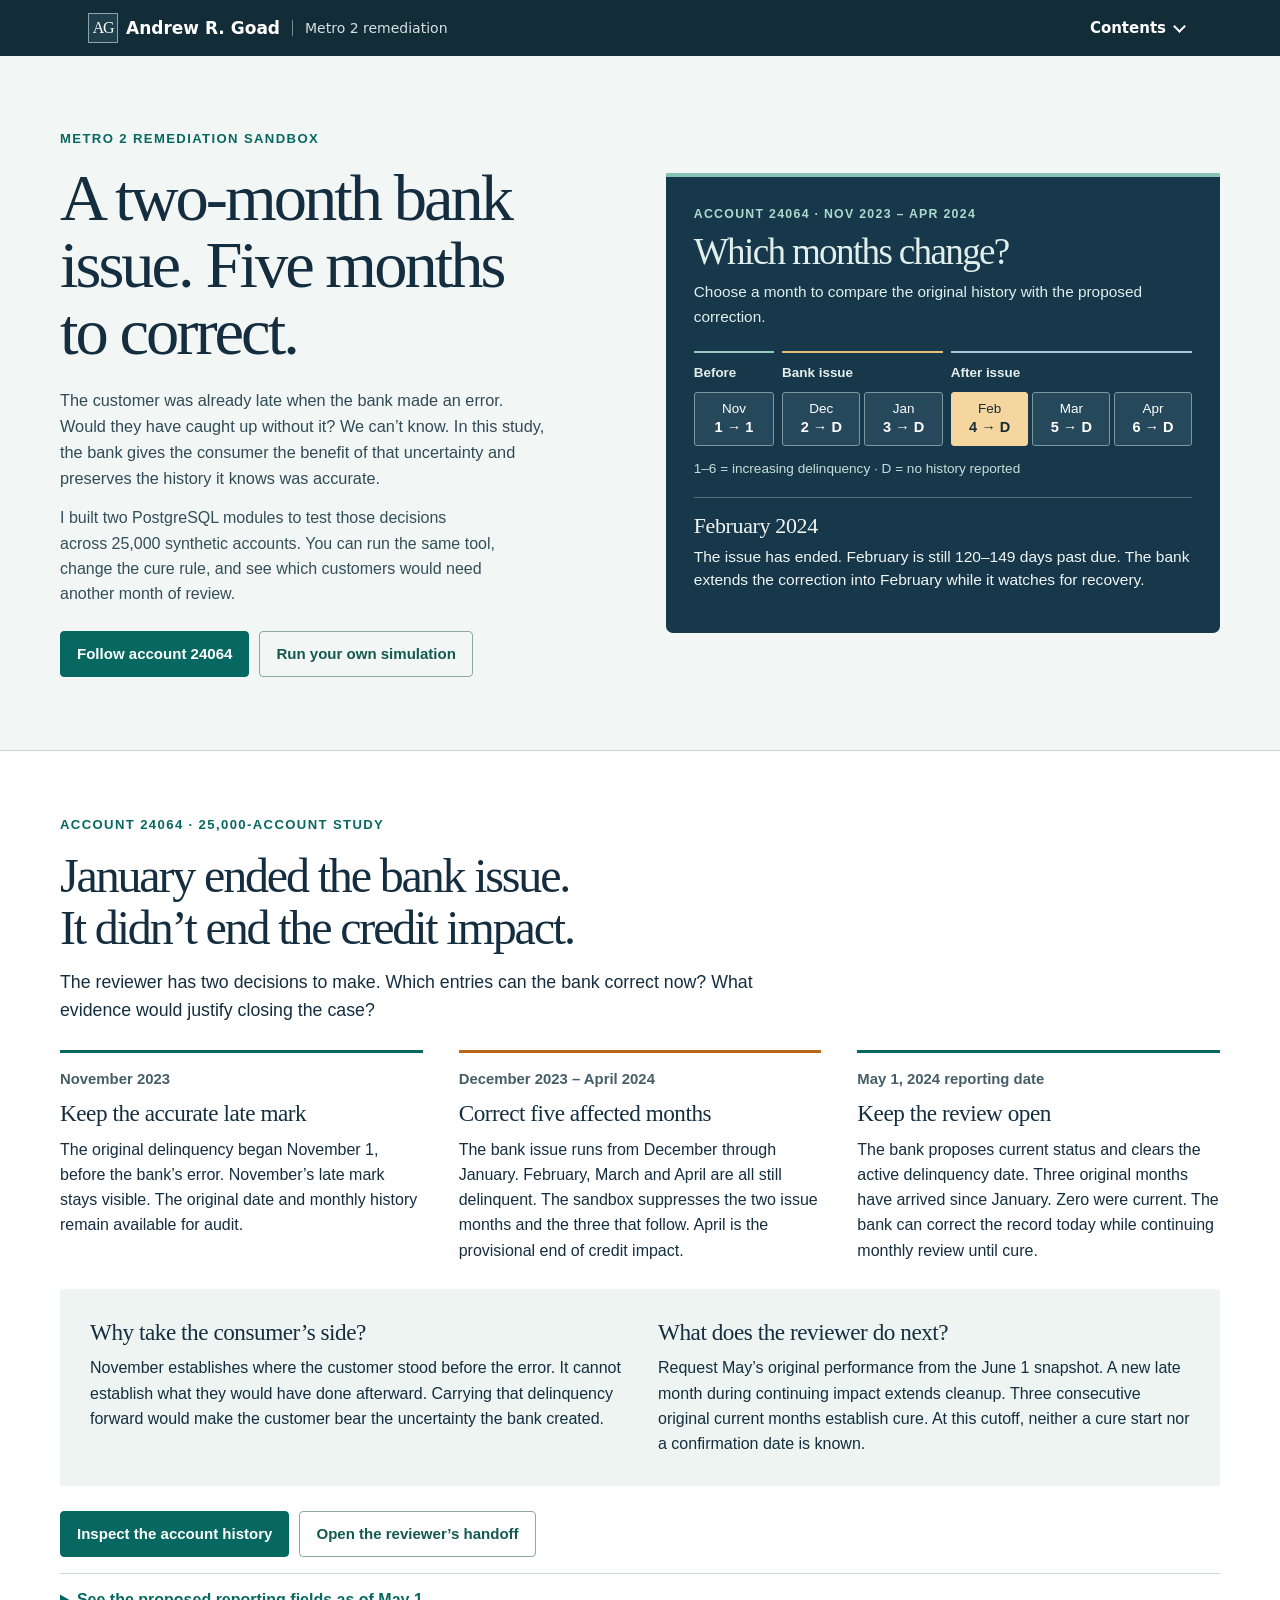
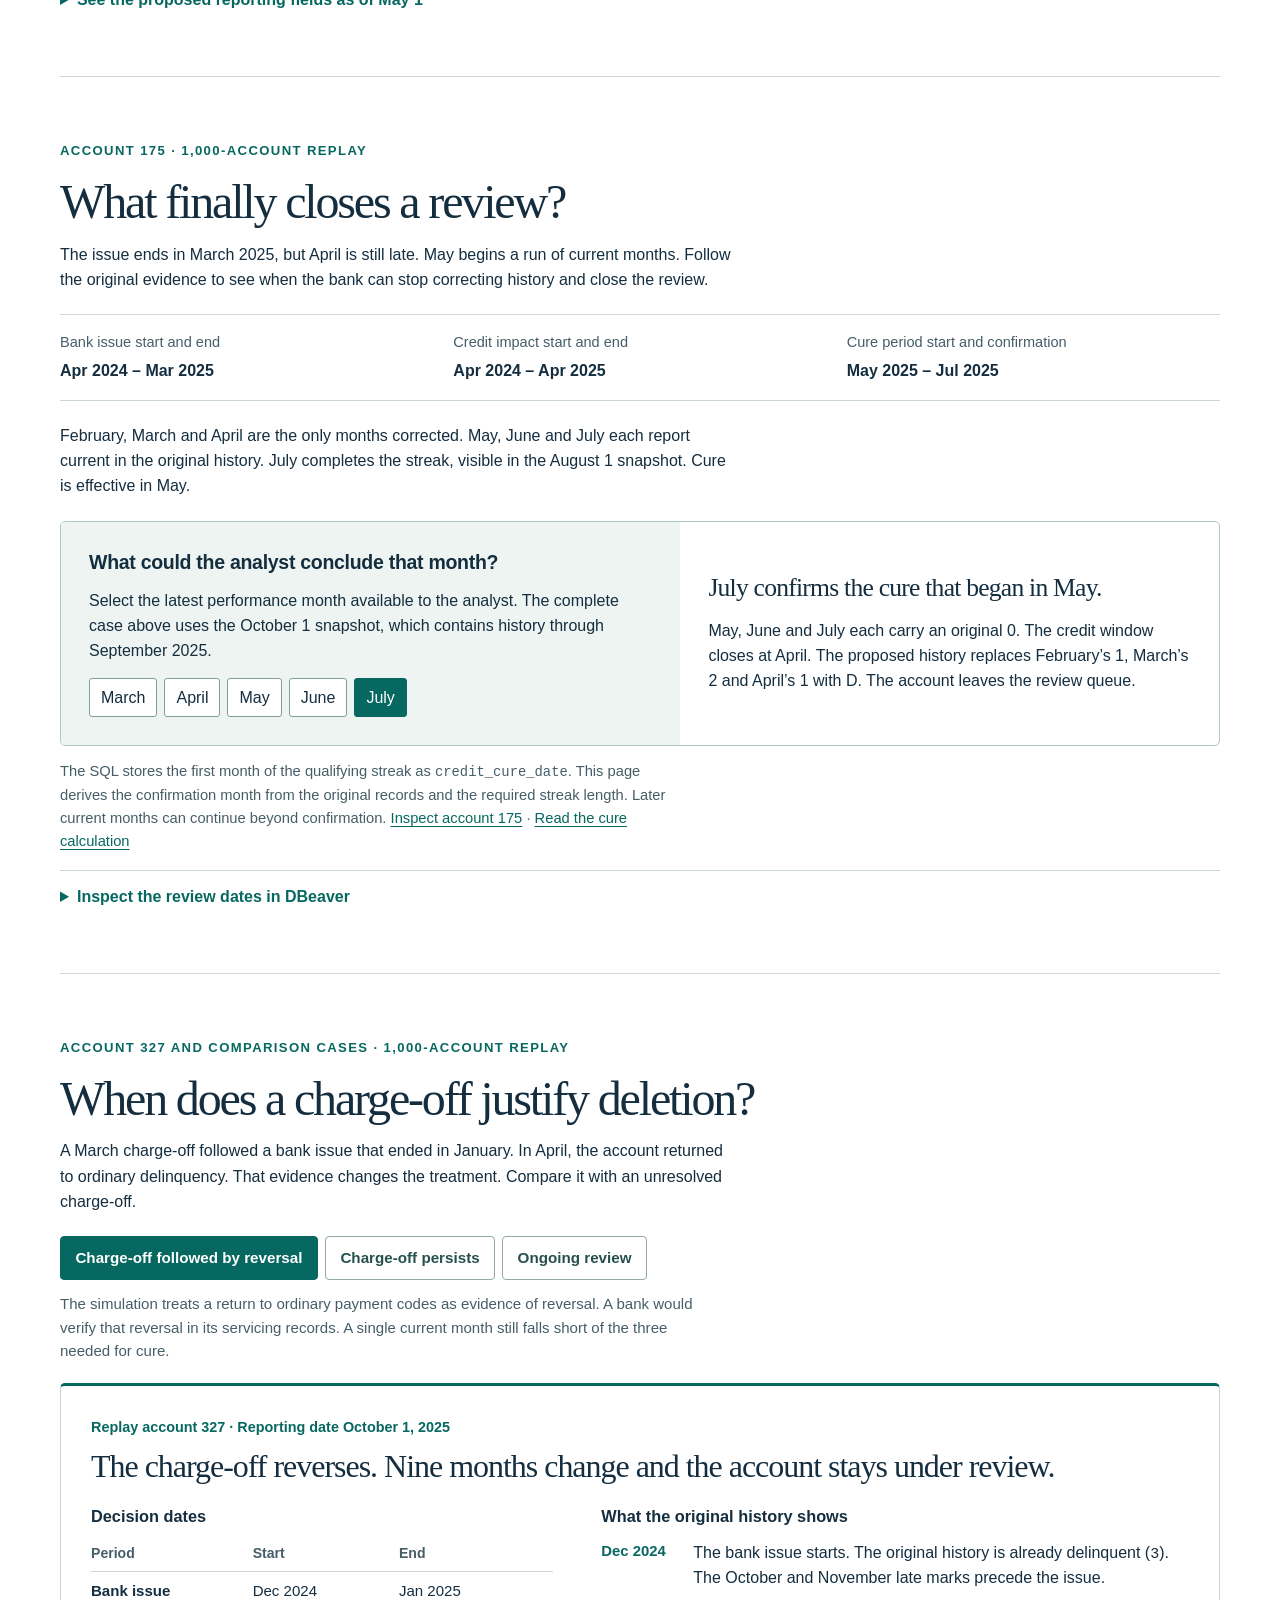
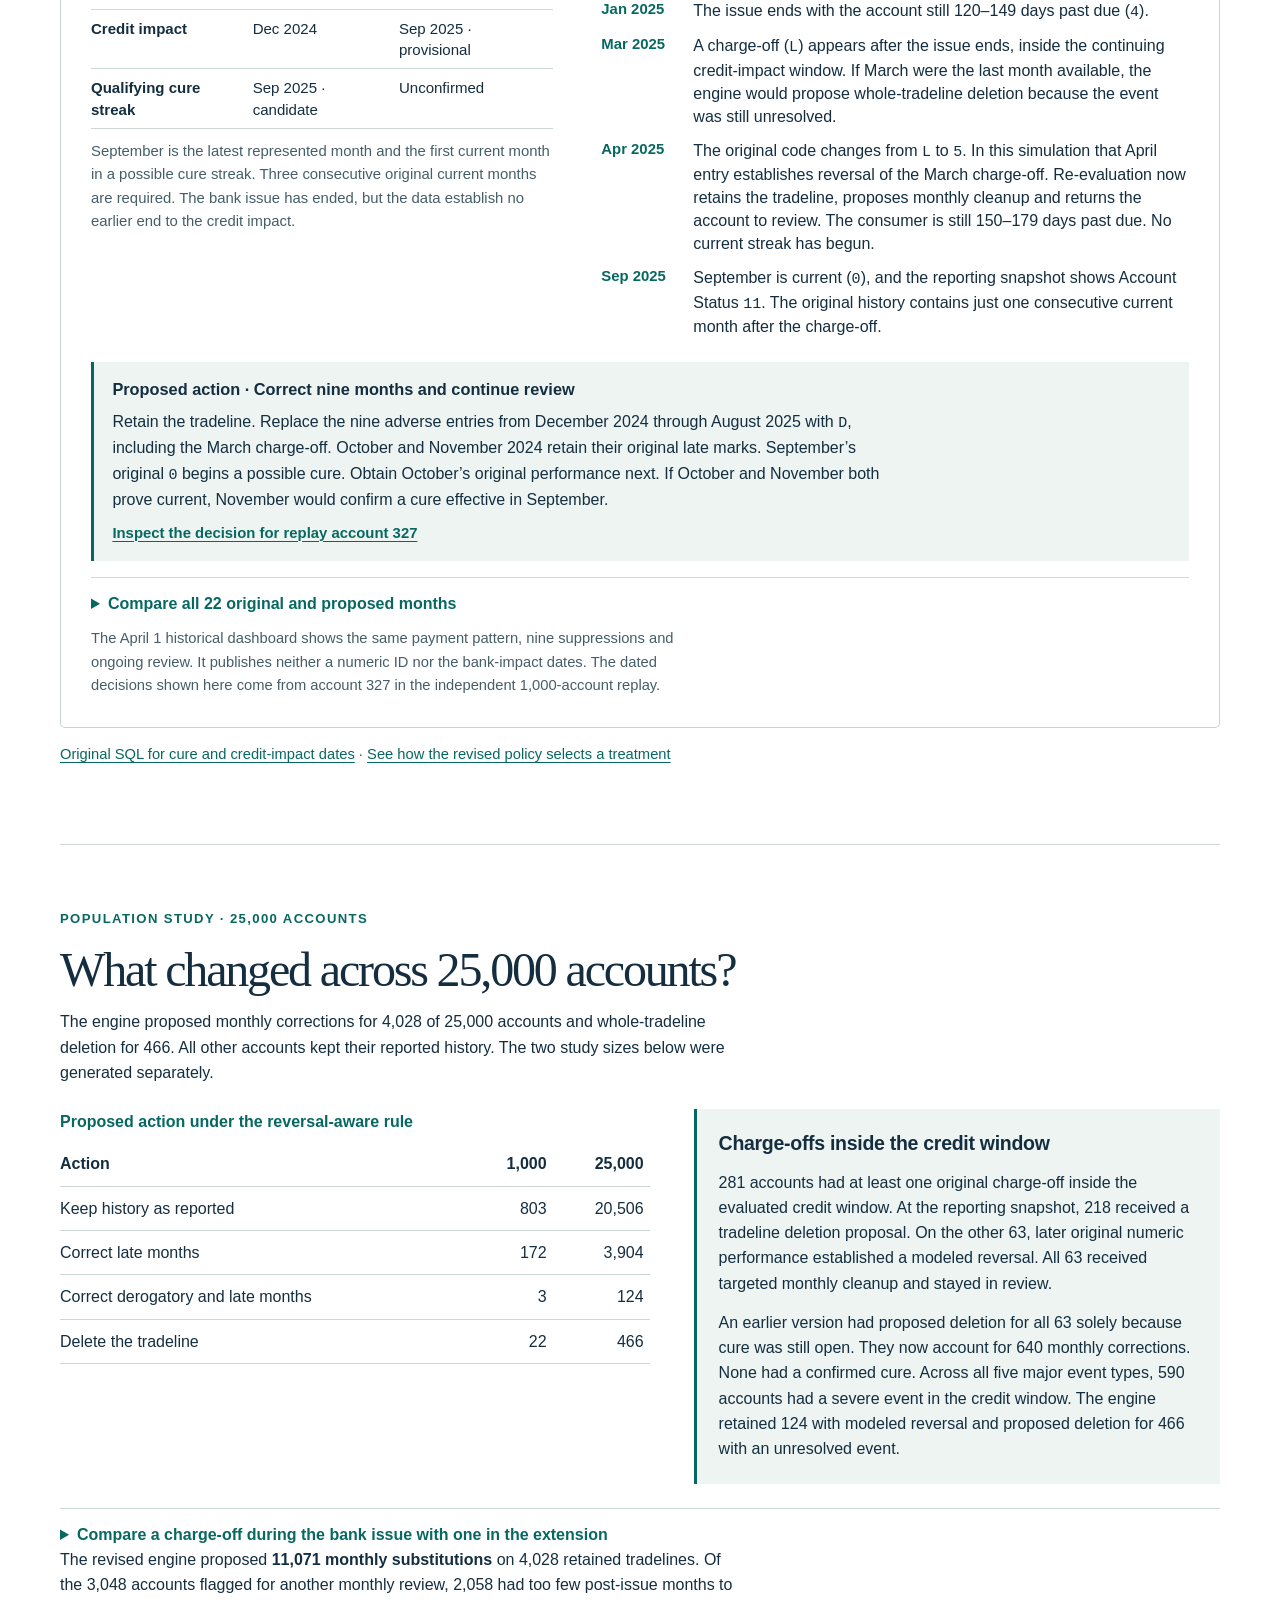
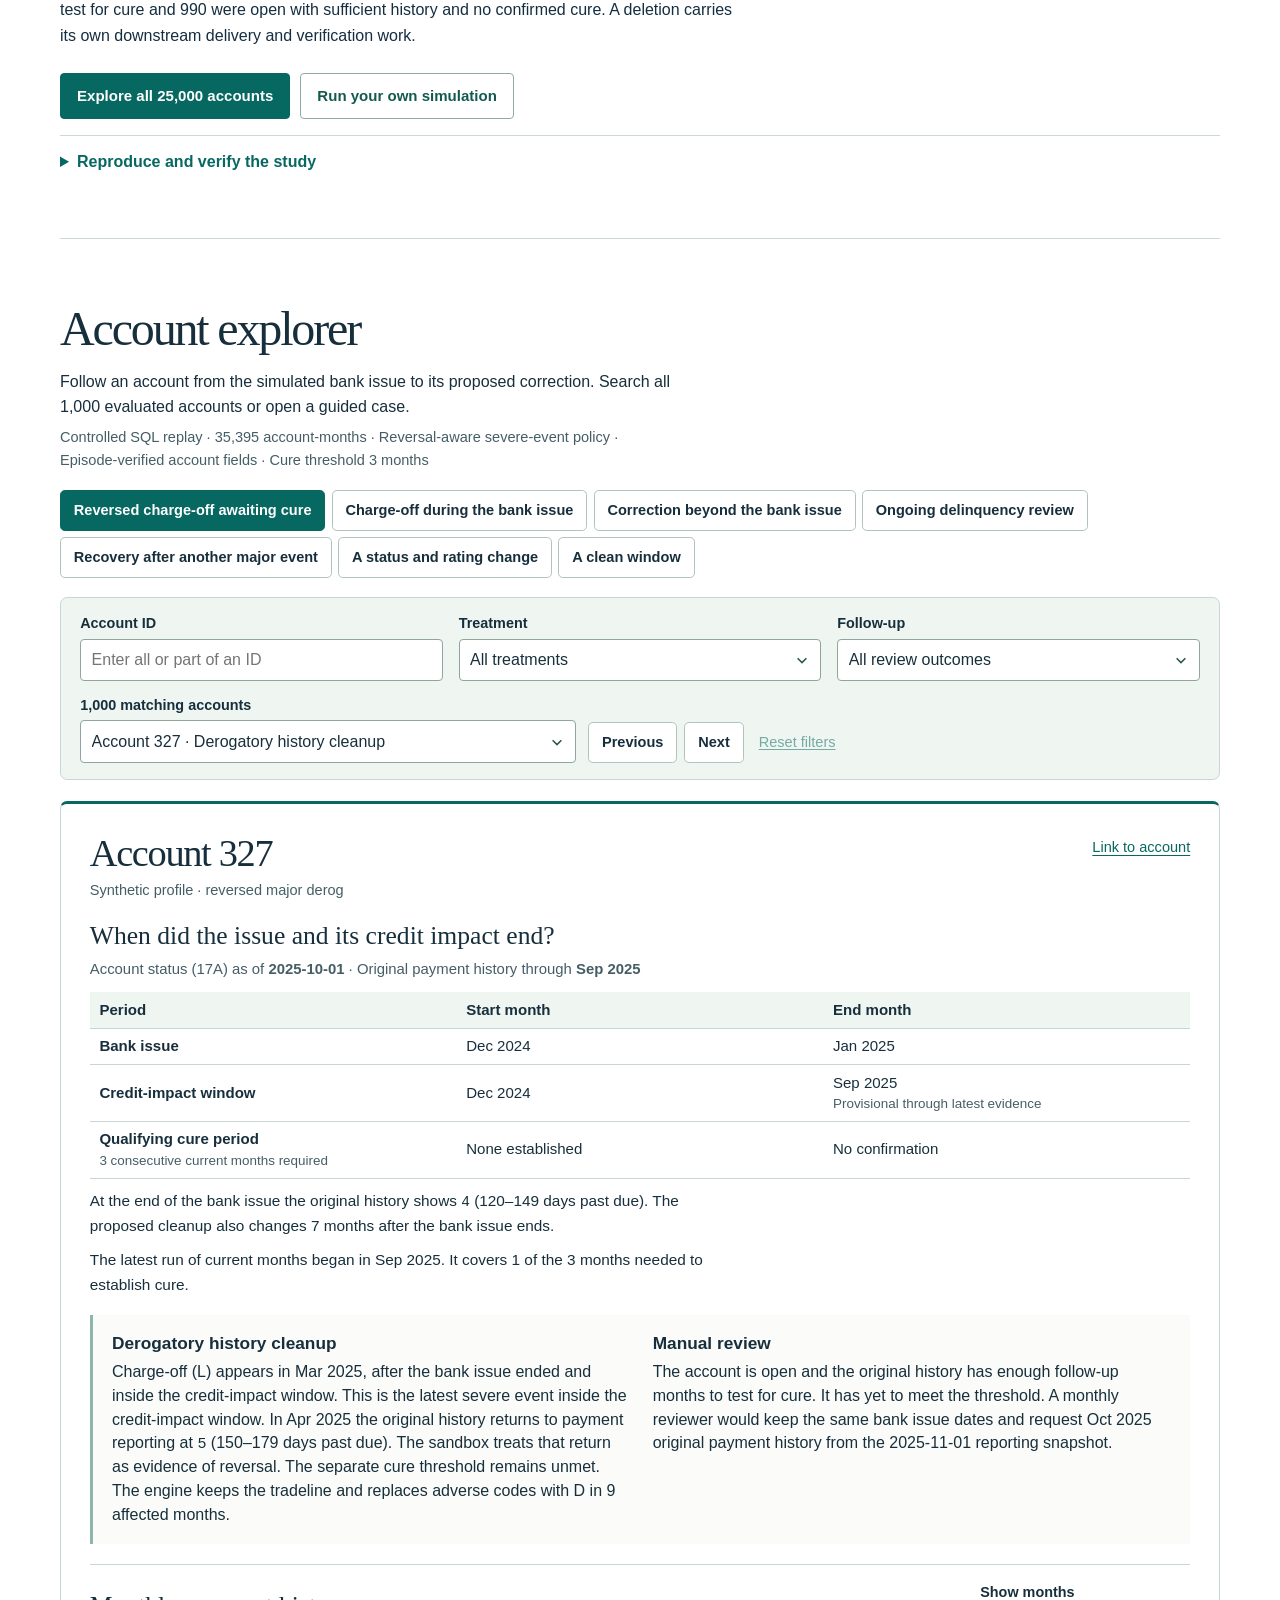
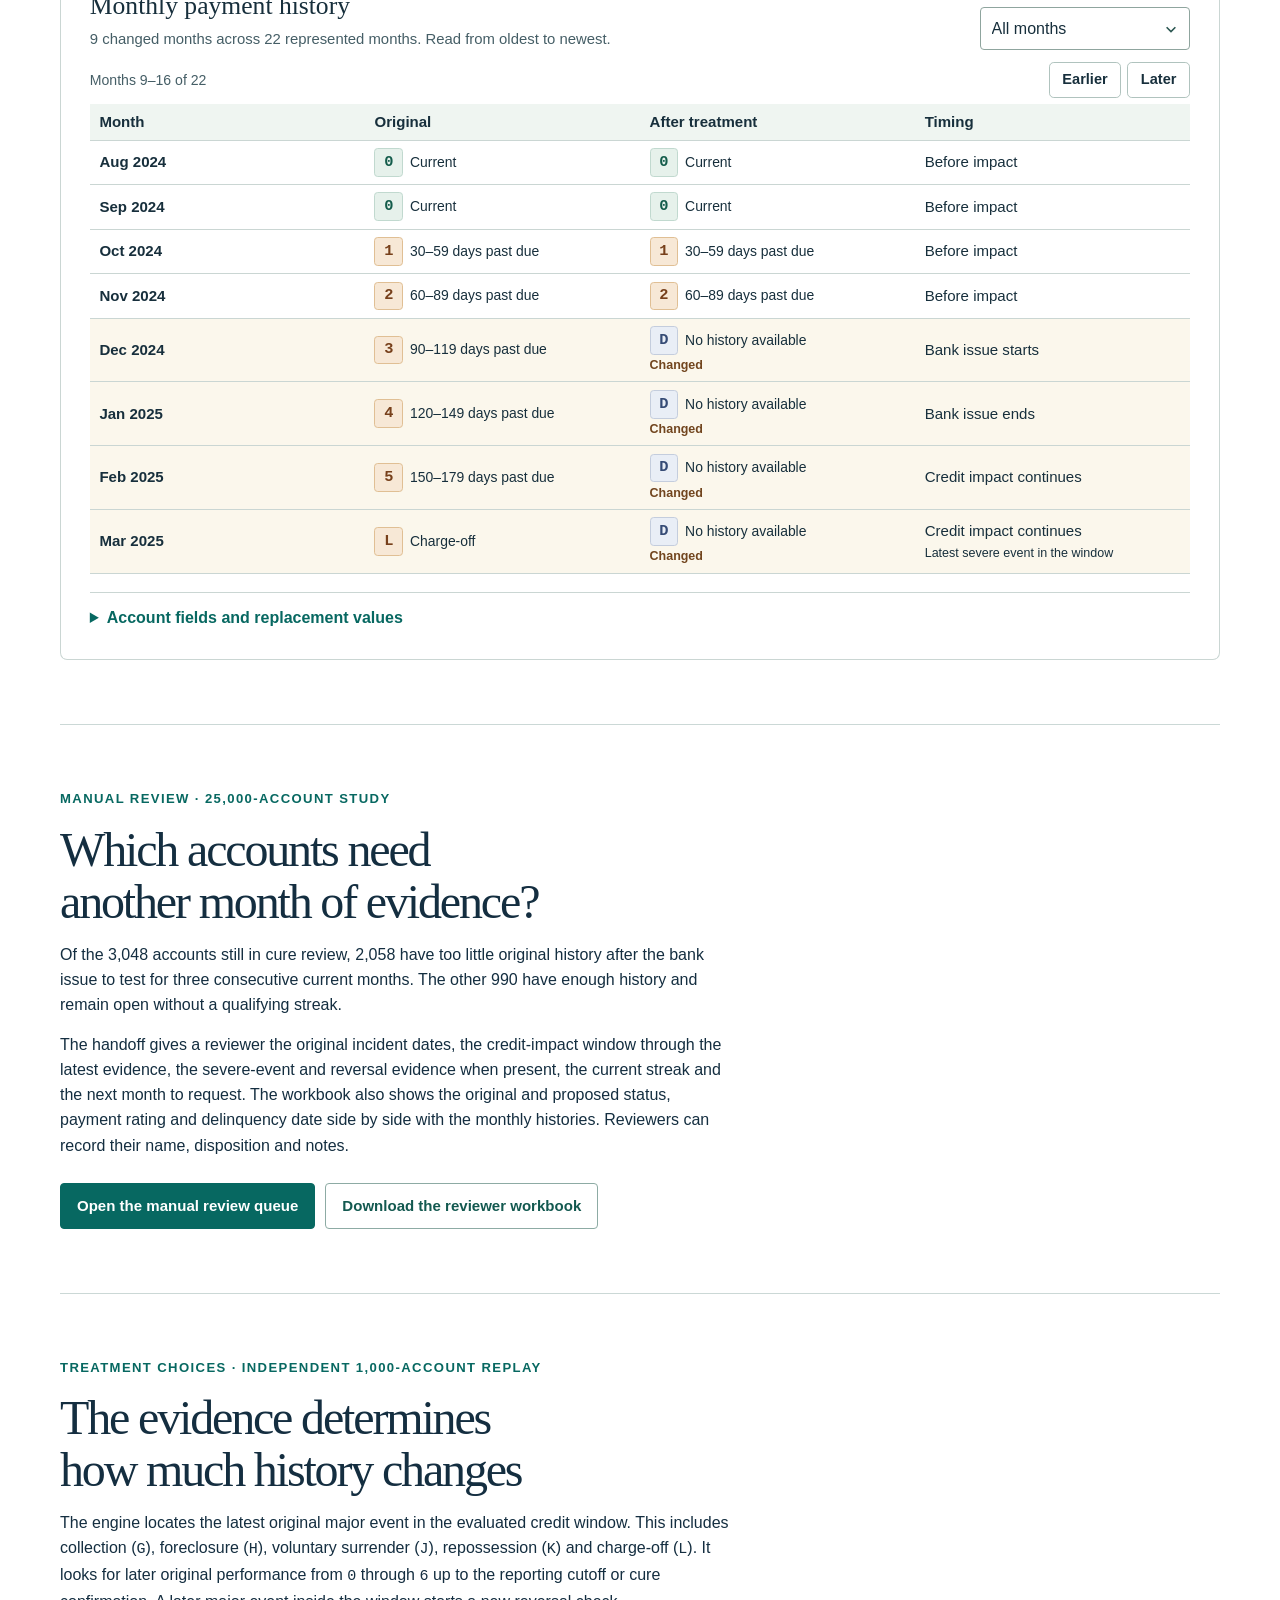
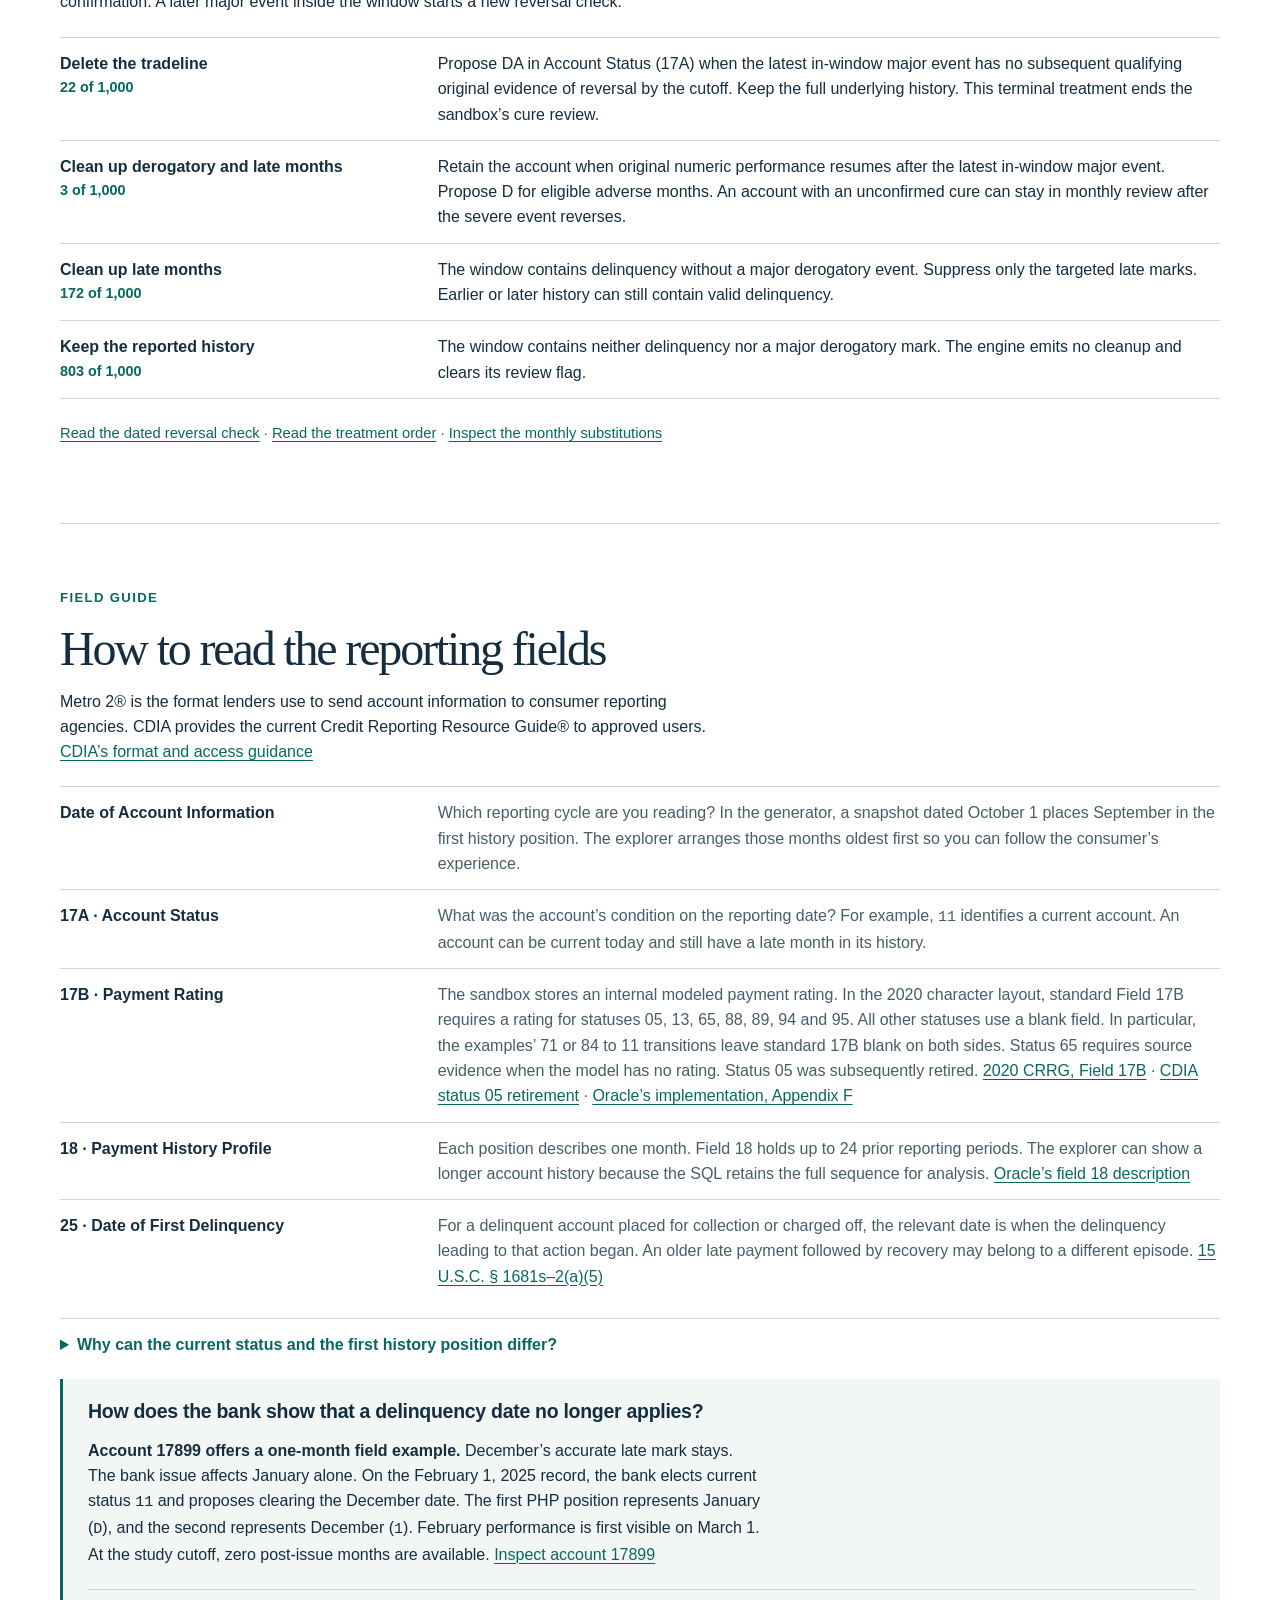
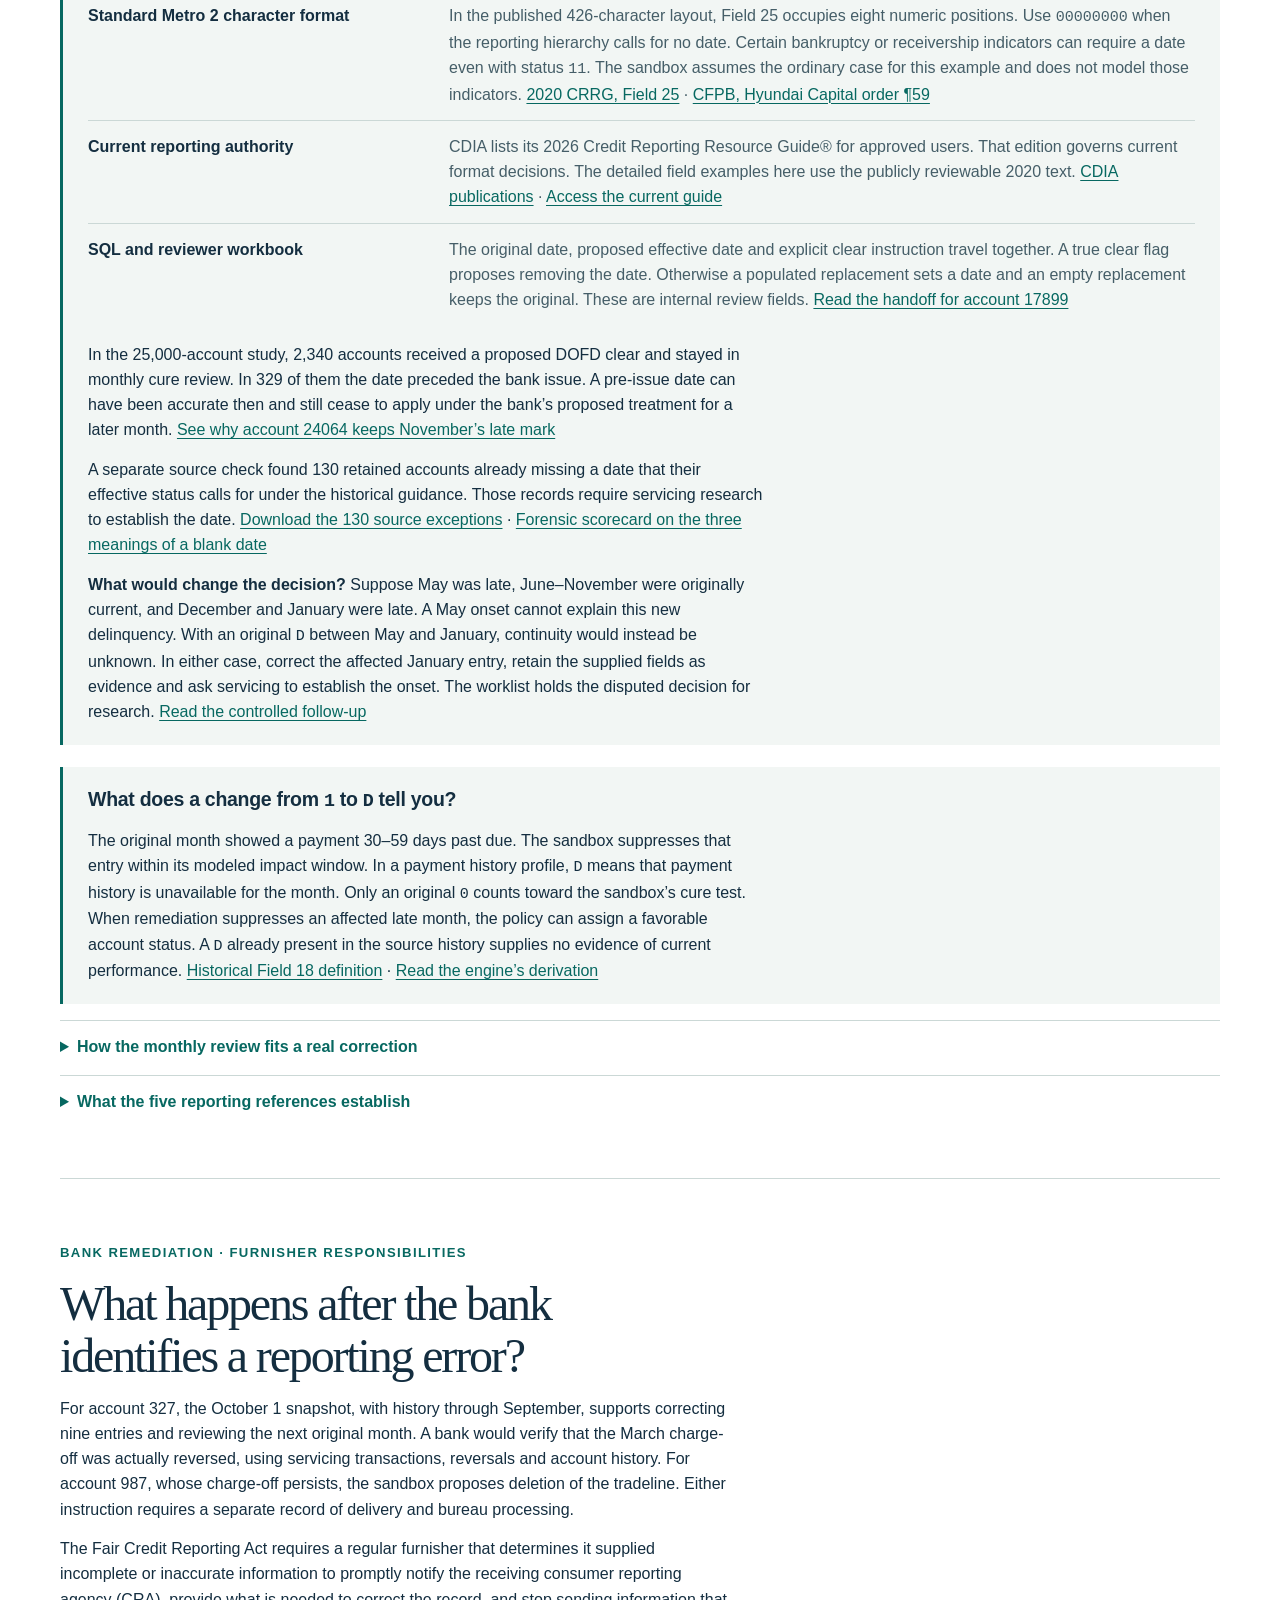
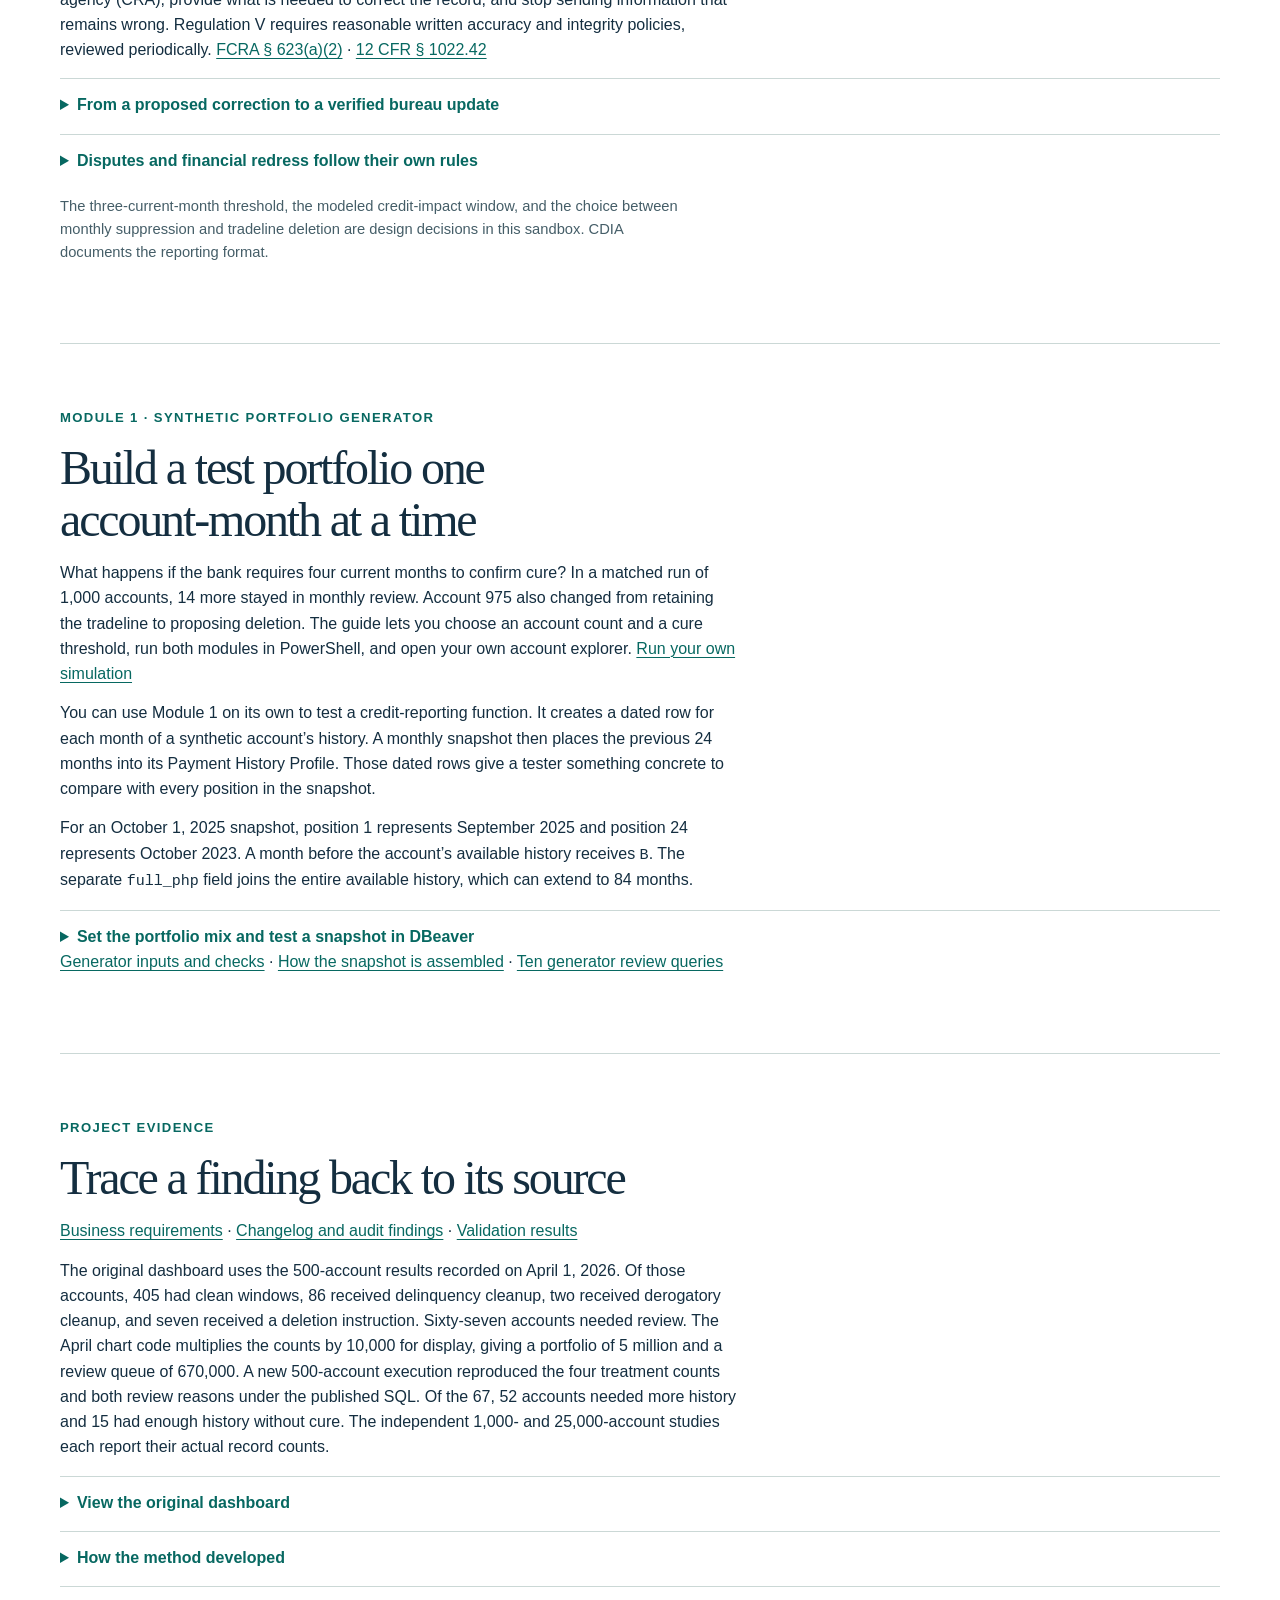
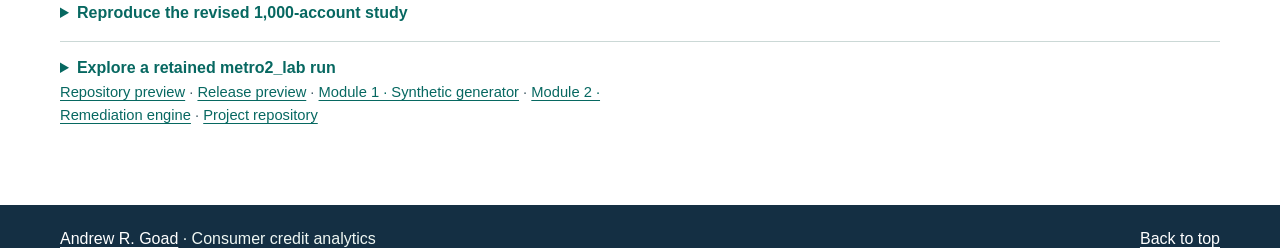
<file: index.html>
<!doctype html>
<html lang="en"><head><meta charset="utf-8"><meta name="viewport" content="width=device-width,initial-scale=1">
<meta name="description" content="A two-month bank issue leads to five proposed credit-history corrections. Explore Andrew Goad’s PostgreSQL study of 25,000 synthetic accounts, the decisions behind each correction, and a PowerShell tool for testing your own strategy.">
<title>Five months to correct · Metro 2 Remediation Sandbox</title>
<link rel="stylesheet" href="history.css"><link rel="stylesheet" href="style.css"><link rel="stylesheet" href="explorer.css">
</head><body id="top"><a class="skip" href="#consumer-decision">Skip to the case</a>
<header class="portfolio-bar">
  <div class="portfolio-row">
    <a class="portfolio-brand" href="#top"><span class="portfolio-monogram" aria-hidden="true">AG</span>Andrew R. Goad<span class="portfolio-project">Metro 2 remediation</span></a>
    <details class="portfolio-contents" id="portfolio-contents">
      <summary>Contents</summary>
      <nav aria-label="Study contents">
        <a href="#consumer-decision">Opening case · Account 24064</a>
        <a href="#cure">Confirmed cure</a>
        <a href="#dashboard-case">Charge-off reversal</a>
        <a href="#scale-study">Portfolio results</a>
        <a href="#explorer">Account explorer</a>
        <a href="#manual-handoff">Monthly review</a>
        <a href="#treatments">Treatment choices</a>
        <a href="#guidance">Reporting field guide</a>
        <a href="#bank-remediation">Furnisher responsibilities</a>
        <a href="#generator">Synthetic portfolio generator</a>
        <a href="#evidence">Code and evidence</a>
        <a class="portfolio-tool" href="run.html">Run your own simulation</a>
        <a href="manual-review/index.html">Manual review queue</a>
        <a href="https://github.com/andrew-goad/metro2-remediation-sandbox">GitHub repository</a>
      </nav>
    </details>
  </div>
</header>
<main><aside class="loaded-cohort" id="retained-route" hidden><div class="wrap">
<strong id="ex-cohort"></strong><p>The Account explorer on this page reads your exported data. The featured cases and the 25,000-account queue use published study data.</p>
<a href="#explorer">Explore the loaded accounts</a> · <a href="scale/index.html">Open the separate 25,000-account example</a>
</div></aside><div class="mast"><div class="wrap hero">
<div class="opening"><p class="eyebrow">Metro 2 Remediation Sandbox</p><h1>A two-month bank issue. Five months to correct.</h1>
<p class="deck">The customer was already late when the bank made an error. Would they have caught up without it? We can’t know. In this study, the bank gives the consumer the benefit of that uncertainty and preserves the history it knows was accurate.</p>
<p class="hero-position">I built two PostgreSQL modules to test those decisions across 25,000 synthetic accounts. You can run the same tool, change the cure rule, and see which customers would need another month of review.</p>
<div class="actions"><a class="button primary" href="#consumer-decision">Follow account 24064</a><a class="button secondary" href="run.html">Run your own simulation</a></div></div>
<figure class="lead-trace" aria-labelledby="trace-title"><figcaption><p class="plot-kicker">Account 24064 · Nov 2023 – Apr 2024</p><h2 id="trace-title">Which months change?</h2><p>Choose a month to compare the original history with the proposed correction.</p></figcaption>
<div class="trace-grid"><div class="trace-group"><span class="trace-phase">Before</span><div class="trace-buttons"><button type="button" aria-controls="lead-month-detail" aria-pressed="false" aria-label="November 2023, 1 to 1" data-date="November 2023" data-why="November predates the bank issue. The customer was 30–59 days late. That accurate entry stays in the proposed history."><span>Nov</span><strong>1 → 1</strong></button></div></div><div class="trace-group"><span class="trace-phase">Bank issue</span><div class="trace-buttons"><button type="button" aria-controls="lead-month-detail" aria-pressed="false" aria-label="December 2023, 2 to D" data-date="December 2023" data-why="The issue begins. The original record shows 60–89 days past due. The bank proposes suppressing this affected month."><span>Dec</span><strong>2 → D</strong></button><button type="button" aria-controls="lead-month-detail" aria-pressed="false" aria-label="January 2024, 3 to D" data-date="January 2024" data-why="The issue ends while the original record shows 90–119 days past due. January is corrected. The case stays open for evidence after the issue."><span>Jan</span><strong>3 → D</strong></button></div></div><div class="trace-group"><span class="trace-phase">After issue</span><div class="trace-buttons"><button type="button" aria-controls="lead-month-detail" aria-pressed="true" aria-label="February 2024, 4 to D" data-date="February 2024" data-why="The issue has ended. February is still 120–149 days past due. The bank extends the correction into February while it watches for recovery."><span>Feb</span><strong>4 → D</strong></button><button type="button" aria-controls="lead-month-detail" aria-pressed="false" aria-label="March 2024, 5 to D" data-date="March 2024" data-why="March is 150–179 days past due. The credit impact continues, so the bank corrects March and checks the next original month."><span>Mar</span><strong>5 → D</strong></button><button type="button" aria-controls="lead-month-detail" aria-pressed="false" aria-label="April 2024, 6 to D" data-date="April 2024" data-why="April reaches 180 or more days past due. Three months have passed since the issue ended. All three were late. The next review needs May’s original performance."><span>Apr</span><strong>6 → D</strong></button></div></div></div>
<p class="trace-key">1–6 = increasing delinquency · D = no history reported</p>
<div class="trace-detail" id="lead-month-detail" aria-live="polite" aria-atomic="true"><h3>February 2024</h3><p>The issue has ended. February is still 120–149 days past due. The bank extends the correction into February while it watches for recovery.</p></div></figure></div></div>
<div class="paper wrap">
<section id="consumer-decision" class="lead-case" aria-labelledby="decision-title">
<header><p class="eyebrow">Account 24064 · 25,000-account study</p>
<h2 id="decision-title">January ended the bank issue. It didn’t end the credit impact.</h2>
<p class="lead-intro">The reviewer has two decisions to make. Which entries can the bank correct now? What evidence would justify closing the case?</p></header>
<div class="decision-months">
<article><p class="month-label">November 2023</p><h3>Keep the accurate late mark</h3><p>The original delinquency began November 1, before the bank’s error. November’s late mark stays visible. The original date and monthly history remain available for audit.</p></article>
<article><p class="month-label">December 2023 – April 2024</p><h3>Correct five affected months</h3><p>The bank issue runs from December through January. February, March and April are all still delinquent. The sandbox suppresses the two issue months and the three that follow. April is the provisional end of credit impact.</p></article>
<article><p class="month-label">May 1, 2024 reporting date</p><h3>Keep the review open</h3><p>The bank proposes current status and clears the active delinquency date. Three original months have arrived since January. Zero were current. The bank can correct the record today while continuing monthly review until cure.</p></article>
</div>
<div class="decision-followup"><div><h3>Why take the consumer’s side?</h3><p>November establishes where the customer stood before the error. It cannot establish what they would have done afterward. Carrying that delinquency forward would make the customer bear the uncertainty the bank created.</p></div>
<div><h3>What does the reviewer do next?</h3><p>Request May’s original performance from the June 1 snapshot. A new late month during continuing impact extends cleanup. Three consecutive original current months establish cure. At this cutoff, neither a cure start nor a confirmation date is known.</p></div></div>
<div class="actions"><a class="button primary" href="scale/index.html#account=24064">Inspect the account history</a><a class="button secondary" href="manual-review/index.html#account=24064">Open the reviewer’s handoff</a></div>
<details><summary>See the proposed reporting fields as of May 1</summary><p>Account Status (17A) changes from <code>84</code> to <code>11</code>. The original November 1, 2023 date of first delinquency is explicitly cleared from the proposed record. In the payment history profile (PHP), April is the first position. The first five monthly entries change from <code>65432</code> to <code>DDDDD</code>. The sixth, November’s <code>1</code>, stays. The elected status and the three-month cure threshold are sandbox policy. <a href="#reporting-clock">How the reporting date relates to payment history</a></p></details>
</section>
<section id="cure" aria-labelledby="cure-title">
  <p class="eyebrow" id="worked-account-175">Account 175 · 1,000-account replay</p>
  <h2 id="cure-title">What finally closes a review?</h2>
  <p>The issue ends in March 2025, but April is still late. May begins a run of current months. Follow the original evidence to see when the bank can stop correcting history and close the review.</p>
  <dl class="cure-dates" aria-label="Account 175 dates at the October 2025 reporting snapshot">
    <div><dt>Bank issue start and end</dt><dd>Apr 2024 – Mar 2025</dd></div>
    <div><dt>Credit impact start and end</dt><dd>Apr 2024 – Apr 2025</dd></div>
    <div><dt>Cure period start and confirmation</dt><dd>May 2025 – Jul 2025</dd></div>
  </dl>
  <p>February, March and April are the only months corrected. May, June and July each report current in the original history. July completes the streak, visible in the August 1 snapshot. Cure is effective in May.</p>
  <div class="methodbox"><div class="simulation">
    <h3>What could the analyst conclude that month?</h3>
    <p>Select the latest performance month available to the analyst. The complete case above uses the October 1 snapshot, which contains history through September 2025.</p>
    <div class="month-row" role="group" aria-label="Latest available performance month in 2025">
      <button type="button" data-month="0" aria-pressed="false">March</button><button type="button" data-month="1" aria-pressed="false">April</button><button type="button" data-month="2" aria-pressed="false">May</button><button type="button" data-month="3" aria-pressed="false">June</button><button type="button" data-month="4" aria-pressed="true">July</button>
    </div></div>
    <div class="methodreading" aria-live="polite" aria-atomic="true"><h3 id="cure-label">July confirms the cure that began in May.</h3><p id="cure-description">May, June and July each carry an original 0. The credit window closes at April. The proposed history replaces February’s 1, March’s 2 and April’s 1 with D. The account leaves the review queue.</p></div>
  </div>
  <p class="source">The SQL stores the first month of the qualifying streak as <code>credit_cure_date</code>. This page derives the confirmation month from the original records and the required streak length. Later current months can continue beyond confirmation. <a data-replay-link hidden href="#account=175">Inspect account 175</a> · <a href="code/engine.html#L802">Read the cure calculation</a></p>
  <details><summary>Inspect the review dates in DBeaver</summary><p>This read-only query shows the incident dates, the working credit window and the latest month available to the analyst.</p>
  <pre><code>SELECT account, impact_start_date, impact_end_date,
       credit_impact_start_date, credit_impact_end_date,
       credit_cure_date, cure_consecutive_months_required,
       php_left_byte_date AS latest_performance_month,
       post_impact_month_count, remediation_treatment, manual_review_reason
FROM module2.metro2_remediation_window_eval
WHERE manual_review_flag = 1
ORDER BY latest_performance_month, account;</code></pre>
  <p>A fresh study generates a financial-impact interval for each account. For a follow-up on the same accounts in the same database, use the documented monthly rerun mode after adding original reporting months. It keeps the financial-impact dates from the prior run while recalculating reversal, cure and treatment. See the guide in the <a href="downloads/Metro2_PowerShell_Study.zip">PowerShell study kit</a>. <a href="code/engine.html#L480">Fixed-date follow-up controls</a> · <a href="code/engine.html#L583">Incident inputs</a> · <a href="code/engine.html#L1014">Review dispositions</a></p></details>
</section>
<section id="dashboard-case" class="worked-cases" aria-labelledby="worked-title">
<header id="case"><p class="eyebrow">Account 327 and comparison cases · 1,000-account replay</p>
<h2 id="worked-title">When does a charge-off justify deletion?</h2>
<p>A March charge-off followed a bank issue that ended in January. In April, the account returned to ordinary delinquency. That evidence changes the treatment. Compare it with an unresolved charge-off.</p></header>
<div class="wc-switch" role="group" aria-label="Choose a worked account" hidden>
  <button type="button" aria-controls="worked-account-327" aria-pressed="true">Charge-off followed by reversal</button>
  <button type="button" aria-controls="worked-account-987" aria-pressed="false">Charge-off persists</button>

<button type="button" aria-pressed="false" aria-controls="worked-account-958">Ongoing review</button></div>
<p class="wc-key">The simulation treats a return to ordinary payment codes as evidence of reversal. A bank would verify that reversal in its servicing records. A single current month still falls short of the three needed for cure.</p>
<article class="wc-record" id="worked-account-327" aria-labelledby="worked-heading-327">
  <header><p class="wc-source">Replay account 327 · Reporting date October 1, 2025</p>
    <h3 id="worked-heading-327">The charge-off reverses. Nine months change and the account stays under review.</h3></header>
  <div class="wc-layout">
    <div class="wc-dates">
      <table><caption>Decision dates</caption>
        <thead><tr><th scope="col">Period</th><th scope="col">Start</th><th scope="col">End</th></tr></thead>
        <tbody><tr><th scope="row">Bank issue</th><td><time datetime="2024-12-01">Dec 2024</time></td><td><time datetime="2025-01-01">Jan 2025</time></td></tr>
<tr><th scope="row">Credit impact</th><td><time datetime="2024-12-01">Dec 2024</time></td><td><time datetime="2025-09-01">Sep 2025</time> · provisional</td></tr>
<tr><th scope="row">Qualifying cure streak</th><td>Sep 2025 · candidate</td><td>Unconfirmed</td></tr></tbody>
      </table>
      <p>September is the latest represented month and the first current month in a possible cure streak. Three consecutive original current months are required. The bank issue has ended, but the data establish no earlier end to the credit impact.</p>
    </div>
    <div class="wc-sequence"><h4>What the original history shows</h4><ol><li><span class="wc-date"><time datetime="2024-12-01">Dec 2024</time></span><span>The bank issue starts. The original history is already delinquent (<code>3</code>). The October and November late marks precede the issue.</span></li>
<li><span class="wc-date"><time datetime="2025-01-01">Jan 2025</time></span><span>The issue ends with the account still 120–149 days past due (<code>4</code>).</span></li>
<li><span class="wc-date"><time datetime="2025-03-01">Mar 2025</time></span><span>A charge-off (<code>L</code>) appears after the issue ends, inside the continuing credit-impact window. If March were the last month available, the engine would propose whole-tradeline deletion because the event was still unresolved.</span></li>
<li><span class="wc-date"><time datetime="2025-04-01">Apr 2025</time></span><span>The original code changes from <code>L</code> to <code>5</code>. In this simulation that April entry establishes reversal of the March charge-off. Re-evaluation now retains the tradeline, proposes monthly cleanup and returns the account to review. The consumer is still 150–179 days past due. No current streak has begun.</span></li>
<li><span class="wc-date"><time datetime="2025-09-01">Sep 2025</time></span><span>September is current (<code>0</code>), and the reporting snapshot shows Account Status <code>11</code>. The original history contains just one consecutive current month after the charge-off.</span></li></ol></div>
  </div>
  <div class="wc-result"><h4>Proposed action · Correct nine months and continue review</h4>
<p>Retain the tradeline. Replace the nine adverse entries from December 2024 through August 2025 with <code>D</code>, including the March charge-off. October and November 2024 retain their original late marks. September’s original <code>0</code> begins a possible cure. Obtain October’s original performance next. If October and November both prove current, November would confirm a cure effective in September.</p>
<a data-replay-link href="#account=327" hidden>Inspect the decision for replay account 327</a></div><details class="wc-history"><summary>Compare all 22 original and proposed months</summary><p class="wc-instructions">Each cell shows the original and proposed monthly codes. Select a month to see its place in the bank issue, reversal or cure review.</p><div class="wc-month-reader"><div><div class="wc-month-group" role="group" aria-label="Before the bank issue"><h5>Before the bank issue</h5><div class="wc-months"><button type="button" aria-pressed="false" aria-controls="case327-reading" aria-label="December 2023, original 0 · Current, proposed 0 · Current" data-label="December 2023" data-original="0 · Current" data-proposed="0 · Current" data-why="This month precedes the bank issue. The proposed history retains the original 0."><span>Dec 2023</span><b>0 → 0</b></button><button type="button" aria-pressed="false" aria-controls="case327-reading" aria-label="January 2024, original 0 · Current, proposed 0 · Current" data-label="January 2024" data-original="0 · Current" data-proposed="0 · Current" data-why="This month precedes the bank issue. The proposed history retains the original 0."><span>Jan 2024</span><b>0 → 0</b></button><button type="button" aria-pressed="false" aria-controls="case327-reading" aria-label="February 2024, original 0 · Current, proposed 0 · Current" data-label="February 2024" data-original="0 · Current" data-proposed="0 · Current" data-why="This month precedes the bank issue. The proposed history retains the original 0."><span>Feb 2024</span><b>0 → 0</b></button><button type="button" aria-pressed="false" aria-controls="case327-reading" aria-label="March 2024, original 0 · Current, proposed 0 · Current" data-label="March 2024" data-original="0 · Current" data-proposed="0 · Current" data-why="This month precedes the bank issue. The proposed history retains the original 0."><span>Mar 2024</span><b>0 → 0</b></button><button type="button" aria-pressed="false" aria-controls="case327-reading" aria-label="April 2024, original 0 · Current, proposed 0 · Current" data-label="April 2024" data-original="0 · Current" data-proposed="0 · Current" data-why="This month precedes the bank issue. The proposed history retains the original 0."><span>Apr 2024</span><b>0 → 0</b></button><button type="button" aria-pressed="false" aria-controls="case327-reading" aria-label="May 2024, original 0 · Current, proposed 0 · Current" data-label="May 2024" data-original="0 · Current" data-proposed="0 · Current" data-why="This month precedes the bank issue. The proposed history retains the original 0."><span>May 2024</span><b>0 → 0</b></button><button type="button" aria-pressed="false" aria-controls="case327-reading" aria-label="June 2024, original 0 · Current, proposed 0 · Current" data-label="June 2024" data-original="0 · Current" data-proposed="0 · Current" data-why="This month precedes the bank issue. The proposed history retains the original 0."><span>Jun 2024</span><b>0 → 0</b></button><button type="button" aria-pressed="false" aria-controls="case327-reading" aria-label="July 2024, original 0 · Current, proposed 0 · Current" data-label="July 2024" data-original="0 · Current" data-proposed="0 · Current" data-why="This month precedes the bank issue. The proposed history retains the original 0."><span>Jul 2024</span><b>0 → 0</b></button><button type="button" aria-pressed="false" aria-controls="case327-reading" aria-label="August 2024, original 0 · Current, proposed 0 · Current" data-label="August 2024" data-original="0 · Current" data-proposed="0 · Current" data-why="This month precedes the bank issue. The proposed history retains the original 0."><span>Aug 2024</span><b>0 → 0</b></button><button type="button" aria-pressed="false" aria-controls="case327-reading" aria-label="September 2024, original 0 · Current, proposed 0 · Current" data-label="September 2024" data-original="0 · Current" data-proposed="0 · Current" data-why="This month precedes the bank issue. The proposed history retains the original 0."><span>Sep 2024</span><b>0 → 0</b></button><button type="button" aria-pressed="false" aria-controls="case327-reading" aria-label="October 2024, original 1 · 30–59 days past due, proposed 1 · 30–59 days past due" data-label="October 2024" data-original="1 · 30–59 days past due" data-proposed="1 · 30–59 days past due" data-why="This month precedes the bank issue. The proposed history retains the original 1."><span>Oct 2024</span><b>1 → 1</b></button><button type="button" aria-pressed="false" aria-controls="case327-reading" aria-label="November 2024, original 2 · 60–89 days past due, proposed 2 · 60–89 days past due" data-label="November 2024" data-original="2 · 60–89 days past due" data-proposed="2 · 60–89 days past due" data-why="This month precedes the bank issue. The proposed history retains the original 2."><span>Nov 2024</span><b>2 → 2</b></button></div></div><div class="wc-month-group" role="group" aria-label="During the bank issue"><h5>During the bank issue</h5><div class="wc-months"><button type="button" aria-pressed="false" aria-controls="case327-reading" aria-label="December 2024, original 3 · 90–119 days past due, proposed D · Payment history unavailable" data-label="December 2024" data-original="3 · 90–119 days past due" data-proposed="D · Payment history unavailable" data-why="The bank issue starts and the original code is 3. December is the first of the nine affected adverse months proposed for suppression."><span>Dec 2024</span><b>3 → D</b></button><button type="button" aria-pressed="false" aria-controls="case327-reading" aria-label="January 2025, original 4 · 120–149 days past due, proposed D · Payment history unavailable" data-label="January 2025" data-original="4 · 120–149 days past due" data-proposed="D · Payment history unavailable" data-why="The bank issue ends with an original 4, or 120–149 days past due. The credit-impact review extends beyond January."><span>Jan 2025</span><b>4 → D</b></button></div></div><div class="wc-month-group" role="group" aria-label="After the bank issue · Credit impact continues"><h5>After the bank issue · Credit impact continues</h5><div class="wc-months"><button type="button" aria-pressed="false" aria-controls="case327-reading" aria-label="February 2025, original 5 · 150–179 days past due, proposed D · Payment history unavailable" data-label="February 2025" data-original="5 · 150–179 days past due" data-proposed="D · Payment history unavailable" data-why="The original month is still delinquent after the bank issue. The sandbox proposes D for this affected reporting month. The cure test uses the original mark."><span>Feb 2025</span><b>5 → D</b></button><button type="button" aria-pressed="true" aria-controls="case327-reading" aria-label="March 2025, original L · Charge-off, proposed D · Payment history unavailable" data-label="March 2025" data-original="L · Charge-off" data-proposed="D · Payment history unavailable" data-why="March’s original charge-off falls in the extended credit-impact window. April’s subsequent original 5 supports reversal in the simulation. At the October 1 snapshot the engine proposes D for March and keeps the tradeline."><span>Mar 2025</span><b>L → D</b></button><button type="button" aria-pressed="false" aria-controls="case327-reading" aria-label="April 2025, original 5 · 150–179 days past due, proposed D · Payment history unavailable" data-label="April 2025" data-original="5 · 150–179 days past due" data-proposed="D · Payment history unavailable" data-why="April’s original 5 is the first numeric performance after March’s charge-off and establishes modeled reversal. At 150–179 days past due the account is still delinquent. April is eligible for suppression and does not start cure."><span>Apr 2025</span><b>5 → D</b></button><button type="button" aria-pressed="false" aria-controls="case327-reading" aria-label="May 2025, original 4 · 120–149 days past due, proposed D · Payment history unavailable" data-label="May 2025" data-original="4 · 120–149 days past due" data-proposed="D · Payment history unavailable" data-why="The original month is still delinquent after the bank issue. The sandbox proposes D for this affected reporting month. The cure test uses the original mark."><span>May 2025</span><b>4 → D</b></button><button type="button" aria-pressed="false" aria-controls="case327-reading" aria-label="June 2025, original 3 · 90–119 days past due, proposed D · Payment history unavailable" data-label="June 2025" data-original="3 · 90–119 days past due" data-proposed="D · Payment history unavailable" data-why="The original month is still delinquent after the bank issue. The sandbox proposes D for this affected reporting month. The cure test uses the original mark."><span>Jun 2025</span><b>3 → D</b></button><button type="button" aria-pressed="false" aria-controls="case327-reading" aria-label="July 2025, original 2 · 60–89 days past due, proposed D · Payment history unavailable" data-label="July 2025" data-original="2 · 60–89 days past due" data-proposed="D · Payment history unavailable" data-why="The original month is still delinquent after the bank issue. The sandbox proposes D for this affected reporting month. The cure test uses the original mark."><span>Jul 2025</span><b>2 → D</b></button><button type="button" aria-pressed="false" aria-controls="case327-reading" aria-label="August 2025, original 1 · 30–59 days past due, proposed D · Payment history unavailable" data-label="August 2025" data-original="1 · 30–59 days past due" data-proposed="D · Payment history unavailable" data-why="The original month is still delinquent after the bank issue. The sandbox proposes D for this affected reporting month. The cure test uses the original mark."><span>Aug 2025</span><b>1 → D</b></button><button type="button" aria-pressed="false" aria-controls="case327-reading" aria-label="September 2025, original 0 · Current, proposed 0 · Current" data-label="September 2025" data-original="0 · Current" data-proposed="0 · Current" data-why="September’s original 0 is the first current month after the bank issue. The record stops here. October and November would also need to be current to confirm a cure effective in September."><span>Sep 2025</span><b>0 → 0</b></button></div></div></div><aside class="wc-reading" id="case327-reading" aria-live="polite" aria-atomic="true"><h4 data-reading-label>March 2025</h4><dl><dt>Original payment history</dt><dd data-reading-original>L · Charge-off</dd><dt>Proposed payment history</dt><dd data-reading-proposed>D · Payment history unavailable</dd></dl><p data-reading-why>March’s original charge-off falls in the extended credit-impact window. April’s subsequent original 5 supports reversal in the simulation. At the October 1 snapshot the engine proposes D for March and keeps the tradeline.</p></aside></div></details><p class="wc-attribution">The April 1 historical dashboard shows the same payment pattern, nine suppressions and ongoing review. It publishes neither a numeric ID nor the bank-impact dates. The dated decisions shown here come from account 327 in the independent 1,000-account replay.</p></article>
<article class="wc-record" id="worked-account-987" aria-labelledby="worked-heading-987">
  <header><p class="wc-source">Independent replay account 987 · Reporting date December 1, 2023</p>
    <h3 id="worked-heading-987">The charge-off persists through the end of the bank issue.</h3></header>
  <div class="wc-layout">
    <div class="wc-dates">
      <table><caption>Decision dates</caption>
        <thead><tr><th scope="col">Period</th><th scope="col">Start</th><th scope="col">End</th></tr></thead>
        <tbody><tr><th scope="row">Bank issue</th><td><time datetime="2023-02-01">Feb 2023</time></td><td><time datetime="2023-11-01">Nov 2023</time></td></tr>
<tr><th scope="row">Credit impact</th><td><time datetime="2023-02-01">Feb 2023</time></td><td><time datetime="2023-11-01">Nov 2023</time></td></tr>
<tr><th scope="row">Qualifying cure streak</th><td>No qualifying start</td><td>Unconfirmed</td></tr></tbody>
      </table>
      <p>The bank issue ends in the latest represented month. The record contains zero later months in which to establish cure.</p>
    </div>
    <div class="wc-sequence"><h4>What the original history shows</h4><ol><li><span class="wc-date"><time datetime="2023-01-01">Jan 2023</time></span><span>The month before the issue, the account is current (<code>0</code>).</span></li>
<li><span class="wc-date"><time datetime="2023-02-01">Feb 2023</time></span><span>The bank issue starts. The account reports its first late month (<code>1</code>, 30–59 days past due).</span></li>
<li><span class="wc-date"><time datetime="2023-08-01">Aug 2023</time></span><span>The account reaches charge-off (<code>L</code>) during the issue.</span></li>
<li><span class="wc-date"><time datetime="2023-11-01">Nov 2023</time></span><span>The bank issue ends. Charge-off has continued through November. The December report contains no later performance.</span></li></ol></div>
  </div>
  <div class="wc-result"><h4>Proposed action</h4><p>Propose <code>DA</code> in Account Status to delete the entire tradeline. Charge-off appears during the bank issue and persists through the last available month. November’s original <code>L</code> is the latest major event. No subsequent original numeric performance establishes reversal by this snapshot. The module keeps all 25 original months as evidence and ends cure monitoring on its deletion proposal. A bank would separately track delivery and verify the bureau outcome.</p><a data-replay-link href="#account=987" hidden>Inspect all 25 months for account 987</a>
  </div>


</article>

<article class="wc-record" id="worked-account-958" aria-labelledby="worked-heading-958">
<header><p class="wc-source">Replay account 958 · Reporting date October 1, 2025</p><h3 id="worked-heading-958">Delinquency continues, so monthly review stays open.</h3></header>
<div class="wc-layout"><div class="wc-dates"><table><caption>Decision dates</caption><thead><tr><th scope="col">Period</th><th scope="col">Start</th><th scope="col">End</th></tr></thead><tbody>
<tr><th scope="row">Bank issue</th><td><time datetime="2025-04-01">Apr 2025</time></td><td><time datetime="2025-05-01">May 2025</time></td></tr>
<tr><th scope="row">Credit impact</th><td><time datetime="2025-04-01">Apr 2025</time></td><td><time datetime="2025-09-01">Sep 2025</time> · provisional</td></tr>
<tr><th scope="row">Qualifying cure streak</th><td>No start observed</td><td>Unconfirmed</td></tr></tbody></table>
<p>Four months of original performance follow the end of the bank issue. All four are delinquent. The account has yet to record the first current month of a qualifying streak.</p></div>
<div class="wc-sequence"><h4>What the original history shows</h4><ol>
<li><span class="wc-date">Apr 2025</span><span>The issue starts. The original history records 30–59 days past due (<code>1</code>).</span></li>
<li><span class="wc-date">May 2025</span><span>The issue ends. The account has fallen to 60–89 days past due (<code>2</code>).</span></li>
<li><span class="wc-date">Jun–Sep 2025</span><span>The original codes progress from <code>3</code> through <code>6</code>. The account remains delinquent. Its history contains no major derogatory event.</span></li></ol></div></div>
<div class="wc-result"><h4>Proposed action · Correct six months and continue review</h4><p>Replace the six affected late marks from April through September with <code>D</code>. Keep the bank issue dates fixed and review the next original month to see whether the credit impact continues or a possible cure begins.</p>
<a data-replay-link href="#account=958" hidden>Inspect all 13 months for account 958</a></div></article><p class="source"><a href="https://github.com/andrew-goad/metro2-remediation-sandbox/blob/1201adcc0b3a74a0f81e8f456a9e3d901f0aaca7/src/module_02_metro2_remediation_engine.sql#L620-L757">Original SQL for cure and credit-impact dates</a> · <a href="#treatments">See how the revised policy selects a treatment</a></p></section><section id="scale-study" class="scale-study" aria-labelledby="scale-title">
      <p class="eyebrow">Population study · 25,000 accounts</p>
      <h2 id="scale-title">What changed across 25,000 accounts?</h2>
      <p>The engine proposed monthly corrections for 4,028 of 25,000 accounts and whole-tradeline deletion for 466. All other accounts kept their reported history. The two study sizes below were generated separately.</p>
      <div class="scale-columns"><div><table class="study-counts"><caption>Proposed action under the reversal-aware rule</caption>
      <thead><tr><th scope="col">Action</th><th scope="col">1,000</th><th scope="col">25,000</th></tr></thead><tbody>
      <tr><th scope="row">Keep history as reported</th><td>803</td><td>20,506</td></tr>
      <tr><th scope="row">Correct late months</th><td>172</td><td>3,904</td></tr>
      <tr><th scope="row">Correct derogatory and late months</th><td>3</td><td>124</td></tr>
      <tr><th scope="row">Delete the tradeline</th><td>22</td><td>466</td></tr>
      </tbody></table></div>
      <aside class="scale-insight"><h3>Charge-offs inside the credit window</h3>
      <p>281 accounts had at least one original charge-off inside the evaluated credit window. At the reporting snapshot, 218 received a tradeline deletion proposal. On the other 63, later original numeric performance established a modeled reversal. All 63 received targeted monthly cleanup and stayed in review.</p>
      <p>An earlier version had proposed deletion for all 63 solely because cure was still open. They now account for 640 monthly corrections. None had a confirmed cure. Across all five major event types, 590 accounts had a severe event in the credit window. The engine retained 124 with modeled reversal and proposed deletion for 466 with an unresolved event.</p></aside></div>
      <details><summary>Compare a charge-off during the bank issue with one in the extension</summary>
<p>94 accounts first showed a charge-off during their bank issue. Of those, 58 received a deletion proposal and 36 received targeted cleanup. Account 24,267 first charged off in August 2024, two months before its bank issue ended in October. It remained charged off in November, its last observed month. <a href="scale/index.html#account=24267">Inspect account 24,267</a></p>
<p>Account 327’s bank issue ran from December 2024 through January 2025. Its March charge-off occurred after the issue ended, while the reporting impact was continuing. A return to delinquency in April and one current month in September left cure unconfirmed. It received nine monthly corrections and stayed under review. <a href="scale/index.html#account=327">Inspect account 327</a></p></details><p>The revised engine proposed <strong>11,071 monthly substitutions</strong> on 4,028 retained tradelines. Of the 3,048 accounts flagged for another monthly review, 2,058 had too few post-issue months to test for cure and 990 were open with sufficient history and no confirmed cure. A deletion carries its own downstream delivery and verification work.</p><div class="actions"><a class="button primary" href="scale/index.html">Explore all 25,000 accounts</a><a class="button secondary" href="run.html">Run your own simulation</a></div>
      <details><summary>Reproduce and verify the study</summary>
      <p>Extract the PowerShell study, open PowerShell in the extracted folder, and run the command below. It creates a fresh PostgreSQL database and keeps the database available for DBeaver. The included guide lists connection options and the output files.</p>
      <pre><code>powershell.exe -NoProfile -ExecutionPolicy Bypass -File .\tools\Run-Metro2Study.ps1 -AccountCount 25000</code></pre>
      <p>This run used PowerShell 7.7 and PostgreSQL 16.2. An independent SQL check reconstructed the cure dates, credit-impact boundaries, treatment, review decision and monthly changes from original records. It agreed on all 25,000 accounts and 873,193 account-months. The four treatment counts describe this generated population.</p>
      <p><a href="downloads/Metro2_25000_Results.zip" download>Download counts, run manifest and independent checks</a> · <a href="review.html">Read the code changelog and audit</a></p></details></section><section id="explorer" aria-label="Account explorer" data-study-snapshot="2026-11-27T15:57:11Z"><noscript>Enable JavaScript to browse the account histories.</noscript></section>

<section id="manual-handoff" aria-labelledby="handoff-title">
  <p class="eyebrow">Manual review · 25,000-account study</p>
  <h2 id="handoff-title">Which accounts need another month of evidence?</h2>
  <p>Of the 3,048 accounts still in cure review, 2,058 have too little original history after the bank issue to test for three consecutive current months. The other 990 have enough history and remain open without a qualifying streak.</p>
  <p>The handoff gives a reviewer the original incident dates, the credit-impact window through the latest evidence, the severe-event and reversal evidence when present, the current streak and the next month to request. The workbook also shows the original and proposed status, payment rating and delinquency date side by side with the monthly histories. Reviewers can record their name, disposition and notes.</p>
  <div class="actions"><a class="button primary" href="manual-review/index.html">Open the manual review queue</a><a class="button secondary" href="downloads/Metro2_Manual_Review_25000.xlsx" download>Download the reviewer workbook</a></div>
</section><section id="treatments" aria-labelledby="treat-title"><p class="eyebrow">Treatment choices · Independent 1,000-account replay</p><h2 id="treat-title">The evidence determines how much history changes</h2><p>The engine locates the latest original major event in the evaluated credit window. This includes collection (<code>G</code>), foreclosure (<code>H</code>), voluntary surrender (<code>J</code>), repossession (<code>K</code>) and charge-off (<code>L</code>). It looks for later original performance from <code>0</code> through <code>6</code> up to the reporting cutoff or cure confirmation. A later major event inside the window starts a new reversal check.</p>

<ul class="routes"><li><strong>Delete the tradeline<small>22 of 1,000</small></strong><span>Propose DA in Account Status (17A) when the latest in-window major event has no subsequent qualifying original evidence of reversal by the cutoff. Keep the full underlying history. This terminal treatment ends the sandbox’s cure review.</span></li><li><strong>Clean up derogatory and late months<small>3 of 1,000</small></strong><span>Retain the account when original numeric performance resumes after the latest in-window major event. Propose D for eligible adverse months. An account with an unconfirmed cure can stay in monthly review after the severe event reverses.</span></li><li><strong>Clean up late months<small>172 of 1,000</small></strong><span>The window contains delinquency without a major derogatory event. Suppress only the targeted late marks. Earlier or later history can still contain valid delinquency.</span></li><li><strong>Keep the reported history<small>803 of 1,000</small></strong><span>The window contains neither delinquency nor a major derogatory mark. The engine emits no cleanup and clears its review flag.</span></li></ul>
<p class="source"><a href="code/engine.html#L955">Read the dated reversal check</a> · <a href="code/engine.html#L980">Read the treatment order</a> · <a href="code/engine.html#L1064">Inspect the monthly substitutions</a></p>


</section>

<section id="guidance" aria-labelledby="guidance-title" class="guide-section">
  <header class="section-head">
    <p class="eyebrow">Field guide</p><h2 id="guidance-title">How to read the reporting fields</h2>
    <p>Metro 2® is the format lenders use to send account information to consumer reporting agencies. CDIA provides the current Credit Reporting Resource Guide® to approved users. <a href="https://www.cdiaonline.org/resources/furnishers-of-data-overview/metro2-information/">CDIA’s format and access guidance</a></p>
  </header>
  <dl class="field-guide"><div><dt>Date of Account Information</dt><dd>Which reporting cycle are you reading? In the generator, a snapshot dated October 1 places September in the first history position. The explorer arranges those months oldest first so you can follow the consumer’s experience.</dd></div>
    <div><dt>17A · Account Status</dt><dd>What was the account’s condition on the reporting date? For example, <code>11</code> identifies a current account. An account can be current today and still have a late month in its history.</dd></div>
    <div id="field-17b"><dt>17B · Payment Rating</dt><dd>The sandbox stores an internal modeled payment rating. In the 2020 character layout, standard Field 17B requires a rating for statuses 05, 13, 65, 88, 89, 94 and 95. All other statuses use a blank field. In particular, the examples’ 71 or 84 to 11 transitions leave standard 17B blank on both sides. Status 65 requires source evidence when the model has no rating. Status 05 was subsequently retired. <a href="https://autodealerplus.com/dealerzone/metro2.pdf#page=64">2020 CRRG, Field 17B</a> · <a href="https://www.cdiaonline.org/ondemand-retirement-of-account-status-05-transferred/">CDIA status 05 retirement</a> · <a href="https://docs.oracle.com/en/industries/financial-services/financial-lending-leasing/14.12.0.0.0/metro-ii-data-preparation-and-reporting/metro-ii-data-preparation-and-reporting.pdf#page=49">Oracle’s implementation, Appendix F</a></dd></div>
    <div><dt>18 · Payment History Profile</dt><dd>Each position describes one month. Field 18 holds up to 24 prior reporting periods. The explorer can show a longer account history because the SQL retains the full sequence for analysis. <a href="https://docs.oracle.com/en/industries/financial-services/financial-lending-leasing/14.12.0.0.0/metro-ii-data-preparation-and-reporting/metro-ii-data-preparation-and-reporting.pdf#page=16">Oracle’s field 18 description</a></dd></div>
    <div><dt>25 · Date of First Delinquency</dt><dd>For a delinquent account placed for collection or charged off, the relevant date is when the delinquency leading to that action began. An older late payment followed by recovery may belong to a different episode. <a href="https://uscode.house.gov/us/usc/119-118/t15/s1681s-2/">15 U.S.C. § 1681s–2(a)(5)</a></dd></div>
  </dl>
  <details class="guide-sources" id="reporting-clock"><summary>Why can the current status and the first history position differ?</summary>
    <p><strong>Read the reporting date first.</strong> Field 17A represents account status as of Field 24, the Date of Account Information. Field 18 holds up to 24 prior reporting periods, most recent first. In the February 1 record for account 17899, status is as of February 1 and history positions one and two represent January and December. This sandbox uses first-of-month snapshots. <a href="https://autodealerplus.com/dealerzone/metro2.pdf#page=65">2020 CRRG, Field 18 and Exhibit 5</a></p>
    <p><strong>Furnisher timing.</strong> Reporting dates can vary by furnisher and statement cycle. GOLDPoint and FPS GOLD describe the prior-period sequence in their reporting systems. M2 Reporter’s payment-reversal example dates the first history position to the previous month. <a href="https://www.equifax.com/personal/education/credit-cards/articles/-/learn/credit-card-reporting-credit-bureaus/">Equifax on reporting cycles</a> · <a href="https://secure.goldpointsystems.com/gpsdocs/loans/CreditReporting/FPSRP184.pdf#page=21">GOLDPoint, Field 18</a> · <a href="https://secure.fps-gold.com/docsOnWeb/loans/CreditReporting/CreditReporting.pdf#page=40">FPS GOLD, payment history</a> · <a href="https://www.m2reporter.com/help/faq.html">M2 Reporter, FAQ 49</a></p>
    <p><strong>Reading a bureau grid.</strong> Experian describes building history from monthly reports or using a verified furnisher-supplied grid. A consumer-facing row of months can therefore have a different origin from one raw Field 18. For an audit, start with the dated record the bank sent and reconcile the bureau’s result separately. <a href="https://www.experian.com/business/solutions/data-furnisher-reporting/frequently-asked-questions">Experian reporting FAQ</a> · <a href="https://ccasite.org/resources/metro-2-field-guide/">CCA field guide for readers</a></p>
    <p><strong>Model assumption.</strong> The generator uses prior payment history to simulate status as of the reporting date. A live furnisher uses contemporaneous account records for that date. The bank’s actual adjustment and the as-of status it furnishes need support in those records. <a href="https://www.consumerfinance.gov/rules-policy/regulations/1022/41/">Regulation V, accuracy and integrity</a></p>
  </details>
  <article id="field-25" class="guide-note" aria-labelledby="field25-title">
    <h3 id="field25-title">How does the bank show that a delinquency date no longer applies?</h3>
    <p><strong>Account 17899 offers a one-month field example.</strong> December’s accurate late mark stays. The bank issue affects January alone. On the February 1, 2025 record, the bank elects current status <code>11</code> and proposes clearing the December date. The first PHP position represents January (<code>D</code>), and the second represents December (<code>1</code>). February performance is first visible on March 1. At the study cutoff, zero post-issue months are available. <a href="scale/index.html#account=17899">Inspect account 17899</a></p>
    <dl class="field-guide">
      <div><dt>Standard Metro 2 character format</dt><dd>In the published 426-character layout, Field 25 occupies eight numeric positions. Use <code>00000000</code> when the reporting hierarchy calls for no date. Certain bankruptcy or receivership indicators can require a date even with status <code>11</code>. The sandbox assumes the ordinary case for this example and does not model those indicators. <a href="https://autodealerplus.com/dealerzone/metro2.pdf#page=70">2020 CRRG, Field 25</a> · <a href="https://files.consumerfinance.gov/f/documents/cfpb_hyundai-capital-america_consent-order_2022-07.pdf#page=16">CFPB, Hyundai Capital order ¶59</a></dd></div>
      <div><dt>Current reporting authority</dt><dd>CDIA lists its 2026 Credit Reporting Resource Guide® for approved users. That edition governs current format decisions. The detailed field examples here use the publicly reviewable 2020 text. <a href="https://www.cdiaonline.org/publications/">CDIA publications</a> · <a href="https://www.cdiaonline.org/resources/furnishers-of-data-overview/metro2-information/">Access the current guide</a></dd></div>
      <div><dt>SQL and reviewer workbook</dt><dd>The original date, proposed effective date and explicit clear instruction travel together. A true clear flag proposes removing the date. Otherwise a populated replacement sets a date and an empty replacement keeps the original. These are internal review fields. <a href="manual-review/index.html#account=17899">Read the handoff for account 17899</a></dd></div>
    </dl>
    <p>In the 25,000-account study, 2,340 accounts received a proposed DOFD clear and stayed in monthly cure review. In 329 of them the date preceded the bank issue. A pre-issue date can have been accurate then and still cease to apply under the bank’s proposed treatment for a later month. <a href="#consumer-decision">See why account 24064 keeps November’s late mark</a></p>
    <p>A separate source check found 130 retained accounts already missing a date that their effective status calls for under the historical guidance. Those records require servicing research to establish the date. <a href="downloads/Metro2_Field25_Source_Exceptions_25000.csv" download>Download the 130 source exceptions</a> · <a href="https://andrew-goad.github.io/forensic-data-integrity/#case-metro2">Forensic scorecard on the three meanings of a blank date</a></p>
  <p><strong>What would change the decision?</strong> Suppose May was late, June–November were originally current, and December and January were late. A May onset cannot explain this new delinquency. With an original <code>D</code> between May and January, continuity would instead be unknown. In either case, correct the affected January entry, retain the supplied fields as evidence and ask servicing to establish the onset. The worklist holds the disputed decision for research. <a href="retest.html#episode">Read the controlled follow-up</a></p></article>
  <aside class="guide-note" aria-labelledby="suppression-title">
    <h3 id="suppression-title">What does a change from <code>1</code> to <code>D</code> tell you?</h3>
    <p>The original month showed a payment 30–59 days past due. The sandbox suppresses that entry within its modeled impact window. In a payment history profile, <code>D</code> means that payment history is unavailable for the month. Only an original <code>0</code> counts toward the sandbox’s cure test. When remediation suppresses an affected late month, the policy can assign a favorable account status. A <code>D</code> already present in the source history supplies no evidence of current performance. <a href="https://autodealerplus.com/dealerzone/metro2.pdf#page=65">Historical Field 18 definition</a> · <a href="code/engine.html">Read the engine’s derivation</a></p>
  </aside>
  <details class="guide-sources"><summary>How the monthly review fits a real correction</summary>
    <p>The review flag gives an analyst a reason to revisit a case as later months arrive. A regular furnisher that determines it sent incomplete or inaccurate information must promptly notify the receiving agency and provide the information needed to correct it. The sandbox’s follow-up cadence applies to unresolved impact. Its three-month threshold and treatment choices are assumptions for testing. <a href="https://uscode.house.gov/us/usc/119-118/t15/s1681s-2/">15 U.S.C. § 1681s–2(a)(2)</a> · <a href="https://www.consumerfinance.gov/rules-policy/regulations/1022/e/">CFPB furnishing guidelines</a></p>
  </details>
<details class="guide-sources"><summary>What the five reporting references establish</summary>
<p>Field 18 records monthly performance. In that field <code>L</code> identifies a charge-off and <code>D</code> identifies unavailable payment history for one month. An Account Status of <code>DA</code> is a whole-account deletion instruction for a reporting error. In the worked cases, the documented bank issue and the subsequent performance determine which proposed correction the sandbox selects.</p>
<ul class="refs">
<li><strong>CDIA.</strong> The public overview explains the format and provides the access route for approved users of the current Credit Reporting Resource Guide®. <a href="https://www.cdiaonline.org/resources/furnishers-of-data-overview/metro2-information/">Current guide access</a></li>
<li><strong>2020 Credit Reporting Resource Guide®.</strong> Historical field 18 and Exhibit 4 distinguish a monthly history code from deletion of an erroneous account record. The current guide is available through CDIA. <a href="https://www.cdiaonline.org/resources/furnishers-of-data-overview/metro2-information/">CDIA resources</a></li>
<li><strong>Oracle Financial Services Lending and Leasing 14.12.</strong> The field mapping and nonfraud deletion example show how one servicing system implements the two operations. <a href="https://docs.oracle.com/en/industries/financial-services/financial-lending-leasing/14.12.0.0.0/metro-ii-data-preparation-and-reporting/metro-ii-data-preparation-and-reporting.pdf#page=37">Appendix A, PDF page 37</a></li>
<li><strong>Mercury training presentation hosted by CCA.</strong> The payment-pattern example illustrates how a monthly position can record delinquency, charge-off or unavailable history. <a href="https://ccasite.org/members/wp-content/uploads/2014/02/Metro-2-Reporting.pdf#page=14">Slide 14</a></li>
<li><strong>FPS GOLD.</strong> Its servicing guide distinguishes the monthly history field and the account deletion instruction. Its correction workflow also covers the source fields that can cause an error to recur the next cycle. <a href="https://secure.fps-gold.com/docsOnWeb/loans/CreditReporting/CreditReporting.pdf#page=57">Account status</a> · <a href="https://secure.fps-gold.com/docsOnWeb/loans/CreditReporting/CreditReporting.pdf#page=72">Corrections</a></li>
</ul><p>The project sets the number of current months required for cure and specifies which treatment to propose for a given history. The five references document the reporting format and its use.</p></details></section>

<section id="bank-remediation" class="bank-controls" aria-labelledby="bank-remediation-title">
  <p class="eyebrow">Bank remediation · Furnisher responsibilities</p>
  <h2 id="bank-remediation-title">What happens after the bank identifies a reporting error?</h2>
  <p>For account 327, the October 1 snapshot, with history through September, supports correcting nine entries and reviewing the next original month. A bank would verify that the March charge-off was actually reversed, using servicing transactions, reversals and account history. For account 987, whose charge-off persists, the sandbox proposes deletion of the tradeline. Either instruction requires a separate record of delivery and bureau processing.</p>
  <p>The Fair Credit Reporting Act requires a regular furnisher that determines it supplied incomplete or inaccurate information to promptly notify the receiving consumer reporting agency (CRA), provide what is needed to correct the record, and stop sending information that remains wrong. Regulation V requires reasonable written accuracy and integrity policies, reviewed periodically. <a href="https://www.govinfo.gov/content/pkg/USCODE-2024-title15/html/USCODE-2024-title15-chap41-subchapIII-sec1681s-2.htm">FCRA § 623(a)(2)</a> · <a href="https://www.consumerfinance.gov/rules-policy/regulations/1022/42/">12 CFR § 1022.42</a></p>
  <details><summary>From a proposed correction to a verified bureau update</summary>
    <ol class="control-steps">
      <li><strong>Establish who and when.</strong> Trace the servicing error to affected products and accounts. Reconcile fees, hardship adjustments, payments and reversals to the ledger. Record the first and last months of financial impact for each account and test for continuing harm after the incident ends.</li>
      <li><strong>Identify exactly what was wrong.</strong> Compare source evidence to the record actually sent. Check account status, payment rating, monthly history and delinquency dates together. Check balances and amounts past due when the error affected them. Record why particular months should change or why an entire tradeline should be deleted.</li>
      <li><strong>Send the correction to each affected recipient.</strong> Use the original furnishing files to identify each CRA that received the error. Record the before-and-after fields, transmission date and response for each recipient. A bank that furnished the error to three nationwide bureaus and one specialty CRA has four recipients to address. <a href="https://www.federalregister.gov/documents/2016/02/04/2016-01987/compliance-bulletin-the-fcras-requirement-that-furnishers-establish-and-implement-reasonable-written">CFPB Bulletin 2016-01 on nationwide and specialty CRAs</a></li>
      <li><strong>Verify the result and prevent recurrence.</strong> As operating controls, reconcile submissions to acknowledgments and exceptions, sample downstream records where available, resolve missing or rejected updates, and check that the next furnishing cycle carries the corrected data. Retain counts, source evidence and exception dispositions. <a href="https://www.consumerfinance.gov/rules-policy/regulations/1022/e/">Regulation V, Appendix E, sections II and III</a></li>
    </ol>
    <p>The sandbox produces proposed fields and monthly decisions from synthetic histories. Transmission, bureau acknowledgment, downstream verification and financial redress are steps for a bank to perform separately.</p>
  </details>
  <details><summary>Disputes and financial redress follow their own rules</summary>
    <p>For a covered direct dispute, the furnisher investigates, considers the consumer’s evidence, and reports the result to the consumer within the applicable FCRA period. If it finds an inaccuracy, it promptly corrects each CRA that received it. A CRA-referred dispute triggers a separate investigation and response to the referring agency. A finding of incomplete or inaccurate information also goes to other nationwide CRAs that received it. The monthly cure review runs on a separate clock. <a href="https://www.consumerfinance.gov/rules-policy/regulations/1022/43/">12 CFR § 1022.43</a> · <a href="https://www.govinfo.gov/content/pkg/USCODE-2024-title15/html/USCODE-2024-title15-chap41-subchapIII-sec1681s-2.htm">FCRA § 623(b)</a></p>
    <p>Monetary redress depends on the harm and the governing remediation framework. The OCC’s historic Independent Foreclosure Review paired credit-report corrections with a fixed payment in defined circumstances. This sandbox models proposed credit-report corrections only. <a href="https://www.occ.gov/topics/consumers-and-communities/consumer-protection/foreclosure-prevention/correcting-foreclosure-practices/financial-remediation-faqs.html">OCC framework, FAQs 29–31</a></p>
  </details>
  <p class="source">The three-current-month threshold, the modeled credit-impact window, and the choice between monthly suppression and tradeline deletion are design decisions in this sandbox. CDIA documents the reporting format.</p>
</section><section id="generator" aria-labelledby="generator-title">
  <p class="eyebrow">Module 1 · Synthetic portfolio generator</p><h2 id="generator-title">Build a test portfolio one account-month at a time</h2><p>What happens if the bank requires four current months to confirm cure? In a matched run of 1,000 accounts, 14 more stayed in monthly review. Account 975 also changed from retaining the tradeline to proposing deletion. The guide lets you choose an account count and a cure threshold, run both modules in PowerShell, and open your own account explorer. <a href="run.html">Run your own simulation</a></p>
  <p>You can use Module 1 on its own to test a credit-reporting function. It creates a dated row for each month of a synthetic account’s history. A monthly snapshot then places the previous 24 months into its Payment History Profile. Those dated rows give a tester something concrete to compare with every position in the snapshot.</p>
  <p>For an October 1, 2025 snapshot, position 1 represents September 2025 and position 24 represents October 2023. A month before the account’s available history receives <code>B</code>. The separate <code>full_php</code> field joins the entire available history, which can extend to 84 months.</p>
  <details>
    <summary>Set the portfolio mix and test a snapshot in DBeaver</summary>
    <p>For a new experiment, connect DBeaver to a separate PostgreSQL 15+ test database. Both scripts drop and rebuild their own named tables. In Module 1, edit the six values in the <code>module1_params</code> insert, then run the complete script in one session.</p>
    <p>The first value sets the account count. The next five allocate the starting mix across current, mild, moderate, severe, and derogatory profiles. The defaults are 5,000,000 accounts and shares of 70%, 15%, 8%, 4%, and 3%. For a smaller exercise, set the count to 1,000 and keep those shares. The generator derives account patterns from repeatable hashes. It assigns some eligible accounts a reversed major derogatory pattern for recovery testing.</p>
    <p>The input checks require a positive count, shares between zero and one, and a combined share within 0.000001 of one. The review queries at the end show the resulting mix, closed accounts, status counts and recovery cases.</p>
    <p><strong>Try one check.</strong> Compare the newest character of account 1’s monthly snapshot with its status in the prior calendar month. The query reports each dated pair and whether the two characters match.</p>
    <pre><code>SELECT s.date_of_account_information AS snapshot_date,
       (s.date_of_account_information - interval '1 month')::date AS represented_month,
       h.status AS history_value,
       left(s.php, 1) AS snapshot_value,
       h.status IS NOT DISTINCT FROM left(s.php, 1) AS matches
FROM module1.metro2_sample AS s
LEFT JOIN module1.metro2_status_history AS h
  ON h.account = s.account
 AND h.byte_date = (s.date_of_account_information - interval '1 month')::date
WHERE s.account = 1
ORDER BY s.date_of_account_information DESC
LIMIT 6;</code></pre>
    <p>The test exercises the date offset in a monthly reporting function. To test remediation next, run Module 2 in that same test database. Its default requires three consecutive current months after the financial impact ends.</p>
  </details>
  <p><a href="code/generator.html#L232">Generator inputs and checks</a> · <a href="code/generator.html#L1043">How the snapshot is assembled</a> · <a href="code/generator.html#L1310">Ten generator review queries</a></p>
</section>


<section id="evidence" aria-labelledby="evidence-title"><p class="eyebrow">Project evidence</p><h2 id="evidence-title">Trace a finding back to its source</h2>
<nav aria-label="Project evidence documents"><p><a href="requirements.html">Business requirements</a> · <a href="review.html">Changelog and audit findings</a> · <a href="validation.html">Validation results</a></p></nav><p>The original dashboard uses the 500-account results recorded on April 1, 2026. Of those accounts, 405 had clean windows, 86 received delinquency cleanup, two received derogatory cleanup, and seven received a deletion instruction. Sixty-seven accounts needed review. The April chart code multiplies the counts by 10,000 for display, giving a portfolio of 5 million and a review queue of 670,000. A new 500-account execution reproduced the four treatment counts and both review reasons under the published SQL. Of the 67, 52 accounts needed more history and 15 had enough history without cure. The independent 1,000- and 25,000-account studies each report their actual record counts.</p><details><summary>View the original dashboard</summary><figure><a href="https://github.com/andrew-goad/metro2-remediation-sandbox/blob/1201adcc0b3a74a0f81e8f456a9e3d901f0aaca7/docs/executive_dashboard_preview.png"><img class="dash" alt="Historical dashboard with treatments by synthetic persona, two ongoing review reasons, and the reversed derogatory case." src="executive_dashboard_preview.png" width="1600" height="900" loading="lazy"></a><figcaption>Archived dashboard under the original SQL policy. Its nine monthly suppressions and open review for the featured case document how the prior version behaved. The independent replay reaches the same nine monthly corrections and review disposition for account 327; its dated source rows also show when the severe event reversed.</figcaption></figure></details>
<details><summary>How the method developed</summary>
<p>In March 2026 I started with a bank incident and a practical question. After the incident ends, how long should its credit-reporting consequences remain under review? I wanted to preserve earlier and later history outside the affected period, recognize a reversal of charge-off, and keep an account under review when there was too little evidence to close it.</p>
<p>On April 14 I added the two SQL modules to the repository. Module 1 builds original month-by-month performance so a changed reporting code can never become evidence that a customer paid on time. Module 2’s version notes document a correction to the deletion rule. A later numeric performance code can show recovery from a major derogatory event even while the customer is still delinquent. The program’s final QA query specifically exercises that outcome.</p>
<p>The remaining commits added and organized the dashboard and revised the README. Both SQL modules have retained their original published contents across the eight commits through the May 29 revision. <a href="https://github.com/andrew-goad/metro2-remediation-sandbox/commits/main/">Repository history</a> · <a href="https://github.com/andrew-goad/metro2-remediation-sandbox/blob/1201adcc0b3a74a0f81e8f456a9e3d901f0aaca7/src/module_02_metro2_remediation_engine.sql#L71-L118">Version notes</a> · <a href="https://github.com/andrew-goad/metro2-remediation-sandbox/blob/1201adcc0b3a74a0f81e8f456a9e3d901f0aaca7/src/module_02_metro2_remediation_engine.sql#L1697-L1715">Module 2 recovery check</a></p><p>The corrected November policy applies the same reversal test to every major event, including charge-off. It records the dates of the latest in-window severe event and the first subsequent original numeric mark. The dated source history shows their codes. The intervening rule requiring confirmed cure for charge-offs is documented in the comparison. <a href="review.html">Read the code changelog and audit</a></p></details><details><summary>Reproduce the revised 1,000-account study</summary><p>Use the included PowerShell launcher with <code>-AccountCount 1000</code>. The revised engine produced 1,000 decisions covering 35,395 original account-months. It proposed 461 monthly substitutions across 175 accounts, 22 whole-tradeline deletions, and 133 ongoing cure reviews. <a href="downloads/Metro2_PowerShell_Study.zip">Download the current SQL and launcher</a></p></details><details><summary>Explore a retained metro2_lab run</summary><p>Use the read-only DBeaver query to export every account with a final remediation result, its original history, and its proposed treatment. The export records the Module 1 blueprint count separately. The Windows instructions also show how to produce the same file directly with PostgreSQL. <a href="downloads/Metro2_DBeaver_Export.zip" download>Download the query, builder and instructions</a>.</p></details><p class="source"><a href="repository.html">Repository preview</a> · <a href="release.html">Release preview</a> · <a href="code/generator.html">Module 1 · Synthetic generator</a> · <a href="code/engine.html">Module 2 · Remediation engine</a> · <a href="https://github.com/andrew-goad/metro2-remediation-sandbox">Project repository</a></p></section>

</div></main><footer class="end"><div class="wrap"><span><a href="https://github.com/andrew-goad">Andrew R. Goad</a> · Consumer credit analytics</span><a href="#top">Back to top</a></div></footer>
<script>
(() => {
  const contents = document.getElementById('portfolio-contents');
  const trigger = contents.querySelector('summary');

  document.addEventListener('click', (event) => {
    if (contents.open && (!contents.contains(event.target) || event.target.closest('a[href]'))) {
      contents.open = false;
    }
  });
  document.addEventListener('keydown', (event) => {
    if (event.key === 'Escape' && contents.open) {
      contents.open = false;
      trigger.focus();
    }
  });
})();
</script>
<script src="lead-case.js"></script><script src="history.js"></script><script src="data.js"></script><script src="cure.js"></script><script src="field25.js"></script><script src="explorer.js"></script></body></html>
</file>
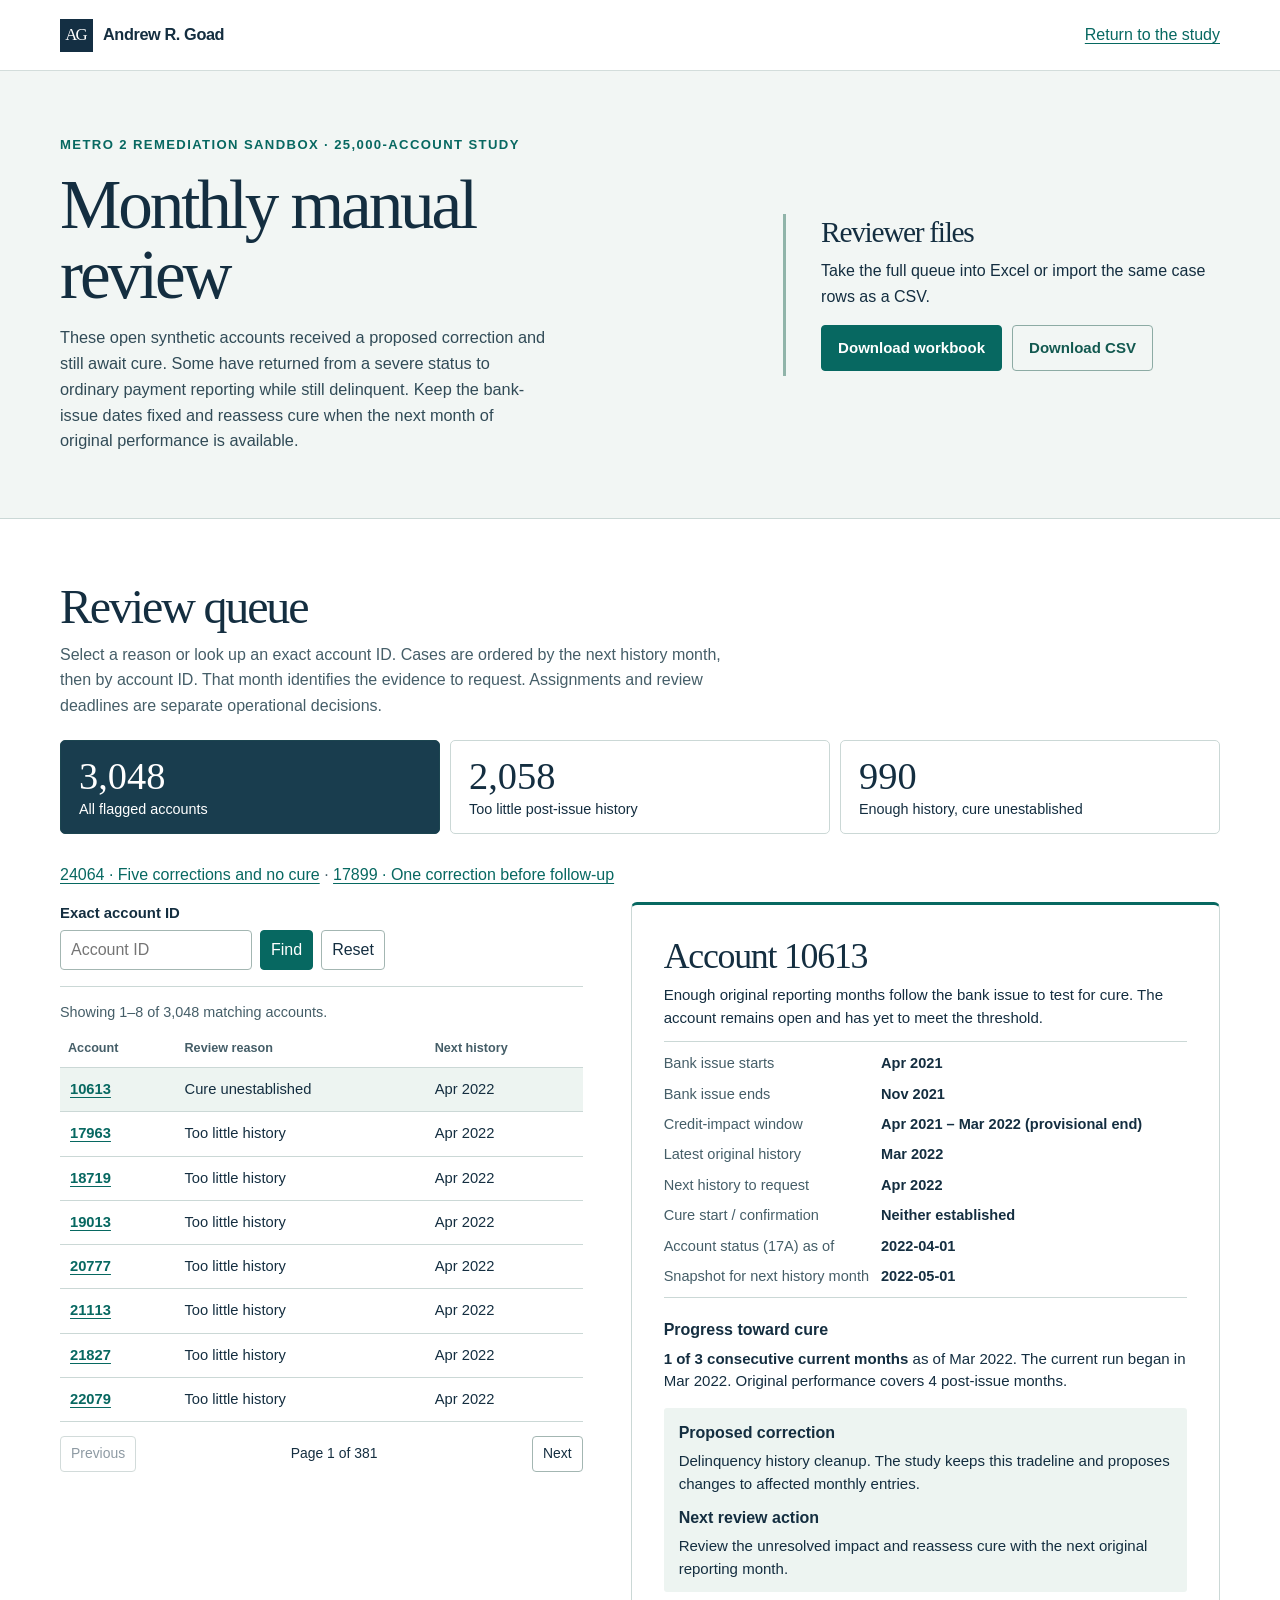
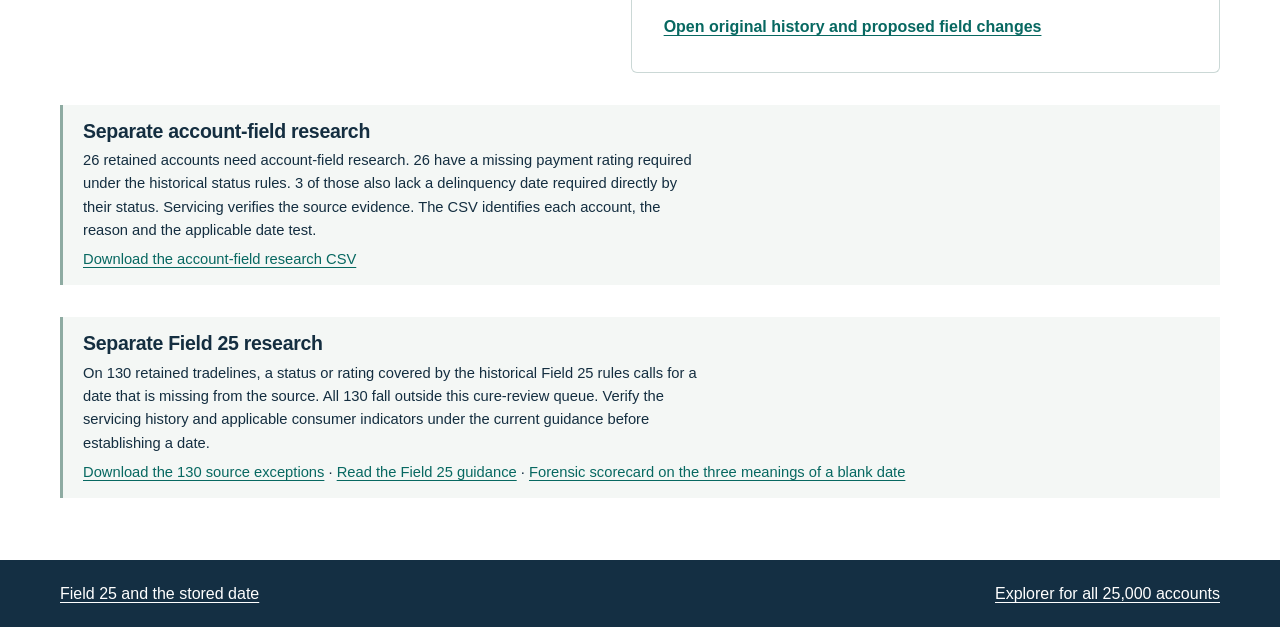
<file: manual-review/index.html>
<!doctype html>
<html lang="en">
<head>
  <meta charset="utf-8">
  <meta name="viewport" content="width=device-width, initial-scale=1">
  <meta name="description" content="Review unresolved credit-reporting corrections from the 25,000-account synthetic Metro 2 study.">
  <title>Monthly manual review · Metro 2 Remediation Sandbox</title>
  <link rel="stylesheet" href="../style.css">
  <link rel="stylesheet" href="queue.css">
  <script defer src="../scale/data.js"></script>
  <script defer src="../scale/unpack.js"></script>
  <script defer src="../field25.js"></script>
  <script defer src="queue.js"></script>
</head>
<body>
  <a class="skip" href="#queue">Skip to the review queue</a>
  <header class="topbar"><div class="wrap head-inner">
    <a class="brand" href="../index.html"><span class="monogram" aria-hidden="true">AG</span><span>Andrew R. Goad</span></a>
    <a href="../index.html">Return to the study</a>
  </div></header>
  <main>
    <div class="queue-mast"><div class="wrap queue-intro">
      <div>
        <p class="eyebrow">Metro 2 Remediation Sandbox · 25,000-account study</p>
        <h1>Monthly manual review</h1>
        <p class="deck">These open synthetic accounts received a proposed correction and still await cure. Some have returned from a severe status to ordinary payment reporting while still delinquent. Keep the bank-issue dates fixed and reassess cure when the next month of original performance is available.</p>
      </div>
      <div class="queue-download">
        <h2>Reviewer files</h2>
        <p>Take the full queue into Excel or import the same case rows as a CSV.</p>
        <div class="actions">
          <a class="button primary" href="../downloads/Metro2_Manual_Review_25000.xlsx" download>Download workbook</a>
          <a class="button secondary" href="../downloads/Metro2_Manual_Review_25000.csv" download>Download CSV</a>
        </div>
      </div>
    </div></div>
    <section id="queue" class="wrap queue-body" aria-labelledby="queue-title">
      <h2 id="queue-title">Review queue</h2>
      <p class="queue-intro-note">Select a reason or look up an exact account ID. Cases are ordered by the next history month, then by account ID. That month identifies the evidence to request. Assignments and review deadlines are separate operational decisions.</p>
      <noscript>Enable JavaScript to browse the queue or download a reviewer file above.</noscript>
      <p id="queue-error" role="alert" hidden></p>
      <div id="queue-app" data-study-snapshot="2026-11-27T15:12:16Z" hidden>
        <div id="reason-controls" class="reason-controls" role="group" aria-label="Filter by review reason">
          <button type="button" data-reason="" aria-pressed="true"><strong id="count-all"></strong><span>All flagged accounts</span></button>
          <button type="button" data-reason="INSUFFICIENT_POST_IMPACT_HISTORY" aria-pressed="false"><strong id="count-short"></strong><span>Too little post-issue history</span></button>
          <button type="button" data-reason="NO_CURE_OPEN_ACCOUNT" aria-pressed="false"><strong id="count-open"></strong><span>Enough history, cure unestablished</span></button>
        </div>
        <p class="queue-intro-note" id="queue-examples" hidden></p>
        <div class="queue-workspace">
          <div class="queue-accounts">
            <form id="queue-lookup" class="lookup" role="search">
              <label for="queue-id">Exact account ID</label>
              <div><input id="queue-id" type="text" inputmode="numeric" autocomplete="off" placeholder="Account ID"><button type="submit">Find</button><button type="button" id="queue-reset">Reset</button></div>
            </form>
            <p id="queue-matches" class="queue-meta" role="status"></p>
            <table id="queue-table"><caption class="visually-hidden">Accounts matching the selected reason and ID</caption>
              <thead><tr><th scope="col">Account</th><th scope="col">Review reason</th><th scope="col">Next history</th></tr></thead>
              <tbody id="queue-rows"></tbody>
            </table>
            <nav id="queue-pages" class="queue-pages" aria-label="Account pages">
              <button type="button" id="queue-prev">Previous</button><span id="queue-page"></span><button type="button" id="queue-next">Next</button>
            </nav>
          </div>
          <article id="queue-detail" class="queue-detail" aria-label="Selected account"></article>
        </div>
      </div>
      <aside id="account-field-research" class="queue-exceptions" aria-labelledby="field-research-title" hidden>
        <h3 id="field-research-title">Separate account-field research</h3>
        <p id="field-research-count"></p><a href="../downloads/Metro2_Account_Field_Review_25000.csv" download>Download the account-field research CSV</a>
      </aside>
      <aside class="queue-exceptions" aria-labelledby="exceptions-title">
        <h3 id="exceptions-title">Separate Field 25 research</h3>
        <p>On 130 retained tradelines, a status or rating covered by the historical Field 25 rules calls for a date that is missing from the source. All 130 fall outside this cure-review queue. Verify the servicing history and applicable consumer indicators under the current guidance before establishing a date.</p>
        <a href="../downloads/Metro2_Field25_Source_Exceptions_25000.csv" download>Download the 130 source exceptions</a> · <a href="../index.html#field-25">Read the Field 25 guidance</a> · <a href="https://andrew-goad.github.io/forensic-data-integrity/#case-metro2">Forensic scorecard on the three meanings of a blank date</a>
      </aside>
    </section>
  </main>
  <footer class="end"><div class="wrap"><a href="../index.html#field-25">Field 25 and the stored date</a><a href="../scale/index.html">Explorer for all 25,000 accounts</a></div></footer>
</body>
</html>
</file>
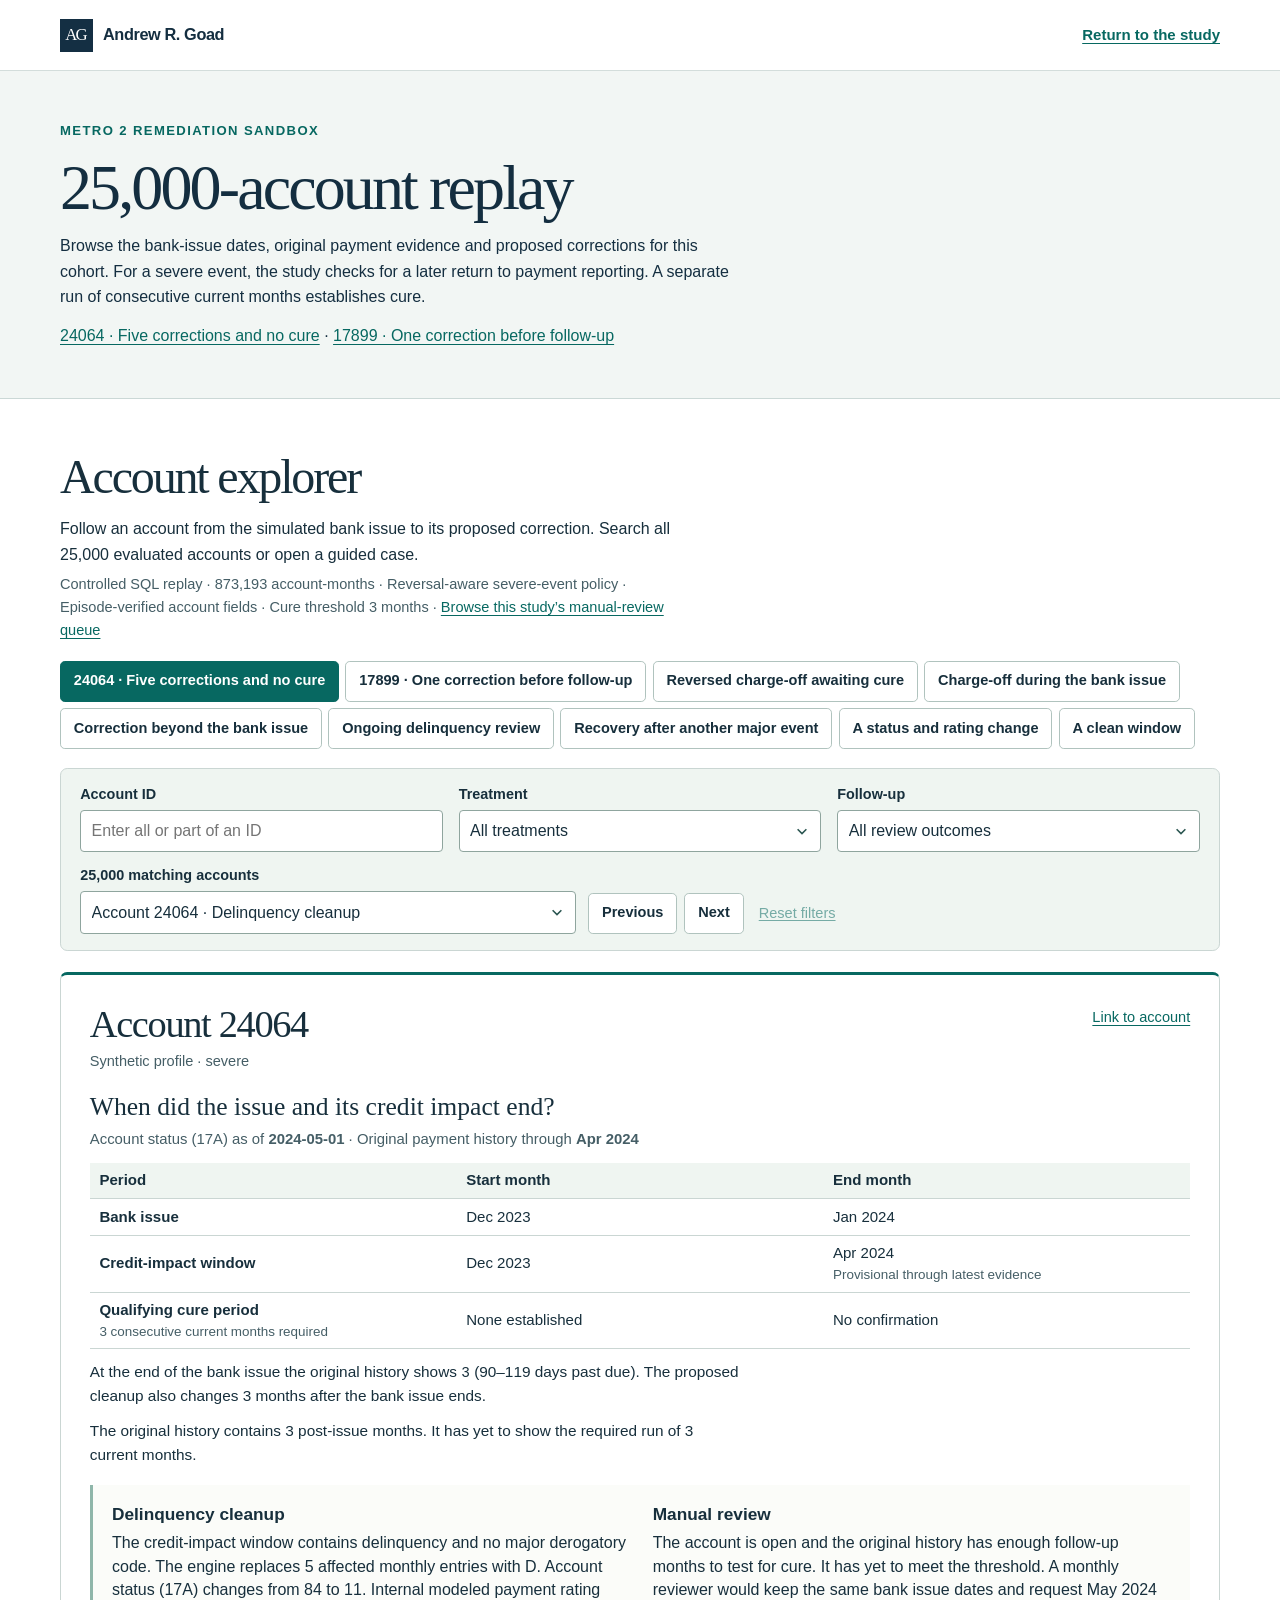
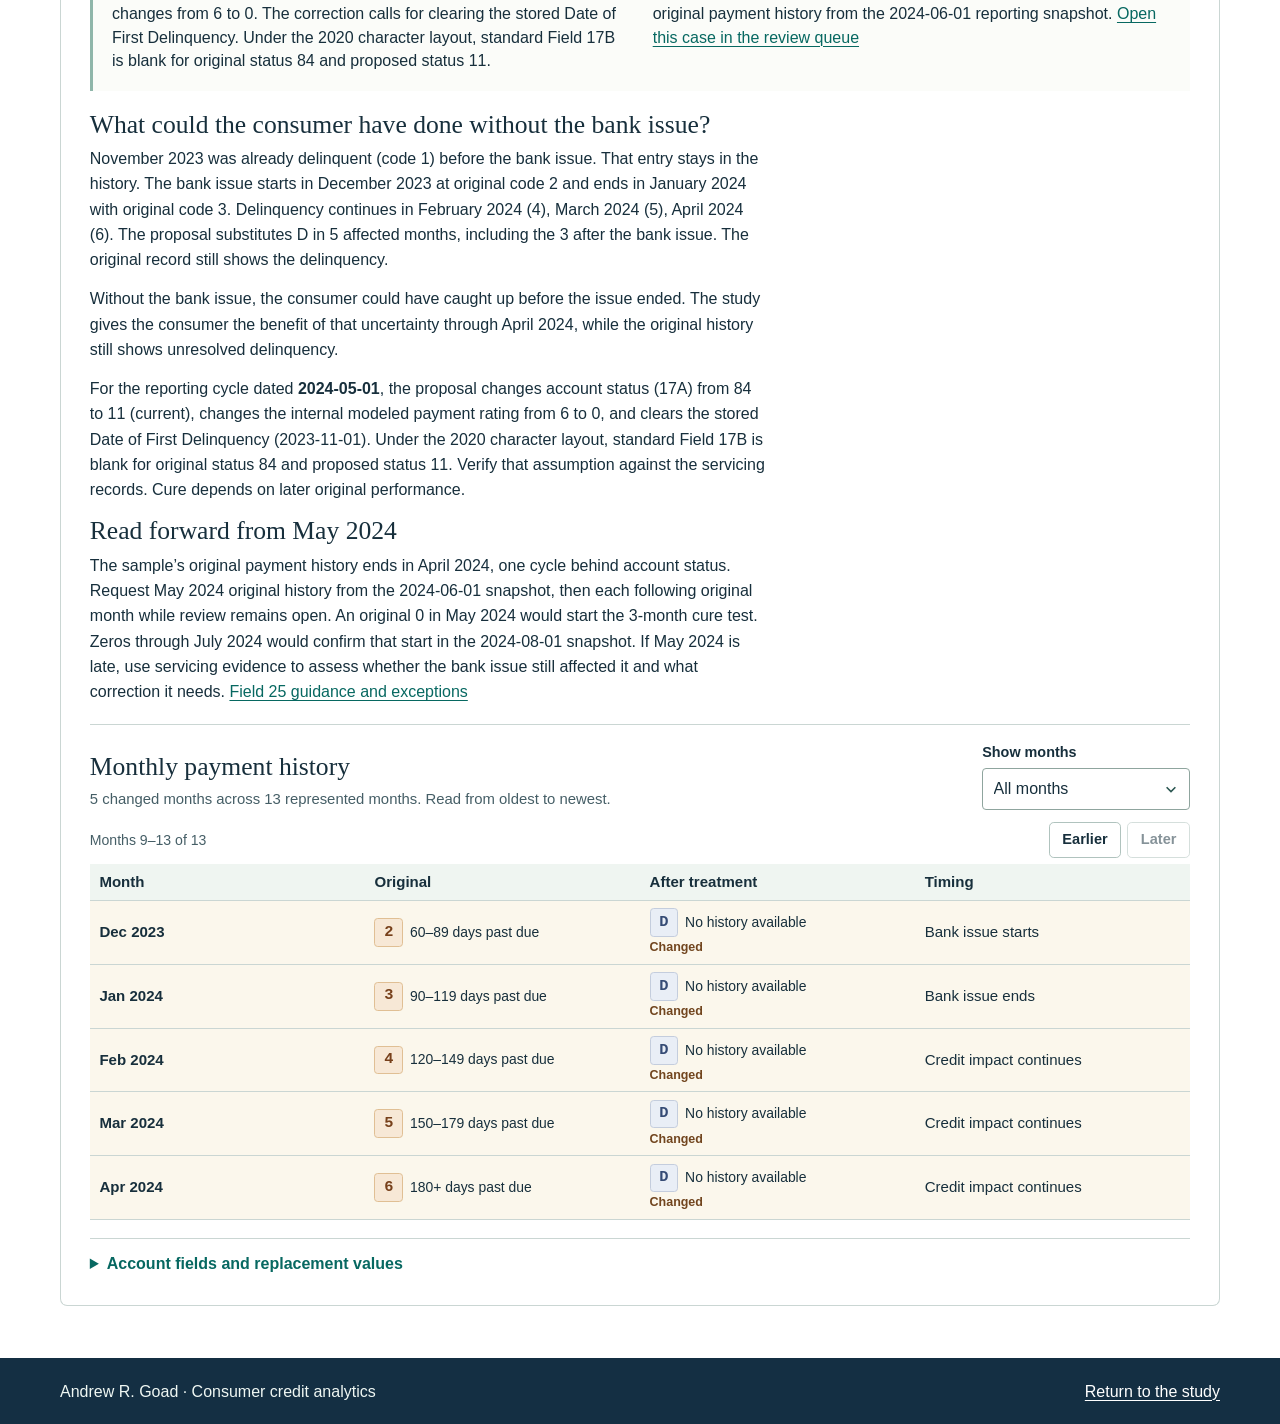
<file: scale/index.html>
<!doctype html>
<html lang="en">
<head>
  <meta charset="utf-8">
  <meta name="viewport" content="width=device-width, initial-scale=1">
  <meta name="description" content="Inspect the dated bank issue, cure evidence, decision, and payment history for every account in the 25,000-account Metro 2 synthetic replay.">
  <title>25,000-account replay · Metro 2 Remediation Sandbox</title>
  <link rel="stylesheet" href="../style.css">
  <link rel="stylesheet" href="../explorer.css">
  <style>
    .scale-head { background: #f2f6f4; border-bottom: 1px solid var(--line); padding: clamp(30px, 4vw, 50px) 0; }
    .scale-head h1 { max-width: 26ch; font-size: clamp(2.6rem, 5vw, 4.2rem); margin: 0 0 13px; }
    .scale-head p:last-child { max-width: 74ch; margin-bottom: 0; }
    .scale-header-link { font-weight: 650; font-size: .94rem; }
    .scale-layout { padding: clamp(28px, 4vw, 52px) 0; }
  </style>
</head>
<body>
  <a class="skip" href="#explorer">Skip to account lookup</a>
  <header class="topbar"><div class="wrap head-inner">
    <a class="brand" href="../index.html"><span class="monogram" aria-hidden="true">AG</span><span>Andrew R. Goad</span></a>
    <a class="scale-header-link" href="../index.html">Return to the study</a>
  </div></header>
  <main>
    <div class="scale-head"><div class="wrap">
      <p class="eyebrow">Metro 2 Remediation Sandbox</p>
      <h1>25,000-account replay</h1>
      <p>Browse the bank-issue dates, original payment evidence and proposed corrections for this cohort. For a severe event, the study checks for a later return to payment reporting. A separate run of consecutive current months establishes cure.</p>
      <p id="scale-worked-cases" hidden></p>
    </div></div>
    <div class="wrap scale-layout"><section id="explorer" aria-label="Account explorer" data-review-href="../manual-review/index.html" data-review-snapshot="2026-11-27T15:12:16Z">
      <noscript>Enable JavaScript to browse the account histories.</noscript>
    </section></div>
  </main>
  <footer class="end"><div class="wrap"><span>Andrew R. Goad · Consumer credit analytics</span><a href="../index.html">Return to the study</a></div></footer>
  <script src="data.js"></script>
  <script src="unpack.js"></script>
  <script src="../field25.js"></script>
  <script src="../explorer.js"></script>
</body>
</html>
</file>
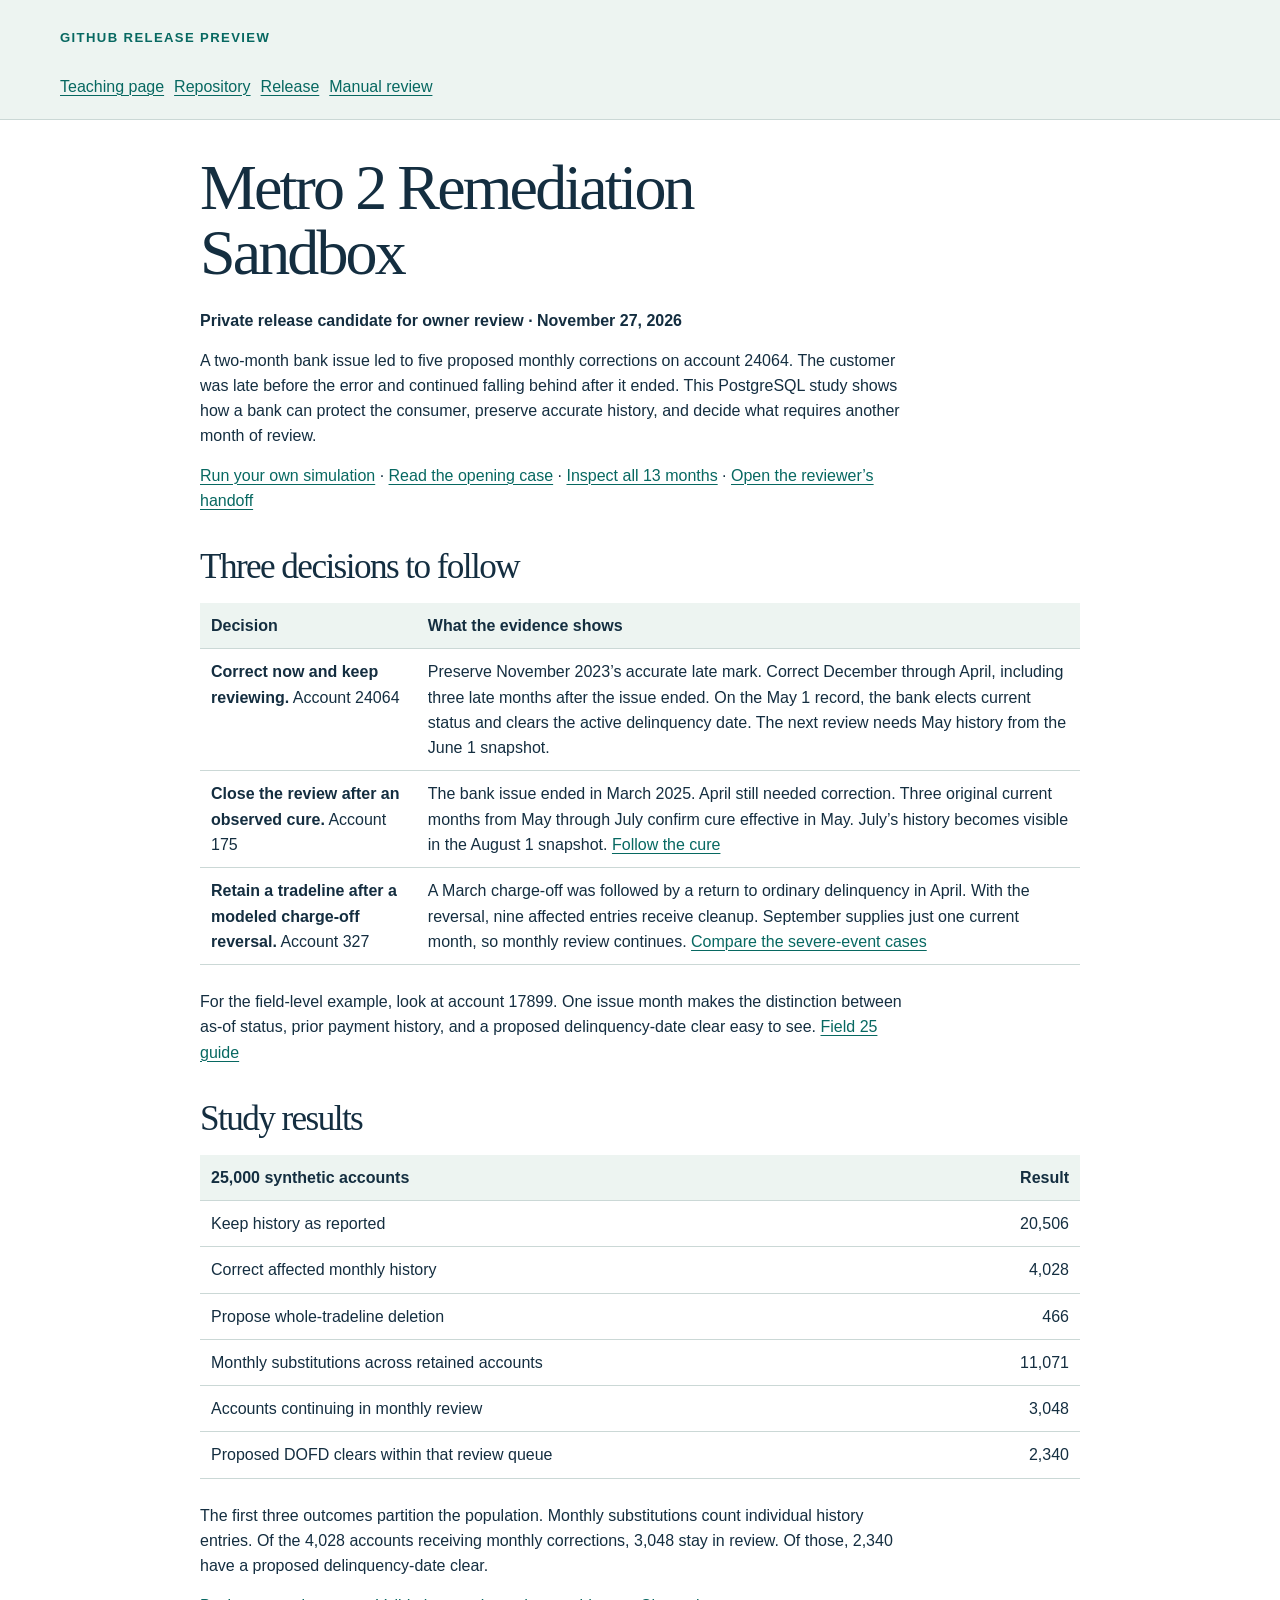
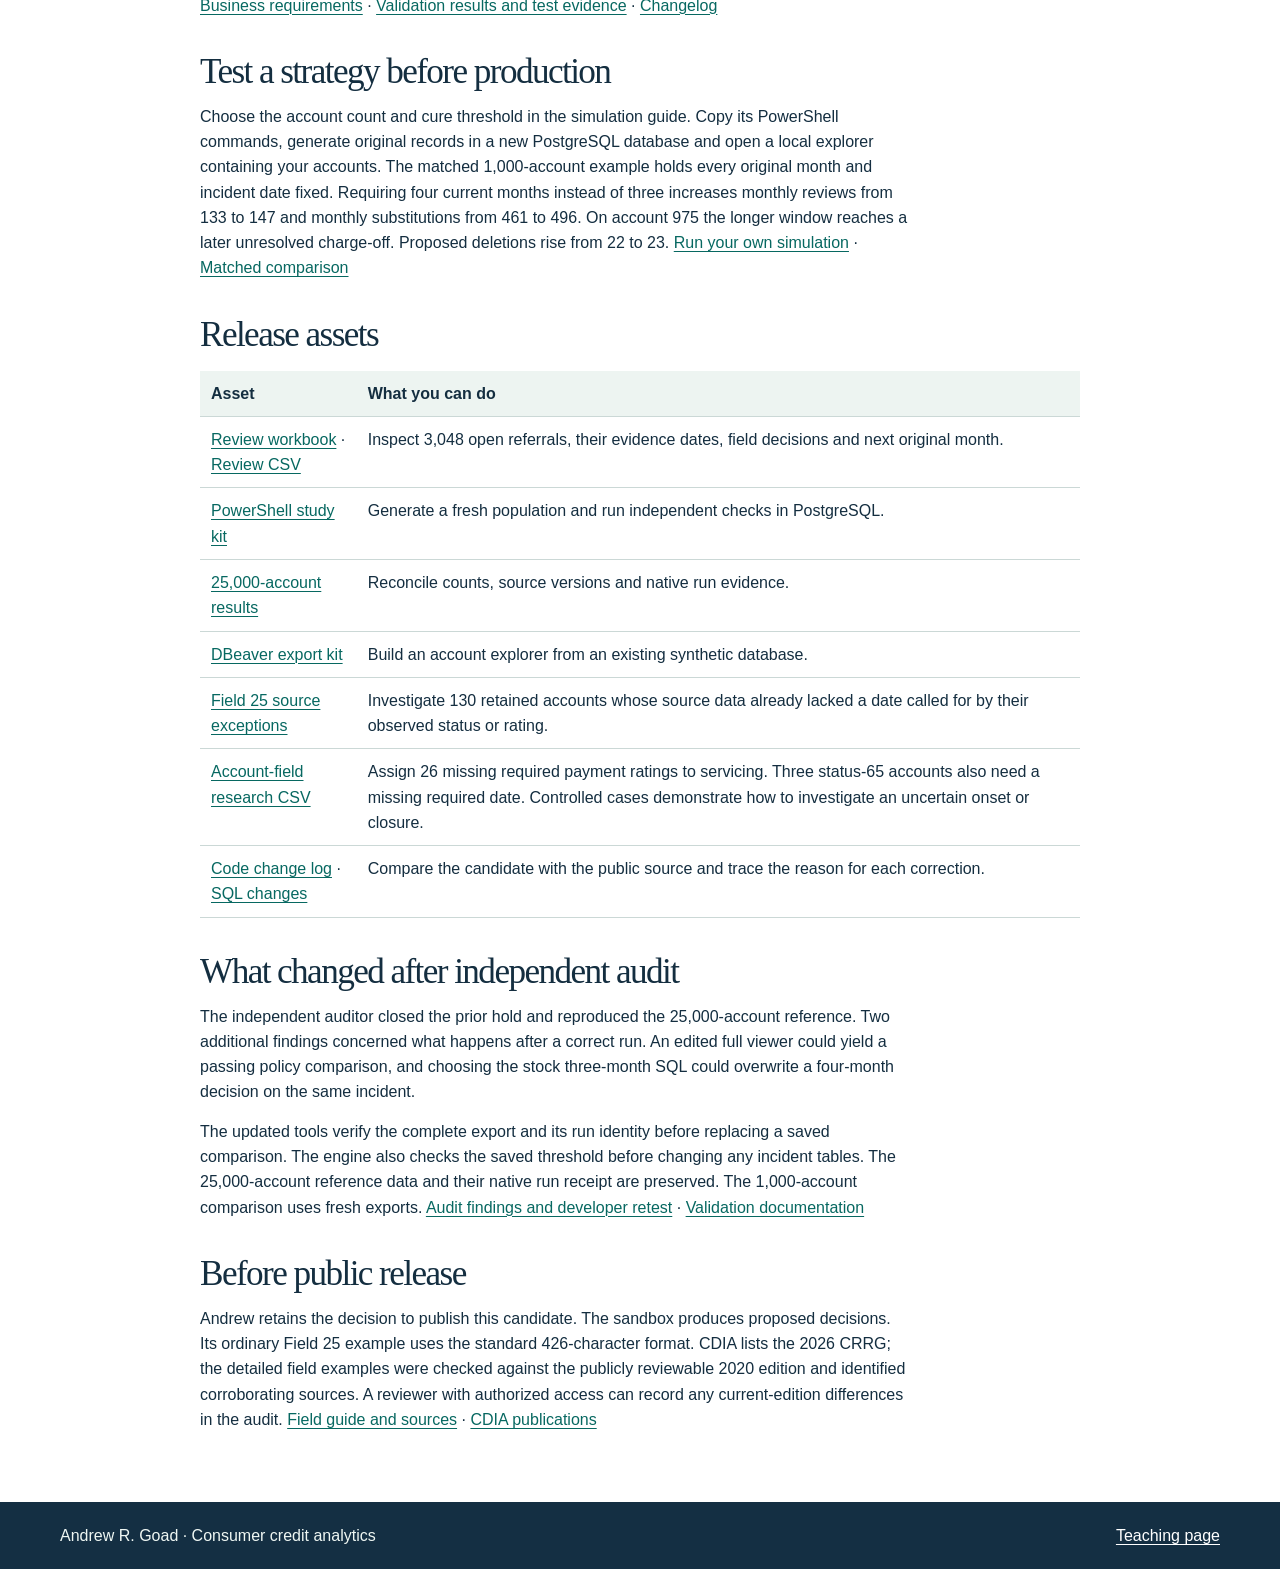
<file: release.html>
<!doctype html>
<html lang="en"><head><meta charset="utf-8"><meta name="viewport" content="width=device-width,initial-scale=1"><title>Release preview · Metro 2 Remediation Sandbox</title><link rel="stylesheet" href="style.css"></head>
<body><a class="skip" href="#content">Skip to content</a><header class="preview-head"><div class="wrap"><p class="eyebrow">GitHub release preview</p><nav class="actions" aria-label="Project previews"><a href="index.html">Teaching page</a><a href="repository.html">Repository</a><a href="release.html">Release</a><a href="manual-review/index.html">Manual review</a></nav></div></header>
<main id="content" class="preview-body"><h1 id="metro-2-remediation-sandbox">Metro 2 Remediation Sandbox</h1>
<p><strong>Private release candidate for owner review · November 27, 2026</strong></p>
<p>A two-month bank issue led to five proposed monthly corrections on account 24064. The customer was late before the error and continued falling behind after it ended. This PostgreSQL study shows how a bank can protect the consumer, preserve accurate history, and decide what requires another month of review.</p>
<p><a href="run.html">Run your own simulation</a> · <a href="index.html#consumer-decision">Read the opening case</a> · <a href="scale/index.html#account=24064">Inspect all 13 months</a> · <a href="manual-review/index.html#account=24064">Open the reviewer’s handoff</a></p>
<h2 id="three-decisions-to-follow">Three decisions to follow</h2>
<table>
<thead>
<tr class="header">
<th>Decision</th>
<th>What the evidence shows</th>
</tr>
</thead>
<tbody>
<tr class="odd">
<td><strong>Correct now and keep reviewing.</strong> Account 24064</td>
<td>Preserve November 2023’s accurate late mark. Correct December through April, including three late months after the issue ended. On the May 1 record, the bank elects current status and clears the active delinquency date. The next review needs May history from the June 1 snapshot.</td>
</tr>
<tr class="even">
<td><strong>Close the review after an observed cure.</strong> Account 175</td>
<td>The bank issue ended in March 2025. April still needed correction. Three original current months from May through July confirm cure effective in May. July’s history becomes visible in the August 1 snapshot. <a href="index.html#cure">Follow the cure</a></td>
</tr>
<tr class="odd">
<td><strong>Retain a tradeline after a modeled charge-off reversal.</strong> Account 327</td>
<td>A March charge-off was followed by a return to ordinary delinquency in April. With the reversal, nine affected entries receive cleanup. September supplies just one current month, so monthly review continues. <a href="index.html#dashboard-case">Compare the severe-event cases</a></td>
</tr>
</tbody>
</table>
<p>For the field-level example, look at account 17899. One issue month makes the distinction between as-of status, prior payment history, and a proposed delinquency-date clear easy to see. <a href="index.html#field-25">Field 25 guide</a></p>
<h2 id="study-results">Study results</h2>
<table>
<thead>
<tr class="header">
<th>25,000 synthetic accounts</th>
<th style="text-align: right;">Result</th>
</tr>
</thead>
<tbody>
<tr class="odd">
<td>Keep history as reported</td>
<td style="text-align: right;">20,506</td>
</tr>
<tr class="even">
<td>Correct affected monthly history</td>
<td style="text-align: right;">4,028</td>
</tr>
<tr class="odd">
<td>Propose whole-tradeline deletion</td>
<td style="text-align: right;">466</td>
</tr>
<tr class="even">
<td>Monthly substitutions across retained accounts</td>
<td style="text-align: right;">11,071</td>
</tr>
<tr class="odd">
<td>Accounts continuing in monthly review</td>
<td style="text-align: right;">3,048</td>
</tr>
<tr class="even">
<td>Proposed DOFD clears within that review queue</td>
<td style="text-align: right;">2,340</td>
</tr>
</tbody>
</table>
<p>The first three outcomes partition the population. Monthly substitutions count individual history entries. Of the 4,028 accounts receiving monthly corrections, 3,048 stay in review. Of those, 2,340 have a proposed delinquency-date clear.</p>
<p><a href="requirements.html">Business requirements</a> · <a href="validation.html">Validation results and test evidence</a> · <a href="review.html#changelog">Changelog</a></p>
<h2 id="test-a-strategy-before-production">Test a strategy before production</h2>
<p>Choose the account count and cure threshold in the simulation guide. Copy its PowerShell commands, generate original records in a new PostgreSQL database and open a local explorer containing your accounts. The matched 1,000-account example holds every original month and incident date fixed. Requiring four current months instead of three increases monthly reviews from 133 to 147 and monthly substitutions from 461 to 496. On account 975 the longer window reaches a later unresolved charge-off. Proposed deletions rise from 22 to 23. <a href="run.html">Run your own simulation</a> · <a href="downloads/Metro2_Threshold_Comparison_1000.json">Matched comparison</a></p>
<h2 id="release-assets">Release assets</h2>
<table>
<thead>
<tr class="header">
<th>Asset</th>
<th>What you can do</th>
</tr>
</thead>
<tbody>
<tr class="odd">
<td><a href="downloads/Metro2_Manual_Review_25000.xlsx">Review workbook</a> · <a href="downloads/Metro2_Manual_Review_25000.csv">Review CSV</a></td>
<td>Inspect 3,048 open referrals, their evidence dates, field decisions and next original month.</td>
</tr>
<tr class="even">
<td><a href="downloads/Metro2_PowerShell_Study.zip">PowerShell study kit</a></td>
<td>Generate a fresh population and run independent checks in PostgreSQL.</td>
</tr>
<tr class="odd">
<td><a href="downloads/Metro2_25000_Results.zip">25,000-account results</a></td>
<td>Reconcile counts, source versions and native run evidence.</td>
</tr>
<tr class="even">
<td><a href="downloads/Metro2_DBeaver_Export.zip">DBeaver export kit</a></td>
<td>Build an account explorer from an existing synthetic database.</td>
</tr>
<tr class="odd">
<td><a href="downloads/Metro2_Field25_Source_Exceptions_25000.csv">Field 25 source exceptions</a></td>
<td>Investigate 130 retained accounts whose source data already lacked a date called for by their observed status or rating.</td>
</tr>
<tr class="even">
<td><a href="downloads/Metro2_Account_Field_Review_25000.csv">Account-field research CSV</a></td>
<td>Assign 26 missing required payment ratings to servicing. Three status-65 accounts also need a missing required date. Controlled cases demonstrate how to investigate an uncertain onset or closure.</td>
</tr>
<tr class="odd">
<td><a href="review.html#changelog">Code change log</a> · <a href="downloads/Metro2_SQL_Changes.patch">SQL changes</a></td>
<td>Compare the candidate with the public source and trace the reason for each correction.</td>
</tr>
</tbody>
</table>
<h2 id="what-changed-after-independent-audit">What changed after independent audit</h2>
<p>The independent auditor closed the prior hold and reproduced the 25,000-account reference. Two additional findings concerned what happens after a correct run. An edited full viewer could yield a passing policy comparison, and choosing the stock three-month SQL could overwrite a four-month decision on the same incident.</p>
<p>The updated tools verify the complete export and its run identity before replacing a saved comparison. The engine also checks the saved threshold before changing any incident tables. The 25,000-account reference data and their native run receipt are preserved. The 1,000-account comparison uses fresh exports. <a href="retest.html">Audit findings and developer retest</a> · <a href="validation.html">Validation documentation</a></p>
<h2 id="before-public-release">Before public release</h2>
<p>Andrew retains the decision to publish this candidate. The sandbox produces proposed decisions. Its ordinary Field 25 example uses the standard 426-character format. CDIA lists the 2026 CRRG; the detailed field examples were checked against the publicly reviewable 2020 edition and identified corroborating sources. A reviewer with authorized access can record any current-edition differences in the audit. <a href="index.html#reporting-clock">Field guide and sources</a> · <a href="https://www.cdiaonline.org/publications/">CDIA publications</a></p>
</main><footer class="end"><div class="wrap">Andrew R. Goad · Consumer credit analytics <a href="index.html">Teaching page</a></div></footer></body></html>
</file>
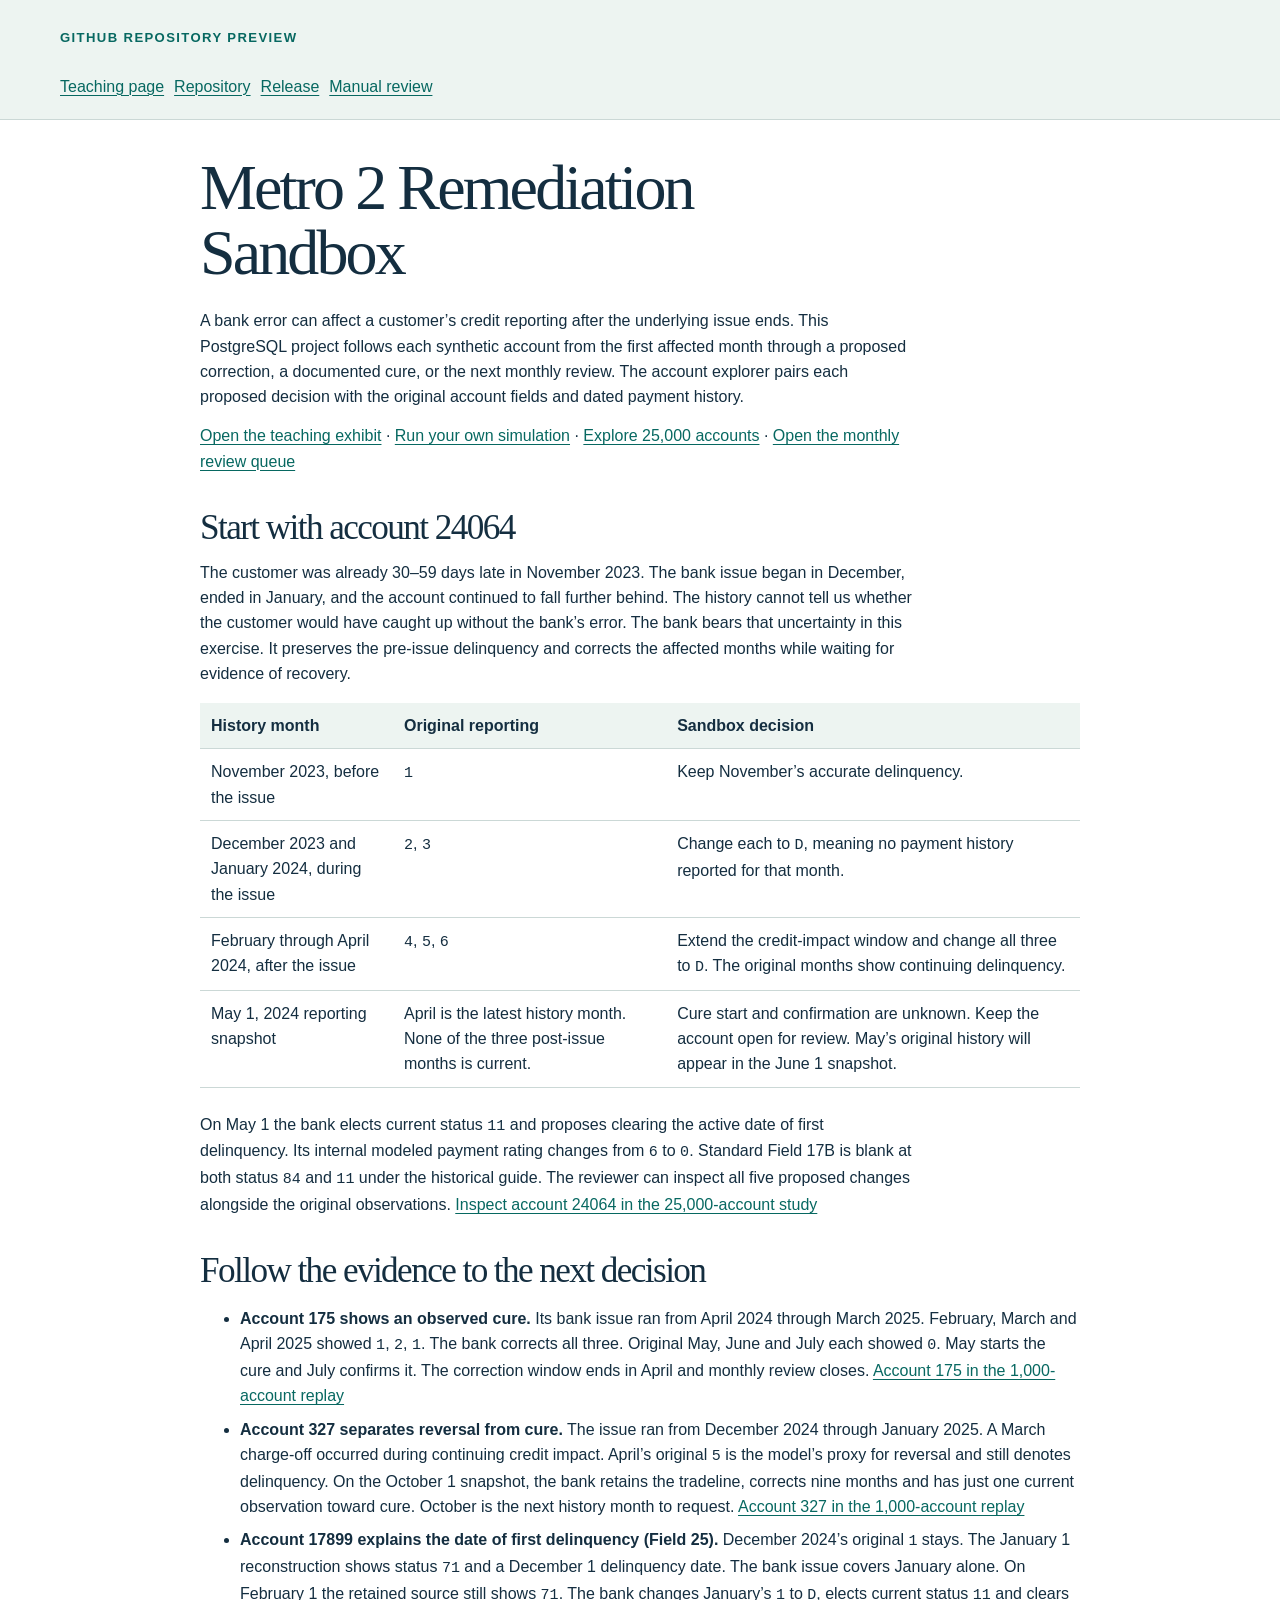
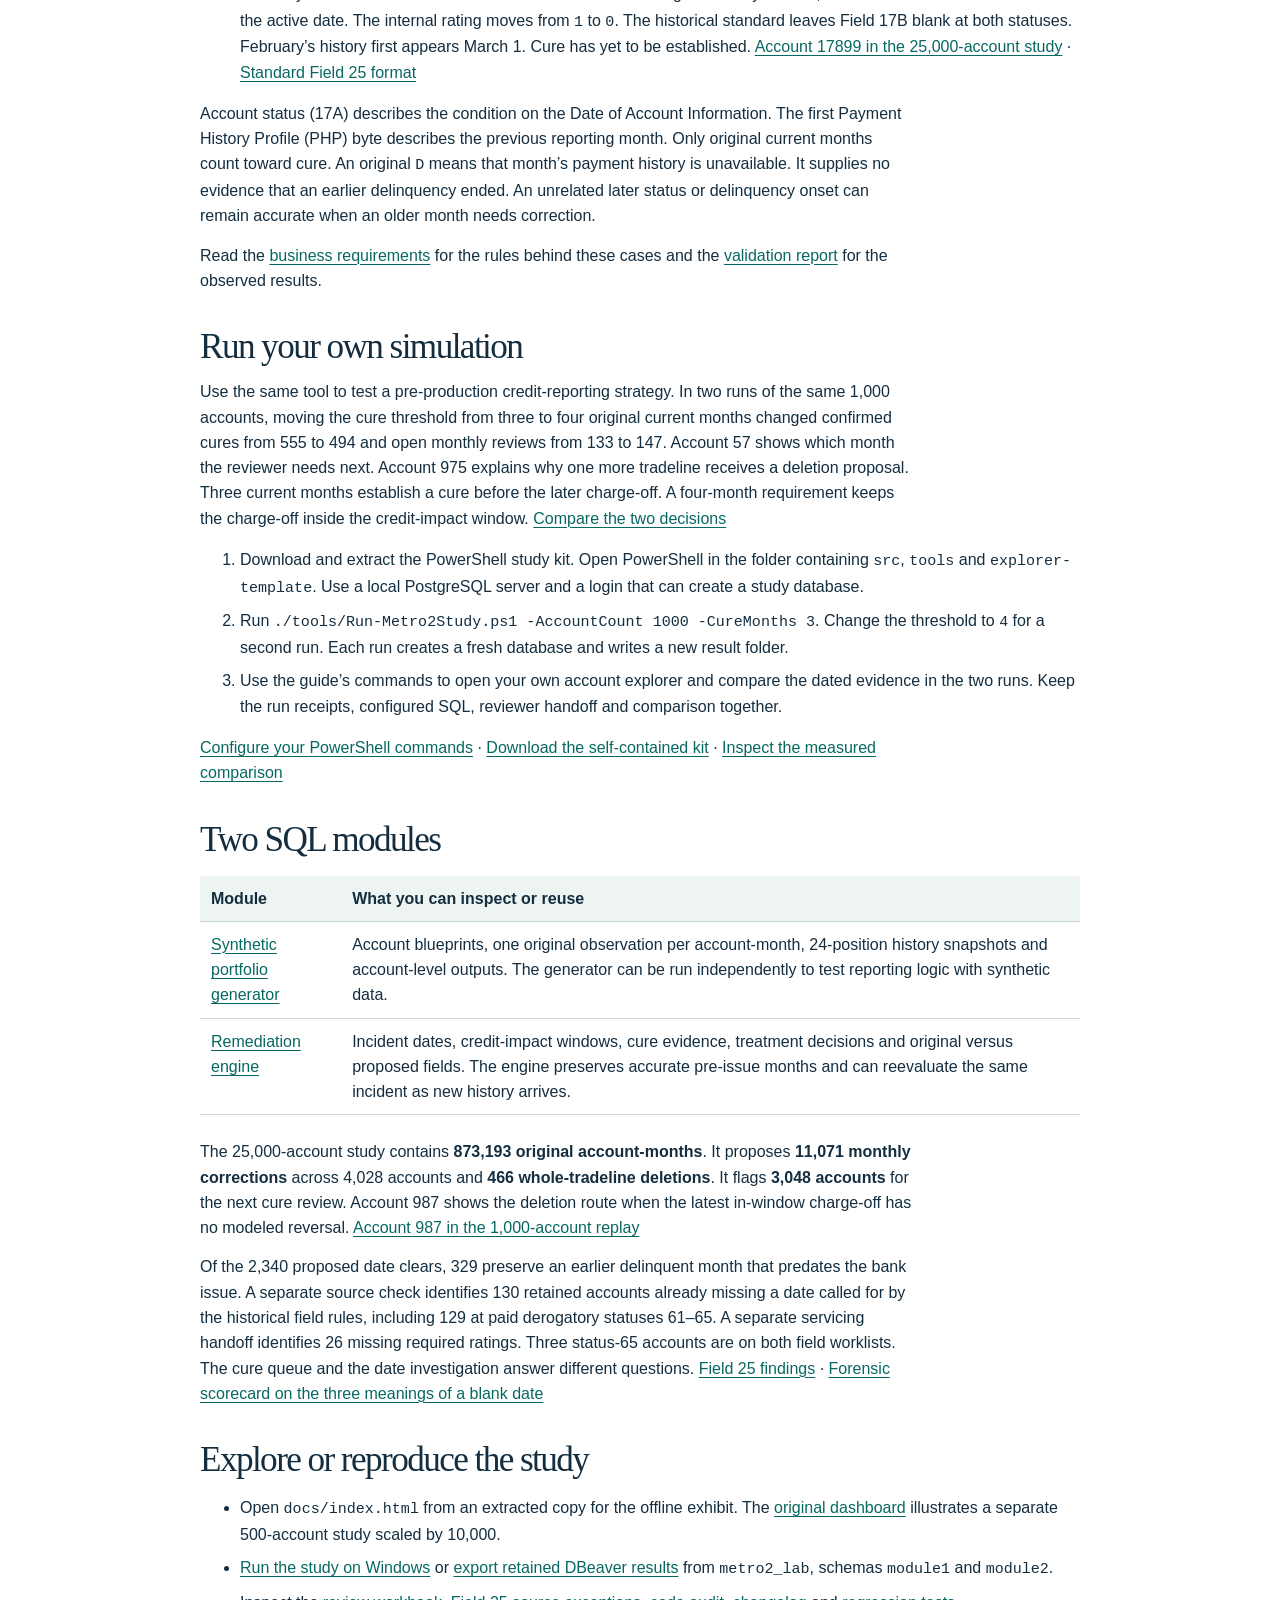
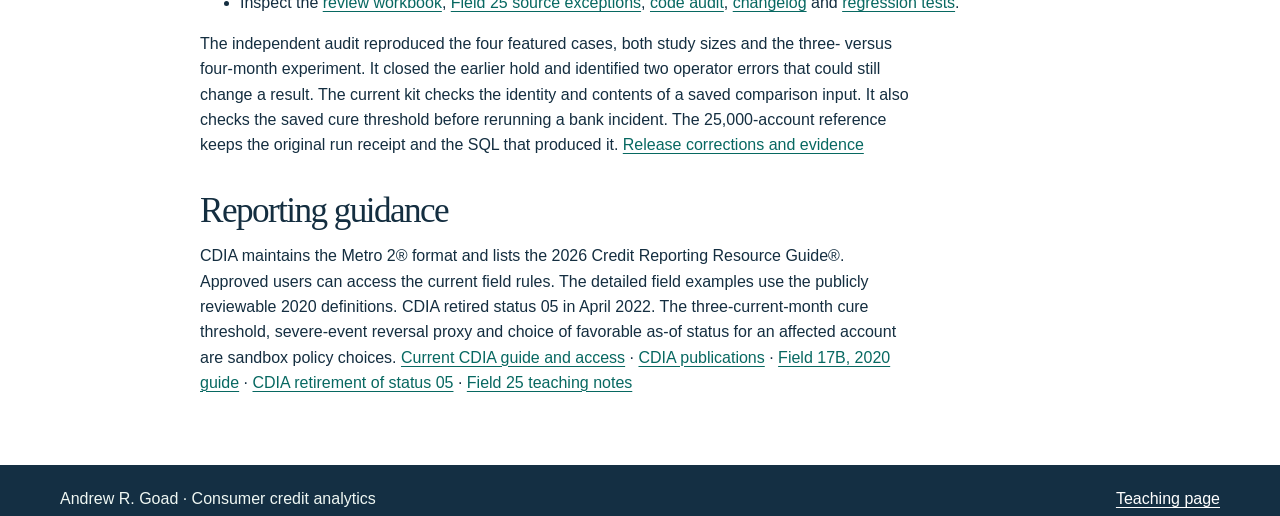
<file: repository.html>
<!doctype html>
<html lang="en"><head><meta charset="utf-8"><meta name="viewport" content="width=device-width,initial-scale=1"><title>Repository preview · Metro 2 Remediation Sandbox</title><link rel="stylesheet" href="style.css"></head>
<body><a class="skip" href="#content">Skip to content</a><header class="preview-head"><div class="wrap"><p class="eyebrow">GitHub repository preview</p><nav class="actions" aria-label="Project previews"><a href="index.html">Teaching page</a><a href="repository.html">Repository</a><a href="release.html">Release</a><a href="manual-review/index.html">Manual review</a></nav></div></header>
<main id="content" class="preview-body"><h1 id="metro-2-remediation-sandbox">Metro 2 Remediation Sandbox</h1>
<p>A bank error can affect a customer’s credit reporting after the underlying issue ends. This PostgreSQL project follows each synthetic account from the first affected month through a proposed correction, a documented cure, or the next monthly review. The account explorer pairs each proposed decision with the original account fields and dated payment history.</p>
<p><a href="index.html">Open the teaching exhibit</a> · <a href="run.html">Run your own simulation</a> · <a href="scale/index.html">Explore 25,000 accounts</a> · <a href="manual-review/index.html">Open the monthly review queue</a></p>
<h2 id="start-with-account-24064">Start with account 24064</h2>
<p>The customer was already 30–59 days late in November 2023. The bank issue began in December, ended in January, and the account continued to fall further behind. The history cannot tell us whether the customer would have caught up without the bank’s error. The bank bears that uncertainty in this exercise. It preserves the pre-issue delinquency and corrects the affected months while waiting for evidence of recovery.</p>
<table>
<thead>
<tr class="header">
<th>History month</th>
<th>Original reporting</th>
<th>Sandbox decision</th>
</tr>
</thead>
<tbody>
<tr class="odd">
<td>November 2023, before the issue</td>
<td><code>1</code></td>
<td>Keep November’s accurate delinquency.</td>
</tr>
<tr class="even">
<td>December 2023 and January 2024, during the issue</td>
<td><code>2</code>, <code>3</code></td>
<td>Change each to <code>D</code>, meaning no payment history reported for that month.</td>
</tr>
<tr class="odd">
<td>February through April 2024, after the issue</td>
<td><code>4</code>, <code>5</code>, <code>6</code></td>
<td>Extend the credit-impact window and change all three to <code>D</code>. The original months show continuing delinquency.</td>
</tr>
<tr class="even">
<td>May 1, 2024 reporting snapshot</td>
<td>April is the latest history month. None of the three post-issue months is current.</td>
<td>Cure start and confirmation are unknown. Keep the account open for review. May’s original history will appear in the June 1 snapshot.</td>
</tr>
</tbody>
</table>
<p>On May 1 the bank elects current status <code>11</code> and proposes clearing the active date of first delinquency. Its internal modeled payment rating changes from <code>6</code> to <code>0</code>. Standard Field 17B is blank at both status <code>84</code> and <code>11</code> under the historical guide. The reviewer can inspect all five proposed changes alongside the original observations. <a href="scale/index.html#account=24064">Inspect account 24064 in the 25,000-account study</a></p>
<h2 id="follow-the-evidence-to-the-next-decision">Follow the evidence to the next decision</h2>
<ul>
<li><strong>Account 175 shows an observed cure.</strong> Its bank issue ran from April 2024 through March 2025. February, March and April 2025 showed <code>1</code>, <code>2</code>, <code>1</code>. The bank corrects all three. Original May, June and July each showed <code>0</code>. May starts the cure and July confirms it. The correction window ends in April and monthly review closes. <a href="index.html#account=175">Account 175 in the 1,000-account replay</a></li>
<li><strong>Account 327 separates reversal from cure.</strong> The issue ran from December 2024 through January 2025. A March charge-off occurred during continuing credit impact. April’s original <code>5</code> is the model’s proxy for reversal and still denotes delinquency. On the October 1 snapshot, the bank retains the tradeline, corrects nine months and has just one current observation toward cure. October is the next history month to request. <a href="index.html#account=327">Account 327 in the 1,000-account replay</a></li>
<li><strong>Account 17899 explains the date of first delinquency (Field 25).</strong> December 2024’s original <code>1</code> stays. The January 1 reconstruction shows status <code>71</code> and a December 1 delinquency date. The bank issue covers January alone. On February 1 the retained source still shows <code>71</code>. The bank changes January’s <code>1</code> to <code>D</code>, elects current status <code>11</code> and clears the active date. The internal rating moves from <code>1</code> to <code>0</code>. The historical standard leaves Field 17B blank at both statuses. February’s history first appears March 1. Cure has yet to be established. <a href="scale/index.html#account=17899">Account 17899 in the 25,000-account study</a> · <a href="index.html#field-25">Standard Field 25 format</a></li>
</ul>
<p>Account status (17A) describes the condition on the Date of Account Information. The first Payment History Profile (PHP) byte describes the previous reporting month. Only original current months count toward cure. An original <code>D</code> means that month’s payment history is unavailable. It supplies no evidence that an earlier delinquency ended. An unrelated later status or delinquency onset can remain accurate when an older month needs correction.</p>
<p>Read the <a href="requirements.html">business requirements</a> for the rules behind these cases and the <a href="validation.html">validation report</a> for the observed results.</p>
<h2 id="run-your-own-simulation">Run your own simulation</h2>
<p>Use the same tool to test a pre-production credit-reporting strategy. In two runs of the same 1,000 accounts, moving the cure threshold from three to four original current months changed confirmed cures from 555 to 494 and open monthly reviews from 133 to 147. Account 57 shows which month the reviewer needs next. Account 975 explains why one more tradeline receives a deletion proposal. Three current months establish a cure before the later charge-off. A four-month requirement keeps the charge-off inside the credit-impact window. <a href="run.html#case-975">Compare the two decisions</a></p>
<ol type="1">
<li>Download and extract the PowerShell study kit. Open PowerShell in the folder containing <code>src</code>, <code>tools</code> and <code>explorer-template</code>. Use a local PostgreSQL server and a login that can create a study database.</li>
<li>Run <code>./tools/Run-Metro2Study.ps1 -AccountCount 1000 -CureMonths 3</code>. Change the threshold to <code>4</code> for a second run. Each run creates a fresh database and writes a new result folder.</li>
<li>Use the guide’s commands to open your own account explorer and compare the dated evidence in the two runs. Keep the run receipts, configured SQL, reviewer handoff and comparison together.</li>
</ol>
<p><a href="run.html">Configure your PowerShell commands</a> · <a href="downloads/Metro2_PowerShell_Study.zip">Download the self-contained kit</a> · <a href="downloads/Metro2_Threshold_Comparison_1000.json">Inspect the measured comparison</a></p>
<h2 id="two-sql-modules">Two SQL modules</h2>
<table>
<thead>
<tr class="header">
<th>Module</th>
<th>What you can inspect or reuse</th>
</tr>
</thead>
<tbody>
<tr class="odd">
<td><a href="code/generator.html">Synthetic portfolio generator</a></td>
<td>Account blueprints, one original observation per account-month, 24-position history snapshots and account-level outputs. The generator can be run independently to test reporting logic with synthetic data.</td>
</tr>
<tr class="even">
<td><a href="code/engine.html">Remediation engine</a></td>
<td>Incident dates, credit-impact windows, cure evidence, treatment decisions and original versus proposed fields. The engine preserves accurate pre-issue months and can reevaluate the same incident as new history arrives.</td>
</tr>
</tbody>
</table>
<p>The 25,000-account study contains <strong>873,193 original account-months</strong>. It proposes <strong>11,071 monthly corrections</strong> across 4,028 accounts and <strong>466 whole-tradeline deletions</strong>. It flags <strong>3,048 accounts</strong> for the next cure review. Account 987 shows the deletion route when the latest in-window charge-off has no modeled reversal. <a href="index.html#account=987">Account 987 in the 1,000-account replay</a></p>
<p>Of the 2,340 proposed date clears, 329 preserve an earlier delinquent month that predates the bank issue. A separate source check identifies 130 retained accounts already missing a date called for by the historical field rules, including 129 at paid derogatory statuses 61–65. A separate servicing handoff identifies 26 missing required ratings. Three status-65 accounts are on both field worklists. The cure queue and the date investigation answer different questions. <a href="review.html#manual-review-and-delinquency-date-audit">Field 25 findings</a> · <a href="https://andrew-goad.github.io/forensic-data-integrity/#case-metro2">Forensic scorecard on the three meanings of a blank date</a></p>
<h2 id="explore-or-reproduce-the-study">Explore or reproduce the study</h2>
<ul>
<li>Open <code>docs/index.html</code> from an extracted copy for the offline exhibit. The <a href="executive_dashboard_preview.png">original dashboard</a> illustrates a separate 500-account study scaled by 10,000.</li>
<li><a href="downloads/Metro2_PowerShell_Study.zip">Run the study on Windows</a> or <a href="downloads/Metro2_DBeaver_Export.zip">export retained DBeaver results</a> from <code>metro2_lab</code>, schemas <code>module1</code> and <code>module2</code>.</li>
<li>Inspect the <a href="downloads/Metro2_Manual_Review_25000.xlsx">review workbook</a>, <a href="downloads/Metro2_Field25_Source_Exceptions_25000.csv">Field 25 source exceptions</a>, <a href="review.html#audit">code audit</a>, <a href="review.html#changelog">changelog</a> and <a href="downloads/Metro2_PowerShell_Study.zip">regression tests</a>.</li>
</ul>
<p>The independent audit reproduced the four featured cases, both study sizes and the three- versus four-month experiment. It closed the earlier hold and identified two operator errors that could still change a result. The current kit checks the identity and contents of a saved comparison input. It also checks the saved cure threshold before rerunning a bank incident. The 25,000-account reference keeps the original run receipt and the SQL that produced it. <a href="retest.html">Release corrections and evidence</a></p>
<h2 id="reporting-guidance">Reporting guidance</h2>
<p>CDIA maintains the Metro 2® format and lists the 2026 Credit Reporting Resource Guide®. Approved users can access the current field rules. The detailed field examples use the publicly reviewable 2020 definitions. CDIA retired status 05 in April 2022. The three-current-month cure threshold, severe-event reversal proxy and choice of favorable as-of status for an affected account are sandbox policy choices. <a href="https://www.cdiaonline.org/resources/furnishers-of-data-overview/metro2-information/">Current CDIA guide and access</a> · <a href="https://www.cdiaonline.org/publications/">CDIA publications</a> · <a href="https://autodealerplus.com/dealerzone/metro2.pdf#page=64">Field 17B, 2020 guide</a> · <a href="https://www.cdiaonline.org/ondemand-retirement-of-account-status-05-transferred/">CDIA retirement of status 05</a> · <a href="index.html#field-25">Field 25 teaching notes</a></p>
</main><footer class="end"><div class="wrap">Andrew R. Goad · Consumer credit analytics <a href="index.html">Teaching page</a></div></footer></body></html>
</file>
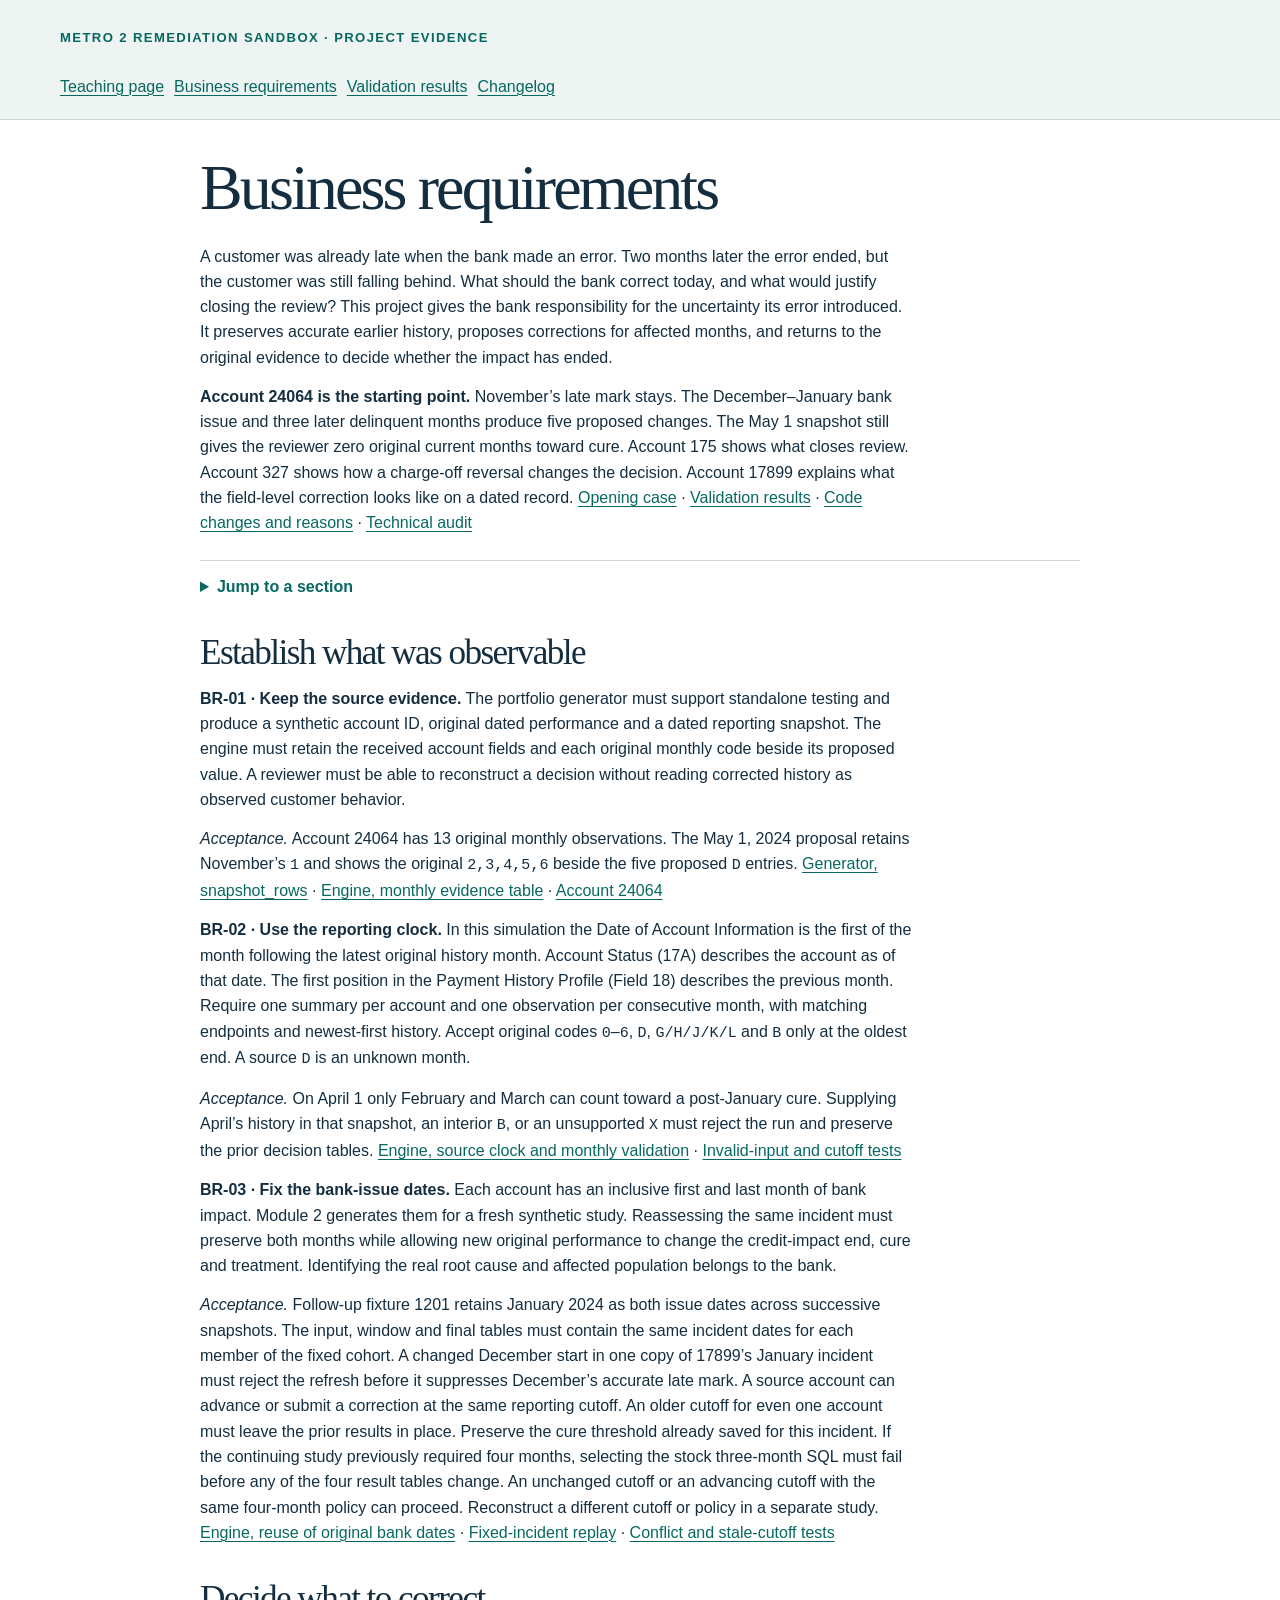
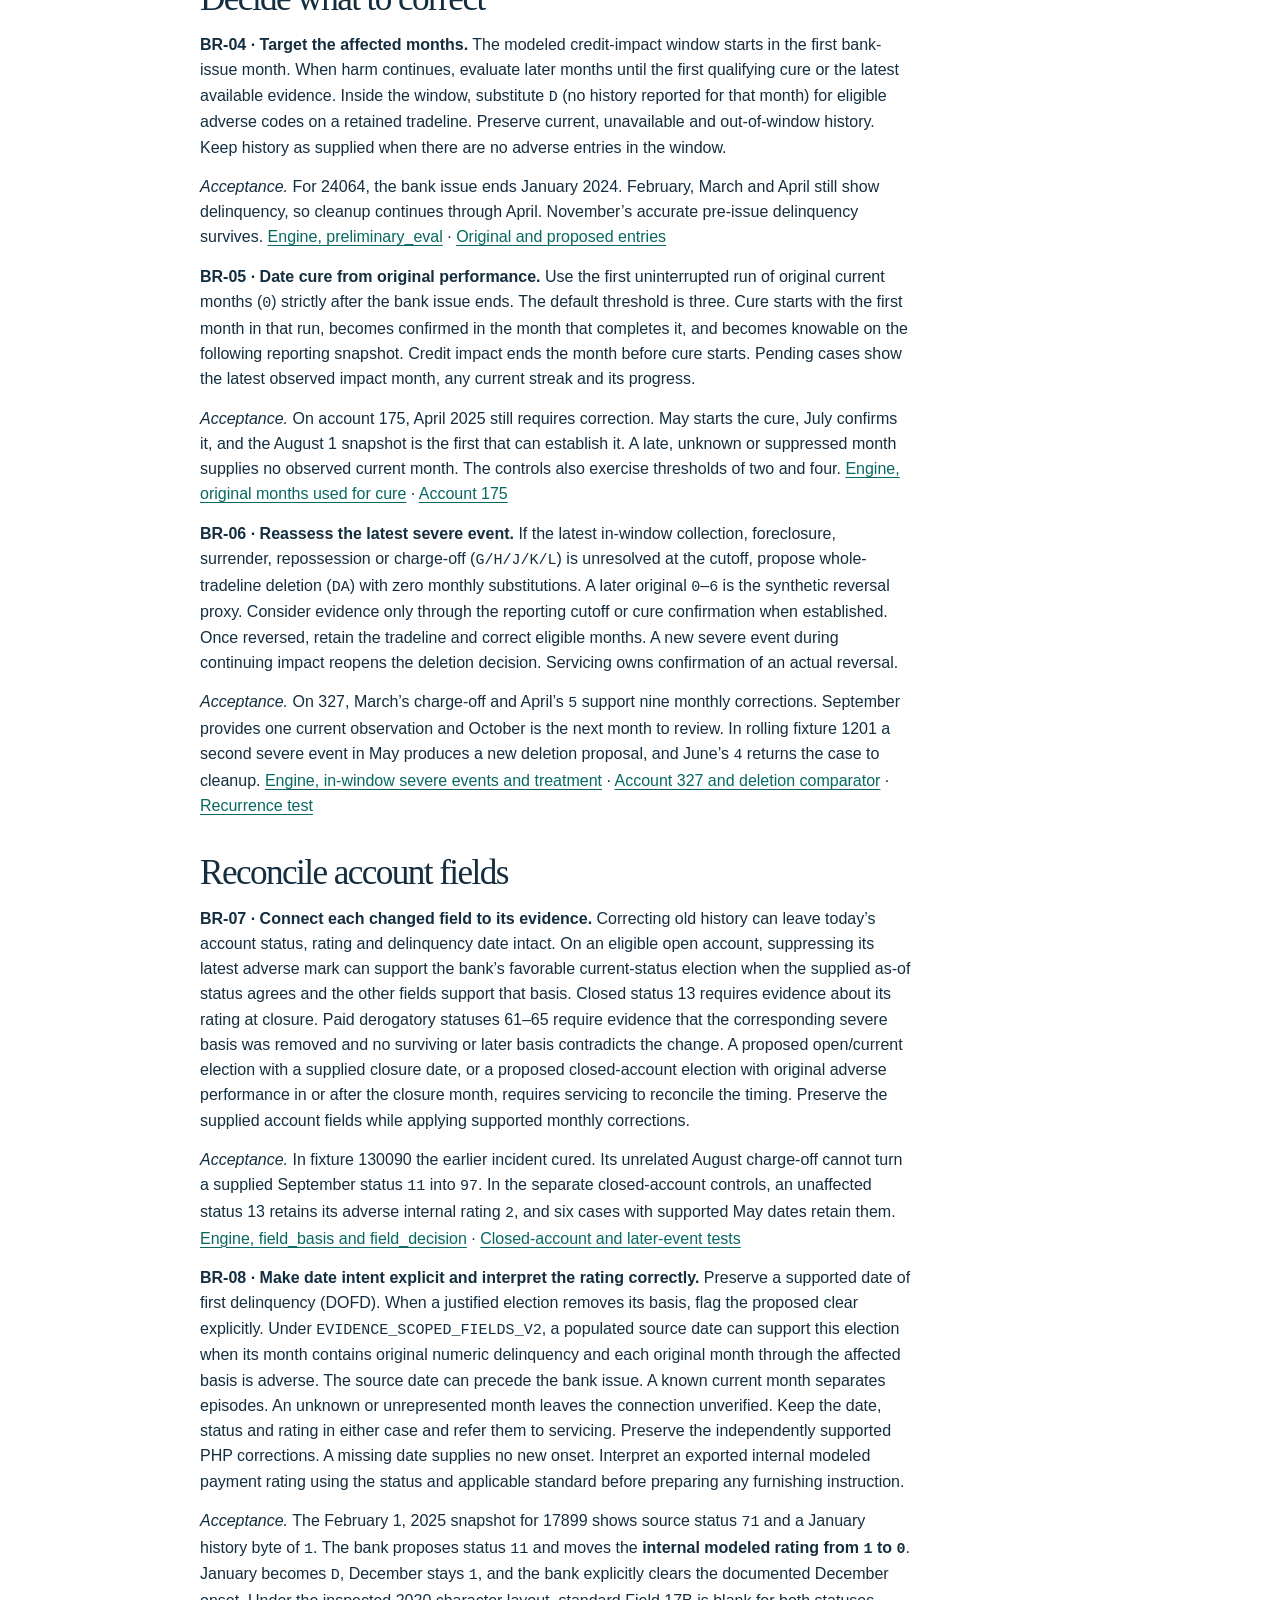
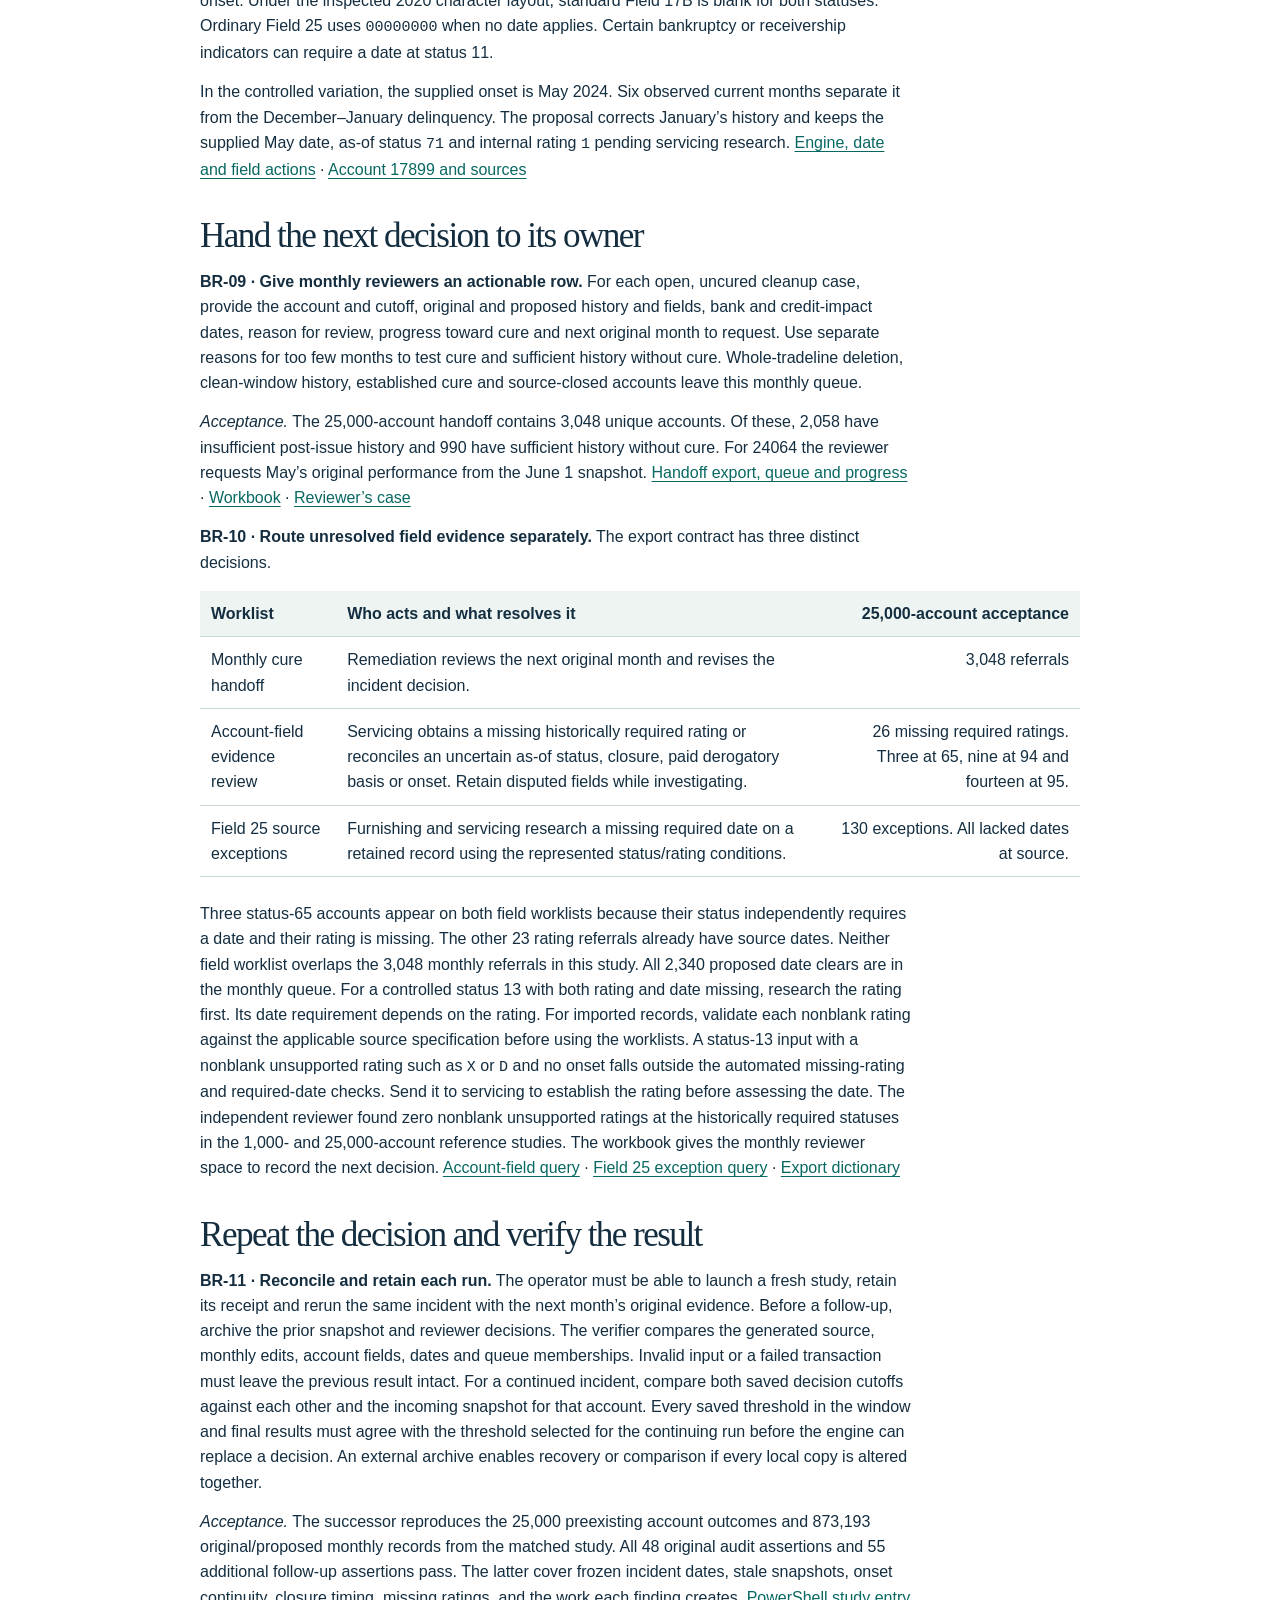
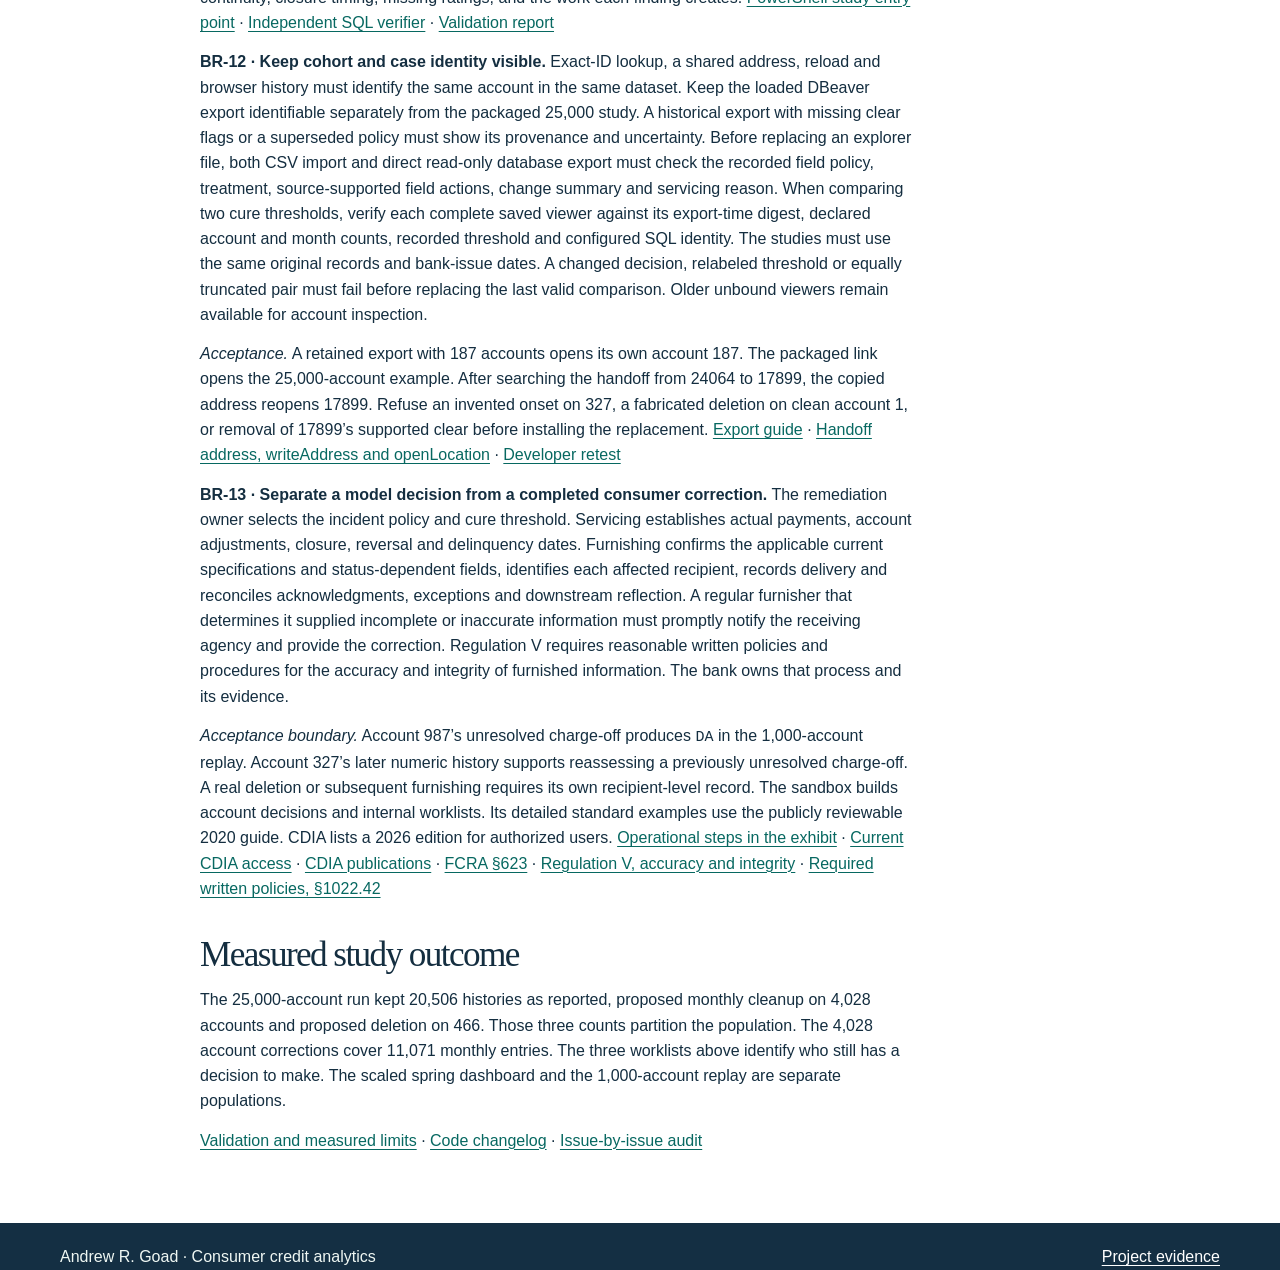
<file: requirements.html>
<!doctype html>
<html lang="en"><head><meta charset="utf-8"><meta name="viewport" content="width=device-width,initial-scale=1"><title>Business requirements · Metro 2 Remediation Sandbox</title><link rel="stylesheet" href="style.css"><link rel="stylesheet" href="evidence.css"></head>
<body><a class="skip" href="#content">Skip to content</a><header class="preview-head"><div class="wrap"><p class="eyebrow">Metro 2 Remediation Sandbox · Project evidence</p><nav class="actions" aria-label="Project evidence"><a href="index.html">Teaching page</a><a href="requirements.html">Business requirements</a><a href="validation.html">Validation results</a><a href="review.html#changelog">Changelog</a></nav></div></header>
<main id="content" class="preview-body evidence-body"><article><h1 id="business-requirements">Business requirements</h1>
<p>A customer was already late when the bank made an error. Two months later the error ended, but the customer was still falling behind. What should the bank correct today, and what would justify closing the review? This project gives the bank responsibility for the uncertainty its error introduced. It preserves accurate earlier history, proposes corrections for affected months, and returns to the original evidence to decide whether the impact has ended.</p>
<p><strong>Account 24064 is the starting point.</strong> November’s late mark stays. The December–January bank issue and three later delinquent months produce five proposed changes. The May 1 snapshot still gives the reviewer zero original current months toward cure. Account 175 shows what closes review. Account 327 shows how a charge-off reversal changes the decision. Account 17899 explains what the field-level correction looks like on a dated record. <a href="index.html#consumer-decision">Opening case</a> · <a href="validation.html">Validation results</a> · <a href="review.html#changelog">Code changes and reasons</a> · <a href="review.html#audit">Technical audit</a></p>
<details class="evidence-sections"><summary>Jump to a section</summary><ul><li><a href="#establish-what-was-observable">Establish what was observable</a></li><li><a href="#decide-what-to-correct">Decide what to correct</a></li><li><a href="#reconcile-account-fields">Reconcile account fields</a></li><li><a href="#hand-the-next-decision-to-its-owner">Hand the next decision to its owner</a></li><li><a href="#repeat-the-decision-and-verify-the-result">Repeat the decision and verify the result</a></li><li><a href="#measured-study-outcome">Measured study outcome</a></li></ul></details><h2 id="establish-what-was-observable">Establish what was observable</h2>
<p><a id="br-01"></a></p>
<p><strong>BR-01 · Keep the source evidence.</strong> The portfolio generator must support standalone testing and produce a synthetic account ID, original dated performance and a dated reporting snapshot. The engine must retain the received account fields and each original monthly code beside its proposed value. A reviewer must be able to reconstruct a decision without reading corrected history as observed customer behavior.</p>
<p><em>Acceptance.</em> Account 24064 has 13 original monthly observations. The May 1, 2024 proposal retains November’s <code>1</code> and shows the original <code>2,3,4,5,6</code> beside the five proposed <code>D</code> entries. <a href="code/generator.html#L1018">Generator, snapshot_rows</a> · <a href="code/engine.html#L1049">Engine, monthly evidence table</a> · <a href="scale/index.html#account=24064">Account 24064</a></p>
<p><a id="br-02"></a></p>
<p><strong>BR-02 · Use the reporting clock.</strong> In this simulation the Date of Account Information is the first of the month following the latest original history month. Account Status (17A) describes the account as of that date. The first position in the Payment History Profile (Field 18) describes the previous month. Require one summary per account and one observation per consecutive month, with matching endpoints and newest-first history. Accept original codes <code>0</code>–<code>6</code>, <code>D</code>, <code>G/H/J/K/L</code> and <code>B</code> only at the oldest end. A source <code>D</code> is an unknown month.</p>
<p><em>Acceptance.</em> On April 1 only February and March can count toward a post-January cure. Supplying April’s history in that snapshot, an interior <code>B</code>, or an unsupported <code>X</code> must reject the run and preserve the prior decision tables. <a href="code/engine.html#L430">Engine, source clock and monthly validation</a> · <a href="downloads/Metro2_PowerShell_Study.zip">Invalid-input and cutoff tests</a></p>
<p><a id="br-03"></a></p>
<p><strong>BR-03 · Fix the bank-issue dates.</strong> Each account has an inclusive first and last month of bank impact. Module 2 generates them for a fresh synthetic study. Reassessing the same incident must preserve both months while allowing new original performance to change the credit-impact end, cure and treatment. Identifying the real root cause and affected population belongs to the bank.</p>
<p><em>Acceptance.</em> Follow-up fixture 1201 retains January 2024 as both issue dates across successive snapshots. The input, window and final tables must contain the same incident dates for each member of the fixed cohort. A changed December start in one copy of 17899’s January incident must reject the refresh before it suppresses December’s accurate late mark. A source account can advance or submit a correction at the same reporting cutoff. An older cutoff for even one account must leave the prior results in place. Preserve the cure threshold already saved for this incident. If the continuing study previously required four months, selecting the stock three-month SQL must fail before any of the four result tables change. An unchanged cutoff or an advancing cutoff with the same four-month policy can proceed. Reconstruct a different cutoff or policy in a separate study. <a href="code/engine.html#L471">Engine, reuse of original bank dates</a> · <a href="downloads/Metro2_PowerShell_Study.zip">Fixed-incident replay</a> · <a href="downloads/Metro2_PowerShell_Study.zip">Conflict and stale-cutoff tests</a></p>
<h2 id="decide-what-to-correct">Decide what to correct</h2>
<p><a id="br-04"></a></p>
<p><strong>BR-04 · Target the affected months.</strong> The modeled credit-impact window starts in the first bank-issue month. When harm continues, evaluate later months until the first qualifying cure or the latest available evidence. Inside the window, substitute <code>D</code> (no history reported for that month) for eligible adverse codes on a retained tradeline. Preserve current, unavailable and out-of-window history. Keep history as supplied when there are no adverse entries in the window.</p>
<p><em>Acceptance.</em> For 24064, the bank issue ends January 2024. February, March and April still show delinquency, so cleanup continues through April. November’s accurate pre-issue delinquency survives. <a href="code/engine.html#L871">Engine, preliminary_eval</a> · <a href="index.html#consumer-decision">Original and proposed entries</a></p>
<p><a id="br-05"></a></p>
<p><strong>BR-05 · Date cure from original performance.</strong> Use the first uninterrupted run of original current months (<code>0</code>) strictly after the bank issue ends. The default threshold is three. Cure starts with the first month in that run, becomes confirmed in the month that completes it, and becomes knowable on the following reporting snapshot. Credit impact ends the month before cure starts. Pending cases show the latest observed impact month, any current streak and its progress.</p>
<p><em>Acceptance.</em> On account 175, April 2025 still requires correction. May starts the cure, July confirms it, and the August 1 snapshot is the first that can establish it. A late, unknown or suppressed month supplies no observed current month. The controls also exercise thresholds of two and four. <a href="code/engine.html#L758">Engine, original months used for cure</a> · <a href="index.html#cure">Account 175</a></p>
<p><a id="br-06"></a></p>
<p><strong>BR-06 · Reassess the latest severe event.</strong> If the latest in-window collection, foreclosure, surrender, repossession or charge-off (<code>G/H/J/K/L</code>) is unresolved at the cutoff, propose whole-tradeline deletion (<code>DA</code>) with zero monthly substitutions. A later original <code>0</code>–<code>6</code> is the synthetic reversal proxy. Consider evidence only through the reporting cutoff or cure confirmation when established. Once reversed, retain the tradeline and correct eligible months. A new severe event during continuing impact reopens the deletion decision. Servicing owns confirmation of an actual reversal.</p>
<p><em>Acceptance.</em> On 327, March’s charge-off and April’s <code>5</code> support nine monthly corrections. September provides one current observation and October is the next month to review. In rolling fixture 1201 a second severe event in May produces a new deletion proposal, and June’s <code>4</code> returns the case to cleanup. <a href="code/engine.html#L936">Engine, in-window severe events and treatment</a> · <a href="index.html#dashboard-case">Account 327 and deletion comparator</a> · <a href="downloads/Metro2_PowerShell_Study.zip">Recurrence test</a></p>
<h2 id="reconcile-account-fields">Reconcile account fields</h2>
<p><a id="br-07"></a></p>
<p><strong>BR-07 · Connect each changed field to its evidence.</strong> Correcting old history can leave today’s account status, rating and delinquency date intact. On an eligible open account, suppressing its latest adverse mark can support the bank’s favorable current-status election when the supplied as-of status agrees and the other fields support that basis. Closed status 13 requires evidence about its rating at closure. Paid derogatory statuses 61–65 require evidence that the corresponding severe basis was removed and no surviving or later basis contradicts the change. A proposed open/current election with a supplied closure date, or a proposed closed-account election with original adverse performance in or after the closure month, requires servicing to reconcile the timing. Preserve the supplied account fields while applying supported monthly corrections.</p>
<p><em>Acceptance.</em> In fixture 130090 the earlier incident cured. Its unrelated August charge-off cannot turn a supplied September status <code>11</code> into <code>97</code>. In the separate closed-account controls, an unaffected status 13 retains its adverse internal rating <code>2</code>, and six cases with supported May dates retain them. <a href="code/engine.html#L1142">Engine, field_basis and field_decision</a> · <a href="downloads/Metro2_PowerShell_Study.zip">Closed-account and later-event tests</a></p>
<p><a id="br-08"></a></p>
<p><strong>BR-08 · Make date intent explicit and interpret the rating correctly.</strong> Preserve a supported date of first delinquency (DOFD). When a justified election removes its basis, flag the proposed clear explicitly. Under <code>EVIDENCE_SCOPED_FIELDS_V2</code>, a populated source date can support this election when its month contains original numeric delinquency and each original month through the affected basis is adverse. The source date can precede the bank issue. A known current month separates episodes. An unknown or unrepresented month leaves the connection unverified. Keep the date, status and rating in either case and refer them to servicing. Preserve the independently supported PHP corrections. A missing date supplies no new onset. Interpret an exported internal modeled payment rating using the status and applicable standard before preparing any furnishing instruction.</p>
<p><em>Acceptance.</em> The February 1, 2025 snapshot for 17899 shows source status <code>71</code> and a January history byte of <code>1</code>. The bank proposes status <code>11</code> and moves the <strong>internal modeled rating from <code>1</code> to <code>0</code></strong>. January becomes <code>D</code>, December stays <code>1</code>, and the bank explicitly clears the documented December onset. Under the inspected 2020 character layout, standard Field 17B is blank for both statuses. Ordinary Field 25 uses <code>00000000</code> when no date applies. Certain bankruptcy or receivership indicators can require a date at status 11.</p>
<p>In the controlled variation, the supplied onset is May 2024. Six observed current months separate it from the December–January delinquency. The proposal corrects January’s history and keeps the supplied May date, as-of status <code>71</code> and internal rating <code>1</code> pending servicing research. <a href="code/engine.html#L1211">Engine, date and field actions</a> · <a href="index.html#field-25">Account 17899 and sources</a></p>
<h2 id="hand-the-next-decision-to-its-owner">Hand the next decision to its owner</h2>
<p><a id="br-09"></a></p>
<p><strong>BR-09 · Give monthly reviewers an actionable row.</strong> For each open, uncured cleanup case, provide the account and cutoff, original and proposed history and fields, bank and credit-impact dates, reason for review, progress toward cure and next original month to request. Use separate reasons for too few months to test cure and sufficient history without cure. Whole-tradeline deletion, clean-window history, established cure and source-closed accounts leave this monthly queue.</p>
<p><em>Acceptance.</em> The 25,000-account handoff contains 3,048 unique accounts. Of these, 2,058 have insufficient post-issue history and 990 have sufficient history without cure. For 24064 the reviewer requests May’s original performance from the June 1 snapshot. <a href="downloads/Metro2_PowerShell_Study.zip">Handoff export, queue and progress</a> · <a href="downloads/Metro2_PowerShell_Study.zip">Workbook</a> · <a href="manual-review/index.html#account=24064">Reviewer’s case</a></p>
<p><a id="br-10"></a></p>
<p><strong>BR-10 · Route unresolved field evidence separately.</strong> The export contract has three distinct decisions.</p>
<div class="evidence-table evidence-wide" tabindex="0" aria-label="Hand the next decision to its owner table" role="region"><table>
<thead>
<tr class="header">
<th>Worklist</th>
<th>Who acts and what resolves it</th>
<th style="text-align: right;">25,000-account acceptance</th>
</tr>
</thead>
<tbody>
<tr class="odd">
<td>Monthly cure handoff</td>
<td>Remediation reviews the next original month and revises the incident decision.</td>
<td style="text-align: right;">3,048 referrals</td>
</tr>
<tr class="even">
<td>Account-field evidence review</td>
<td>Servicing obtains a missing historically required rating or reconciles an uncertain as-of status, closure, paid derogatory basis or onset. Retain disputed fields while investigating.</td>
<td style="text-align: right;">26 missing required ratings. Three at 65, nine at 94 and fourteen at 95.</td>
</tr>
<tr class="odd">
<td>Field 25 source exceptions</td>
<td>Furnishing and servicing research a missing required date on a retained record using the represented status/rating conditions.</td>
<td style="text-align: right;">130 exceptions. All lacked dates at source.</td>
</tr>
</tbody>
</table>
</div><p>Three status-65 accounts appear on both field worklists because their status independently requires a date and their rating is missing. The other 23 rating referrals already have source dates. Neither field worklist overlaps the 3,048 monthly referrals in this study. All 2,340 proposed date clears are in the monthly queue. For a controlled status 13 with both rating and date missing, research the rating first. Its date requirement depends on the rating. For imported records, validate each nonblank rating against the applicable source specification before using the worklists. A status-13 input with a nonblank unsupported rating such as <code>X</code> or <code>D</code> and no onset falls outside the automated missing-rating and required-date checks. Send it to servicing to establish the rating before assessing the date. The independent reviewer found zero nonblank unsupported ratings at the historically required statuses in the 1,000- and 25,000-account reference studies. The workbook gives the monthly reviewer space to record the next decision. <a href="downloads/Metro2_PowerShell_Study.zip">Account-field query</a> · <a href="downloads/Metro2_PowerShell_Study.zip">Field 25 exception query</a> · <a href="downloads/Metro2_PowerShell_Study.zip">Export dictionary</a></p>
<h2 id="repeat-the-decision-and-verify-the-result">Repeat the decision and verify the result</h2>
<p><a id="br-11"></a></p>
<p><strong>BR-11 · Reconcile and retain each run.</strong> The operator must be able to launch a fresh study, retain its receipt and rerun the same incident with the next month’s original evidence. Before a follow-up, archive the prior snapshot and reviewer decisions. The verifier compares the generated source, monthly edits, account fields, dates and queue memberships. Invalid input or a failed transaction must leave the previous result intact. For a continued incident, compare both saved decision cutoffs against each other and the incoming snapshot for that account. Every saved threshold in the window and final results must agree with the threshold selected for the continuing run before the engine can replace a decision. An external archive enables recovery or comparison if every local copy is altered together.</p>
<p><em>Acceptance.</em> The successor reproduces the 25,000 preexisting account outcomes and 873,193 original/proposed monthly records from the matched study. All 48 original audit assertions and 55 additional follow-up assertions pass. The latter cover frozen incident dates, stale snapshots, onset continuity, closure timing, missing ratings, and the work each finding creates. <a href="downloads/Metro2_PowerShell_Study.zip">PowerShell study entry point</a> · <a href="downloads/Metro2_PowerShell_Study.zip">Independent SQL verifier</a> · <a href="validation.html">Validation report</a></p>
<p><a id="br-12"></a></p>
<p><strong>BR-12 · Keep cohort and case identity visible.</strong> Exact-ID lookup, a shared address, reload and browser history must identify the same account in the same dataset. Keep the loaded DBeaver export identifiable separately from the packaged 25,000 study. A historical export with missing clear flags or a superseded policy must show its provenance and uncertainty. Before replacing an explorer file, both CSV import and direct read-only database export must check the recorded field policy, treatment, source-supported field actions, change summary and servicing reason. When comparing two cure thresholds, verify each complete saved viewer against its export-time digest, declared account and month counts, recorded threshold and configured SQL identity. The studies must use the same original records and bank-issue dates. A changed decision, relabeled threshold or equally truncated pair must fail before replacing the last valid comparison. Older unbound viewers remain available for account inspection.</p>
<p><em>Acceptance.</em> A retained export with 187 accounts opens its own account 187. The packaged link opens the 25,000-account example. After searching the handoff from 24064 to 17899, the copied address reopens 17899. Refuse an invented onset on 327, a fabricated deletion on clean account 1, or removal of 17899’s supported clear before installing the replacement. <a href="downloads/Metro2_PowerShell_Study.zip">Export guide</a> · <a href="manual-review/queue.js">Handoff address, writeAddress and openLocation</a> · <a href="retest.html">Developer retest</a></p>
<p><a id="br-13"></a></p>
<p><strong>BR-13 · Separate a model decision from a completed consumer correction.</strong> The remediation owner selects the incident policy and cure threshold. Servicing establishes actual payments, account adjustments, closure, reversal and delinquency dates. Furnishing confirms the applicable current specifications and status-dependent fields, identifies each affected recipient, records delivery and reconciles acknowledgments, exceptions and downstream reflection. A regular furnisher that determines it supplied incomplete or inaccurate information must promptly notify the receiving agency and provide the correction. Regulation V requires reasonable written policies and procedures for the accuracy and integrity of furnished information. The bank owns that process and its evidence.</p>
<p><em>Acceptance boundary.</em> Account 987’s unresolved charge-off produces <code>DA</code> in the 1,000-account replay. Account 327’s later numeric history supports reassessing a previously unresolved charge-off. A real deletion or subsequent furnishing requires its own recipient-level record. The sandbox builds account decisions and internal worklists. Its detailed standard examples use the publicly reviewable 2020 guide. CDIA lists a 2026 edition for authorized users. <a href="index.html#bank-remediation">Operational steps in the exhibit</a> · <a href="https://www.cdiaonline.org/resources/furnishers-of-data-overview/metro2-information/">Current CDIA access</a> · <a href="https://www.cdiaonline.org/publications/">CDIA publications</a> · <a href="https://www.govinfo.gov/content/pkg/USCODE-2024-title15/html/USCODE-2024-title15-chap41-subchapIII-sec1681s-2.htm">FCRA §623</a> · <a href="https://www.consumerfinance.gov/rules-policy/regulations/1022/41/">Regulation V, accuracy and integrity</a> · <a href="https://www.consumerfinance.gov/rules-policy/regulations/1022/42/">Required written policies, §1022.42</a></p>
<h2 id="measured-study-outcome">Measured study outcome</h2>
<p>The 25,000-account run kept 20,506 histories as reported, proposed monthly cleanup on 4,028 accounts and proposed deletion on 466. Those three counts partition the population. The 4,028 account corrections cover 11,071 monthly entries. The three worklists above identify who still has a decision to make. The scaled spring dashboard and the 1,000-account replay are separate populations.</p>
<p><a href="validation.html">Validation and measured limits</a> · <a href="review.html#changelog">Code changelog</a> · <a href="review.html#audit">Issue-by-issue audit</a></p>
</article></main><footer class="end"><div class="wrap">Andrew R. Goad · Consumer credit analytics <a href="index.html#evidence">Project evidence</a></div></footer></body></html>
</file>
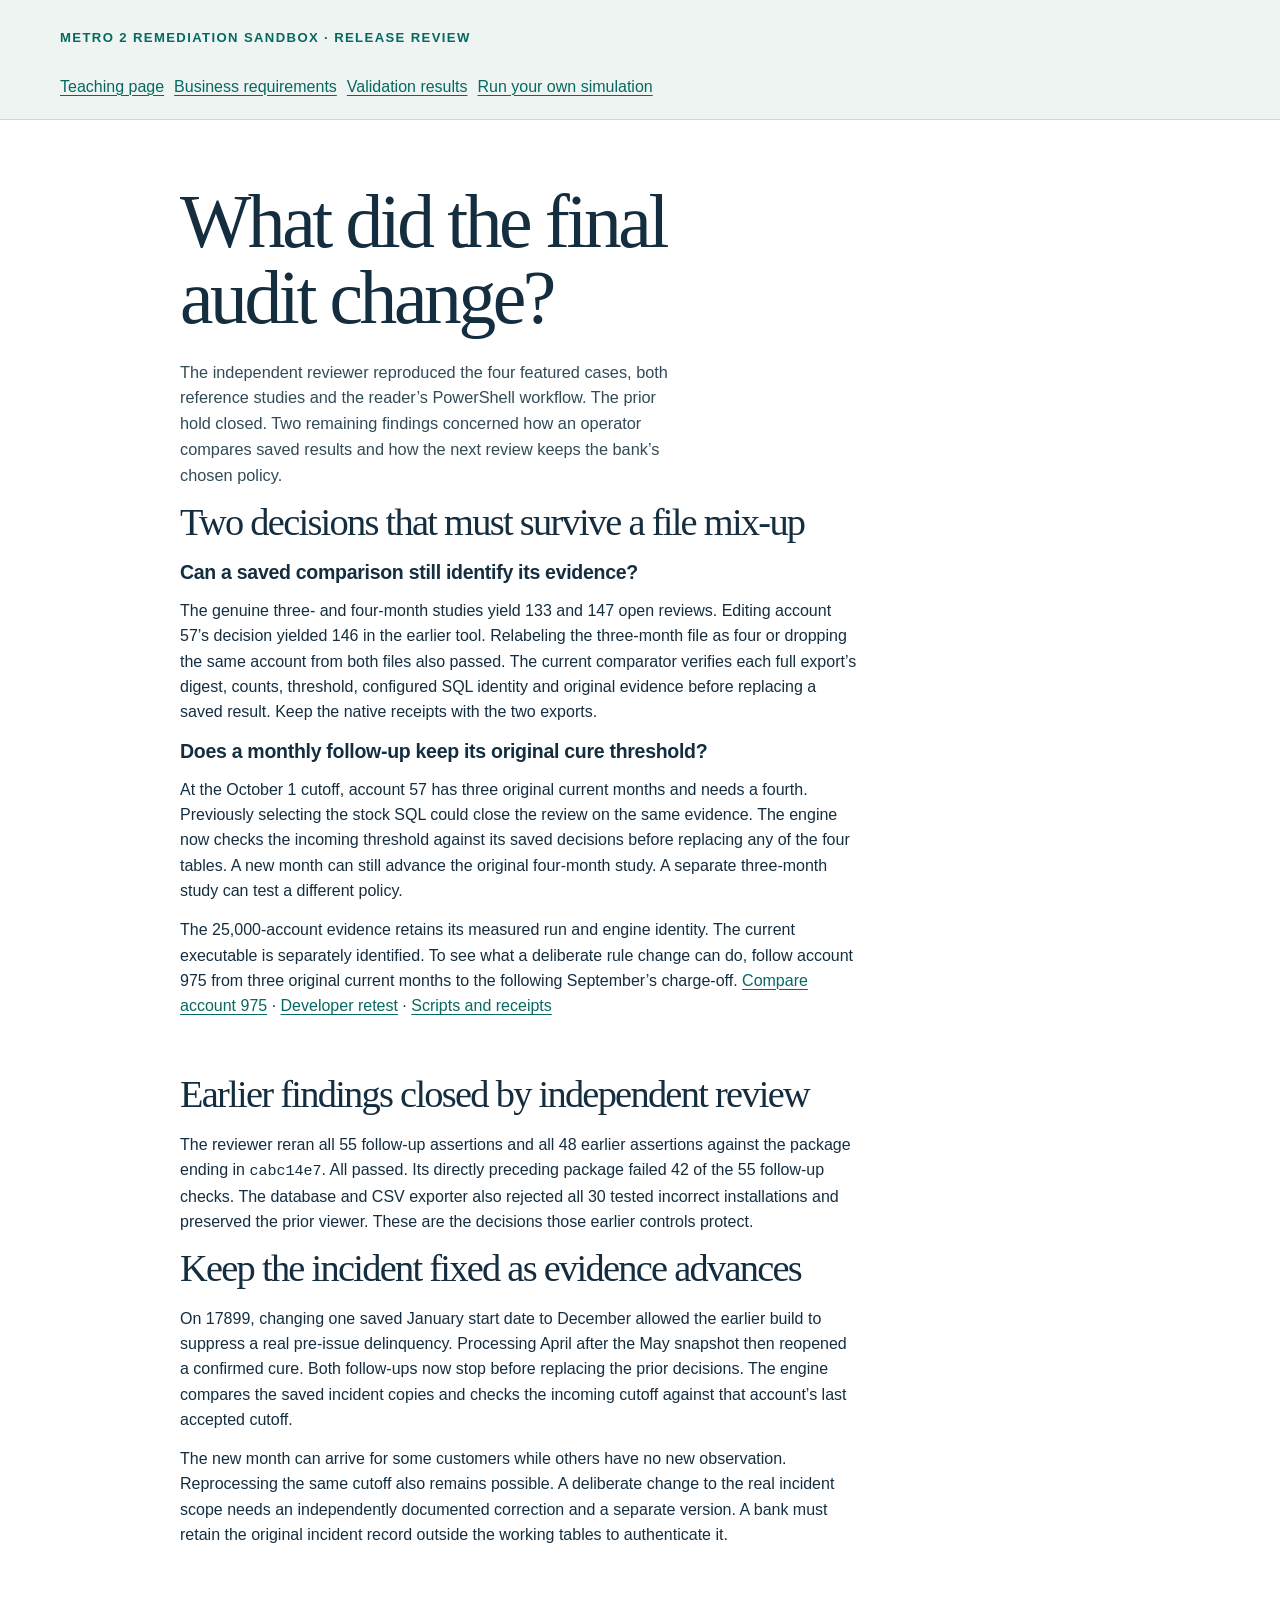
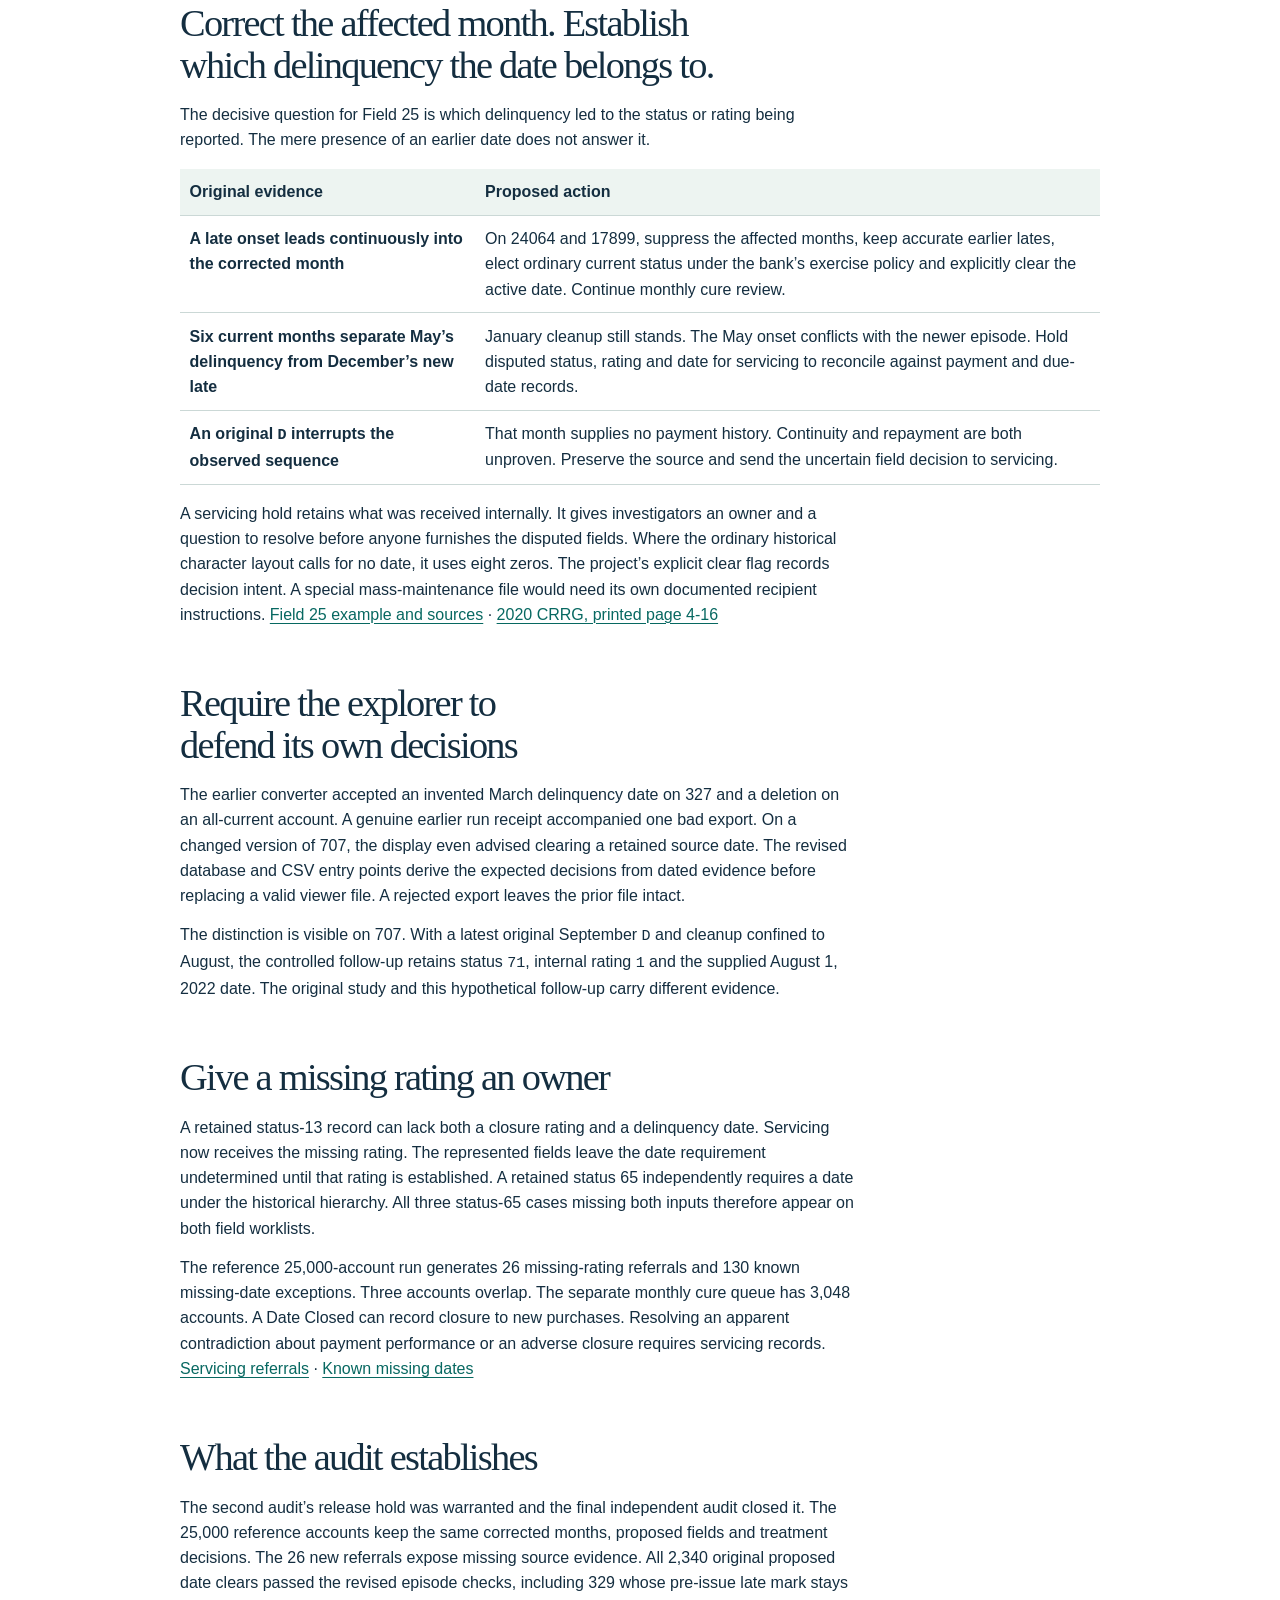
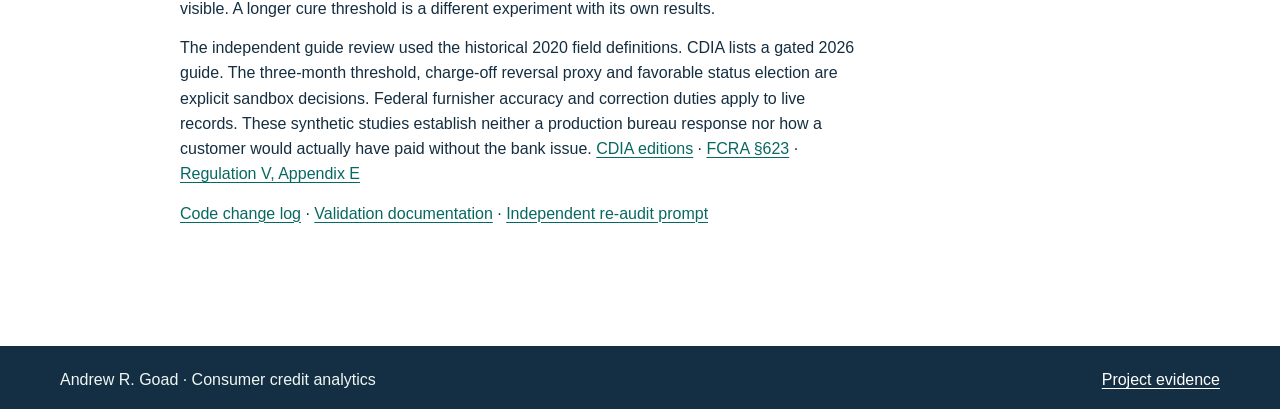
<file: retest.html>
<!doctype html><html lang="en"><head><meta charset="utf-8"><meta name="viewport" content="width=device-width, initial-scale=1"><title>Audit findings and corrections · Metro 2 Remediation Sandbox</title><link rel="stylesheet" href="style.css"><link rel="stylesheet" href="run.css"></head><body>
<a class="skip" href="#content">Skip to findings</a><header class="preview-head"><div class="wrap"><p class="eyebrow">Metro 2 Remediation Sandbox · Release review</p><nav class="actions" aria-label="Project evidence"><a href="index.html">Teaching page</a><a href="requirements.html">Business requirements</a><a href="validation.html">Validation results</a><a href="run.html">Run your own simulation</a></nav></div></header>
<main id="content" class="wrap run-body"><h1>What did the final audit change?</h1>
<p class="deck">The independent reviewer reproduced the four featured cases, both reference studies and the reader’s PowerShell workflow. The prior hold closed. Two remaining findings concerned how an operator compares saved results and how the next review keeps the bank’s chosen policy.</p>
<section id="final-audit"><h2>Two decisions that must survive a file mix-up</h2>
<h3>Can a saved comparison still identify its evidence?</h3><p>The genuine three- and four-month studies yield 133 and 147 open reviews. Editing account 57’s decision yielded 146 in the earlier tool. Relabeling the three-month file as four or dropping the same account from both files also passed. The current comparator verifies each full export’s digest, counts, threshold, configured SQL identity and original evidence before replacing a saved result. Keep the native receipts with the two exports.</p>
<h3>Does a monthly follow-up keep its original cure threshold?</h3><p>At the October 1 cutoff, account 57 has three original current months and needs a fourth. Previously selecting the stock SQL could close the review on the same evidence. The engine now checks the incoming threshold against its saved decisions before replacing any of the four tables. A new month can still advance the original four-month study. A separate three-month study can test a different policy.</p>
<p>The 25,000-account evidence retains its measured run and engine identity. The current executable is separately identified. To see what a deliberate rule change can do, follow account 975 from three original current months to the following September’s charge-off. <a href="run.html#case-975">Compare account 975</a> · <a href="downloads/Metro2_Developer_Retest.json">Developer retest</a> · <a href="downloads/Metro2_Retest_Evidence.zip">Scripts and receipts</a></p></section>
<h2>Earlier findings closed by independent review</h2><p>The reviewer reran all 55 follow-up assertions and all 48 earlier assertions against the package ending in <code>cabc14e7</code>. All passed. Its directly preceding package failed 42 of the 55 follow-up checks. The database and CSV exporter also rejected all 30 tested incorrect installations and preserved the prior viewer. These are the decisions those earlier controls protect.</p>
<section id="incident"><h2>Keep the incident fixed as evidence advances</h2><p>On 17899, changing one saved January start date to December allowed the earlier build to suppress a real pre-issue delinquency. Processing April after the May snapshot then reopened a confirmed cure. Both follow-ups now stop before replacing the prior decisions. The engine compares the saved incident copies and checks the incoming cutoff against that account’s last accepted cutoff.</p><p>The new month can arrive for some customers while others have no new observation. Reprocessing the same cutoff also remains possible. A deliberate change to the real incident scope needs an independently documented correction and a separate version. A bank must retain the original incident record outside the working tables to authenticate it.</p></section>
<section id="episode"><h2>Correct the affected month. Establish which delinquency the date belongs to.</h2><p>The decisive question for Field 25 is which delinquency led to the status or rating being reported. The mere presence of an earlier date does not answer it.</p>
<table class="run-table"><thead><tr><th scope="col">Original evidence</th><th scope="col">Proposed action</th></tr></thead><tbody>
<tr><th scope="row">A late onset leads continuously into the corrected month</th><td>On 24064 and 17899, suppress the affected months, keep accurate earlier lates, elect ordinary current status under the bank’s exercise policy and explicitly clear the active date. Continue monthly cure review.</td></tr>
<tr><th scope="row">Six current months separate May’s delinquency from December’s new late</th><td>January cleanup still stands. The May onset conflicts with the newer episode. Hold disputed status, rating and date for servicing to reconcile against payment and due-date records.</td></tr>
<tr><th scope="row">An original <code>D</code> interrupts the observed sequence</th><td>That month supplies no payment history. Continuity and repayment are both unproven. Preserve the source and send the uncertain field decision to servicing.</td></tr></tbody></table>
<p>A servicing hold retains what was received internally. It gives investigators an owner and a question to resolve before anyone furnishes the disputed fields. Where the ordinary historical character layout calls for no date, it uses eight zeros. The project’s explicit clear flag records decision intent. A special mass-maintenance file would need its own documented recipient instructions. <a href="index.html#field-25">Field 25 example and sources</a> · <a href="https://autodealerplus.com/dealerzone/metro2.pdf#page=70">2020 CRRG, printed page 4-16</a></p></section>
<section><h2>Require the explorer to defend its own decisions</h2><p>The earlier converter accepted an invented March delinquency date on 327 and a deletion on an all-current account. A genuine earlier run receipt accompanied one bad export. On a changed version of 707, the display even advised clearing a retained source date. The revised database and CSV entry points derive the expected decisions from dated evidence before replacing a valid viewer file. A rejected export leaves the prior file intact.</p><p>The distinction is visible on 707. With a latest original September <code>D</code> and cleanup confined to August, the controlled follow-up retains status <code>71</code>, internal rating <code>1</code> and the supplied August 1, 2022 date. The original study and this hypothetical follow-up carry different evidence.</p></section>
<section><h2>Give a missing rating an owner</h2><p>A retained status-13 record can lack both a closure rating and a delinquency date. Servicing now receives the missing rating. The represented fields leave the date requirement undetermined until that rating is established. A retained status 65 independently requires a date under the historical hierarchy. All three status-65 cases missing both inputs therefore appear on both field worklists.</p><p>The reference 25,000-account run generates 26 missing-rating referrals and 130 known missing-date exceptions. Three accounts overlap. The separate monthly cure queue has 3,048 accounts. A Date Closed can record closure to new purchases. Resolving an apparent contradiction about payment performance or an adverse closure requires servicing records. <a href="downloads/Metro2_Account_Field_Review_25000.csv">Servicing referrals</a> · <a href="downloads/Metro2_Field25_Source_Exceptions_25000.csv">Known missing dates</a></p></section>
<section><h2>What the audit establishes</h2><p>The second audit’s release hold was warranted and the final independent audit closed it. The 25,000 reference accounts keep the same corrected months, proposed fields and treatment decisions. The 26 new referrals expose missing source evidence. All 2,340 original proposed date clears passed the revised episode checks, including 329 whose pre-issue late mark stays visible. A longer cure threshold is a different experiment with its own results.</p><p>The independent guide review used the historical 2020 field definitions. CDIA lists a gated 2026 guide. The three-month threshold, charge-off reversal proxy and favorable status election are explicit sandbox decisions. Federal furnisher accuracy and correction duties apply to live records. These synthetic studies establish neither a production bureau response nor how a customer would actually have paid without the bank issue. <a href="https://www.cdiaonline.org/publications/">CDIA editions</a> · <a href="https://www.govinfo.gov/content/pkg/USCODE-2024-title15/html/USCODE-2024-title15-chap41-subchapIII-sec1681s-2.htm">FCRA §623</a> · <a href="https://www.consumerfinance.gov/rules-policy/regulations/1022/e/">Regulation V, Appendix E</a></p>
<p><a href="review.html#changelog">Code change log</a> · <a href="validation.html">Validation documentation</a> · <a href="downloads/Metro2_Independent_Audit_Prompt.md">Independent re-audit prompt</a></p></section></main>
<footer class="end"><div class="wrap">Andrew R. Goad · Consumer credit analytics <a href="index.html#evidence">Project evidence</a></div></footer></body></html>
</file>
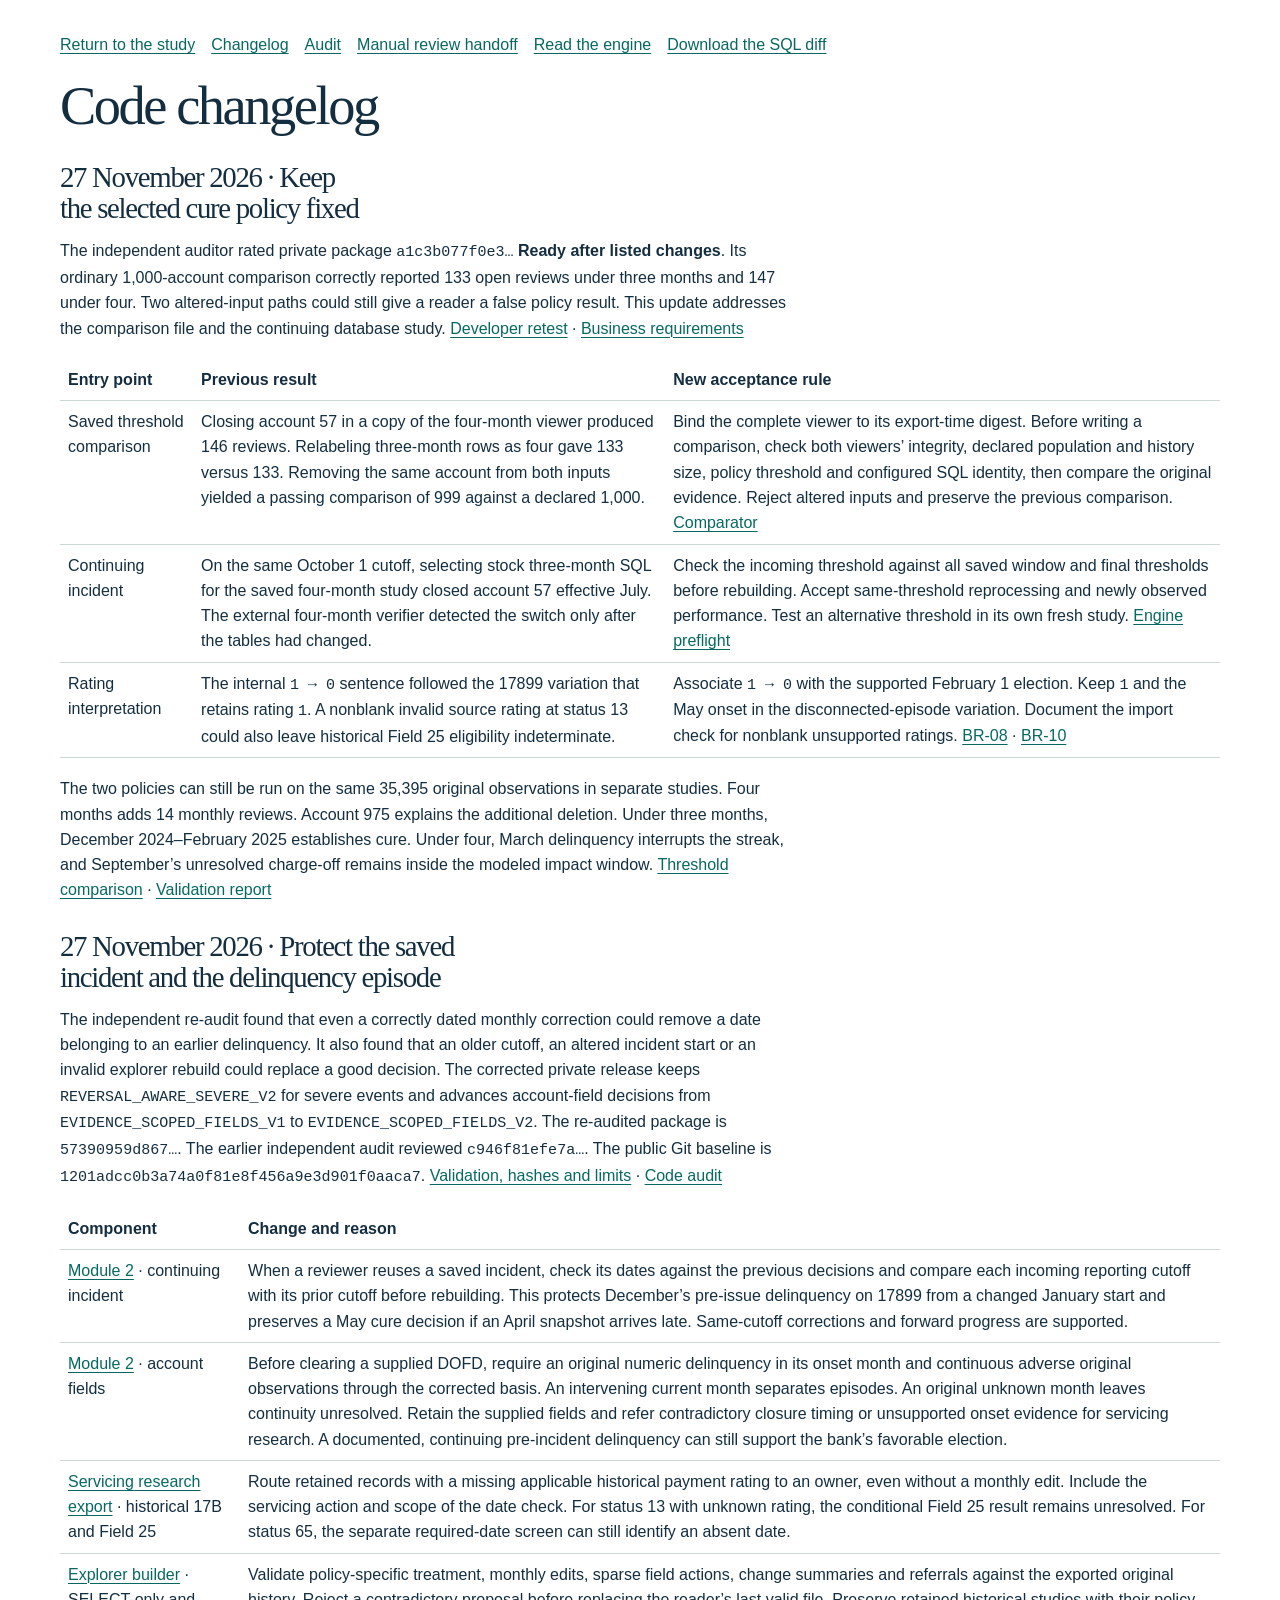
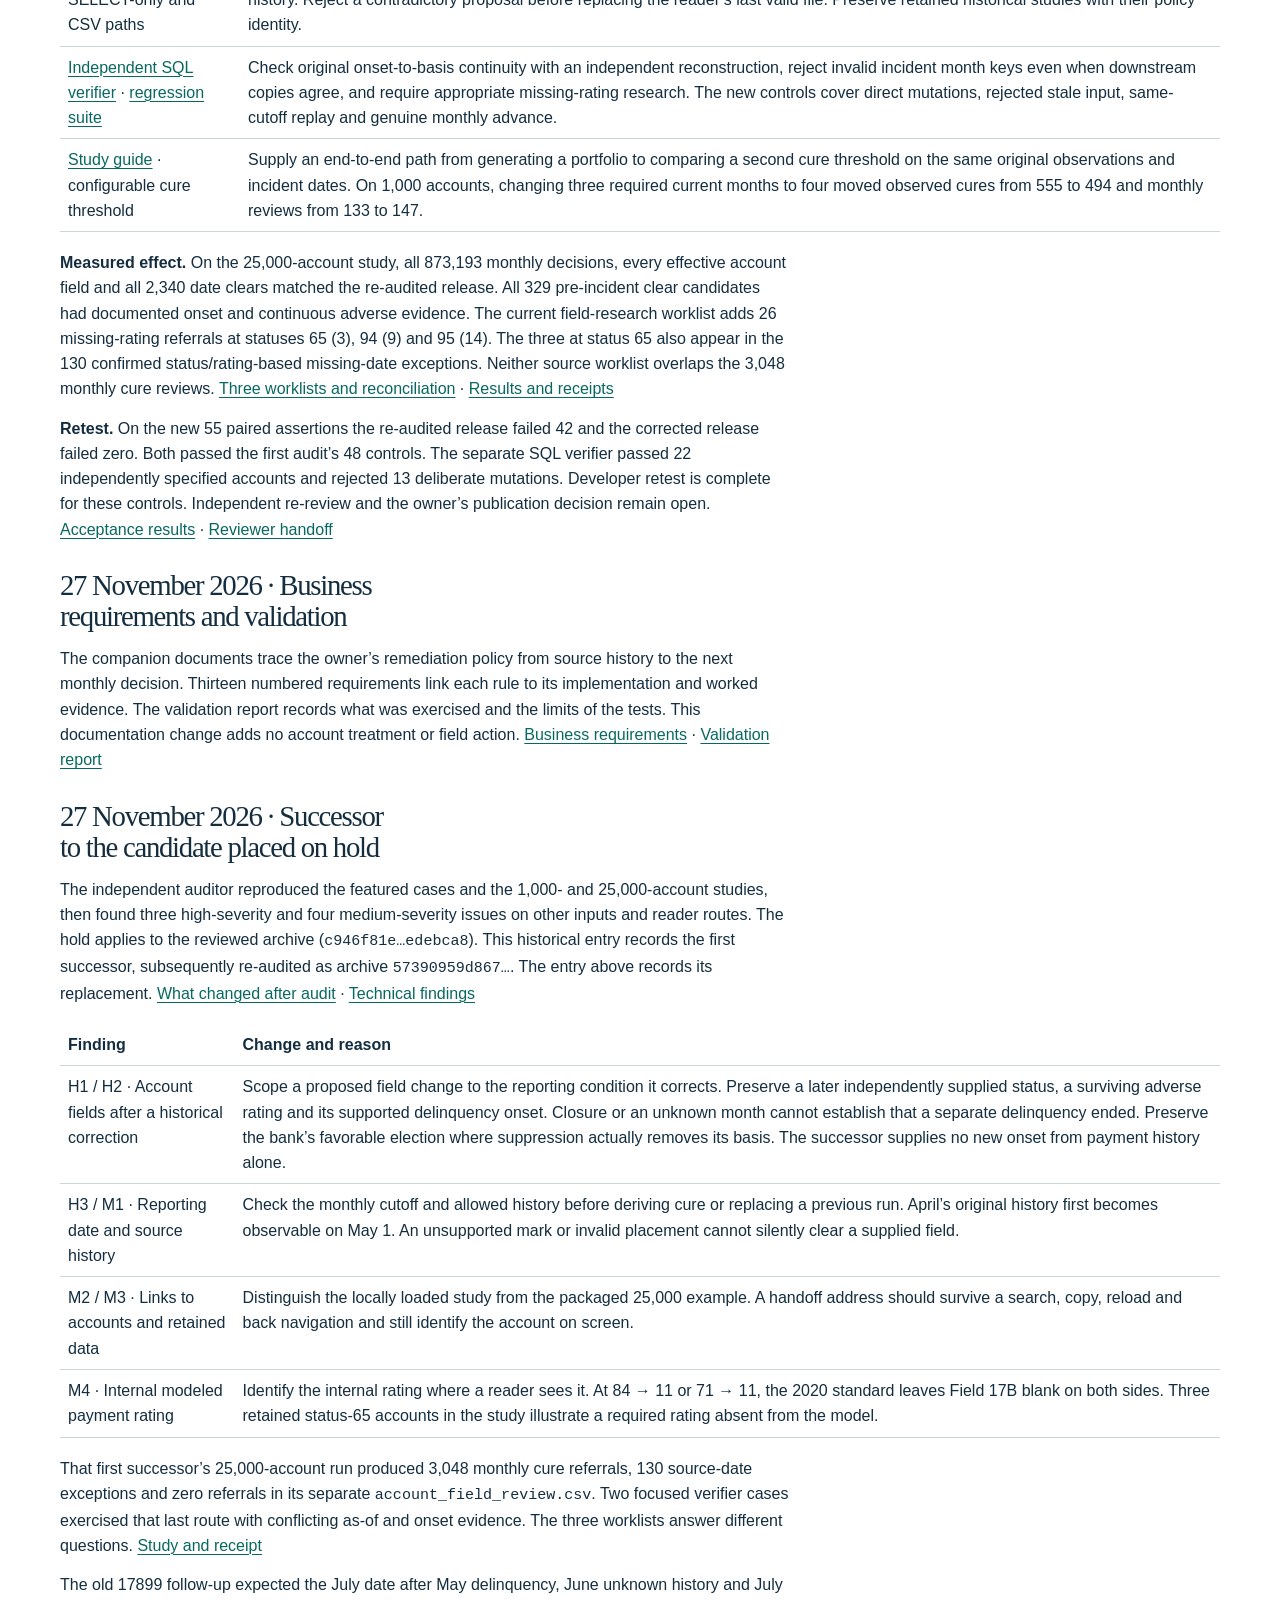
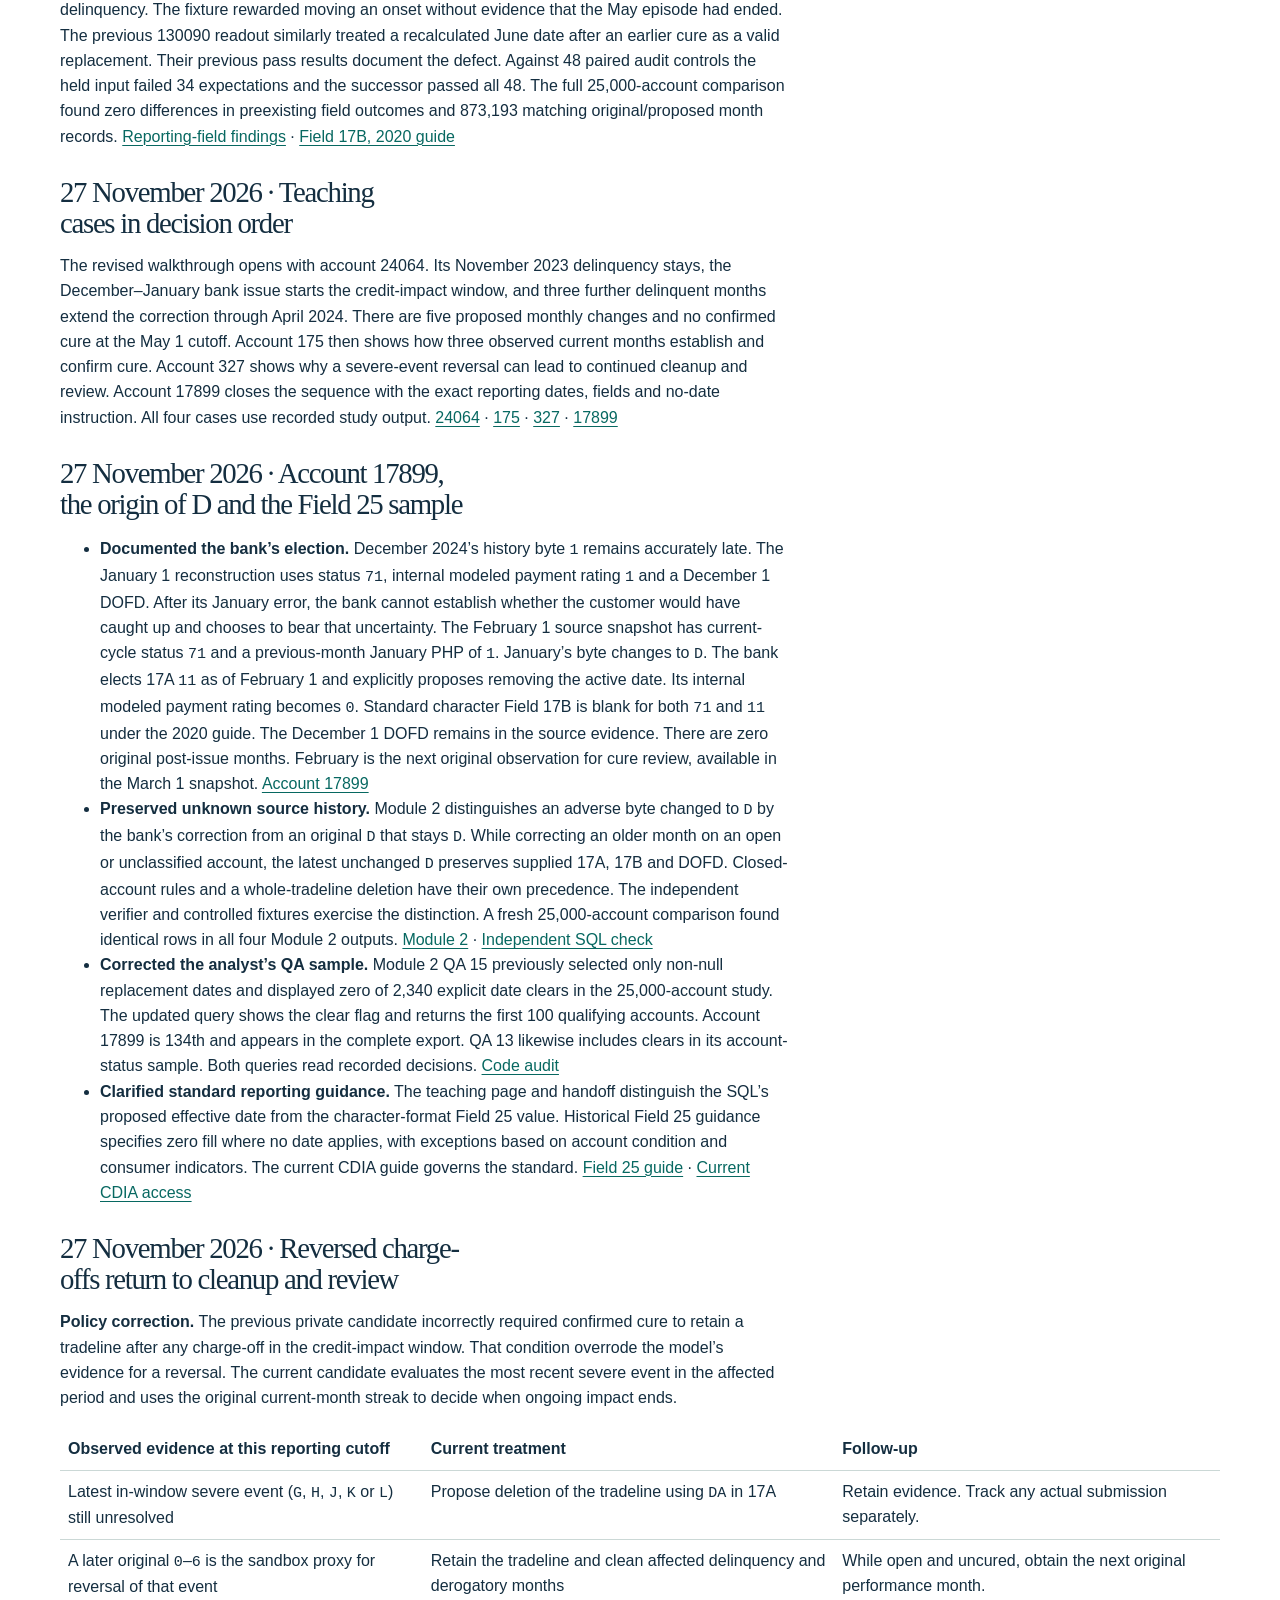
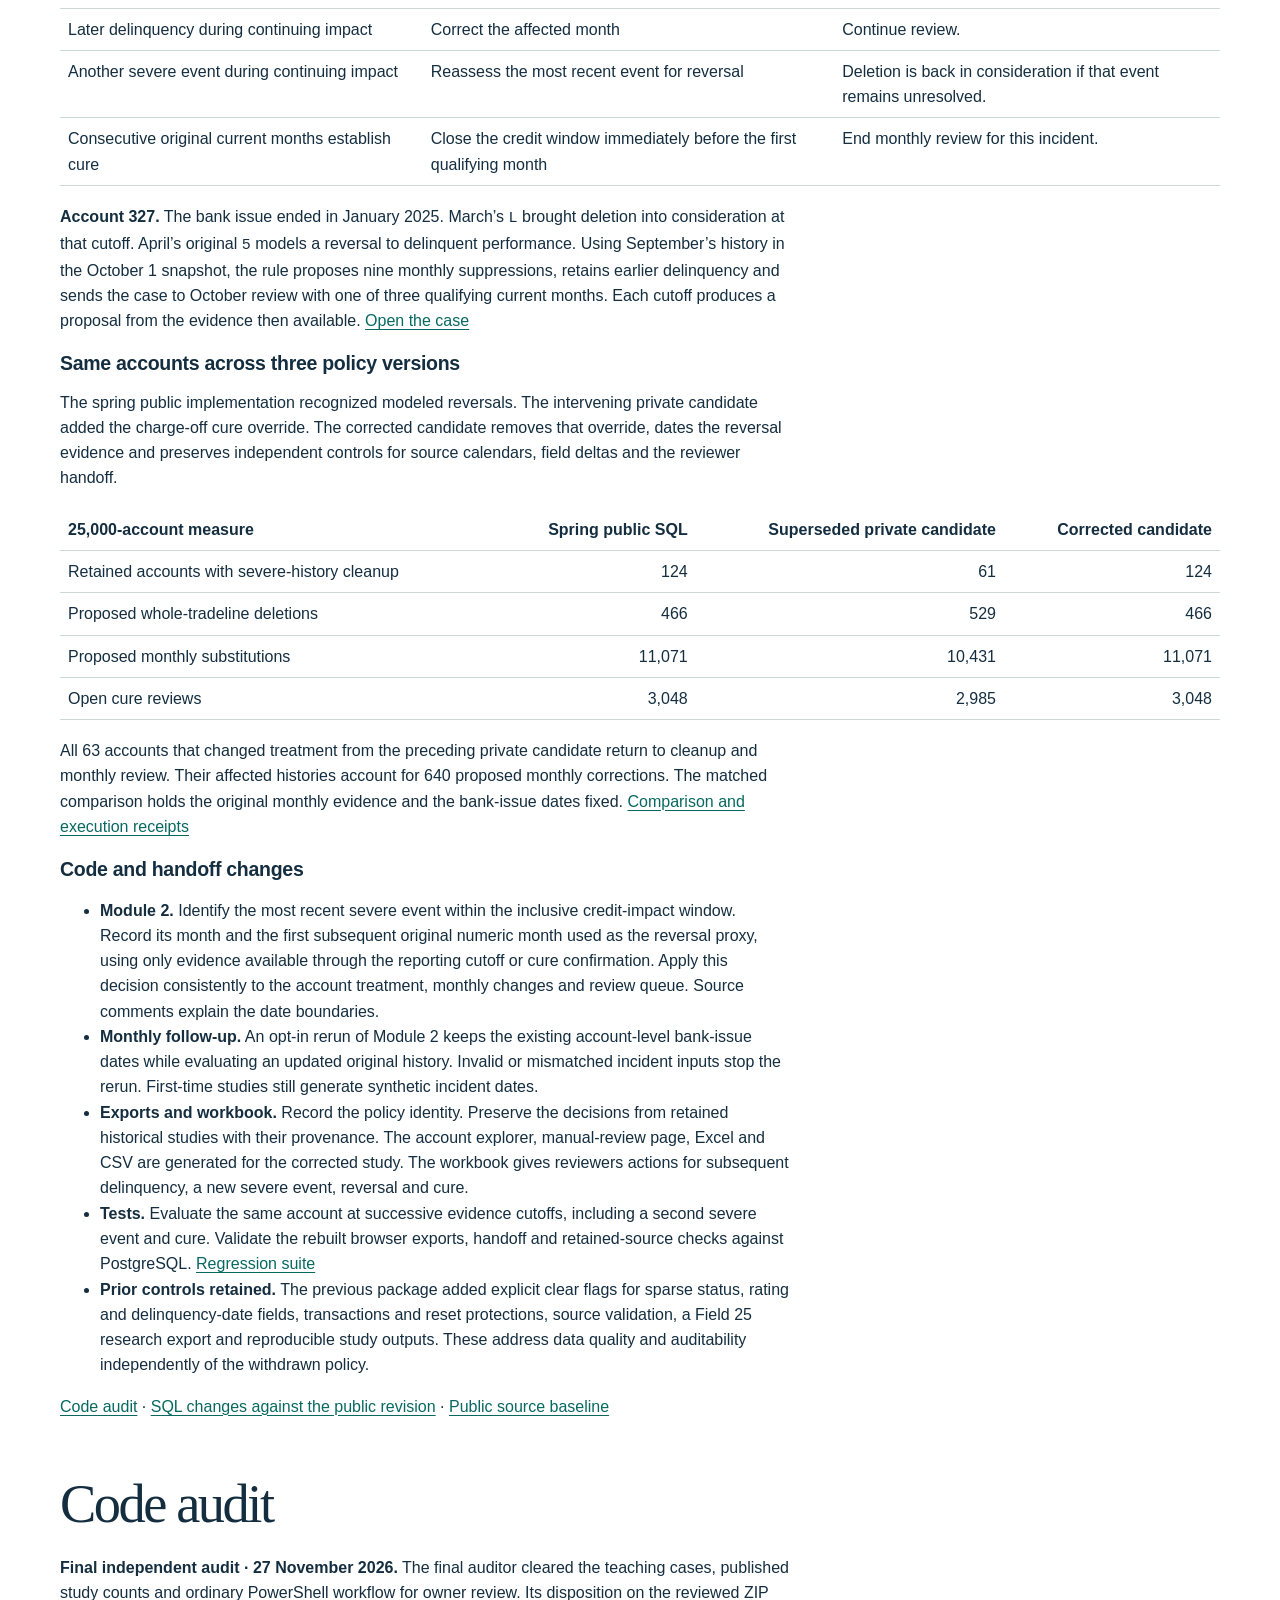
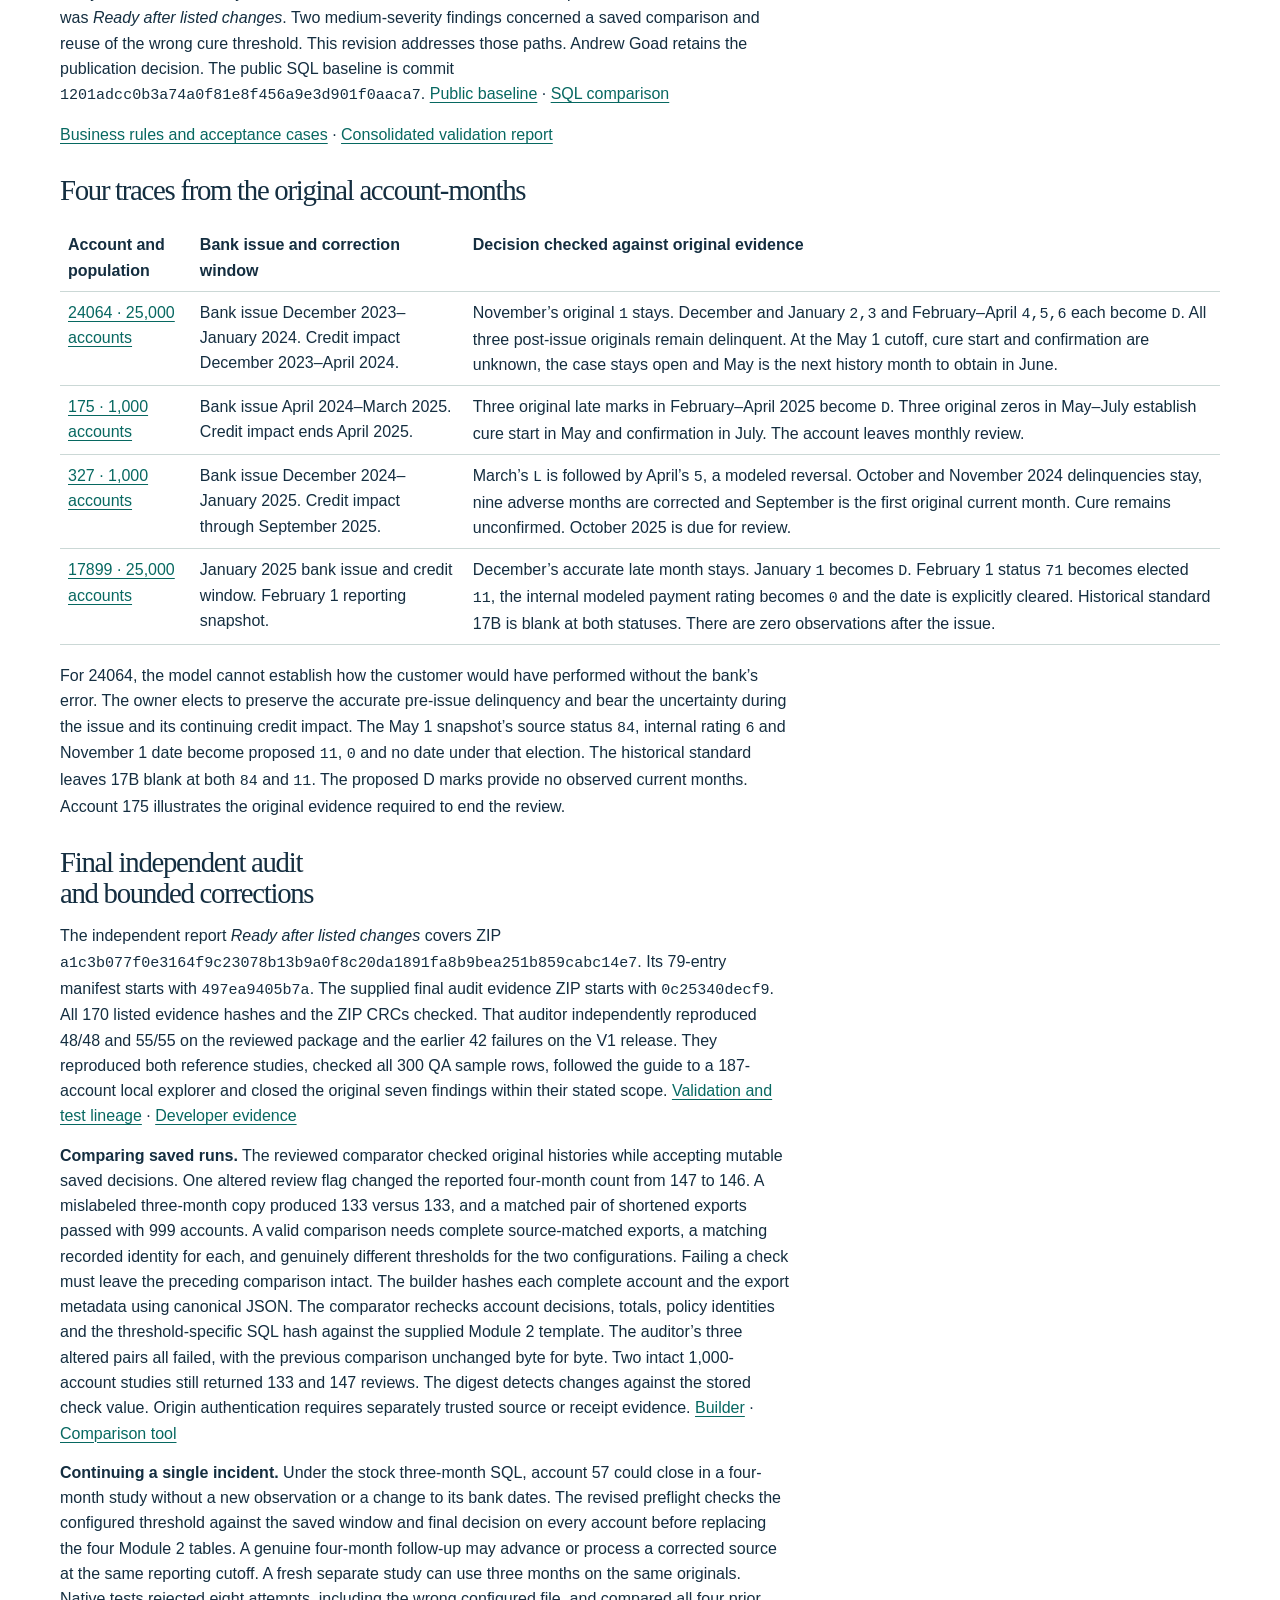
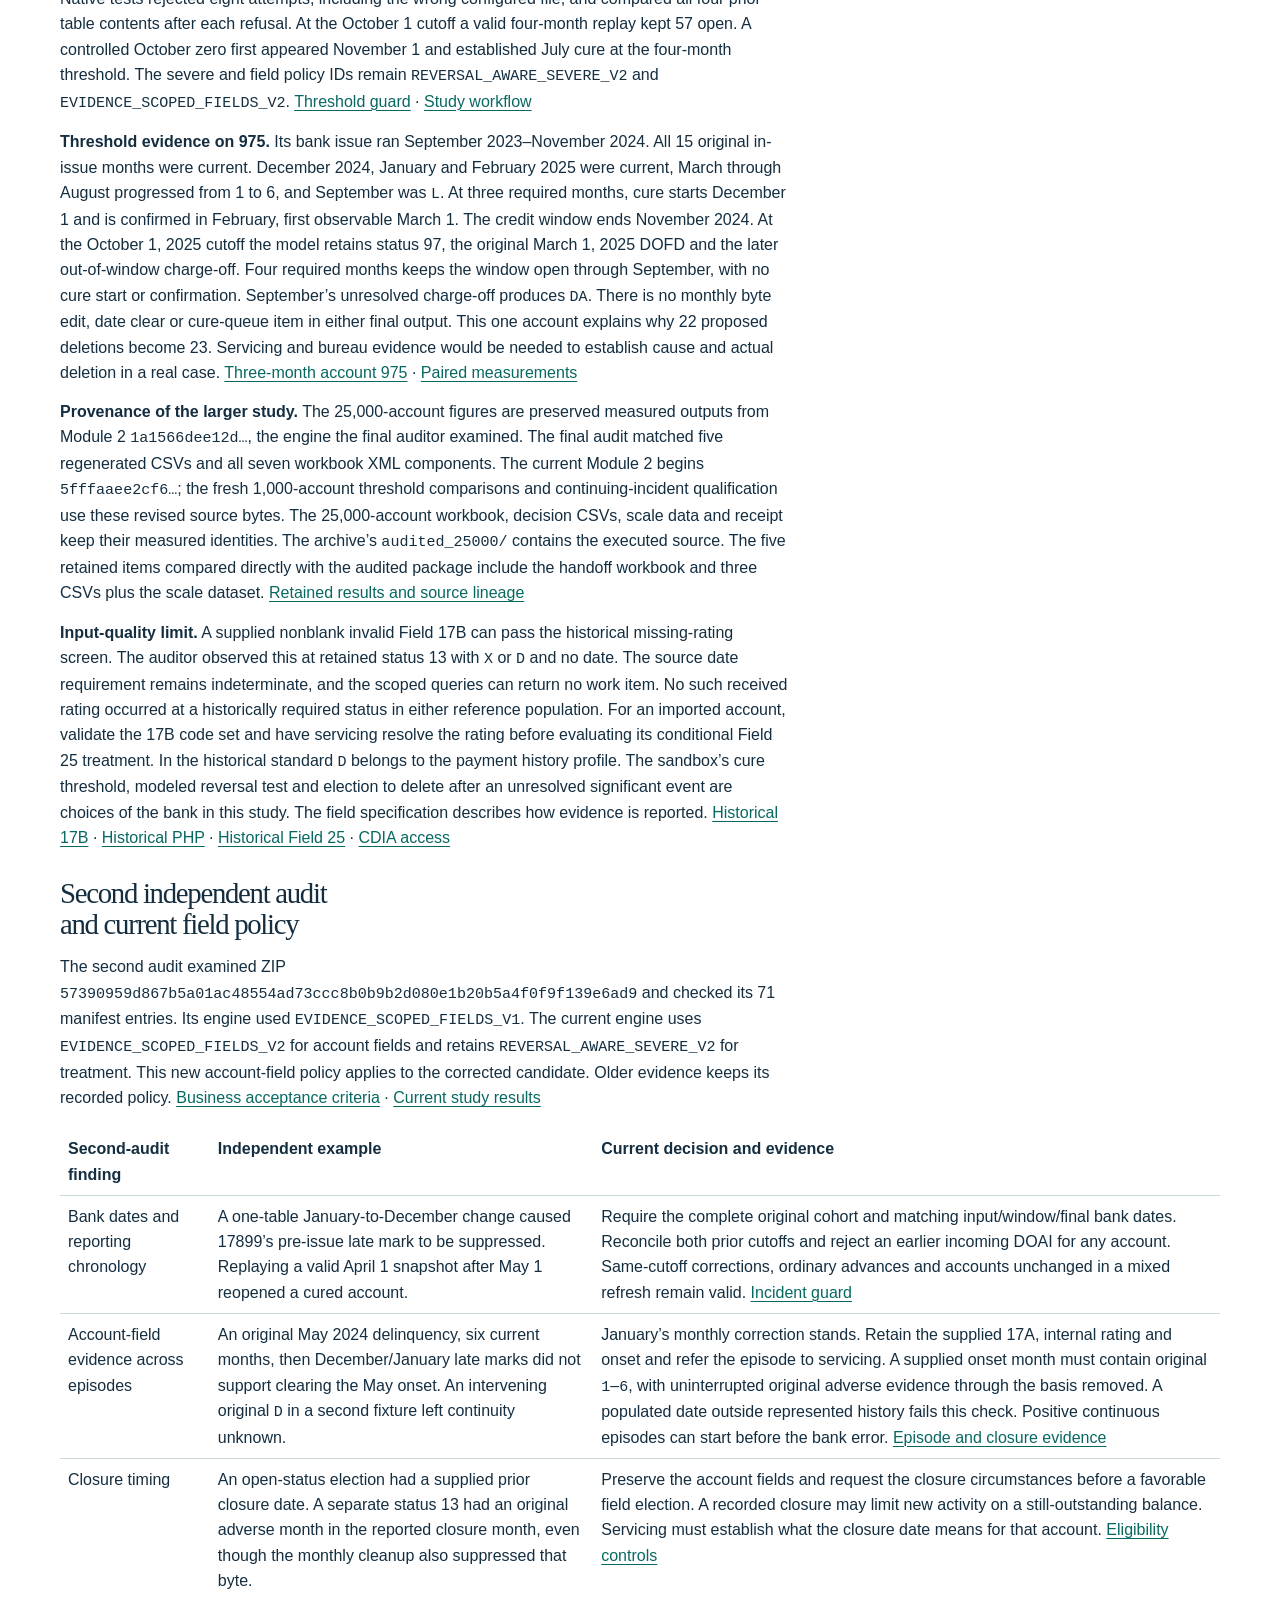
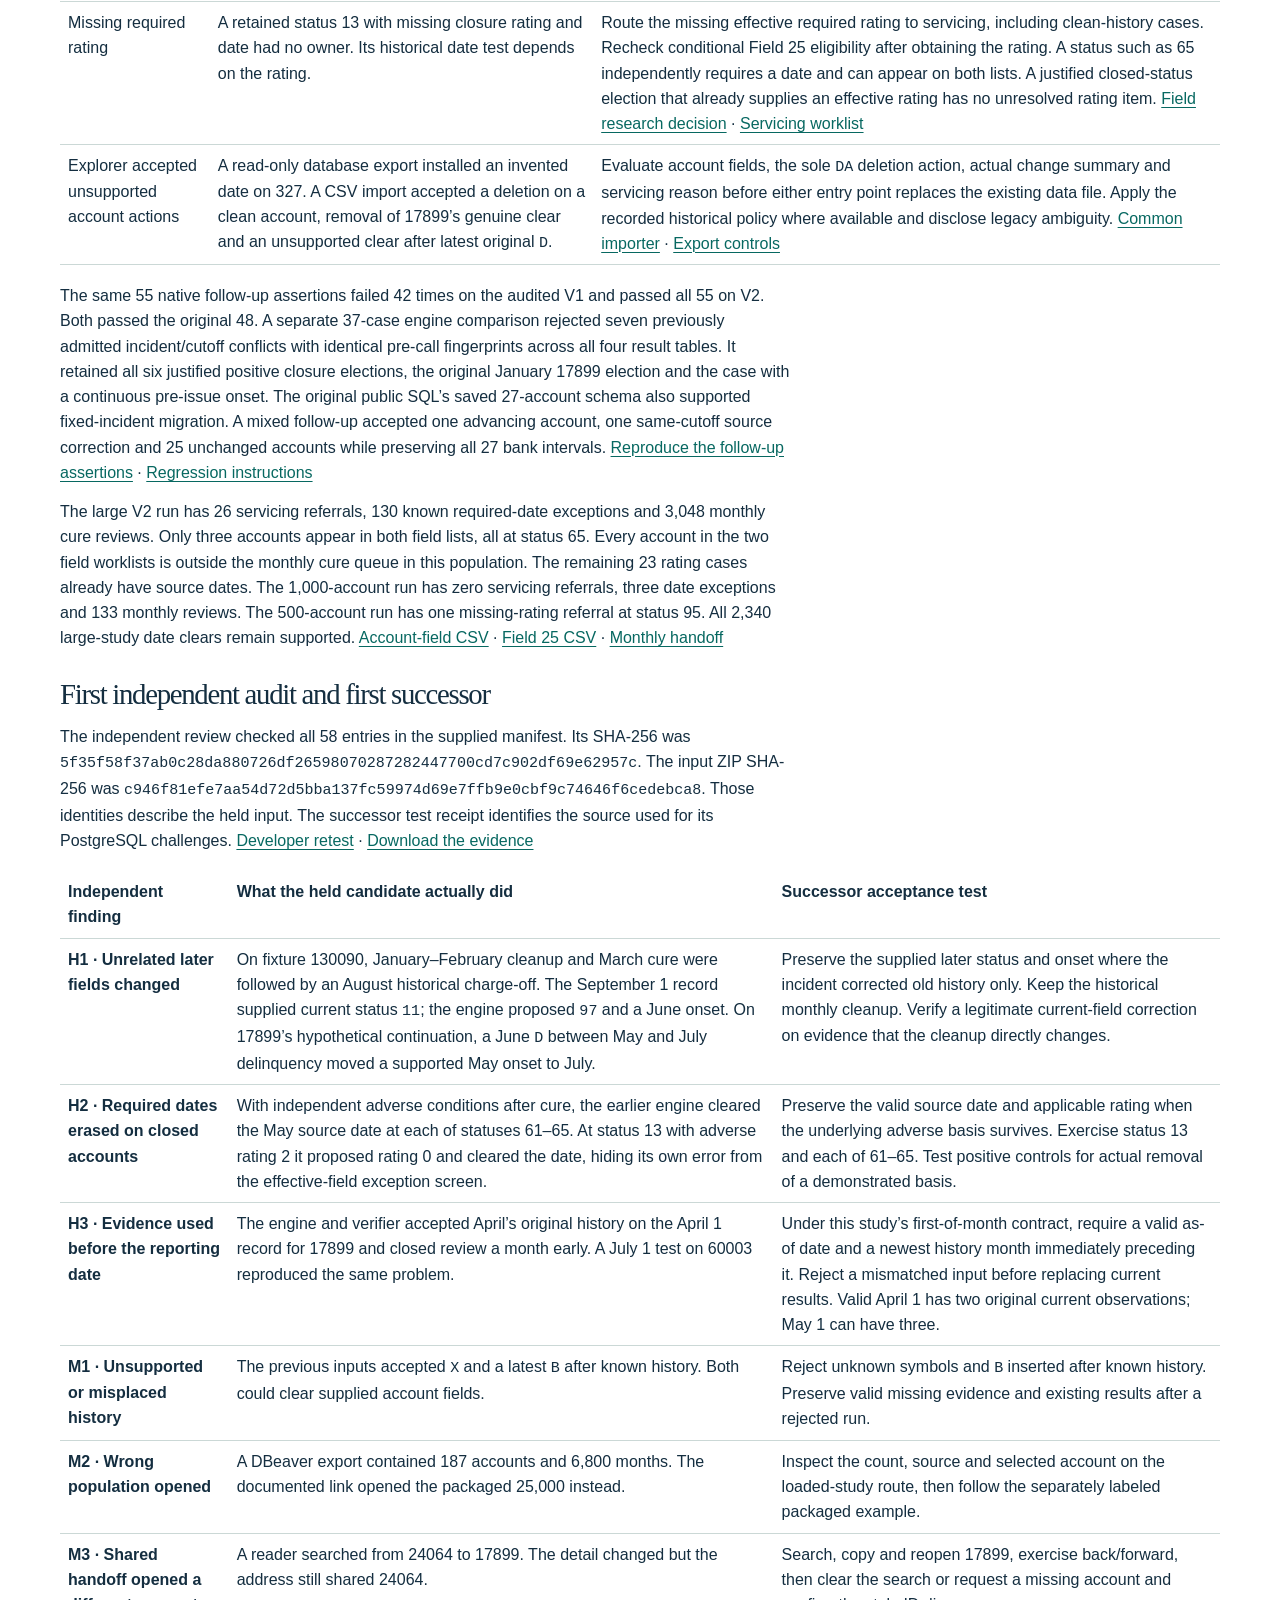
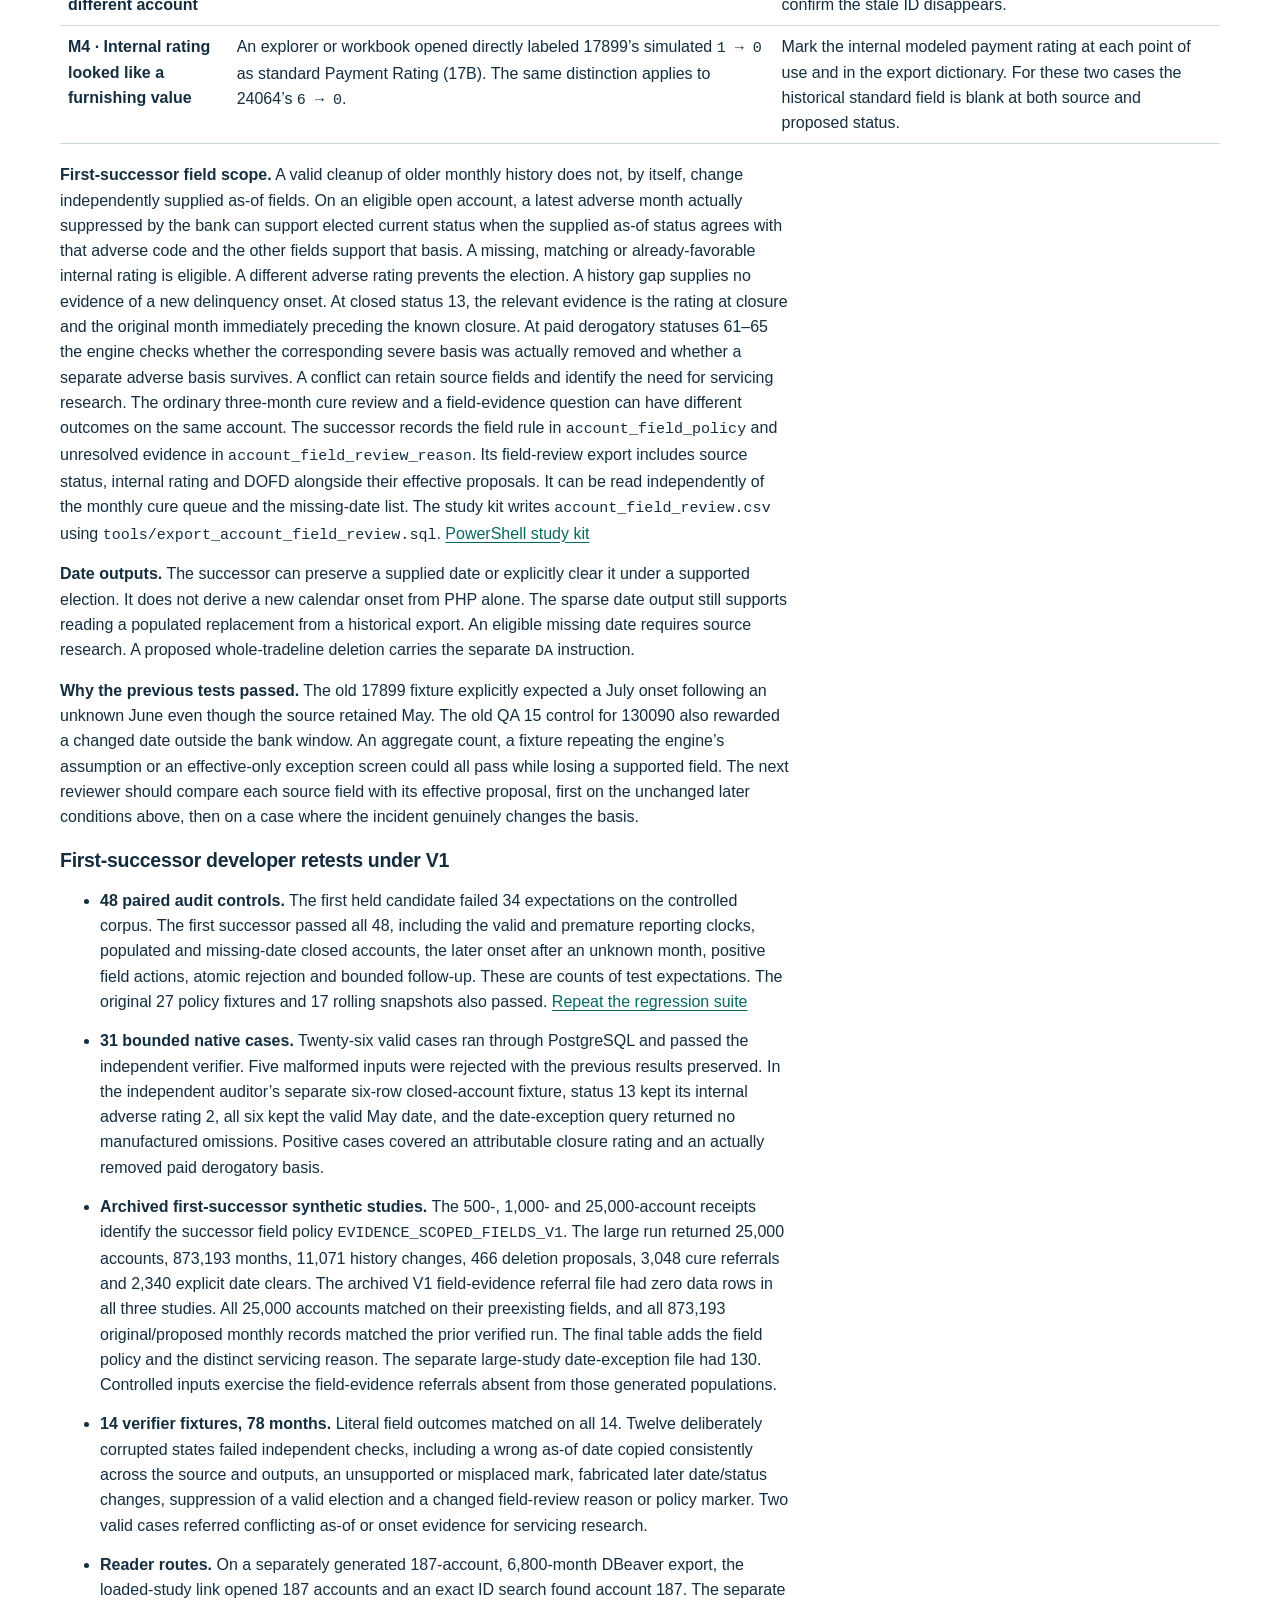
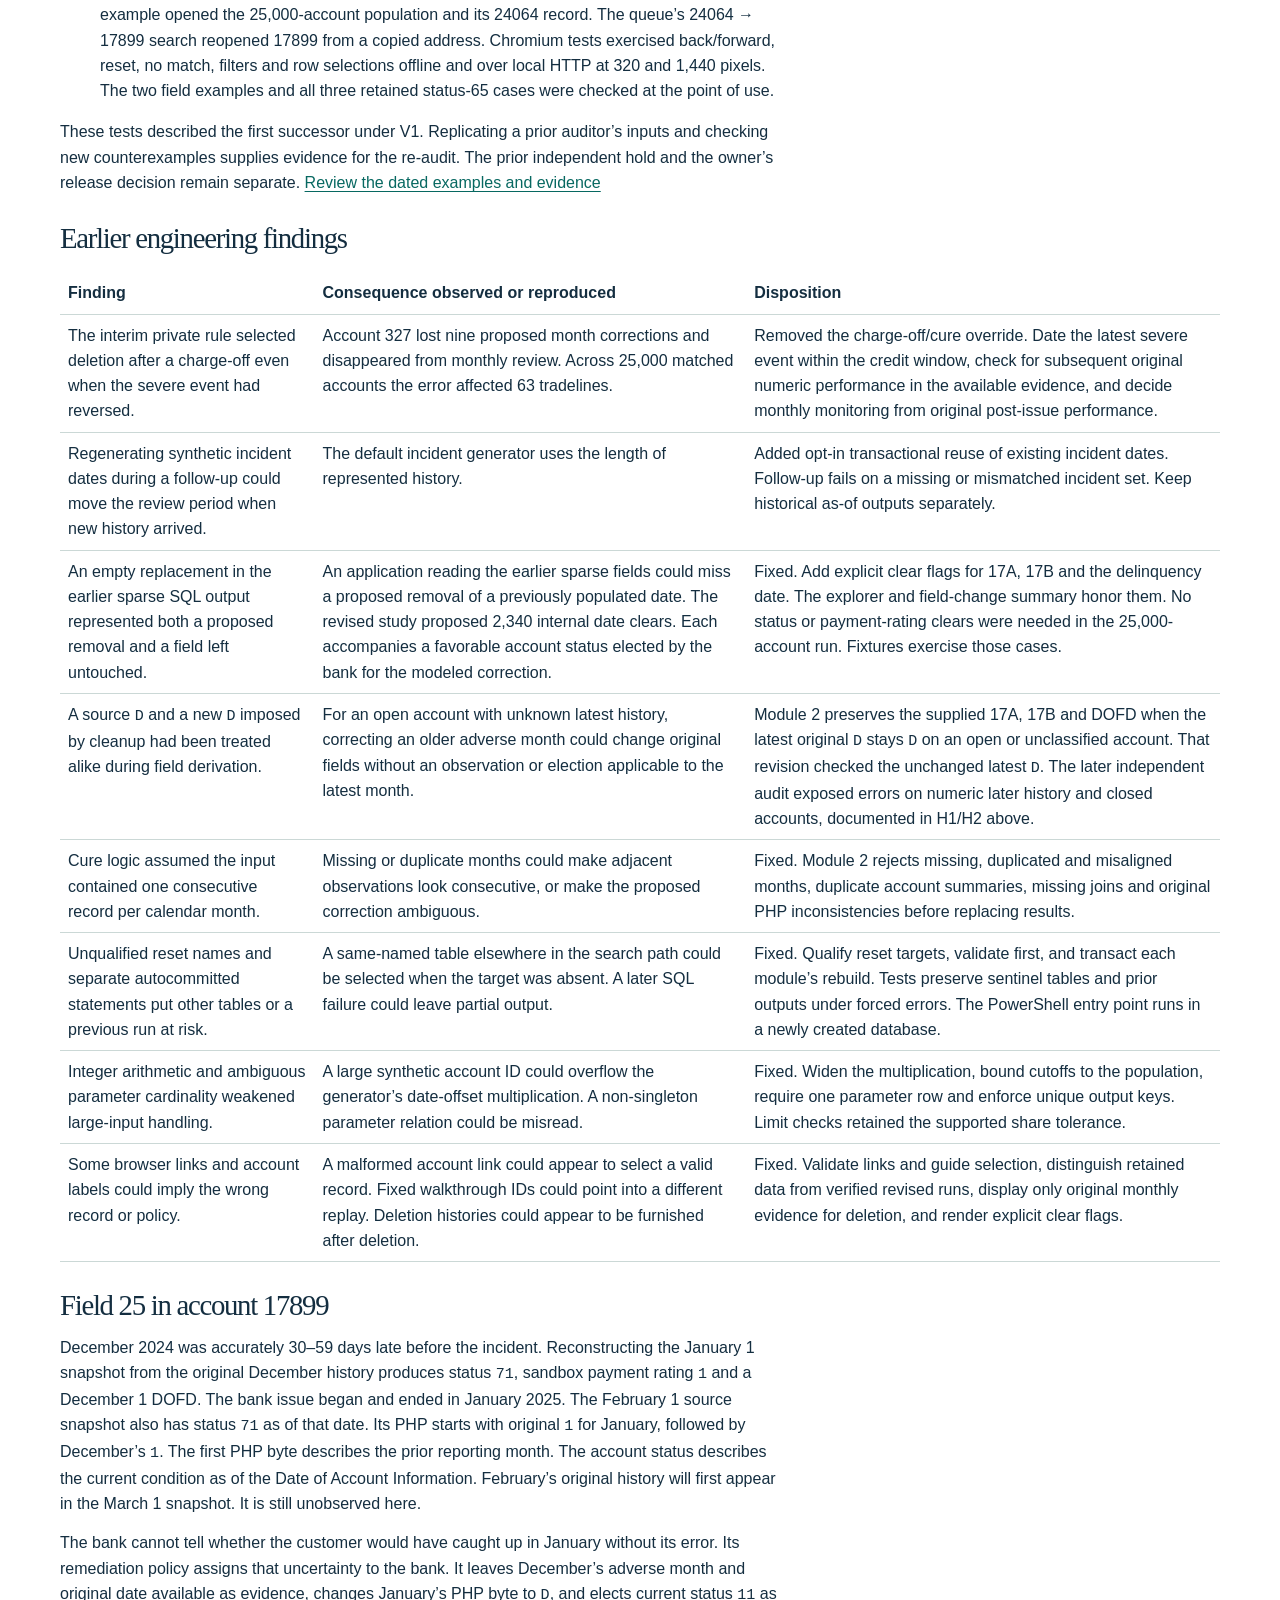
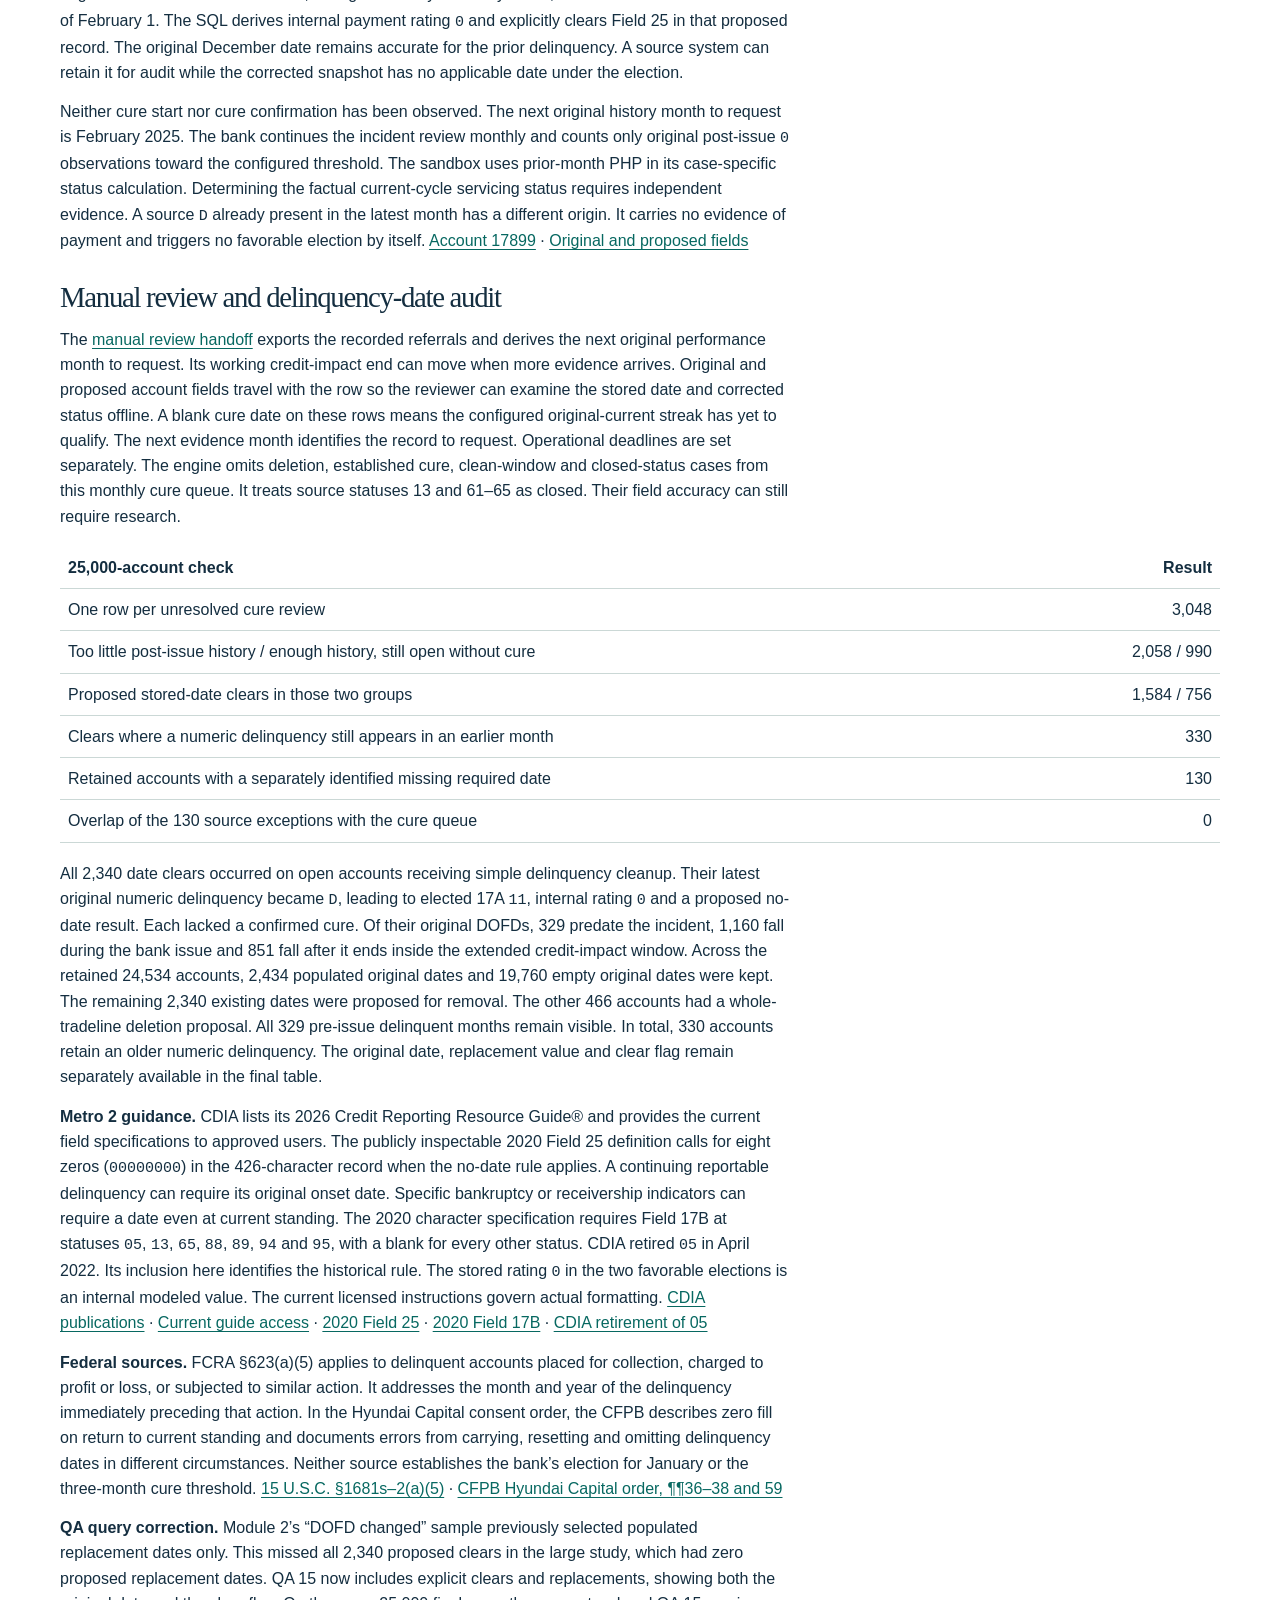
<file: review.html>
<!doctype html><html lang="en"><head><meta charset="utf-8"><meta name="viewport" content="width=device-width, initial-scale=1"><title>Code changelog and audit · Metro 2</title><link rel="stylesheet" href="style.css"><style>main {padding:32px 0 68px} .review-head {display:flex;flex-wrap:wrap;gap:16px} .code-review h1 {max-width:36ch;font-size:clamp(2.1rem,5vw,3.4rem)} .code-review h2 {font-size:1.8rem;margin-top:28px} .code-review h3 {margin-top:18px} .code-review section {padding:22px 0; min-width:0} .code-review p,.code-review ul,.code-review ol {max-width:82ch} .code-review table {border-collapse:collapse;font-variant-numeric:tabular-nums;width:100%;margin:18px 0} .code-review th,.code-review td {border-bottom:1px solid var(--line);text-align:left;padding:8px;vertical-align:top} .code-review section {overflow-x:auto} </style></head><body><main class="wrap code-review"><nav class="review-head" aria-label="Code review"><a href="index.html">Return to the study</a><a href="#changelog">Changelog</a><a href="#audit">Audit</a><a href="manual-review/index.html">Manual review handoff</a><a href="code/engine.html">Read the engine</a><a href="downloads/Metro2_SQL_Changes.patch" download>Download the SQL diff</a></nav><section id="changelog"><h1 id="code-changelog">Code changelog</h1>
<h2 id="27-november-2026--keep-the-selected-cure-policy-fixed">27
November 2026 · Keep the selected cure policy fixed</h2>
<p>The independent auditor rated private package
<code>a1c3b077f0e3…</code> <strong>Ready after listed changes</strong>.
Its ordinary 1,000-account comparison correctly reported 133 open
reviews under three months and 147 under four. Two altered-input paths
could still give a reader a false policy result. This update addresses
the comparison file and the continuing database study. <a
href="retest.html">Developer retest</a> · <a
href="requirements.html#br-11">Business requirements</a></p>
<table>
<thead>
<tr class="header">
<th>Entry point</th>
<th>Previous result</th>
<th>New acceptance rule</th>
</tr>
</thead>
<tbody>
<tr class="odd">
<td>Saved threshold comparison</td>
<td>Closing account 57 in a copy of the four-month viewer produced 146
reviews. Relabeling three-month rows as four gave 133 versus 133.
Removing the same account from both inputs yielded a passing comparison
of 999 against a declared 1,000.</td>
<td>Bind the complete viewer to its export-time digest. Before writing a
comparison, check both viewers’ integrity, declared population and
history size, policy threshold and configured SQL identity, then compare
the original evidence. Reject altered inputs and preserve the previous
comparison. <a
href="downloads/Metro2_PowerShell_Study.zip">Comparator</a></td>
</tr>
<tr class="even">
<td>Continuing incident</td>
<td>On the same October 1 cutoff, selecting stock three-month SQL for
the saved four-month study closed account 57 effective July. The
external four-month verifier detected the switch only after the tables
had changed.</td>
<td>Check the incoming threshold against all saved window and final
thresholds before rebuilding. Accept same-threshold reprocessing and
newly observed performance. Test an alternative threshold in its own
fresh study. <a
href="code/engine.html#L506">Engine
preflight</a></td>
</tr>
<tr class="odd">
<td>Rating interpretation</td>
<td>The internal <code>1 → 0</code> sentence followed the 17899
variation that retains rating <code>1</code>. A nonblank invalid source
rating at status 13 could also leave historical Field 25 eligibility
indeterminate.</td>
<td>Associate <code>1 → 0</code> with the supported February 1 election.
Keep <code>1</code> and the May onset in the disconnected-episode
variation. Document the import check for nonblank unsupported ratings.
<a href="requirements.html#br-08">BR-08</a> · <a
href="requirements.html#br-10">BR-10</a></td>
</tr>
</tbody>
</table>
<p>The two policies can still be run on the same 35,395 original
observations in separate studies. Four months adds 14 monthly reviews.
Account 975 explains the additional deletion. Under three months,
December 2024–February 2025 establishes cure. Under four, March
delinquency interrupts the streak, and September’s unresolved charge-off
remains inside the modeled impact window. <a
href="downloads/Metro2_Threshold_Comparison_1000.json">Threshold
comparison</a> · <a href="validation.html">Validation report</a></p>
<h2
id="27-november-2026--protect-the-saved-incident-and-the-delinquency-episode">27
November 2026 · Protect the saved incident and the delinquency
episode</h2>
<p>The independent re-audit found that even a correctly dated monthly
correction could remove a date belonging to an earlier delinquency. It
also found that an older cutoff, an altered incident start or an invalid
explorer rebuild could replace a good decision. The corrected private
release keeps <code>REVERSAL_AWARE_SEVERE_V2</code> for severe events
and advances account-field decisions from
<code>EVIDENCE_SCOPED_FIELDS_V1</code> to
<code>EVIDENCE_SCOPED_FIELDS_V2</code>. The re-audited package is
<code>57390959d867…</code>. The earlier independent audit reviewed
<code>c946f81efe7a…</code>. The public Git baseline is
<code>1201adcc0b3a74a0f81e8f456a9e3d901f0aaca7</code>. <a
href="validation.html">Validation, hashes and limits</a> · <a
href="#audit">Code audit</a></p>
<table>
<thead>
<tr class="header">
<th>Component</th>
<th>Change and reason</th>
</tr>
</thead>
<tbody>
<tr class="odd">
<td><a href="code/engine.html">Module 2</a> ·
continuing incident</td>
<td>When a reviewer reuses a saved incident, check its dates against the
previous decisions and compare each incoming reporting cutoff with its
prior cutoff before rebuilding. This protects December’s pre-issue
delinquency on 17899 from a changed January start and preserves a May
cure decision if an April snapshot arrives late. Same-cutoff corrections
and forward progress are supported.</td>
</tr>
<tr class="even">
<td><a href="code/engine.html">Module 2</a> ·
account fields</td>
<td>Before clearing a supplied DOFD, require an original numeric
delinquency in its onset month and continuous adverse original
observations through the corrected basis. An intervening current month
separates episodes. An original unknown month leaves continuity
unresolved. Retain the supplied fields and refer contradictory closure
timing or unsupported onset evidence for servicing research. A
documented, continuing pre-incident delinquency can still support the
bank’s favorable election.</td>
</tr>
<tr class="odd">
<td><a href="downloads/Metro2_PowerShell_Study.zip">Servicing research
export</a> · historical 17B and Field 25</td>
<td>Route retained records with a missing applicable historical payment
rating to an owner, even without a monthly edit. Include the servicing
action and scope of the date check. For status 13 with unknown rating,
the conditional Field 25 result remains unresolved. For status 65, the
separate required-date screen can still identify an absent date.</td>
</tr>
<tr class="even">
<td><a href="downloads/Metro2_PowerShell_Study.zip">Explorer builder</a> · SELECT-only
and CSV paths</td>
<td>Validate policy-specific treatment, monthly edits, sparse field
actions, change summaries and referrals against the exported original
history. Reject a contradictory proposal before replacing the reader’s
last valid file. Preserve retained historical studies with their policy
identity.</td>
</tr>
<tr class="odd">
<td><a href="downloads/Metro2_PowerShell_Study.zip">Independent SQL verifier</a> · <a
href="downloads/Metro2_PowerShell_Study.zip">regression suite</a></td>
<td>Check original onset-to-basis continuity with an independent
reconstruction, reject invalid incident month keys even when downstream
copies agree, and require appropriate missing-rating research. The new
controls cover direct mutations, rejected stale input, same-cutoff
replay and genuine monthly advance.</td>
</tr>
<tr class="even">
<td><a href="run.html">Study guide</a> · configurable cure
threshold</td>
<td>Supply an end-to-end path from generating a portfolio to comparing a
second cure threshold on the same original observations and incident
dates. On 1,000 accounts, changing three required current months to four
moved observed cures from 555 to 494 and monthly reviews from 133 to
147.</td>
</tr>
</tbody>
</table>
<p><strong>Measured effect.</strong> On the 25,000-account study, all
873,193 monthly decisions, every effective account field and all 2,340
date clears matched the re-audited release. All 329 pre-incident clear
candidates had documented onset and continuous adverse evidence. The
current field-research worklist adds 26 missing-rating referrals at
statuses 65 (3), 94 (9) and 95 (14). The three at status 65 also appear
in the 130 confirmed status/rating-based missing-date exceptions.
Neither source worklist overlaps the 3,048 monthly cure reviews. <a
href="validation.html#population-reconciliation">Three worklists and
reconciliation</a> · <a
href="downloads/Metro2_25000_Results.zip">Results and
receipts</a></p>
<p><strong>Retest.</strong> On the new 55 paired assertions the
re-audited release failed 42 and the corrected release failed zero. Both
passed the first audit’s 48 controls. The separate SQL verifier passed
22 independently specified accounts and rejected 13 deliberate
mutations. Developer retest is complete for these controls. Independent
re-review and the owner’s publication decision remain open. <a
href="validation.html#audit-findings">Acceptance results</a> · <a
href="downloads/Metro2_Independent_Audit_Prompt.md">Reviewer handoff</a></p>
<h2 id="27-november-2026--business-requirements-and-validation">27
November 2026 · Business requirements and validation</h2>
<p>The companion documents trace the owner’s remediation policy from
source history to the next monthly decision. Thirteen numbered
requirements link each rule to its implementation and worked evidence.
The validation report records what was exercised and the limits of the
tests. This documentation change adds no account treatment or field
action. <a href="requirements.html">Business requirements</a> ·
<a href="validation.html">Validation report</a></p>
<h2 id="27-november-2026--successor-to-the-candidate-placed-on-hold">27
November 2026 · Successor to the candidate placed on hold</h2>
<p>The independent auditor reproduced the featured cases and the 1,000-
and 25,000-account studies, then found three high-severity and four
medium-severity issues on other inputs and reader routes. The hold
applies to the reviewed archive (<code>c946f81e…edebca8</code>). This
historical entry records the first successor, subsequently re-audited as
archive <code>57390959d867…</code>. The entry above records its
replacement. <a href="retest.html">What changed after audit</a> ·
<a href="#audit">Technical findings</a></p>
<table>
<thead>
<tr class="header">
<th>Finding</th>
<th>Change and reason</th>
</tr>
</thead>
<tbody>
<tr class="odd">
<td>H1 / H2 · Account fields after a historical correction</td>
<td>Scope a proposed field change to the reporting condition it
corrects. Preserve a later independently supplied status, a surviving
adverse rating and its supported delinquency onset. Closure or an
unknown month cannot establish that a separate delinquency ended.
Preserve the bank’s favorable election where suppression actually
removes its basis. The successor supplies no new onset from payment
history alone.</td>
</tr>
<tr class="even">
<td>H3 / M1 · Reporting date and source history</td>
<td>Check the monthly cutoff and allowed history before deriving cure or
replacing a previous run. April’s original history first becomes
observable on May 1. An unsupported mark or invalid placement cannot
silently clear a supplied field.</td>
</tr>
<tr class="odd">
<td>M2 / M3 · Links to accounts and retained data</td>
<td>Distinguish the locally loaded study from the packaged 25,000
example. A handoff address should survive a search, copy, reload and
back navigation and still identify the account on screen.</td>
</tr>
<tr class="even">
<td>M4 · Internal modeled payment rating</td>
<td>Identify the internal rating where a reader sees it. At 84 → 11 or
71 → 11, the 2020 standard leaves Field 17B blank on both sides. Three
retained status-65 accounts in the study illustrate a required rating
absent from the model.</td>
</tr>
</tbody>
</table>
<p>That first successor’s 25,000-account run produced 3,048 monthly cure
referrals, 130 source-date exceptions and zero referrals in its separate
<code>account_field_review.csv</code>. Two focused verifier cases
exercised that last route with conflicting as-of and onset evidence. The
three worklists answer different questions. <a
href="downloads/Metro2_25000_Results.zip">Study and receipt</a></p>
<p>The old 17899 follow-up expected the July date after May delinquency,
June unknown history and July delinquency. The fixture rewarded moving
an onset without evidence that the May episode had ended. The previous
130090 readout similarly treated a recalculated June date after an
earlier cure as a valid replacement. Their previous pass results
document the defect. Against 48 paired audit controls the held input
failed 34 expectations and the successor passed all 48. The full
25,000-account comparison found zero differences in preexisting field
outcomes and 873,193 matching original/proposed month records. <a
href="#audit">Reporting-field findings</a> · <a
href="https://autodealerplus.com/dealerzone/metro2.pdf#page=64">Field
17B, 2020 guide</a></p>
<h2 id="27-november-2026--teaching-cases-in-decision-order">27 November
2026 · Teaching cases in decision order</h2>
<p>The revised walkthrough opens with account 24064. Its November 2023
delinquency stays, the December–January bank issue starts the
credit-impact window, and three further delinquent months extend the
correction through April 2024. There are five proposed monthly changes
and no confirmed cure at the May 1 cutoff. Account 175 then shows how
three observed current months establish and confirm cure. Account 327
shows why a severe-event reversal can lead to continued cleanup and
review. Account 17899 closes the sequence with the exact reporting
dates, fields and no-date instruction. All four cases use recorded study
output. <a href="scale/index.html#account=24064">24064</a> · <a
href="index.html#account=175">175</a> · <a
href="index.html#account=327">327</a> · <a
href="scale/index.html#account=17899">17899</a></p>
<h2
id="27-november-2026--account-17899-the-origin-of-d-and-the-field-25-sample">27
November 2026 · Account 17899, the origin of D and the Field 25
sample</h2>
<ul>
<li><strong>Documented the bank’s election.</strong> December 2024’s
history byte <code>1</code> remains accurately late. The January 1
reconstruction uses status <code>71</code>, internal modeled payment
rating <code>1</code> and a December 1 DOFD. After its January error,
the bank cannot establish whether the customer would have caught up and
chooses to bear that uncertainty. The February 1 source snapshot has
current-cycle status <code>71</code> and a previous-month January PHP of
<code>1</code>. January’s byte changes to <code>D</code>. The bank
elects 17A <code>11</code> as of February 1 and explicitly proposes
removing the active date. Its internal modeled payment rating becomes
<code>0</code>. Standard character Field 17B is blank for both
<code>71</code> and <code>11</code> under the 2020 guide. The December 1
DOFD remains in the source evidence. There are zero original post-issue
months. February is the next original observation for cure review,
available in the March 1 snapshot. <a
href="scale/index.html#account=17899">Account 17899</a></li>
<li><strong>Preserved unknown source history.</strong> Module 2
distinguishes an adverse byte changed to <code>D</code> by the bank’s
correction from an original <code>D</code> that stays <code>D</code>.
While correcting an older month on an open or unclassified account, the
latest unchanged <code>D</code> preserves supplied 17A, 17B and DOFD.
Closed-account rules and a whole-tradeline deletion have their own
precedence. The independent verifier and controlled fixtures exercise
the distinction. A fresh 25,000-account comparison found identical rows
in all four Module 2 outputs. <a
href="code/engine.html">Module 2</a> · <a
href="downloads/Metro2_PowerShell_Study.zip">Independent SQL check</a></li>
<li><strong>Corrected the analyst’s QA sample.</strong> Module 2 QA 15
previously selected only non-null replacement dates and displayed zero
of 2,340 explicit date clears in the 25,000-account study. The updated
query shows the clear flag and returns the first 100 qualifying
accounts. Account 17899 is 134th and appears in the complete export. QA
13 likewise includes clears in its account-status sample. Both queries
read recorded decisions. <a href="#audit">Code audit</a></li>
<li><strong>Clarified standard reporting guidance.</strong> The teaching
page and handoff distinguish the SQL’s proposed effective date from the
character-format Field 25 value. Historical Field 25 guidance specifies
zero fill where no date applies, with exceptions based on account
condition and consumer indicators. The current CDIA guide governs the
standard. <a href="index.html#field-25">Field 25 guide</a> · <a
href="https://www.cdiaonline.org/resources/furnishers-of-data-overview/metro2-information/">Current
CDIA access</a></li>
</ul>
<h2
id="27-november-2026--reversed-charge-offs-return-to-cleanup-and-review">27
November 2026 · Reversed charge-offs return to cleanup and review</h2>
<p><strong>Policy correction.</strong> The previous private candidate
incorrectly required confirmed cure to retain a tradeline after any
charge-off in the credit-impact window. That condition overrode the
model’s evidence for a reversal. The current candidate evaluates the
most recent severe event in the affected period and uses the original
current-month streak to decide when ongoing impact ends.</p>
<table>
<thead>
<tr class="header">
<th>Observed evidence at this reporting cutoff</th>
<th>Current treatment</th>
<th>Follow-up</th>
</tr>
</thead>
<tbody>
<tr class="odd">
<td>Latest in-window severe event (<code>G</code>, <code>H</code>,
<code>J</code>, <code>K</code> or <code>L</code>) still unresolved</td>
<td>Propose deletion of the tradeline using <code>DA</code> in 17A</td>
<td>Retain evidence. Track any actual submission separately.</td>
</tr>
<tr class="even">
<td>A later original <code>0</code>–<code>6</code> is the sandbox proxy
for reversal of that event</td>
<td>Retain the tradeline and clean affected delinquency and derogatory
months</td>
<td>While open and uncured, obtain the next original performance
month.</td>
</tr>
<tr class="odd">
<td>Later delinquency during continuing impact</td>
<td>Correct the affected month</td>
<td>Continue review.</td>
</tr>
<tr class="even">
<td>Another severe event during continuing impact</td>
<td>Reassess the most recent event for reversal</td>
<td>Deletion is back in consideration if that event remains
unresolved.</td>
</tr>
<tr class="odd">
<td>Consecutive original current months establish cure</td>
<td>Close the credit window immediately before the first qualifying
month</td>
<td>End monthly review for this incident.</td>
</tr>
</tbody>
</table>
<p><strong>Account 327.</strong> The bank issue ended in January 2025.
March’s <code>L</code> brought deletion into consideration at that
cutoff. April’s original <code>5</code> models a reversal to delinquent
performance. Using September’s history in the October 1 snapshot, the
rule proposes nine monthly suppressions, retains earlier delinquency and
sends the case to October review with one of three qualifying current
months. Each cutoff produces a proposal from the evidence then
available. <a href="manual-review/index.html#account=327">Open the
case</a></p>
<h3 id="same-accounts-across-three-policy-versions">Same accounts across
three policy versions</h3>
<p>The spring public implementation recognized modeled reversals. The
intervening private candidate added the charge-off cure override. The
corrected candidate removes that override, dates the reversal evidence
and preserves independent controls for source calendars, field deltas
and the reviewer handoff.</p>
<table>
<thead>
<tr class="header">
<th>25,000-account measure</th>
<th style="text-align: right;">Spring public SQL</th>
<th style="text-align: right;">Superseded private candidate</th>
<th style="text-align: right;">Corrected candidate</th>
</tr>
</thead>
<tbody>
<tr class="odd">
<td>Retained accounts with severe-history cleanup</td>
<td style="text-align: right;">124</td>
<td style="text-align: right;">61</td>
<td style="text-align: right;">124</td>
</tr>
<tr class="even">
<td>Proposed whole-tradeline deletions</td>
<td style="text-align: right;">466</td>
<td style="text-align: right;">529</td>
<td style="text-align: right;">466</td>
</tr>
<tr class="odd">
<td>Proposed monthly substitutions</td>
<td style="text-align: right;">11,071</td>
<td style="text-align: right;">10,431</td>
<td style="text-align: right;">11,071</td>
</tr>
<tr class="even">
<td>Open cure reviews</td>
<td style="text-align: right;">3,048</td>
<td style="text-align: right;">2,985</td>
<td style="text-align: right;">3,048</td>
</tr>
</tbody>
</table>
<p>All 63 accounts that changed treatment from the preceding private
candidate return to cleanup and monthly review. Their affected histories
account for 640 proposed monthly corrections. The matched comparison
holds the original monthly evidence and the bank-issue dates fixed. <a
href="downloads/Metro2_25000_Results.zip">Comparison and execution
receipts</a></p>
<h3 id="code-and-handoff-changes">Code and handoff changes</h3>
<ul>
<li><strong>Module 2.</strong> Identify the most recent severe event
within the inclusive credit-impact window. Record its month and the
first subsequent original numeric month used as the reversal proxy,
using only evidence available through the reporting cutoff or cure
confirmation. Apply this decision consistently to the account treatment,
monthly changes and review queue. Source comments explain the date
boundaries.</li>
<li><strong>Monthly follow-up.</strong> An opt-in rerun of Module 2
keeps the existing account-level bank-issue dates while evaluating an
updated original history. Invalid or mismatched incident inputs stop the
rerun. First-time studies still generate synthetic incident dates.</li>
<li><strong>Exports and workbook.</strong> Record the policy identity.
Preserve the decisions from retained historical studies with their
provenance. The account explorer, manual-review page, Excel and CSV are
generated for the corrected study. The workbook gives reviewers actions
for subsequent delinquency, a new severe event, reversal and cure.</li>
<li><strong>Tests.</strong> Evaluate the same account at successive
evidence cutoffs, including a second severe event and cure. Validate the
rebuilt browser exports, handoff and retained-source checks against
PostgreSQL. <a href="downloads/Metro2_PowerShell_Study.zip">Regression suite</a></li>
<li><strong>Prior controls retained.</strong> The previous package added
explicit clear flags for sparse status, rating and delinquency-date
fields, transactions and reset protections, source validation, a Field
25 research export and reproducible study outputs. These address data
quality and auditability independently of the withdrawn policy.</li>
</ul>
<p><a href="#audit">Code audit</a> · <a
href="downloads/Metro2_SQL_Changes.patch">SQL changes against the
public revision</a> · <a
href="https://github.com/andrew-goad/metro2-remediation-sandbox/tree/1201adcc0b3a74a0f81e8f456a9e3d901f0aaca7">Public
source baseline</a></p>
</section><section id="audit"><h1 id="code-audit">Code audit</h1>
<p><strong>Final independent audit · 27 November 2026.</strong> The
final auditor cleared the teaching cases, published study counts and
ordinary PowerShell workflow for owner review. Its disposition on the
reviewed ZIP was <em>Ready after listed changes</em>. Two
medium-severity findings concerned a saved comparison and reuse of the
wrong cure threshold. This revision addresses those paths. Andrew Goad
retains the publication decision. The public SQL baseline is commit
<code>1201adcc0b3a74a0f81e8f456a9e3d901f0aaca7</code>. <a
href="https://github.com/andrew-goad/metro2-remediation-sandbox/tree/1201adcc0b3a74a0f81e8f456a9e3d901f0aaca7">Public
baseline</a> · <a href="downloads/Metro2_SQL_Changes.patch">SQL
comparison</a></p>
<p><a href="requirements.html">Business rules and acceptance
cases</a> · <a href="validation.html">Consolidated validation
report</a></p>
<h2 id="four-traces-from-the-original-account-months">Four traces from
the original account-months</h2>
<table>
<thead>
<tr class="header">
<th>Account and population</th>
<th>Bank issue and correction window</th>
<th>Decision checked against original evidence</th>
</tr>
</thead>
<tbody>
<tr class="odd">
<td><a href="scale/index.html#account=24064">24064 · 25,000
accounts</a></td>
<td>Bank issue December 2023–January 2024. Credit impact December
2023–April 2024.</td>
<td>November’s original <code>1</code> stays. December and January
<code>2,3</code> and February–April <code>4,5,6</code> each become
<code>D</code>. All three post-issue originals remain delinquent. At the
May 1 cutoff, cure start and confirmation are unknown, the case stays
open and May is the next history month to obtain in June.</td>
</tr>
<tr class="even">
<td><a href="index.html#account=175">175 · 1,000 accounts</a></td>
<td>Bank issue April 2024–March 2025. Credit impact ends April
2025.</td>
<td>Three original late marks in February–April 2025 become
<code>D</code>. Three original zeros in May–July establish cure start in
May and confirmation in July. The account leaves monthly review.</td>
</tr>
<tr class="odd">
<td><a href="index.html#account=327">327 · 1,000 accounts</a></td>
<td>Bank issue December 2024–January 2025. Credit impact through
September 2025.</td>
<td>March’s <code>L</code> is followed by April’s <code>5</code>, a
modeled reversal. October and November 2024 delinquencies stay, nine
adverse months are corrected and September is the first original current
month. Cure remains unconfirmed. October 2025 is due for review.</td>
</tr>
<tr class="even">
<td><a href="scale/index.html#account=17899">17899 · 25,000
accounts</a></td>
<td>January 2025 bank issue and credit window. February 1 reporting
snapshot.</td>
<td>December’s accurate late month stays. January <code>1</code> becomes
<code>D</code>. February 1 status <code>71</code> becomes elected
<code>11</code>, the internal modeled payment rating becomes
<code>0</code> and the date is explicitly cleared. Historical standard
17B is blank at both statuses. There are zero observations after the
issue.</td>
</tr>
</tbody>
</table>
<p>For 24064, the model cannot establish how the customer would have
performed without the bank’s error. The owner elects to preserve the
accurate pre-issue delinquency and bear the uncertainty during the issue
and its continuing credit impact. The May 1 snapshot’s source status
<code>84</code>, internal rating <code>6</code> and November 1 date
become proposed <code>11</code>, <code>0</code> and no date under that
election. The historical standard leaves 17B blank at both
<code>84</code> and <code>11</code>. The proposed D marks provide no
observed current months. Account 175 illustrates the original evidence
required to end the review.</p>
<h2 id="final-independent-audit-and-bounded-corrections">Final
independent audit and bounded corrections</h2>
<p>The independent report <em>Ready after listed changes</em> covers ZIP
<code>a1c3b077f0e3164f9c23078b13b9a0f8c20da1891fa8b9bea251b859cabc14e7</code>.
Its 79-entry manifest starts with <code>497ea9405b7a</code>. The
supplied final audit evidence ZIP starts with <code>0c25340decf9</code>.
All 170 listed evidence hashes and the ZIP CRCs checked. That auditor
independently reproduced 48/48 and 55/55 on the reviewed package and the
earlier 42 failures on the V1 release. They reproduced both reference
studies, checked all 300 QA sample rows, followed the guide to a
187-account local explorer and closed the original seven findings within
their stated scope. <a href="validation.html">Validation and test
lineage</a> · <a
href="downloads/Metro2_Retest_Evidence.zip">Developer
evidence</a></p>
<p><strong>Comparing saved runs.</strong> The reviewed comparator
checked original histories while accepting mutable saved decisions. One
altered review flag changed the reported four-month count from 147 to
146. A mislabeled three-month copy produced 133 versus 133, and a
matched pair of shortened exports passed with 999 accounts. A valid
comparison needs complete source-matched exports, a matching recorded
identity for each, and genuinely different thresholds for the two
configurations. Failing a check must leave the preceding comparison
intact. The builder hashes each complete account and the export metadata
using canonical JSON. The comparator rechecks account decisions, totals,
policy identities and the threshold-specific SQL hash against the
supplied Module 2 template. The auditor’s three altered pairs all
failed, with the previous comparison unchanged byte for byte. Two intact
1,000-account studies still returned 133 and 147 reviews. The digest
detects changes against the stored check value. Origin authentication
requires separately trusted source or receipt evidence. <a
href="downloads/Metro2_PowerShell_Study.zip">Builder</a> · <a
href="downloads/Metro2_PowerShell_Study.zip">Comparison tool</a></p>
<p><strong>Continuing a single incident.</strong> Under the stock
three-month SQL, account 57 could close in a four-month study without a
new observation or a change to its bank dates. The revised preflight
checks the configured threshold against the saved window and final
decision on every account before replacing the four Module 2 tables. A
genuine four-month follow-up may advance or process a corrected source
at the same reporting cutoff. A fresh separate study can use three
months on the same originals. Native tests rejected eight attempts,
including the wrong configured file, and compared all four prior table
contents after each refusal. At the October 1 cutoff a valid four-month
replay kept 57 open. A controlled October zero first appeared November 1
and established July cure at the four-month threshold. The severe and
field policy IDs remain <code>REVERSAL_AWARE_SEVERE_V2</code> and
<code>EVIDENCE_SCOPED_FIELDS_V2</code>. <a
href="code/engine.html#L506">Threshold
guard</a> · <a href="run.html">Study workflow</a></p>
<p><strong>Threshold evidence on 975.</strong> Its bank issue ran
September 2023–November 2024. All 15 original in-issue months were
current. December 2024, January and February 2025 were current, March
through August progressed from 1 to 6, and September was <code>L</code>.
At three required months, cure starts December 1 and is confirmed in
February, first observable March 1. The credit window ends November
2024. At the October 1, 2025 cutoff the model retains status 97, the
original March 1, 2025 DOFD and the later out-of-window charge-off. Four
required months keeps the window open through September, with no cure
start or confirmation. September’s unresolved charge-off produces
<code>DA</code>. There is no monthly byte edit, date clear or cure-queue
item in either final output. This one account explains why 22 proposed
deletions become 23. Servicing and bureau evidence would be needed to
establish cause and actual deletion in a real case. <a
href="index.html#account=975">Three-month account 975</a> · <a
href="validation.html#population-reconciliation">Paired
measurements</a></p>
<p><strong>Provenance of the larger study.</strong> The 25,000-account
figures are preserved measured outputs from Module 2
<code>1a1566dee12d…</code>, the engine the final auditor examined. The
final audit matched five regenerated CSVs and all seven workbook XML
components. The current Module 2 begins <code>5fffaaee2cf6…</code>; the
fresh 1,000-account threshold comparisons and continuing-incident
qualification use these revised source bytes. The 25,000-account
workbook, decision CSVs, scale data and receipt keep their measured
identities. The archive’s <code>audited_25000/</code> contains the
executed source. The five retained items compared directly with the
audited package include the handoff workbook and three CSVs plus the
scale dataset. <a
href="downloads/Metro2_25000_Results.zip">Retained results and
source lineage</a></p>
<p><strong>Input-quality limit.</strong> A supplied nonblank invalid
Field 17B can pass the historical missing-rating screen. The auditor
observed this at retained status 13 with <code>X</code> or
<code>D</code> and no date. The source date requirement remains
indeterminate, and the scoped queries can return no work item. No such
received rating occurred at a historically required status in either
reference population. For an imported account, validate the 17B code set
and have servicing resolve the rating before evaluating its conditional
Field 25 treatment. In the historical standard <code>D</code> belongs to
the payment history profile. The sandbox’s cure threshold, modeled
reversal test and election to delete after an unresolved significant
event are choices of the bank in this study. The field specification
describes how evidence is reported. <a
href="https://autodealerplus.com/dealerzone/metro2.pdf#page=64">Historical
17B</a> · <a
href="https://autodealerplus.com/dealerzone/metro2.pdf#page=65">Historical
PHP</a> · <a
href="https://autodealerplus.com/dealerzone/metro2.pdf#page=70">Historical
Field 25</a> · <a
href="https://www.cdiaonline.org/resources/furnishers-of-data-overview/metro2-information/">CDIA
access</a></p>
<h2 id="second-independent-audit-and-current-field-policy">Second
independent audit and current field policy</h2>
<p>The second audit examined ZIP
<code>57390959d867b5a01ac48554ad73ccc8b0b9b2d080e1b20b5a4f0f9f139e6ad9</code>
and checked its 71 manifest entries. Its engine used
<code>EVIDENCE_SCOPED_FIELDS_V1</code>. The current engine uses
<code>EVIDENCE_SCOPED_FIELDS_V2</code> for account fields and retains
<code>REVERSAL_AWARE_SEVERE_V2</code> for treatment. This new
account-field policy applies to the corrected candidate. Older evidence
keeps its recorded policy. <a href="requirements.html">Business
acceptance criteria</a> · <a
href="downloads/Metro2_25000_Results.zip">Current study
results</a></p>
<table>
<thead>
<tr class="header">
<th>Second-audit finding</th>
<th>Independent example</th>
<th>Current decision and evidence</th>
</tr>
</thead>
<tbody>
<tr class="odd">
<td>Bank dates and reporting chronology</td>
<td>A one-table January-to-December change caused 17899’s pre-issue late
mark to be suppressed. Replaying a valid April 1 snapshot after May 1
reopened a cured account.</td>
<td>Require the complete original cohort and matching input/window/final
bank dates. Reconcile both prior cutoffs and reject an earlier incoming
DOAI for any account. Same-cutoff corrections, ordinary advances and
accounts unchanged in a mixed refresh remain valid. <a
href="code/engine.html#L527">Incident
guard</a></td>
</tr>
<tr class="even">
<td>Account-field evidence across episodes</td>
<td>An original May 2024 delinquency, six current months, then
December/January late marks did not support clearing the May onset. An
intervening original <code>D</code> in a second fixture left continuity
unknown.</td>
<td>January’s monthly correction stands. Retain the supplied 17A,
internal rating and onset and refer the episode to servicing. A supplied
onset month must contain original <code>1</code>–<code>6</code>, with
uninterrupted original adverse evidence through the basis removed. A
populated date outside represented history fails this check. Positive
continuous episodes can start before the bank error. <a
href="code/engine.html#L1183">Episode and
closure evidence</a></td>
</tr>
<tr class="odd">
<td>Closure timing</td>
<td>An open-status election had a supplied prior closure date. A
separate status 13 had an original adverse month in the reported closure
month, even though the monthly cleanup also suppressed that byte.</td>
<td>Preserve the account fields and request the closure circumstances
before a favorable field election. A recorded closure may limit new
activity on a still-outstanding balance. Servicing must establish what
the closure date means for that account. <a
href="downloads/Metro2_PowerShell_Study.zip">Eligibility controls</a></td>
</tr>
<tr class="even">
<td>Missing required rating</td>
<td>A retained status 13 with missing closure rating and date had no
owner. Its historical date test depends on the rating.</td>
<td>Route the missing effective required rating to servicing, including
clean-history cases. Recheck conditional Field 25 eligibility after
obtaining the rating. A status such as 65 independently requires a date
and can appear on both lists. A justified closed-status election that
already supplies an effective rating has no unresolved rating item. <a
href="code/engine.html#L1230">Field research
decision</a> · <a href="downloads/Metro2_PowerShell_Study.zip">Servicing
worklist</a></td>
</tr>
<tr class="odd">
<td>Explorer accepted unsupported account actions</td>
<td>A read-only database export installed an invented date on 327. A CSV
import accepted a deletion on a clean account, removal of 17899’s
genuine clear and an unsupported clear after latest original
<code>D</code>.</td>
<td>Evaluate account fields, the sole <code>DA</code> deletion action,
actual change summary and servicing reason before either entry point
replaces the existing data file. Apply the recorded historical policy
where available and disclose legacy ambiguity. <a
href="downloads/Metro2_PowerShell_Study.zip">Common importer</a> · <a
href="downloads/Metro2_PowerShell_Study.zip">Export controls</a></td>
</tr>
</tbody>
</table>
<p>The same 55 native follow-up assertions failed 42 times on the
audited V1 and passed all 55 on V2. Both passed the original 48. A
separate 37-case engine comparison rejected seven previously admitted
incident/cutoff conflicts with identical pre-call fingerprints across
all four result tables. It retained all six justified positive closure
elections, the original January 17899 election and the case with a
continuous pre-issue onset. The original public SQL’s saved 27-account
schema also supported fixed-incident migration. A mixed follow-up
accepted one advancing account, one same-cutoff source correction and 25
unchanged accounts while preserving all 27 bank intervals. <a
href="downloads/Metro2_PowerShell_Study.zip">Reproduce the follow-up assertions</a>
· <a href="downloads/Metro2_PowerShell_Study.zip">Regression instructions</a></p>
<p>The large V2 run has 26 servicing referrals, 130 known required-date
exceptions and 3,048 monthly cure reviews. Only three accounts appear in
both field lists, all at status 65. Every account in the two field
worklists is outside the monthly cure queue in this population. The
remaining 23 rating cases already have source dates. The 1,000-account
run has zero servicing referrals, three date exceptions and 133 monthly
reviews. The 500-account run has one missing-rating referral at status
95. All 2,340 large-study date clears remain supported. <a
href="downloads/Metro2_Account_Field_Review_25000.csv">Account-field
CSV</a> · <a
href="downloads/Metro2_Field25_Source_Exceptions_25000.csv">Field
25 CSV</a> · <a
href="downloads/Metro2_Manual_Review_25000.csv">Monthly
handoff</a></p>
<h2 id="first-independent-audit-and-first-successor">First independent
audit and first successor</h2>
<p>The independent review checked all 58 entries in the supplied
manifest. Its SHA-256 was
<code>5f35f58f37ab0c28da880726df26598070287282447700cd7c902df69e62957c</code>.
The input ZIP SHA-256 was
<code>c946f81efe7aa54d72d5bba137fc59974d69e7ffb9e0cbf9c74646f6cedebca8</code>.
Those identities describe the held input. The successor test receipt
identifies the source used for its PostgreSQL challenges. <a
href="retest.html">Developer retest</a> · <a
href="downloads/Metro2_Developer_Retest.json">Download the
evidence</a></p>
<table>
<thead>
<tr class="header">
<th>Independent finding</th>
<th>What the held candidate actually did</th>
<th>Successor acceptance test</th>
</tr>
</thead>
<tbody>
<tr class="odd">
<td><strong>H1 · Unrelated later fields changed</strong></td>
<td>On fixture 130090, January–February cleanup and March cure were
followed by an August historical charge-off. The September 1 record
supplied current status <code>11</code>; the engine proposed
<code>97</code> and a June onset. On 17899’s hypothetical continuation,
a June <code>D</code> between May and July delinquency moved a supported
May onset to July.</td>
<td>Preserve the supplied later status and onset where the incident
corrected old history only. Keep the historical monthly cleanup. Verify
a legitimate current-field correction on evidence that the cleanup
directly changes.</td>
</tr>
<tr class="even">
<td><strong>H2 · Required dates erased on closed accounts</strong></td>
<td>With independent adverse conditions after cure, the earlier engine
cleared the May source date at each of statuses 61–65. At status 13 with
adverse rating 2 it proposed rating 0 and cleared the date, hiding its
own error from the effective-field exception screen.</td>
<td>Preserve the valid source date and applicable rating when the
underlying adverse basis survives. Exercise status 13 and each of 61–65.
Test positive controls for actual removal of a demonstrated basis.</td>
</tr>
<tr class="odd">
<td><strong>H3 · Evidence used before the reporting date</strong></td>
<td>The engine and verifier accepted April’s original history on the
April 1 record for 17899 and closed review a month early. A July 1 test
on 60003 reproduced the same problem.</td>
<td>Under this study’s first-of-month contract, require a valid as-of
date and a newest history month immediately preceding it. Reject a
mismatched input before replacing current results. Valid April 1 has two
original current observations; May 1 can have three.</td>
</tr>
<tr class="even">
<td><strong>M1 · Unsupported or misplaced history</strong></td>
<td>The previous inputs accepted <code>X</code> and a latest
<code>B</code> after known history. Both could clear supplied account
fields.</td>
<td>Reject unknown symbols and <code>B</code> inserted after known
history. Preserve valid missing evidence and existing results after a
rejected run.</td>
</tr>
<tr class="odd">
<td><strong>M2 · Wrong population opened</strong></td>
<td>A DBeaver export contained 187 accounts and 6,800 months. The
documented link opened the packaged 25,000 instead.</td>
<td>Inspect the count, source and selected account on the loaded-study
route, then follow the separately labeled packaged example.</td>
</tr>
<tr class="even">
<td><strong>M3 · Shared handoff opened a different account</strong></td>
<td>A reader searched from 24064 to 17899. The detail changed but the
address still shared 24064.</td>
<td>Search, copy and reopen 17899, exercise back/forward, then clear the
search or request a missing account and confirm the stale ID
disappears.</td>
</tr>
<tr class="odd">
<td><strong>M4 · Internal rating looked like a furnishing
value</strong></td>
<td>An explorer or workbook opened directly labeled 17899’s simulated
<code>1 → 0</code> as standard Payment Rating (17B). The same
distinction applies to 24064’s <code>6 → 0</code>.</td>
<td>Mark the internal modeled payment rating at each point of use and in
the export dictionary. For these two cases the historical standard field
is blank at both source and proposed status.</td>
</tr>
</tbody>
</table>
<p><strong>First-successor field scope.</strong> A valid cleanup of
older monthly history does not, by itself, change independently supplied
as-of fields. On an eligible open account, a latest adverse month
actually suppressed by the bank can support elected current status when
the supplied as-of status agrees with that adverse code and the other
fields support that basis. A missing, matching or already-favorable
internal rating is eligible. A different adverse rating prevents the
election. A history gap supplies no evidence of a new delinquency onset.
At closed status 13, the relevant evidence is the rating at closure and
the original month immediately preceding the known closure. At paid
derogatory statuses 61–65 the engine checks whether the corresponding
severe basis was actually removed and whether a separate adverse basis
survives. A conflict can retain source fields and identify the need for
servicing research. The ordinary three-month cure review and a
field-evidence question can have different outcomes on the same account.
The successor records the field rule in
<code>account_field_policy</code> and unresolved evidence in
<code>account_field_review_reason</code>. Its field-review export
includes source status, internal rating and DOFD alongside their
effective proposals. It can be read independently of the monthly cure
queue and the missing-date list. The study kit writes
<code>account_field_review.csv</code> using
<code>tools/export_account_field_review.sql</code>. <a
href="downloads/Metro2_PowerShell_Study.zip">PowerShell study
kit</a></p>
<p><strong>Date outputs.</strong> The successor can preserve a supplied
date or explicitly clear it under a supported election. It does not
derive a new calendar onset from PHP alone. The sparse date output still
supports reading a populated replacement from a historical export. An
eligible missing date requires source research. A proposed
whole-tradeline deletion carries the separate <code>DA</code>
instruction.</p>
<p><strong>Why the previous tests passed.</strong> The old 17899 fixture
explicitly expected a July onset following an unknown June even though
the source retained May. The old QA 15 control for 130090 also rewarded
a changed date outside the bank window. An aggregate count, a fixture
repeating the engine’s assumption or an effective-only exception screen
could all pass while losing a supported field. The next reviewer should
compare each source field with its effective proposal, first on the
unchanged later conditions above, then on a case where the incident
genuinely changes the basis.</p>
<h3 id="first-successor-developer-retests-under-v1">First-successor
developer retests under V1</h3>
<ul>
<li><p><strong>48 paired audit controls.</strong> The first held
candidate failed 34 expectations on the controlled corpus. The first
successor passed all 48, including the valid and premature reporting
clocks, populated and missing-date closed accounts, the later onset
after an unknown month, positive field actions, atomic rejection and
bounded follow-up. These are counts of test expectations. The original
27 policy fixtures and 17 rolling snapshots also passed. <a
href="downloads/Metro2_PowerShell_Study.zip">Repeat the regression suite</a></p></li>
<li><p><strong>31 bounded native cases.</strong> Twenty-six valid cases
ran through PostgreSQL and passed the independent verifier. Five
malformed inputs were rejected with the previous results preserved. In
the independent auditor’s separate six-row closed-account fixture,
status 13 kept its internal adverse rating 2, all six kept the valid May
date, and the date-exception query returned no manufactured omissions.
Positive cases covered an attributable closure rating and an actually
removed paid derogatory basis.</p></li>
<li><p><strong>Archived first-successor synthetic studies.</strong> The
500-, 1,000- and 25,000-account receipts identify the successor field
policy <code>EVIDENCE_SCOPED_FIELDS_V1</code>. The large run returned
25,000 accounts, 873,193 months, 11,071 history changes, 466 deletion
proposals, 3,048 cure referrals and 2,340 explicit date clears. The
archived V1 field-evidence referral file had zero data rows in all three
studies. All 25,000 accounts matched on their preexisting fields, and
all 873,193 original/proposed monthly records matched the prior verified
run. The final table adds the field policy and the distinct servicing
reason. The separate large-study date-exception file had 130. Controlled
inputs exercise the field-evidence referrals absent from those generated
populations.</p></li>
<li><p><strong>14 verifier fixtures, 78 months.</strong> Literal field
outcomes matched on all 14. Twelve deliberately corrupted states failed
independent checks, including a wrong as-of date copied consistently
across the source and outputs, an unsupported or misplaced mark,
fabricated later date/status changes, suppression of a valid election
and a changed field-review reason or policy marker. Two valid cases
referred conflicting as-of or onset evidence for servicing
research.</p></li>
<li><p><strong>Reader routes.</strong> On a separately generated
187-account, 6,800-month DBeaver export, the loaded-study link opened
187 accounts and an exact ID search found account 187. The separate
example opened the 25,000-account population and its 24064 record. The
queue’s 24064 → 17899 search reopened 17899 from a copied address.
Chromium tests exercised back/forward, reset, no match, filters and row
selections offline and over local HTTP at 320 and 1,440 pixels. The two
field examples and all three retained status-65 cases were checked at
the point of use.</p></li>
</ul>
<p>These tests described the first successor under V1. Replicating a
prior auditor’s inputs and checking new counterexamples supplies
evidence for the re-audit. The prior independent hold and the owner’s
release decision remain separate. <a href="retest.html">Review the
dated examples and evidence</a></p>
<h2 id="earlier-engineering-findings">Earlier engineering findings</h2>
<table>
<thead>
<tr class="header">
<th>Finding</th>
<th>Consequence observed or reproduced</th>
<th>Disposition</th>
</tr>
</thead>
<tbody>
<tr class="odd">
<td>The interim private rule selected deletion after a charge-off even
when the severe event had reversed.</td>
<td>Account 327 lost nine proposed month corrections and disappeared
from monthly review. Across 25,000 matched accounts the error affected
63 tradelines.</td>
<td>Removed the charge-off/cure override. Date the latest severe event
within the credit window, check for subsequent original numeric
performance in the available evidence, and decide monthly monitoring
from original post-issue performance.</td>
</tr>
<tr class="even">
<td>Regenerating synthetic incident dates during a follow-up could move
the review period when new history arrived.</td>
<td>The default incident generator uses the length of represented
history.</td>
<td>Added opt-in transactional reuse of existing incident dates.
Follow-up fails on a missing or mismatched incident set. Keep historical
as-of outputs separately.</td>
</tr>
<tr class="odd">
<td>An empty replacement in the earlier sparse SQL output represented
both a proposed removal and a field left untouched.</td>
<td>An application reading the earlier sparse fields could miss a
proposed removal of a previously populated date. The revised study
proposed 2,340 internal date clears. Each accompanies a favorable
account status elected by the bank for the modeled correction.</td>
<td>Fixed. Add explicit clear flags for 17A, 17B and the delinquency
date. The explorer and field-change summary honor them. No status or
payment-rating clears were needed in the 25,000-account run. Fixtures
exercise those cases.</td>
</tr>
<tr class="even">
<td>A source <code>D</code> and a new <code>D</code> imposed by cleanup
had been treated alike during field derivation.</td>
<td>For an open account with unknown latest history, correcting an older
adverse month could change original fields without an observation or
election applicable to the latest month.</td>
<td>Module 2 preserves the supplied 17A, 17B and DOFD when the latest
original <code>D</code> stays <code>D</code> on an open or unclassified
account. That revision checked the unchanged latest <code>D</code>. The
later independent audit exposed errors on numeric later history and
closed accounts, documented in H1/H2 above.</td>
</tr>
<tr class="odd">
<td>Cure logic assumed the input contained one consecutive record per
calendar month.</td>
<td>Missing or duplicate months could make adjacent observations look
consecutive, or make the proposed correction ambiguous.</td>
<td>Fixed. Module 2 rejects missing, duplicated and misaligned months,
duplicate account summaries, missing joins and original PHP
inconsistencies before replacing results.</td>
</tr>
<tr class="even">
<td>Unqualified reset names and separate autocommitted statements put
other tables or a previous run at risk.</td>
<td>A same-named table elsewhere in the search path could be selected
when the target was absent. A later SQL failure could leave partial
output.</td>
<td>Fixed. Qualify reset targets, validate first, and transact each
module’s rebuild. Tests preserve sentinel tables and prior outputs under
forced errors. The PowerShell entry point runs in a newly created
database.</td>
</tr>
<tr class="odd">
<td>Integer arithmetic and ambiguous parameter cardinality weakened
large-input handling.</td>
<td>A large synthetic account ID could overflow the generator’s
date-offset multiplication. A non-singleton parameter relation could be
misread.</td>
<td>Fixed. Widen the multiplication, bound cutoffs to the population,
require one parameter row and enforce unique output keys. Limit checks
retained the supported share tolerance.</td>
</tr>
<tr class="even">
<td>Some browser links and account labels could imply the wrong record
or policy.</td>
<td>A malformed account link could appear to select a valid record.
Fixed walkthrough IDs could point into a different replay. Deletion
histories could appear to be furnished after deletion.</td>
<td>Fixed. Validate links and guide selection, distinguish retained data
from verified revised runs, display only original monthly evidence for
deletion, and render explicit clear flags.</td>
</tr>
</tbody>
</table>
<h2 id="field-25-in-account-17899">Field 25 in account 17899</h2>
<p>December 2024 was accurately 30–59 days late before the incident.
Reconstructing the January 1 snapshot from the original December history
produces status <code>71</code>, sandbox payment rating <code>1</code>
and a December 1 DOFD. The bank issue began and ended in January 2025.
The February 1 source snapshot also has status <code>71</code> as of
that date. Its PHP starts with original <code>1</code> for January,
followed by December’s <code>1</code>. The first PHP byte describes the
prior reporting month. The account status describes the current
condition as of the Date of Account Information. February’s original
history will first appear in the March 1 snapshot. It is still
unobserved here.</p>
<p>The bank cannot tell whether the customer would have caught up in
January without its error. Its remediation policy assigns that
uncertainty to the bank. It leaves December’s adverse month and original
date available as evidence, changes January’s PHP byte to
<code>D</code>, and elects current status <code>11</code> as of February
1. The SQL derives internal payment rating <code>0</code> and explicitly
clears Field 25 in that proposed record. The original December date
remains accurate for the prior delinquency. A source system can retain
it for audit while the corrected snapshot has no applicable date under
the election.</p>
<p>Neither cure start nor cure confirmation has been observed. The next
original history month to request is February 2025. The bank continues
the incident review monthly and counts only original post-issue
<code>0</code> observations toward the configured threshold. The sandbox
uses prior-month PHP in its case-specific status calculation.
Determining the factual current-cycle servicing status requires
independent evidence. A source <code>D</code> already present in the
latest month has a different origin. It carries no evidence of payment
and triggers no favorable election by itself. <a
href="scale/index.html#account=17899">Account 17899</a> · <a
href="index.html#field-25">Original and proposed fields</a></p>
<h2 id="manual-review-and-delinquency-date-audit">Manual review and
delinquency-date audit</h2>
<p>The <a href="manual-review/index.html">manual review handoff</a>
exports the recorded referrals and derives the next original performance
month to request. Its working credit-impact end can move when more
evidence arrives. Original and proposed account fields travel with the
row so the reviewer can examine the stored date and corrected status
offline. A blank cure date on these rows means the configured
original-current streak has yet to qualify. The next evidence month
identifies the record to request. Operational deadlines are set
separately. The engine omits deletion, established cure, clean-window
and closed-status cases from this monthly cure queue. It treats source
statuses 13 and 61–65 as closed. Their field accuracy can still require
research.</p>
<table>
<thead>
<tr class="header">
<th>25,000-account check</th>
<th style="text-align: right;">Result</th>
</tr>
</thead>
<tbody>
<tr class="odd">
<td>One row per unresolved cure review</td>
<td style="text-align: right;">3,048</td>
</tr>
<tr class="even">
<td>Too little post-issue history / enough history, still open without
cure</td>
<td style="text-align: right;">2,058 / 990</td>
</tr>
<tr class="odd">
<td>Proposed stored-date clears in those two groups</td>
<td style="text-align: right;">1,584 / 756</td>
</tr>
<tr class="even">
<td>Clears where a numeric delinquency still appears in an earlier
month</td>
<td style="text-align: right;">330</td>
</tr>
<tr class="odd">
<td>Retained accounts with a separately identified missing required
date</td>
<td style="text-align: right;">130</td>
</tr>
<tr class="even">
<td>Overlap of the 130 source exceptions with the cure queue</td>
<td style="text-align: right;">0</td>
</tr>
</tbody>
</table>
<p>All 2,340 date clears occurred on open accounts receiving simple
delinquency cleanup. Their latest original numeric delinquency became
<code>D</code>, leading to elected 17A <code>11</code>, internal rating
<code>0</code> and a proposed no-date result. Each lacked a confirmed
cure. Of their original DOFDs, 329 predate the incident, 1,160 fall
during the bank issue and 851 fall after it ends inside the extended
credit-impact window. Across the retained 24,534 accounts, 2,434
populated original dates and 19,760 empty original dates were kept. The
remaining 2,340 existing dates were proposed for removal. The other 466
accounts had a whole-tradeline deletion proposal. All 329 pre-issue
delinquent months remain visible. In total, 330 accounts retain an older
numeric delinquency. The original date, replacement value and clear flag
remain separately available in the final table.</p>
<p><strong>Metro 2 guidance.</strong> CDIA lists its 2026 Credit
Reporting Resource Guide® and provides the current field specifications
to approved users. The publicly inspectable 2020 Field 25 definition
calls for eight zeros (<code>00000000</code>) in the 426-character
record when the no-date rule applies. A continuing reportable
delinquency can require its original onset date. Specific bankruptcy or
receivership indicators can require a date even at current standing. The
2020 character specification requires Field 17B at statuses
<code>05</code>, <code>13</code>, <code>65</code>, <code>88</code>,
<code>89</code>, <code>94</code> and <code>95</code>, with a blank for
every other status. CDIA retired <code>05</code> in April 2022. Its
inclusion here identifies the historical rule. The stored rating
<code>0</code> in the two favorable elections is an internal modeled
value. The current licensed instructions govern actual formatting. <a
href="https://www.cdiaonline.org/publications/">CDIA publications</a> ·
<a
href="https://www.cdiaonline.org/resources/furnishers-of-data-overview/metro2-information/">Current
guide access</a> · <a
href="https://autodealerplus.com/dealerzone/metro2.pdf#page=70">2020
Field 25</a> · <a
href="https://autodealerplus.com/dealerzone/metro2.pdf#page=64">2020
Field 17B</a> · <a
href="https://www.cdiaonline.org/ondemand-retirement-of-account-status-05-transferred/">CDIA
retirement of 05</a></p>
<p><strong>Federal sources.</strong> FCRA §623(a)(5) applies to
delinquent accounts placed for collection, charged to profit or loss, or
subjected to similar action. It addresses the month and year of the
delinquency immediately preceding that action. In the Hyundai Capital
consent order, the CFPB describes zero fill on return to current
standing and documents errors from carrying, resetting and omitting
delinquency dates in different circumstances. Neither source establishes
the bank’s election for January or the three-month cure threshold. <a
href="https://uscode.house.gov/us/usc/119-118/t15/s1681s-2/">15 U.S.C.
§1681s–2(a)(5)</a> · <a
href="https://files.consumerfinance.gov/f/documents/cfpb_hyundai-capital-america_consent-order_2022-07.pdf#page=16">CFPB
Hyundai Capital order, ¶¶36–38 and 59</a></p>
<p><strong>QA query correction.</strong> Module 2’s “DOFD changed”
sample previously selected populated replacement dates only. This missed
all 2,340 proposed clears in the large study, which had zero proposed
replacement dates. QA 15 now includes explicit clears and replacements,
showing both the original date and the clear flag. On the same 25,000
final rows, the account-ordered QA 15 preview goes from zero displayed
rows to 100, its sample limit. The full study export contains all 2,340.
Account 17899 ranks 134th in account order and is visible in the full
export and explorer. The matching Field 17A sample also includes
explicit clears. The change updates the readout of decisions already
present in the final table.</p>
<p>A separate source check found 129 accounts at paid derogatory
statuses 61–65 and one account at 97 with no date in the original or
proposed fields. Counts by status were 61 (12), 62 (35), 63 (13), 64
(66), 65 (3) and 97 (1). All three status-65 records also have an empty
internal rating where historical 17B requires a rating. A separate tally
of the independent auditor’s 25,000 native final rows found 26 retained
accounts with an empty internal rating at statuses that historically
required 17B. The V2 servicing CSV now assigns all 26 accounts to
missing-rating research. Three were at status 65, nine at 94 and
fourteen at 95. The latter 23 are outside the 130-date exception list.
These counts compare internal model fields to historical standard
applicability. They identify source research for a possible submission.
No standard file was generated. All 130 retain their original history
and fall outside the cure queue. Closure alone gives no general reason
to remove a DOFD. Status 13 can also require a date when paired with a
qualifying adverse payment rating. The screen covers represented status
and rating conditions, while servicing records and consumer-information
indicators supply facts missing from the generator. Account 24277’s 2023
incident cured. Its subsequent unrelated charge-off had no source DOFD.
<a
href="downloads/Metro2_Field25_Source_Exceptions_25000.csv">Source
exceptions CSV</a> · <a
href="scale/index.html#account=24277">Account 24277</a></p>
<p><strong>Handoff checks.</strong> Native fixtures exercised both cure
referral reasons, zero to two trailing current months, a changed cure
threshold, an account closing, a deletion, and an empty queue. The held
package’s 24 export fields included original and proposed effective
status, internal modeled payment rating and DOFD. Tests distinguished a
legacy unknown from a documented clear and verified preserved and
replaced values. The Field 25 tests used 67 controlled inputs, including
37 positives. The 130 study exceptions matched an independent ledger
across all 21 output fields. Missing or duplicate review IDs and
attempted writes during export caused verification to fail.</p>
<h2 id="prior-validation-and-matched-study-comparisons">Prior validation
and matched study comparisons</h2>
<p>The checks in this section describe evidence accumulated through the
held release. They explain why the featured examples reproduced and
where the independent challenges added coverage.</p>
<table>
<thead>
<tr class="header">
<th>Area</th>
<th>Evidence</th>
</tr>
</thead>
<tbody>
<tr class="odd">
<td>Module 1 generation</td>
<td>Compared the original and revised 500-account outputs for all four
generator tables. Independently rebuilt all 17,596 24-position
snapshots, checked account history endpoints, repeated the run, and
exercised invalid parameters and an interrupted rebuild.</td>
</tr>
<tr class="even">
<td>Module 2 windows and treatments</td>
<td>Account-matched the prior and revised engine on original histories
and dates. Tested the latest severe event and subsequent evidence across
successive cutoffs. Included a reversal without cure, a later
delinquency, a second unresolved severe event, a second reversal,
confirmed cure and an unrelated event after the closed window.</td>
</tr>
<tr class="odd">
<td>Module 2 fields</td>
<td>Independent SQL reconstructed the earliest qualifying cure, credit
boundaries, original and proposed monthly history, status, rating,
delinquency date, clear actions, field-change groups and review
disposition. A separate Python check compared the field outputs.</td>
</tr>
<tr class="even">
<td>Launcher and export</td>
<td>Executed the packaged PowerShell launcher on Linux with PostgreSQL
16.2. Checked name and path handling, refusal to reuse an existing
database, run receipts, partial CSVs, duplicate IDs, policy identity and
export compatibility against a legacy schema.</td>
</tr>
<tr class="odd">
<td>Explorer and private site</td>
<td>Compared the browser decoder to the complete dated database export.
Executed the browser renderer against all 1,000 and all 25,000 account
records with simulated controls. Exercised all 12 treatment/review
combinations in each cohort. Sampled the interactive controls in a
browser, including account 327 and an unresolved severe-event case.</td>
</tr>
</tbody>
</table>
<h3 id="executed-populations">Executed populations</h3>
<table>
<thead>
<tr class="header">
<th style="text-align: right;">Accounts</th>
<th style="text-align: right;">Original account-months</th>
<th style="text-align: right;">Confirmed cures</th>
<th style="text-align: right;">Deletion proposals</th>
<th style="text-align: right;">Monthly substitutions</th>
<th style="text-align: right;">Open cure reviews</th>
<th style="text-align: right;">Explicit delinquency-date clears</th>
</tr>
</thead>
<tbody>
<tr class="odd">
<td style="text-align: right;">500</td>
<td style="text-align: right;">17,596</td>
<td style="text-align: right;">290</td>
<td style="text-align: right;">7</td>
<td style="text-align: right;">212</td>
<td style="text-align: right;">67</td>
<td style="text-align: right;">47</td>
</tr>
<tr class="even">
<td style="text-align: right;">1,000</td>
<td style="text-align: right;">35,395</td>
<td style="text-align: right;">555</td>
<td style="text-align: right;">22</td>
<td style="text-align: right;">461</td>
<td style="text-align: right;">133</td>
<td style="text-align: right;">100</td>
</tr>
<tr class="odd">
<td style="text-align: right;">25,000</td>
<td style="text-align: right;">873,193</td>
<td style="text-align: right;">14,350</td>
<td style="text-align: right;">466</td>
<td style="text-align: right;">11,071</td>
<td style="text-align: right;">3,048</td>
<td style="text-align: right;">2,340</td>
</tr>
</tbody>
</table>
<p>The current 500-account run reproduces the earlier 47 explicit date
clears and sends one status-95 account to missing-rating research. The
spring public SQL had sparse date outputs and no explicit clear flag.
The 14,350 qualifying current streaks in the 25,000-account study
include 13,730 accounts whose reviewed history needed no correction and
620 accounts receiving simple cleanup. That count measures observed
streaks across the portfolio. A separate recount of the independently
reproduced 25,000 rows found 4,312 of the 20,506 as-reported accounts
had an adverse month somewhere in their original history. The
as-reported outcome describes the decision for this incident.</p>
<p>The matched reversal-policy replay reproduced the spring treatment
and review counts on the same three populations, while also supplying
explicit stored-field actions and dates for the severe event and its
reversal. Comparing the 25,000-account candidate with the intervening
private version, all 63 formerly deleted accounts return to
severe-history cleanup. Seventeen need more post-issue history and 46
have enough history but remain uncured. Their 640 proposed monthly
corrections all fall in the affected windows. The other 24,937 accounts
retain their treatment. An independent reconstruction checked the
treatment, most recent severe month, first modeled reversal, changed
months and cure disposition on all 873,193 original account-months. The
underlying histories, bank dates and cure criteria matched account by
account across versions.</p>
<h3 id="recovery-failure-and-rerun-controls">Recovery, failure and rerun
controls</h3>
<p>The predecessor suite passed 27 fixed cases across 130 original
months. The account 17899 control separately reconstructed the January 1
snapshot through December, reproduced the retained February 1 snapshot
through January, and tested 13 hypothetical follow-up and source-history
cutoffs. Those continuations exercise original missing history, new
delinquency, a new severe event, reversal and cure. Only the first two
snapshots describe the historical example. Seventeen additional monthly
snapshots exercised successive decisions with the original incident
dates held fixed. Malformed source tests covered missing or duplicate
months, non-month-start dates, inconsistent PHP, orphan histories,
duplicate summaries and null statuses. A forced late error preserved the
previous outputs. Tests deliberately altered derived results and
verified detection in eight output dimensions. Eleven invalid
saved-incident inputs failed while preserving the prior outputs. The
packaged suite exercises alternative cure thresholds and dated follow-up
with saved incident windows. Those initial tests used valid snapshot
dates. They missed the contradictory dates identified in H3. The test
databases are generated specifically for each run. The PowerShell study
keeps its database for inspection. For direct SQL execution, open a
dedicated DBeaver session with no unrelated pending transaction. The
module scripts manage their own transactions.</p>
<p><a href="downloads/Metro2_PowerShell_Study.zip">Regression suite and PowerShell
instructions</a> · <a
href="downloads/Metro2_25000_Results.zip">25,000-account results
and verification receipts</a> · <a
href="downloads/Metro2_PowerShell_Study.zip">PowerShell study
kit</a></p>
<h2 id="boundaries-that-remain">Boundaries that remain</h2>
<ul>
<li><strong>Monthly operations.</strong> A fresh study generates account
incident dates. With the original source history and account summary
updated in the same database, a reviewer can opt into rerunning Module 2
with the prior fixed dates. Reassessment replaces the current snapshot
only after checking saved incident dates and per-account cutoffs. An
external archive of prior evidence and reviewer decisions supports
historical reconstruction. Agreement of local copies cannot authenticate
coordinated alteration of every copy. A deletion proposal clears this
model’s cure-review flag. Bureau delivery, acknowledgments and any
subsequent refurnishing decision are separate operational steps. <a
href="downloads/Metro2_PowerShell_Study.zip">Rerun instructions</a></li>
<li><strong>Reversal evidence.</strong> A numeric original history mark
after the latest severe event serves as a proxy for reversal in
synthetic data. The SQL records the first such observation. Confirm a
real reversal against servicing records. An original <code>5</code>, for
example, still describes delinquency and provides no qualifying current
month for cure.</li>
<li><strong>Reporting fields and causation.</strong> The generator uses
fixed synthetic policies for status, rating and date of first
delinquency. It does not establish whether an actual bank error caused a
particular late payment. Its delinquency-date calculation looks for
numeric delinquency in the latest uninterrupted adverse run. The Field
25 source exception screen above covers retained accounts with known
status/rating requirements, including closed accounts. A real correction
needs servicing evidence and applicable furnishing guidance.</li>
<li><strong>Population and calendar.</strong> The same account number
can fall into a different base profile at a different population size.
Comparisons in this audit pair the same population and configuration
across code versions. The evaluated account months are historical
observations. Cure confirmation is the last month needed to meet the
configured threshold, including the third original current month in the
default study or the fourth in the alternative study.</li>
<li><strong>Test coverage.</strong> Native execution used PostgreSQL
16.2 and PowerShell 7.7 on Linux. Windows PowerShell 5.1 compatibility
was reviewed in source. The five-million-account default has no measured
runtime or load-test result here. The spring dashboard separately
illustrates 500 simulated accounts with a 10,000× display multiplier.
Imported production feeds, bureau submissions and downstream bureau
responses were outside the execution scope.</li>
</ul>
<p><strong>Source-D regression coverage.</strong> The independently
recounted 25,000-account study had 484 accounts with an original
<code>D</code> somewhere in history. None has an original <code>D</code>
in the latest position. Seventy-four cleanup accounts have an earlier
original <code>D</code>. The unchanged-latest-<code>D</code> guard
therefore required controlled open, unclassified, closed and deletion
cases. A native before/after comparison found zero row differences in
the four Module 2 outputs on the 25,000-account population. The
favorable latest-month election accounted for all 2,340 proposed date
clears in that cohort.</p>
<h2 id="source-trail">Source trail</h2>
<p><a
href="code/generator.html">Reviewed
generator</a> · <a
href="code/engine.html">Reviewed engine</a> ·
<a href="#changelog">Code changelog</a> · <a
href="downloads/Metro2_SQL_Changes.patch">Unified SQL diff</a></p>
<p>The engine comments identify incident-date reuse, the severe-event
and reversal dates and the distinction between an original and imposed
<code>D</code>. The executed manifest records the source hashes. The
account explorer preserves the recorded policy on older exports. <a
href="code/engine.html">Source and comments</a></p>
<h2 id="handoff-for-independent-review">Handoff for independent
review</h2>
<p>Start with the four case links above and match the dated evidence to
each treatment. The review workbook contains the unresolved cases.
Compare them with the established cure for account 175, then inspect
account 987 in the 1,000-account replay for an unresolved charge-off
selected for deletion. <a href="manual-review/index.html">Review
handoff</a> · <a href="index.html#account=987">Account 987</a></p>
<p>Use the <a
href="downloads/Metro2_PowerShell_Study.zip">PowerShell study
kit</a> to reproduce the population and the <a
href="downloads/Metro2_PowerShell_Study.zip">regression suite</a> for both positive and
negative cases. Compare the workbook and CSV membership with the
database review flag, and inspect the separate Field 25 source
exceptions. The <a href="downloads/Metro2_25000_Results.zip">study
results</a> contain the run receipt for comparison. Record any
difference in a source month, cure determination, treatment, proposed
field action or queue assignment by population and account.</p>
</section></main></body></html>
</file>
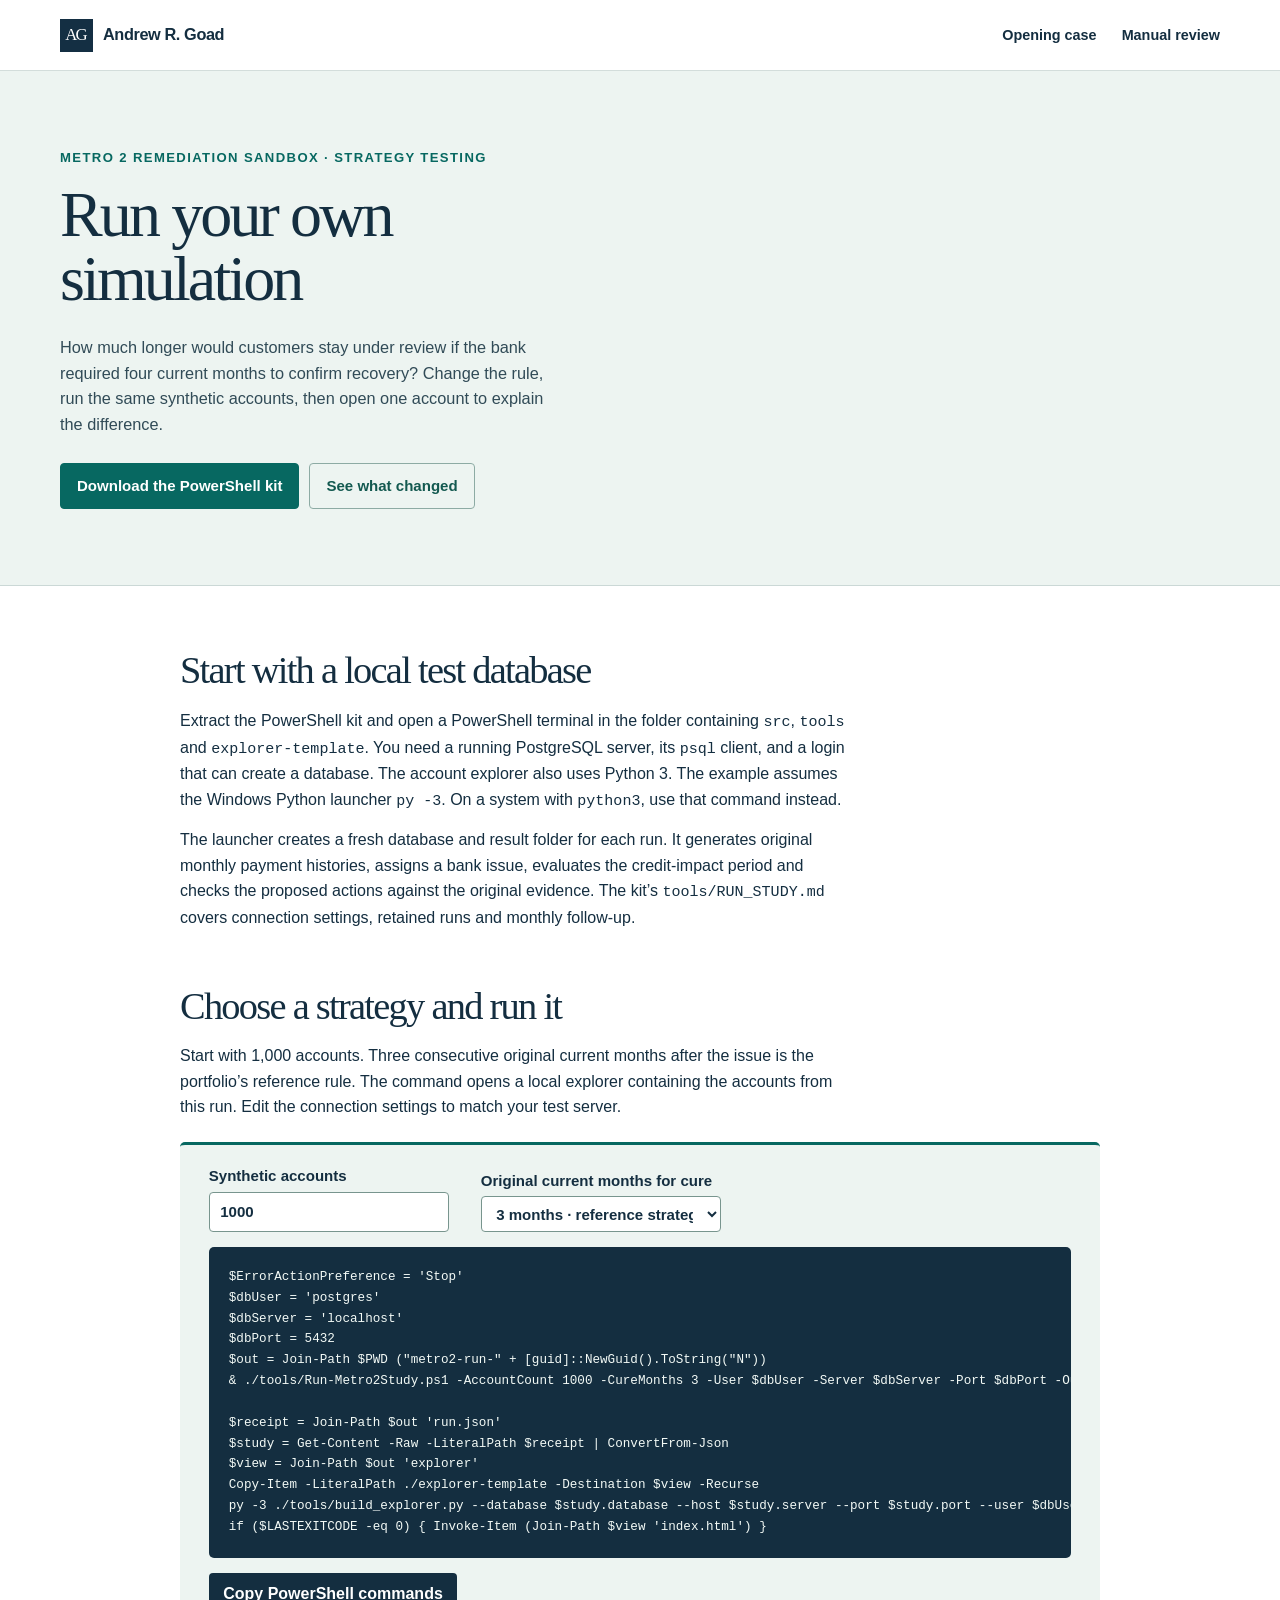
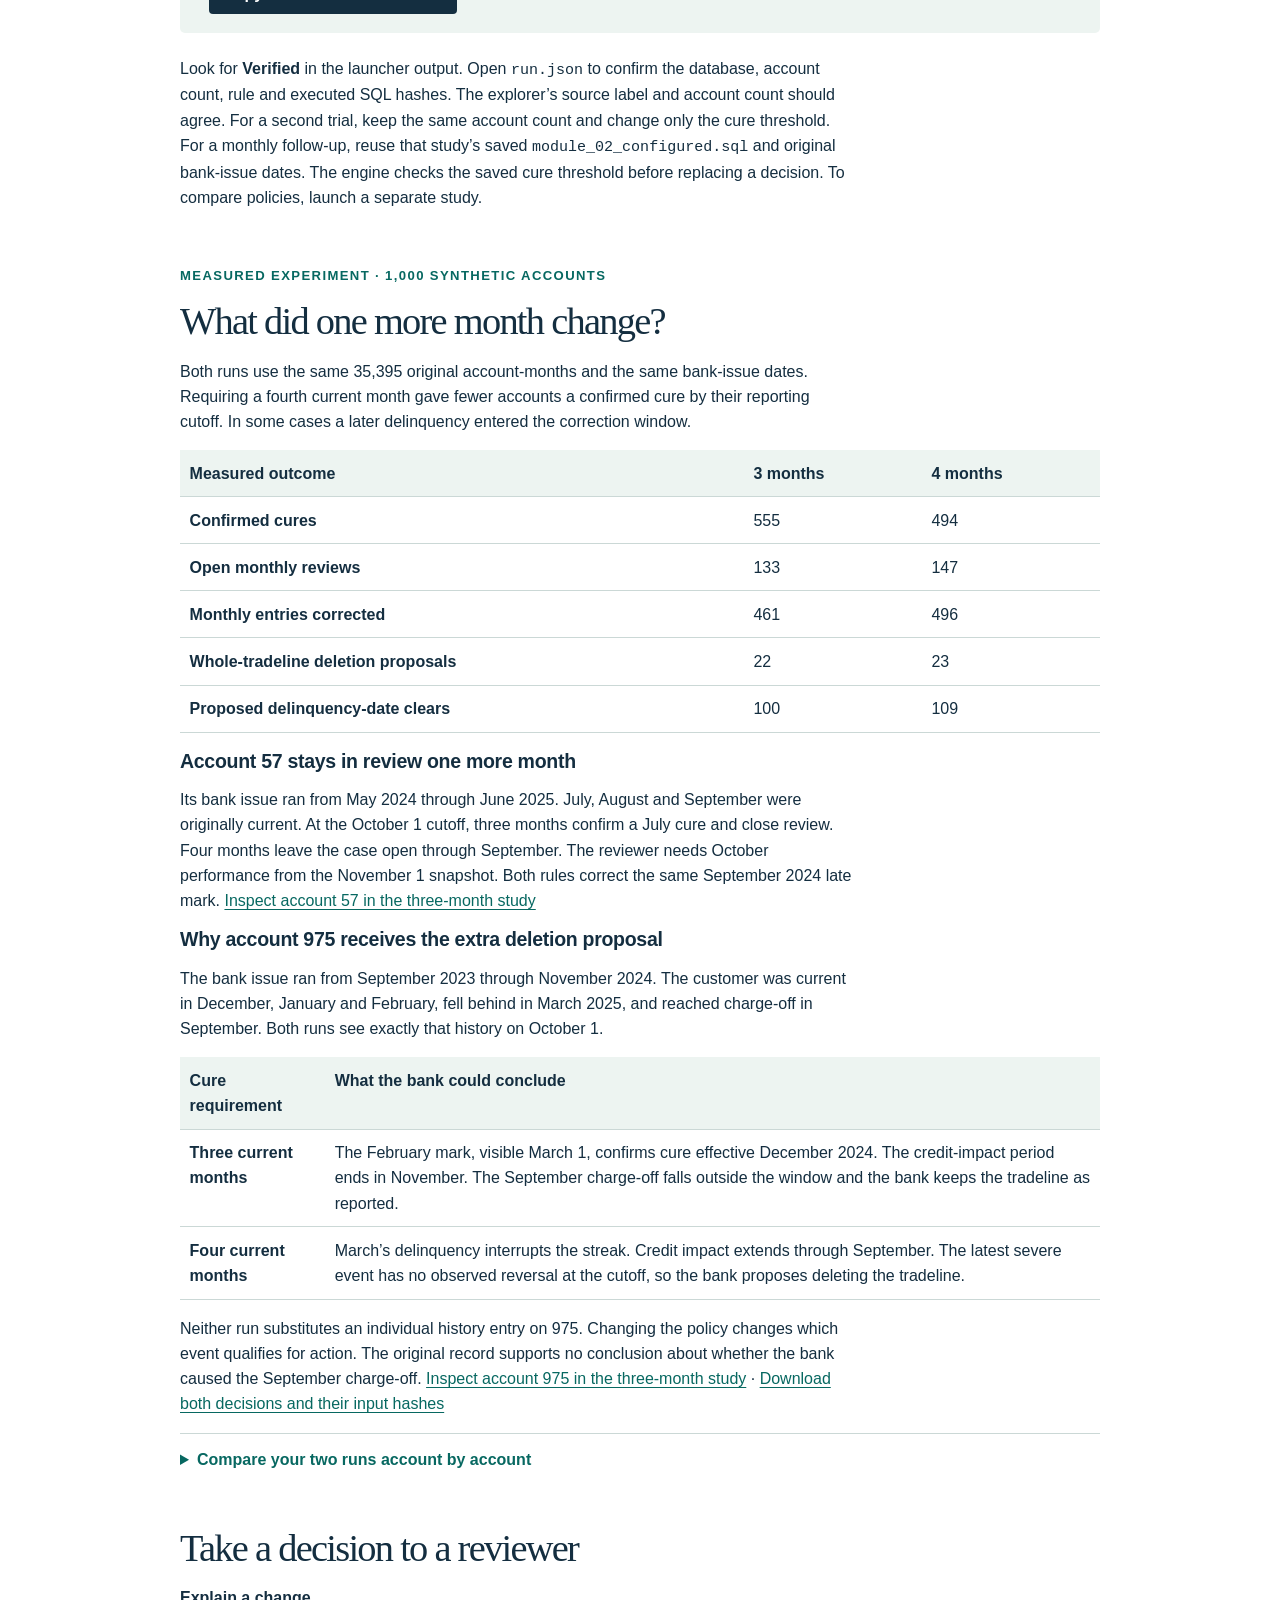
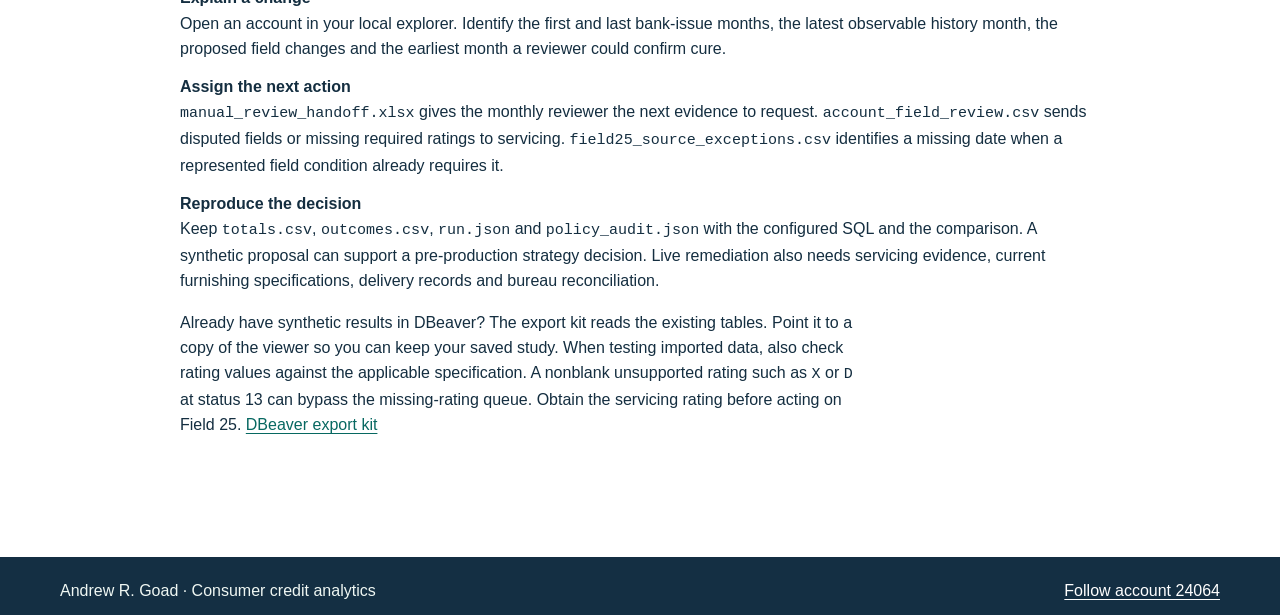
<file: run.html>
<!doctype html>
<html lang="en"><head><meta charset="utf-8"><meta name="viewport" content="width=device-width, initial-scale=1">
<meta name="description" content="Run Andrew Goad’s PostgreSQL credit-reporting simulation. Change the cure rule and measure which accounts need another correction or another month of review.">
<title>Run your own simulation · Metro 2 Remediation Sandbox</title><link rel="stylesheet" href="style.css"><link rel="stylesheet" href="run.css"><script src="run.js" defer></script></head>
<body><a class="skip" href="#main">Skip to simulation guide</a><header class="topbar"><div class="head-inner wrap"><a class="brand" href="index.html"><span class="monogram" aria-hidden="true">AG</span>Andrew R. Goad</a><nav aria-label="Project"><a href="index.html#consumer-decision">Opening case</a><a href="manual-review/index.html">Manual review</a></nav></div></header>
<main id="main"><header class="run-hero"><div class="wrap"><p class="eyebrow">Metro 2 Remediation Sandbox · Strategy testing</p><h1>Run your own simulation</h1><p class="deck">How much longer would customers stay under review if the bank required four current months to confirm recovery? Change the rule, run the same synthetic accounts, then open one account to explain the difference.</p><div class="actions"><a class="button primary" href="downloads/Metro2_PowerShell_Study.zip" download>Download the PowerShell kit</a><a class="button secondary" href="#comparison">See what changed</a></div></div></header>
<div class="wrap run-body"><section aria-labelledby="prepare"><h2 id="prepare">Start with a local test database</h2><p>Extract the PowerShell kit and open a PowerShell terminal in the folder containing <code>src</code>, <code>tools</code> and <code>explorer-template</code>. You need a running PostgreSQL server, its <code>psql</code> client, and a login that can create a database. The account explorer also uses Python 3. The example assumes the Windows Python launcher <code>py -3</code>. On a system with <code>python3</code>, use that command instead.</p><p>The launcher creates a fresh database and result folder for each run. It generates original monthly payment histories, assigns a bank issue, evaluates the credit-impact period and checks the proposed actions against the original evidence. The kit’s <code>tools/RUN_STUDY.md</code> covers connection settings, retained runs and monthly follow-up.</p></section>
<section aria-labelledby="configure"><h2 id="configure">Choose a strategy and run it</h2><p>Start with 1,000 accounts. Three consecutive original current months after the issue is the portfolio’s reference rule. The command opens a local explorer containing the accounts from this run. Edit the connection settings to match your test server.</p>
<div class="run-form"><div class="run-controls"><label for="accounts">Synthetic accounts<input id="accounts" type="number" min="1" max="2147483647" step="1" value="1000" required></label><label for="threshold">Original current months for cure<select id="threshold"><option value="3" selected>3 months · reference strategy</option><option value="4">4 months · comparison</option><option value="2">2 months</option></select></label></div>
<pre tabindex="0" aria-label="PowerShell commands"><code id="recipe">$ErrorActionPreference = 'Stop'
$dbUser = 'postgres'
$dbServer = 'localhost'
$dbPort = 5432
$out = Join-Path $PWD ("metro2-run-" + [guid]::NewGuid().ToString("N"))
&amp; ./tools/Run-Metro2Study.ps1 -AccountCount 1000 -CureMonths 3 -User $dbUser -Server $dbServer -Port $dbPort -OutputDirectory $out

$receipt = Join-Path $out 'run.json'
$study = Get-Content -Raw -LiteralPath $receipt | ConvertFrom-Json
$view = Join-Path $out 'explorer'
Copy-Item -LiteralPath ./explorer-template -Destination $view -Recurse
py -3 ./tools/build_explorer.py --database $study.database --host $study.server --port $study.port --user $dbUser --run-receipt $receipt --source-kind replay --output (Join-Path $view 'data.js')
if ($LASTEXITCODE -eq 0) { Invoke-Item (Join-Path $view 'index.html') }</code></pre>
<button type="button" id="copy-recipe">Copy PowerShell commands</button><span role="status" id="recipe-status" aria-live="polite"></span><noscript><p>The displayed commands run the reference strategy. Edit the count and cure months directly in PowerShell.</p></noscript></div>
<p>Look for <strong>Verified</strong> in the launcher output. Open <code>run.json</code> to confirm the database, account count, rule and executed SQL hashes. The explorer’s source label and account count should agree. For a second trial, keep the same account count and change only the cure threshold. For a monthly follow-up, reuse that study’s saved <code>module_02_configured.sql</code> and original bank-issue dates. The engine checks the saved cure threshold before replacing a decision. To compare policies, launch a separate study.</p></section>
<section id="comparison" aria-labelledby="compare-title"><p class="eyebrow">Measured experiment · 1,000 synthetic accounts</p><h2 id="compare-title">What did one more month change?</h2><p>Both runs use the same 35,395 original account-months and the same bank-issue dates. Requiring a fourth current month gave fewer accounts a confirmed cure by their reporting cutoff. In some cases a later delinquency entered the correction window.</p>
<table class="run-table"><thead><tr><th scope="col">Measured outcome</th><th scope="col">3 months</th><th scope="col">4 months</th></tr></thead><tbody><tr><th scope="row">Confirmed cures</th><td>555</td><td>494</td></tr><tr><th scope="row">Open monthly reviews</th><td>133</td><td>147</td></tr><tr><th scope="row">Monthly entries corrected</th><td>461</td><td>496</td></tr><tr><th scope="row">Whole-tradeline deletion proposals</th><td>22</td><td>23</td></tr><tr><th scope="row">Proposed delinquency-date clears</th><td>100</td><td>109</td></tr></tbody></table>
<article id="trial-case"><h3>Account 57 stays in review one more month</h3><p> Its bank issue ran from May 2024 through June 2025. July, August and September were originally current. At the October 1 cutoff, three months confirm a July cure and close review. Four months leave the case open through September. The reviewer needs October performance from the November 1 snapshot. Both rules correct the same September 2024 late mark. <a href="index.html#account=57">Inspect account 57 in the three-month study</a></p></article>
<article id="case-975"><h3>Why account 975 receives the extra deletion proposal</h3><p>The bank issue ran from September 2023 through November 2024. The customer was current in December, January and February, fell behind in March 2025, and reached charge-off in September. Both runs see exactly that history on October 1.</p>
<table class="run-table"><thead><tr><th scope="col">Cure requirement</th><th scope="col">What the bank could conclude</th></tr></thead><tbody><tr><th scope="row">Three current months</th><td>The February mark, visible March 1, confirms cure effective December 2024. The credit-impact period ends in November. The September charge-off falls outside the window and the bank keeps the tradeline as reported.</td></tr><tr><th scope="row">Four current months</th><td>March’s delinquency interrupts the streak. Credit impact extends through September. The latest severe event has no observed reversal at the cutoff, so the bank proposes deleting the tradeline.</td></tr></tbody></table>
<p>Neither run substitutes an individual history entry on 975. Changing the policy changes which event qualifies for action. The original record supports no conclusion about whether the bank caused the September charge-off. <a href="index.html#account=975">Inspect account 975 in the three-month study</a> · <a href="downloads/Metro2_Threshold_Comparison_1000.json">Download both decisions and their input hashes</a></p></article>
<details><summary>Compare your two runs account by account</summary><p>From the extracted kit, point the comparison script to the two local explorers. Use full exports from the current kit, each created with its own native run receipt. The comparison checks the recorded SHA-256 digest of the export’s accounts and metadata, account and month totals, threshold and configured engine identity, then matches the original evidence across the two runs. Older viewers remain readable. Re-export their retained databases with the matching source materials for a new comparison. Supply the actual result-folder names.</p><pre tabindex="0"><code>py -3 ./tools/compare_study_thresholds.py ./first-run/explorer/data.js ./second-run/explorer/data.js --output ./threshold-comparison.json</code></pre></details>
</section><section aria-labelledby="results"><h2 id="results">Take a decision to a reviewer</h2><dl class="run-files"><dt>Explain a change</dt><dd>Open an account in your local explorer. Identify the first and last bank-issue months, the latest observable history month, the proposed field changes and the earliest month a reviewer could confirm cure.</dd><dt>Assign the next action</dt><dd><code>manual_review_handoff.xlsx</code> gives the monthly reviewer the next evidence to request. <code>account_field_review.csv</code> sends disputed fields or missing required ratings to servicing. <code>field25_source_exceptions.csv</code> identifies a missing date when a represented field condition already requires it.</dd><dt>Reproduce the decision</dt><dd>Keep <code>totals.csv</code>, <code>outcomes.csv</code>, <code>run.json</code> and <code>policy_audit.json</code> with the configured SQL and the comparison. A synthetic proposal can support a pre-production strategy decision. Live remediation also needs servicing evidence, current furnishing specifications, delivery records and bureau reconciliation.</dd></dl>
<p>Already have synthetic results in DBeaver? The export kit reads the existing tables. Point it to a copy of the viewer so you can keep your saved study. When testing imported data, also check rating values against the applicable specification. A nonblank unsupported rating such as <code>X</code> or <code>D</code> at status 13 can bypass the missing-rating queue. Obtain the servicing rating before acting on Field 25. <a href="downloads/Metro2_DBeaver_Export.zip" download>DBeaver export kit</a></p></section></div></main>
<footer class="end"><div class="wrap">Andrew R. Goad · Consumer credit analytics <a href="index.html#consumer-decision">Follow account 24064</a></div></footer></body></html>
</file>
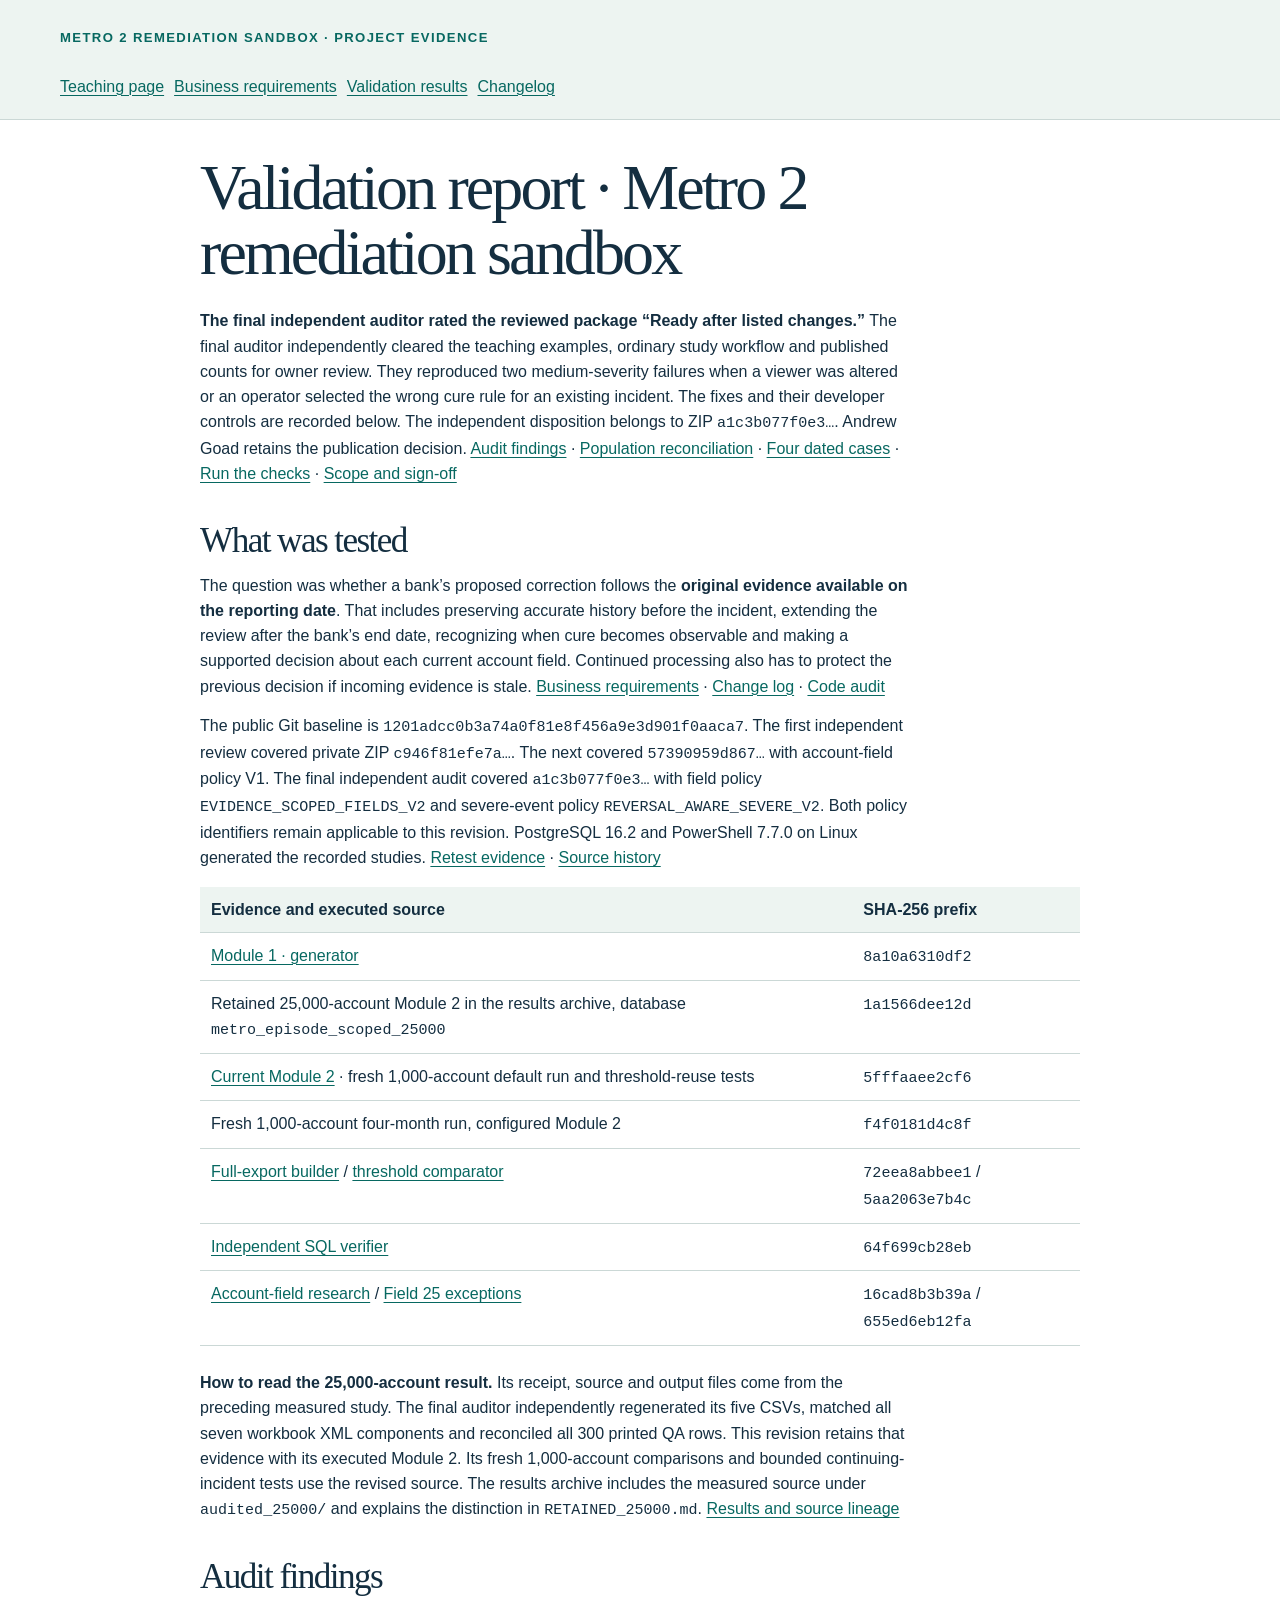
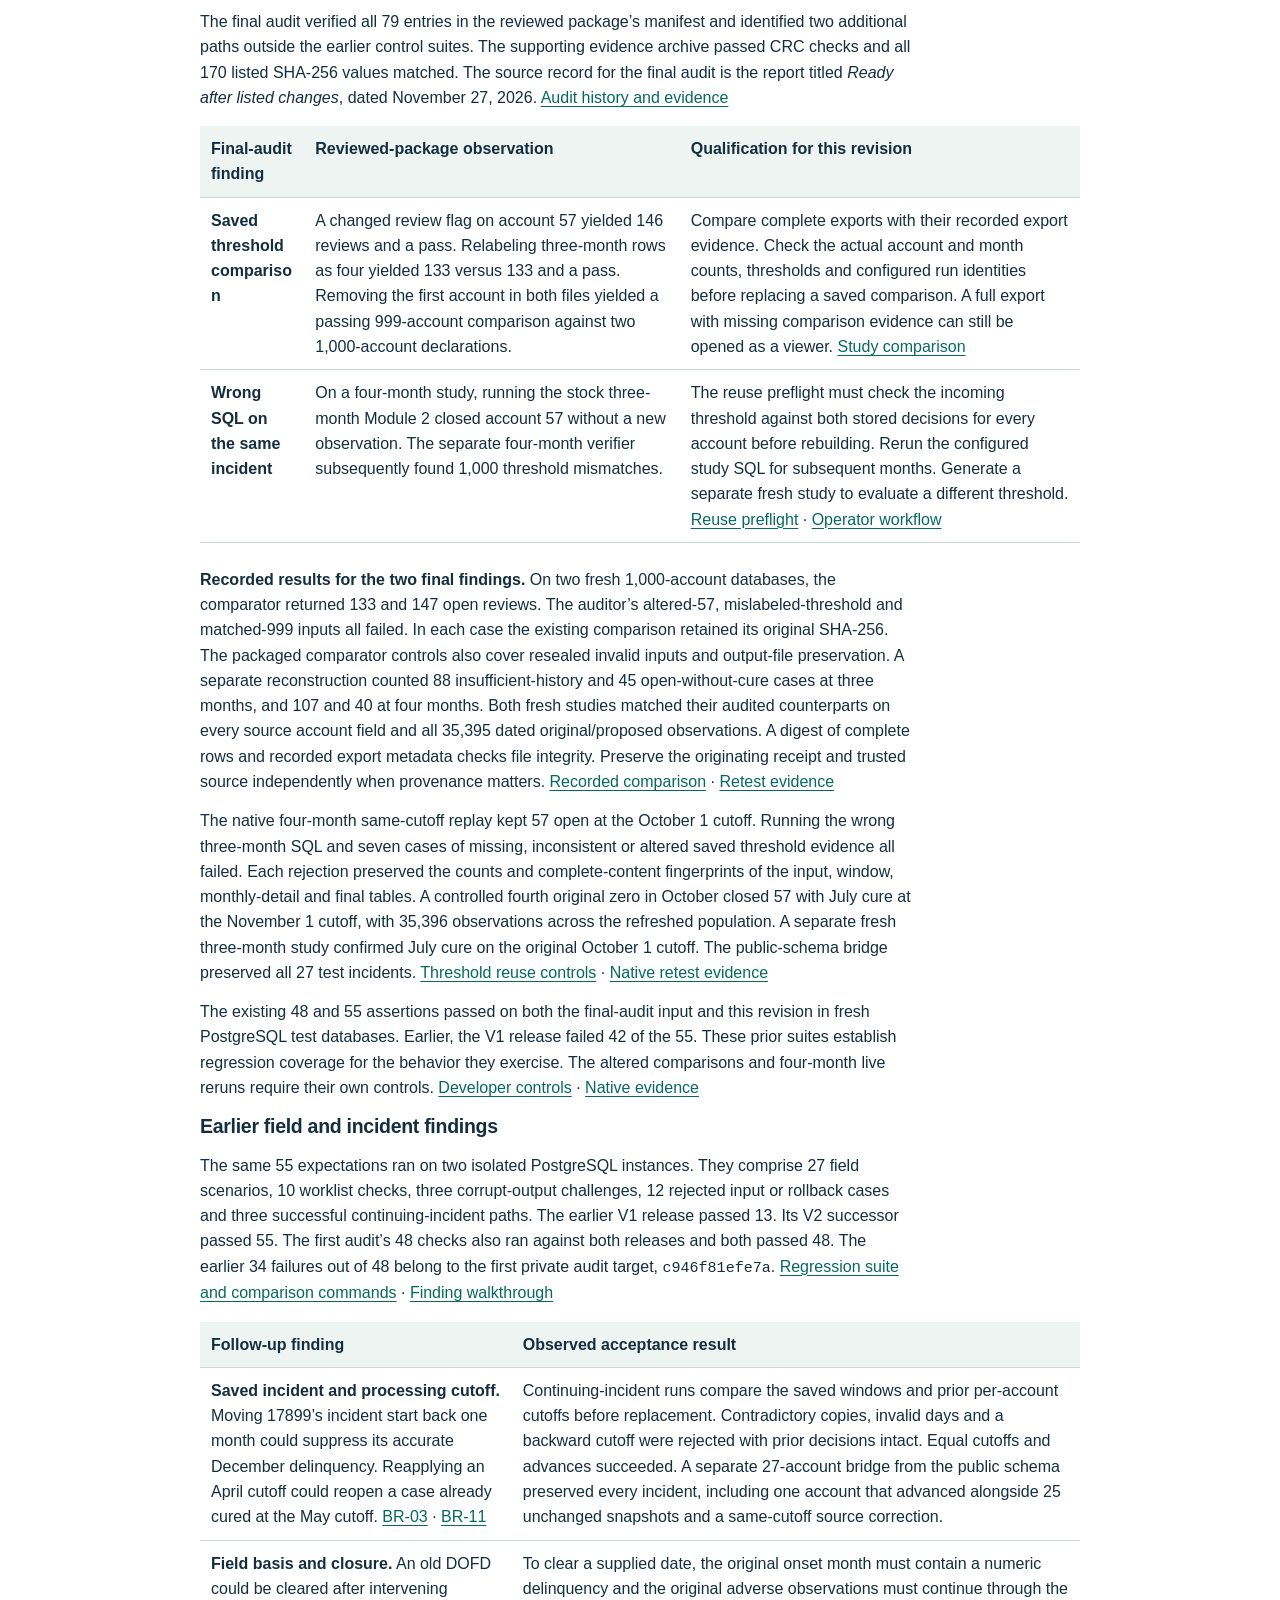
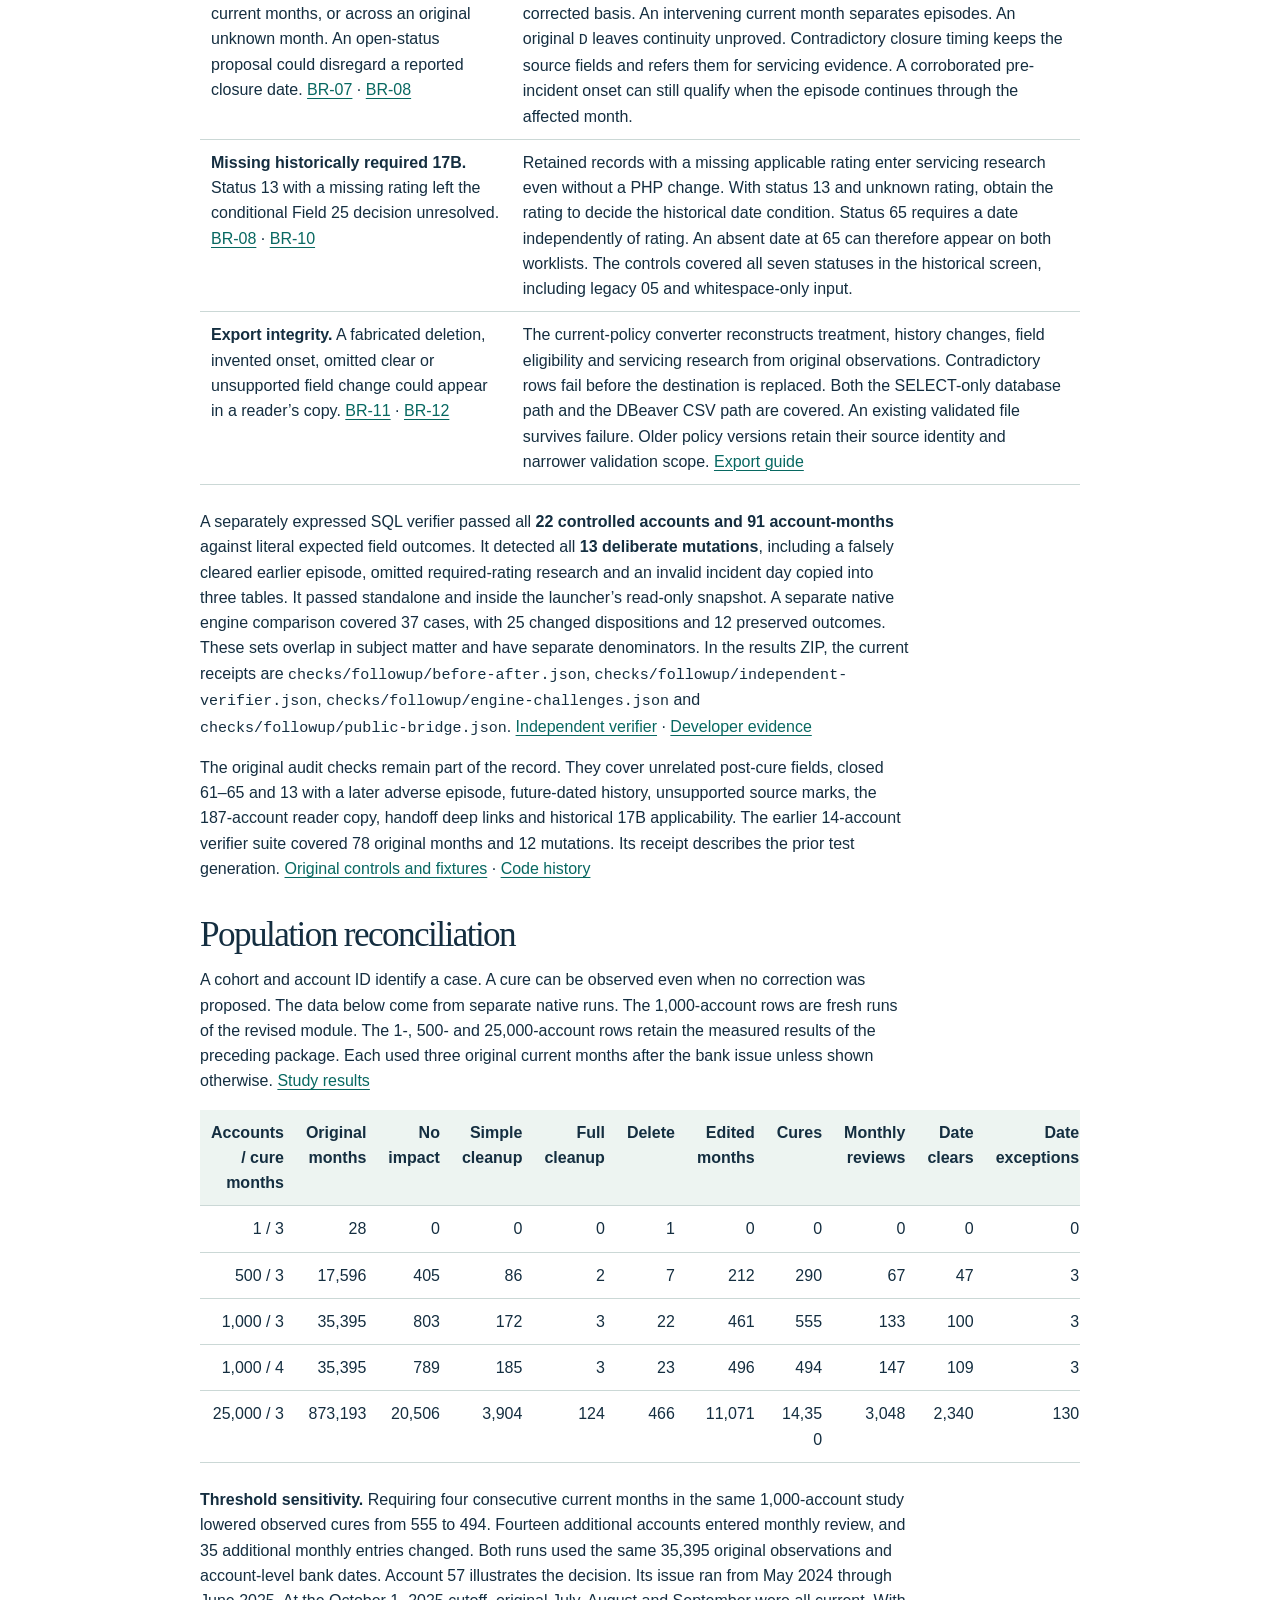
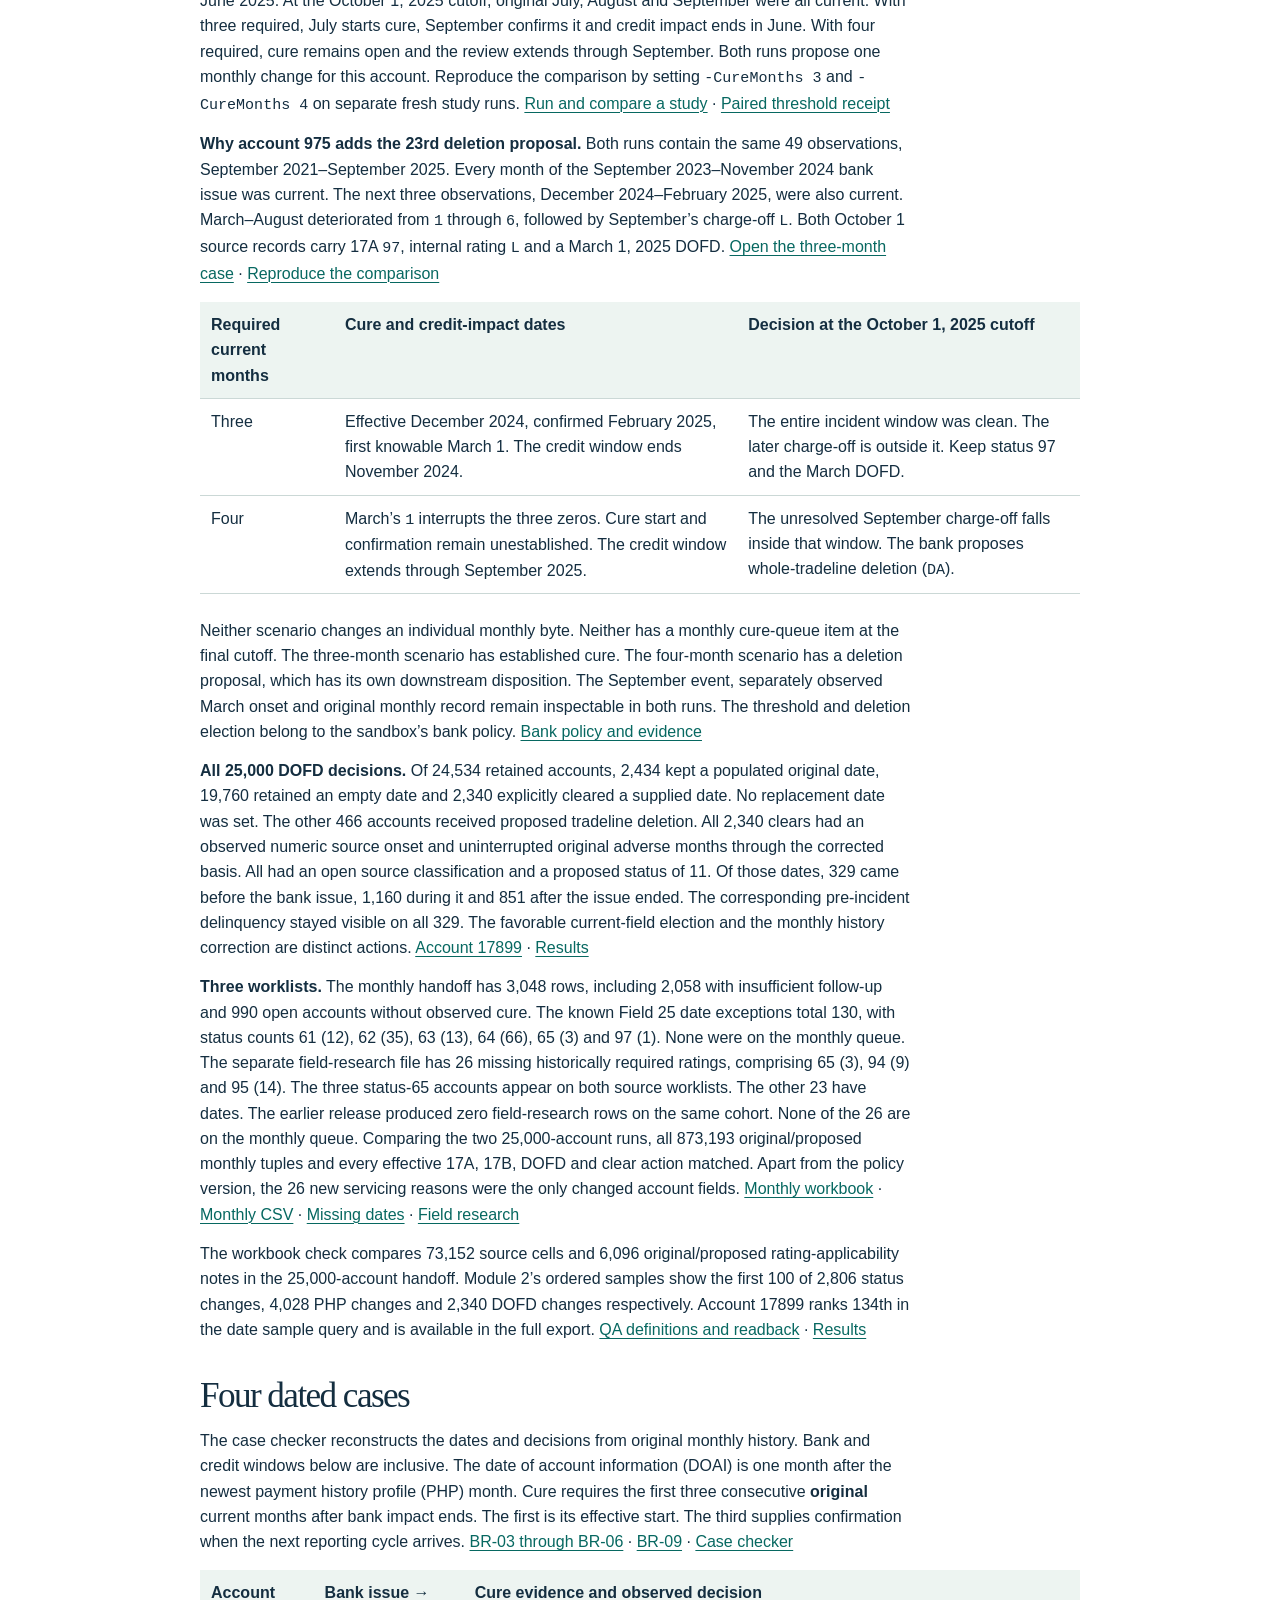
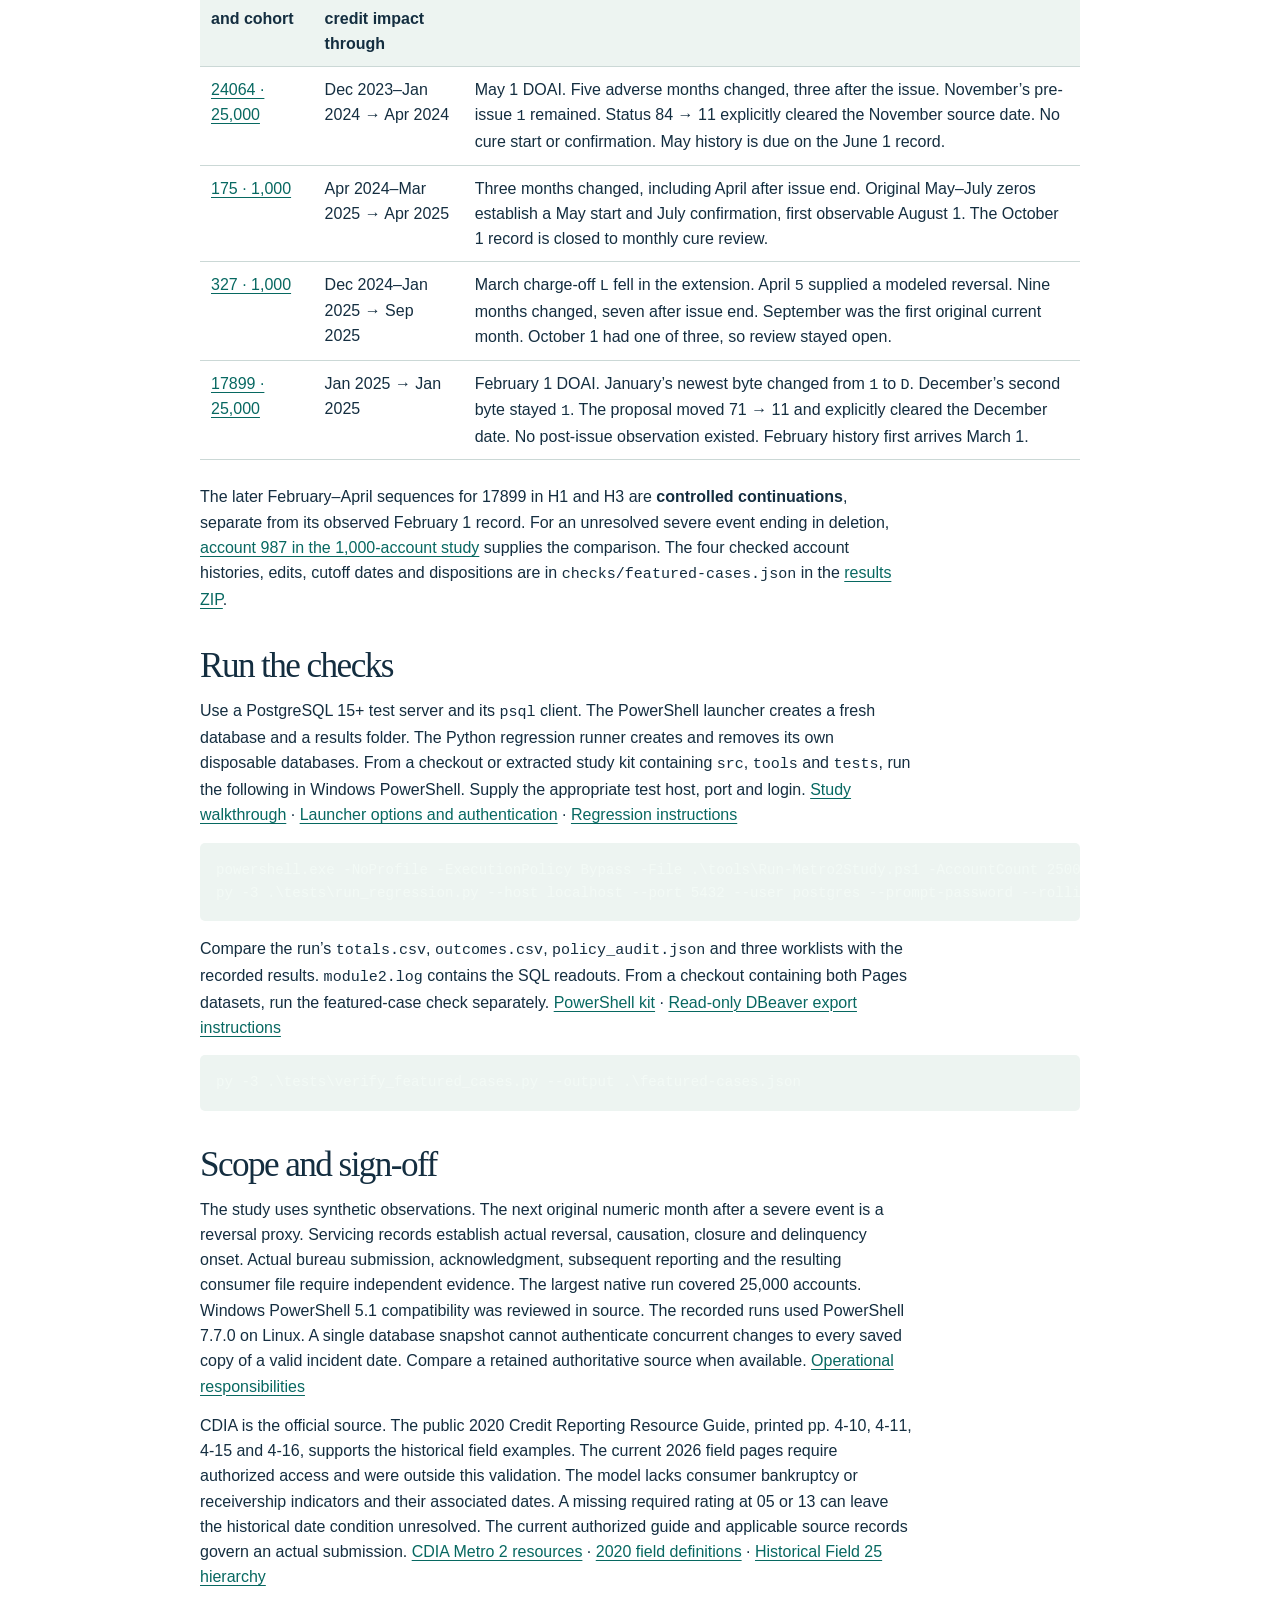
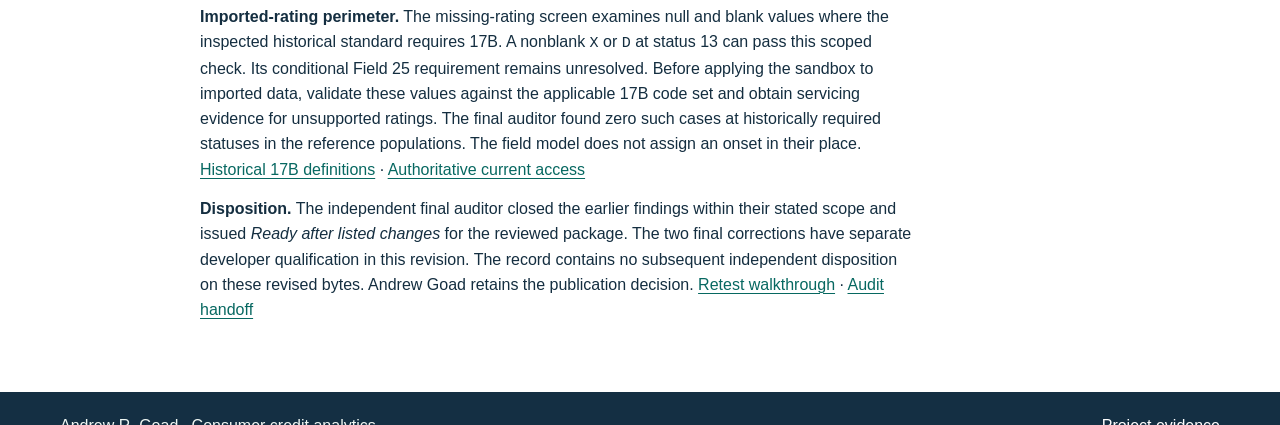
<file: validation.html>
<!doctype html>
<html lang="en"><head><meta charset="utf-8"><meta name="viewport" content="width=device-width,initial-scale=1"><title>Validation results · Metro 2 Remediation Sandbox</title><link rel="stylesheet" href="style.css"><link rel="stylesheet" href="evidence.css"></head>
<body><a class="skip" href="#content">Skip to content</a><header class="preview-head"><div class="wrap"><p class="eyebrow">Metro 2 Remediation Sandbox · Project evidence</p><nav class="actions" aria-label="Project evidence"><a href="index.html">Teaching page</a><a href="requirements.html">Business requirements</a><a href="validation.html">Validation results</a><a href="review.html#changelog">Changelog</a></nav></div></header>
<main id="content" class="preview-body evidence-body"><article><h1 id="validation-report--metro-2-remediation-sandbox">Validation report · Metro 2 remediation sandbox</h1>
<p><strong>The final independent auditor rated the reviewed package “Ready after listed changes.”</strong> The final auditor independently cleared the teaching examples, ordinary study workflow and published counts for owner review. They reproduced two medium-severity failures when a viewer was altered or an operator selected the wrong cure rule for an existing incident. The fixes and their developer controls are recorded below. The independent disposition belongs to ZIP <code>a1c3b077f0e3…</code>. Andrew Goad retains the publication decision. <a href="#audit-findings">Audit findings</a> · <a href="#population-reconciliation">Population reconciliation</a> · <a href="#four-dated-cases">Four dated cases</a> · <a href="#run-the-checks">Run the checks</a> · <a href="#scope-and-sign-off">Scope and sign-off</a></p>
<h2 id="what-was-tested">What was tested</h2>
<p>The question was whether a bank’s proposed correction follows the <strong>original evidence available on the reporting date</strong>. That includes preserving accurate history before the incident, extending the review after the bank’s end date, recognizing when cure becomes observable and making a supported decision about each current account field. Continued processing also has to protect the previous decision if incoming evidence is stale. <a href="requirements.html">Business requirements</a> · <a href="review.html#changelog">Change log</a> · <a href="review.html#audit">Code audit</a></p>
<p>The public Git baseline is <code>1201adcc0b3a74a0f81e8f456a9e3d901f0aaca7</code>. The first independent review covered private ZIP <code>c946f81efe7a…</code>. The next covered <code>57390959d867…</code> with account-field policy V1. The final independent audit covered <code>a1c3b077f0e3…</code> with field policy <code>EVIDENCE_SCOPED_FIELDS_V2</code> and severe-event policy <code>REVERSAL_AWARE_SEVERE_V2</code>. Both policy identifiers remain applicable to this revision. PostgreSQL 16.2 and PowerShell 7.7.0 on Linux generated the recorded studies. <a href="downloads/Metro2_Retest_Evidence.zip">Retest evidence</a> · <a href="review.html#changelog">Source history</a></p>
<div class="evidence-table"><table>
<thead>
<tr class="header">
<th>Evidence and executed source</th>
<th>SHA-256 prefix</th>
</tr>
</thead>
<tbody>
<tr class="odd">
<td><a href="code/generator.html">Module 1 · generator</a></td>
<td><code>8a10a6310df2</code></td>
</tr>
<tr class="even">
<td>Retained 25,000-account Module 2 in the results archive, database <code>metro_episode_scoped_25000</code></td>
<td><code>1a1566dee12d</code></td>
</tr>
<tr class="odd">
<td><a href="code/engine.html">Current Module 2</a> · fresh 1,000-account default run and threshold-reuse tests</td>
<td><code>5fffaaee2cf6</code></td>
</tr>
<tr class="even">
<td>Fresh 1,000-account four-month run, configured Module 2</td>
<td><code>f4f0181d4c8f</code></td>
</tr>
<tr class="odd">
<td><a href="downloads/Metro2_PowerShell_Study.zip">Full-export builder</a> / <a href="downloads/Metro2_PowerShell_Study.zip">threshold comparator</a></td>
<td><code>72eea8abbee1</code> / <code>5aa2063e7b4c</code></td>
</tr>
<tr class="even">
<td><a href="downloads/Metro2_PowerShell_Study.zip">Independent SQL verifier</a></td>
<td><code>64f699cb28eb</code></td>
</tr>
<tr class="odd">
<td><a href="downloads/Metro2_PowerShell_Study.zip">Account-field research</a> / <a href="downloads/Metro2_PowerShell_Study.zip">Field 25 exceptions</a></td>
<td><code>16cad8b3b39a</code> / <code>655ed6eb12fa</code></td>
</tr>
</tbody>
</table>
</div><p><strong>How to read the 25,000-account result.</strong> Its receipt, source and output files come from the preceding measured study. The final auditor independently regenerated its five CSVs, matched all seven workbook XML components and reconciled all 300 printed QA rows. This revision retains that evidence with its executed Module 2. Its fresh 1,000-account comparisons and bounded continuing-incident tests use the revised source. The results archive includes the measured source under <code>audited_25000/</code> and explains the distinction in <code>RETAINED_25000.md</code>. <a href="downloads/Metro2_25000_Results.zip">Results and source lineage</a></p>
<h2 id="audit-findings">Audit findings</h2>
<p>The final audit verified all 79 entries in the reviewed package’s manifest and identified two additional paths outside the earlier control suites. The supporting evidence archive passed CRC checks and all 170 listed SHA-256 values matched. The source record for the final audit is the report titled <em>Ready after listed changes</em>, dated November 27, 2026. <a href="review.html#final-independent-audit-and-bounded-corrections">Audit history and evidence</a></p>
<div class="evidence-table evidence-wide" tabindex="0" aria-label="Audit findings table" role="region"><table>
<thead>
<tr class="header">
<th>Final-audit finding</th>
<th>Reviewed-package observation</th>
<th>Qualification for this revision</th>
</tr>
</thead>
<tbody>
<tr class="odd">
<td><strong>Saved threshold comparison</strong></td>
<td>A changed review flag on account 57 yielded 146 reviews and a pass. Relabeling three-month rows as four yielded 133 versus 133 and a pass. Removing the first account in both files yielded a passing 999-account comparison against two 1,000-account declarations.</td>
<td>Compare complete exports with their recorded export evidence. Check the actual account and month counts, thresholds and configured run identities before replacing a saved comparison. A full export with missing comparison evidence can still be opened as a viewer. <a href="downloads/Metro2_PowerShell_Study.zip">Study comparison</a></td>
</tr>
<tr class="even">
<td><strong>Wrong SQL on the same incident</strong></td>
<td>On a four-month study, running the stock three-month Module 2 closed account 57 without a new observation. The separate four-month verifier subsequently found 1,000 threshold mismatches.</td>
<td>The reuse preflight must check the incoming threshold against both stored decisions for every account before rebuilding. Rerun the configured study SQL for subsequent months. Generate a separate fresh study to evaluate a different threshold. <a href="code/engine.html#L506">Reuse preflight</a> · <a href="run.html">Operator workflow</a></td>
</tr>
</tbody>
</table>
</div><p><strong>Recorded results for the two final findings.</strong> On two fresh 1,000-account databases, the comparator returned 133 and 147 open reviews. The auditor’s altered-57, mislabeled-threshold and matched-999 inputs all failed. In each case the existing comparison retained its original SHA-256. The packaged comparator controls also cover resealed invalid inputs and output-file preservation. A separate reconstruction counted 88 insufficient-history and 45 open-without-cure cases at three months, and 107 and 40 at four months. Both fresh studies matched their audited counterparts on every source account field and all 35,395 dated original/proposed observations. A digest of complete rows and recorded export metadata checks file integrity. Preserve the originating receipt and trusted source independently when provenance matters. <a href="downloads/Metro2_Threshold_Comparison_1000.json">Recorded comparison</a> · <a href="downloads/Metro2_Retest_Evidence.zip">Retest evidence</a></p>
<p>The native four-month same-cutoff replay kept 57 open at the October 1 cutoff. Running the wrong three-month SQL and seven cases of missing, inconsistent or altered saved threshold evidence all failed. Each rejection preserved the counts and complete-content fingerprints of the input, window, monthly-detail and final tables. A controlled fourth original zero in October closed 57 with July cure at the November 1 cutoff, with 35,396 observations across the refreshed population. A separate fresh three-month study confirmed July cure on the original October 1 cutoff. The public-schema bridge preserved all 27 test incidents. <a href="downloads/Metro2_PowerShell_Study.zip">Threshold reuse controls</a> · <a href="downloads/Metro2_Retest_Evidence.zip">Native retest evidence</a></p>
<p>The existing 48 and 55 assertions passed on both the final-audit input and this revision in fresh PostgreSQL test databases. Earlier, the V1 release failed 42 of the 55. These prior suites establish regression coverage for the behavior they exercise. The altered comparisons and four-month live reruns require their own controls. <a href="downloads/Metro2_PowerShell_Study.zip">Developer controls</a> · <a href="downloads/Metro2_Retest_Evidence.zip">Native evidence</a></p>
<h3 id="earlier-field-and-incident-findings">Earlier field and incident findings</h3>
<p>The same 55 expectations ran on two isolated PostgreSQL instances. They comprise 27 field scenarios, 10 worklist checks, three corrupt-output challenges, 12 rejected input or rollback cases and three successful continuing-incident paths. The earlier V1 release passed 13. Its V2 successor passed 55. The first audit’s 48 checks also ran against both releases and both passed 48. The earlier 34 failures out of 48 belong to the first private audit target, <code>c946f81efe7a</code>. <a href="downloads/Metro2_PowerShell_Study.zip">Regression suite and comparison commands</a> · <a href="retest.html">Finding walkthrough</a></p>
<div class="evidence-table"><table>
<thead>
<tr class="header">
<th>Follow-up finding</th>
<th>Observed acceptance result</th>
</tr>
</thead>
<tbody>
<tr class="odd">
<td><strong>Saved incident and processing cutoff.</strong> Moving 17899’s incident start back one month could suppress its accurate December delinquency. Reapplying an April cutoff could reopen a case already cured at the May cutoff. <a href="requirements.html#br-03">BR-03</a> · <a href="requirements.html#br-11">BR-11</a></td>
<td>Continuing-incident runs compare the saved windows and prior per-account cutoffs before replacement. Contradictory copies, invalid days and a backward cutoff were rejected with prior decisions intact. Equal cutoffs and advances succeeded. A separate 27-account bridge from the public schema preserved every incident, including one account that advanced alongside 25 unchanged snapshots and a same-cutoff source correction.</td>
</tr>
<tr class="even">
<td><strong>Field basis and closure.</strong> An old DOFD could be cleared after intervening current months, or across an original unknown month. An open-status proposal could disregard a reported closure date. <a href="requirements.html#br-07">BR-07</a> · <a href="requirements.html#br-08">BR-08</a></td>
<td>To clear a supplied date, the original onset month must contain a numeric delinquency and the original adverse observations must continue through the corrected basis. An intervening current month separates episodes. An original <code>D</code> leaves continuity unproved. Contradictory closure timing keeps the source fields and refers them for servicing evidence. A corroborated pre-incident onset can still qualify when the episode continues through the affected month.</td>
</tr>
<tr class="odd">
<td><strong>Missing historically required 17B.</strong> Status 13 with a missing rating left the conditional Field 25 decision unresolved. <a href="requirements.html#br-08">BR-08</a> · <a href="requirements.html#br-10">BR-10</a></td>
<td>Retained records with a missing applicable rating enter servicing research even without a PHP change. With status 13 and unknown rating, obtain the rating to decide the historical date condition. Status 65 requires a date independently of rating. An absent date at 65 can therefore appear on both worklists. The controls covered all seven statuses in the historical screen, including legacy 05 and whitespace-only input.</td>
</tr>
<tr class="even">
<td><strong>Export integrity.</strong> A fabricated deletion, invented onset, omitted clear or unsupported field change could appear in a reader’s copy. <a href="requirements.html#br-11">BR-11</a> · <a href="requirements.html#br-12">BR-12</a></td>
<td>The current-policy converter reconstructs treatment, history changes, field eligibility and servicing research from original observations. Contradictory rows fail before the destination is replaced. Both the SELECT-only database path and the DBeaver CSV path are covered. An existing validated file survives failure. Older policy versions retain their source identity and narrower validation scope. <a href="downloads/Metro2_PowerShell_Study.zip">Export guide</a></td>
</tr>
</tbody>
</table>
</div><p>A separately expressed SQL verifier passed all <strong>22 controlled accounts and 91 account-months</strong> against literal expected field outcomes. It detected all <strong>13 deliberate mutations</strong>, including a falsely cleared earlier episode, omitted required-rating research and an invalid incident day copied into three tables. It passed standalone and inside the launcher’s read-only snapshot. A separate native engine comparison covered 37 cases, with 25 changed dispositions and 12 preserved outcomes. These sets overlap in subject matter and have separate denominators. In the results ZIP, the current receipts are <code>checks/followup/before-after.json</code>, <code>checks/followup/independent-verifier.json</code>, <code>checks/followup/engine-challenges.json</code> and <code>checks/followup/public-bridge.json</code>. <a href="downloads/Metro2_PowerShell_Study.zip">Independent verifier</a> · <a href="downloads/Metro2_Developer_Retest.json">Developer evidence</a></p>
<p>The original audit checks remain part of the record. They cover unrelated post-cure fields, closed 61–65 and 13 with a later adverse episode, future-dated history, unsupported source marks, the 187-account reader copy, handoff deep links and historical 17B applicability. The earlier 14-account verifier suite covered 78 original months and 12 mutations. Its receipt describes the prior test generation. <a href="downloads/Metro2_PowerShell_Study.zip">Original controls and fixtures</a> · <a href="review.html#changelog">Code history</a></p>
<h2 id="population-reconciliation">Population reconciliation</h2>
<p>A cohort and account ID identify a case. A cure can be observed even when no correction was proposed. The data below come from separate native runs. The 1,000-account rows are fresh runs of the revised module. The 1-, 500- and 25,000-account rows retain the measured results of the preceding package. Each used three original current months after the bank issue unless shown otherwise. <a href="downloads/Metro2_25000_Results.zip">Study results</a></p>
<div class="evidence-table evidence-wide" tabindex="0" aria-label="Population reconciliation table" role="region"><table>
<thead>
<tr class="header">
<th style="text-align: right;">Accounts / cure months</th>
<th style="text-align: right;">Original months</th>
<th style="text-align: right;">No impact</th>
<th style="text-align: right;">Simple cleanup</th>
<th style="text-align: right;">Full cleanup</th>
<th style="text-align: right;">Delete</th>
<th style="text-align: right;">Edited months</th>
<th style="text-align: right;">Cures</th>
<th style="text-align: right;">Monthly reviews</th>
<th style="text-align: right;">Date clears</th>
<th style="text-align: right;">Date exceptions</th>
<th style="text-align: right;">Field research</th>
</tr>
</thead>
<tbody>
<tr class="odd">
<td style="text-align: right;">1 / 3</td>
<td style="text-align: right;">28</td>
<td style="text-align: right;">0</td>
<td style="text-align: right;">0</td>
<td style="text-align: right;">0</td>
<td style="text-align: right;">1</td>
<td style="text-align: right;">0</td>
<td style="text-align: right;">0</td>
<td style="text-align: right;">0</td>
<td style="text-align: right;">0</td>
<td style="text-align: right;">0</td>
<td style="text-align: right;">0</td>
</tr>
<tr class="even">
<td style="text-align: right;">500 / 3</td>
<td style="text-align: right;">17,596</td>
<td style="text-align: right;">405</td>
<td style="text-align: right;">86</td>
<td style="text-align: right;">2</td>
<td style="text-align: right;">7</td>
<td style="text-align: right;">212</td>
<td style="text-align: right;">290</td>
<td style="text-align: right;">67</td>
<td style="text-align: right;">47</td>
<td style="text-align: right;">3</td>
<td style="text-align: right;">1</td>
</tr>
<tr class="odd">
<td style="text-align: right;">1,000 / 3</td>
<td style="text-align: right;">35,395</td>
<td style="text-align: right;">803</td>
<td style="text-align: right;">172</td>
<td style="text-align: right;">3</td>
<td style="text-align: right;">22</td>
<td style="text-align: right;">461</td>
<td style="text-align: right;">555</td>
<td style="text-align: right;">133</td>
<td style="text-align: right;">100</td>
<td style="text-align: right;">3</td>
<td style="text-align: right;">0</td>
</tr>
<tr class="even">
<td style="text-align: right;">1,000 / 4</td>
<td style="text-align: right;">35,395</td>
<td style="text-align: right;">789</td>
<td style="text-align: right;">185</td>
<td style="text-align: right;">3</td>
<td style="text-align: right;">23</td>
<td style="text-align: right;">496</td>
<td style="text-align: right;">494</td>
<td style="text-align: right;">147</td>
<td style="text-align: right;">109</td>
<td style="text-align: right;">3</td>
<td style="text-align: right;">0</td>
</tr>
<tr class="odd">
<td style="text-align: right;">25,000 / 3</td>
<td style="text-align: right;">873,193</td>
<td style="text-align: right;">20,506</td>
<td style="text-align: right;">3,904</td>
<td style="text-align: right;">124</td>
<td style="text-align: right;">466</td>
<td style="text-align: right;">11,071</td>
<td style="text-align: right;">14,350</td>
<td style="text-align: right;">3,048</td>
<td style="text-align: right;">2,340</td>
<td style="text-align: right;">130</td>
<td style="text-align: right;">26</td>
</tr>
</tbody>
</table>
</div><p><strong>Threshold sensitivity.</strong> Requiring four consecutive current months in the same 1,000-account study lowered observed cures from 555 to 494. Fourteen additional accounts entered monthly review, and 35 additional monthly entries changed. Both runs used the same 35,395 original observations and account-level bank dates. Account 57 illustrates the decision. Its issue ran from May 2024 through June 2025. At the October 1, 2025 cutoff, original July, August and September were all current. With three required, July starts cure, September confirms it and credit impact ends in June. With four required, cure remains open and the review extends through September. Both runs propose one monthly change for this account. Reproduce the comparison by setting <code>-CureMonths 3</code> and <code>-CureMonths 4</code> on separate fresh study runs. <a href="run.html">Run and compare a study</a> · <a href="downloads/Metro2_Threshold_Comparison_1000.json">Paired threshold receipt</a></p>
<p><strong>Why account 975 adds the 23rd deletion proposal.</strong> Both runs contain the same 49 observations, September 2021–September 2025. Every month of the September 2023–November 2024 bank issue was current. The next three observations, December 2024–February 2025, were also current. March–August deteriorated from <code>1</code> through <code>6</code>, followed by September’s charge-off <code>L</code>. Both October 1 source records carry 17A <code>97</code>, internal rating <code>L</code> and a March 1, 2025 DOFD. <a href="index.html#account=975">Open the three-month case</a> · <a href="run.html">Reproduce the comparison</a></p>
<div class="evidence-table evidence-wide" tabindex="0" aria-label="Population reconciliation table" role="region"><table>
<thead>
<tr class="header">
<th>Required current months</th>
<th>Cure and credit-impact dates</th>
<th>Decision at the October 1, 2025 cutoff</th>
</tr>
</thead>
<tbody>
<tr class="odd">
<td>Three</td>
<td>Effective December 2024, confirmed February 2025, first knowable March 1. The credit window ends November 2024.</td>
<td>The entire incident window was clean. The later charge-off is outside it. Keep status 97 and the March DOFD.</td>
</tr>
<tr class="even">
<td>Four</td>
<td>March’s <code>1</code> interrupts the three zeros. Cure start and confirmation remain unestablished. The credit window extends through September 2025.</td>
<td>The unresolved September charge-off falls inside that window. The bank proposes whole-tradeline deletion (<code>DA</code>).</td>
</tr>
</tbody>
</table>
</div><p>Neither scenario changes an individual monthly byte. Neither has a monthly cure-queue item at the final cutoff. The three-month scenario has established cure. The four-month scenario has a deletion proposal, which has its own downstream disposition. The September event, separately observed March onset and original monthly record remain inspectable in both runs. The threshold and deletion election belong to the sandbox’s bank policy. <a href="requirements.html#br-06">Bank policy and evidence</a></p>
<p><strong>All 25,000 DOFD decisions.</strong> Of 24,534 retained accounts, 2,434 kept a populated original date, 19,760 retained an empty date and 2,340 explicitly cleared a supplied date. No replacement date was set. The other 466 accounts received proposed tradeline deletion. All 2,340 clears had an observed numeric source onset and uninterrupted original adverse months through the corrected basis. All had an open source classification and a proposed status of 11. Of those dates, 329 came before the bank issue, 1,160 during it and 851 after the issue ended. The corresponding pre-incident delinquency stayed visible on all 329. The favorable current-field election and the monthly history correction are distinct actions. <a href="scale/index.html#account=17899">Account 17899</a> · <a href="downloads/Metro2_25000_Results.zip">Results</a></p>
<p><strong>Three worklists.</strong> The monthly handoff has 3,048 rows, including 2,058 with insufficient follow-up and 990 open accounts without observed cure. The known Field 25 date exceptions total 130, with status counts 61 (12), 62 (35), 63 (13), 64 (66), 65 (3) and 97 (1). None were on the monthly queue. The separate field-research file has 26 missing historically required ratings, comprising 65 (3), 94 (9) and 95 (14). The three status-65 accounts appear on both source worklists. The other 23 have dates. The earlier release produced zero field-research rows on the same cohort. None of the 26 are on the monthly queue. Comparing the two 25,000-account runs, all 873,193 original/proposed monthly tuples and every effective 17A, 17B, DOFD and clear action matched. Apart from the policy version, the 26 new servicing reasons were the only changed account fields. <a href="downloads/Metro2_Manual_Review_25000.xlsx">Monthly workbook</a> · <a href="downloads/Metro2_Manual_Review_25000.csv">Monthly CSV</a> · <a href="downloads/Metro2_Field25_Source_Exceptions_25000.csv">Missing dates</a> · <a href="downloads/Metro2_Account_Field_Review_25000.csv">Field research</a></p>
<p>The workbook check compares 73,152 source cells and 6,096 original/proposed rating-applicability notes in the 25,000-account handoff. Module 2’s ordered samples show the first 100 of 2,806 status changes, 4,028 PHP changes and 2,340 DOFD changes respectively. Account 17899 ranks 134th in the date sample query and is available in the full export. <a href="review.html#audit">QA definitions and readback</a> · <a href="downloads/Metro2_25000_Results.zip">Results</a></p>
<h2 id="four-dated-cases">Four dated cases</h2>
<p>The case checker reconstructs the dates and decisions from original monthly history. Bank and credit windows below are inclusive. The date of account information (DOAI) is one month after the newest payment history profile (PHP) month. Cure requires the first three consecutive <strong>original</strong> current months after bank impact ends. The first is its effective start. The third supplies confirmation when the next reporting cycle arrives. <a href="requirements.html#br-03">BR-03 through BR-06</a> · <a href="requirements.html#br-09">BR-09</a> · <a href="downloads/Metro2_PowerShell_Study.zip">Case checker</a></p>
<div class="evidence-table evidence-wide" tabindex="0" aria-label="Four dated cases table" role="region"><table>
<thead>
<tr class="header">
<th>Account and cohort</th>
<th>Bank issue → credit impact through</th>
<th>Cure evidence and observed decision</th>
</tr>
</thead>
<tbody>
<tr class="odd">
<td><a href="scale/index.html#account=24064">24064 · 25,000</a></td>
<td>Dec 2023–Jan 2024 → Apr 2024</td>
<td>May 1 DOAI. Five adverse months changed, three after the issue. November’s pre-issue <code>1</code> remained. Status 84 → 11 explicitly cleared the November source date. No cure start or confirmation. May history is due on the June 1 record.</td>
</tr>
<tr class="even">
<td><a href="index.html#account=175">175 · 1,000</a></td>
<td>Apr 2024–Mar 2025 → Apr 2025</td>
<td>Three months changed, including April after issue end. Original May–July zeros establish a May start and July confirmation, first observable August 1. The October 1 record is closed to monthly cure review.</td>
</tr>
<tr class="odd">
<td><a href="index.html#account=327">327 · 1,000</a></td>
<td>Dec 2024–Jan 2025 → Sep 2025</td>
<td>March charge-off <code>L</code> fell in the extension. April <code>5</code> supplied a modeled reversal. Nine months changed, seven after issue end. September was the first original current month. October 1 had one of three, so review stayed open.</td>
</tr>
<tr class="even">
<td><a href="scale/index.html#account=17899">17899 · 25,000</a></td>
<td>Jan 2025 → Jan 2025</td>
<td>February 1 DOAI. January’s newest byte changed from <code>1</code> to <code>D</code>. December’s second byte stayed <code>1</code>. The proposal moved 71 → 11 and explicitly cleared the December date. No post-issue observation existed. February history first arrives March 1.</td>
</tr>
</tbody>
</table>
</div><p>The later February–April sequences for 17899 in H1 and H3 are <strong>controlled continuations</strong>, separate from its observed February 1 record. For an unresolved severe event ending in deletion, <a href="index.html#account=987">account 987 in the 1,000-account study</a> supplies the comparison. The four checked account histories, edits, cutoff dates and dispositions are in <code>checks/featured-cases.json</code> in the <a href="downloads/Metro2_25000_Results.zip">results ZIP</a>.</p>
<h2 id="run-the-checks">Run the checks</h2>
<p>Use a PostgreSQL 15+ test server and its <code>psql</code> client. The PowerShell launcher creates a fresh database and a results folder. The Python regression runner creates and removes its own disposable databases. From a checkout or extracted study kit containing <code>src</code>, <code>tools</code> and <code>tests</code>, run the following in Windows PowerShell. Supply the appropriate test host, port and login. <a href="run.html">Study walkthrough</a> · <a href="downloads/Metro2_PowerShell_Study.zip">Launcher options and authentication</a> · <a href="downloads/Metro2_PowerShell_Study.zip">Regression instructions</a></p>
<div class="sourceCode" id="cb1"><pre class="sourceCode powershell"><code class="sourceCode powershell"><span id="cb1-1"><a href="#cb1-1" aria-hidden="true" tabindex="-1"></a>powershell<span class="op">.</span><span class="fu">exe</span> <span class="op">-</span>NoProfile <span class="op">-</span>ExecutionPolicy Bypass <span class="op">-</span>File <span class="op">.</span>\tools\Run-Metro2Study<span class="op">.</span><span class="fu">ps1</span> <span class="op">-</span>AccountCount <span class="dv">25000</span></span>
<span id="cb1-2"><a href="#cb1-2" aria-hidden="true" tabindex="-1"></a><span class="dt">py</span> <span class="op">-</span><span class="dv">3</span> <span class="op">.</span>\tests\run_regression<span class="op">.</span><span class="fu">py</span> <span class="op">--</span>host localhost <span class="op">--</span>port <span class="dv">5432</span> <span class="op">--</span>user postgres <span class="op">--</span>prompt-password <span class="op">--</span>rolling-evidence <span class="op">.</span>\rolling-snapshots<span class="op">.</span><span class="fu">json</span> <span class="op">--</span>audit-evidence <span class="op">.</span>\counterexamples<span class="op">.</span><span class="fu">json</span> <span class="op">--</span>followup-evidence <span class="op">.</span>\followup<span class="op">.</span><span class="fu">json</span></span></code></pre></div>
<p>Compare the run’s <code>totals.csv</code>, <code>outcomes.csv</code>, <code>policy_audit.json</code> and three worklists with the recorded results. <code>module2.log</code> contains the SQL readouts. From a checkout containing both Pages datasets, run the featured-case check separately. <a href="downloads/Metro2_PowerShell_Study.zip">PowerShell kit</a> · <a href="downloads/Metro2_PowerShell_Study.zip">Read-only DBeaver export instructions</a></p>
<div class="sourceCode" id="cb2"><pre class="sourceCode powershell"><code class="sourceCode powershell"><span id="cb2-1"><a href="#cb2-1" aria-hidden="true" tabindex="-1"></a>py <span class="op">-</span><span class="dv">3</span> <span class="op">.</span>\tests\verify_featured_cases<span class="op">.</span><span class="fu">py</span> <span class="op">--</span>output <span class="op">.</span>\featured-cases<span class="op">.</span><span class="fu">json</span></span></code></pre></div>
<h2 id="scope-and-sign-off">Scope and sign-off</h2>
<p>The study uses synthetic observations. The next original numeric month after a severe event is a reversal proxy. Servicing records establish actual reversal, causation, closure and delinquency onset. Actual bureau submission, acknowledgment, subsequent reporting and the resulting consumer file require independent evidence. The largest native run covered 25,000 accounts. Windows PowerShell 5.1 compatibility was reviewed in source. The recorded runs used PowerShell 7.7.0 on Linux. A single database snapshot cannot authenticate concurrent changes to every saved copy of a valid incident date. Compare a retained authoritative source when available. <a href="requirements.html#br-13">Operational responsibilities</a></p>
<p>CDIA is the official source. The public 2020 Credit Reporting Resource Guide, printed pp. 4-10, 4-11, 4-15 and 4-16, supports the historical field examples. The current 2026 field pages require authorized access and were outside this validation. The model lacks consumer bankruptcy or receivership indicators and their associated dates. A missing required rating at 05 or 13 can leave the historical date condition unresolved. The current authorized guide and applicable source records govern an actual submission. <a href="https://www.cdiaonline.org/resources/furnishers-of-data-overview/metro2-information/">CDIA Metro 2 resources</a> · <a href="https://autodealerplus.com/dealerzone/metro2.pdf#page=64">2020 field definitions</a> · <a href="https://autodealerplus.com/dealerzone/metro2.pdf#page=70">Historical Field 25 hierarchy</a></p>
<p><strong>Imported-rating perimeter.</strong> The missing-rating screen examines null and blank values where the inspected historical standard requires 17B. A nonblank <code>X</code> or <code>D</code> at status 13 can pass this scoped check. Its conditional Field 25 requirement remains unresolved. Before applying the sandbox to imported data, validate these values against the applicable 17B code set and obtain servicing evidence for unsupported ratings. The final auditor found zero such cases at historically required statuses in the reference populations. The field model does not assign an onset in their place. <a href="https://autodealerplus.com/dealerzone/metro2.pdf#page=64">Historical 17B definitions</a> · <a href="https://www.cdiaonline.org/resources/furnishers-of-data-overview/metro2-information/">Authoritative current access</a></p>
<p><strong>Disposition.</strong> The independent final auditor closed the earlier findings within their stated scope and issued <em>Ready after listed changes</em> for the reviewed package. The two final corrections have separate developer qualification in this revision. The record contains no subsequent independent disposition on these revised bytes. Andrew Goad retains the publication decision. <a href="retest.html">Retest walkthrough</a> · <a href="downloads/Metro2_Independent_Audit_Prompt.md">Audit handoff</a></p>
</article></main><footer class="end"><div class="wrap">Andrew R. Goad · Consumer credit analytics <a href="index.html#evidence">Project evidence</a></div></footer></body></html>
</file>
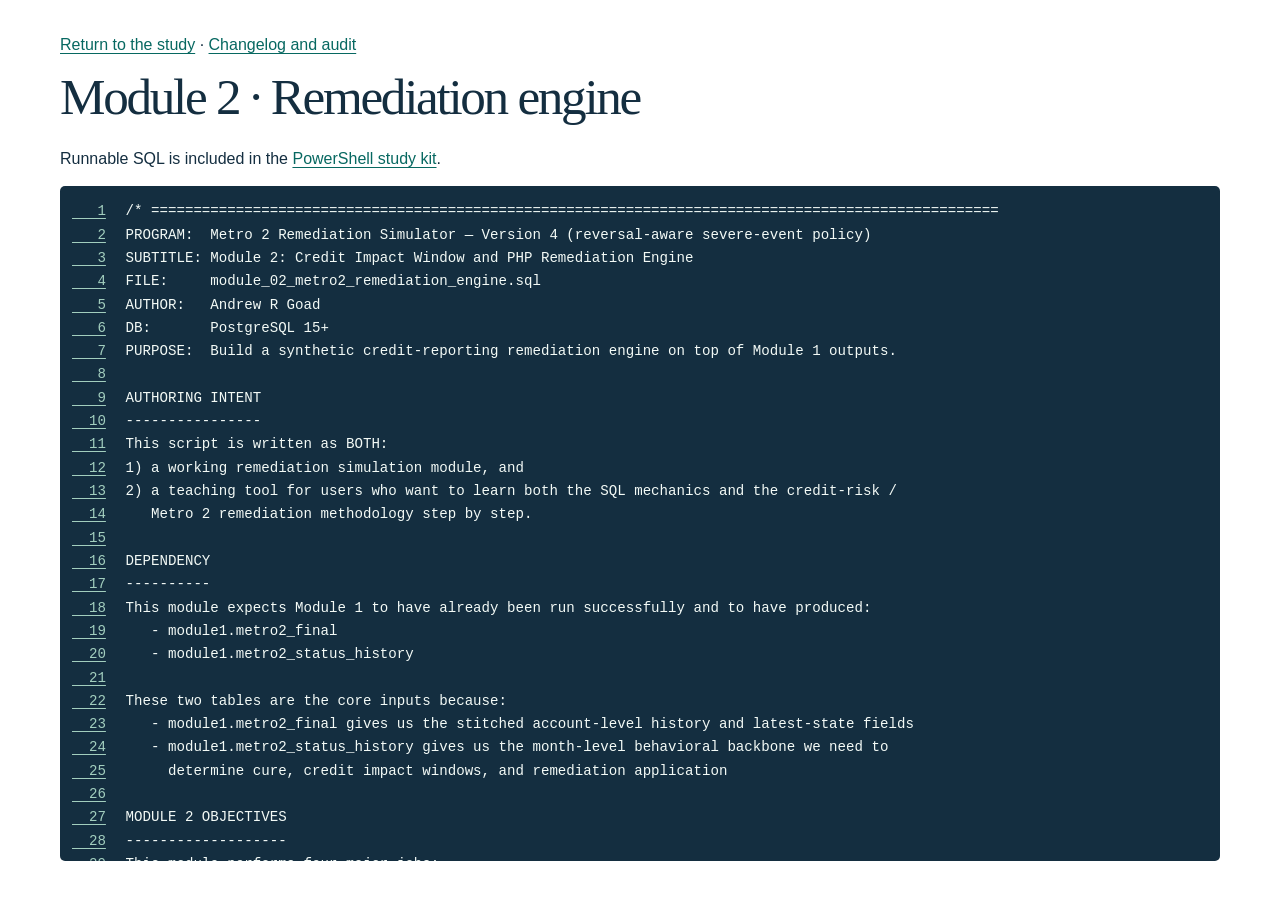
<file: code/engine.html>
<!doctype html><html lang="en"><head><meta charset="utf-8"><meta name="viewport" content="width=device-width, initial-scale=1"><title>Module 2 · Remediation engine</title><link rel="stylesheet" href="../style.css"><style>pre.sql {max-height:75vh; overflow:auto; padding:14px 12px; white-space:pre;} pre.sql span:target {background:#33596a} pre.sql a {color:#a2cebe; margin-right:.7rem} main {padding-block:2rem}</style></head><body><main class="wrap"><p><a href="../index.html">Return to the study</a> · <a href="../review.html">Changelog and audit</a></p><h1 style="font-size:clamp(2rem,4vw,3.3rem);max-width:33ch">Module 2 · Remediation engine</h1><p>Runnable SQL is included in the <a href="../downloads/Metro2_PowerShell_Study.zip">PowerShell study kit</a>.</p><pre class="sql" tabindex="0" aria-label="SQL source"><code><span id="L1"><a aria-label="Line 1" href="#L1">   1</a> /* ====================================================================================================</span>
<span id="L2"><a aria-label="Line 2" href="#L2">   2</a> PROGRAM:  Metro 2 Remediation Simulator — Version 4 (reversal-aware severe-event policy)</span>
<span id="L3"><a aria-label="Line 3" href="#L3">   3</a> SUBTITLE: Module 2: Credit Impact Window and PHP Remediation Engine</span>
<span id="L4"><a aria-label="Line 4" href="#L4">   4</a> FILE:     module_02_metro2_remediation_engine.sql</span>
<span id="L5"><a aria-label="Line 5" href="#L5">   5</a> AUTHOR:   Andrew R Goad</span>
<span id="L6"><a aria-label="Line 6" href="#L6">   6</a> DB:       PostgreSQL 15+</span>
<span id="L7"><a aria-label="Line 7" href="#L7">   7</a> PURPOSE:  Build a synthetic credit-reporting remediation engine on top of Module 1 outputs.</span>
<span id="L8"><a aria-label="Line 8" href="#L8">   8</a> </span>
<span id="L9"><a aria-label="Line 9" href="#L9">   9</a> AUTHORING INTENT</span>
<span id="L10"><a aria-label="Line 10" href="#L10">  10</a> ----------------</span>
<span id="L11"><a aria-label="Line 11" href="#L11">  11</a> This script is written as BOTH:</span>
<span id="L12"><a aria-label="Line 12" href="#L12">  12</a> 1) a working remediation simulation module, and</span>
<span id="L13"><a aria-label="Line 13" href="#L13">  13</a> 2) a teaching tool for users who want to learn both the SQL mechanics and the credit-risk /</span>
<span id="L14"><a aria-label="Line 14" href="#L14">  14</a>    Metro 2 remediation methodology step by step.</span>
<span id="L15"><a aria-label="Line 15" href="#L15">  15</a> </span>
<span id="L16"><a aria-label="Line 16" href="#L16">  16</a> DEPENDENCY</span>
<span id="L17"><a aria-label="Line 17" href="#L17">  17</a> ----------</span>
<span id="L18"><a aria-label="Line 18" href="#L18">  18</a> This module expects Module 1 to have already been run successfully and to have produced:</span>
<span id="L19"><a aria-label="Line 19" href="#L19">  19</a>    - module1.metro2_final</span>
<span id="L20"><a aria-label="Line 20" href="#L20">  20</a>    - module1.metro2_status_history</span>
<span id="L21"><a aria-label="Line 21" href="#L21">  21</a> </span>
<span id="L22"><a aria-label="Line 22" href="#L22">  22</a> These two tables are the core inputs because:</span>
<span id="L23"><a aria-label="Line 23" href="#L23">  23</a>    - module1.metro2_final gives us the stitched account-level history and latest-state fields</span>
<span id="L24"><a aria-label="Line 24" href="#L24">  24</a>    - module1.metro2_status_history gives us the month-level behavioral backbone we need to</span>
<span id="L25"><a aria-label="Line 25" href="#L25">  25</a>      determine cure, credit impact windows, and remediation application</span>
<span id="L26"><a aria-label="Line 26" href="#L26">  26</a> </span>
<span id="L27"><a aria-label="Line 27" href="#L27">  27</a> MODULE 2 OBJECTIVES</span>
<span id="L28"><a aria-label="Line 28" href="#L28">  28</a> -------------------</span>
<span id="L29"><a aria-label="Line 29" href="#L29">  29</a> This module performs four major jobs:</span>
<span id="L30"><a aria-label="Line 30" href="#L30">  30</a> </span>
<span id="L31"><a aria-label="Line 31" href="#L31">  31</a> 1) Simulate a second input table that represents the bank&#x27;s financial remediation timeframe</span>
<span id="L32"><a aria-label="Line 32" href="#L32">  32</a>    - account</span>
<span id="L33"><a aria-label="Line 33" href="#L33">  33</a>    - impact_start_date</span>
<span id="L34"><a aria-label="Line 34" href="#L34">  34</a>    - impact_end_date</span>
<span id="L35"><a aria-label="Line 35" href="#L35">  35</a> </span>
<span id="L36"><a aria-label="Line 36" href="#L36">  36</a> 2) Determine the CREDIT reporting impact timeframe</span>
<span id="L37"><a aria-label="Line 37" href="#L37">  37</a>    - credit_impact_start_date</span>
<span id="L38"><a aria-label="Line 38" href="#L38">  38</a>    - credit_impact_end_date</span>
<span id="L39"><a aria-label="Line 39" href="#L39">  39</a>    - credit_cure_date</span>
<span id="L40"><a aria-label="Line 40" href="#L40">  40</a>    - manual_review_flag</span>
<span id="L41"><a aria-label="Line 41" href="#L41">  41</a>    - manual_review_reason</span>
<span id="L42"><a aria-label="Line 42" href="#L42">  42</a> </span>
<span id="L43"><a aria-label="Line 43" href="#L43">  43</a> 3) Assign a remediation treatment</span>
<span id="L44"><a aria-label="Line 44" href="#L44">  44</a>    - TRADELINE_DELETION</span>
<span id="L45"><a aria-label="Line 45" href="#L45">  45</a>    - FULL_DEROGATORY_PHP_CLEANUP</span>
<span id="L46"><a aria-label="Line 46" href="#L46">  46</a>    - SIMPLE_DELINQUENCY_PHP_CLEANUP</span>
<span id="L47"><a aria-label="Line 47" href="#L47">  47</a>    - NO_IMPACT_CLEAN_PHP_HISTORY</span>
<span id="L48"><a aria-label="Line 48" href="#L48">  48</a> </span>
<span id="L49"><a aria-label="Line 49" href="#L49">  49</a> 4) Produce remediated delta fields and audit fields</span>
<span id="L50"><a aria-label="Line 50" href="#L50">  50</a>    - remediated_full_php</span>
<span id="L51"><a aria-label="Line 51" href="#L51">  51</a>    - remediated_account_status_17A</span>
<span id="L52"><a aria-label="Line 52" href="#L52">  52</a>    - remediated_payment_rating_17B</span>
<span id="L53"><a aria-label="Line 53" href="#L53">  53</a>    - remediated_date_of_first_delinquency</span>
<span id="L54"><a aria-label="Line 54" href="#L54">  54</a>    - remediation_applied_flag</span>
<span id="L55"><a aria-label="Line 55" href="#L55">  55</a>    - remediation_fields_modified</span>
<span id="L56"><a aria-label="Line 56" href="#L56">  56</a> </span>
<span id="L57"><a aria-label="Line 57" href="#L57">  57</a> WHY MODULE 2 EXISTS</span>
<span id="L58"><a aria-label="Line 58" href="#L58">  58</a> -------------------</span>
<span id="L59"><a aria-label="Line 59" href="#L59">  59</a> Module 1 established a realistic synthetic Metro 2 reporting population.</span>
<span id="L60"><a aria-label="Line 60" href="#L60">  60</a> </span>
<span id="L61"><a aria-label="Line 61" href="#L61">  61</a> Module 2 adds a remediation layer so we can answer questions like:</span>
<span id="L62"><a aria-label="Line 62" href="#L62">  62</a> - When did the credit reporting impact start?</span>
<span id="L63"><a aria-label="Line 63" href="#L63">  63</a> - When did the credit reporting impact end?</span>
<span id="L64"><a aria-label="Line 64" href="#L64">  64</a> - Did the customer cure after the issue ended?</span>
<span id="L65"><a aria-label="Line 65" href="#L65">  65</a> - Does the account need manual review because impact may still be ongoing?</span>
<span id="L66"><a aria-label="Line 66" href="#L66">  66</a> - Is the right treatment:</span>
<span id="L67"><a aria-label="Line 67" href="#L67">  67</a>     - tradeline deletion</span>
<span id="L68"><a aria-label="Line 68" href="#L68">  68</a>     - full derogatory PHP cleanup</span>
<span id="L69"><a aria-label="Line 69" href="#L69">  69</a>     - simple delinquency PHP cleanup</span>
<span id="L70"><a aria-label="Line 70" href="#L70">  70</a>     - or no credit reporting impact at all?</span>
<span id="L71"><a aria-label="Line 71" href="#L71">  71</a> </span>
<span id="L72"><a aria-label="Line 72" href="#L72">  72</a> VERSION HISTORY</span>
<span id="L73"><a aria-label="Line 73" href="#L73">  73</a> ---------------</span>
<span id="L74"><a aria-label="Line 74" href="#L74">  74</a> Version 1:</span>
<span id="L75"><a aria-label="Line 75" href="#L75">  75</a> - Initial release of the remediation engine</span>
<span id="L76"><a aria-label="Line 76" href="#L76">  76</a> - Implemented Layer 1 and Layer 2 logic:</span>
<span id="L77"><a aria-label="Line 77" href="#L77">  77</a>     - credit impact timeframe</span>
<span id="L78"><a aria-label="Line 78" href="#L78">  78</a>     - cure logic</span>
<span id="L79"><a aria-label="Line 79" href="#L79">  79</a>     - manual review</span>
<span id="L80"><a aria-label="Line 80" href="#L80">  80</a>     - deletion override</span>
<span id="L81"><a aria-label="Line 81" href="#L81">  81</a>     - PHP cleanup logic</span>
<span id="L82"><a aria-label="Line 82" href="#L82">  82</a>     - remediated secondary fields</span>
<span id="L83"><a aria-label="Line 83" href="#L83">  83</a>     - audit flags</span>
<span id="L84"><a aria-label="Line 84" href="#L84">  84</a> </span>
<span id="L85"><a aria-label="Line 85" href="#L85">  85</a> Version 2:</span>
<span id="L86"><a aria-label="Line 86" href="#L86">  86</a> - Corrected false-positive tradeline deletion logic for reversed-major-derog scenarios</span>
<span id="L87"><a aria-label="Line 87" href="#L87">  87</a> - Deletion override no longer uses &quot;no cure yet&quot; as a proxy for &quot;no recovery from derog&quot;</span>
<span id="L88"><a aria-label="Line 88" href="#L88">  88</a> - New logic distinguishes:</span>
<span id="L89"><a aria-label="Line 89" href="#L89">  89</a>     - lack of cure threshold</span>
<span id="L90"><a aria-label="Line 90" href="#L90">  90</a>       versus</span>
<span id="L91"><a aria-label="Line 91" href="#L91">  91</a>     - lack of post-derog recovery evidence</span>
<span id="L92"><a aria-label="Line 92" href="#L92">  92</a> - Version 2 required both:</span>
<span id="L93"><a aria-label="Line 93" href="#L93">  93</a>     - a derogatory event in the credit impact window, AND</span>
<span id="L94"><a aria-label="Line 94" href="#L94">  94</a>     - no later recovery evidence after the most recent derog month</span>
<span id="L95"><a aria-label="Line 95" href="#L95">  95</a> </span>
<span id="L96"><a aria-label="Line 96" href="#L96">  96</a> Version 3 — CHARGEOFF_REQUIRES_CURE_V1 (superseded private study):</span>
<span id="L97"><a aria-label="Line 97" href="#L97">  97</a> - Any original charge-off (L) in the inclusive credit impact window requires</span>
<span id="L98"><a aria-label="Line 98" href="#L98">  98</a>   tradeline deletion if the account has no established credit_cure_date.</span>
<span id="L99"><a aria-label="Line 99" href="#L99">  99</a> - This takes precedence over a later numeric payment mark and over other</span>
<span id="L100"><a aria-label="Line 100" href="#L100"> 100</a>   major derogatory codes in the same window.</span>
<span id="L101"><a aria-label="Line 101" href="#L101"> 101</a> - Other treatments retain the published Version 2 rules at Git revision 1201adc.</span>
<span id="L102"><a aria-label="Line 102" href="#L102"> 102</a> - Verify monthly evidence before replacing the previous run. The complete rebuild</span>
<span id="L103"><a aria-label="Line 103" href="#L103"> 103</a>   is one transaction and all output tables are addressed in the module2 schema.</span>
<span id="L104"><a aria-label="Line 104" href="#L104"> 104</a> - Explicit clear flags distinguish a computed change to NULL from an unchanged field.</span>
<span id="L105"><a aria-label="Line 105" href="#L105"> 105</a> </span>
<span id="L106"><a aria-label="Line 106" href="#L106"> 106</a> Version 4 — REVERSAL_AWARE_SEVERE_V2 (current sandbox policy):</span>
<span id="L107"><a aria-label="Line 107" href="#L107"> 107</a> - Use the most recent original in-window G/H/J/K/L and the first later original</span>
<span id="L108"><a aria-label="Line 108" href="#L108"> 108</a>   numeric mark (0–6) to decide between deletion and targeted cleanup.</span>
<span id="L109"><a aria-label="Line 109" href="#L109"> 109</a> - Persist both evidence months. Cure remains a separate test of original consecutive</span>
<span id="L110"><a aria-label="Line 110" href="#L110"> 110</a>   current months after bank impact ends. Events after confirmed cure do not reopen it.</span>
<span id="L111"><a aria-label="Line 111" href="#L111"> 111</a> - Opt into a same-incident rerun to retain validated bank dates across reporting cycles.</span>
<span id="L112"><a aria-label="Line 112" href="#L112"> 112</a> </span>
<span id="L113"><a aria-label="Line 113" href="#L113"> 113</a> Field decision revision — EVIDENCE_SCOPED_FIELDS_V2:</span>
<span id="L114"><a aria-label="Line 114" href="#L114"> 114</a> - Keep independent as-of status, internal rating and onset across older cleanup. Require</span>
<span id="L115"><a aria-label="Line 115" href="#L115"> 115</a>   an actually removed basis for the favorable election. Refer uncertain fields to servicing.</span>
<span id="L116"><a aria-label="Line 116" href="#L116"> 116</a> - Enforce the reporting clock, supported monthly alphabet and oldest-only B padding.</span>
<span id="L117"><a aria-label="Line 117" href="#L117"> 117</a> - Check a populated onset against original performance through the proposed field basis.</span>
<span id="L118"><a aria-label="Line 118" href="#L118"> 118</a>   Retain disputed fields and refer contradictory closure evidence or missing required ratings.</span>
<span id="L119"><a aria-label="Line 119" href="#L119"> 119</a> - On incident reuse, compare all saved bank dates and the prior reporting cutoffs before replacing outputs.</span>
<span id="L120"><a aria-label="Line 120" href="#L120"> 120</a> </span>
<span id="L121"><a aria-label="Line 121" href="#L121"> 121</a> CORE DESIGN PRINCIPLE</span>
<span id="L122"><a aria-label="Line 122" href="#L122"> 122</a> ---------------------</span>
<span id="L123"><a aria-label="Line 123" href="#L123"> 123</a> Like Module 1, this module is intentionally designed around month-level history rather than</span>
<span id="L124"><a aria-label="Line 124" href="#L124"> 124</a> treating PHP strings as the computational backbone.</span>
<span id="L125"><a aria-label="Line 125" href="#L125"> 125</a> </span>
<span id="L126"><a aria-label="Line 126" href="#L126"> 126</a> This means:</span>
<span id="L127"><a aria-label="Line 127" href="#L127"> 127</a> - We use module1.metro2_status_history as the truth source</span>
<span id="L128"><a aria-label="Line 128" href="#L128"> 128</a> - We evaluate cure and treatment month-by-month</span>
<span id="L129"><a aria-label="Line 129" href="#L129"> 129</a> - We then render remediated PHP as an output artifact</span>
<span id="L130"><a aria-label="Line 130" href="#L130"> 130</a> </span>
<span id="L131"><a aria-label="Line 131" href="#L131"> 131</a> This makes the logic:</span>
<span id="L132"><a aria-label="Line 132" href="#L132"> 132</a> - easier to validate</span>
<span id="L133"><a aria-label="Line 133" href="#L133"> 133</a> - easier to teach</span>
<span id="L134"><a aria-label="Line 134" href="#L134"> 134</a> - easier to audit</span>
<span id="L135"><a aria-label="Line 135" href="#L135"> 135</a> - more efficient than repeatedly exploding PHP strings everywhere</span>
<span id="L136"><a aria-label="Line 136" href="#L136"> 136</a> </span>
<span id="L137"><a aria-label="Line 137" href="#L137"> 137</a> ======================================================================================================</span>
<span id="L138"><a aria-label="Line 138" href="#L138"> 138</a> JOB AID — HOW TO USE THIS SCRIPT</span>
<span id="L139"><a aria-label="Line 139" href="#L139"> 139</a> ======================================================================================================</span>
<span id="L140"><a aria-label="Line 140" href="#L140"> 140</a> </span>
<span id="L141"><a aria-label="Line 141" href="#L141"> 141</a> 1) ENVIRONMENT ASSUMPTION</span>
<span id="L142"><a aria-label="Line 142" href="#L142"> 142</a>    This script is intended for local PostgreSQL inside DBeaver.</span>
<span id="L143"><a aria-label="Line 143" href="#L143"> 143</a>    It is not optimized for lightweight browser sandboxes.</span>
<span id="L144"><a aria-label="Line 144" href="#L144"> 144</a> </span>
<span id="L145"><a aria-label="Line 145" href="#L145"> 145</a> 2) EXECUTION ORDER</span>
<span id="L146"><a aria-label="Line 146" href="#L146"> 146</a>    A) Run Module 1 first</span>
<span id="L147"><a aria-label="Line 147" href="#L147"> 147</a>    B) Then run this Module 2 script</span>
<span id="L148"><a aria-label="Line 148" href="#L148"> 148</a>    C) Review the QA queries at the bottom</span>
<span id="L149"><a aria-label="Line 149" href="#L149"> 149</a>    For the next cycle of an existing incident, update the original history and summary</span>
<span id="L150"><a aria-label="Line 150" href="#L150"> 150</a>    for the same accounts. On this connection, SET metro2.reuse_incident_dates = &#x27;on&#x27;;</span>
<span id="L151"><a aria-label="Line 151" href="#L151"> 151</a>    then execute this module and RESET metro2.reuse_incident_dates after the rerun.</span>
<span id="L152"><a aria-label="Line 152" href="#L152"> 152</a>    Reuse the configured SQL from this study: both saved decision tables must match its cure</span>
<span id="L153"><a aria-label="Line 153" href="#L153"> 153</a>    threshold, and all three incident copies must agree. Same-cutoff corrections and later snapshots</span>
<span id="L154"><a aria-label="Line 154" href="#L154"> 154</a>    are accepted. To compare another threshold, create a separate fresh study.</span>
<span id="L155"><a aria-label="Line 155" href="#L155"> 155</a> </span>
<span id="L156"><a aria-label="Line 156" href="#L156"> 156</a> 3) PARAMETER TO EDIT</span>
<span id="L157"><a aria-label="Line 157" href="#L157"> 157</a>    Most users should only edit the INSERT INTO pg_temp.module2_params statement.</span>
<span id="L158"><a aria-label="Line 158" href="#L158"> 158</a> </span>
<span id="L159"><a aria-label="Line 159" href="#L159"> 159</a>    Current input:</span>
<span id="L160"><a aria-label="Line 160" href="#L160"> 160</a>       - cure_consecutive_months_required</span>
<span id="L161"><a aria-label="Line 161" href="#L161"> 161</a> </span>
<span id="L162"><a aria-label="Line 162" href="#L162"> 162</a>    Default:</span>
<span id="L163"><a aria-label="Line 163" href="#L163"> 163</a>       cure_consecutive_months_required = 3</span>
<span id="L164"><a aria-label="Line 164" href="#L164"> 164</a> </span>
<span id="L165"><a aria-label="Line 165" href="#L165"> 165</a> 4) CURE POLICY NOTE</span>
<span id="L166"><a aria-label="Line 166" href="#L166"> 166</a>    The 3-month cure rule is a conservative remediation-policy default used for this analytical</span>
<span id="L167"><a aria-label="Line 167" href="#L167"> 167</a>    framework. It is not presented here as a formal Metro 2 requirement.</span>
<span id="L168"><a aria-label="Line 168" href="#L168"> 168</a> </span>
<span id="L169"><a aria-label="Line 169" href="#L169"> 169</a>    In this module:</span>
<span id="L170"><a aria-label="Line 170" href="#L170"> 170</a>    - Cure means N consecutive months of status = &#x27;0&#x27;</span>
<span id="L171"><a aria-label="Line 171" href="#L171"> 171</a>    - Cure is evaluated AFTER impact_end_date</span>
<span id="L172"><a aria-label="Line 172" href="#L172"> 172</a>    - B and D do NOT count as cure</span>
<span id="L173"><a aria-label="Line 173" href="#L173"> 173</a>    - Only literal 0 counts as cure</span>
<span id="L174"><a aria-label="Line 174" href="#L174"> 174</a> </span>
<span id="L175"><a aria-label="Line 175" href="#L175"> 175</a> 5) IMPORTANT DIFFERENCE BETWEEN FINANCIAL IMPACT AND CREDIT IMPACT</span>
<span id="L176"><a aria-label="Line 176" href="#L176"> 176</a>    Financial impact dates:</span>
<span id="L177"><a aria-label="Line 177" href="#L177"> 177</a>       - impact_start_date</span>
<span id="L178"><a aria-label="Line 178" href="#L178"> 178</a>       - impact_end_date</span>
<span id="L179"><a aria-label="Line 179" href="#L179"> 179</a> </span>
<span id="L180"><a aria-label="Line 180" href="#L180"> 180</a>    Credit impact dates:</span>
<span id="L181"><a aria-label="Line 181" href="#L181"> 181</a>       - credit_impact_start_date</span>
<span id="L182"><a aria-label="Line 182" href="#L182"> 182</a>       - credit_impact_end_date</span>
<span id="L183"><a aria-label="Line 183" href="#L183"> 183</a> </span>
<span id="L184"><a aria-label="Line 184" href="#L184"> 184</a>    In this module:</span>
<span id="L185"><a aria-label="Line 185" href="#L185"> 185</a>    - credit_impact_start_date = impact_start_date</span>
<span id="L186"><a aria-label="Line 186" href="#L186"> 186</a>    - credit_impact_end_date may extend beyond impact_end_date because we allow time for the</span>
<span id="L187"><a aria-label="Line 187" href="#L187"> 187</a>      customer to stabilize from a credit reporting standpoint</span>
<span id="L188"><a aria-label="Line 188" href="#L188"> 188</a> </span>
<span id="L189"><a aria-label="Line 189" href="#L189"> 189</a> 6) MANUAL REVIEW POLICY</span>
<span id="L190"><a aria-label="Line 190" href="#L190"> 190</a>    Manual review is intended to identify accounts where impact may still be ongoing.</span>
<span id="L191"><a aria-label="Line 191" href="#L191"> 191</a> </span>
<span id="L192"><a aria-label="Line 192" href="#L192"> 192</a>    In this module:</span>
<span id="L193"><a aria-label="Line 193" href="#L193"> 193</a>    - If an account is closed and there is no cure, do NOT manual review</span>
<span id="L194"><a aria-label="Line 194" href="#L194"> 194</a>    - If an account is open and has insufficient post-impact months, manual review may be needed</span>
<span id="L195"><a aria-label="Line 195" href="#L195"> 195</a>    - If an account is open and no cure is found, manual review may be needed</span>
<span id="L196"><a aria-label="Line 196" href="#L196"> 196</a>    - HOWEVER: if there is no delinquency and no derogatory content in the credit impact timeframe,</span>
<span id="L197"><a aria-label="Line 197" href="#L197"> 197</a>      there is no impact to remediate and no manual review is needed</span>
<span id="L198"><a aria-label="Line 198" href="#L198"> 198</a> </span>
<span id="L199"><a aria-label="Line 199" href="#L199"> 199</a> 7) DELETION OVERRIDE POLICY</span>
<span id="L200"><a aria-label="Line 200" href="#L200"> 200</a>    Tradeline deletion is the most conservative remediation treatment in this module.</span>
<span id="L201"><a aria-label="Line 201" href="#L201"> 201</a> </span>
<span id="L202"><a aria-label="Line 202" href="#L202"> 202</a>    Find the latest original G/H/J/K/L inside the inclusive credit-impact window.</span>
<span id="L203"><a aria-label="Line 203" href="#L203"> 203</a>    Look for the first original 0–6 strictly after it. This synthetic observation</span>
<span id="L204"><a aria-label="Line 204" href="#L204"> 204</a>    supports reversal even if the account is still delinquent and cure is unconfirmed.</span>
<span id="L205"><a aria-label="Line 205" href="#L205"> 205</a>    Without reversal, propose whole-tradeline deletion (DA). With reversal, retain</span>
<span id="L206"><a aria-label="Line 206" href="#L206"> 206</a>    the tradeline and target its eligible in-window months. A new severe event in</span>
<span id="L207"><a aria-label="Line 207" href="#L207"> 207</a>    that same window requires fresh reversal evidence; B and D supply none.</span>
<span id="L208"><a aria-label="Line 208" href="#L208"> 208</a> </span>
<span id="L209"><a aria-label="Line 209" href="#L209"> 209</a>    The cure test uses only consecutive original zeros strictly after bank impact.</span>
<span id="L210"><a aria-label="Line 210" href="#L210"> 210</a>    Once confirmed, the window closes just before the first qualifying zero. Isolated</span>
<span id="L211"><a aria-label="Line 211" href="#L211"> 211</a>    later events belong to separate assessment. An operational reversal should be</span>
<span id="L212"><a aria-label="Line 212" href="#L212"> 212</a>    substantiated by the relevant account and event records.</span>
<span id="L213"><a aria-label="Line 213" href="#L213"> 213</a> </span>
<span id="L214"><a aria-label="Line 214" href="#L214"> 214</a>    Deletion is an account-level instruction. The original monthly evidence remains</span>
<span id="L215"><a aria-label="Line 215" href="#L215"> 215</a>    visible and the final manual-review flag is zero.</span>
<span id="L216"><a aria-label="Line 216" href="#L216"> 216</a> </span>
<span id="L217"><a aria-label="Line 217" href="#L217"> 217</a> 8) HOW REMEDIATED PHP WORKS</span>
<span id="L218"><a aria-label="Line 218" href="#L218"> 218</a>    FULL_DEROGATORY_PHP_CLEANUP:</span>
<span id="L219"><a aria-label="Line 219" href="#L219"> 219</a>       - inside the credit impact timeframe only</span>
<span id="L220"><a aria-label="Line 220" href="#L220"> 220</a>       - suppress 1-6 and G/H/J/K/L to D</span>
<span id="L221"><a aria-label="Line 221" href="#L221"> 221</a> </span>
<span id="L222"><a aria-label="Line 222" href="#L222"> 222</a>    SIMPLE_DELINQUENCY_PHP_CLEANUP:</span>
<span id="L223"><a aria-label="Line 223" href="#L223"> 223</a>       - inside the credit impact timeframe only</span>
<span id="L224"><a aria-label="Line 224" href="#L224"> 224</a>       - suppress 1-6 to D</span>
<span id="L225"><a aria-label="Line 225" href="#L225"> 225</a> </span>
<span id="L226"><a aria-label="Line 226" href="#L226"> 226</a>    TRADELINE_DELETION:</span>
<span id="L227"><a aria-label="Line 227" href="#L227"> 227</a>       - no remediated PHP string is populated</span>
<span id="L228"><a aria-label="Line 228" href="#L228"> 228</a> </span>
<span id="L229"><a aria-label="Line 229" href="#L229"> 229</a>    NO_IMPACT_CLEAN_PHP_HISTORY:</span>
<span id="L230"><a aria-label="Line 230" href="#L230"> 230</a>       - remediated PHP remains NULL because no change was made</span>
<span id="L231"><a aria-label="Line 231" href="#L231"> 231</a> </span>
<span id="L232"><a aria-label="Line 232" href="#L232"> 232</a> 9) IMPORTANT REMEDIATED DERIVATION RULE</span>
<span id="L233"><a aria-label="Line 233" href="#L233"> 233</a>    PHP byte 1 covers the month before DOAI. Field 17A is current as of DOAI. For the</span>
<span id="L234"><a aria-label="Line 234" href="#L234"> 234</a>    synthetic election, an adverse-to-D correction to the newest month must be corroborated</span>
<span id="L235"><a aria-label="Line 235" href="#L235"> 235</a>    by its as-of status and field evidence. Otherwise preserve the current fields. For a</span>
<span id="L236"><a aria-label="Line 236" href="#L236"> 236</a>    closed account, check the specific paid-derogatory or pre-closure rating basis. Source</span>
<span id="L237"><a aria-label="Line 237" href="#L237"> 237</a>    D supplies no new onset. Cure still requires consecutive original post-issue zeros.</span>
<span id="L238"><a aria-label="Line 238" href="#L238"> 238</a>    Consumer Information Indicators (CII) and the associated Field 25 exceptions are</span>
<span id="L239"><a aria-label="Line 239" href="#L239"> 239</a>    outside these inputs. Internal SQL dates and clear flags describe study actions.</span>
<span id="L240"><a aria-label="Line 240" href="#L240"> 240</a> </span>
<span id="L241"><a aria-label="Line 241" href="#L241"> 241</a> 10) DELTA-BASED OUTPUT DESIGN</span>
<span id="L242"><a aria-label="Line 242" href="#L242"> 242</a>    Remediated fields are only populated when a change is actually made.</span>
<span id="L243"><a aria-label="Line 243" href="#L243"> 243</a> </span>
<span id="L244"><a aria-label="Line 244" href="#L244"> 244</a>    That means:</span>
<span id="L245"><a aria-label="Line 245" href="#L245"> 245</a>    - if remediated_full_php is unchanged, it stays NULL</span>
<span id="L246"><a aria-label="Line 246" href="#L246"> 246</a>    - if remediated_account_status_17A is unchanged, it stays NULL</span>
<span id="L247"><a aria-label="Line 247" href="#L247"> 247</a>    - a populated remediated field supplies its replacement value</span>
<span id="L248"><a aria-label="Line 248" href="#L248"> 248</a>    - clear_account_status_17a, clear_payment_rating_17b and clear_date_of_first_delinquency</span>
<span id="L249"><a aria-label="Line 249" href="#L249"> 249</a>      separately identify a cleanup instruction to set an existing field to NULL</span>
<span id="L250"><a aria-label="Line 250" href="#L250"> 250</a>    - otherwise keep the original value. A deletion supplies DA only.</span>
<span id="L251"><a aria-label="Line 251" href="#L251"> 251</a> </span>
<span id="L252"><a aria-label="Line 252" href="#L252"> 252</a> ======================================================================================================</span>
<span id="L253"><a aria-label="Line 253" href="#L253"> 253</a> MAIN OUTPUT TABLES</span>
<span id="L254"><a aria-label="Line 254" href="#L254"> 254</a> ======================================================================================================</span>
<span id="L255"><a aria-label="Line 255" href="#L255"> 255</a> </span>
<span id="L256"><a aria-label="Line 256" href="#L256"> 256</a> 1) metro2_remediation_input</span>
<span id="L257"><a aria-label="Line 257" href="#L257"> 257</a>    Simulated bank remediation input:</span>
<span id="L258"><a aria-label="Line 258" href="#L258"> 258</a>       - account</span>
<span id="L259"><a aria-label="Line 259" href="#L259"> 259</a>       - impact_start_date</span>
<span id="L260"><a aria-label="Line 260" href="#L260"> 260</a>       - impact_end_date</span>
<span id="L261"><a aria-label="Line 261" href="#L261"> 261</a> </span>
<span id="L262"><a aria-label="Line 262" href="#L262"> 262</a> 2) metro2_remediation_window_eval</span>
<span id="L263"><a aria-label="Line 263" href="#L263"> 263</a>    Layer 1 evaluation output:</span>
<span id="L264"><a aria-label="Line 264" href="#L264"> 264</a>       - credit impact dates</span>
<span id="L265"><a aria-label="Line 265" href="#L265"> 265</a>       - cure date</span>
<span id="L266"><a aria-label="Line 266" href="#L266"> 266</a>       - manual review logic</span>
<span id="L267"><a aria-label="Line 267" href="#L267"> 267</a>       - recovery-after-derog logic</span>
<span id="L268"><a aria-label="Line 268" href="#L268"> 268</a>       - remediation treatment</span>
<span id="L269"><a aria-label="Line 269" href="#L269"> 269</a> </span>
<span id="L270"><a aria-label="Line 270" href="#L270"> 270</a> 3) metro2_remediation_php_detail</span>
<span id="L271"><a aria-label="Line 271" href="#L271"> 271</a>    Month-level remediation detail:</span>
<span id="L272"><a aria-label="Line 272" href="#L272"> 272</a>       - original_status</span>
<span id="L273"><a aria-label="Line 273" href="#L273"> 273</a>       - remediated_status</span>
<span id="L274"><a aria-label="Line 274" href="#L274"> 274</a>       - whether the month falls inside the credit impact window</span>
<span id="L275"><a aria-label="Line 275" href="#L275"> 275</a> </span>
<span id="L276"><a aria-label="Line 276" href="#L276"> 276</a> 4) metro2_remediation_final</span>
<span id="L277"><a aria-label="Line 277" href="#L277"> 277</a>    Final account-level remediation output:</span>
<span id="L278"><a aria-label="Line 278" href="#L278"> 278</a>       - original context</span>
<span id="L279"><a aria-label="Line 279" href="#L279"> 279</a>       - impact dates</span>
<span id="L280"><a aria-label="Line 280" href="#L280"> 280</a>       - remediation treatment</span>
<span id="L281"><a aria-label="Line 281" href="#L281"> 281</a>       - remediated delta fields</span>
<span id="L282"><a aria-label="Line 282" href="#L282"> 282</a>       - audit flags</span>
<span id="L283"><a aria-label="Line 283" href="#L283"> 283</a> </span>
<span id="L284"><a aria-label="Line 284" href="#L284"> 284</a> ======================================================================================================</span>
<span id="L285"><a aria-label="Line 285" href="#L285"> 285</a> METRO 2 COMMENT AID USED IN THIS MODULE</span>
<span id="L286"><a aria-label="Line 286" href="#L286"> 286</a> ======================================================================================================</span>
<span id="L287"><a aria-label="Line 287" href="#L287"> 287</a> </span>
<span id="L288"><a aria-label="Line 288" href="#L288"> 288</a> A) PAYMENT HISTORY PROFILE (PHP)</span>
<span id="L289"><a aria-label="Line 289" href="#L289"> 289</a>    - Stored as full history in module1.metro2_final.full_php</span>
<span id="L290"><a aria-label="Line 290" href="#L290"> 290</a>    - Leftmost byte = the month before DOAI. 17A is the separate account status as of DOAI.</span>
<span id="L291"><a aria-label="Line 291" href="#L291"> 291</a>    - Rightmost byte = oldest represented month</span>
<span id="L292"><a aria-label="Line 292" href="#L292"> 292</a> </span>
<span id="L293"><a aria-label="Line 293" href="#L293"> 293</a> B) PHP BYTES USED HERE</span>
<span id="L294"><a aria-label="Line 294" href="#L294"> 294</a>    B = no reported history</span>
<span id="L295"><a aria-label="Line 295" href="#L295"> 295</a>    D = no payment history information available; this sandbox can also propose D during targeted cleanup.</span>
<span id="L296"><a aria-label="Line 296" href="#L296"> 296</a>    0 = current</span>
<span id="L297"><a aria-label="Line 297" href="#L297"> 297</a>    1 = 30 DPD</span>
<span id="L298"><a aria-label="Line 298" href="#L298"> 298</a>    2 = 60 DPD</span>
<span id="L299"><a aria-label="Line 299" href="#L299"> 299</a>    3 = 90 DPD</span>
<span id="L300"><a aria-label="Line 300" href="#L300"> 300</a>    4 = 120 DPD</span>
<span id="L301"><a aria-label="Line 301" href="#L301"> 301</a>    5 = 150 DPD</span>
<span id="L302"><a aria-label="Line 302" href="#L302"> 302</a>    6 = 180+ DPD</span>
<span id="L303"><a aria-label="Line 303" href="#L303"> 303</a>    G = collection</span>
<span id="L304"><a aria-label="Line 304" href="#L304"> 304</a>    H = foreclosure</span>
<span id="L305"><a aria-label="Line 305" href="#L305"> 305</a>    J = voluntary surrender</span>
<span id="L306"><a aria-label="Line 306" href="#L306"> 306</a>    K = repossession</span>
<span id="L307"><a aria-label="Line 307" href="#L307"> 307</a>    L = charge-off</span>
<span id="L308"><a aria-label="Line 308" href="#L308"> 308</a> </span>
<span id="L309"><a aria-label="Line 309" href="#L309"> 309</a> C) ACCOUNT STATUS 17A VALUES USED HERE</span>
<span id="L310"><a aria-label="Line 310" href="#L310"> 310</a>    11 = current</span>
<span id="L311"><a aria-label="Line 311" href="#L311"> 311</a>    13 = paid/closed account / zero balance</span>
<span id="L312"><a aria-label="Line 312" href="#L312"> 312</a>    61 = paid in full, surrender</span>
<span id="L313"><a aria-label="Line 313" href="#L313"> 313</a>    62 = paid in full, collection</span>
<span id="L314"><a aria-label="Line 314" href="#L314"> 314</a>    63 = paid in full, repossession</span>
<span id="L315"><a aria-label="Line 315" href="#L315"> 315</a>    64 = paid in full, charge-off</span>
<span id="L316"><a aria-label="Line 316" href="#L316"> 316</a>    65 = paid in full, foreclosure</span>
<span id="L317"><a aria-label="Line 317" href="#L317"> 317</a>    71 = 30–59 DPD</span>
<span id="L318"><a aria-label="Line 318" href="#L318"> 318</a>    78 = 60–89 DPD</span>
<span id="L319"><a aria-label="Line 319" href="#L319"> 319</a>    80 = 90–119 DPD</span>
<span id="L320"><a aria-label="Line 320" href="#L320"> 320</a>    82 = 120–149 DPD</span>
<span id="L321"><a aria-label="Line 321" href="#L321"> 321</a>    83 = 150–179 DPD</span>
<span id="L322"><a aria-label="Line 322" href="#L322"> 322</a>    84 = 180+ DPD</span>
<span id="L323"><a aria-label="Line 323" href="#L323"> 323</a>    93 = collection</span>
<span id="L324"><a aria-label="Line 324" href="#L324"> 324</a>    94 = foreclosure</span>
<span id="L325"><a aria-label="Line 325" href="#L325"> 325</a>    95 = voluntary surrender</span>
<span id="L326"><a aria-label="Line 326" href="#L326"> 326</a>    96 = repossession</span>
<span id="L327"><a aria-label="Line 327" href="#L327"> 327</a>    97 = charge-off</span>
<span id="L328"><a aria-label="Line 328" href="#L328"> 328</a>    DA = tradeline deletion (synthetic remediation code used in this project)</span>
<span id="L329"><a aria-label="Line 329" href="#L329"> 329</a> </span>
<span id="L330"><a aria-label="Line 330" href="#L330"> 330</a> D) INTERNAL MODELED PAYMENT RATING</span>
<span id="L331"><a aria-label="Line 331" href="#L331"> 331</a>    Source ratings are retained unless an evidenced favorable election applies.</span>
<span id="L332"><a aria-label="Line 332" href="#L332"> 332</a>    The standard 17B field has its own status-dependent applicability. In the</span>
<span id="L333"><a aria-label="Line 333" href="#L333"> 333</a>    historical character layout 71 and 11 both leave standard 17B blank.</span>
<span id="L334"><a aria-label="Line 334" href="#L334"> 334</a>    An internal 1 to 0 election is a study value, not an instruction to populate 17B.</span>
<span id="L335"><a aria-label="Line 335" href="#L335"> 335</a> </span>
<span id="L336"><a aria-label="Line 336" href="#L336"> 336</a> ======================================================================================================</span>
<span id="L337"><a aria-label="Line 337" href="#L337"> 337</a> IMPORTANT LIMITATIONS</span>
<span id="L338"><a aria-label="Line 338" href="#L338"> 338</a> ======================================================================================================</span>
<span id="L339"><a aria-label="Line 339" href="#L339"> 339</a> 1) This is a synthetic remediation-learning module, not a production furnishing engine.</span>
<span id="L340"><a aria-label="Line 340" href="#L340"> 340</a> 2) Remediated fields are delta-based:</span>
<span id="L341"><a aria-label="Line 341" href="#L341"> 341</a>       - only populate when a change is being written to that remediated field</span>
<span id="L342"><a aria-label="Line 342" href="#L342"> 342</a>       - otherwise remain NULL</span>
<span id="L343"><a aria-label="Line 343" href="#L343"> 343</a> 3) Apply the clear flag before falling back to the original 17A, 17B or DOFD.</span>
<span id="L344"><a aria-label="Line 344" href="#L344"> 344</a>    A field with a NULL delta and a false clear flag keeps its original value.</span>
<span id="L345"><a aria-label="Line 345" href="#L345"> 345</a> ==================================================================================================== */</span>
<span id="L346"><a aria-label="Line 346" href="#L346"> 346</a> </span>
<span id="L347"><a aria-label="Line 347" href="#L347"> 347</a> </span>
<span id="L348"><a aria-label="Line 348" href="#L348"> 348</a> -- ====================================================================================================</span>
<span id="L349"><a aria-label="Line 349" href="#L349"> 349</a> -- SECTION 0: SCHEMA SETUP</span>
<span id="L350"><a aria-label="Line 350" href="#L350"> 350</a> -- ====================================================================================================</span>
<span id="L351"><a aria-label="Line 351" href="#L351"> 351</a> -- Purpose:</span>
<span id="L352"><a aria-label="Line 352" href="#L352"> 352</a> --   Keep Module 2 objects in a dedicated schema while still allowing reads from Module 1 objects.</span>
<span id="L353"><a aria-label="Line 353" href="#L353"> 353</a> --</span>
<span id="L354"><a aria-label="Line 354" href="#L354"> 354</a> -- Why this exists:</span>
<span id="L355"><a aria-label="Line 355" href="#L355"> 355</a> --   A separate schema helps keep project modules organized and easier to inspect in DBeaver.</span>
<span id="L356"><a aria-label="Line 356" href="#L356"> 356</a> --</span>
<span id="L357"><a aria-label="Line 357" href="#L357"> 357</a> -- SQL mechanics:</span>
<span id="L358"><a aria-label="Line 358" href="#L358"> 358</a> --   - CREATE SCHEMA IF NOT EXISTS creates the schema only if needed</span>
<span id="L359"><a aria-label="Line 359" href="#L359"> 359</a> --   - SET search_path makes module2 the default target for new objects in this session</span>
<span id="L360"><a aria-label="Line 360" href="#L360"> 360</a> -- ====================================================================================================</span>
<span id="L361"><a aria-label="Line 361" href="#L361"> 361</a> BEGIN ISOLATION LEVEL REPEATABLE READ;</span>
<span id="L362"><a aria-label="Line 362" href="#L362"> 362</a> CREATE SCHEMA IF NOT EXISTS module2;</span>
<span id="L363"><a aria-label="Line 363" href="#L363"> 363</a> SET search_path TO module2, module1, public;</span>
<span id="L364"><a aria-label="Line 364" href="#L364"> 364</a> </span>
<span id="L365"><a aria-label="Line 365" href="#L365"> 365</a> </span>
<span id="L366"><a aria-label="Line 366" href="#L366"> 366</a> -- ====================================================================================================</span>
<span id="L367"><a aria-label="Line 367" href="#L367"> 367</a> -- SECTION 1: RESET THE SESSION PARAMETER TABLE</span>
<span id="L368"><a aria-label="Line 368" href="#L368"> 368</a> -- ====================================================================================================</span>
<span id="L369"><a aria-label="Line 369" href="#L369"> 369</a> -- Qualify the temporary schema so a same-named permanent table is never dropped.</span>
<span id="L370"><a aria-label="Line 370" href="#L370"> 370</a> DROP TABLE IF EXISTS pg_temp.module2_params;</span>
<span id="L371"><a aria-label="Line 371" href="#L371"> 371</a> </span>
<span id="L372"><a aria-label="Line 372" href="#L372"> 372</a> </span>
<span id="L373"><a aria-label="Line 373" href="#L373"> 373</a> -- ====================================================================================================</span>
<span id="L374"><a aria-label="Line 374" href="#L374"> 374</a> -- SECTION 2: USER PARAMETERS</span>
<span id="L375"><a aria-label="Line 375" href="#L375"> 375</a> -- ====================================================================================================</span>
<span id="L376"><a aria-label="Line 376" href="#L376"> 376</a> -- Purpose:</span>
<span id="L377"><a aria-label="Line 377" href="#L377"> 377</a> --   Store user-editable remediation parameters.</span>
<span id="L378"><a aria-label="Line 378" href="#L378"> 378</a> --</span>
<span id="L379"><a aria-label="Line 379" href="#L379"> 379</a> -- Why this exists:</span>
<span id="L380"><a aria-label="Line 380" href="#L380"> 380</a> --   A parameter table makes assumptions easy to:</span>
<span id="L381"><a aria-label="Line 381" href="#L381"> 381</a> --   - inspect</span>
<span id="L382"><a aria-label="Line 382" href="#L382"> 382</a> --   - validate</span>
<span id="L383"><a aria-label="Line 383" href="#L383"> 383</a> --   - reference from later SQL blocks</span>
<span id="L384"><a aria-label="Line 384" href="#L384"> 384</a> --</span>
<span id="L385"><a aria-label="Line 385" href="#L385"> 385</a> -- SQL mechanics:</span>
<span id="L386"><a aria-label="Line 386" href="#L386"> 386</a> --   - CREATE TEMP TABLE creates a session-level parameter table</span>
<span id="L387"><a aria-label="Line 387" href="#L387"> 387</a> --   - The INSERT statement below is the primary user-editable input</span>
<span id="L388"><a aria-label="Line 388" href="#L388"> 388</a> -- ====================================================================================================</span>
<span id="L389"><a aria-label="Line 389" href="#L389"> 389</a> CREATE TEMP TABLE pg_temp.module2_params (</span>
<span id="L390"><a aria-label="Line 390" href="#L390"> 390</a>     cure_consecutive_months_required INTEGER NOT NULL</span>
<span id="L391"><a aria-label="Line 391" href="#L391"> 391</a> );</span>
<span id="L392"><a aria-label="Line 392" href="#L392"> 392</a> </span>
<span id="L393"><a aria-label="Line 393" href="#L393"> 393</a> INSERT INTO pg_temp.module2_params (</span>
<span id="L394"><a aria-label="Line 394" href="#L394"> 394</a>     cure_consecutive_months_required</span>
<span id="L395"><a aria-label="Line 395" href="#L395"> 395</a> )</span>
<span id="L396"><a aria-label="Line 396" href="#L396"> 396</a> VALUES (</span>
<span id="L397"><a aria-label="Line 397" href="#L397"> 397</a>     3    -- conservative remediation-policy default</span>
<span id="L398"><a aria-label="Line 398" href="#L398"> 398</a> );</span>
<span id="L399"><a aria-label="Line 399" href="#L399"> 399</a> </span>
<span id="L400"><a aria-label="Line 400" href="#L400"> 400</a> </span>
<span id="L401"><a aria-label="Line 401" href="#L401"> 401</a> -- ====================================================================================================</span>
<span id="L402"><a aria-label="Line 402" href="#L402"> 402</a> -- SECTION 3: GATEKEEPER VALIDATION</span>
<span id="L403"><a aria-label="Line 403" href="#L403"> 403</a> -- ====================================================================================================</span>
<span id="L404"><a aria-label="Line 404" href="#L404"> 404</a> -- Purpose:</span>
<span id="L405"><a aria-label="Line 405" href="#L405"> 405</a> --   Fail fast if the parameter row is invalid.</span>
<span id="L406"><a aria-label="Line 406" href="#L406"> 406</a> --</span>
<span id="L407"><a aria-label="Line 407" href="#L407"> 407</a> -- Why this exists:</span>
<span id="L408"><a aria-label="Line 408" href="#L408"> 408</a> --   Validation at the top prevents confusing downstream failures.</span>
<span id="L409"><a aria-label="Line 409" href="#L409"> 409</a> --</span>
<span id="L410"><a aria-label="Line 410" href="#L410"> 410</a> -- SQL mechanics:</span>
<span id="L411"><a aria-label="Line 411" href="#L411"> 411</a> --   - DO $$ ... $$ executes a procedural PL/pgSQL block</span>
<span id="L412"><a aria-label="Line 412" href="#L412"> 412</a> --   - We read the parameter into a variable and test it with IF logic</span>
<span id="L413"><a aria-label="Line 413" href="#L413"> 413</a> -- ====================================================================================================</span>
<span id="L414"><a aria-label="Line 414" href="#L414"> 414</a> DO $$</span>
<span id="L415"><a aria-label="Line 415" href="#L415"> 415</a> DECLARE</span>
<span id="L416"><a aria-label="Line 416" href="#L416"> 416</a>     v_cure_months INTEGER;</span>
<span id="L417"><a aria-label="Line 417" href="#L417"> 417</a> BEGIN</span>
<span id="L418"><a aria-label="Line 418" href="#L418"> 418</a>     SELECT cure_consecutive_months_required INTO STRICT v_cure_months</span>
<span id="L419"><a aria-label="Line 419" href="#L419"> 419</a>     FROM pg_temp.module2_params;</span>
<span id="L420"><a aria-label="Line 420" href="#L420"> 420</a> </span>
<span id="L421"><a aria-label="Line 421" href="#L421"> 421</a>     IF v_cure_months IS NULL OR v_cure_months &lt; 1 THEN</span>
<span id="L422"><a aria-label="Line 422" href="#L422"> 422</a>         RAISE EXCEPTION</span>
<span id="L423"><a aria-label="Line 423" href="#L423"> 423</a>             &#x27;MODULE 2 PARAMETER VALIDATION FAILED: cure_consecutive_months_required must be an integer &gt;= 1. Current value = %&#x27;,</span>
<span id="L424"><a aria-label="Line 424" href="#L424"> 424</a>             v_cure_months;</span>
<span id="L425"><a aria-label="Line 425" href="#L425"> 425</a>     END IF;</span>
<span id="L426"><a aria-label="Line 426" href="#L426"> 426</a> END $$;</span>
<span id="L427"><a aria-label="Line 427" href="#L427"> 427</a> </span>
<span id="L428"><a aria-label="Line 428" href="#L428"> 428</a> </span>
<span id="L429"><a aria-label="Line 429" href="#L429"> 429</a> -- ====================================================================================================</span>
<span id="L430"><a aria-label="Line 430" href="#L430"> 430</a> -- Check the source grain before resetting outputs. Cure is measured in calendar months.</span>
<span id="L431"><a aria-label="Line 431" href="#L431"> 431</a> -- An omitted or duplicated month would break the relationship between byte position and date.</span>
<span id="L432"><a aria-label="Line 432" href="#L432"> 432</a> DO $$</span>
<span id="L433"><a aria-label="Line 433" href="#L433"> 433</a> BEGIN</span>
<span id="L434"><a aria-label="Line 434" href="#L434"> 434</a>     IF NOT EXISTS (SELECT 1 FROM module1.metro2_final)</span>
<span id="L435"><a aria-label="Line 435" href="#L435"> 435</a>        OR EXISTS (</span>
<span id="L436"><a aria-label="Line 436" href="#L436"> 436</a>            SELECT 1 FROM module1.metro2_final</span>
<span id="L437"><a aria-label="Line 437" href="#L437"> 437</a>            GROUP BY account HAVING account IS NULL OR count(*) &lt;&gt; 1</span>
<span id="L438"><a aria-label="Line 438" href="#L438"> 438</a>        ) THEN</span>
<span id="L439"><a aria-label="Line 439" href="#L439"> 439</a>         RAISE EXCEPTION &#x27;MODULE 2 INPUT VALIDATION FAILED: expected one original summary per account and a nonempty population.&#x27;;</span>
<span id="L440"><a aria-label="Line 440" href="#L440"> 440</a>     END IF;</span>
<span id="L441"><a aria-label="Line 441" href="#L441"> 441</a> </span>
<span id="L442"><a aria-label="Line 442" href="#L442"> 442</a>     IF EXISTS (</span>
<span id="L443"><a aria-label="Line 443" href="#L443"> 443</a>         WITH monthly AS (</span>
<span id="L444"><a aria-label="Line 444" href="#L444"> 444</a>             SELECT account, min(byte_date) AS first_month, max(byte_date) AS last_month,</span>
<span id="L445"><a aria-label="Line 445" href="#L445"> 445</a>                    count(*) AS months, count(DISTINCT byte_date) AS unique_dates,</span>
<span id="L446"><a aria-label="Line 446" href="#L446"> 446</a>                    bool_or(byte_date IS NULL OR extract(day FROM byte_date) &lt;&gt; 1</span>
<span id="L447"><a aria-label="Line 447" href="#L447"> 447</a>                        OR status IS NULL OR status NOT IN (&#x27;0&#x27;,&#x27;1&#x27;,&#x27;2&#x27;,&#x27;3&#x27;,&#x27;4&#x27;,&#x27;5&#x27;,&#x27;6&#x27;,&#x27;B&#x27;,&#x27;D&#x27;,&#x27;G&#x27;,&#x27;H&#x27;,&#x27;J&#x27;,&#x27;K&#x27;,&#x27;L&#x27;)) AS invalid_month,</span>
<span id="L448"><a aria-label="Line 448" href="#L448"> 448</a>                    string_agg(status, &#x27;&#x27; ORDER BY byte_date DESC) AS full_php</span>
<span id="L449"><a aria-label="Line 449" href="#L449"> 449</a>             FROM module1.metro2_status_history</span>
<span id="L450"><a aria-label="Line 450" href="#L450"> 450</a>             GROUP BY account</span>
<span id="L451"><a aria-label="Line 451" href="#L451"> 451</a>         )</span>
<span id="L452"><a aria-label="Line 452" href="#L452"> 452</a>         SELECT 1</span>
<span id="L453"><a aria-label="Line 453" href="#L453"> 453</a>         FROM module1.metro2_final f</span>
<span id="L454"><a aria-label="Line 454" href="#L454"> 454</a>         FULL JOIN monthly m USING (account)</span>
<span id="L455"><a aria-label="Line 455" href="#L455"> 455</a>         WHERE f.account IS NULL OR m.account IS NULL OR m.invalid_month</span>
<span id="L456"><a aria-label="Line 456" href="#L456"> 456</a>            OR f.php_right_byte_date IS DISTINCT FROM m.first_month</span>
<span id="L457"><a aria-label="Line 457" href="#L457"> 457</a>            OR f.php_left_byte_date IS DISTINCT FROM m.last_month</span>
<span id="L458"><a aria-label="Line 458" href="#L458"> 458</a>            -- This simulator reports on the first of the following month. Future PHP</span>
<span id="L459"><a aria-label="Line 459" href="#L459"> 459</a>            -- cannot close the present review. B can only pad the oldest end of history.</span>
<span id="L460"><a aria-label="Line 460" href="#L460"> 460</a>            OR f.latest_doai IS DISTINCT FROM (m.last_month + interval &#x27;1 month&#x27;)::date</span>
<span id="L461"><a aria-label="Line 461" href="#L461"> 461</a>            OR m.full_php !~ &#x27;^[0-6DGHJKL]*B*$&#x27;</span>
<span id="L462"><a aria-label="Line 462" href="#L462"> 462</a>            OR f.full_php IS DISTINCT FROM m.full_php</span>
<span id="L463"><a aria-label="Line 463" href="#L463"> 463</a>            OR m.months &lt;&gt; m.unique_dates</span>
<span id="L464"><a aria-label="Line 464" href="#L464"> 464</a>            OR m.months &lt;&gt; (12 * (extract(year FROM m.last_month) - extract(year FROM m.first_month))</span>
<span id="L465"><a aria-label="Line 465" href="#L465"> 465</a>                             + extract(month FROM m.last_month) - extract(month FROM m.first_month) + 1)</span>
<span id="L466"><a aria-label="Line 466" href="#L466"> 466</a>     ) THEN</span>
<span id="L467"><a aria-label="Line 467" href="#L467"> 467</a>         RAISE EXCEPTION &#x27;MODULE 2 INPUT VALIDATION FAILED: monthly source and summary must agree on account, monthly grain, inclusive endpoints and newest-first PHP. DOAI must be the next month-start; supported marks are 0-6/D/G/H/J/K/L and B only before all reported history.&#x27;;</span>
<span id="L468"><a aria-label="Line 468" href="#L468"> 468</a>     END IF;</span>
<span id="L469"><a aria-label="Line 469" href="#L469"> 469</a> END $$;</span>
<span id="L470"><a aria-label="Line 470" href="#L470"> 470</a> </span>
<span id="L471"><a aria-label="Line 471" href="#L471"> 471</a> -- A continuing investigation keeps its bank dates even when the represented history grows.</span>
<span id="L472"><a aria-label="Line 472" href="#L472"> 472</a> -- Hold them in this transaction before replacing outputs. A bad or incomplete prior cohort</span>
<span id="L473"><a aria-label="Line 473" href="#L473"> 473</a> -- fails the whole refresh; a new study keeps the default deterministic generator.</span>
<span id="L474"><a aria-label="Line 474" href="#L474"> 474</a> CREATE TEMP TABLE pg_temp.module2_saved_incident_dates ON COMMIT DROP AS</span>
<span id="L475"><a aria-label="Line 475" href="#L475"> 475</a> SELECT account, NULL::date AS impact_start_date, NULL::date AS impact_end_date</span>
<span id="L476"><a aria-label="Line 476" href="#L476"> 476</a> FROM module1.metro2_final WITH NO DATA;</span>
<span id="L477"><a aria-label="Line 477" href="#L477"> 477</a> </span>
<span id="L478"><a aria-label="Line 478" href="#L478"> 478</a> DO $$</span>
<span id="L479"><a aria-label="Line 479" href="#L479"> 479</a> BEGIN</span>
<span id="L480"><a aria-label="Line 480" href="#L480"> 480</a>     IF coalesce(nullif(current_setting(&#x27;metro2.reuse_incident_dates&#x27;, true), &#x27;&#x27;), &#x27;off&#x27;)::boolean THEN</span>
<span id="L481"><a aria-label="Line 481" href="#L481"> 481</a>         IF to_regclass(&#x27;module2.metro2_remediation_input&#x27;) IS NULL</span>
<span id="L482"><a aria-label="Line 482" href="#L482"> 482</a>            OR to_regclass(&#x27;module2.metro2_remediation_window_eval&#x27;) IS NULL</span>
<span id="L483"><a aria-label="Line 483" href="#L483"> 483</a>            OR to_regclass(&#x27;module2.metro2_remediation_final&#x27;) IS NULL THEN</span>
<span id="L484"><a aria-label="Line 484" href="#L484"> 484</a>             RAISE EXCEPTION &#x27;MODULE 2 INCIDENT REUSE FAILED: prior input, window and final tables are required.&#x27;;</span>
<span id="L485"><a aria-label="Line 485" href="#L485"> 485</a>         END IF;</span>
<span id="L486"><a aria-label="Line 486" href="#L486"> 486</a>         LOCK TABLE module2.metro2_remediation_input, module2.metro2_remediation_window_eval,</span>
<span id="L487"><a aria-label="Line 487" href="#L487"> 487</a>                    module2.metro2_remediation_final IN SHARE ROW EXCLUSIVE MODE;</span>
<span id="L488"><a aria-label="Line 488" href="#L488"> 488</a>         INSERT INTO pg_temp.module2_saved_incident_dates</span>
<span id="L489"><a aria-label="Line 489" href="#L489"> 489</a>         SELECT account, impact_start_date, impact_end_date FROM module2.metro2_remediation_input;</span>
<span id="L490"><a aria-label="Line 490" href="#L490"> 490</a> </span>
<span id="L491"><a aria-label="Line 491" href="#L491"> 491</a>         IF EXISTS (</span>
<span id="L492"><a aria-label="Line 492" href="#L492"> 492</a>             SELECT 1 FROM pg_temp.module2_saved_incident_dates</span>
<span id="L493"><a aria-label="Line 493" href="#L493"> 493</a>             GROUP BY account HAVING account IS NULL OR count(*) &lt;&gt; 1</span>
<span id="L494"><a aria-label="Line 494" href="#L494"> 494</a>         ) OR EXISTS (</span>
<span id="L495"><a aria-label="Line 495" href="#L495"> 495</a>             SELECT 1 FROM module1.metro2_final f</span>
<span id="L496"><a aria-label="Line 496" href="#L496"> 496</a>             FULL JOIN pg_temp.module2_saved_incident_dates i USING (account)</span>
<span id="L497"><a aria-label="Line 497" href="#L497"> 497</a>             WHERE i.account IS NULL OR f.account IS NULL</span>
<span id="L498"><a aria-label="Line 498" href="#L498"> 498</a>                OR i.impact_start_date IS NULL OR i.impact_end_date IS NULL</span>
<span id="L499"><a aria-label="Line 499" href="#L499"> 499</a>                OR extract(day FROM i.impact_start_date) &lt;&gt; 1 OR extract(day FROM i.impact_end_date) &lt;&gt; 1</span>
<span id="L500"><a aria-label="Line 500" href="#L500"> 500</a>                OR i.impact_start_date &gt; i.impact_end_date</span>
<span id="L501"><a aria-label="Line 501" href="#L501"> 501</a>                OR i.impact_start_date &lt; f.php_right_byte_date OR i.impact_end_date &gt; f.php_left_byte_date</span>
<span id="L502"><a aria-label="Line 502" href="#L502"> 502</a>         ) THEN</span>
<span id="L503"><a aria-label="Line 503" href="#L503"> 503</a>             RAISE EXCEPTION &#x27;MODULE 2 INCIDENT REUSE FAILED: expected the same accounts and one valid, represented month-start bank date pair per account.&#x27;;</span>
<span id="L504"><a aria-label="Line 504" href="#L504"> 504</a>         END IF;</span>
<span id="L505"><a aria-label="Line 505" href="#L505"> 505</a> </span>
<span id="L506"><a aria-label="Line 506" href="#L506"> 506</a>         -- The cure threshold is part of a continued incident&#x27;s decision basis. Changing</span>
<span id="L507"><a aria-label="Line 507" href="#L507"> 507</a>         -- the rule alone could close the review without a new observation. Compare every</span>
<span id="L508"><a aria-label="Line 508" href="#L508"> 508</a>         -- saved account, including NULLs, against the validated incoming parameter.</span>
<span id="L509"><a aria-label="Line 509" href="#L509"> 509</a>         IF (SELECT count(*) FROM pg_attribute</span>
<span id="L510"><a aria-label="Line 510" href="#L510"> 510</a>             WHERE attrelid IN (&#x27;module2.metro2_remediation_window_eval&#x27;::regclass,</span>
<span id="L511"><a aria-label="Line 511" href="#L511"> 511</a>                                &#x27;module2.metro2_remediation_final&#x27;::regclass)</span>
<span id="L512"><a aria-label="Line 512" href="#L512"> 512</a>               AND attname = &#x27;cure_consecutive_months_required&#x27; AND NOT attisdropped) &lt;&gt; 2 THEN</span>
<span id="L513"><a aria-label="Line 513" href="#L513"> 513</a>             RAISE EXCEPTION &#x27;MODULE 2 INCIDENT REUSE FAILED: the prior window and final tables must record the cure threshold.&#x27;;</span>
<span id="L514"><a aria-label="Line 514" href="#L514"> 514</a>         END IF;</span>
<span id="L515"><a aria-label="Line 515" href="#L515"> 515</a>         IF EXISTS (</span>
<span id="L516"><a aria-label="Line 516" href="#L516"> 516</a>             SELECT 1 FROM module2.metro2_remediation_window_eval w</span>
<span id="L517"><a aria-label="Line 517" href="#L517"> 517</a>             CROSS JOIN pg_temp.module2_params p</span>
<span id="L518"><a aria-label="Line 518" href="#L518"> 518</a>             WHERE w.cure_consecutive_months_required IS DISTINCT FROM p.cure_consecutive_months_required</span>
<span id="L519"><a aria-label="Line 519" href="#L519"> 519</a>         ) OR EXISTS (</span>
<span id="L520"><a aria-label="Line 520" href="#L520"> 520</a>             SELECT 1 FROM module2.metro2_remediation_final f</span>
<span id="L521"><a aria-label="Line 521" href="#L521"> 521</a>             CROSS JOIN pg_temp.module2_params p</span>
<span id="L522"><a aria-label="Line 522" href="#L522"> 522</a>             WHERE f.cure_consecutive_months_required IS DISTINCT FROM p.cure_consecutive_months_required</span>
<span id="L523"><a aria-label="Line 523" href="#L523"> 523</a>         ) THEN</span>
<span id="L524"><a aria-label="Line 524" href="#L524"> 524</a>             RAISE EXCEPTION &#x27;MODULE 2 INCIDENT REUSE FAILED: the configured cure threshold must match both saved thresholds for every account. Use the original configured Module 2 for follow-up or create a separate study.&#x27;;</span>
<span id="L525"><a aria-label="Line 525" href="#L525"> 525</a>         END IF;</span>
<span id="L526"><a aria-label="Line 526" href="#L526"> 526</a> </span>
<span id="L527"><a aria-label="Line 527" href="#L527"> 527</a>         -- A date can be in range yet differ from the incident already assessed. Require</span>
<span id="L528"><a aria-label="Line 528" href="#L528"> 528</a>         -- the two previous decisions to corroborate the saved pair and reporting cutoff.</span>
<span id="L529"><a aria-label="Line 529" href="#L529"> 529</a>         -- Source fields/history can be corrected at the same DOAI; compare chronology only.</span>
<span id="L530"><a aria-label="Line 530" href="#L530"> 530</a>         IF EXISTS (SELECT 1 FROM module2.metro2_remediation_window_eval</span>
<span id="L531"><a aria-label="Line 531" href="#L531"> 531</a>                    GROUP BY account HAVING account IS NULL OR count(*) &lt;&gt; 1)</span>
<span id="L532"><a aria-label="Line 532" href="#L532"> 532</a>            OR EXISTS (SELECT 1 FROM module2.metro2_remediation_final</span>
<span id="L533"><a aria-label="Line 533" href="#L533"> 533</a>                       GROUP BY account HAVING account IS NULL OR count(*) &lt;&gt; 1)</span>
<span id="L534"><a aria-label="Line 534" href="#L534"> 534</a>            OR EXISTS (</span>
<span id="L535"><a aria-label="Line 535" href="#L535"> 535</a>                SELECT 1 FROM pg_temp.module2_saved_incident_dates i</span>
<span id="L536"><a aria-label="Line 536" href="#L536"> 536</a>                FULL JOIN module2.metro2_remediation_window_eval w USING (account)</span>
<span id="L537"><a aria-label="Line 537" href="#L537"> 537</a>                FULL JOIN module2.metro2_remediation_final f USING (account)</span>
<span id="L538"><a aria-label="Line 538" href="#L538"> 538</a>                LEFT JOIN module1.metro2_final n USING (account)</span>
<span id="L539"><a aria-label="Line 539" href="#L539"> 539</a>                WHERE i.account IS NULL OR w.account IS NULL OR f.account IS NULL</span>
<span id="L540"><a aria-label="Line 540" href="#L540"> 540</a>                   OR (w.impact_start_date,w.impact_end_date) IS DISTINCT FROM (i.impact_start_date,i.impact_end_date)</span>
<span id="L541"><a aria-label="Line 541" href="#L541"> 541</a>                   OR (f.impact_start_date,f.impact_end_date) IS DISTINCT FROM (i.impact_start_date,i.impact_end_date)</span>
<span id="L542"><a aria-label="Line 542" href="#L542"> 542</a>                   OR w.latest_doai IS NULL OR w.php_left_byte_date IS NULL</span>
<span id="L543"><a aria-label="Line 543" href="#L543"> 543</a>                   OR extract(day FROM w.php_left_byte_date) &lt;&gt; 1</span>
<span id="L544"><a aria-label="Line 544" href="#L544"> 544</a>                   OR w.latest_doai IS DISTINCT FROM (w.php_left_byte_date + interval &#x27;1 month&#x27;)::date</span>
<span id="L545"><a aria-label="Line 545" href="#L545"> 545</a>                   OR (f.latest_doai,f.php_left_byte_date) IS DISTINCT FROM (w.latest_doai,w.php_left_byte_date)</span>
<span id="L546"><a aria-label="Line 546" href="#L546"> 546</a>                   OR n.latest_doai &lt; f.latest_doai</span>
<span id="L547"><a aria-label="Line 547" href="#L547"> 547</a>            ) THEN</span>
<span id="L548"><a aria-label="Line 548" href="#L548"> 548</a>             RAISE EXCEPTION &#x27;MODULE 2 INCIDENT REUSE FAILED: prior incident copies and reporting cutoffs must agree for every account; the supplied reporting cutoff cannot move backward.&#x27;;</span>
<span id="L549"><a aria-label="Line 549" href="#L549"> 549</a>         END IF;</span>
<span id="L550"><a aria-label="Line 550" href="#L550"> 550</a>     END IF;</span>
<span id="L551"><a aria-label="Line 551" href="#L551"> 551</a> END $$;</span>
<span id="L552"><a aria-label="Line 552" href="#L552"> 552</a> </span>
<span id="L553"><a aria-label="Line 553" href="#L553"> 553</a> -- The transaction restores the previous results on any later error. Scope every reset</span>
<span id="L554"><a aria-label="Line 554" href="#L554"> 554</a> -- to its module so a matching name elsewhere on search_path cannot be selected.</span>
<span id="L555"><a aria-label="Line 555" href="#L555"> 555</a> DROP TABLE IF EXISTS module2.metro2_remediation_final;</span>
<span id="L556"><a aria-label="Line 556" href="#L556"> 556</a> DROP TABLE IF EXISTS module2.metro2_remediation_php_detail;</span>
<span id="L557"><a aria-label="Line 557" href="#L557"> 557</a> DROP TABLE IF EXISTS module2.metro2_remediation_window_eval;</span>
<span id="L558"><a aria-label="Line 558" href="#L558"> 558</a> DROP TABLE IF EXISTS module2.metro2_remediation_input;</span>
<span id="L559"><a aria-label="Line 559" href="#L559"> 559</a> </span>
<span id="L560"><a aria-label="Line 560" href="#L560"> 560</a> </span>
<span id="L561"><a aria-label="Line 561" href="#L561"> 561</a> -- ====================================================================================================</span>
<span id="L562"><a aria-label="Line 562" href="#L562"> 562</a> -- SECTION 4: BUILD REMEDIATION INPUT TABLE</span>
<span id="L563"><a aria-label="Line 563" href="#L563"> 563</a> -- ====================================================================================================</span>
<span id="L564"><a aria-label="Line 564" href="#L564"> 564</a> -- Purpose:</span>
<span id="L565"><a aria-label="Line 565" href="#L565"> 565</a> --   Simulate the second input table:</span>
<span id="L566"><a aria-label="Line 566" href="#L566"> 566</a> --      - account</span>
<span id="L567"><a aria-label="Line 567" href="#L567"> 567</a> --      - impact_start_date</span>
<span id="L568"><a aria-label="Line 568" href="#L568"> 568</a> --      - impact_end_date</span>
<span id="L569"><a aria-label="Line 569" href="#L569"> 569</a> --</span>
<span id="L570"><a aria-label="Line 570" href="#L570"> 570</a> -- Why this exists:</span>
<span id="L571"><a aria-label="Line 571" href="#L571"> 571</a> --   Module 2 needs a bank-side remediation timeframe input.</span>
<span id="L572"><a aria-label="Line 572" href="#L572"> 572</a> --   We simulate it deterministically so the same account gets the same input every run.</span>
<span id="L573"><a aria-label="Line 573" href="#L573"> 573</a> --</span>
<span id="L574"><a aria-label="Line 574" href="#L574"> 574</a> -- Important rule:</span>
<span id="L575"><a aria-label="Line 575" href="#L575"> 575</a> --   impact_start_date and impact_end_date must fall within the represented PHP history:</span>
<span id="L576"><a aria-label="Line 576" href="#L576"> 576</a> --      - between php_right_byte_date and php_left_byte_date</span>
<span id="L577"><a aria-label="Line 577" href="#L577"> 577</a> --</span>
<span id="L578"><a aria-label="Line 578" href="#L578"> 578</a> -- SQL mechanics:</span>
<span id="L579"><a aria-label="Line 579" href="#L579"> 579</a> --   - Pull each account&#x27;s available history window from module1.metro2_final</span>
<span id="L580"><a aria-label="Line 580" href="#L580"> 580</a> --   - Use deterministic hashed seeds to choose a valid start offset and duration</span>
<span id="L581"><a aria-label="Line 581" href="#L581"> 581</a> --   - This mirrors the reproducible synthetic style used in Module 1</span>
<span id="L582"><a aria-label="Line 582" href="#L582"> 582</a> -- ====================================================================================================</span>
<span id="L583"><a aria-label="Line 583" href="#L583"> 583</a> CREATE TABLE module2.metro2_remediation_input AS</span>
<span id="L584"><a aria-label="Line 584" href="#L584"> 584</a> WITH</span>
<span id="L585"><a aria-label="Line 585" href="#L585"> 585</a> base AS (</span>
<span id="L586"><a aria-label="Line 586" href="#L586"> 586</a>     SELECT</span>
<span id="L587"><a aria-label="Line 587" href="#L587"> 587</a>         f.account,</span>
<span id="L588"><a aria-label="Line 588" href="#L588"> 588</a>         f.php_right_byte_date,</span>
<span id="L589"><a aria-label="Line 589" href="#L589"> 589</a>         f.php_left_byte_date,</span>
<span id="L590"><a aria-label="Line 590" href="#L590"> 590</a>         (</span>
<span id="L591"><a aria-label="Line 591" href="#L591"> 591</a>             EXTRACT(YEAR  FROM age(f.php_left_byte_date, f.php_right_byte_date)) * 12</span>
<span id="L592"><a aria-label="Line 592" href="#L592"> 592</a>           + EXTRACT(MONTH FROM age(f.php_left_byte_date, f.php_right_byte_date))</span>
<span id="L593"><a aria-label="Line 593" href="#L593"> 593</a>         )::INT + 1 AS history_month_count</span>
<span id="L594"><a aria-label="Line 594" href="#L594"> 594</a>     FROM module1.metro2_final f</span>
<span id="L595"><a aria-label="Line 595" href="#L595"> 595</a>     WHERE NOT EXISTS (SELECT 1 FROM pg_temp.module2_saved_incident_dates)</span>
<span id="L596"><a aria-label="Line 596" href="#L596"> 596</a> ),</span>
<span id="L597"><a aria-label="Line 597" href="#L597"> 597</a> seeds AS (</span>
<span id="L598"><a aria-label="Line 598" href="#L598"> 598</a>     SELECT</span>
<span id="L599"><a aria-label="Line 599" href="#L599"> 599</a>         b.*,</span>
<span id="L600"><a aria-label="Line 600" href="#L600"> 600</a>         ((&#x27;x&#x27; || substr(md5(account::text || &#x27;-m2a&#x27;), 1, 7))::bit(28)::int) AS s1,</span>
<span id="L601"><a aria-label="Line 601" href="#L601"> 601</a>         ((&#x27;x&#x27; || substr(md5(account::text || &#x27;-m2b&#x27;), 1, 7))::bit(28)::int) AS s2</span>
<span id="L602"><a aria-label="Line 602" href="#L602"> 602</a>     FROM base b</span>
<span id="L603"><a aria-label="Line 603" href="#L603"> 603</a> ),</span>
<span id="L604"><a aria-label="Line 604" href="#L604"> 604</a> offsets AS (</span>
<span id="L605"><a aria-label="Line 605" href="#L605"> 605</a>     SELECT</span>
<span id="L606"><a aria-label="Line 606" href="#L606"> 606</a>         account,</span>
<span id="L607"><a aria-label="Line 607" href="#L607"> 607</a>         php_right_byte_date,</span>
<span id="L608"><a aria-label="Line 608" href="#L608"> 608</a>         php_left_byte_date,</span>
<span id="L609"><a aria-label="Line 609" href="#L609"> 609</a>         history_month_count,</span>
<span id="L610"><a aria-label="Line 610" href="#L610"> 610</a>         (s1 % history_month_count) AS start_offset</span>
<span id="L611"><a aria-label="Line 611" href="#L611"> 611</a>     FROM seeds</span>
<span id="L612"><a aria-label="Line 612" href="#L612"> 612</a> ),</span>
<span id="L613"><a aria-label="Line 613" href="#L613"> 613</a> durations AS (</span>
<span id="L614"><a aria-label="Line 614" href="#L614"> 614</a>     SELECT</span>
<span id="L615"><a aria-label="Line 615" href="#L615"> 615</a>         o.*,</span>
<span id="L616"><a aria-label="Line 616" href="#L616"> 616</a>         ((&#x27;x&#x27; || substr(md5(o.account::text || &#x27;-m2c&#x27;), 1, 7))::bit(28)::int) AS s3</span>
<span id="L617"><a aria-label="Line 617" href="#L617"> 617</a>     FROM offsets o</span>
<span id="L618"><a aria-label="Line 618" href="#L618"> 618</a> ),</span>
<span id="L619"><a aria-label="Line 619" href="#L619"> 619</a> final_input AS (</span>
<span id="L620"><a aria-label="Line 620" href="#L620"> 620</a>     SELECT</span>
<span id="L621"><a aria-label="Line 621" href="#L621"> 621</a>         d.account,</span>
<span id="L622"><a aria-label="Line 622" href="#L622"> 622</a>         (d.php_right_byte_date + ((d.start_offset) * INTERVAL &#x27;1 month&#x27;))::DATE AS impact_start_date,</span>
<span id="L623"><a aria-label="Line 623" href="#L623"> 623</a>         (</span>
<span id="L624"><a aria-label="Line 624" href="#L624"> 624</a>             d.php_right_byte_date</span>
<span id="L625"><a aria-label="Line 625" href="#L625"> 625</a>             + ((d.start_offset) * INTERVAL &#x27;1 month&#x27;)</span>
<span id="L626"><a aria-label="Line 626" href="#L626"> 626</a>             + (</span>
<span id="L627"><a aria-label="Line 627" href="#L627"> 627</a>                 (</span>
<span id="L628"><a aria-label="Line 628" href="#L628"> 628</a>                     (d.s3 % GREATEST(d.history_month_count - d.start_offset, 1))</span>
<span id="L629"><a aria-label="Line 629" href="#L629"> 629</a>                 ) * INTERVAL &#x27;1 month&#x27;</span>
<span id="L630"><a aria-label="Line 630" href="#L630"> 630</a>               )</span>
<span id="L631"><a aria-label="Line 631" href="#L631"> 631</a>         )::DATE AS impact_end_date</span>
<span id="L632"><a aria-label="Line 632" href="#L632"> 632</a>     FROM durations d</span>
<span id="L633"><a aria-label="Line 633" href="#L633"> 633</a> )</span>
<span id="L634"><a aria-label="Line 634" href="#L634"> 634</a> SELECT</span>
<span id="L635"><a aria-label="Line 635" href="#L635"> 635</a>     account,</span>
<span id="L636"><a aria-label="Line 636" href="#L636"> 636</a>     impact_start_date,</span>
<span id="L637"><a aria-label="Line 637" href="#L637"> 637</a>     impact_end_date</span>
<span id="L638"><a aria-label="Line 638" href="#L638"> 638</a> FROM final_input</span>
<span id="L639"><a aria-label="Line 639" href="#L639"> 639</a> UNION ALL</span>
<span id="L640"><a aria-label="Line 640" href="#L640"> 640</a> SELECT account, impact_start_date, impact_end_date</span>
<span id="L641"><a aria-label="Line 641" href="#L641"> 641</a> FROM pg_temp.module2_saved_incident_dates</span>
<span id="L642"><a aria-label="Line 642" href="#L642"> 642</a> ORDER BY account;</span>
<span id="L643"><a aria-label="Line 643" href="#L643"> 643</a> </span>
<span id="L644"><a aria-label="Line 644" href="#L644"> 644</a> CREATE INDEX ix_remediation_input_account</span>
<span id="L645"><a aria-label="Line 645" href="#L645"> 645</a>     ON module2.metro2_remediation_input (account);</span>
<span id="L646"><a aria-label="Line 646" href="#L646"> 646</a> </span>
<span id="L647"><a aria-label="Line 647" href="#L647"> 647</a> </span>
<span id="L648"><a aria-label="Line 648" href="#L648"> 648</a> -- ====================================================================================================</span>
<span id="L649"><a aria-label="Line 649" href="#L649"> 649</a> -- SECTION 5: INPUT VALIDATION</span>
<span id="L650"><a aria-label="Line 650" href="#L650"> 650</a> -- ====================================================================================================</span>
<span id="L651"><a aria-label="Line 651" href="#L651"> 651</a> -- Purpose:</span>
<span id="L652"><a aria-label="Line 652" href="#L652"> 652</a> --   Validate that every simulated remediation input row is logically bounded by the account&#x27;s</span>
<span id="L653"><a aria-label="Line 653" href="#L653"> 653</a> --   represented PHP history.</span>
<span id="L654"><a aria-label="Line 654" href="#L654"> 654</a> --</span>
<span id="L655"><a aria-label="Line 655" href="#L655"> 655</a> -- SQL mechanics:</span>
<span id="L656"><a aria-label="Line 656" href="#L656"> 656</a> --   - Join the simulated input back to module1.metro2_final</span>
<span id="L657"><a aria-label="Line 657" href="#L657"> 657</a> --   - Count any invalid rows</span>
<span id="L658"><a aria-label="Line 658" href="#L658"> 658</a> --   - Raise an exception if any exist</span>
<span id="L659"><a aria-label="Line 659" href="#L659"> 659</a> -- ====================================================================================================</span>
<span id="L660"><a aria-label="Line 660" href="#L660"> 660</a> DO $$</span>
<span id="L661"><a aria-label="Line 661" href="#L661"> 661</a> DECLARE</span>
<span id="L662"><a aria-label="Line 662" href="#L662"> 662</a>     v_bad_rows INTEGER;</span>
<span id="L663"><a aria-label="Line 663" href="#L663"> 663</a> BEGIN</span>
<span id="L664"><a aria-label="Line 664" href="#L664"> 664</a>     SELECT COUNT(*)</span>
<span id="L665"><a aria-label="Line 665" href="#L665"> 665</a>     INTO v_bad_rows</span>
<span id="L666"><a aria-label="Line 666" href="#L666"> 666</a>     FROM module2.metro2_remediation_input i</span>
<span id="L667"><a aria-label="Line 667" href="#L667"> 667</a>     JOIN module1.metro2_final f</span>
<span id="L668"><a aria-label="Line 668" href="#L668"> 668</a>       ON i.account = f.account</span>
<span id="L669"><a aria-label="Line 669" href="#L669"> 669</a>     WHERE i.impact_start_date &lt; f.php_right_byte_date</span>
<span id="L670"><a aria-label="Line 670" href="#L670"> 670</a>        OR i.impact_end_date   &gt; f.php_left_byte_date</span>
<span id="L671"><a aria-label="Line 671" href="#L671"> 671</a>        OR i.impact_start_date &gt; i.impact_end_date;</span>
<span id="L672"><a aria-label="Line 672" href="#L672"> 672</a> </span>
<span id="L673"><a aria-label="Line 673" href="#L673"> 673</a>     IF v_bad_rows &gt; 0 THEN</span>
<span id="L674"><a aria-label="Line 674" href="#L674"> 674</a>         RAISE EXCEPTION</span>
<span id="L675"><a aria-label="Line 675" href="#L675"> 675</a>             &#x27;MODULE 2 INPUT VALIDATION FAILED: % remediation input rows fall outside the valid PHP bounds or have impact_start_date &gt; impact_end_date.&#x27;,</span>
<span id="L676"><a aria-label="Line 676" href="#L676"> 676</a>             v_bad_rows;</span>
<span id="L677"><a aria-label="Line 677" href="#L677"> 677</a>     END IF;</span>
<span id="L678"><a aria-label="Line 678" href="#L678"> 678</a> END $$;</span>
<span id="L679"><a aria-label="Line 679" href="#L679"> 679</a> </span>
<span id="L680"><a aria-label="Line 680" href="#L680"> 680</a> </span>
<span id="L681"><a aria-label="Line 681" href="#L681"> 681</a> -- ====================================================================================================</span>
<span id="L682"><a aria-label="Line 682" href="#L682"> 682</a> -- SECTION 6: BUILD LAYER 1 WINDOW EVALUATION TABLE</span>
<span id="L683"><a aria-label="Line 683" href="#L683"> 683</a> -- ====================================================================================================</span>
<span id="L684"><a aria-label="Line 684" href="#L684"> 684</a> -- Purpose:</span>
<span id="L685"><a aria-label="Line 685" href="#L685"> 685</a> --   Establish the credit-impact timeframe and treatment logic.</span>
<span id="L686"><a aria-label="Line 686" href="#L686"> 686</a> --</span>
<span id="L687"><a aria-label="Line 687" href="#L687"> 687</a> -- This section determines:</span>
<span id="L688"><a aria-label="Line 688" href="#L688"> 688</a> --   - credit_impact_start_date</span>
<span id="L689"><a aria-label="Line 689" href="#L689"> 689</a> --   - credit_impact_end_date</span>
<span id="L690"><a aria-label="Line 690" href="#L690"> 690</a> --   - credit_cure_date</span>
<span id="L691"><a aria-label="Line 691" href="#L691"> 691</a> --   - manual_review_flag</span>
<span id="L692"><a aria-label="Line 692" href="#L692"> 692</a> --   - manual_review_reason</span>
<span id="L693"><a aria-label="Line 693" href="#L693"> 693</a> --   - remediation_treatment</span>
<span id="L694"><a aria-label="Line 694" href="#L694"> 694</a> --</span>
<span id="L695"><a aria-label="Line 695" href="#L695"> 695</a> -- Major business rules implemented here:</span>
<span id="L696"><a aria-label="Line 696" href="#L696"> 696</a> --   1) credit_impact_start_date = impact_start_date</span>
<span id="L697"><a aria-label="Line 697" href="#L697"> 697</a> --   2) cure requires N consecutive months of status = &#x27;0&#x27; AFTER impact_end_date</span>
<span id="L698"><a aria-label="Line 698" href="#L698"> 698</a> --   3) if no cure and closed, do not manual review</span>
<span id="L699"><a aria-label="Line 699" href="#L699"> 699</a> --   4) if no cure and open, manual review may depend on post-impact history sufficiency</span>
<span id="L700"><a aria-label="Line 700" href="#L700"> 700</a> --   5) if there is no delinquency and no derogatory content in the credit impact timeframe,</span>
<span id="L701"><a aria-label="Line 701" href="#L701"> 701</a> --      then there is no impact to remediate and no manual review is needed</span>
<span id="L702"><a aria-label="Line 702" href="#L702"> 702</a> --   6) the latest in-window G/H/J/K/L requires deletion until original later 0–6 supports reversal</span>
<span id="L703"><a aria-label="Line 703" href="#L703"> 703</a> --   7) reversal supports targeted cleanup; the separate cure test determines ongoing exposure</span>
<span id="L704"><a aria-label="Line 704" href="#L704"> 704</a> -- ====================================================================================================</span>
<span id="L705"><a aria-label="Line 705" href="#L705"> 705</a> CREATE TABLE module2.metro2_remediation_window_eval AS</span>
<span id="L706"><a aria-label="Line 706" href="#L706"> 706</a> WITH</span>
<span id="L707"><a aria-label="Line 707" href="#L707"> 707</a> -- --------------------------------------------------------------------------------------------</span>
<span id="L708"><a aria-label="Line 708" href="#L708"> 708</a> -- CTE: base</span>
<span id="L709"><a aria-label="Line 709" href="#L709"> 709</a> -- Purpose:</span>
<span id="L710"><a aria-label="Line 710" href="#L710"> 710</a> --   Combine Module 1 account-level context with the simulated remediation input and parameter row.</span>
<span id="L711"><a aria-label="Line 711" href="#L711"> 711</a> --</span>
<span id="L712"><a aria-label="Line 712" href="#L712"> 712</a> -- Why this exists:</span>
<span id="L713"><a aria-label="Line 713" href="#L713"> 713</a> --   This creates the account-level foundation for all later Layer 1 logic.</span>
<span id="L714"><a aria-label="Line 714" href="#L714"> 714</a> --</span>
<span id="L715"><a aria-label="Line 715" href="#L715"> 715</a> -- SQL mechanics:</span>
<span id="L716"><a aria-label="Line 716" href="#L716"> 716</a> --   - Join module1.metro2_final to metro2_remediation_input by account</span>
<span id="L717"><a aria-label="Line 717" href="#L717"> 717</a> --   - Cross join the one-row parameter table</span>
<span id="L718"><a aria-label="Line 718" href="#L718"> 718</a> --   - Derive a closed-account flag from 17A</span>
<span id="L719"><a aria-label="Line 719" href="#L719"> 719</a> -- --------------------------------------------------------------------------------------------</span>
<span id="L720"><a aria-label="Line 720" href="#L720"> 720</a> base AS (</span>
<span id="L721"><a aria-label="Line 721" href="#L721"> 721</a>     SELECT</span>
<span id="L722"><a aria-label="Line 722" href="#L722"> 722</a>         f.account,</span>
<span id="L723"><a aria-label="Line 723" href="#L723"> 723</a>         f.profile_type,</span>
<span id="L724"><a aria-label="Line 724" href="#L724"> 724</a>         f.latest_doai,</span>
<span id="L725"><a aria-label="Line 725" href="#L725"> 725</a>         f.date_closed,</span>
<span id="L726"><a aria-label="Line 726" href="#L726"> 726</a>         f.full_php,</span>
<span id="L727"><a aria-label="Line 727" href="#L727"> 727</a>         f.php_left_byte_date,</span>
<span id="L728"><a aria-label="Line 728" href="#L728"> 728</a>         f.php_right_byte_date,</span>
<span id="L729"><a aria-label="Line 729" href="#L729"> 729</a>         f.account_status_17A,</span>
<span id="L730"><a aria-label="Line 730" href="#L730"> 730</a>         f.payment_rating_17B,</span>
<span id="L731"><a aria-label="Line 731" href="#L731"> 731</a>         f.date_of_first_delinquency,</span>
<span id="L732"><a aria-label="Line 732" href="#L732"> 732</a>         i.impact_start_date,</span>
<span id="L733"><a aria-label="Line 733" href="#L733"> 733</a>         i.impact_end_date,</span>
<span id="L734"><a aria-label="Line 734" href="#L734"> 734</a>         p.cure_consecutive_months_required,</span>
<span id="L735"><a aria-label="Line 735" href="#L735"> 735</a>         CASE</span>
<span id="L736"><a aria-label="Line 736" href="#L736"> 736</a>             WHEN f.account_status_17A IN (&#x27;13&#x27;,&#x27;61&#x27;,&#x27;62&#x27;,&#x27;63&#x27;,&#x27;64&#x27;,&#x27;65&#x27;) THEN 1</span>
<span id="L737"><a aria-label="Line 737" href="#L737"> 737</a>             ELSE 0</span>
<span id="L738"><a aria-label="Line 738" href="#L738"> 738</a>         END AS is_closed_account</span>
<span id="L739"><a aria-label="Line 739" href="#L739"> 739</a>     FROM module1.metro2_final f</span>
<span id="L740"><a aria-label="Line 740" href="#L740"> 740</a>     JOIN module2.metro2_remediation_input i</span>
<span id="L741"><a aria-label="Line 741" href="#L741"> 741</a>       ON f.account = i.account</span>
<span id="L742"><a aria-label="Line 742" href="#L742"> 742</a>     CROSS JOIN pg_temp.module2_params p</span>
<span id="L743"><a aria-label="Line 743" href="#L743"> 743</a> ),</span>
<span id="L744"><a aria-label="Line 744" href="#L744"> 744</a> </span>
<span id="L745"><a aria-label="Line 745" href="#L745"> 745</a> -- --------------------------------------------------------------------------------------------</span>
<span id="L746"><a aria-label="Line 746" href="#L746"> 746</a> -- CTE: post_impact_months</span>
<span id="L747"><a aria-label="Line 747" href="#L747"> 747</a> -- Purpose:</span>
<span id="L748"><a aria-label="Line 748" href="#L748"> 748</a> --   Pull all month-level statuses strictly AFTER impact_end_date.</span>
<span id="L749"><a aria-label="Line 749" href="#L749"> 749</a> --</span>
<span id="L750"><a aria-label="Line 750" href="#L750"> 750</a> -- Why this exists:</span>
<span id="L751"><a aria-label="Line 751" href="#L751"> 751</a> --   Cure is defined using post-impact months only.</span>
<span id="L752"><a aria-label="Line 752" href="#L752"> 752</a> --</span>
<span id="L753"><a aria-label="Line 753" href="#L753"> 753</a> -- SQL mechanics:</span>
<span id="L754"><a aria-label="Line 754" href="#L754"> 754</a> --   - Join to module1.metro2_status_history</span>
<span id="L755"><a aria-label="Line 755" href="#L755"> 755</a> --   - Keep only byte_date &gt; impact_end_date</span>
<span id="L756"><a aria-label="Line 756" href="#L756"> 756</a> --   - Sequence months from oldest to newest using ROW_NUMBER</span>
<span id="L757"><a aria-label="Line 757" href="#L757"> 757</a> -- --------------------------------------------------------------------------------------------</span>
<span id="L758"><a aria-label="Line 758" href="#L758"> 758</a> post_impact_months AS (</span>
<span id="L759"><a aria-label="Line 759" href="#L759"> 759</a>     SELECT</span>
<span id="L760"><a aria-label="Line 760" href="#L760"> 760</a>         b.account,</span>
<span id="L761"><a aria-label="Line 761" href="#L761"> 761</a>         h.byte_date,</span>
<span id="L762"><a aria-label="Line 762" href="#L762"> 762</a>         h.status,</span>
<span id="L763"><a aria-label="Line 763" href="#L763"> 763</a>         ROW_NUMBER() OVER (</span>
<span id="L764"><a aria-label="Line 764" href="#L764"> 764</a>             PARTITION BY b.account</span>
<span id="L765"><a aria-label="Line 765" href="#L765"> 765</a>             ORDER BY h.byte_date</span>
<span id="L766"><a aria-label="Line 766" href="#L766"> 766</a>         ) AS seq_asc</span>
<span id="L767"><a aria-label="Line 767" href="#L767"> 767</a>     FROM base b</span>
<span id="L768"><a aria-label="Line 768" href="#L768"> 768</a>     JOIN module1.metro2_status_history h</span>
<span id="L769"><a aria-label="Line 769" href="#L769"> 769</a>       ON b.account = h.account</span>
<span id="L770"><a aria-label="Line 770" href="#L770"> 770</a>     WHERE h.byte_date &gt; b.impact_end_date</span>
<span id="L771"><a aria-label="Line 771" href="#L771"> 771</a> ),</span>
<span id="L772"><a aria-label="Line 772" href="#L772"> 772</a> </span>
<span id="L773"><a aria-label="Line 773" href="#L773"> 773</a> -- --------------------------------------------------------------------------------------------</span>
<span id="L774"><a aria-label="Line 774" href="#L774"> 774</a> -- CTE: post_impact_counts</span>
<span id="L775"><a aria-label="Line 775" href="#L775"> 775</a> -- Purpose:</span>
<span id="L776"><a aria-label="Line 776" href="#L776"> 776</a> --   Count how many represented months exist after impact_end_date.</span>
<span id="L777"><a aria-label="Line 777" href="#L777"> 777</a> --</span>
<span id="L778"><a aria-label="Line 778" href="#L778"> 778</a> -- Why this exists:</span>
<span id="L779"><a aria-label="Line 779" href="#L779"> 779</a> --   We need to know whether the account has enough post-impact months to evaluate cure.</span>
<span id="L780"><a aria-label="Line 780" href="#L780"> 780</a> -- --------------------------------------------------------------------------------------------</span>
<span id="L781"><a aria-label="Line 781" href="#L781"> 781</a> post_impact_counts AS (</span>
<span id="L782"><a aria-label="Line 782" href="#L782"> 782</a>     SELECT</span>
<span id="L783"><a aria-label="Line 783" href="#L783"> 783</a>         account,</span>
<span id="L784"><a aria-label="Line 784" href="#L784"> 784</a>         COUNT(*) AS post_impact_month_count</span>
<span id="L785"><a aria-label="Line 785" href="#L785"> 785</a>     FROM post_impact_months</span>
<span id="L786"><a aria-label="Line 786" href="#L786"> 786</a>     GROUP BY account</span>
<span id="L787"><a aria-label="Line 787" href="#L787"> 787</a> ),</span>
<span id="L788"><a aria-label="Line 788" href="#L788"> 788</a> </span>
<span id="L789"><a aria-label="Line 789" href="#L789"> 789</a> -- --------------------------------------------------------------------------------------------</span>
<span id="L790"><a aria-label="Line 790" href="#L790"> 790</a> -- CTE: zero_only</span>
<span id="L791"><a aria-label="Line 791" href="#L791"> 791</a> -- Purpose:</span>
<span id="L792"><a aria-label="Line 792" href="#L792"> 792</a> --   Keep only post-impact months with status = &#x27;0&#x27;.</span>
<span id="L793"><a aria-label="Line 793" href="#L793"> 793</a> --</span>
<span id="L794"><a aria-label="Line 794" href="#L794"> 794</a> -- Why this exists:</span>
<span id="L795"><a aria-label="Line 795" href="#L795"> 795</a> --   In this framework, cure is strict:</span>
<span id="L796"><a aria-label="Line 796" href="#L796"> 796</a> --      only literal 0 counts</span>
<span id="L797"><a aria-label="Line 797" href="#L797"> 797</a> --      B and D do not count</span>
<span id="L798"><a aria-label="Line 798" href="#L798"> 798</a> --</span>
<span id="L799"><a aria-label="Line 799" href="#L799"> 799</a> -- SQL mechanics:</span>
<span id="L800"><a aria-label="Line 800" href="#L800"> 800</a> --   - seq_asc - row_number() is a classic SQL technique for identifying consecutive runs</span>
<span id="L801"><a aria-label="Line 801" href="#L801"> 801</a> -- --------------------------------------------------------------------------------------------</span>
<span id="L802"><a aria-label="Line 802" href="#L802"> 802</a> zero_only AS (</span>
<span id="L803"><a aria-label="Line 803" href="#L803"> 803</a>     SELECT</span>
<span id="L804"><a aria-label="Line 804" href="#L804"> 804</a>         account,</span>
<span id="L805"><a aria-label="Line 805" href="#L805"> 805</a>         byte_date,</span>
<span id="L806"><a aria-label="Line 806" href="#L806"> 806</a>         seq_asc,</span>
<span id="L807"><a aria-label="Line 807" href="#L807"> 807</a>         seq_asc - ROW_NUMBER() OVER (</span>
<span id="L808"><a aria-label="Line 808" href="#L808"> 808</a>             PARTITION BY account</span>
<span id="L809"><a aria-label="Line 809" href="#L809"> 809</a>             ORDER BY byte_date</span>
<span id="L810"><a aria-label="Line 810" href="#L810"> 810</a>         ) AS zero_grp</span>
<span id="L811"><a aria-label="Line 811" href="#L811"> 811</a>     FROM post_impact_months</span>
<span id="L812"><a aria-label="Line 812" href="#L812"> 812</a>     WHERE status = &#x27;0&#x27;</span>
<span id="L813"><a aria-label="Line 813" href="#L813"> 813</a> ),</span>
<span id="L814"><a aria-label="Line 814" href="#L814"> 814</a> </span>
<span id="L815"><a aria-label="Line 815" href="#L815"> 815</a> -- --------------------------------------------------------------------------------------------</span>
<span id="L816"><a aria-label="Line 816" href="#L816"> 816</a> -- CTE: zero_runs</span>
<span id="L817"><a aria-label="Line 817" href="#L817"> 817</a> -- Purpose:</span>
<span id="L818"><a aria-label="Line 818" href="#L818"> 818</a> --   Collapse consecutive zero rows into runs and measure each run&#x27;s length.</span>
<span id="L819"><a aria-label="Line 819" href="#L819"> 819</a> -- --------------------------------------------------------------------------------------------</span>
<span id="L820"><a aria-label="Line 820" href="#L820"> 820</a> zero_runs AS (</span>
<span id="L821"><a aria-label="Line 821" href="#L821"> 821</a>     SELECT</span>
<span id="L822"><a aria-label="Line 822" href="#L822"> 822</a>         account,</span>
<span id="L823"><a aria-label="Line 823" href="#L823"> 823</a>         zero_grp,</span>
<span id="L824"><a aria-label="Line 824" href="#L824"> 824</a>         MIN(byte_date) AS run_start_date,</span>
<span id="L825"><a aria-label="Line 825" href="#L825"> 825</a>         MAX(byte_date) AS run_end_date,</span>
<span id="L826"><a aria-label="Line 826" href="#L826"> 826</a>         COUNT(*) AS run_length</span>
<span id="L827"><a aria-label="Line 827" href="#L827"> 827</a>     FROM zero_only</span>
<span id="L828"><a aria-label="Line 828" href="#L828"> 828</a>     GROUP BY account, zero_grp</span>
<span id="L829"><a aria-label="Line 829" href="#L829"> 829</a> ),</span>
<span id="L830"><a aria-label="Line 830" href="#L830"> 830</a> </span>
<span id="L831"><a aria-label="Line 831" href="#L831"> 831</a> -- --------------------------------------------------------------------------------------------</span>
<span id="L832"><a aria-label="Line 832" href="#L832"> 832</a> -- CTE: qualifying_cure</span>
<span id="L833"><a aria-label="Line 833" href="#L833"> 833</a> -- Purpose:</span>
<span id="L834"><a aria-label="Line 834" href="#L834"> 834</a> --   Find the earliest zero run that satisfies the configured cure threshold.</span>
<span id="L835"><a aria-label="Line 835" href="#L835"> 835</a> --</span>
<span id="L836"><a aria-label="Line 836" href="#L836"> 836</a> -- Definition:</span>
<span id="L837"><a aria-label="Line 837" href="#L837"> 837</a> --   credit_cure_date = first month of the first qualifying cure run</span>
<span id="L838"><a aria-label="Line 838" href="#L838"> 838</a> -- --------------------------------------------------------------------------------------------</span>
<span id="L839"><a aria-label="Line 839" href="#L839"> 839</a> qualifying_cure AS (</span>
<span id="L840"><a aria-label="Line 840" href="#L840"> 840</a>     SELECT DISTINCT ON (z.account)</span>
<span id="L841"><a aria-label="Line 841" href="#L841"> 841</a>         z.account,</span>
<span id="L842"><a aria-label="Line 842" href="#L842"> 842</a>         z.run_start_date AS credit_cure_date</span>
<span id="L843"><a aria-label="Line 843" href="#L843"> 843</a>     FROM zero_runs z</span>
<span id="L844"><a aria-label="Line 844" href="#L844"> 844</a>     JOIN pg_temp.module2_params p</span>
<span id="L845"><a aria-label="Line 845" href="#L845"> 845</a>       ON 1 = 1</span>
<span id="L846"><a aria-label="Line 846" href="#L846"> 846</a>     WHERE z.run_length &gt;= p.cure_consecutive_months_required</span>
<span id="L847"><a aria-label="Line 847" href="#L847"> 847</a>     ORDER BY z.account, z.run_start_date</span>
<span id="L848"><a aria-label="Line 848" href="#L848"> 848</a> ),</span>
<span id="L849"><a aria-label="Line 849" href="#L849"> 849</a> </span>
<span id="L850"><a aria-label="Line 850" href="#L850"> 850</a> -- --------------------------------------------------------------------------------------------</span>
<span id="L851"><a aria-label="Line 851" href="#L851"> 851</a> -- CTE: preliminary_eval</span>
<span id="L852"><a aria-label="Line 852" href="#L852"> 852</a> -- Purpose:</span>
<span id="L853"><a aria-label="Line 853" href="#L853"> 853</a> --   Apply the basic Layer 1 credit-impact end-date logic BEFORE treatment assignment.</span>
<span id="L854"><a aria-label="Line 854" href="#L854"> 854</a> --</span>
<span id="L855"><a aria-label="Line 855" href="#L855"> 855</a> -- Rules:</span>
<span id="L856"><a aria-label="Line 856" href="#L856"> 856</a> --   - If cure found:</span>
<span id="L857"><a aria-label="Line 857" href="#L857"> 857</a> --       credit_impact_end_date = month before cure date</span>
<span id="L858"><a aria-label="Line 858" href="#L858"> 858</a> --       manual_review_flag_pre = 0</span>
<span id="L859"><a aria-label="Line 859" href="#L859"> 859</a> --   - Else if closed:</span>
<span id="L860"><a aria-label="Line 860" href="#L860"> 860</a> --       credit_impact_end_date = php_left_byte_date</span>
<span id="L861"><a aria-label="Line 861" href="#L861"> 861</a> --       manual_review_flag_pre = 0</span>
<span id="L862"><a aria-label="Line 862" href="#L862"> 862</a> --   - Else if insufficient post-impact months:</span>
<span id="L863"><a aria-label="Line 863" href="#L863"> 863</a> --       credit_impact_end_date = php_left_byte_date</span>
<span id="L864"><a aria-label="Line 864" href="#L864"> 864</a> --       manual_review_flag_pre = 1</span>
<span id="L865"><a aria-label="Line 865" href="#L865"> 865</a> --       reason = INSUFFICIENT_POST_IMPACT_HISTORY</span>
<span id="L866"><a aria-label="Line 866" href="#L866"> 866</a> --   - Else:</span>
<span id="L867"><a aria-label="Line 867" href="#L867"> 867</a> --       credit_impact_end_date = php_left_byte_date</span>
<span id="L868"><a aria-label="Line 868" href="#L868"> 868</a> --       manual_review_flag_pre = 1</span>
<span id="L869"><a aria-label="Line 869" href="#L869"> 869</a> --       reason = NO_CURE_OPEN_ACCOUNT</span>
<span id="L870"><a aria-label="Line 870" href="#L870"> 870</a> -- --------------------------------------------------------------------------------------------</span>
<span id="L871"><a aria-label="Line 871" href="#L871"> 871</a> preliminary_eval AS (</span>
<span id="L872"><a aria-label="Line 872" href="#L872"> 872</a>     SELECT</span>
<span id="L873"><a aria-label="Line 873" href="#L873"> 873</a>         b.account,</span>
<span id="L874"><a aria-label="Line 874" href="#L874"> 874</a>         b.profile_type,</span>
<span id="L875"><a aria-label="Line 875" href="#L875"> 875</a>         b.latest_doai,</span>
<span id="L876"><a aria-label="Line 876" href="#L876"> 876</a>         b.date_closed,</span>
<span id="L877"><a aria-label="Line 877" href="#L877"> 877</a>         b.full_php,</span>
<span id="L878"><a aria-label="Line 878" href="#L878"> 878</a>         b.php_left_byte_date,</span>
<span id="L879"><a aria-label="Line 879" href="#L879"> 879</a>         b.php_right_byte_date,</span>
<span id="L880"><a aria-label="Line 880" href="#L880"> 880</a>         b.account_status_17A,</span>
<span id="L881"><a aria-label="Line 881" href="#L881"> 881</a>         b.payment_rating_17B,</span>
<span id="L882"><a aria-label="Line 882" href="#L882"> 882</a>         b.date_of_first_delinquency,</span>
<span id="L883"><a aria-label="Line 883" href="#L883"> 883</a>         b.impact_start_date,</span>
<span id="L884"><a aria-label="Line 884" href="#L884"> 884</a>         b.impact_end_date,</span>
<span id="L885"><a aria-label="Line 885" href="#L885"> 885</a>         b.cure_consecutive_months_required,</span>
<span id="L886"><a aria-label="Line 886" href="#L886"> 886</a>         b.is_closed_account,</span>
<span id="L887"><a aria-label="Line 887" href="#L887"> 887</a> </span>
<span id="L888"><a aria-label="Line 888" href="#L888"> 888</a>         b.impact_start_date AS credit_impact_start_date,</span>
<span id="L889"><a aria-label="Line 889" href="#L889"> 889</a>         qc.credit_cure_date,</span>
<span id="L890"><a aria-label="Line 890" href="#L890"> 890</a> </span>
<span id="L891"><a aria-label="Line 891" href="#L891"> 891</a>         COALESCE(pc.post_impact_month_count, 0) AS post_impact_month_count,</span>
<span id="L892"><a aria-label="Line 892" href="#L892"> 892</a> </span>
<span id="L893"><a aria-label="Line 893" href="#L893"> 893</a>         CASE</span>
<span id="L894"><a aria-label="Line 894" href="#L894"> 894</a>             WHEN qc.credit_cure_date IS NOT NULL</span>
<span id="L895"><a aria-label="Line 895" href="#L895"> 895</a>                 THEN (qc.credit_cure_date - INTERVAL &#x27;1 month&#x27;)::DATE</span>
<span id="L896"><a aria-label="Line 896" href="#L896"> 896</a>             ELSE b.php_left_byte_date</span>
<span id="L897"><a aria-label="Line 897" href="#L897"> 897</a>         END AS credit_impact_end_date_pre,</span>
<span id="L898"><a aria-label="Line 898" href="#L898"> 898</a> </span>
<span id="L899"><a aria-label="Line 899" href="#L899"> 899</a>         CASE</span>
<span id="L900"><a aria-label="Line 900" href="#L900"> 900</a>             WHEN qc.credit_cure_date IS NOT NULL THEN 0</span>
<span id="L901"><a aria-label="Line 901" href="#L901"> 901</a>             WHEN b.is_closed_account = 1 THEN 0</span>
<span id="L902"><a aria-label="Line 902" href="#L902"> 902</a>             WHEN COALESCE(pc.post_impact_month_count, 0) &lt; b.cure_consecutive_months_required THEN 1</span>
<span id="L903"><a aria-label="Line 903" href="#L903"> 903</a>             ELSE 1</span>
<span id="L904"><a aria-label="Line 904" href="#L904"> 904</a>         END AS manual_review_flag_pre,</span>
<span id="L905"><a aria-label="Line 905" href="#L905"> 905</a> </span>
<span id="L906"><a aria-label="Line 906" href="#L906"> 906</a>         CASE</span>
<span id="L907"><a aria-label="Line 907" href="#L907"> 907</a>             WHEN qc.credit_cure_date IS NOT NULL THEN NULL</span>
<span id="L908"><a aria-label="Line 908" href="#L908"> 908</a>             WHEN b.is_closed_account = 1 THEN NULL</span>
<span id="L909"><a aria-label="Line 909" href="#L909"> 909</a>             WHEN COALESCE(pc.post_impact_month_count, 0) &lt; b.cure_consecutive_months_required</span>
<span id="L910"><a aria-label="Line 910" href="#L910"> 910</a>                 THEN &#x27;INSUFFICIENT_POST_IMPACT_HISTORY&#x27;</span>
<span id="L911"><a aria-label="Line 911" href="#L911"> 911</a>             ELSE &#x27;NO_CURE_OPEN_ACCOUNT&#x27;</span>
<span id="L912"><a aria-label="Line 912" href="#L912"> 912</a>         END AS manual_review_reason_pre</span>
<span id="L913"><a aria-label="Line 913" href="#L913"> 913</a>     FROM base b</span>
<span id="L914"><a aria-label="Line 914" href="#L914"> 914</a>     LEFT JOIN qualifying_cure qc</span>
<span id="L915"><a aria-label="Line 915" href="#L915"> 915</a>       ON b.account = qc.account</span>
<span id="L916"><a aria-label="Line 916" href="#L916"> 916</a>     LEFT JOIN post_impact_counts pc</span>
<span id="L917"><a aria-label="Line 917" href="#L917"> 917</a>       ON b.account = pc.account</span>
<span id="L918"><a aria-label="Line 918" href="#L918"> 918</a> ),</span>
<span id="L919"><a aria-label="Line 919" href="#L919"> 919</a> </span>
<span id="L920"><a aria-label="Line 920" href="#L920"> 920</a> -- --------------------------------------------------------------------------------------------</span>
<span id="L921"><a aria-label="Line 921" href="#L921"> 921</a> -- CTE: credit_window_flags</span>
<span id="L922"><a aria-label="Line 922" href="#L922"> 922</a> -- Purpose:</span>
<span id="L923"><a aria-label="Line 923" href="#L923"> 923</a> --   Inspect the provisional credit impact window and detect whether it contains:</span>
<span id="L924"><a aria-label="Line 924" href="#L924"> 924</a> --   - any derogatory bytes (G/H/J/K/L)</span>
<span id="L925"><a aria-label="Line 925" href="#L925"> 925</a> --   - any delinquency bytes (1-6)</span>
<span id="L926"><a aria-label="Line 926" href="#L926"> 926</a> --   - any original charge-off (L), including when another major event occurs later</span>
<span id="L927"><a aria-label="Line 927" href="#L927"> 927</a> --</span>
<span id="L928"><a aria-label="Line 928" href="#L928"> 928</a> -- Why this exists:</span>
<span id="L929"><a aria-label="Line 929" href="#L929"> 929</a> --   The latest original severe event controls treatment. The any-charge-off flag</span>
<span id="L930"><a aria-label="Line 930" href="#L930"> 930</a> --   provides descriptive continuity with earlier study outputs.</span>
<span id="L931"><a aria-label="Line 931" href="#L931"> 931</a> --</span>
<span id="L932"><a aria-label="Line 932" href="#L932"> 932</a> --   If the credit impact window contains neither delinquency nor derogatory content,</span>
<span id="L933"><a aria-label="Line 933" href="#L933"> 933</a> --   then the account is effectively &quot;no impact&quot; from a credit reporting standpoint,</span>
<span id="L934"><a aria-label="Line 934" href="#L934"> 934</a> --   even if post-impact history is short.</span>
<span id="L935"><a aria-label="Line 935" href="#L935"> 935</a> -- --------------------------------------------------------------------------------------------</span>
<span id="L936"><a aria-label="Line 936" href="#L936"> 936</a> credit_window_flags AS (</span>
<span id="L937"><a aria-label="Line 937" href="#L937"> 937</a>     SELECT</span>
<span id="L938"><a aria-label="Line 938" href="#L938"> 938</a>         p.account,</span>
<span id="L939"><a aria-label="Line 939" href="#L939"> 939</a>         MAX(h.byte_date) FILTER (WHERE h.status IN (&#x27;G&#x27;,&#x27;H&#x27;,&#x27;J&#x27;,&#x27;K&#x27;,&#x27;L&#x27;)) AS last_severe_month,</span>
<span id="L940"><a aria-label="Line 940" href="#L940"> 940</a>         MAX(CASE WHEN h.status = &#x27;L&#x27; THEN 1 ELSE 0 END) AS has_chargeoff_in_credit_window,</span>
<span id="L941"><a aria-label="Line 941" href="#L941"> 941</a>         MAX(CASE WHEN h.status IN (&#x27;1&#x27;,&#x27;2&#x27;,&#x27;3&#x27;,&#x27;4&#x27;,&#x27;5&#x27;,&#x27;6&#x27;) THEN 1 ELSE 0 END) AS has_delinquency_in_credit_window</span>
<span id="L942"><a aria-label="Line 942" href="#L942"> 942</a>     FROM preliminary_eval p</span>
<span id="L943"><a aria-label="Line 943" href="#L943"> 943</a>     JOIN module1.metro2_status_history h</span>
<span id="L944"><a aria-label="Line 944" href="#L944"> 944</a>       ON p.account = h.account</span>
<span id="L945"><a aria-label="Line 945" href="#L945"> 945</a>      AND h.byte_date BETWEEN p.credit_impact_start_date AND p.credit_impact_end_date_pre</span>
<span id="L946"><a aria-label="Line 946" href="#L946"> 946</a>     GROUP BY p.account</span>
<span id="L947"><a aria-label="Line 947" href="#L947"> 947</a> ),</span>
<span id="L948"><a aria-label="Line 948" href="#L948"> 948</a> </span>
<span id="L949"><a aria-label="Line 949" href="#L949"> 949</a> -- --------------------------------------------------------------------------------------------</span>
<span id="L950"><a aria-label="Line 950" href="#L950"> 950</a> -- A numeric mark before the latest severe event cannot reverse that later event.</span>
<span id="L951"><a aria-label="Line 951" href="#L951"> 951</a> -- The first qualifying numeric mark may be the first zero of the cure run. Measure</span>
<span id="L952"><a aria-label="Line 952" href="#L952"> 952</a> -- only through its confirmation, or through the latest original month if still open.</span>
<span id="L953"><a aria-label="Line 953" href="#L953"> 953</a> -- --------------------------------------------------------------------------------------------</span>
<span id="L954"><a aria-label="Line 954" href="#L954"> 954</a> reversal AS (</span>
<span id="L955"><a aria-label="Line 955" href="#L955"> 955</a>     SELECT f.account, MIN(h.byte_date) AS severe_reversal_month</span>
<span id="L956"><a aria-label="Line 956" href="#L956"> 956</a>     FROM credit_window_flags f</span>
<span id="L957"><a aria-label="Line 957" href="#L957"> 957</a>     JOIN preliminary_eval p USING (account)</span>
<span id="L958"><a aria-label="Line 958" href="#L958"> 958</a>     JOIN module1.metro2_status_history h</span>
<span id="L959"><a aria-label="Line 959" href="#L959"> 959</a>       ON h.account = f.account</span>
<span id="L960"><a aria-label="Line 960" href="#L960"> 960</a>      AND h.byte_date &gt; f.last_severe_month</span>
<span id="L961"><a aria-label="Line 961" href="#L961"> 961</a>      AND h.byte_date &lt;= coalesce(</span>
<span id="L962"><a aria-label="Line 962" href="#L962"> 962</a>          (p.credit_cure_date + (p.cure_consecutive_months_required - 1) * interval &#x27;1 month&#x27;)::date,</span>
<span id="L963"><a aria-label="Line 963" href="#L963"> 963</a>          p.php_left_byte_date)</span>
<span id="L964"><a aria-label="Line 964" href="#L964"> 964</a>      AND h.status IN (&#x27;0&#x27;,&#x27;1&#x27;,&#x27;2&#x27;,&#x27;3&#x27;,&#x27;4&#x27;,&#x27;5&#x27;,&#x27;6&#x27;)</span>
<span id="L965"><a aria-label="Line 965" href="#L965"> 965</a>     GROUP BY f.account</span>
<span id="L966"><a aria-label="Line 966" href="#L966"> 966</a> ),</span>
<span id="L967"><a aria-label="Line 967" href="#L967"> 967</a> </span>
<span id="L968"><a aria-label="Line 968" href="#L968"> 968</a> -- A reversed severe event gets targeted cleanup. Cure and open/closed status govern</span>
<span id="L969"><a aria-label="Line 969" href="#L969"> 969</a> -- the separate review flag, so the same account may receive cleanup and continued review.</span>
<span id="L970"><a aria-label="Line 970" href="#L970"> 970</a> treatment_eval AS (</span>
<span id="L971"><a aria-label="Line 971" href="#L971"> 971</a>     SELECT</span>
<span id="L972"><a aria-label="Line 972" href="#L972"> 972</a>         p.*,</span>
<span id="L973"><a aria-label="Line 973" href="#L973"> 973</a>         f.last_severe_month,</span>
<span id="L974"><a aria-label="Line 974" href="#L974"> 974</a>         r.severe_reversal_month,</span>
<span id="L975"><a aria-label="Line 975" href="#L975"> 975</a>         (f.last_severe_month IS NOT NULL)::int AS has_derog_in_credit_window,</span>
<span id="L976"><a aria-label="Line 976" href="#L976"> 976</a>         COALESCE(f.has_chargeoff_in_credit_window, 0) AS has_chargeoff_in_credit_window,</span>
<span id="L977"><a aria-label="Line 977" href="#L977"> 977</a>         COALESCE(f.has_delinquency_in_credit_window, 0) AS has_delinquency_in_credit_window,</span>
<span id="L978"><a aria-label="Line 978" href="#L978"> 978</a>         (r.severe_reversal_month IS NOT NULL)::int AS has_post_derog_recovery_evidence,</span>
<span id="L979"><a aria-label="Line 979" href="#L979"> 979</a>         CASE</span>
<span id="L980"><a aria-label="Line 980" href="#L980"> 980</a>             WHEN f.last_severe_month IS NOT NULL AND r.severe_reversal_month IS NULL</span>
<span id="L981"><a aria-label="Line 981" href="#L981"> 981</a>                 THEN &#x27;TRADELINE_DELETION&#x27;</span>
<span id="L982"><a aria-label="Line 982" href="#L982"> 982</a>             WHEN f.last_severe_month IS NOT NULL</span>
<span id="L983"><a aria-label="Line 983" href="#L983"> 983</a>                 THEN &#x27;FULL_DEROGATORY_PHP_CLEANUP&#x27;</span>
<span id="L984"><a aria-label="Line 984" href="#L984"> 984</a>             WHEN f.has_delinquency_in_credit_window = 1</span>
<span id="L985"><a aria-label="Line 985" href="#L985"> 985</a>                 THEN &#x27;SIMPLE_DELINQUENCY_PHP_CLEANUP&#x27;</span>
<span id="L986"><a aria-label="Line 986" href="#L986"> 986</a>             ELSE &#x27;NO_IMPACT_CLEAN_PHP_HISTORY&#x27;</span>
<span id="L987"><a aria-label="Line 987" href="#L987"> 987</a>         END AS remediation_treatment</span>
<span id="L988"><a aria-label="Line 988" href="#L988"> 988</a>     FROM preliminary_eval p</span>
<span id="L989"><a aria-label="Line 989" href="#L989"> 989</a>     LEFT JOIN credit_window_flags f ON p.account = f.account</span>
<span id="L990"><a aria-label="Line 990" href="#L990"> 990</a>     LEFT JOIN reversal r ON p.account = r.account</span>
<span id="L991"><a aria-label="Line 991" href="#L991"> 991</a> )</span>
<span id="L992"><a aria-label="Line 992" href="#L992"> 992</a> </span>
<span id="L993"><a aria-label="Line 993" href="#L993"> 993</a> SELECT</span>
<span id="L994"><a aria-label="Line 994" href="#L994"> 994</a>     account,</span>
<span id="L995"><a aria-label="Line 995" href="#L995"> 995</a>     profile_type,</span>
<span id="L996"><a aria-label="Line 996" href="#L996"> 996</a>     latest_doai,</span>
<span id="L997"><a aria-label="Line 997" href="#L997"> 997</a>     date_closed,</span>
<span id="L998"><a aria-label="Line 998" href="#L998"> 998</a>     full_php,</span>
<span id="L999"><a aria-label="Line 999" href="#L999"> 999</a>     php_left_byte_date,</span>
<span id="L1000"><a aria-label="Line 1000" href="#L1000">1000</a>     php_right_byte_date,</span>
<span id="L1001"><a aria-label="Line 1001" href="#L1001">1001</a>     account_status_17A,</span>
<span id="L1002"><a aria-label="Line 1002" href="#L1002">1002</a>     payment_rating_17B,</span>
<span id="L1003"><a aria-label="Line 1003" href="#L1003">1003</a>     date_of_first_delinquency,</span>
<span id="L1004"><a aria-label="Line 1004" href="#L1004">1004</a>     impact_start_date,</span>
<span id="L1005"><a aria-label="Line 1005" href="#L1005">1005</a>     impact_end_date,</span>
<span id="L1006"><a aria-label="Line 1006" href="#L1006">1006</a>     credit_impact_start_date,</span>
<span id="L1007"><a aria-label="Line 1007" href="#L1007">1007</a>     credit_impact_end_date_pre AS credit_impact_end_date,</span>
<span id="L1008"><a aria-label="Line 1008" href="#L1008">1008</a>     credit_cure_date,</span>
<span id="L1009"><a aria-label="Line 1009" href="#L1009">1009</a>     cure_consecutive_months_required,</span>
<span id="L1010"><a aria-label="Line 1010" href="#L1010">1010</a>     post_impact_month_count,</span>
<span id="L1011"><a aria-label="Line 1011" href="#L1011">1011</a>     has_derog_in_credit_window,</span>
<span id="L1012"><a aria-label="Line 1012" href="#L1012">1012</a>     has_delinquency_in_credit_window,</span>
<span id="L1013"><a aria-label="Line 1013" href="#L1013">1013</a>     has_post_derog_recovery_evidence,</span>
<span id="L1014"><a aria-label="Line 1014" href="#L1014">1014</a>     CASE WHEN remediation_treatment IN (&#x27;TRADELINE_DELETION&#x27;, &#x27;NO_IMPACT_CLEAN_PHP_HISTORY&#x27;)</span>
<span id="L1015"><a aria-label="Line 1015" href="#L1015">1015</a>          THEN 0 ELSE manual_review_flag_pre END AS manual_review_flag,</span>
<span id="L1016"><a aria-label="Line 1016" href="#L1016">1016</a>     CASE WHEN remediation_treatment IN (&#x27;TRADELINE_DELETION&#x27;, &#x27;NO_IMPACT_CLEAN_PHP_HISTORY&#x27;)</span>
<span id="L1017"><a aria-label="Line 1017" href="#L1017">1017</a>          THEN NULL ELSE manual_review_reason_pre END AS manual_review_reason,</span>
<span id="L1018"><a aria-label="Line 1018" href="#L1018">1018</a>     remediation_treatment,</span>
<span id="L1019"><a aria-label="Line 1019" href="#L1019">1019</a>     has_chargeoff_in_credit_window,</span>
<span id="L1020"><a aria-label="Line 1020" href="#L1020">1020</a>     last_severe_month,</span>
<span id="L1021"><a aria-label="Line 1021" href="#L1021">1021</a>     severe_reversal_month,</span>
<span id="L1022"><a aria-label="Line 1022" href="#L1022">1022</a>     &#x27;REVERSAL_AWARE_SEVERE_V2&#x27;::text AS remediation_policy</span>
<span id="L1023"><a aria-label="Line 1023" href="#L1023">1023</a> FROM treatment_eval</span>
<span id="L1024"><a aria-label="Line 1024" href="#L1024">1024</a> ORDER BY account;</span>
<span id="L1025"><a aria-label="Line 1025" href="#L1025">1025</a> </span>
<span id="L1026"><a aria-label="Line 1026" href="#L1026">1026</a> CREATE INDEX ix_remediation_window_eval_account</span>
<span id="L1027"><a aria-label="Line 1027" href="#L1027">1027</a>     ON module2.metro2_remediation_window_eval (account);</span>
<span id="L1028"><a aria-label="Line 1028" href="#L1028">1028</a> </span>
<span id="L1029"><a aria-label="Line 1029" href="#L1029">1029</a> </span>
<span id="L1030"><a aria-label="Line 1030" href="#L1030">1030</a> -- ====================================================================================================</span>
<span id="L1031"><a aria-label="Line 1031" href="#L1031">1031</a> -- SECTION 7: BUILD MONTH-LEVEL REMEDIATION DETAIL</span>
<span id="L1032"><a aria-label="Line 1032" href="#L1032">1032</a> -- ====================================================================================================</span>
<span id="L1033"><a aria-label="Line 1033" href="#L1033">1033</a> -- Purpose:</span>
<span id="L1034"><a aria-label="Line 1034" href="#L1034">1034</a> --   Create one row per account per represented month showing:</span>
<span id="L1035"><a aria-label="Line 1035" href="#L1035">1035</a> --   - original status</span>
<span id="L1036"><a aria-label="Line 1036" href="#L1036">1036</a> --   - whether the month is inside the credit impact window</span>
<span id="L1037"><a aria-label="Line 1037" href="#L1037">1037</a> --   - remediated status after treatment logic is applied</span>
<span id="L1038"><a aria-label="Line 1038" href="#L1038">1038</a> --</span>
<span id="L1039"><a aria-label="Line 1039" href="#L1039">1039</a> -- Why this exists:</span>
<span id="L1040"><a aria-label="Line 1040" href="#L1040">1040</a> --   This table is the easiest place to:</span>
<span id="L1041"><a aria-label="Line 1041" href="#L1041">1041</a> --   - inspect exactly which months changed</span>
<span id="L1042"><a aria-label="Line 1042" href="#L1042">1042</a> --   - stitch remediated_full_php later</span>
<span id="L1043"><a aria-label="Line 1043" href="#L1043">1043</a> --   - support future audit and QA work</span>
<span id="L1044"><a aria-label="Line 1044" href="#L1044">1044</a> --</span>
<span id="L1045"><a aria-label="Line 1045" href="#L1045">1045</a> -- SQL mechanics:</span>
<span id="L1046"><a aria-label="Line 1046" href="#L1046">1046</a> --   - Join the Layer 1 result to module1.metro2_status_history</span>
<span id="L1047"><a aria-label="Line 1047" href="#L1047">1047</a> --   - Apply cleanup logic only inside the credit impact timeframe</span>
<span id="L1048"><a aria-label="Line 1048" href="#L1048">1048</a> -- ====================================================================================================</span>
<span id="L1049"><a aria-label="Line 1049" href="#L1049">1049</a> CREATE TABLE module2.metro2_remediation_php_detail AS</span>
<span id="L1050"><a aria-label="Line 1050" href="#L1050">1050</a> SELECT</span>
<span id="L1051"><a aria-label="Line 1051" href="#L1051">1051</a>     e.account,</span>
<span id="L1052"><a aria-label="Line 1052" href="#L1052">1052</a>     h.byte_date,</span>
<span id="L1053"><a aria-label="Line 1053" href="#L1053">1053</a>     h.perf_age,</span>
<span id="L1054"><a aria-label="Line 1054" href="#L1054">1054</a>     h.status AS original_status,</span>
<span id="L1055"><a aria-label="Line 1055" href="#L1055">1055</a> </span>
<span id="L1056"><a aria-label="Line 1056" href="#L1056">1056</a>     CASE</span>
<span id="L1057"><a aria-label="Line 1057" href="#L1057">1057</a>         WHEN h.byte_date BETWEEN e.credit_impact_start_date AND e.credit_impact_end_date THEN 1</span>
<span id="L1058"><a aria-label="Line 1058" href="#L1058">1058</a>         ELSE 0</span>
<span id="L1059"><a aria-label="Line 1059" href="#L1059">1059</a>     END AS is_within_credit_impact_window,</span>
<span id="L1060"><a aria-label="Line 1060" href="#L1060">1060</a> </span>
<span id="L1061"><a aria-label="Line 1061" href="#L1061">1061</a>     e.remediation_treatment,</span>
<span id="L1062"><a aria-label="Line 1062" href="#L1062">1062</a> </span>
<span id="L1063"><a aria-label="Line 1063" href="#L1063">1063</a>     CASE</span>
<span id="L1064"><a aria-label="Line 1064" href="#L1064">1064</a>         WHEN e.remediation_treatment = &#x27;FULL_DEROGATORY_PHP_CLEANUP&#x27;</span>
<span id="L1065"><a aria-label="Line 1065" href="#L1065">1065</a>          AND h.byte_date BETWEEN e.credit_impact_start_date AND e.credit_impact_end_date</span>
<span id="L1066"><a aria-label="Line 1066" href="#L1066">1066</a>          AND h.status IN (&#x27;1&#x27;,&#x27;2&#x27;,&#x27;3&#x27;,&#x27;4&#x27;,&#x27;5&#x27;,&#x27;6&#x27;,&#x27;G&#x27;,&#x27;H&#x27;,&#x27;J&#x27;,&#x27;K&#x27;,&#x27;L&#x27;)</span>
<span id="L1067"><a aria-label="Line 1067" href="#L1067">1067</a>         THEN &#x27;D&#x27;</span>
<span id="L1068"><a aria-label="Line 1068" href="#L1068">1068</a> </span>
<span id="L1069"><a aria-label="Line 1069" href="#L1069">1069</a>         WHEN e.remediation_treatment = &#x27;SIMPLE_DELINQUENCY_PHP_CLEANUP&#x27;</span>
<span id="L1070"><a aria-label="Line 1070" href="#L1070">1070</a>          AND h.byte_date BETWEEN e.credit_impact_start_date AND e.credit_impact_end_date</span>
<span id="L1071"><a aria-label="Line 1071" href="#L1071">1071</a>          AND h.status IN (&#x27;1&#x27;,&#x27;2&#x27;,&#x27;3&#x27;,&#x27;4&#x27;,&#x27;5&#x27;,&#x27;6&#x27;)</span>
<span id="L1072"><a aria-label="Line 1072" href="#L1072">1072</a>         THEN &#x27;D&#x27;</span>
<span id="L1073"><a aria-label="Line 1073" href="#L1073">1073</a> </span>
<span id="L1074"><a aria-label="Line 1074" href="#L1074">1074</a>         ELSE h.status</span>
<span id="L1075"><a aria-label="Line 1075" href="#L1075">1075</a>     END AS remediated_status</span>
<span id="L1076"><a aria-label="Line 1076" href="#L1076">1076</a> FROM module2.metro2_remediation_window_eval e</span>
<span id="L1077"><a aria-label="Line 1077" href="#L1077">1077</a> JOIN module1.metro2_status_history h</span>
<span id="L1078"><a aria-label="Line 1078" href="#L1078">1078</a>   ON e.account = h.account</span>
<span id="L1079"><a aria-label="Line 1079" href="#L1079">1079</a> ORDER BY e.account, h.byte_date DESC;</span>
<span id="L1080"><a aria-label="Line 1080" href="#L1080">1080</a> </span>
<span id="L1081"><a aria-label="Line 1081" href="#L1081">1081</a> CREATE INDEX ix_remediation_php_detail_account_byte_date</span>
<span id="L1082"><a aria-label="Line 1082" href="#L1082">1082</a>     ON module2.metro2_remediation_php_detail (account, byte_date DESC);</span>
<span id="L1083"><a aria-label="Line 1083" href="#L1083">1083</a> </span>
<span id="L1084"><a aria-label="Line 1084" href="#L1084">1084</a> </span>
<span id="L1085"><a aria-label="Line 1085" href="#L1085">1085</a> -- ====================================================================================================</span>
<span id="L1086"><a aria-label="Line 1086" href="#L1086">1086</a> -- SECTION 8: BUILD FINAL REMEDIATION OUTPUT</span>
<span id="L1087"><a aria-label="Line 1087" href="#L1087">1087</a> -- ====================================================================================================</span>
<span id="L1088"><a aria-label="Line 1088" href="#L1088">1088</a> -- Purpose:</span>
<span id="L1089"><a aria-label="Line 1089" href="#L1089">1089</a> --   Produce the final Module 2 output table with:</span>
<span id="L1090"><a aria-label="Line 1090" href="#L1090">1090</a> --   - original context</span>
<span id="L1091"><a aria-label="Line 1091" href="#L1091">1091</a> --   - impact dates</span>
<span id="L1092"><a aria-label="Line 1092" href="#L1092">1092</a> --   - remediation treatment</span>
<span id="L1093"><a aria-label="Line 1093" href="#L1093">1093</a> --   - remediated delta fields</span>
<span id="L1094"><a aria-label="Line 1094" href="#L1094">1094</a> --   - audit flags</span>
<span id="L1095"><a aria-label="Line 1095" href="#L1095">1095</a> --</span>
<span id="L1096"><a aria-label="Line 1096" href="#L1096">1096</a> -- This section also derives:</span>
<span id="L1097"><a aria-label="Line 1097" href="#L1097">1097</a> --   - remediated_account_status_17A</span>
<span id="L1098"><a aria-label="Line 1098" href="#L1098">1098</a> --   - remediated_payment_rating_17B</span>
<span id="L1099"><a aria-label="Line 1099" href="#L1099">1099</a> --   - remediated_date_of_first_delinquency</span>
<span id="L1100"><a aria-label="Line 1100" href="#L1100">1100</a> --</span>
<span id="L1101"><a aria-label="Line 1101" href="#L1101">1101</a> -- Important design rule:</span>
<span id="L1102"><a aria-label="Line 1102" href="#L1102">1102</a> --   Remediated fields are delta-based.</span>
<span id="L1103"><a aria-label="Line 1103" href="#L1103">1103</a> --   If no change is made to a remediated field, that remediated field remains NULL.</span>
<span id="L1104"><a aria-label="Line 1104" href="#L1104">1104</a> -- ====================================================================================================</span>
<span id="L1105"><a aria-label="Line 1105" href="#L1105">1105</a> CREATE TABLE module2.metro2_remediation_final AS</span>
<span id="L1106"><a aria-label="Line 1106" href="#L1106">1106</a> WITH</span>
<span id="L1107"><a aria-label="Line 1107" href="#L1107">1107</a> -- --------------------------------------------------------------------------------------------</span>
<span id="L1108"><a aria-label="Line 1108" href="#L1108">1108</a> -- The date of account information describes a current-cycle account record. Historical</span>
<span id="L1109"><a aria-label="Line 1109" href="#L1109">1109</a> -- PHP provides evidence for changing its fields only where treatment removed their basis.</span>
<span id="L1110"><a aria-label="Line 1110" href="#L1110">1110</a> source_context AS (</span>
<span id="L1111"><a aria-label="Line 1111" href="#L1111">1111</a>     SELECT w.*,</span>
<span id="L1112"><a aria-label="Line 1112" href="#L1112">1112</a>            CASE w.account_status_17a WHEN &#x27;61&#x27; THEN &#x27;J&#x27; WHEN &#x27;62&#x27; THEN &#x27;G&#x27;</span>
<span id="L1113"><a aria-label="Line 1113" href="#L1113">1113</a>                WHEN &#x27;63&#x27; THEN &#x27;K&#x27; WHEN &#x27;64&#x27; THEN &#x27;L&#x27; WHEN &#x27;65&#x27; THEN &#x27;H&#x27; END AS paid_major,</span>
<span id="L1114"><a aria-label="Line 1114" href="#L1114">1114</a>            (date_trunc(&#x27;month&#x27;,w.date_closed) - interval &#x27;1 month&#x27;)::date AS preclosure_month,</span>
<span id="L1115"><a aria-label="Line 1115" href="#L1115">1115</a>            date_trunc(&#x27;month&#x27;,w.date_of_first_delinquency)::date AS source_onset_month,</span>
<span id="L1116"><a aria-label="Line 1116" href="#L1116">1116</a>            w.remediation_treatment IN (&#x27;SIMPLE_DELINQUENCY_PHP_CLEANUP&#x27;,&#x27;FULL_DEROGATORY_PHP_CLEANUP&#x27;) AS cleanup</span>
<span id="L1117"><a aria-label="Line 1117" href="#L1117">1117</a>     FROM module2.metro2_remediation_window_eval w</span>
<span id="L1118"><a aria-label="Line 1118" href="#L1118">1118</a> ),</span>
<span id="L1119"><a aria-label="Line 1119" href="#L1119">1119</a> monthly_evidence AS (</span>
<span id="L1120"><a aria-label="Line 1120" href="#L1120">1120</a>     SELECT d.account,</span>
<span id="L1121"><a aria-label="Line 1121" href="#L1121">1121</a>            string_agg(d.remediated_status,&#x27;&#x27; ORDER BY d.byte_date DESC) AS proposed_php,</span>
<span id="L1122"><a aria-label="Line 1122" href="#L1122">1122</a>            max(d.original_status) FILTER (WHERE d.byte_date = s.php_left_byte_date) AS newest_mark,</span>
<span id="L1123"><a aria-label="Line 1123" href="#L1123">1123</a>            bool_or(d.byte_date = s.php_left_byte_date AND d.original_status &lt;&gt; d.remediated_status) AS newest_edited,</span>
<span id="L1124"><a aria-label="Line 1124" href="#L1124">1124</a>            max(d.byte_date) FILTER (WHERE d.original_status = s.paid_major</span>
<span id="L1125"><a aria-label="Line 1125" href="#L1125">1125</a>                AND d.original_status &lt;&gt; d.remediated_status) AS removed_paid_major_month,</span>
<span id="L1126"><a aria-label="Line 1126" href="#L1126">1126</a>            bool_or(d.remediated_status = s.paid_major) AS paid_major_survives,</span>
<span id="L1127"><a aria-label="Line 1127" href="#L1127">1127</a>            max(d.byte_date) FILTER (WHERE d.remediated_status IN (&#x27;1&#x27;,&#x27;2&#x27;,&#x27;3&#x27;,&#x27;4&#x27;,&#x27;5&#x27;,&#x27;6&#x27;,&#x27;G&#x27;,&#x27;H&#x27;,&#x27;J&#x27;,&#x27;K&#x27;,&#x27;L&#x27;)) AS last_retained_adverse,</span>
<span id="L1128"><a aria-label="Line 1128" href="#L1128">1128</a>            max(d.original_status) FILTER (WHERE d.byte_date = s.preclosure_month) AS preclosure_mark,</span>
<span id="L1129"><a aria-label="Line 1129" href="#L1129">1129</a>            bool_or(d.byte_date = s.preclosure_month AND d.original_status &lt;&gt; d.remediated_status) AS preclosure_edited,</span>
<span id="L1130"><a aria-label="Line 1130" href="#L1130">1130</a>            max(d.byte_date) FILTER (WHERE d.original_status = &#x27;D&#x27;) AS last_original_unknown,</span>
<span id="L1131"><a aria-label="Line 1131" href="#L1131">1131</a>            max(d.byte_date) FILTER (WHERE d.original_status IN (&#x27;1&#x27;,&#x27;2&#x27;,&#x27;3&#x27;,&#x27;4&#x27;,&#x27;5&#x27;,&#x27;6&#x27;,&#x27;G&#x27;,&#x27;H&#x27;,&#x27;J&#x27;,&#x27;K&#x27;,&#x27;L&#x27;)) AS last_original_adverse,</span>
<span id="L1132"><a aria-label="Line 1132" href="#L1132">1132</a>            -- Prove the documented onset in the original data. A cured or unknown</span>
<span id="L1133"><a aria-label="Line 1133" href="#L1133">1133</a>            -- intervening month cannot connect a prior episode to a newer correction.</span>
<span id="L1134"><a aria-label="Line 1134" href="#L1134">1134</a>            min(d.byte_date) FILTER (WHERE d.byte_date = s.source_onset_month</span>
<span id="L1135"><a aria-label="Line 1135" href="#L1135">1135</a>                AND d.original_status IN (&#x27;1&#x27;,&#x27;2&#x27;,&#x27;3&#x27;,&#x27;4&#x27;,&#x27;5&#x27;,&#x27;6&#x27;)) AS observed_onset,</span>
<span id="L1136"><a aria-label="Line 1136" href="#L1136">1136</a>            min(d.byte_date) FILTER (WHERE d.byte_date &gt;= s.source_onset_month</span>
<span id="L1137"><a aria-label="Line 1137" href="#L1137">1137</a>                AND d.original_status IN (&#x27;0&#x27;,&#x27;B&#x27;,&#x27;D&#x27;)) AS first_episode_break</span>
<span id="L1138"><a aria-label="Line 1138" href="#L1138">1138</a>     FROM module2.metro2_remediation_php_detail d</span>
<span id="L1139"><a aria-label="Line 1139" href="#L1139">1139</a>     JOIN source_context s USING (account)</span>
<span id="L1140"><a aria-label="Line 1140" href="#L1140">1140</a>     GROUP BY d.account</span>
<span id="L1141"><a aria-label="Line 1141" href="#L1141">1141</a> ),</span>
<span id="L1142"><a aria-label="Line 1142" href="#L1142">1142</a> field_basis AS (</span>
<span id="L1143"><a aria-label="Line 1143" href="#L1143">1143</a>     SELECT s.*, m.proposed_php, m.newest_mark, m.newest_edited, m.removed_paid_major_month,</span>
<span id="L1144"><a aria-label="Line 1144" href="#L1144">1144</a>            m.paid_major_survives, m.last_retained_adverse, m.preclosure_mark, m.preclosure_edited,</span>
<span id="L1145"><a aria-label="Line 1145" href="#L1145">1145</a>            m.last_original_unknown, m.last_original_adverse,</span>
<span id="L1146"><a aria-label="Line 1146" href="#L1146">1146</a>            CASE WHEN m.observed_onset IS NOT NULL</span>
<span id="L1147"><a aria-label="Line 1147" href="#L1147">1147</a>                 THEN daterange(m.observed_onset, m.first_episode_break, &#x27;[)&#x27;) END AS observed_episode,</span>
<span id="L1148"><a aria-label="Line 1148" href="#L1148">1148</a>            CASE m.newest_mark WHEN &#x27;0&#x27; THEN &#x27;11&#x27; WHEN &#x27;1&#x27; THEN &#x27;71&#x27; WHEN &#x27;2&#x27; THEN &#x27;78&#x27;</span>
<span id="L1149"><a aria-label="Line 1149" href="#L1149">1149</a>                WHEN &#x27;3&#x27; THEN &#x27;80&#x27; WHEN &#x27;4&#x27; THEN &#x27;82&#x27; WHEN &#x27;5&#x27; THEN &#x27;83&#x27; WHEN &#x27;6&#x27; THEN &#x27;84&#x27;</span>
<span id="L1150"><a aria-label="Line 1150" href="#L1150">1150</a>                WHEN &#x27;G&#x27; THEN &#x27;93&#x27; WHEN &#x27;H&#x27; THEN &#x27;94&#x27; WHEN &#x27;J&#x27; THEN &#x27;95&#x27; WHEN &#x27;K&#x27; THEN &#x27;96&#x27; WHEN &#x27;L&#x27; THEN &#x27;97&#x27;</span>
<span id="L1151"><a aria-label="Line 1151" href="#L1151">1151</a>            END AS status_supported_by_latest,</span>
<span id="L1152"><a aria-label="Line 1152" href="#L1152">1152</a>            (s.payment_rating_17b IN (&#x27;1&#x27;,&#x27;2&#x27;,&#x27;3&#x27;,&#x27;4&#x27;,&#x27;5&#x27;,&#x27;6&#x27;,&#x27;G&#x27;,&#x27;L&#x27;)</span>
<span id="L1153"><a aria-label="Line 1153" href="#L1153">1153</a>              AND m.preclosure_mark = s.payment_rating_17b AND m.preclosure_edited</span>
<span id="L1154"><a aria-label="Line 1154" href="#L1154">1154</a>              AND (m.last_retained_adverse IS NULL OR m.last_retained_adverse &lt;= s.preclosure_month)</span>
<span id="L1155"><a aria-label="Line 1155" href="#L1155">1155</a>              AND (s.source_onset_month IS NULL OR s.source_onset_month &lt;= s.preclosure_month)) AS closure_rating_removed</span>
<span id="L1156"><a aria-label="Line 1156" href="#L1156">1156</a>     FROM source_context s JOIN monthly_evidence m USING (account)</span>
<span id="L1157"><a aria-label="Line 1157" href="#L1157">1157</a> ),</span>
<span id="L1158"><a aria-label="Line 1158" href="#L1158">1158</a> candidate_basis AS (</span>
<span id="L1159"><a aria-label="Line 1159" href="#L1159">1159</a>     SELECT b.*,</span>
<span id="L1160"><a aria-label="Line 1160" href="#L1160">1160</a>            CASE</span>
<span id="L1161"><a aria-label="Line 1161" href="#L1161">1161</a>                WHEN NOT cleanup THEN NULL</span>
<span id="L1162"><a aria-label="Line 1162" href="#L1162">1162</a>                -- A paid-derogatory classification can change only after its corresponding</span>
<span id="L1163"><a aria-label="Line 1163" href="#L1163">1163</a>                -- original event was actually removed. Preserve a surviving or later basis.</span>
<span id="L1164"><a aria-label="Line 1164" href="#L1164">1164</a>                WHEN paid_major IS NOT NULL AND removed_paid_major_month IS NOT NULL</span>
<span id="L1165"><a aria-label="Line 1165" href="#L1165">1165</a>                    AND NOT paid_major_survives</span>
<span id="L1166"><a aria-label="Line 1166" href="#L1166">1166</a>                    AND removed_paid_major_month &lt;= date_closed</span>
<span id="L1167"><a aria-label="Line 1167" href="#L1167">1167</a>                    AND (last_original_unknown IS NULL OR last_original_unknown &lt;= removed_paid_major_month)</span>
<span id="L1168"><a aria-label="Line 1168" href="#L1168">1168</a>                    AND (last_retained_adverse IS NULL OR last_retained_adverse &lt;= removed_paid_major_month)</span>
<span id="L1169"><a aria-label="Line 1169" href="#L1169">1169</a>                    AND (source_onset_month IS NULL OR source_onset_month &lt;= removed_paid_major_month)</span>
<span id="L1170"><a aria-label="Line 1170" href="#L1170">1170</a>                    AND (payment_rating_17b IS NULL OR payment_rating_17b IN (&#x27;0&#x27;,paid_major) OR closure_rating_removed)</span>
<span id="L1171"><a aria-label="Line 1171" href="#L1171">1171</a>                    THEN removed_paid_major_month</span>
<span id="L1172"><a aria-label="Line 1172" href="#L1172">1172</a>                WHEN account_status_17a = &#x27;13&#x27; AND closure_rating_removed THEN preclosure_month</span>
<span id="L1173"><a aria-label="Line 1173" href="#L1173">1173</a>                -- 17899: January&#x27;s 1 is changed to D. Its sourced February 1 status 71</span>
<span id="L1174"><a aria-label="Line 1174" href="#L1174">1174</a>                -- corroborates that basis. Elect 11/internal 0 and clear the internal DOFD.</span>
<span id="L1175"><a aria-label="Line 1175" href="#L1175">1175</a>                -- December&#x27;s 1 and source date remain visible; only actual post-issue 0s can establish cure.</span>
<span id="L1176"><a aria-label="Line 1176" href="#L1176">1176</a>                WHEN newest_edited AND account_status_17a = status_supported_by_latest</span>
<span id="L1177"><a aria-label="Line 1177" href="#L1177">1177</a>                    AND (payment_rating_17b IS NULL OR payment_rating_17b IN (&#x27;0&#x27;,newest_mark))</span>
<span id="L1178"><a aria-label="Line 1178" href="#L1178">1178</a>                    AND (source_onset_month IS NULL OR source_onset_month &lt;= php_left_byte_date)</span>
<span id="L1179"><a aria-label="Line 1179" href="#L1179">1179</a>                    THEN php_left_byte_date</span>
<span id="L1180"><a aria-label="Line 1180" href="#L1180">1180</a>            END AS affected_basis_month</span>
<span id="L1181"><a aria-label="Line 1181" href="#L1181">1181</a>     FROM field_basis b</span>
<span id="L1182"><a aria-label="Line 1182" href="#L1182">1182</a> ),</span>
<span id="L1183"><a aria-label="Line 1183" href="#L1183">1183</a> basis_checks AS (</span>
<span id="L1184"><a aria-label="Line 1184" href="#L1184">1184</a>     SELECT b.*,</span>
<span id="L1185"><a aria-label="Line 1185" href="#L1185">1185</a>            CASE</span>
<span id="L1186"><a aria-label="Line 1186" href="#L1186">1186</a>                WHEN affected_basis_month IS NULL THEN NULL</span>
<span id="L1187"><a aria-label="Line 1187" href="#L1187">1187</a>                -- A dated closure cannot corroborate an open/current election. On a</span>
<span id="L1188"><a aria-label="Line 1188" href="#L1188">1188</a>                -- closed classification, even a suppressed adverse mark in or after</span>
<span id="L1189"><a aria-label="Line 1189" href="#L1189">1189</a>                -- the closure month needs servicing evidence. This is a study guard.</span>
<span id="L1190"><a aria-label="Line 1190" href="#L1190">1190</a>                WHEN date_closed IS NOT NULL AND (</span>
<span id="L1191"><a aria-label="Line 1191" href="#L1191">1191</a>                    (paid_major IS NULL AND account_status_17a &lt;&gt; &#x27;13&#x27;) OR date_closed &gt; latest_doai OR</span>
<span id="L1192"><a aria-label="Line 1192" href="#L1192">1192</a>                    last_original_adverse &gt;= date_trunc(&#x27;month&#x27;,date_closed)::date)</span>
<span id="L1193"><a aria-label="Line 1193" href="#L1193">1193</a>                    THEN &#x27;CLOSURE_TIMING_UNCONFIRMED&#x27;</span>
<span id="L1194"><a aria-label="Line 1194" href="#L1194">1194</a>                -- With a supplied date, each basis supporting the bundle must belong</span>
<span id="L1195"><a aria-label="Line 1195" href="#L1195">1195</a>                -- to that original uninterrupted episode. No date is invented when absent.</span>
<span id="L1196"><a aria-label="Line 1196" href="#L1196">1196</a>                WHEN source_onset_month IS NOT NULL AND (</span>
<span id="L1197"><a aria-label="Line 1197" href="#L1197">1197</a>                    NOT coalesce(affected_basis_month &lt;@ observed_episode,false) OR</span>
<span id="L1198"><a aria-label="Line 1198" href="#L1198">1198</a>                    (paid_major IS NOT NULL AND payment_rating_17b NOT IN (&#x27;0&#x27;,paid_major) AND</span>
<span id="L1199"><a aria-label="Line 1199" href="#L1199">1199</a>                     NOT coalesce(preclosure_month &lt;@ observed_episode,false)))</span>
<span id="L1200"><a aria-label="Line 1200" href="#L1200">1200</a>                    THEN &#x27;ONSET_CONTINUITY_UNCONFIRMED&#x27;</span>
<span id="L1201"><a aria-label="Line 1201" href="#L1201">1201</a>            END AS blocked_election_reason</span>
<span id="L1202"><a aria-label="Line 1202" href="#L1202">1202</a>     FROM candidate_basis b</span>
<span id="L1203"><a aria-label="Line 1203" href="#L1203">1203</a> ),</span>
<span id="L1204"><a aria-label="Line 1204" href="#L1204">1204</a> field_decision AS (</span>
<span id="L1205"><a aria-label="Line 1205" href="#L1205">1205</a>     SELECT b.*,</span>
<span id="L1206"><a aria-label="Line 1206" href="#L1206">1206</a>            CASE WHEN affected_basis_month IS NOT NULL AND blocked_election_reason IS NULL THEN</span>
<span id="L1207"><a aria-label="Line 1207" href="#L1207">1207</a>                CASE WHEN paid_major IS NOT NULL OR account_status_17a = &#x27;13&#x27; THEN &#x27;13&#x27; ELSE &#x27;11&#x27; END</span>
<span id="L1208"><a aria-label="Line 1208" href="#L1208">1208</a>            END AS elected_status</span>
<span id="L1209"><a aria-label="Line 1209" href="#L1209">1209</a>     FROM basis_checks b</span>
<span id="L1210"><a aria-label="Line 1210" href="#L1210">1210</a> ),</span>
<span id="L1211"><a aria-label="Line 1211" href="#L1211">1211</a> delta_fields AS (</span>
<span id="L1212"><a aria-label="Line 1212" href="#L1212">1212</a>     SELECT e.*,</span>
<span id="L1213"><a aria-label="Line 1213" href="#L1213">1213</a>            nullif(proposed_php,full_php) AS remediated_full_php,</span>
<span id="L1214"><a aria-label="Line 1214" href="#L1214">1214</a>            CASE WHEN remediation_treatment = &#x27;TRADELINE_DELETION&#x27; THEN &#x27;DA&#x27;</span>
<span id="L1215"><a aria-label="Line 1215" href="#L1215">1215</a>                 ELSE nullif(elected_status,account_status_17a) END AS remediated_account_status_17a,</span>
<span id="L1216"><a aria-label="Line 1216" href="#L1216">1216</a>            CASE WHEN elected_status IS NOT NULL THEN nullif(&#x27;0&#x27;,payment_rating_17b) END AS remediated_payment_rating_17b,</span>
<span id="L1217"><a aria-label="Line 1217" href="#L1217">1217</a>            -- No new onset is established by correcting history. Preserve source dates across</span>
<span id="L1218"><a aria-label="Line 1218" href="#L1218">1218</a>            -- original D gaps and unrelated later deterioration. A justified favorable election can clear one.</span>
<span id="L1219"><a aria-label="Line 1219" href="#L1219">1219</a>            NULL::date AS remediated_date_of_first_delinquency,</span>
<span id="L1220"><a aria-label="Line 1220" href="#L1220">1220</a>            false AS clear_account_status_17a,</span>
<span id="L1221"><a aria-label="Line 1221" href="#L1221">1221</a>            false AS clear_payment_rating_17b,</span>
<span id="L1222"><a aria-label="Line 1222" href="#L1222">1222</a>            (elected_status IS NOT NULL AND date_of_first_delinquency IS NOT NULL) AS clear_date_of_first_delinquency,</span>
<span id="L1223"><a aria-label="Line 1223" href="#L1223">1223</a>            -- Separate servicing research from cure monitoring. Missing required effective dates</span>
<span id="L1224"><a aria-label="Line 1224" href="#L1224">1224</a>            -- also remain visible in the distinct Field 25 source-exception report.</span>
<span id="L1225"><a aria-label="Line 1225" href="#L1225">1225</a>            CASE</span>
<span id="L1226"><a aria-label="Line 1226" href="#L1226">1226</a>                WHEN remediation_treatment = &#x27;TRADELINE_DELETION&#x27; OR elected_status IS NOT NULL THEN NULL</span>
<span id="L1227"><a aria-label="Line 1227" href="#L1227">1227</a>                -- The historical status/rating screen applies to retained records even</span>
<span id="L1228"><a aria-label="Line 1228" href="#L1228">1228</a>                -- when no PHP is treated. Without the rating some Field 25 tests are indeterminate.</span>
<span id="L1229"><a aria-label="Line 1229" href="#L1229">1229</a>                WHEN account_status_17a IN (&#x27;05&#x27;,&#x27;13&#x27;,&#x27;65&#x27;,&#x27;88&#x27;,&#x27;89&#x27;,&#x27;94&#x27;,&#x27;95&#x27;)</span>
<span id="L1230"><a aria-label="Line 1230" href="#L1230">1230</a>                     AND nullif(btrim(payment_rating_17b),&#x27;&#x27;) IS NULL THEN &#x27;MISSING_REQUIRED_PAYMENT_RATING&#x27;</span>
<span id="L1231"><a aria-label="Line 1231" href="#L1231">1231</a>                WHEN NOT cleanup THEN NULL</span>
<span id="L1232"><a aria-label="Line 1232" href="#L1232">1232</a>                WHEN blocked_election_reason IS NOT NULL THEN blocked_election_reason</span>
<span id="L1233"><a aria-label="Line 1233" href="#L1233">1233</a>                WHEN paid_major IS NOT NULL AND NOT paid_major_survives THEN &#x27;PAID_MAJOR_BASIS_UNCONFIRMED&#x27;</span>
<span id="L1234"><a aria-label="Line 1234" href="#L1234">1234</a>                WHEN account_status_17a = &#x27;13&#x27; AND payment_rating_17b IN (&#x27;1&#x27;,&#x27;2&#x27;,&#x27;3&#x27;,&#x27;4&#x27;,&#x27;5&#x27;,&#x27;6&#x27;,&#x27;G&#x27;,&#x27;L&#x27;)</span>
<span id="L1235"><a aria-label="Line 1235" href="#L1235">1235</a>                     AND (preclosure_mark IS DISTINCT FROM payment_rating_17b OR preclosure_edited</span>
<span id="L1236"><a aria-label="Line 1236" href="#L1236">1236</a>                          OR date_closed &gt; latest_doai) THEN &#x27;CLOSURE_RATING_BASIS_UNCONFIRMED&#x27;</span>
<span id="L1237"><a aria-label="Line 1237" href="#L1237">1237</a>                WHEN paid_major IS NULL AND account_status_17a IS DISTINCT FROM &#x27;13&#x27;</span>
<span id="L1238"><a aria-label="Line 1238" href="#L1238">1238</a>                     AND newest_mark NOT IN (&#x27;B&#x27;,&#x27;D&#x27;) AND</span>
<span id="L1239"><a aria-label="Line 1239" href="#L1239">1239</a>                       (account_status_17a IS DISTINCT FROM status_supported_by_latest OR newest_edited)</span>
<span id="L1240"><a aria-label="Line 1240" href="#L1240">1240</a>                     THEN &#x27;AS_OF_FIELD_BASIS_UNCONFIRMED&#x27;</span>
<span id="L1241"><a aria-label="Line 1241" href="#L1241">1241</a>                WHEN paid_major IS NULL AND account_status_17a IS DISTINCT FROM &#x27;13&#x27;</span>
<span id="L1242"><a aria-label="Line 1242" href="#L1242">1242</a>                     AND newest_mark IN (&#x27;1&#x27;,&#x27;2&#x27;,&#x27;3&#x27;,&#x27;4&#x27;,&#x27;5&#x27;,&#x27;6&#x27;,&#x27;G&#x27;,&#x27;H&#x27;,&#x27;J&#x27;,&#x27;K&#x27;,&#x27;L&#x27;)</span>
<span id="L1243"><a aria-label="Line 1243" href="#L1243">1243</a>                     AND last_original_unknown BETWEEN source_onset_month AND php_left_byte_date</span>
<span id="L1244"><a aria-label="Line 1244" href="#L1244">1244</a>                     THEN &#x27;ONSET_CONTINUITY_UNCONFIRMED&#x27;</span>
<span id="L1245"><a aria-label="Line 1245" href="#L1245">1245</a>            END AS account_field_review_reason</span>
<span id="L1246"><a aria-label="Line 1246" href="#L1246">1246</a>     FROM field_decision e</span>
<span id="L1247"><a aria-label="Line 1247" href="#L1247">1247</a> ),</span>
<span id="L1248"><a aria-label="Line 1248" href="#L1248">1248</a> </span>
<span id="L1249"><a aria-label="Line 1249" href="#L1249">1249</a> -- Summarize every replacement or explicit clear in the final field groups.</span>
<span id="L1250"><a aria-label="Line 1250" href="#L1250">1250</a> -- The source columns remain available beside their sparse deltas.</span>
<span id="L1251"><a aria-label="Line 1251" href="#L1251">1251</a> -- --------------------------------------------------------------------------------------------</span>
<span id="L1252"><a aria-label="Line 1252" href="#L1252">1252</a> field_changes AS (</span>
<span id="L1253"><a aria-label="Line 1253" href="#L1253">1253</a>     SELECT d.*,</span>
<span id="L1254"><a aria-label="Line 1254" href="#L1254">1254</a>         d.remediated_full_php IS NOT NULL AS php_changed,</span>
<span id="L1255"><a aria-label="Line 1255" href="#L1255">1255</a>         (d.remediated_account_status_17A IS NOT NULL OR d.clear_account_status_17a) AS status_changed,</span>
<span id="L1256"><a aria-label="Line 1256" href="#L1256">1256</a>         (d.remediated_payment_rating_17B IS NOT NULL OR d.clear_payment_rating_17b</span>
<span id="L1257"><a aria-label="Line 1257" href="#L1257">1257</a>          OR d.remediated_date_of_first_delinquency IS NOT NULL OR d.clear_date_of_first_delinquency) AS derived_changed</span>
<span id="L1258"><a aria-label="Line 1258" href="#L1258">1258</a>     FROM delta_fields d</span>
<span id="L1259"><a aria-label="Line 1259" href="#L1259">1259</a> ),</span>
<span id="L1260"><a aria-label="Line 1260" href="#L1260">1260</a> final_flags AS (</span>
<span id="L1261"><a aria-label="Line 1261" href="#L1261">1261</a>     SELECT c.*,</span>
<span id="L1262"><a aria-label="Line 1262" href="#L1262">1262</a>         (php_changed OR status_changed OR derived_changed)::int AS remediation_applied_flag,</span>
<span id="L1263"><a aria-label="Line 1263" href="#L1263">1263</a>         CASE</span>
<span id="L1264"><a aria-label="Line 1264" href="#L1264">1264</a>             WHEN php_changed AND status_changed AND derived_changed THEN &#x27;PHP_STATUS_AND_DERIVED_FIELDS&#x27;</span>
<span id="L1265"><a aria-label="Line 1265" href="#L1265">1265</a>             WHEN php_changed AND status_changed THEN &#x27;PHP_AND_STATUS&#x27;</span>
<span id="L1266"><a aria-label="Line 1266" href="#L1266">1266</a>             WHEN php_changed AND derived_changed THEN &#x27;PHP_AND_DERIVED_FIELDS&#x27;</span>
<span id="L1267"><a aria-label="Line 1267" href="#L1267">1267</a>             WHEN status_changed AND derived_changed THEN &#x27;STATUS_AND_DERIVED_FIELDS&#x27;</span>
<span id="L1268"><a aria-label="Line 1268" href="#L1268">1268</a>             WHEN php_changed THEN &#x27;PHP_ONLY&#x27;</span>
<span id="L1269"><a aria-label="Line 1269" href="#L1269">1269</a>             WHEN status_changed THEN &#x27;STATUS_ONLY&#x27;</span>
<span id="L1270"><a aria-label="Line 1270" href="#L1270">1270</a>             WHEN derived_changed THEN &#x27;DERIVED_FIELDS_ONLY&#x27;</span>
<span id="L1271"><a aria-label="Line 1271" href="#L1271">1271</a>             ELSE &#x27;NONE&#x27;</span>
<span id="L1272"><a aria-label="Line 1272" href="#L1272">1272</a>         END AS remediation_fields_modified</span>
<span id="L1273"><a aria-label="Line 1273" href="#L1273">1273</a>     FROM field_changes c</span>
<span id="L1274"><a aria-label="Line 1274" href="#L1274">1274</a> )</span>
<span id="L1275"><a aria-label="Line 1275" href="#L1275">1275</a> </span>
<span id="L1276"><a aria-label="Line 1276" href="#L1276">1276</a> SELECT</span>
<span id="L1277"><a aria-label="Line 1277" href="#L1277">1277</a>     account,</span>
<span id="L1278"><a aria-label="Line 1278" href="#L1278">1278</a>     profile_type,</span>
<span id="L1279"><a aria-label="Line 1279" href="#L1279">1279</a>     latest_doai,</span>
<span id="L1280"><a aria-label="Line 1280" href="#L1280">1280</a>     date_closed,</span>
<span id="L1281"><a aria-label="Line 1281" href="#L1281">1281</a>     full_php,</span>
<span id="L1282"><a aria-label="Line 1282" href="#L1282">1282</a>     php_left_byte_date,</span>
<span id="L1283"><a aria-label="Line 1283" href="#L1283">1283</a>     php_right_byte_date,</span>
<span id="L1284"><a aria-label="Line 1284" href="#L1284">1284</a>     account_status_17A,</span>
<span id="L1285"><a aria-label="Line 1285" href="#L1285">1285</a>     payment_rating_17B,</span>
<span id="L1286"><a aria-label="Line 1286" href="#L1286">1286</a>     date_of_first_delinquency,</span>
<span id="L1287"><a aria-label="Line 1287" href="#L1287">1287</a> </span>
<span id="L1288"><a aria-label="Line 1288" href="#L1288">1288</a>     impact_start_date,</span>
<span id="L1289"><a aria-label="Line 1289" href="#L1289">1289</a>     impact_end_date,</span>
<span id="L1290"><a aria-label="Line 1290" href="#L1290">1290</a> </span>
<span id="L1291"><a aria-label="Line 1291" href="#L1291">1291</a>     credit_impact_start_date,</span>
<span id="L1292"><a aria-label="Line 1292" href="#L1292">1292</a>     credit_impact_end_date,</span>
<span id="L1293"><a aria-label="Line 1293" href="#L1293">1293</a>     credit_cure_date,</span>
<span id="L1294"><a aria-label="Line 1294" href="#L1294">1294</a>     cure_consecutive_months_required,</span>
<span id="L1295"><a aria-label="Line 1295" href="#L1295">1295</a> </span>
<span id="L1296"><a aria-label="Line 1296" href="#L1296">1296</a>     manual_review_flag,</span>
<span id="L1297"><a aria-label="Line 1297" href="#L1297">1297</a>     manual_review_reason,</span>
<span id="L1298"><a aria-label="Line 1298" href="#L1298">1298</a>     remediation_treatment,</span>
<span id="L1299"><a aria-label="Line 1299" href="#L1299">1299</a> </span>
<span id="L1300"><a aria-label="Line 1300" href="#L1300">1300</a>     remediated_full_php,</span>
<span id="L1301"><a aria-label="Line 1301" href="#L1301">1301</a>     remediated_account_status_17A,</span>
<span id="L1302"><a aria-label="Line 1302" href="#L1302">1302</a>     remediated_payment_rating_17B,</span>
<span id="L1303"><a aria-label="Line 1303" href="#L1303">1303</a>     remediated_date_of_first_delinquency,</span>
<span id="L1304"><a aria-label="Line 1304" href="#L1304">1304</a> </span>
<span id="L1305"><a aria-label="Line 1305" href="#L1305">1305</a>     remediation_applied_flag,</span>
<span id="L1306"><a aria-label="Line 1306" href="#L1306">1306</a>     remediation_fields_modified,</span>
<span id="L1307"><a aria-label="Line 1307" href="#L1307">1307</a>     clear_account_status_17a,</span>
<span id="L1308"><a aria-label="Line 1308" href="#L1308">1308</a>     clear_payment_rating_17b,</span>
<span id="L1309"><a aria-label="Line 1309" href="#L1309">1309</a>     clear_date_of_first_delinquency,</span>
<span id="L1310"><a aria-label="Line 1310" href="#L1310">1310</a>     &#x27;EVIDENCE_SCOPED_FIELDS_V2&#x27;::text AS account_field_policy,</span>
<span id="L1311"><a aria-label="Line 1311" href="#L1311">1311</a>     account_field_review_reason</span>
<span id="L1312"><a aria-label="Line 1312" href="#L1312">1312</a> </span>
<span id="L1313"><a aria-label="Line 1313" href="#L1313">1313</a> FROM final_flags</span>
<span id="L1314"><a aria-label="Line 1314" href="#L1314">1314</a> ORDER BY account;</span>
<span id="L1315"><a aria-label="Line 1315" href="#L1315">1315</a> </span>
<span id="L1316"><a aria-label="Line 1316" href="#L1316">1316</a> CREATE INDEX ix_remediation_final_account</span>
<span id="L1317"><a aria-label="Line 1317" href="#L1317">1317</a>     ON module2.metro2_remediation_final (account);</span>
<span id="L1318"><a aria-label="Line 1318" href="#L1318">1318</a> </span>
<span id="L1319"><a aria-label="Line 1319" href="#L1319">1319</a> </span>
<span id="L1320"><a aria-label="Line 1320" href="#L1320">1320</a> -- ====================================================================================================</span>
<span id="L1321"><a aria-label="Line 1321" href="#L1321">1321</a> -- SECTION 9: QA / REVIEW QUERIES</span>
<span id="L1322"><a aria-label="Line 1322" href="#L1322">1322</a> -- ====================================================================================================</span>
<span id="L1323"><a aria-label="Line 1323" href="#L1323">1323</a> -- Purpose:</span>
<span id="L1324"><a aria-label="Line 1324" href="#L1324">1324</a> --   Provide inspection queries for learning, validation, screenshots, and walkthroughs.</span>
<span id="L1325"><a aria-label="Line 1325" href="#L1325">1325</a> --</span>
<span id="L1326"><a aria-label="Line 1326" href="#L1326">1326</a> -- Why this exists:</span>
<span id="L1327"><a aria-label="Line 1327" href="#L1327">1327</a> --   These queries help a reviewer understand:</span>
<span id="L1328"><a aria-label="Line 1328" href="#L1328">1328</a> --   - what inputs were simulated</span>
<span id="L1329"><a aria-label="Line 1329" href="#L1329">1329</a> --   - how Layer 1 behaved</span>
<span id="L1330"><a aria-label="Line 1330" href="#L1330">1330</a> --   - which treatments were assigned</span>
<span id="L1331"><a aria-label="Line 1331" href="#L1331">1331</a> --   - what remediated fields changed</span>
<span id="L1332"><a aria-label="Line 1332" href="#L1332">1332</a> --   - how charge-off, confirmed cure and post-derog performance affect deletion</span>
<span id="L1333"><a aria-label="Line 1333" href="#L1333">1333</a> -- ====================================================================================================</span>
<span id="L1334"><a aria-label="Line 1334" href="#L1334">1334</a> </span>
<span id="L1335"><a aria-label="Line 1335" href="#L1335">1335</a> -- --------------------------------------------------------------------------------------------</span>
<span id="L1336"><a aria-label="Line 1336" href="#L1336">1336</a> -- QA 1: Echo the Module 2 parameter row</span>
<span id="L1337"><a aria-label="Line 1337" href="#L1337">1337</a> -- --------------------------------------------------------------------------------------------</span>
<span id="L1338"><a aria-label="Line 1338" href="#L1338">1338</a> SELECT * FROM pg_temp.module2_params;</span>
<span id="L1339"><a aria-label="Line 1339" href="#L1339">1339</a> </span>
<span id="L1340"><a aria-label="Line 1340" href="#L1340">1340</a> -- --------------------------------------------------------------------------------------------</span>
<span id="L1341"><a aria-label="Line 1341" href="#L1341">1341</a> -- QA 2: Sample remediation input rows</span>
<span id="L1342"><a aria-label="Line 1342" href="#L1342">1342</a> -- --------------------------------------------------------------------------------------------</span>
<span id="L1343"><a aria-label="Line 1343" href="#L1343">1343</a> SELECT *</span>
<span id="L1344"><a aria-label="Line 1344" href="#L1344">1344</a> FROM module2.metro2_remediation_input</span>
<span id="L1345"><a aria-label="Line 1345" href="#L1345">1345</a> ORDER BY account</span>
<span id="L1346"><a aria-label="Line 1346" href="#L1346">1346</a> LIMIT 50;</span>
<span id="L1347"><a aria-label="Line 1347" href="#L1347">1347</a> </span>
<span id="L1348"><a aria-label="Line 1348" href="#L1348">1348</a> -- --------------------------------------------------------------------------------------------</span>
<span id="L1349"><a aria-label="Line 1349" href="#L1349">1349</a> -- QA 3: Review Layer 1 evaluation outputs</span>
<span id="L1350"><a aria-label="Line 1350" href="#L1350">1350</a> -- --------------------------------------------------------------------------------------------</span>
<span id="L1351"><a aria-label="Line 1351" href="#L1351">1351</a> SELECT</span>
<span id="L1352"><a aria-label="Line 1352" href="#L1352">1352</a>     account,</span>
<span id="L1353"><a aria-label="Line 1353" href="#L1353">1353</a>     impact_start_date,</span>
<span id="L1354"><a aria-label="Line 1354" href="#L1354">1354</a>     impact_end_date,</span>
<span id="L1355"><a aria-label="Line 1355" href="#L1355">1355</a>     credit_impact_start_date,</span>
<span id="L1356"><a aria-label="Line 1356" href="#L1356">1356</a>     credit_impact_end_date,</span>
<span id="L1357"><a aria-label="Line 1357" href="#L1357">1357</a>     credit_cure_date,</span>
<span id="L1358"><a aria-label="Line 1358" href="#L1358">1358</a>     post_impact_month_count,</span>
<span id="L1359"><a aria-label="Line 1359" href="#L1359">1359</a>     has_derog_in_credit_window,</span>
<span id="L1360"><a aria-label="Line 1360" href="#L1360">1360</a>     has_delinquency_in_credit_window,</span>
<span id="L1361"><a aria-label="Line 1361" href="#L1361">1361</a>     has_post_derog_recovery_evidence,</span>
<span id="L1362"><a aria-label="Line 1362" href="#L1362">1362</a>     manual_review_flag,</span>
<span id="L1363"><a aria-label="Line 1363" href="#L1363">1363</a>     manual_review_reason,</span>
<span id="L1364"><a aria-label="Line 1364" href="#L1364">1364</a>     remediation_treatment</span>
<span id="L1365"><a aria-label="Line 1365" href="#L1365">1365</a> FROM module2.metro2_remediation_window_eval</span>
<span id="L1366"><a aria-label="Line 1366" href="#L1366">1366</a> ORDER BY account</span>
<span id="L1367"><a aria-label="Line 1367" href="#L1367">1367</a> LIMIT 100;</span>
<span id="L1368"><a aria-label="Line 1368" href="#L1368">1368</a> </span>
<span id="L1369"><a aria-label="Line 1369" href="#L1369">1369</a> -- --------------------------------------------------------------------------------------------</span>
<span id="L1370"><a aria-label="Line 1370" href="#L1370">1370</a> -- QA 4: Count accounts by remediation treatment</span>
<span id="L1371"><a aria-label="Line 1371" href="#L1371">1371</a> -- --------------------------------------------------------------------------------------------</span>
<span id="L1372"><a aria-label="Line 1372" href="#L1372">1372</a> SELECT</span>
<span id="L1373"><a aria-label="Line 1373" href="#L1373">1373</a>     remediation_treatment,</span>
<span id="L1374"><a aria-label="Line 1374" href="#L1374">1374</a>     COUNT(*) AS account_count</span>
<span id="L1375"><a aria-label="Line 1375" href="#L1375">1375</a> FROM module2.metro2_remediation_window_eval</span>
<span id="L1376"><a aria-label="Line 1376" href="#L1376">1376</a> GROUP BY remediation_treatment</span>
<span id="L1377"><a aria-label="Line 1377" href="#L1377">1377</a> ORDER BY remediation_treatment;</span>
<span id="L1378"><a aria-label="Line 1378" href="#L1378">1378</a> </span>
<span id="L1379"><a aria-label="Line 1379" href="#L1379">1379</a> -- --------------------------------------------------------------------------------------------</span>
<span id="L1380"><a aria-label="Line 1380" href="#L1380">1380</a> -- QA 5: Count manual review cases by reason</span>
<span id="L1381"><a aria-label="Line 1381" href="#L1381">1381</a> -- --------------------------------------------------------------------------------------------</span>
<span id="L1382"><a aria-label="Line 1382" href="#L1382">1382</a> SELECT</span>
<span id="L1383"><a aria-label="Line 1383" href="#L1383">1383</a>     COALESCE(manual_review_reason, &#x27;NO_MANUAL_REVIEW&#x27;) AS manual_review_reason,</span>
<span id="L1384"><a aria-label="Line 1384" href="#L1384">1384</a>     COUNT(*) AS account_count</span>
<span id="L1385"><a aria-label="Line 1385" href="#L1385">1385</a> FROM module2.metro2_remediation_final</span>
<span id="L1386"><a aria-label="Line 1386" href="#L1386">1386</a> GROUP BY COALESCE(manual_review_reason, &#x27;NO_MANUAL_REVIEW&#x27;)</span>
<span id="L1387"><a aria-label="Line 1387" href="#L1387">1387</a> ORDER BY manual_review_reason;</span>
<span id="L1388"><a aria-label="Line 1388" href="#L1388">1388</a> </span>
<span id="L1389"><a aria-label="Line 1389" href="#L1389">1389</a> -- --------------------------------------------------------------------------------------------</span>
<span id="L1390"><a aria-label="Line 1390" href="#L1390">1390</a> -- QA 6: Sample month-level remediation detail</span>
<span id="L1391"><a aria-label="Line 1391" href="#L1391">1391</a> -- --------------------------------------------------------------------------------------------</span>
<span id="L1392"><a aria-label="Line 1392" href="#L1392">1392</a> SELECT *</span>
<span id="L1393"><a aria-label="Line 1393" href="#L1393">1393</a> FROM module2.metro2_remediation_php_detail</span>
<span id="L1394"><a aria-label="Line 1394" href="#L1394">1394</a> ORDER BY account, byte_date DESC</span>
<span id="L1395"><a aria-label="Line 1395" href="#L1395">1395</a> LIMIT 100;</span>
<span id="L1396"><a aria-label="Line 1396" href="#L1396">1396</a> </span>
<span id="L1397"><a aria-label="Line 1397" href="#L1397">1397</a> -- --------------------------------------------------------------------------------------------</span>
<span id="L1398"><a aria-label="Line 1398" href="#L1398">1398</a> -- QA 7: Sample final remediation output</span>
<span id="L1399"><a aria-label="Line 1399" href="#L1399">1399</a> -- --------------------------------------------------------------------------------------------</span>
<span id="L1400"><a aria-label="Line 1400" href="#L1400">1400</a> SELECT *</span>
<span id="L1401"><a aria-label="Line 1401" href="#L1401">1401</a> FROM module2.metro2_remediation_final</span>
<span id="L1402"><a aria-label="Line 1402" href="#L1402">1402</a> ORDER BY account</span>
<span id="L1403"><a aria-label="Line 1403" href="#L1403">1403</a> LIMIT 100;</span>
<span id="L1404"><a aria-label="Line 1404" href="#L1404">1404</a> </span>
<span id="L1405"><a aria-label="Line 1405" href="#L1405">1405</a> -- --------------------------------------------------------------------------------------------</span>
<span id="L1406"><a aria-label="Line 1406" href="#L1406">1406</a> -- QA 8: Tradeline deletion examples</span>
<span id="L1407"><a aria-label="Line 1407" href="#L1407">1407</a> -- Why:</span>
<span id="L1408"><a aria-label="Line 1408" href="#L1408">1408</a> --   Inspect cases whose last in-window severe event still lacks a subsequent original numeric mark.</span>
<span id="L1409"><a aria-label="Line 1409" href="#L1409">1409</a> -- --------------------------------------------------------------------------------------------</span>
<span id="L1410"><a aria-label="Line 1410" href="#L1410">1410</a> SELECT *</span>
<span id="L1411"><a aria-label="Line 1411" href="#L1411">1411</a> FROM module2.metro2_remediation_final</span>
<span id="L1412"><a aria-label="Line 1412" href="#L1412">1412</a> WHERE remediation_treatment = &#x27;TRADELINE_DELETION&#x27;</span>
<span id="L1413"><a aria-label="Line 1413" href="#L1413">1413</a> ORDER BY account</span>
<span id="L1414"><a aria-label="Line 1414" href="#L1414">1414</a> LIMIT 50;</span>
<span id="L1415"><a aria-label="Line 1415" href="#L1415">1415</a> </span>
<span id="L1416"><a aria-label="Line 1416" href="#L1416">1416</a> -- --------------------------------------------------------------------------------------------</span>
<span id="L1417"><a aria-label="Line 1417" href="#L1417">1417</a> -- QA 9: Full derogatory cleanup examples</span>
<span id="L1418"><a aria-label="Line 1418" href="#L1418">1418</a> -- --------------------------------------------------------------------------------------------</span>
<span id="L1419"><a aria-label="Line 1419" href="#L1419">1419</a> SELECT *</span>
<span id="L1420"><a aria-label="Line 1420" href="#L1420">1420</a> FROM module2.metro2_remediation_final</span>
<span id="L1421"><a aria-label="Line 1421" href="#L1421">1421</a> WHERE remediation_treatment = &#x27;FULL_DEROGATORY_PHP_CLEANUP&#x27;</span>
<span id="L1422"><a aria-label="Line 1422" href="#L1422">1422</a> ORDER BY account</span>
<span id="L1423"><a aria-label="Line 1423" href="#L1423">1423</a> LIMIT 50;</span>
<span id="L1424"><a aria-label="Line 1424" href="#L1424">1424</a> </span>
<span id="L1425"><a aria-label="Line 1425" href="#L1425">1425</a> -- --------------------------------------------------------------------------------------------</span>
<span id="L1426"><a aria-label="Line 1426" href="#L1426">1426</a> -- QA 10: Simple delinquency cleanup examples</span>
<span id="L1427"><a aria-label="Line 1427" href="#L1427">1427</a> -- --------------------------------------------------------------------------------------------</span>
<span id="L1428"><a aria-label="Line 1428" href="#L1428">1428</a> SELECT *</span>
<span id="L1429"><a aria-label="Line 1429" href="#L1429">1429</a> FROM module2.metro2_remediation_final</span>
<span id="L1430"><a aria-label="Line 1430" href="#L1430">1430</a> WHERE remediation_treatment = &#x27;SIMPLE_DELINQUENCY_PHP_CLEANUP&#x27;</span>
<span id="L1431"><a aria-label="Line 1431" href="#L1431">1431</a> ORDER BY account</span>
<span id="L1432"><a aria-label="Line 1432" href="#L1432">1432</a> LIMIT 50;</span>
<span id="L1433"><a aria-label="Line 1433" href="#L1433">1433</a> </span>
<span id="L1434"><a aria-label="Line 1434" href="#L1434">1434</a> -- --------------------------------------------------------------------------------------------</span>
<span id="L1435"><a aria-label="Line 1435" href="#L1435">1435</a> -- QA 11: No-impact examples</span>
<span id="L1436"><a aria-label="Line 1436" href="#L1436">1436</a> -- --------------------------------------------------------------------------------------------</span>
<span id="L1437"><a aria-label="Line 1437" href="#L1437">1437</a> SELECT *</span>
<span id="L1438"><a aria-label="Line 1438" href="#L1438">1438</a> FROM module2.metro2_remediation_final</span>
<span id="L1439"><a aria-label="Line 1439" href="#L1439">1439</a> WHERE remediation_treatment = &#x27;NO_IMPACT_CLEAN_PHP_HISTORY&#x27;</span>
<span id="L1440"><a aria-label="Line 1440" href="#L1440">1440</a> ORDER BY account</span>
<span id="L1441"><a aria-label="Line 1441" href="#L1441">1441</a> LIMIT 50;</span>
<span id="L1442"><a aria-label="Line 1442" href="#L1442">1442</a> </span>
<span id="L1443"><a aria-label="Line 1443" href="#L1443">1443</a> -- --------------------------------------------------------------------------------------------</span>
<span id="L1444"><a aria-label="Line 1444" href="#L1444">1444</a> -- QA 12: Review remediation_fields_modified distribution</span>
<span id="L1445"><a aria-label="Line 1445" href="#L1445">1445</a> -- --------------------------------------------------------------------------------------------</span>
<span id="L1446"><a aria-label="Line 1446" href="#L1446">1446</a> SELECT</span>
<span id="L1447"><a aria-label="Line 1447" href="#L1447">1447</a>     remediation_fields_modified,</span>
<span id="L1448"><a aria-label="Line 1448" href="#L1448">1448</a>     COUNT(*) AS account_count</span>
<span id="L1449"><a aria-label="Line 1449" href="#L1449">1449</a> FROM module2.metro2_remediation_final</span>
<span id="L1450"><a aria-label="Line 1450" href="#L1450">1450</a> GROUP BY remediation_fields_modified</span>
<span id="L1451"><a aria-label="Line 1451" href="#L1451">1451</a> ORDER BY remediation_fields_modified;</span>
<span id="L1452"><a aria-label="Line 1452" href="#L1452">1452</a> </span>
<span id="L1453"><a aria-label="Line 1453" href="#L1453">1453</a> -- --------------------------------------------------------------------------------------------</span>
<span id="L1454"><a aria-label="Line 1454" href="#L1454">1454</a> -- QA 13: Sample accounts with a proposed 17A replacement or explicit internal clear</span>
<span id="L1455"><a aria-label="Line 1455" href="#L1455">1455</a> -- --------------------------------------------------------------------------------------------</span>
<span id="L1456"><a aria-label="Line 1456" href="#L1456">1456</a> SELECT</span>
<span id="L1457"><a aria-label="Line 1457" href="#L1457">1457</a>     account,</span>
<span id="L1458"><a aria-label="Line 1458" href="#L1458">1458</a>     account_status_17A,</span>
<span id="L1459"><a aria-label="Line 1459" href="#L1459">1459</a>     remediated_account_status_17A,</span>
<span id="L1460"><a aria-label="Line 1460" href="#L1460">1460</a>     clear_account_status_17a,</span>
<span id="L1461"><a aria-label="Line 1461" href="#L1461">1461</a>     remediation_treatment,</span>
<span id="L1462"><a aria-label="Line 1462" href="#L1462">1462</a>     remediation_fields_modified</span>
<span id="L1463"><a aria-label="Line 1463" href="#L1463">1463</a> FROM module2.metro2_remediation_final</span>
<span id="L1464"><a aria-label="Line 1464" href="#L1464">1464</a> WHERE remediated_account_status_17A IS NOT NULL OR clear_account_status_17a</span>
<span id="L1465"><a aria-label="Line 1465" href="#L1465">1465</a> ORDER BY account</span>
<span id="L1466"><a aria-label="Line 1466" href="#L1466">1466</a> LIMIT 100;</span>
<span id="L1467"><a aria-label="Line 1467" href="#L1467">1467</a> </span>
<span id="L1468"><a aria-label="Line 1468" href="#L1468">1468</a> -- --------------------------------------------------------------------------------------------</span>
<span id="L1469"><a aria-label="Line 1469" href="#L1469">1469</a> -- QA 14: Accounts where remediated PHP changed</span>
<span id="L1470"><a aria-label="Line 1470" href="#L1470">1470</a> -- --------------------------------------------------------------------------------------------</span>
<span id="L1471"><a aria-label="Line 1471" href="#L1471">1471</a> SELECT</span>
<span id="L1472"><a aria-label="Line 1472" href="#L1472">1472</a>     account,</span>
<span id="L1473"><a aria-label="Line 1473" href="#L1473">1473</a>     full_php,</span>
<span id="L1474"><a aria-label="Line 1474" href="#L1474">1474</a>     remediated_full_php,</span>
<span id="L1475"><a aria-label="Line 1475" href="#L1475">1475</a>     remediation_treatment,</span>
<span id="L1476"><a aria-label="Line 1476" href="#L1476">1476</a>     remediation_fields_modified</span>
<span id="L1477"><a aria-label="Line 1477" href="#L1477">1477</a> FROM module2.metro2_remediation_final</span>
<span id="L1478"><a aria-label="Line 1478" href="#L1478">1478</a> WHERE remediated_full_php IS NOT NULL</span>
<span id="L1479"><a aria-label="Line 1479" href="#L1479">1479</a> ORDER BY account</span>
<span id="L1480"><a aria-label="Line 1480" href="#L1480">1480</a> LIMIT 100;</span>
<span id="L1481"><a aria-label="Line 1481" href="#L1481">1481</a> </span>
<span id="L1482"><a aria-label="Line 1482" href="#L1482">1482</a> -- --------------------------------------------------------------------------------------------</span>
<span id="L1483"><a aria-label="Line 1483" href="#L1483">1483</a> -- QA 15: Sample accounts with a proposed DOFD replacement or explicit internal clear</span>
<span id="L1484"><a aria-label="Line 1484" href="#L1484">1484</a> -- A NULL proposed date with a true clear flag removes the internal date. Bureau encoding is a separate step.</span>
<span id="L1485"><a aria-label="Line 1485" href="#L1485">1485</a> -- --------------------------------------------------------------------------------------------</span>
<span id="L1486"><a aria-label="Line 1486" href="#L1486">1486</a> SELECT</span>
<span id="L1487"><a aria-label="Line 1487" href="#L1487">1487</a>     account,</span>
<span id="L1488"><a aria-label="Line 1488" href="#L1488">1488</a>     date_of_first_delinquency,</span>
<span id="L1489"><a aria-label="Line 1489" href="#L1489">1489</a>     remediated_date_of_first_delinquency,</span>
<span id="L1490"><a aria-label="Line 1490" href="#L1490">1490</a>     clear_date_of_first_delinquency,</span>
<span id="L1491"><a aria-label="Line 1491" href="#L1491">1491</a>     remediation_treatment,</span>
<span id="L1492"><a aria-label="Line 1492" href="#L1492">1492</a>     remediation_fields_modified</span>
<span id="L1493"><a aria-label="Line 1493" href="#L1493">1493</a> FROM module2.metro2_remediation_final</span>
<span id="L1494"><a aria-label="Line 1494" href="#L1494">1494</a> WHERE remediated_date_of_first_delinquency IS NOT NULL OR clear_date_of_first_delinquency</span>
<span id="L1495"><a aria-label="Line 1495" href="#L1495">1495</a> ORDER BY account</span>
<span id="L1496"><a aria-label="Line 1496" href="#L1496">1496</a> LIMIT 100;</span>
<span id="L1497"><a aria-label="Line 1497" href="#L1497">1497</a> </span>
<span id="L1498"><a aria-label="Line 1498" href="#L1498">1498</a> -- --------------------------------------------------------------------------------------------</span>
<span id="L1499"><a aria-label="Line 1499" href="#L1499">1499</a> -- QA 16: Accounts with derog in the credit window that also show post-derog recovery evidence</span>
<span id="L1500"><a aria-label="Line 1500" href="#L1500">1500</a> -- Why:</span>
<span id="L1501"><a aria-label="Line 1501" href="#L1501">1501</a> --   Compare the event month with the first original numeric mark that supported reversal and cleanup.</span>
<span id="L1502"><a aria-label="Line 1502" href="#L1502">1502</a> -- --------------------------------------------------------------------------------------------</span>
<span id="L1503"><a aria-label="Line 1503" href="#L1503">1503</a> SELECT</span>
<span id="L1504"><a aria-label="Line 1504" href="#L1504">1504</a>     account,</span>
<span id="L1505"><a aria-label="Line 1505" href="#L1505">1505</a>     full_php,</span>
<span id="L1506"><a aria-label="Line 1506" href="#L1506">1506</a>     impact_start_date,</span>
<span id="L1507"><a aria-label="Line 1507" href="#L1507">1507</a>     impact_end_date,</span>
<span id="L1508"><a aria-label="Line 1508" href="#L1508">1508</a>     credit_impact_start_date,</span>
<span id="L1509"><a aria-label="Line 1509" href="#L1509">1509</a>     credit_impact_end_date,</span>
<span id="L1510"><a aria-label="Line 1510" href="#L1510">1510</a>     credit_cure_date,</span>
<span id="L1511"><a aria-label="Line 1511" href="#L1511">1511</a>     has_chargeoff_in_credit_window,</span>
<span id="L1512"><a aria-label="Line 1512" href="#L1512">1512</a>     last_severe_month,</span>
<span id="L1513"><a aria-label="Line 1513" href="#L1513">1513</a>     severe_reversal_month,</span>
<span id="L1514"><a aria-label="Line 1514" href="#L1514">1514</a>     has_post_derog_recovery_evidence,</span>
<span id="L1515"><a aria-label="Line 1515" href="#L1515">1515</a>     remediation_treatment</span>
<span id="L1516"><a aria-label="Line 1516" href="#L1516">1516</a> FROM module2.metro2_remediation_window_eval</span>
<span id="L1517"><a aria-label="Line 1517" href="#L1517">1517</a> WHERE has_derog_in_credit_window = 1</span>
<span id="L1518"><a aria-label="Line 1518" href="#L1518">1518</a>   AND has_post_derog_recovery_evidence = 1</span>
<span id="L1519"><a aria-label="Line 1519" href="#L1519">1519</a> ORDER BY account</span>
<span id="L1520"><a aria-label="Line 1520" href="#L1520">1520</a> LIMIT 100;</span>
<span id="L1521"><a aria-label="Line 1521" href="#L1521">1521</a> </span>
<span id="L1522"><a aria-label="Line 1522" href="#L1522">1522</a> </span>
<span id="L1523"><a aria-label="Line 1523" href="#L1523">1523</a> -- QA 17: Reconcile severe-event routing, final deletion instructions and monthly evidence.</span>
<span id="L1524"><a aria-label="Line 1524" href="#L1524">1524</a> -- A later in-window G/H/J/K/L supersedes any numeric return after an earlier severe event.</span>
<span id="L1525"><a aria-label="Line 1525" href="#L1525">1525</a> -- Each count should be zero.</span>
<span id="L1526"><a aria-label="Line 1526" href="#L1526">1526</a> WITH monthly_check AS (</span>
<span id="L1527"><a aria-label="Line 1527" href="#L1527">1527</a>     SELECT w.account,</span>
<span id="L1528"><a aria-label="Line 1528" href="#L1528">1528</a>            bool_or(h.status = &#x27;L&#x27; AND h.byte_date BETWEEN w.credit_impact_start_date</span>
<span id="L1529"><a aria-label="Line 1529" href="#L1529">1529</a>                                                         AND w.credit_impact_end_date) AS original_chargeoff_in_window,</span>
<span id="L1530"><a aria-label="Line 1530" href="#L1530">1530</a>            bool_or(d.original_status IS DISTINCT FROM d.remediated_status) AS changed_month</span>
<span id="L1531"><a aria-label="Line 1531" href="#L1531">1531</a>     FROM module2.metro2_remediation_window_eval w</span>
<span id="L1532"><a aria-label="Line 1532" href="#L1532">1532</a>     JOIN module1.metro2_status_history h ON h.account = w.account</span>
<span id="L1533"><a aria-label="Line 1533" href="#L1533">1533</a>     JOIN module2.metro2_remediation_php_detail d ON d.account = h.account AND d.byte_date = h.byte_date</span>
<span id="L1534"><a aria-label="Line 1534" href="#L1534">1534</a>     GROUP BY w.account</span>
<span id="L1535"><a aria-label="Line 1535" href="#L1535">1535</a> )</span>
<span id="L1536"><a aria-label="Line 1536" href="#L1536">1536</a> SELECT</span>
<span id="L1537"><a aria-label="Line 1537" href="#L1537">1537</a>     count(*) FILTER (</span>
<span id="L1538"><a aria-label="Line 1538" href="#L1538">1538</a>         WHERE w.has_chargeoff_in_credit_window IS DISTINCT FROM c.original_chargeoff_in_window::int</span>
<span id="L1539"><a aria-label="Line 1539" href="#L1539">1539</a>     ) AS chargeoff_indicator_mismatches,</span>
<span id="L1540"><a aria-label="Line 1540" href="#L1540">1540</a>     count(*) FILTER (</span>
<span id="L1541"><a aria-label="Line 1541" href="#L1541">1541</a>         WHERE w.last_severe_month IS NOT NULL AND</span>
<span id="L1542"><a aria-label="Line 1542" href="#L1542">1542</a>             f.remediation_treatment IS DISTINCT FROM CASE WHEN w.severe_reversal_month IS NULL</span>
<span id="L1543"><a aria-label="Line 1543" href="#L1543">1543</a>                 THEN &#x27;TRADELINE_DELETION&#x27; ELSE &#x27;FULL_DEROGATORY_PHP_CLEANUP&#x27; END</span>
<span id="L1544"><a aria-label="Line 1544" href="#L1544">1544</a>     ) AS severe_treatment_mismatches,</span>
<span id="L1545"><a aria-label="Line 1545" href="#L1545">1545</a>     count(*) FILTER (</span>
<span id="L1546"><a aria-label="Line 1546" href="#L1546">1546</a>         WHERE f.remediation_treatment = &#x27;TRADELINE_DELETION&#x27;</span>
<span id="L1547"><a aria-label="Line 1547" href="#L1547">1547</a>           AND (f.remediated_account_status_17A IS DISTINCT FROM &#x27;DA&#x27; OR c.changed_month</span>
<span id="L1548"><a aria-label="Line 1548" href="#L1548">1548</a>             OR f.remediated_full_php IS NOT NULL OR f.remediated_payment_rating_17B IS NOT NULL</span>
<span id="L1549"><a aria-label="Line 1549" href="#L1549">1549</a>             OR f.remediated_date_of_first_delinquency IS NOT NULL</span>
<span id="L1550"><a aria-label="Line 1550" href="#L1550">1550</a>             OR f.clear_account_status_17a OR f.clear_payment_rating_17b OR f.clear_date_of_first_delinquency</span>
<span id="L1551"><a aria-label="Line 1551" href="#L1551">1551</a>             OR f.remediation_fields_modified IS DISTINCT FROM &#x27;STATUS_ONLY&#x27;</span>
<span id="L1552"><a aria-label="Line 1552" href="#L1552">1552</a>             OR f.manual_review_flag IS DISTINCT FROM 0 OR f.manual_review_reason IS NOT NULL)</span>
<span id="L1553"><a aria-label="Line 1553" href="#L1553">1553</a>     ) AS deletion_output_mismatches</span>
<span id="L1554"><a aria-label="Line 1554" href="#L1554">1554</a> FROM module2.metro2_remediation_final f</span>
<span id="L1555"><a aria-label="Line 1555" href="#L1555">1555</a> JOIN module2.metro2_remediation_window_eval w USING (account)</span>
<span id="L1556"><a aria-label="Line 1556" href="#L1556">1556</a> JOIN monthly_check c USING (account);</span>
<span id="L1557"><a aria-label="Line 1557" href="#L1557">1557</a> </span>
<span id="L1558"><a aria-label="Line 1558" href="#L1558">1558</a> COMMIT;</span></code></pre></main></body></html>
</file>
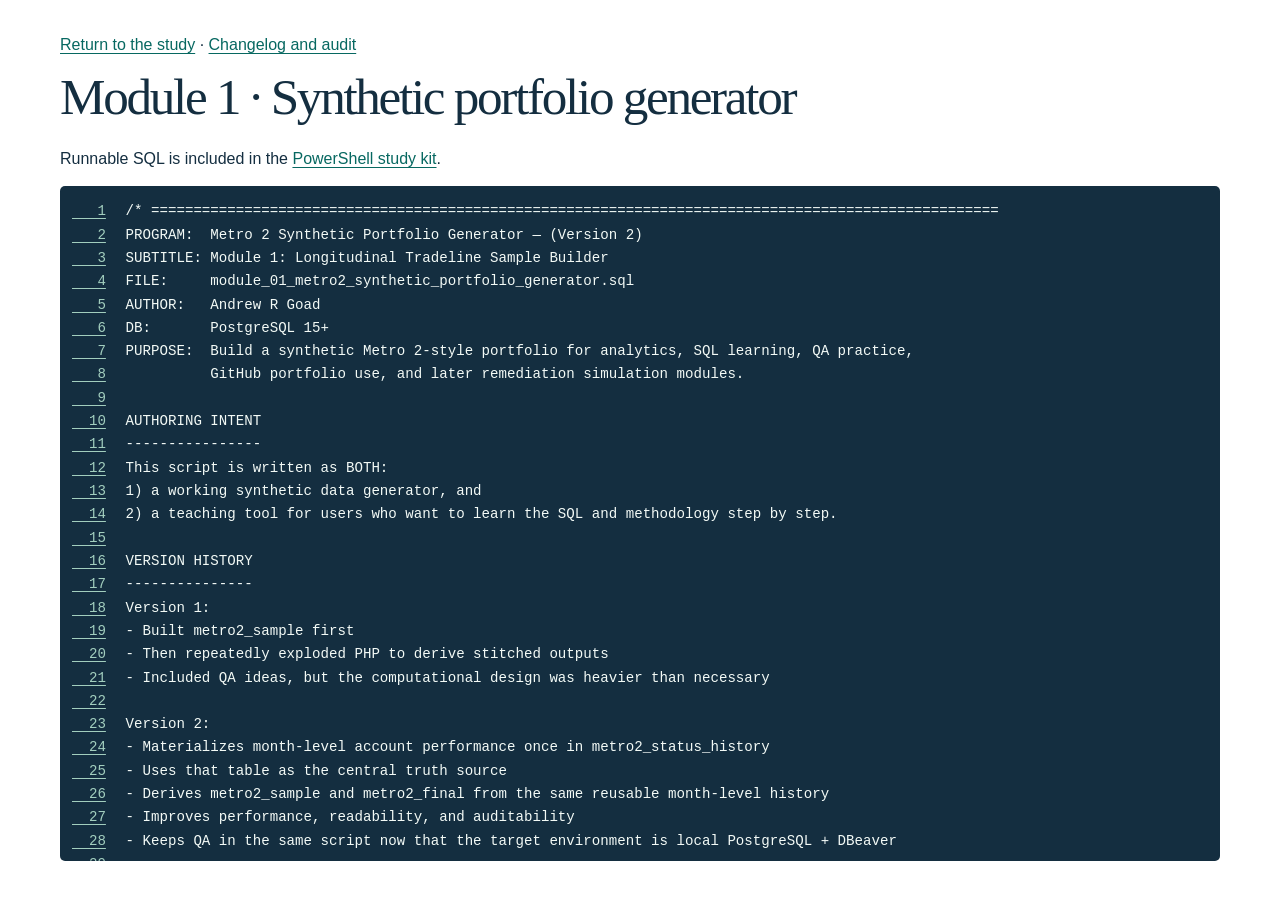
<file: code/generator.html>
<!doctype html><html lang="en"><head><meta charset="utf-8"><meta name="viewport" content="width=device-width, initial-scale=1"><title>Module 1 · Synthetic portfolio generator</title><link rel="stylesheet" href="../style.css"><style>pre.sql {max-height:75vh; overflow:auto; padding:14px 12px; white-space:pre;} pre.sql span:target {background:#33596a} pre.sql a {color:#a2cebe; margin-right:.7rem} main {padding-block:2rem}</style></head><body><main class="wrap"><p><a href="../index.html">Return to the study</a> · <a href="../review.html">Changelog and audit</a></p><h1 style="font-size:clamp(2rem,4vw,3.3rem);max-width:33ch">Module 1 · Synthetic portfolio generator</h1><p>Runnable SQL is included in the <a href="../downloads/Metro2_PowerShell_Study.zip">PowerShell study kit</a>.</p><pre class="sql" tabindex="0" aria-label="SQL source"><code><span id="L1"><a aria-label="Line 1" href="#L1">   1</a> /* ====================================================================================================</span>
<span id="L2"><a aria-label="Line 2" href="#L2">   2</a> PROGRAM:  Metro 2 Synthetic Portfolio Generator — (Version 2)</span>
<span id="L3"><a aria-label="Line 3" href="#L3">   3</a> SUBTITLE: Module 1: Longitudinal Tradeline Sample Builder</span>
<span id="L4"><a aria-label="Line 4" href="#L4">   4</a> FILE:     module_01_metro2_synthetic_portfolio_generator.sql</span>
<span id="L5"><a aria-label="Line 5" href="#L5">   5</a> AUTHOR:   Andrew R Goad</span>
<span id="L6"><a aria-label="Line 6" href="#L6">   6</a> DB:       PostgreSQL 15+</span>
<span id="L7"><a aria-label="Line 7" href="#L7">   7</a> PURPOSE:  Build a synthetic Metro 2-style portfolio for analytics, SQL learning, QA practice,</span>
<span id="L8"><a aria-label="Line 8" href="#L8">   8</a>           GitHub portfolio use, and later remediation simulation modules.</span>
<span id="L9"><a aria-label="Line 9" href="#L9">   9</a> </span>
<span id="L10"><a aria-label="Line 10" href="#L10">  10</a> AUTHORING INTENT</span>
<span id="L11"><a aria-label="Line 11" href="#L11">  11</a> ----------------</span>
<span id="L12"><a aria-label="Line 12" href="#L12">  12</a> This script is written as BOTH:</span>
<span id="L13"><a aria-label="Line 13" href="#L13">  13</a> 1) a working synthetic data generator, and</span>
<span id="L14"><a aria-label="Line 14" href="#L14">  14</a> 2) a teaching tool for users who want to learn the SQL and methodology step by step.</span>
<span id="L15"><a aria-label="Line 15" href="#L15">  15</a> </span>
<span id="L16"><a aria-label="Line 16" href="#L16">  16</a> VERSION HISTORY</span>
<span id="L17"><a aria-label="Line 17" href="#L17">  17</a> ---------------</span>
<span id="L18"><a aria-label="Line 18" href="#L18">  18</a> Version 1:</span>
<span id="L19"><a aria-label="Line 19" href="#L19">  19</a> - Built metro2_sample first</span>
<span id="L20"><a aria-label="Line 20" href="#L20">  20</a> - Then repeatedly exploded PHP to derive stitched outputs</span>
<span id="L21"><a aria-label="Line 21" href="#L21">  21</a> - Included QA ideas, but the computational design was heavier than necessary</span>
<span id="L22"><a aria-label="Line 22" href="#L22">  22</a> </span>
<span id="L23"><a aria-label="Line 23" href="#L23">  23</a> Version 2:</span>
<span id="L24"><a aria-label="Line 24" href="#L24">  24</a> - Materializes month-level account performance once in metro2_status_history</span>
<span id="L25"><a aria-label="Line 25" href="#L25">  25</a> - Uses that table as the central truth source</span>
<span id="L26"><a aria-label="Line 26" href="#L26">  26</a> - Derives metro2_sample and metro2_final from the same reusable month-level history</span>
<span id="L27"><a aria-label="Line 27" href="#L27">  27</a> - Improves performance, readability, and auditability</span>
<span id="L28"><a aria-label="Line 28" href="#L28">  28</a> - Keeps QA in the same script now that the target environment is local PostgreSQL + DBeaver</span>
<span id="L29"><a aria-label="Line 29" href="#L29">  29</a> </span>
<span id="L30"><a aria-label="Line 30" href="#L30">  30</a> CORE DESIGN PRINCIPLE</span>
<span id="L31"><a aria-label="Line 31" href="#L31">  31</a> ---------------------</span>
<span id="L32"><a aria-label="Line 32" href="#L32">  32</a> PHP is an output artifact, not the computational backbone.</span>
<span id="L33"><a aria-label="Line 33" href="#L33">  33</a> </span>
<span id="L34"><a aria-label="Line 34" href="#L34">  34</a> This means:</span>
<span id="L35"><a aria-label="Line 35" href="#L35">  35</a> - We do NOT repeatedly explode and reassemble PHP to compute business logic</span>
<span id="L36"><a aria-label="Line 36" href="#L36">  36</a> - Instead, we compute a clean month-level status history first</span>
<span id="L37"><a aria-label="Line 37" href="#L37">  37</a> - Then PHP becomes a rendered view over that history</span>
<span id="L38"><a aria-label="Line 38" href="#L38">  38</a> </span>
<span id="L39"><a aria-label="Line 39" href="#L39">  39</a> This is both:</span>
<span id="L40"><a aria-label="Line 40" href="#L40">  40</a> - more efficient</span>
<span id="L41"><a aria-label="Line 41" href="#L41">  41</a> - easier to debug</span>
<span id="L42"><a aria-label="Line 42" href="#L42">  42</a> - easier to explain to future readers</span>
<span id="L43"><a aria-label="Line 43" href="#L43">  43</a> </span>
<span id="L44"><a aria-label="Line 44" href="#L44">  44</a> ======================================================================================================</span>
<span id="L45"><a aria-label="Line 45" href="#L45">  45</a> JOB AID — HOW TO USE THIS SCRIPT</span>
<span id="L46"><a aria-label="Line 46" href="#L46">  46</a> ======================================================================================================</span>
<span id="L47"><a aria-label="Line 47" href="#L47">  47</a> </span>
<span id="L48"><a aria-label="Line 48" href="#L48">  48</a> 1) INSTALL / ENVIRONMENT ASSUMPTION</span>
<span id="L49"><a aria-label="Line 49" href="#L49">  49</a>    This script is intended for local PostgreSQL inside DBeaver.</span>
<span id="L50"><a aria-label="Line 50" href="#L50">  50</a>    It is not optimized for browser sandboxes like DB Fiddle.</span>
<span id="L51"><a aria-label="Line 51" href="#L51">  51</a> </span>
<span id="L52"><a aria-label="Line 52" href="#L52">  52</a> 2) RECOMMENDED DATABASE / SCHEMA SETUP</span>
<span id="L53"><a aria-label="Line 53" href="#L53">  53</a>    Example:</span>
<span id="L54"><a aria-label="Line 54" href="#L54">  54</a>       CREATE DATABASE metro2_lab;</span>
<span id="L55"><a aria-label="Line 55" href="#L55">  55</a>       CREATE SCHEMA IF NOT EXISTS module1;</span>
<span id="L56"><a aria-label="Line 56" href="#L56">  56</a>       SET search_path TO module1, public;</span>
<span id="L57"><a aria-label="Line 57" href="#L57">  57</a> </span>
<span id="L58"><a aria-label="Line 58" href="#L58">  58</a>    This script creates the schema if needed and sets the search_path for the current session.</span>
<span id="L59"><a aria-label="Line 59" href="#L59">  59</a>    Run the complete script as one unit. A validation or build error rolls back the refresh.</span>
<span id="L60"><a aria-label="Line 60" href="#L60">  60</a> </span>
<span id="L61"><a aria-label="Line 61" href="#L61">  61</a> 3) INPUTS TO EDIT</span>
<span id="L62"><a aria-label="Line 62" href="#L62">  62</a>    Most users should only edit the INSERT INTO module1_params statement near the top.</span>
<span id="L63"><a aria-label="Line 63" href="#L63">  63</a>    Inputs:</span>
<span id="L64"><a aria-label="Line 64" href="#L64">  64</a>       - sample_size</span>
<span id="L65"><a aria-label="Line 65" href="#L65">  65</a>       - pct_current</span>
<span id="L66"><a aria-label="Line 66" href="#L66">  66</a>       - pct_mild</span>
<span id="L67"><a aria-label="Line 67" href="#L67">  67</a>       - pct_mod</span>
<span id="L68"><a aria-label="Line 68" href="#L68">  68</a>       - pct_severe</span>
<span id="L69"><a aria-label="Line 69" href="#L69">  69</a>       - pct_derog</span>
<span id="L70"><a aria-label="Line 70" href="#L70">  70</a> </span>
<span id="L71"><a aria-label="Line 71" href="#L71">  71</a>    Defaults:</span>
<span id="L72"><a aria-label="Line 72" href="#L72">  72</a>       sample_size = 5000000</span>
<span id="L73"><a aria-label="Line 73" href="#L73">  73</a>       current     = 70%</span>
<span id="L74"><a aria-label="Line 74" href="#L74">  74</a>       mild        = 15%</span>
<span id="L75"><a aria-label="Line 75" href="#L75">  75</a>       mod         =  8%</span>
<span id="L76"><a aria-label="Line 76" href="#L76">  76</a>       severe      =  4%</span>
<span id="L77"><a aria-label="Line 77" href="#L77">  77</a>       derog       =  3%</span>
<span id="L78"><a aria-label="Line 78" href="#L78">  78</a> </span>
<span id="L79"><a aria-label="Line 79" href="#L79">  79</a> 4) VALIDATION</span>
<span id="L80"><a aria-label="Line 80" href="#L80">  80</a>    The script validates the user inputs and raises an error immediately if:</span>
<span id="L81"><a aria-label="Line 81" href="#L81">  81</a>       - sample_size &lt;= 0</span>
<span id="L82"><a aria-label="Line 82" href="#L82">  82</a>       - any percentage is outside [0, 1]</span>
<span id="L83"><a aria-label="Line 83" href="#L83">  83</a>       - percentages differ from 1.000000 by more than the accepted tolerance, 0.000001</span>
<span id="L84"><a aria-label="Line 84" href="#L84">  84</a> </span>
<span id="L85"><a aria-label="Line 85" href="#L85">  85</a> 5) MAIN OUTPUT TABLES</span>
<span id="L86"><a aria-label="Line 86" href="#L86">  86</a>    A) metro2_account_blueprint</span>
<span id="L87"><a aria-label="Line 87" href="#L87">  87</a>       Account-level generation metadata</span>
<span id="L88"><a aria-label="Line 88" href="#L88">  88</a> </span>
<span id="L89"><a aria-label="Line 89" href="#L89">  89</a>    B) metro2_status_history</span>
<span id="L90"><a aria-label="Line 90" href="#L90">  90</a>       One row per account per represented month</span>
<span id="L91"><a aria-label="Line 91" href="#L91">  91</a>       This is the core month-level truth table</span>
<span id="L92"><a aria-label="Line 92" href="#L92">  92</a> </span>
<span id="L93"><a aria-label="Line 93" href="#L93">  93</a>    C) metro2_sample</span>
<span id="L94"><a aria-label="Line 94" href="#L94">  94</a>       Longitudinal snapshot table with:</span>
<span id="L95"><a aria-label="Line 95" href="#L95">  95</a>          - account</span>
<span id="L96"><a aria-label="Line 96" href="#L96">  96</a>          - date_of_account_information</span>
<span id="L97"><a aria-label="Line 97" href="#L97">  97</a>          - php</span>
<span id="L98"><a aria-label="Line 98" href="#L98">  98</a> </span>
<span id="L99"><a aria-label="Line 99" href="#L99">  99</a>    D) metro2_final</span>
<span id="L100"><a aria-label="Line 100" href="#L100"> 100</a>       Final account-level output table with:</span>
<span id="L101"><a aria-label="Line 101" href="#L101"> 101</a>          - latest_doai</span>
<span id="L102"><a aria-label="Line 102" href="#L102"> 102</a>          - date_closed</span>
<span id="L103"><a aria-label="Line 103" href="#L103"> 103</a>          - full_php</span>
<span id="L104"><a aria-label="Line 104" href="#L104"> 104</a>          - account_status_17A</span>
<span id="L105"><a aria-label="Line 105" href="#L105"> 105</a>          - payment_rating_17B</span>
<span id="L106"><a aria-label="Line 106" href="#L106"> 106</a>          - date_of_first_delinquency</span>
<span id="L107"><a aria-label="Line 107" href="#L107"> 107</a> </span>
<span id="L108"><a aria-label="Line 108" href="#L108"> 108</a> 6) QA / REVIEW</span>
<span id="L109"><a aria-label="Line 109" href="#L109"> 109</a>    The final section contains review queries to help inspect the output.</span>
<span id="L110"><a aria-label="Line 110" href="#L110"> 110</a>    These queries are intended for:</span>
<span id="L111"><a aria-label="Line 111" href="#L111"> 111</a>       - learning</span>
<span id="L112"><a aria-label="Line 112" href="#L112"> 112</a>       - screenshots</span>
<span id="L113"><a aria-label="Line 113" href="#L113"> 113</a>       - portfolio walkthroughs</span>
<span id="L114"><a aria-label="Line 114" href="#L114"> 114</a>       - sanity checks</span>
<span id="L115"><a aria-label="Line 115" href="#L115"> 115</a> </span>
<span id="L116"><a aria-label="Line 116" href="#L116"> 116</a> ======================================================================================================</span>
<span id="L117"><a aria-label="Line 117" href="#L117"> 117</a> METRO 2 COMMENT AID USED IN THIS MODULE</span>
<span id="L118"><a aria-label="Line 118" href="#L118"> 118</a> ======================================================================================================</span>
<span id="L119"><a aria-label="Line 119" href="#L119"> 119</a> </span>
<span id="L120"><a aria-label="Line 120" href="#L120"> 120</a> A) PAYMENT HISTORY PROFILE (PHP)</span>
<span id="L121"><a aria-label="Line 121" href="#L121"> 121</a>    - 24-byte string</span>
<span id="L122"><a aria-label="Line 122" href="#L122"> 122</a>    - leftmost byte = most recent month represented</span>
<span id="L123"><a aria-label="Line 123" href="#L123"> 123</a>    - rightmost byte = oldest month represented</span>
<span id="L124"><a aria-label="Line 124" href="#L124"> 124</a>    - PHP byte 1 is the month before DOAI. Account Status (17A) describes the account as of DOAI.</span>
<span id="L125"><a aria-label="Line 125" href="#L125"> 125</a> </span>
<span id="L126"><a aria-label="Line 126" href="#L126"> 126</a>    Example:</span>
<span id="L127"><a aria-label="Line 127" href="#L127"> 127</a>       DOAI = 2025-10-01</span>
<span id="L128"><a aria-label="Line 128" href="#L128"> 128</a>       PHP byte 1 = 2025-09-01</span>
<span id="L129"><a aria-label="Line 129" href="#L129"> 129</a>       PHP byte 24 = 2023-10-01</span>
<span id="L130"><a aria-label="Line 130" href="#L130"> 130</a> </span>
<span id="L131"><a aria-label="Line 131" href="#L131"> 131</a> B) PHP BYTES MODELED HERE</span>
<span id="L132"><a aria-label="Line 132" href="#L132"> 132</a>    B = no reported history</span>
<span id="L133"><a aria-label="Line 133" href="#L133"> 133</a>    D = no payment history information available (used to suppress a month in this sandbox)</span>
<span id="L134"><a aria-label="Line 134" href="#L134"> 134</a>    0 = current</span>
<span id="L135"><a aria-label="Line 135" href="#L135"> 135</a>    1 = 30 DPD</span>
<span id="L136"><a aria-label="Line 136" href="#L136"> 136</a>    2 = 60 DPD</span>
<span id="L137"><a aria-label="Line 137" href="#L137"> 137</a>    3 = 90 DPD</span>
<span id="L138"><a aria-label="Line 138" href="#L138"> 138</a>    4 = 120 DPD</span>
<span id="L139"><a aria-label="Line 139" href="#L139"> 139</a>    5 = 150 DPD</span>
<span id="L140"><a aria-label="Line 140" href="#L140"> 140</a>    6 = 180+ DPD</span>
<span id="L141"><a aria-label="Line 141" href="#L141"> 141</a>    G = collection</span>
<span id="L142"><a aria-label="Line 142" href="#L142"> 142</a>    H = foreclosure</span>
<span id="L143"><a aria-label="Line 143" href="#L143"> 143</a>    J = voluntary surrender</span>
<span id="L144"><a aria-label="Line 144" href="#L144"> 144</a>    K = repossession</span>
<span id="L145"><a aria-label="Line 145" href="#L145"> 145</a>    L = charge-off</span>
<span id="L146"><a aria-label="Line 146" href="#L146"> 146</a> </span>
<span id="L147"><a aria-label="Line 147" href="#L147"> 147</a> C) ACCOUNT STATUS 17A VALUES MODELED HERE</span>
<span id="L148"><a aria-label="Line 148" href="#L148"> 148</a>    11 = current</span>
<span id="L149"><a aria-label="Line 149" href="#L149"> 149</a>    13 = paid/closed account / zero balance</span>
<span id="L150"><a aria-label="Line 150" href="#L150"> 150</a>    61 = paid in full, surrender</span>
<span id="L151"><a aria-label="Line 151" href="#L151"> 151</a>    62 = paid in full, collection</span>
<span id="L152"><a aria-label="Line 152" href="#L152"> 152</a>    63 = paid in full, repossession</span>
<span id="L153"><a aria-label="Line 153" href="#L153"> 153</a>    64 = paid in full, charge-off</span>
<span id="L154"><a aria-label="Line 154" href="#L154"> 154</a>    65 = paid in full, foreclosure</span>
<span id="L155"><a aria-label="Line 155" href="#L155"> 155</a>    71 = 30–59 DPD</span>
<span id="L156"><a aria-label="Line 156" href="#L156"> 156</a>    78 = 60–89 DPD</span>
<span id="L157"><a aria-label="Line 157" href="#L157"> 157</a>    80 = 90–119 DPD</span>
<span id="L158"><a aria-label="Line 158" href="#L158"> 158</a>    82 = 120–149 DPD</span>
<span id="L159"><a aria-label="Line 159" href="#L159"> 159</a>    83 = 150–179 DPD</span>
<span id="L160"><a aria-label="Line 160" href="#L160"> 160</a>    84 = 180+ DPD</span>
<span id="L161"><a aria-label="Line 161" href="#L161"> 161</a>    93 = collection</span>
<span id="L162"><a aria-label="Line 162" href="#L162"> 162</a>    94 = foreclosure</span>
<span id="L163"><a aria-label="Line 163" href="#L163"> 163</a>    95 = voluntary surrender</span>
<span id="L164"><a aria-label="Line 164" href="#L164"> 164</a>    96 = repossession</span>
<span id="L165"><a aria-label="Line 165" href="#L165"> 165</a>    97 = charge-off</span>
<span id="L166"><a aria-label="Line 166" href="#L166"> 166</a> </span>
<span id="L167"><a aria-label="Line 167" href="#L167"> 167</a> D) PAYMENT RATING 17B VALUES MODELED HERE</span>
<span id="L168"><a aria-label="Line 168" href="#L168"> 168</a>    0,1,2,3,4,5,6</span>
<span id="L169"><a aria-label="Line 169" href="#L169"> 169</a>    G, L</span>
<span id="L170"><a aria-label="Line 170" href="#L170"> 170</a>    NULL for 61–65 in this synthetic module</span>
<span id="L171"><a aria-label="Line 171" href="#L171"> 171</a>    0 for 13 in this synthetic module</span>
<span id="L172"><a aria-label="Line 172" href="#L172"> 172</a> </span>
<span id="L173"><a aria-label="Line 173" href="#L173"> 173</a> IMPORTANT LIMITATION</span>
<span id="L174"><a aria-label="Line 174" href="#L174"> 174</a> --------------------</span>
<span id="L175"><a aria-label="Line 175" href="#L175"> 175</a> This is a synthetic portfolio-learning module, not a production furnishing engine.</span>
<span id="L176"><a aria-label="Line 176" href="#L176"> 176</a> The goal is:</span>
<span id="L177"><a aria-label="Line 177" href="#L177"> 177</a> - realistic behavior</span>
<span id="L178"><a aria-label="Line 178" href="#L178"> 178</a> - explainable SQL</span>
<span id="L179"><a aria-label="Line 179" href="#L179"> 179</a> - internally consistent outputs</span>
<span id="L180"><a aria-label="Line 180" href="#L180"> 180</a> - good portfolio presentation</span>
<span id="L181"><a aria-label="Line 181" href="#L181"> 181</a> </span>
<span id="L182"><a aria-label="Line 182" href="#L182"> 182</a> It is not intended to reproduce every edge case of a production Metro 2 furnishing engine.</span>
<span id="L183"><a aria-label="Line 183" href="#L183"> 183</a> ==================================================================================================== */</span>
<span id="L184"><a aria-label="Line 184" href="#L184"> 184</a> </span>
<span id="L185"><a aria-label="Line 185" href="#L185"> 185</a> </span>
<span id="L186"><a aria-label="Line 186" href="#L186"> 186</a> -- ====================================================================================================</span>
<span id="L187"><a aria-label="Line 187" href="#L187"> 187</a> -- SECTION 0: SCHEMA SETUP</span>
<span id="L188"><a aria-label="Line 188" href="#L188"> 188</a> -- ====================================================================================================</span>
<span id="L189"><a aria-label="Line 189" href="#L189"> 189</a> -- Purpose:</span>
<span id="L190"><a aria-label="Line 190" href="#L190"> 190</a> --   Keep project tables out of the default public schema and place them in a dedicated module schema.</span>
<span id="L191"><a aria-label="Line 191" href="#L191"> 191</a> --</span>
<span id="L192"><a aria-label="Line 192" href="#L192"> 192</a> -- Why this exists:</span>
<span id="L193"><a aria-label="Line 193" href="#L193"> 193</a> --   A dedicated schema is cleaner, more professional, and easier to manage in DBeaver.</span>
<span id="L194"><a aria-label="Line 194" href="#L194"> 194</a> --</span>
<span id="L195"><a aria-label="Line 195" href="#L195"> 195</a> -- SQL mechanics:</span>
<span id="L196"><a aria-label="Line 196" href="#L196"> 196</a> --   - CREATE SCHEMA IF NOT EXISTS creates the schema only if it does not already exist</span>
<span id="L197"><a aria-label="Line 197" href="#L197"> 197</a> --   - SET search_path tells PostgreSQL where to create/find unqualified objects for this session</span>
<span id="L198"><a aria-label="Line 198" href="#L198"> 198</a> -- ====================================================================================================</span>
<span id="L199"><a aria-label="Line 199" href="#L199"> 199</a> BEGIN;</span>
<span id="L200"><a aria-label="Line 200" href="#L200"> 200</a> CREATE SCHEMA IF NOT EXISTS module1;</span>
<span id="L201"><a aria-label="Line 201" href="#L201"> 201</a> SET search_path TO module1, public;</span>
<span id="L202"><a aria-label="Line 202" href="#L202"> 202</a> </span>
<span id="L203"><a aria-label="Line 203" href="#L203"> 203</a> </span>
<span id="L204"><a aria-label="Line 204" href="#L204"> 204</a> -- ====================================================================================================</span>
<span id="L205"><a aria-label="Line 205" href="#L205"> 205</a> -- SECTION 1: RESET THE SESSION&#x27;S PARAMETER TABLE</span>
<span id="L206"><a aria-label="Line 206" href="#L206"> 206</a> -- ====================================================================================================</span>
<span id="L207"><a aria-label="Line 207" href="#L207"> 207</a> -- A permanent table with the same name in public or module1 belongs to its owner.</span>
<span id="L208"><a aria-label="Line 208" href="#L208"> 208</a> DROP TABLE IF EXISTS pg_temp.module1_params;</span>
<span id="L209"><a aria-label="Line 209" href="#L209"> 209</a> </span>
<span id="L210"><a aria-label="Line 210" href="#L210"> 210</a> </span>
<span id="L211"><a aria-label="Line 211" href="#L211"> 211</a> -- ====================================================================================================</span>
<span id="L212"><a aria-label="Line 212" href="#L212"> 212</a> -- SECTION 2: USER PARAMETERS</span>
<span id="L213"><a aria-label="Line 213" href="#L213"> 213</a> -- ====================================================================================================</span>
<span id="L214"><a aria-label="Line 214" href="#L214"> 214</a> -- Purpose:</span>
<span id="L215"><a aria-label="Line 215" href="#L215"> 215</a> --   Store user-editable controls for sample size and portfolio mix.</span>
<span id="L216"><a aria-label="Line 216" href="#L216"> 216</a> --</span>
<span id="L217"><a aria-label="Line 217" href="#L217"> 217</a> -- Why this exists:</span>
<span id="L218"><a aria-label="Line 218" href="#L218"> 218</a> --   Putting parameters into a table makes them easy to:</span>
<span id="L219"><a aria-label="Line 219" href="#L219"> 219</a> --   - inspect</span>
<span id="L220"><a aria-label="Line 220" href="#L220"> 220</a> --   - validate</span>
<span id="L221"><a aria-label="Line 221" href="#L221"> 221</a> --   - reference in later SQL blocks</span>
<span id="L222"><a aria-label="Line 222" href="#L222"> 222</a> --</span>
<span id="L223"><a aria-label="Line 223" href="#L223"> 223</a> -- SQL mechanics:</span>
<span id="L224"><a aria-label="Line 224" href="#L224"> 224</a> --   - CREATE TEMP TABLE creates a temporary table that exists only in the current session</span>
<span id="L225"><a aria-label="Line 225" href="#L225"> 225</a> --   - The INSERT statement below is the main user-editable configuration row</span>
<span id="L226"><a aria-label="Line 226" href="#L226"> 226</a> -- ====================================================================================================</span>
<span id="L227"><a aria-label="Line 227" href="#L227"> 227</a> CREATE TEMP TABLE pg_temp.module1_params (</span>
<span id="L228"><a aria-label="Line 228" href="#L228"> 228</a>     sample_size   INTEGER NOT NULL,</span>
<span id="L229"><a aria-label="Line 229" href="#L229"> 229</a>     pct_current   NUMERIC(12,6) NOT NULL,</span>
<span id="L230"><a aria-label="Line 230" href="#L230"> 230</a>     pct_mild      NUMERIC(12,6) NOT NULL,</span>
<span id="L231"><a aria-label="Line 231" href="#L231"> 231</a>     pct_mod       NUMERIC(12,6) NOT NULL,</span>
<span id="L232"><a aria-label="Line 232" href="#L232"> 232</a>     pct_severe    NUMERIC(12,6) NOT NULL,</span>
<span id="L233"><a aria-label="Line 233" href="#L233"> 233</a>     pct_derog     NUMERIC(12,6) NOT NULL</span>
<span id="L234"><a aria-label="Line 234" href="#L234"> 234</a> );</span>
<span id="L235"><a aria-label="Line 235" href="#L235"> 235</a> </span>
<span id="L236"><a aria-label="Line 236" href="#L236"> 236</a> INSERT INTO pg_temp.module1_params (</span>
<span id="L237"><a aria-label="Line 237" href="#L237"> 237</a>     sample_size,</span>
<span id="L238"><a aria-label="Line 238" href="#L238"> 238</a>     pct_current,</span>
<span id="L239"><a aria-label="Line 239" href="#L239"> 239</a>     pct_mild,</span>
<span id="L240"><a aria-label="Line 240" href="#L240"> 240</a>     pct_mod,</span>
<span id="L241"><a aria-label="Line 241" href="#L241"> 241</a>     pct_severe,</span>
<span id="L242"><a aria-label="Line 242" href="#L242"> 242</a>     pct_derog</span>
<span id="L243"><a aria-label="Line 243" href="#L243"> 243</a> )</span>
<span id="L244"><a aria-label="Line 244" href="#L244"> 244</a> VALUES (</span>
<span id="L245"><a aria-label="Line 245" href="#L245"> 245</a>     5000000,   -- total number of synthetic accounts to generate</span>
<span id="L246"><a aria-label="Line 246" href="#L246"> 246</a>     0.700000,  -- share of CURRENT accounts</span>
<span id="L247"><a aria-label="Line 247" href="#L247"> 247</a>     0.150000,  -- share of MILD delinquency accounts</span>
<span id="L248"><a aria-label="Line 248" href="#L248"> 248</a>     0.080000,  -- share of MOD delinquency accounts</span>
<span id="L249"><a aria-label="Line 249" href="#L249"> 249</a>     0.040000,  -- share of SEVERE delinquency accounts</span>
<span id="L250"><a aria-label="Line 250" href="#L250"> 250</a>     0.030000   -- share of DEROG accounts</span>
<span id="L251"><a aria-label="Line 251" href="#L251"> 251</a> );</span>
<span id="L252"><a aria-label="Line 252" href="#L252"> 252</a> </span>
<span id="L253"><a aria-label="Line 253" href="#L253"> 253</a> </span>
<span id="L254"><a aria-label="Line 254" href="#L254"> 254</a> -- ====================================================================================================</span>
<span id="L255"><a aria-label="Line 255" href="#L255"> 255</a> -- SECTION 3: GATEKEEPER VALIDATION</span>
<span id="L256"><a aria-label="Line 256" href="#L256"> 256</a> -- ====================================================================================================</span>
<span id="L257"><a aria-label="Line 257" href="#L257"> 257</a> -- Purpose:</span>
<span id="L258"><a aria-label="Line 258" href="#L258"> 258</a> --   Fail fast if the parameter configuration is invalid.</span>
<span id="L259"><a aria-label="Line 259" href="#L259"> 259</a> --</span>
<span id="L260"><a aria-label="Line 260" href="#L260"> 260</a> -- Why this exists:</span>
<span id="L261"><a aria-label="Line 261" href="#L261"> 261</a> --   Validation at the top prevents confusing downstream failures.</span>
<span id="L262"><a aria-label="Line 262" href="#L262"> 262</a> --</span>
<span id="L263"><a aria-label="Line 263" href="#L263"> 263</a> -- SQL mechanics:</span>
<span id="L264"><a aria-label="Line 264" href="#L264"> 264</a> --   - DO $$ ... $$ runs a procedural PL/pgSQL block</span>
<span id="L265"><a aria-label="Line 265" href="#L265"> 265</a> --   - We read the parameter row into variables</span>
<span id="L266"><a aria-label="Line 266" href="#L266"> 266</a> --   - We test the values using IF statements</span>
<span id="L267"><a aria-label="Line 267" href="#L267"> 267</a> --   - RAISE EXCEPTION stops the script immediately with a descriptive message</span>
<span id="L268"><a aria-label="Line 268" href="#L268"> 268</a> -- ====================================================================================================</span>
<span id="L269"><a aria-label="Line 269" href="#L269"> 269</a> DO $$</span>
<span id="L270"><a aria-label="Line 270" href="#L270"> 270</a> DECLARE</span>
<span id="L271"><a aria-label="Line 271" href="#L271"> 271</a>     v_sample_size INTEGER;</span>
<span id="L272"><a aria-label="Line 272" href="#L272"> 272</a>     v_pct_current NUMERIC(12,6);</span>
<span id="L273"><a aria-label="Line 273" href="#L273"> 273</a>     v_pct_mild    NUMERIC(12,6);</span>
<span id="L274"><a aria-label="Line 274" href="#L274"> 274</a>     v_pct_mod     NUMERIC(12,6);</span>
<span id="L275"><a aria-label="Line 275" href="#L275"> 275</a>     v_pct_severe  NUMERIC(12,6);</span>
<span id="L276"><a aria-label="Line 276" href="#L276"> 276</a>     v_pct_derog   NUMERIC(12,6);</span>
<span id="L277"><a aria-label="Line 277" href="#L277"> 277</a>     v_sum         NUMERIC(18,10);</span>
<span id="L278"><a aria-label="Line 278" href="#L278"> 278</a> BEGIN</span>
<span id="L279"><a aria-label="Line 279" href="#L279"> 279</a>     SELECT</span>
<span id="L280"><a aria-label="Line 280" href="#L280"> 280</a>         sample_size,</span>
<span id="L281"><a aria-label="Line 281" href="#L281"> 281</a>         pct_current,</span>
<span id="L282"><a aria-label="Line 282" href="#L282"> 282</a>         pct_mild,</span>
<span id="L283"><a aria-label="Line 283" href="#L283"> 283</a>         pct_mod,</span>
<span id="L284"><a aria-label="Line 284" href="#L284"> 284</a>         pct_severe,</span>
<span id="L285"><a aria-label="Line 285" href="#L285"> 285</a>         pct_derog</span>
<span id="L286"><a aria-label="Line 286" href="#L286"> 286</a>     INTO STRICT</span>
<span id="L287"><a aria-label="Line 287" href="#L287"> 287</a>         v_sample_size,</span>
<span id="L288"><a aria-label="Line 288" href="#L288"> 288</a>         v_pct_current,</span>
<span id="L289"><a aria-label="Line 289" href="#L289"> 289</a>         v_pct_mild,</span>
<span id="L290"><a aria-label="Line 290" href="#L290"> 290</a>         v_pct_mod,</span>
<span id="L291"><a aria-label="Line 291" href="#L291"> 291</a>         v_pct_severe,</span>
<span id="L292"><a aria-label="Line 292" href="#L292"> 292</a>         v_pct_derog</span>
<span id="L293"><a aria-label="Line 293" href="#L293"> 293</a>     FROM pg_temp.module1_params;</span>
<span id="L294"><a aria-label="Line 294" href="#L294"> 294</a> </span>
<span id="L295"><a aria-label="Line 295" href="#L295"> 295</a>     v_sum := v_pct_current + v_pct_mild + v_pct_mod + v_pct_severe + v_pct_derog;</span>
<span id="L296"><a aria-label="Line 296" href="#L296"> 296</a> </span>
<span id="L297"><a aria-label="Line 297" href="#L297"> 297</a>     IF v_sample_size IS NULL OR v_sample_size &lt;= 0 THEN</span>
<span id="L298"><a aria-label="Line 298" href="#L298"> 298</a>         RAISE EXCEPTION</span>
<span id="L299"><a aria-label="Line 299" href="#L299"> 299</a>             &#x27;MODULE 1 PARAMETER VALIDATION FAILED: sample_size must be a positive integer. Current value = %&#x27;,</span>
<span id="L300"><a aria-label="Line 300" href="#L300"> 300</a>             v_sample_size;</span>
<span id="L301"><a aria-label="Line 301" href="#L301"> 301</a>     END IF;</span>
<span id="L302"><a aria-label="Line 302" href="#L302"> 302</a> </span>
<span id="L303"><a aria-label="Line 303" href="#L303"> 303</a>     IF v_pct_current &lt; 0 OR v_pct_current &gt; 1</span>
<span id="L304"><a aria-label="Line 304" href="#L304"> 304</a>        OR v_pct_mild  &lt; 0 OR v_pct_mild  &gt; 1</span>
<span id="L305"><a aria-label="Line 305" href="#L305"> 305</a>        OR v_pct_mod   &lt; 0 OR v_pct_mod   &gt; 1</span>
<span id="L306"><a aria-label="Line 306" href="#L306"> 306</a>        OR v_pct_severe &lt; 0 OR v_pct_severe &gt; 1</span>
<span id="L307"><a aria-label="Line 307" href="#L307"> 307</a>        OR v_pct_derog &lt; 0 OR v_pct_derog &gt; 1</span>
<span id="L308"><a aria-label="Line 308" href="#L308"> 308</a>     THEN</span>
<span id="L309"><a aria-label="Line 309" href="#L309"> 309</a>         RAISE EXCEPTION</span>
<span id="L310"><a aria-label="Line 310" href="#L310"> 310</a>             &#x27;MODULE 1 PARAMETER VALIDATION FAILED: all percentage inputs must be between 0 and 1 inclusive. Current values = current:% mild:% mod:% severe:% derog:%&#x27;,</span>
<span id="L311"><a aria-label="Line 311" href="#L311"> 311</a>             v_pct_current, v_pct_mild, v_pct_mod, v_pct_severe, v_pct_derog;</span>
<span id="L312"><a aria-label="Line 312" href="#L312"> 312</a>     END IF;</span>
<span id="L313"><a aria-label="Line 313" href="#L313"> 313</a> </span>
<span id="L314"><a aria-label="Line 314" href="#L314"> 314</a>     IF ABS(v_sum - 1.000000) &gt; 0.000001 THEN</span>
<span id="L315"><a aria-label="Line 315" href="#L315"> 315</a>         RAISE EXCEPTION</span>
<span id="L316"><a aria-label="Line 316" href="#L316"> 316</a>             &#x27;MODULE 1 PARAMETER VALIDATION FAILED: profile percentages must sum to 1.000000 within 0.000001. Current sum = % (current:% mild:% mod:% severe:% derog:%)&#x27;,</span>
<span id="L317"><a aria-label="Line 317" href="#L317"> 317</a>             v_sum, v_pct_current, v_pct_mild, v_pct_mod, v_pct_severe, v_pct_derog;</span>
<span id="L318"><a aria-label="Line 318" href="#L318"> 318</a>     END IF;</span>
<span id="L319"><a aria-label="Line 319" href="#L319"> 319</a> END $$;</span>
<span id="L320"><a aria-label="Line 320" href="#L320"> 320</a> </span>
<span id="L321"><a aria-label="Line 321" href="#L321"> 321</a> -- Only after validation succeeds, replace this module&#x27;s four persistent outputs.</span>
<span id="L322"><a aria-label="Line 322" href="#L322"> 322</a> -- PostgreSQL restores the prior tables if a later step fails in this transaction.</span>
<span id="L323"><a aria-label="Line 323" href="#L323"> 323</a> DROP TABLE IF EXISTS module1.metro2_final;</span>
<span id="L324"><a aria-label="Line 324" href="#L324"> 324</a> DROP TABLE IF EXISTS module1.metro2_sample;</span>
<span id="L325"><a aria-label="Line 325" href="#L325"> 325</a> DROP TABLE IF EXISTS module1.metro2_status_history;</span>
<span id="L326"><a aria-label="Line 326" href="#L326"> 326</a> DROP TABLE IF EXISTS module1.metro2_account_blueprint;</span>
<span id="L327"><a aria-label="Line 327" href="#L327"> 327</a> </span>
<span id="L328"><a aria-label="Line 328" href="#L328"> 328</a> -- ====================================================================================================</span>
<span id="L329"><a aria-label="Line 329" href="#L329"> 329</a> -- SECTION 4: BUILD ACCOUNT BLUEPRINT</span>
<span id="L330"><a aria-label="Line 330" href="#L330"> 330</a> -- ====================================================================================================</span>
<span id="L331"><a aria-label="Line 331" href="#L331"> 331</a> -- Purpose:</span>
<span id="L332"><a aria-label="Line 332" href="#L332"> 332</a> --   Create one account-level row per synthetic account, including:</span>
<span id="L333"><a aria-label="Line 333" href="#L333"> 333</a> --   - profile assignment</span>
<span id="L334"><a aria-label="Line 334" href="#L334"> 334</a> --   - activity flag</span>
<span id="L335"><a aria-label="Line 335" href="#L335"> 335</a> --   - closure behavior</span>
<span id="L336"><a aria-label="Line 336" href="#L336"> 336</a> --   - derog code</span>
<span id="L337"><a aria-label="Line 337" href="#L337"> 337</a> --   - date range</span>
<span id="L338"><a aria-label="Line 338" href="#L338"> 338</a> --   - synthetic behavior pattern string</span>
<span id="L339"><a aria-label="Line 339" href="#L339"> 339</a> --</span>
<span id="L340"><a aria-label="Line 340" href="#L340"> 340</a> -- Why this exists:</span>
<span id="L341"><a aria-label="Line 341" href="#L341"> 341</a> --   This table is the &quot;account design layer&quot; for the module.</span>
<span id="L342"><a aria-label="Line 342" href="#L342"> 342</a> --   It lets us separate:</span>
<span id="L343"><a aria-label="Line 343" href="#L343"> 343</a> --      (a) account-level assumptions</span>
<span id="L344"><a aria-label="Line 344" href="#L344"> 344</a> --   from (b) month-level status generation</span>
<span id="L345"><a aria-label="Line 345" href="#L345"> 345</a> --</span>
<span id="L346"><a aria-label="Line 346" href="#L346"> 346</a> -- SQL mechanics:</span>
<span id="L347"><a aria-label="Line 347" href="#L347"> 347</a> --   This section uses a chain of CTEs (WITH clauses).</span>
<span id="L348"><a aria-label="Line 348" href="#L348"> 348</a> --   A CTE is like a temporary named result set used only within one query.</span>
<span id="L349"><a aria-label="Line 349" href="#L349"> 349</a> --   We use CTEs here because each step builds logically on the prior step.</span>
<span id="L350"><a aria-label="Line 350" href="#L350"> 350</a> -- ====================================================================================================</span>
<span id="L351"><a aria-label="Line 351" href="#L351"> 351</a> CREATE TABLE module1.metro2_account_blueprint AS</span>
<span id="L352"><a aria-label="Line 352" href="#L352"> 352</a> WITH</span>
<span id="L353"><a aria-label="Line 353" href="#L353"> 353</a> -- --------------------------------------------------------------------------------------------</span>
<span id="L354"><a aria-label="Line 354" href="#L354"> 354</a> -- CTE: params</span>
<span id="L355"><a aria-label="Line 355" href="#L355"> 355</a> -- Purpose:</span>
<span id="L356"><a aria-label="Line 356" href="#L356"> 356</a> --   Read the one-row parameter table into the query.</span>
<span id="L357"><a aria-label="Line 357" href="#L357"> 357</a> --</span>
<span id="L358"><a aria-label="Line 358" href="#L358"> 358</a> -- SQL mechanics:</span>
<span id="L359"><a aria-label="Line 359" href="#L359"> 359</a> --   SELECT * FROM module1_params simply exposes the parameters for later CTEs.</span>
<span id="L360"><a aria-label="Line 360" href="#L360"> 360</a> -- --------------------------------------------------------------------------------------------</span>
<span id="L361"><a aria-label="Line 361" href="#L361"> 361</a> params AS (</span>
<span id="L362"><a aria-label="Line 362" href="#L362"> 362</a>     SELECT * FROM pg_temp.module1_params</span>
<span id="L363"><a aria-label="Line 363" href="#L363"> 363</a> ),</span>
<span id="L364"><a aria-label="Line 364" href="#L364"> 364</a> </span>
<span id="L365"><a aria-label="Line 365" href="#L365"> 365</a> -- --------------------------------------------------------------------------------------------</span>
<span id="L366"><a aria-label="Line 366" href="#L366"> 366</a> -- CTE: profile_cutoffs</span>
<span id="L367"><a aria-label="Line 367" href="#L367"> 367</a> -- Purpose:</span>
<span id="L368"><a aria-label="Line 368" href="#L368"> 368</a> --   Convert percentage targets into cumulative integer cutoffs.</span>
<span id="L369"><a aria-label="Line 369" href="#L369"> 369</a> --</span>
<span id="L370"><a aria-label="Line 370" href="#L370"> 370</a> -- Why this exists:</span>
<span id="L371"><a aria-label="Line 371" href="#L371"> 371</a> --   We want to assign account ids 1..N into profile buckets according to the user-configured mix.</span>
<span id="L372"><a aria-label="Line 372" href="#L372"> 372</a> --</span>
<span id="L373"><a aria-label="Line 373" href="#L373"> 373</a> -- SQL mechanics:</span>
<span id="L374"><a aria-label="Line 374" href="#L374"> 374</a> --   - FLOOR(sample_size * pct_x) converts percentages into counts</span>
<span id="L375"><a aria-label="Line 375" href="#L375"> 375</a> --   - thresholds use cumulative floors. The final bucket receives the remaining IDs.</span>
<span id="L376"><a aria-label="Line 376" href="#L376"> 376</a> --   - a later rare-pattern override can change the final profile label. Resizing the study can move an ID into another bucket.</span>
<span id="L377"><a aria-label="Line 377" href="#L377"> 377</a> -- --------------------------------------------------------------------------------------------</span>
<span id="L378"><a aria-label="Line 378" href="#L378"> 378</a> profile_cutoffs AS (</span>
<span id="L379"><a aria-label="Line 379" href="#L379"> 379</a>     SELECT</span>
<span id="L380"><a aria-label="Line 380" href="#L380"> 380</a>         sample_size,</span>
<span id="L381"><a aria-label="Line 381" href="#L381"> 381</a>         FLOOR(sample_size * pct_current)::INT AS curr_cut,</span>
<span id="L382"><a aria-label="Line 382" href="#L382"> 382</a>         LEAST(sample_size, FLOOR(sample_size * (pct_current + pct_mild)))::INT AS mild_cut,</span>
<span id="L383"><a aria-label="Line 383" href="#L383"> 383</a>         LEAST(sample_size, FLOOR(sample_size * (pct_current + pct_mild + pct_mod)))::INT AS mod_cut,</span>
<span id="L384"><a aria-label="Line 384" href="#L384"> 384</a>         LEAST(sample_size, FLOOR(sample_size * (pct_current + pct_mild + pct_mod + pct_severe)))::INT AS severe_cut</span>
<span id="L385"><a aria-label="Line 385" href="#L385"> 385</a>     FROM params</span>
<span id="L386"><a aria-label="Line 386" href="#L386"> 386</a> ),</span>
<span id="L387"><a aria-label="Line 387" href="#L387"> 387</a> </span>
<span id="L388"><a aria-label="Line 388" href="#L388"> 388</a> -- --------------------------------------------------------------------------------------------</span>
<span id="L389"><a aria-label="Line 389" href="#L389"> 389</a> -- CTE: base_accounts</span>
<span id="L390"><a aria-label="Line 390" href="#L390"> 390</a> -- Purpose:</span>
<span id="L391"><a aria-label="Line 391" href="#L391"> 391</a> --   Create one row per synthetic account and assign a base profile type.</span>
<span id="L392"><a aria-label="Line 392" href="#L392"> 392</a> --</span>
<span id="L393"><a aria-label="Line 393" href="#L393"> 393</a> -- Why this exists:</span>
<span id="L394"><a aria-label="Line 394" href="#L394"> 394</a> --   This is the first true account-level population step.</span>
<span id="L395"><a aria-label="Line 395" href="#L395"> 395</a> --</span>
<span id="L396"><a aria-label="Line 396" href="#L396"> 396</a> -- SQL mechanics:</span>
<span id="L397"><a aria-label="Line 397" href="#L397"> 397</a> --   - generate_series(1, sample_size) creates integers 1..sample_size</span>
<span id="L398"><a aria-label="Line 398" href="#L398"> 398</a> --   - each integer becomes an account id</span>
<span id="L399"><a aria-label="Line 399" href="#L399"> 399</a> --   - CASE compares each account id to the cumulative cutoffs to assign its profile bucket</span>
<span id="L400"><a aria-label="Line 400" href="#L400"> 400</a> -- --------------------------------------------------------------------------------------------</span>
<span id="L401"><a aria-label="Line 401" href="#L401"> 401</a> base_accounts AS (</span>
<span id="L402"><a aria-label="Line 402" href="#L402"> 402</a>     SELECT</span>
<span id="L403"><a aria-label="Line 403" href="#L403"> 403</a>         gs AS account,</span>
<span id="L404"><a aria-label="Line 404" href="#L404"> 404</a>         CASE</span>
<span id="L405"><a aria-label="Line 405" href="#L405"> 405</a>             WHEN gs &lt;= pc.curr_cut   THEN &#x27;CURRENT&#x27;</span>
<span id="L406"><a aria-label="Line 406" href="#L406"> 406</a>             WHEN gs &lt;= pc.mild_cut   THEN &#x27;MILD&#x27;</span>
<span id="L407"><a aria-label="Line 407" href="#L407"> 407</a>             WHEN gs &lt;= pc.mod_cut    THEN &#x27;MOD&#x27;</span>
<span id="L408"><a aria-label="Line 408" href="#L408"> 408</a>             WHEN gs &lt;= pc.severe_cut THEN &#x27;SEVERE&#x27;</span>
<span id="L409"><a aria-label="Line 409" href="#L409"> 409</a>             ELSE &#x27;DEROG&#x27;</span>
<span id="L410"><a aria-label="Line 410" href="#L410"> 410</a>         END AS base_profile_type</span>
<span id="L411"><a aria-label="Line 411" href="#L411"> 411</a>     FROM profile_cutoffs pc</span>
<span id="L412"><a aria-label="Line 412" href="#L412"> 412</a>     CROSS JOIN generate_series(1, (SELECT sample_size FROM params)) AS gs</span>
<span id="L413"><a aria-label="Line 413" href="#L413"> 413</a> ),</span>
<span id="L414"><a aria-label="Line 414" href="#L414"> 414</a> </span>
<span id="L415"><a aria-label="Line 415" href="#L415"> 415</a> -- --------------------------------------------------------------------------------------------</span>
<span id="L416"><a aria-label="Line 416" href="#L416"> 416</a> -- CTE: seeds</span>
<span id="L417"><a aria-label="Line 417" href="#L417"> 417</a> -- Purpose:</span>
<span id="L418"><a aria-label="Line 418" href="#L418"> 418</a> --   Create deterministic pseudo-random seed values per account.</span>
<span id="L419"><a aria-label="Line 419" href="#L419"> 419</a> --</span>
<span id="L420"><a aria-label="Line 420" href="#L420"> 420</a> -- Why this exists:</span>
<span id="L421"><a aria-label="Line 421" href="#L421"> 421</a> --   We want reproducible synthetic variation. If you rerun the script with the same inputs,</span>
<span id="L422"><a aria-label="Line 422" href="#L422"> 422</a> --   each account should get the same synthetic behavior.</span>
<span id="L423"><a aria-label="Line 423" href="#L423"> 423</a> --</span>
<span id="L424"><a aria-label="Line 424" href="#L424"> 424</a> -- SQL mechanics:</span>
<span id="L425"><a aria-label="Line 425" href="#L425"> 425</a> --   - md5(text) produces a deterministic hash string</span>
<span id="L426"><a aria-label="Line 426" href="#L426"> 426</a> --   - substr(..., 1, 7) takes part of the hash</span>
<span id="L427"><a aria-label="Line 427" href="#L427"> 427</a> --   - the hex is converted into an integer using bit casting</span>
<span id="L428"><a aria-label="Line 428" href="#L428"> 428</a> --   - the eight suffixes select separate deterministic streams; seven hex digits range from zero through 268435455</span>
<span id="L429"><a aria-label="Line 429" href="#L429"> 429</a> -- --------------------------------------------------------------------------------------------</span>
<span id="L430"><a aria-label="Line 430" href="#L430"> 430</a> seeds AS (</span>
<span id="L431"><a aria-label="Line 431" href="#L431"> 431</a>     SELECT</span>
<span id="L432"><a aria-label="Line 432" href="#L432"> 432</a>         b.*,</span>
<span id="L433"><a aria-label="Line 433" href="#L433"> 433</a>         ((&#x27;x&#x27; || substr(md5(account::text || &#x27;-a&#x27;), 1, 7))::bit(28)::int) AS s1,</span>
<span id="L434"><a aria-label="Line 434" href="#L434"> 434</a>         ((&#x27;x&#x27; || substr(md5(account::text || &#x27;-b&#x27;), 1, 7))::bit(28)::int) AS s2,</span>
<span id="L435"><a aria-label="Line 435" href="#L435"> 435</a>         ((&#x27;x&#x27; || substr(md5(account::text || &#x27;-c&#x27;), 1, 7))::bit(28)::int) AS s3,</span>
<span id="L436"><a aria-label="Line 436" href="#L436"> 436</a>         ((&#x27;x&#x27; || substr(md5(account::text || &#x27;-d&#x27;), 1, 7))::bit(28)::int) AS s4,</span>
<span id="L437"><a aria-label="Line 437" href="#L437"> 437</a>         ((&#x27;x&#x27; || substr(md5(account::text || &#x27;-e&#x27;), 1, 7))::bit(28)::int) AS s5,</span>
<span id="L438"><a aria-label="Line 438" href="#L438"> 438</a>         ((&#x27;x&#x27; || substr(md5(account::text || &#x27;-f&#x27;), 1, 7))::bit(28)::int) AS s6,</span>
<span id="L439"><a aria-label="Line 439" href="#L439"> 439</a>         ((&#x27;x&#x27; || substr(md5(account::text || &#x27;-g&#x27;), 1, 7))::bit(28)::int) AS s7,</span>
<span id="L440"><a aria-label="Line 440" href="#L440"> 440</a>         ((&#x27;x&#x27; || substr(md5(account::text || &#x27;-h&#x27;), 1, 7))::bit(28)::int) AS s8</span>
<span id="L441"><a aria-label="Line 441" href="#L441"> 441</a>     FROM base_accounts b</span>
<span id="L442"><a aria-label="Line 442" href="#L442"> 442</a> ),</span>
<span id="L443"><a aria-label="Line 443" href="#L443"> 443</a> </span>
<span id="L444"><a aria-label="Line 444" href="#L444"> 444</a> -- --------------------------------------------------------------------------------------------</span>
<span id="L445"><a aria-label="Line 445" href="#L445"> 445</a> -- CTE: seeded</span>
<span id="L446"><a aria-label="Line 446" href="#L446"> 446</a> -- Purpose:</span>
<span id="L447"><a aria-label="Line 447" href="#L447"> 447</a> --   Convert the raw seed values into account-level features:</span>
<span id="L448"><a aria-label="Line 448" href="#L448"> 448</a> --   - active vs inactive</span>
<span id="L449"><a aria-label="Line 449" href="#L449"> 449</a> --   - behavior variant</span>
<span id="L450"><a aria-label="Line 450" href="#L450"> 450</a> --   - suppression flag</span>
<span id="L451"><a aria-label="Line 451" href="#L451"> 451</a> --   - derog code family</span>
<span id="L452"><a aria-label="Line 452" href="#L452"> 452</a> --</span>
<span id="L453"><a aria-label="Line 453" href="#L453"> 453</a> -- Why this exists:</span>
<span id="L454"><a aria-label="Line 454" href="#L454"> 454</a> --   This is where account-level diversity begins.</span>
<span id="L455"><a aria-label="Line 455" href="#L455"> 455</a> --</span>
<span id="L456"><a aria-label="Line 456" href="#L456"> 456</a> -- SQL mechanics:</span>
<span id="L457"><a aria-label="Line 457" href="#L457"> 457</a> --   - CASE + modulo (%) creates controlled deterministic branching</span>
<span id="L458"><a aria-label="Line 458" href="#L458"> 458</a> --   - s1%100 gives a stable pseudo-random number from 0 to 99 for each account</span>
<span id="L459"><a aria-label="Line 459" href="#L459"> 459</a> -- --------------------------------------------------------------------------------------------</span>
<span id="L460"><a aria-label="Line 460" href="#L460"> 460</a> seeded AS (</span>
<span id="L461"><a aria-label="Line 461" href="#L461"> 461</a>     SELECT</span>
<span id="L462"><a aria-label="Line 462" href="#L462"> 462</a>         account,</span>
<span id="L463"><a aria-label="Line 463" href="#L463"> 463</a>         base_profile_type,</span>
<span id="L464"><a aria-label="Line 464" href="#L464"> 464</a> </span>
<span id="L465"><a aria-label="Line 465" href="#L465"> 465</a>         CASE</span>
<span id="L466"><a aria-label="Line 466" href="#L466"> 466</a>             WHEN base_profile_type = &#x27;CURRENT&#x27; THEN CASE WHEN s1 % 100 &lt; 80 THEN 1 ELSE 0 END</span>
<span id="L467"><a aria-label="Line 467" href="#L467"> 467</a>             WHEN base_profile_type = &#x27;MILD&#x27;    THEN CASE WHEN s1 % 100 &lt; 70 THEN 1 ELSE 0 END</span>
<span id="L468"><a aria-label="Line 468" href="#L468"> 468</a>             WHEN base_profile_type = &#x27;MOD&#x27;     THEN CASE WHEN s1 % 100 &lt; 55 THEN 1 ELSE 0 END</span>
<span id="L469"><a aria-label="Line 469" href="#L469"> 469</a>             WHEN base_profile_type = &#x27;SEVERE&#x27;  THEN CASE WHEN s1 % 100 &lt; 38 THEN 1 ELSE 0 END</span>
<span id="L470"><a aria-label="Line 470" href="#L470"> 470</a>             ELSE                                    CASE WHEN s1 % 100 &lt; 22 THEN 1 ELSE 0 END</span>
<span id="L471"><a aria-label="Line 471" href="#L471"> 471</a>         END AS active_flag,</span>
<span id="L472"><a aria-label="Line 472" href="#L472"> 472</a> </span>
<span id="L473"><a aria-label="Line 473" href="#L473"> 473</a>         s2,</span>
<span id="L474"><a aria-label="Line 474" href="#L474"> 474</a>         s3,</span>
<span id="L475"><a aria-label="Line 475" href="#L475"> 475</a>         s4 % 100 AS behavior_variant,</span>
<span id="L476"><a aria-label="Line 476" href="#L476"> 476</a> </span>
<span id="L477"><a aria-label="Line 477" href="#L477"> 477</a>         CASE WHEN s5 % 100 &lt; 2 THEN 1 ELSE 0 END AS has_suppression,</span>
<span id="L478"><a aria-label="Line 478" href="#L478"> 478</a>         1 + (s6 % 8) AS suppression_start_age,</span>
<span id="L479"><a aria-label="Line 479" href="#L479"> 479</a> </span>
<span id="L480"><a aria-label="Line 480" href="#L480"> 480</a>         CASE</span>
<span id="L481"><a aria-label="Line 481" href="#L481"> 481</a>             WHEN s7 % 100 &lt; 50 THEN &#x27;L&#x27;</span>
<span id="L482"><a aria-label="Line 482" href="#L482"> 482</a>             WHEN s7 % 100 &lt; 75 THEN &#x27;G&#x27;</span>
<span id="L483"><a aria-label="Line 483" href="#L483"> 483</a>             WHEN s7 % 100 &lt; 87 THEN &#x27;K&#x27;</span>
<span id="L484"><a aria-label="Line 484" href="#L484"> 484</a>             WHEN s7 % 100 &lt; 95 THEN &#x27;J&#x27;</span>
<span id="L485"><a aria-label="Line 485" href="#L485"> 485</a>             ELSE &#x27;H&#x27;</span>
<span id="L486"><a aria-label="Line 486" href="#L486"> 486</a>         END AS derog_code,</span>
<span id="L487"><a aria-label="Line 487" href="#L487"> 487</a> </span>
<span id="L488"><a aria-label="Line 488" href="#L488"> 488</a>         s8 AS raw_seed</span>
<span id="L489"><a aria-label="Line 489" href="#L489"> 489</a>     FROM seeds</span>
<span id="L490"><a aria-label="Line 490" href="#L490"> 490</a> ),</span>
<span id="L491"><a aria-label="Line 491" href="#L491"> 491</a> </span>
<span id="L492"><a aria-label="Line 492" href="#L492"> 492</a> -- --------------------------------------------------------------------------------------------</span>
<span id="L493"><a aria-label="Line 493" href="#L493"> 493</a> -- CTE: patterned</span>
<span id="L494"><a aria-label="Line 494" href="#L494"> 494</a> -- Purpose:</span>
<span id="L495"><a aria-label="Line 495" href="#L495"> 495</a> --   Propose an initial reporting window length per account.</span>
<span id="L496"><a aria-label="Line 496" href="#L496"> 496</a> --</span>
<span id="L497"><a aria-label="Line 497" href="#L497"> 497</a> -- Why this exists:</span>
<span id="L498"><a aria-label="Line 498" href="#L498"> 498</a> --   Real portfolios have varied ages:</span>
<span id="L499"><a aria-label="Line 499" href="#L499"> 499</a> --   - some accounts are new</span>
<span id="L500"><a aria-label="Line 500" href="#L500"> 500</a> --   - some are seasoned</span>
<span id="L501"><a aria-label="Line 501" href="#L501"> 501</a> --   - some are very old but still within bureau-detail retention assumptions</span>
<span id="L502"><a aria-label="Line 502" href="#L502"> 502</a> --</span>
<span id="L503"><a aria-label="Line 503" href="#L503"> 503</a> -- SQL mechanics:</span>
<span id="L504"><a aria-label="Line 504" href="#L504"> 504</a> --   - nested CASE statements create different vintage distributions by profile type</span>
<span id="L505"><a aria-label="Line 505" href="#L505"> 505</a> -- --------------------------------------------------------------------------------------------</span>
<span id="L506"><a aria-label="Line 506" href="#L506"> 506</a> patterned AS (</span>
<span id="L507"><a aria-label="Line 507" href="#L507"> 507</a>     SELECT</span>
<span id="L508"><a aria-label="Line 508" href="#L508"> 508</a>         account,</span>
<span id="L509"><a aria-label="Line 509" href="#L509"> 509</a>         base_profile_type,</span>
<span id="L510"><a aria-label="Line 510" href="#L510"> 510</a>         active_flag,</span>
<span id="L511"><a aria-label="Line 511" href="#L511"> 511</a>         behavior_variant,</span>
<span id="L512"><a aria-label="Line 512" href="#L512"> 512</a>         has_suppression,</span>
<span id="L513"><a aria-label="Line 513" href="#L513"> 513</a>         suppression_start_age,</span>
<span id="L514"><a aria-label="Line 514" href="#L514"> 514</a>         derog_code,</span>
<span id="L515"><a aria-label="Line 515" href="#L515"> 515</a>         raw_seed,</span>
<span id="L516"><a aria-label="Line 516" href="#L516"> 516</a>         CASE</span>
<span id="L517"><a aria-label="Line 517" href="#L517"> 517</a>             WHEN base_profile_type = &#x27;CURRENT&#x27; THEN</span>
<span id="L518"><a aria-label="Line 518" href="#L518"> 518</a>                 CASE</span>
<span id="L519"><a aria-label="Line 519" href="#L519"> 519</a>                     WHEN s2 % 100 &lt; 20 THEN  3 + (s3 % 10)</span>
<span id="L520"><a aria-label="Line 520" href="#L520"> 520</a>                     WHEN s2 % 100 &lt; 60 THEN 13 + (s3 % 24)</span>
<span id="L521"><a aria-label="Line 521" href="#L521"> 521</a>                     WHEN s2 % 100 &lt; 85 THEN 37 + (s3 % 24)</span>
<span id="L522"><a aria-label="Line 522" href="#L522"> 522</a>                     ELSE                   61 + (s3 % 24)</span>
<span id="L523"><a aria-label="Line 523" href="#L523"> 523</a>                 END</span>
<span id="L524"><a aria-label="Line 524" href="#L524"> 524</a>             WHEN base_profile_type = &#x27;MILD&#x27; THEN</span>
<span id="L525"><a aria-label="Line 525" href="#L525"> 525</a>                 CASE</span>
<span id="L526"><a aria-label="Line 526" href="#L526"> 526</a>                     WHEN s2 % 100 &lt; 15 THEN  6 + (s3 % 7)</span>
<span id="L527"><a aria-label="Line 527" href="#L527"> 527</a>                     WHEN s2 % 100 &lt; 60 THEN 13 + (s3 % 24)</span>
<span id="L528"><a aria-label="Line 528" href="#L528"> 528</a>                     WHEN s2 % 100 &lt; 85 THEN 37 + (s3 % 24)</span>
<span id="L529"><a aria-label="Line 529" href="#L529"> 529</a>                     ELSE                   61 + (s3 % 24)</span>
<span id="L530"><a aria-label="Line 530" href="#L530"> 530</a>                 END</span>
<span id="L531"><a aria-label="Line 531" href="#L531"> 531</a>             WHEN base_profile_type = &#x27;MOD&#x27; THEN</span>
<span id="L532"><a aria-label="Line 532" href="#L532"> 532</a>                 CASE</span>
<span id="L533"><a aria-label="Line 533" href="#L533"> 533</a>                     WHEN s2 % 100 &lt; 20 THEN  8 + (s3 % 9)</span>
<span id="L534"><a aria-label="Line 534" href="#L534"> 534</a>                     WHEN s2 % 100 &lt; 65 THEN 17 + (s3 % 20)</span>
<span id="L535"><a aria-label="Line 535" href="#L535"> 535</a>                     WHEN s2 % 100 &lt; 88 THEN 37 + (s3 % 24)</span>
<span id="L536"><a aria-label="Line 536" href="#L536"> 536</a>                     ELSE                   61 + (s3 % 24)</span>
<span id="L537"><a aria-label="Line 537" href="#L537"> 537</a>                 END</span>
<span id="L538"><a aria-label="Line 538" href="#L538"> 538</a>             WHEN base_profile_type = &#x27;SEVERE&#x27; THEN</span>
<span id="L539"><a aria-label="Line 539" href="#L539"> 539</a>                 CASE</span>
<span id="L540"><a aria-label="Line 540" href="#L540"> 540</a>                     WHEN s2 % 100 &lt; 30 THEN 12 + (s3 % 13)</span>
<span id="L541"><a aria-label="Line 541" href="#L541"> 541</a>                     WHEN s2 % 100 &lt; 75 THEN 25 + (s3 % 24)</span>
<span id="L542"><a aria-label="Line 542" href="#L542"> 542</a>                     ELSE                   49 + (s3 % 36)</span>
<span id="L543"><a aria-label="Line 543" href="#L543"> 543</a>                 END</span>
<span id="L544"><a aria-label="Line 544" href="#L544"> 544</a>             WHEN base_profile_type = &#x27;DEROG&#x27; THEN</span>
<span id="L545"><a aria-label="Line 545" href="#L545"> 545</a>                 CASE</span>
<span id="L546"><a aria-label="Line 546" href="#L546"> 546</a>                     WHEN s2 % 100 &lt; 25 THEN 18 + (s3 % 13)</span>
<span id="L547"><a aria-label="Line 547" href="#L547"> 547</a>                     WHEN s2 % 100 &lt; 75 THEN 31 + (s3 % 24)</span>
<span id="L548"><a aria-label="Line 548" href="#L548"> 548</a>                     ELSE                   55 + (s3 % 30)</span>
<span id="L549"><a aria-label="Line 549" href="#L549"> 549</a>                 END</span>
<span id="L550"><a aria-label="Line 550" href="#L550"> 550</a>         END AS months_reporting_raw</span>
<span id="L551"><a aria-label="Line 551" href="#L551"> 551</a>     FROM seeded</span>
<span id="L552"><a aria-label="Line 552" href="#L552"> 552</a> ),</span>
<span id="L553"><a aria-label="Line 553" href="#L553"> 553</a> </span>
<span id="L554"><a aria-label="Line 554" href="#L554"> 554</a> -- --------------------------------------------------------------------------------------------</span>
<span id="L555"><a aria-label="Line 555" href="#L555"> 555</a> -- CTE: profile_logic</span>
<span id="L556"><a aria-label="Line 556" href="#L556"> 556</a> -- Purpose:</span>
<span id="L557"><a aria-label="Line 557" href="#L557"> 557</a> --   Convert a very small number of accounts into reversed-major-derog cases.</span>
<span id="L558"><a aria-label="Line 558" href="#L558"> 558</a> --</span>
<span id="L559"><a aria-label="Line 559" href="#L559"> 559</a> -- Why this exists:</span>
<span id="L560"><a aria-label="Line 560" href="#L560"> 560</a> --   In real-world remediation and servicing scenarios, banks sometimes reverse major derogatory</span>
<span id="L561"><a aria-label="Line 561" href="#L561"> 561</a> --   outcomes. We include a tiny number of those cases for realism and future remediation work.</span>
<span id="L562"><a aria-label="Line 562" href="#L562"> 562</a> -- --------------------------------------------------------------------------------------------</span>
<span id="L563"><a aria-label="Line 563" href="#L563"> 563</a> profile_logic AS (</span>
<span id="L564"><a aria-label="Line 564" href="#L564"> 564</a>     SELECT</span>
<span id="L565"><a aria-label="Line 565" href="#L565"> 565</a>         p.*,</span>
<span id="L566"><a aria-label="Line 566" href="#L566"> 566</a>         CASE</span>
<span id="L567"><a aria-label="Line 567" href="#L567"> 567</a>             WHEN base_profile_type IN (&#x27;CURRENT&#x27;,&#x27;MILD&#x27;,&#x27;MOD&#x27;)</span>
<span id="L568"><a aria-label="Line 568" href="#L568"> 568</a>              AND active_flag = 1</span>
<span id="L569"><a aria-label="Line 569" href="#L569"> 569</a>              AND has_suppression = 0</span>
<span id="L570"><a aria-label="Line 570" href="#L570"> 570</a>              AND months_reporting_raw &gt;= 20</span>
<span id="L571"><a aria-label="Line 571" href="#L571"> 571</a>              AND raw_seed % 100 &lt; 2</span>
<span id="L572"><a aria-label="Line 572" href="#L572"> 572</a>             THEN &#x27;REVERSED_MAJOR_DEROG&#x27;</span>
<span id="L573"><a aria-label="Line 573" href="#L573"> 573</a>             ELSE base_profile_type</span>
<span id="L574"><a aria-label="Line 574" href="#L574"> 574</a>         END AS profile_type</span>
<span id="L575"><a aria-label="Line 575" href="#L575"> 575</a>     FROM patterned p</span>
<span id="L576"><a aria-label="Line 576" href="#L576"> 576</a> ),</span>
<span id="L577"><a aria-label="Line 577" href="#L577"> 577</a> </span>
<span id="L578"><a aria-label="Line 578" href="#L578"> 578</a> -- --------------------------------------------------------------------------------------------</span>
<span id="L579"><a aria-label="Line 579" href="#L579"> 579</a> -- CTE: closure_logic</span>
<span id="L580"><a aria-label="Line 580" href="#L580"> 580</a> -- Purpose:</span>
<span id="L581"><a aria-label="Line 581" href="#L581"> 581</a> --   Assign some inactive accounts to paid/closed statuses.</span>
<span id="L582"><a aria-label="Line 582" href="#L582"> 582</a> --</span>
<span id="L583"><a aria-label="Line 583" href="#L583"> 583</a> -- Why this exists:</span>
<span id="L584"><a aria-label="Line 584" href="#L584"> 584</a> --   A realistic portfolio should not contain only active and open derog accounts.</span>
<span id="L585"><a aria-label="Line 585" href="#L585"> 585</a> --   It should also contain:</span>
<span id="L586"><a aria-label="Line 586" href="#L586"> 586</a> --   - paid/closed current or near-current accounts</span>
<span id="L587"><a aria-label="Line 587" href="#L587"> 587</a> --   - paid post-derog accounts (61–65)</span>
<span id="L588"><a aria-label="Line 588" href="#L588"> 588</a> -- --------------------------------------------------------------------------------------------</span>
<span id="L589"><a aria-label="Line 589" href="#L589"> 589</a> closure_logic AS (</span>
<span id="L590"><a aria-label="Line 590" href="#L590"> 590</a>     SELECT</span>
<span id="L591"><a aria-label="Line 591" href="#L591"> 591</a>         pl.*,</span>
<span id="L592"><a aria-label="Line 592" href="#L592"> 592</a>         CASE</span>
<span id="L593"><a aria-label="Line 593" href="#L593"> 593</a>             WHEN active_flag = 0</span>
<span id="L594"><a aria-label="Line 594" href="#L594"> 594</a>              AND profile_type IN (&#x27;CURRENT&#x27;,&#x27;MILD&#x27;,&#x27;MOD&#x27;)</span>
<span id="L595"><a aria-label="Line 595" href="#L595"> 595</a>              AND raw_seed % 100 &lt; 45</span>
<span id="L596"><a aria-label="Line 596" href="#L596"> 596</a>             THEN &#x27;13&#x27;</span>
<span id="L597"><a aria-label="Line 597" href="#L597"> 597</a> </span>
<span id="L598"><a aria-label="Line 598" href="#L598"> 598</a>             WHEN active_flag = 0</span>
<span id="L599"><a aria-label="Line 599" href="#L599"> 599</a>              AND profile_type = &#x27;DEROG&#x27;</span>
<span id="L600"><a aria-label="Line 600" href="#L600"> 600</a>              AND raw_seed % 100 &lt; 55</span>
<span id="L601"><a aria-label="Line 601" href="#L601"> 601</a>             THEN CASE derog_code</span>
<span id="L602"><a aria-label="Line 602" href="#L602"> 602</a>                      WHEN &#x27;J&#x27; THEN &#x27;61&#x27;</span>
<span id="L603"><a aria-label="Line 603" href="#L603"> 603</a>                      WHEN &#x27;G&#x27; THEN &#x27;62&#x27;</span>
<span id="L604"><a aria-label="Line 604" href="#L604"> 604</a>                      WHEN &#x27;K&#x27; THEN &#x27;63&#x27;</span>
<span id="L605"><a aria-label="Line 605" href="#L605"> 605</a>                      WHEN &#x27;L&#x27; THEN &#x27;64&#x27;</span>
<span id="L606"><a aria-label="Line 606" href="#L606"> 606</a>                      WHEN &#x27;H&#x27; THEN &#x27;65&#x27;</span>
<span id="L607"><a aria-label="Line 607" href="#L607"> 607</a>                      ELSE NULL</span>
<span id="L608"><a aria-label="Line 608" href="#L608"> 608</a>                  END</span>
<span id="L609"><a aria-label="Line 609" href="#L609"> 609</a> </span>
<span id="L610"><a aria-label="Line 610" href="#L610"> 610</a>             ELSE NULL</span>
<span id="L611"><a aria-label="Line 611" href="#L611"> 611</a>         END AS close_status_code</span>
<span id="L612"><a aria-label="Line 612" href="#L612"> 612</a>     FROM profile_logic pl</span>
<span id="L613"><a aria-label="Line 613" href="#L613"> 613</a> ),</span>
<span id="L614"><a aria-label="Line 614" href="#L614"> 614</a> </span>
<span id="L615"><a aria-label="Line 615" href="#L615"> 615</a> -- --------------------------------------------------------------------------------------------</span>
<span id="L616"><a aria-label="Line 616" href="#L616"> 616</a> -- CTE: pattern_strings</span>
<span id="L617"><a aria-label="Line 617" href="#L617"> 617</a> -- Purpose:</span>
<span id="L618"><a aria-label="Line 618" href="#L618"> 618</a> --   Assign a behavior pattern string per account.</span>
<span id="L619"><a aria-label="Line 619" href="#L619"> 619</a> --</span>
<span id="L620"><a aria-label="Line 620" href="#L620"> 620</a> -- Why this exists:</span>
<span id="L621"><a aria-label="Line 621" href="#L621"> 621</a> --   This is the core behavioral logic of the generator.</span>
<span id="L622"><a aria-label="Line 622" href="#L622"> 622</a> --   Instead of generating month-to-month states independently, we use valid pattern strings</span>
<span id="L623"><a aria-label="Line 623" href="#L623"> 623</a> --   so transitions remain logical.</span>
<span id="L624"><a aria-label="Line 624" href="#L624"> 624</a> --</span>
<span id="L625"><a aria-label="Line 625" href="#L625"> 625</a> -- SQL mechanics:</span>
<span id="L626"><a aria-label="Line 626" href="#L626"> 626</a> --   - Each pattern string is ordered from most recent month to older months</span>
<span id="L627"><a aria-label="Line 627" href="#L627"> 627</a> --   - Later we &quot;place&quot; that pattern into the account timeline</span>
<span id="L628"><a aria-label="Line 628" href="#L628"> 628</a> -- --------------------------------------------------------------------------------------------</span>
<span id="L629"><a aria-label="Line 629" href="#L629"> 629</a> pattern_strings AS (</span>
<span id="L630"><a aria-label="Line 630" href="#L630"> 630</a>     SELECT</span>
<span id="L631"><a aria-label="Line 631" href="#L631"> 631</a>         account,</span>
<span id="L632"><a aria-label="Line 632" href="#L632"> 632</a>         profile_type,</span>
<span id="L633"><a aria-label="Line 633" href="#L633"> 633</a>         active_flag,</span>
<span id="L634"><a aria-label="Line 634" href="#L634"> 634</a>         behavior_variant,</span>
<span id="L635"><a aria-label="Line 635" href="#L635"> 635</a>         has_suppression,</span>
<span id="L636"><a aria-label="Line 636" href="#L636"> 636</a>         suppression_start_age,</span>
<span id="L637"><a aria-label="Line 637" href="#L637"> 637</a>         derog_code,</span>
<span id="L638"><a aria-label="Line 638" href="#L638"> 638</a>         raw_seed,</span>
<span id="L639"><a aria-label="Line 639" href="#L639"> 639</a>         months_reporting_raw,</span>
<span id="L640"><a aria-label="Line 640" href="#L640"> 640</a>         close_status_code,</span>
<span id="L641"><a aria-label="Line 641" href="#L641"> 641</a>         CASE</span>
<span id="L642"><a aria-label="Line 642" href="#L642"> 642</a>             WHEN profile_type = &#x27;REVERSED_MAJOR_DEROG&#x27;</span>
<span id="L643"><a aria-label="Line 643" href="#L643"> 643</a>                 THEN &#x27;012345&#x27; || derog_code || &#x27;543210&#x27;</span>
<span id="L644"><a aria-label="Line 644" href="#L644"> 644</a> </span>
<span id="L645"><a aria-label="Line 645" href="#L645"> 645</a>             WHEN close_status_code = &#x27;13&#x27; THEN</span>
<span id="L646"><a aria-label="Line 646" href="#L646"> 646</a>                 CASE</span>
<span id="L647"><a aria-label="Line 647" href="#L647"> 647</a>                     WHEN behavior_variant &lt; 70 THEN &#x27;0&#x27;</span>
<span id="L648"><a aria-label="Line 648" href="#L648"> 648</a>                     WHEN behavior_variant &lt; 90 THEN &#x27;010&#x27;</span>
<span id="L649"><a aria-label="Line 649" href="#L649"> 649</a>                     ELSE &#x27;01210&#x27;</span>
<span id="L650"><a aria-label="Line 650" href="#L650"> 650</a>                 END</span>
<span id="L651"><a aria-label="Line 651" href="#L651"> 651</a> </span>
<span id="L652"><a aria-label="Line 652" href="#L652"> 652</a>             WHEN close_status_code IN (&#x27;61&#x27;,&#x27;62&#x27;,&#x27;63&#x27;,&#x27;64&#x27;,&#x27;65&#x27;) THEN</span>
<span id="L653"><a aria-label="Line 653" href="#L653"> 653</a>                 REPEAT(</span>
<span id="L654"><a aria-label="Line 654" href="#L654"> 654</a>                     CASE close_status_code</span>
<span id="L655"><a aria-label="Line 655" href="#L655"> 655</a>                         WHEN &#x27;61&#x27; THEN &#x27;J&#x27;</span>
<span id="L656"><a aria-label="Line 656" href="#L656"> 656</a>                         WHEN &#x27;62&#x27; THEN &#x27;G&#x27;</span>
<span id="L657"><a aria-label="Line 657" href="#L657"> 657</a>                         WHEN &#x27;63&#x27; THEN &#x27;K&#x27;</span>
<span id="L658"><a aria-label="Line 658" href="#L658"> 658</a>                         WHEN &#x27;64&#x27; THEN &#x27;L&#x27;</span>
<span id="L659"><a aria-label="Line 659" href="#L659"> 659</a>                         WHEN &#x27;65&#x27; THEN &#x27;H&#x27;</span>
<span id="L660"><a aria-label="Line 660" href="#L660"> 660</a>                     END,</span>
<span id="L661"><a aria-label="Line 661" href="#L661"> 661</a>                     1 + LEAST(raw_seed % 4, 3)</span>
<span id="L662"><a aria-label="Line 662" href="#L662"> 662</a>                 ) || &#x27;6543210&#x27;</span>
<span id="L663"><a aria-label="Line 663" href="#L663"> 663</a> </span>
<span id="L664"><a aria-label="Line 664" href="#L664"> 664</a>             WHEN profile_type = &#x27;CURRENT&#x27; THEN</span>
<span id="L665"><a aria-label="Line 665" href="#L665"> 665</a>                 CASE</span>
<span id="L666"><a aria-label="Line 666" href="#L666"> 666</a>                     WHEN behavior_variant &lt; 92 THEN &#x27;0&#x27;</span>
<span id="L667"><a aria-label="Line 667" href="#L667"> 667</a>                     WHEN behavior_variant &lt; 98 THEN &#x27;010&#x27;</span>
<span id="L668"><a aria-label="Line 668" href="#L668"> 668</a>                     ELSE &#x27;01210&#x27;</span>
<span id="L669"><a aria-label="Line 669" href="#L669"> 669</a>                 END</span>
<span id="L670"><a aria-label="Line 670" href="#L670"> 670</a> </span>
<span id="L671"><a aria-label="Line 671" href="#L671"> 671</a>             WHEN profile_type = &#x27;MILD&#x27; THEN</span>
<span id="L672"><a aria-label="Line 672" href="#L672"> 672</a>                 CASE</span>
<span id="L673"><a aria-label="Line 673" href="#L673"> 673</a>                     WHEN behavior_variant &lt; 30 THEN &#x27;10&#x27;</span>
<span id="L674"><a aria-label="Line 674" href="#L674"> 674</a>                     WHEN behavior_variant &lt; 55 THEN &#x27;110&#x27;</span>
<span id="L675"><a aria-label="Line 675" href="#L675"> 675</a>                     WHEN behavior_variant &lt; 75 THEN &#x27;210&#x27;</span>
<span id="L676"><a aria-label="Line 676" href="#L676"> 676</a>                     WHEN behavior_variant &lt; 90 THEN &#x27;010&#x27;</span>
<span id="L677"><a aria-label="Line 677" href="#L677"> 677</a>                     ELSE &#x27;01210&#x27;</span>
<span id="L678"><a aria-label="Line 678" href="#L678"> 678</a>                 END</span>
<span id="L679"><a aria-label="Line 679" href="#L679"> 679</a> </span>
<span id="L680"><a aria-label="Line 680" href="#L680"> 680</a>             WHEN profile_type = &#x27;MOD&#x27; THEN</span>
<span id="L681"><a aria-label="Line 681" href="#L681"> 681</a>                 CASE</span>
<span id="L682"><a aria-label="Line 682" href="#L682"> 682</a>                     WHEN behavior_variant &lt; 45 THEN &#x27;3210&#x27;</span>
<span id="L683"><a aria-label="Line 683" href="#L683"> 683</a>                     WHEN behavior_variant &lt; 80 THEN &#x27;43210&#x27;</span>
<span id="L684"><a aria-label="Line 684" href="#L684"> 684</a>                     ELSE &#x27;0123210&#x27;</span>
<span id="L685"><a aria-label="Line 685" href="#L685"> 685</a>                 END</span>
<span id="L686"><a aria-label="Line 686" href="#L686"> 686</a> </span>
<span id="L687"><a aria-label="Line 687" href="#L687"> 687</a>             WHEN profile_type = &#x27;SEVERE&#x27; THEN</span>
<span id="L688"><a aria-label="Line 688" href="#L688"> 688</a>                 CASE</span>
<span id="L689"><a aria-label="Line 689" href="#L689"> 689</a>                     WHEN behavior_variant &lt; 55 THEN &#x27;543210&#x27;</span>
<span id="L690"><a aria-label="Line 690" href="#L690"> 690</a>                     ELSE &#x27;6543210&#x27;</span>
<span id="L691"><a aria-label="Line 691" href="#L691"> 691</a>                 END</span>
<span id="L692"><a aria-label="Line 692" href="#L692"> 692</a> </span>
<span id="L693"><a aria-label="Line 693" href="#L693"> 693</a>             WHEN profile_type = &#x27;DEROG&#x27; THEN</span>
<span id="L694"><a aria-label="Line 694" href="#L694"> 694</a>                 REPEAT(</span>
<span id="L695"><a aria-label="Line 695" href="#L695"> 695</a>                     derog_code,</span>
<span id="L696"><a aria-label="Line 696" href="#L696"> 696</a>                     1 + LEAST(raw_seed % 5, 4)</span>
<span id="L697"><a aria-label="Line 697" href="#L697"> 697</a>                 ) || &#x27;6543210&#x27;</span>
<span id="L698"><a aria-label="Line 698" href="#L698"> 698</a>         END AS pattern_string</span>
<span id="L699"><a aria-label="Line 699" href="#L699"> 699</a>     FROM closure_logic</span>
<span id="L700"><a aria-label="Line 700" href="#L700"> 700</a> ),</span>
<span id="L701"><a aria-label="Line 701" href="#L701"> 701</a> </span>
<span id="L702"><a aria-label="Line 702" href="#L702"> 702</a> -- --------------------------------------------------------------------------------------------</span>
<span id="L703"><a aria-label="Line 703" href="#L703"> 703</a> -- CTE: pattern_meta</span>
<span id="L704"><a aria-label="Line 704" href="#L704"> 704</a> -- Purpose:</span>
<span id="L705"><a aria-label="Line 705" href="#L705"> 705</a> --   Derive metadata about each pattern:</span>
<span id="L706"><a aria-label="Line 706" href="#L706"> 706</a> --   - pattern length</span>
<span id="L707"><a aria-label="Line 707" href="#L707"> 707</a> --   - mode (NONE / ACTIVE / CURED / CLOSED)</span>
<span id="L708"><a aria-label="Line 708" href="#L708"> 708</a> --   - clean runway requirement</span>
<span id="L709"><a aria-label="Line 709" href="#L709"> 709</a> --</span>
<span id="L710"><a aria-label="Line 710" href="#L710"> 710</a> -- Why this exists:</span>
<span id="L711"><a aria-label="Line 711" href="#L711"> 711</a> --   Some patterns must be pushed farther back in time so the latest month is current.</span>
<span id="L712"><a aria-label="Line 712" href="#L712"> 712</a> --   We also require clean history behind adverse ramps to avoid unrealistic thin-file behavior.</span>
<span id="L713"><a aria-label="Line 713" href="#L713"> 713</a> -- --------------------------------------------------------------------------------------------</span>
<span id="L714"><a aria-label="Line 714" href="#L714"> 714</a> pattern_meta AS (</span>
<span id="L715"><a aria-label="Line 715" href="#L715"> 715</a>     SELECT</span>
<span id="L716"><a aria-label="Line 716" href="#L716"> 716</a>         account,</span>
<span id="L717"><a aria-label="Line 717" href="#L717"> 717</a>         profile_type,</span>
<span id="L718"><a aria-label="Line 718" href="#L718"> 718</a>         active_flag,</span>
<span id="L719"><a aria-label="Line 719" href="#L719"> 719</a>         behavior_variant,</span>
<span id="L720"><a aria-label="Line 720" href="#L720"> 720</a>         has_suppression,</span>
<span id="L721"><a aria-label="Line 721" href="#L721"> 721</a>         suppression_start_age,</span>
<span id="L722"><a aria-label="Line 722" href="#L722"> 722</a>         derog_code,</span>
<span id="L723"><a aria-label="Line 723" href="#L723"> 723</a>         raw_seed,</span>
<span id="L724"><a aria-label="Line 724" href="#L724"> 724</a>         months_reporting_raw,</span>
<span id="L725"><a aria-label="Line 725" href="#L725"> 725</a>         close_status_code,</span>
<span id="L726"><a aria-label="Line 726" href="#L726"> 726</a>         pattern_string,</span>
<span id="L727"><a aria-label="Line 727" href="#L727"> 727</a>         LENGTH(pattern_string) AS pattern_length,</span>
<span id="L728"><a aria-label="Line 728" href="#L728"> 728</a>         CASE</span>
<span id="L729"><a aria-label="Line 729" href="#L729"> 729</a>             WHEN profile_type = &#x27;REVERSED_MAJOR_DEROG&#x27; THEN &#x27;CURED&#x27;</span>
<span id="L730"><a aria-label="Line 730" href="#L730"> 730</a>             WHEN close_status_code IS NOT NULL THEN &#x27;CLOSED&#x27;</span>
<span id="L731"><a aria-label="Line 731" href="#L731"> 731</a>             WHEN profile_type IN (&#x27;SEVERE&#x27;, &#x27;DEROG&#x27;) THEN &#x27;ACTIVE&#x27;</span>
<span id="L732"><a aria-label="Line 732" href="#L732"> 732</a>             WHEN profile_type IN (&#x27;CURRENT&#x27;,&#x27;MILD&#x27;,&#x27;MOD&#x27;)</span>
<span id="L733"><a aria-label="Line 733" href="#L733"> 733</a>                  AND pattern_string IN (&#x27;010&#x27;,&#x27;01210&#x27;,&#x27;0123210&#x27;)</span>
<span id="L734"><a aria-label="Line 734" href="#L734"> 734</a>             THEN &#x27;CURED&#x27;</span>
<span id="L735"><a aria-label="Line 735" href="#L735"> 735</a>             WHEN pattern_string = &#x27;0&#x27; THEN &#x27;NONE&#x27;</span>
<span id="L736"><a aria-label="Line 736" href="#L736"> 736</a>             ELSE &#x27;ACTIVE&#x27;</span>
<span id="L737"><a aria-label="Line 737" href="#L737"> 737</a>         END AS pattern_mode,</span>
<span id="L738"><a aria-label="Line 738" href="#L738"> 738</a>         CASE</span>
<span id="L739"><a aria-label="Line 739" href="#L739"> 739</a>             WHEN pattern_string = &#x27;0&#x27; THEN 0</span>
<span id="L740"><a aria-label="Line 740" href="#L740"> 740</a>             WHEN pattern_string IN (&#x27;10&#x27;,&#x27;110&#x27;,&#x27;010&#x27;) THEN 2</span>
<span id="L741"><a aria-label="Line 741" href="#L741"> 741</a>             WHEN pattern_string IN (&#x27;210&#x27;,&#x27;01210&#x27;) THEN 3</span>
<span id="L742"><a aria-label="Line 742" href="#L742"> 742</a>             WHEN pattern_string IN (&#x27;3210&#x27;) THEN 3</span>
<span id="L743"><a aria-label="Line 743" href="#L743"> 743</a>             WHEN pattern_string IN (&#x27;43210&#x27;,&#x27;0123210&#x27;) THEN 4</span>
<span id="L744"><a aria-label="Line 744" href="#L744"> 744</a>             WHEN pattern_string IN (&#x27;543210&#x27;) THEN 5</span>
<span id="L745"><a aria-label="Line 745" href="#L745"> 745</a>             WHEN pattern_string IN (&#x27;6543210&#x27;) THEN 6</span>
<span id="L746"><a aria-label="Line 746" href="#L746"> 746</a>             WHEN profile_type = &#x27;REVERSED_MAJOR_DEROG&#x27; THEN 6</span>
<span id="L747"><a aria-label="Line 747" href="#L747"> 747</a>             ELSE 6</span>
<span id="L748"><a aria-label="Line 748" href="#L748"> 748</a>         END AS clean_runway</span>
<span id="L749"><a aria-label="Line 749" href="#L749"> 749</a>     FROM pattern_strings</span>
<span id="L750"><a aria-label="Line 750" href="#L750"> 750</a> ),</span>
<span id="L751"><a aria-label="Line 751" href="#L751"> 751</a> </span>
<span id="L752"><a aria-label="Line 752" href="#L752"> 752</a> -- --------------------------------------------------------------------------------------------</span>
<span id="L753"><a aria-label="Line 753" href="#L753"> 753</a> -- CTE: fitted</span>
<span id="L754"><a aria-label="Line 754" href="#L754"> 754</a> -- Purpose:</span>
<span id="L755"><a aria-label="Line 755" href="#L755"> 755</a> --   Force enough reporting history to fit the pattern and required clean runway.</span>
<span id="L756"><a aria-label="Line 756" href="#L756"> 756</a> --</span>
<span id="L757"><a aria-label="Line 757" href="#L757"> 757</a> -- Why this exists:</span>
<span id="L758"><a aria-label="Line 758" href="#L758"> 758</a> --   Without this, you get unrealistic cases where the oldest reported month is already deeply delinquent.</span>
<span id="L759"><a aria-label="Line 759" href="#L759"> 759</a> --</span>
<span id="L760"><a aria-label="Line 760" href="#L760"> 760</a> -- SQL mechanics:</span>
<span id="L761"><a aria-label="Line 761" href="#L761"> 761</a> --   - GREATEST ensures the account is old enough to fit:</span>
<span id="L762"><a aria-label="Line 762" href="#L762"> 762</a> --         pattern_length + clean_runway</span>
<span id="L763"><a aria-label="Line 763" href="#L763"> 763</a> --   - LEAST caps history at 84 months</span>
<span id="L764"><a aria-label="Line 764" href="#L764"> 764</a> -- --------------------------------------------------------------------------------------------</span>
<span id="L765"><a aria-label="Line 765" href="#L765"> 765</a> fitted AS (</span>
<span id="L766"><a aria-label="Line 766" href="#L766"> 766</a>     SELECT</span>
<span id="L767"><a aria-label="Line 767" href="#L767"> 767</a>         account,</span>
<span id="L768"><a aria-label="Line 768" href="#L768"> 768</a>         profile_type,</span>
<span id="L769"><a aria-label="Line 769" href="#L769"> 769</a>         active_flag,</span>
<span id="L770"><a aria-label="Line 770" href="#L770"> 770</a>         behavior_variant,</span>
<span id="L771"><a aria-label="Line 771" href="#L771"> 771</a>         has_suppression,</span>
<span id="L772"><a aria-label="Line 772" href="#L772"> 772</a>         suppression_start_age,</span>
<span id="L773"><a aria-label="Line 773" href="#L773"> 773</a>         derog_code,</span>
<span id="L774"><a aria-label="Line 774" href="#L774"> 774</a>         raw_seed,</span>
<span id="L775"><a aria-label="Line 775" href="#L775"> 775</a>         months_reporting_raw,</span>
<span id="L776"><a aria-label="Line 776" href="#L776"> 776</a>         close_status_code,</span>
<span id="L777"><a aria-label="Line 777" href="#L777"> 777</a>         pattern_string,</span>
<span id="L778"><a aria-label="Line 778" href="#L778"> 778</a>         pattern_length,</span>
<span id="L779"><a aria-label="Line 779" href="#L779"> 779</a>         pattern_mode,</span>
<span id="L780"><a aria-label="Line 780" href="#L780"> 780</a>         clean_runway,</span>
<span id="L781"><a aria-label="Line 781" href="#L781"> 781</a>         LEAST(</span>
<span id="L782"><a aria-label="Line 782" href="#L782"> 782</a>             GREATEST(months_reporting_raw, pattern_length + clean_runway),</span>
<span id="L783"><a aria-label="Line 783" href="#L783"> 783</a>             84</span>
<span id="L784"><a aria-label="Line 784" href="#L784"> 784</a>         ) AS months_reporting</span>
<span id="L785"><a aria-label="Line 785" href="#L785"> 785</a>     FROM pattern_meta</span>
<span id="L786"><a aria-label="Line 786" href="#L786"> 786</a> ),</span>
<span id="L787"><a aria-label="Line 787" href="#L787"> 787</a> </span>
<span id="L788"><a aria-label="Line 788" href="#L788"> 788</a> -- --------------------------------------------------------------------------------------------</span>
<span id="L789"><a aria-label="Line 789" href="#L789"> 789</a> -- CTE: dated</span>
<span id="L790"><a aria-label="Line 790" href="#L790"> 790</a> -- Purpose:</span>
<span id="L791"><a aria-label="Line 791" href="#L791"> 791</a> --   Assign account-level start and end dates.</span>
<span id="L792"><a aria-label="Line 792" href="#L792"> 792</a> --</span>
<span id="L793"><a aria-label="Line 793" href="#L793"> 793</a> -- Why this exists:</span>
<span id="L794"><a aria-label="Line 794" href="#L794"> 794</a> --   Real portfolios are panel data. Accounts do not all start and stop on the same timeline.</span>
<span id="L795"><a aria-label="Line 795" href="#L795"> 795</a> --</span>
<span id="L796"><a aria-label="Line 796" href="#L796"> 796</a> -- SQL mechanics:</span>
<span id="L797"><a aria-label="Line 797" href="#L797"> 797</a> --   - active accounts end at the anchor date</span>
<span id="L798"><a aria-label="Line 798" href="#L798"> 798</a> --   - inactive accounts stop at a deterministic earlier date</span>
<span id="L799"><a aria-label="Line 799" href="#L799"> 799</a> -- --------------------------------------------------------------------------------------------</span>
<span id="L800"><a aria-label="Line 800" href="#L800"> 800</a> dated AS (</span>
<span id="L801"><a aria-label="Line 801" href="#L801"> 801</a>     SELECT</span>
<span id="L802"><a aria-label="Line 802" href="#L802"> 802</a>         account,</span>
<span id="L803"><a aria-label="Line 803" href="#L803"> 803</a>         profile_type,</span>
<span id="L804"><a aria-label="Line 804" href="#L804"> 804</a>         active_flag,</span>
<span id="L805"><a aria-label="Line 805" href="#L805"> 805</a>         behavior_variant,</span>
<span id="L806"><a aria-label="Line 806" href="#L806"> 806</a>         has_suppression,</span>
<span id="L807"><a aria-label="Line 807" href="#L807"> 807</a>         suppression_start_age,</span>
<span id="L808"><a aria-label="Line 808" href="#L808"> 808</a>         derog_code,</span>
<span id="L809"><a aria-label="Line 809" href="#L809"> 809</a>         raw_seed,</span>
<span id="L810"><a aria-label="Line 810" href="#L810"> 810</a>         months_reporting_raw,</span>
<span id="L811"><a aria-label="Line 811" href="#L811"> 811</a>         close_status_code,</span>
<span id="L812"><a aria-label="Line 812" href="#L812"> 812</a>         pattern_string,</span>
<span id="L813"><a aria-label="Line 813" href="#L813"> 813</a>         pattern_length,</span>
<span id="L814"><a aria-label="Line 814" href="#L814"> 814</a>         pattern_mode,</span>
<span id="L815"><a aria-label="Line 815" href="#L815"> 815</a>         clean_runway,</span>
<span id="L816"><a aria-label="Line 816" href="#L816"> 816</a>         months_reporting,</span>
<span id="L817"><a aria-label="Line 817" href="#L817"> 817</a>         CASE</span>
<span id="L818"><a aria-label="Line 818" href="#L818"> 818</a>             WHEN active_flag = 1 THEN DATE &#x27;2025-10-01&#x27;</span>
<span id="L819"><a aria-label="Line 819" href="#L819"> 819</a>             ELSE (DATE &#x27;2025-10-01&#x27; - ((1 + (account::bigint * 13 % 42)) * INTERVAL &#x27;1 month&#x27;))::date</span>
<span id="L820"><a aria-label="Line 820" href="#L820"> 820</a>         END AS end_date</span>
<span id="L821"><a aria-label="Line 821" href="#L821"> 821</a>     FROM fitted</span>
<span id="L822"><a aria-label="Line 822" href="#L822"> 822</a> ),</span>
<span id="L823"><a aria-label="Line 823" href="#L823"> 823</a> </span>
<span id="L824"><a aria-label="Line 824" href="#L824"> 824</a> -- --------------------------------------------------------------------------------------------</span>
<span id="L825"><a aria-label="Line 825" href="#L825"> 825</a> -- CTE: blueprint</span>
<span id="L826"><a aria-label="Line 826" href="#L826"> 826</a> -- Purpose:</span>
<span id="L827"><a aria-label="Line 827" href="#L827"> 827</a> --   Finalize the account-level blueprint table.</span>
<span id="L828"><a aria-label="Line 828" href="#L828"> 828</a> --</span>
<span id="L829"><a aria-label="Line 829" href="#L829"> 829</a> -- Why this exists:</span>
<span id="L830"><a aria-label="Line 830" href="#L830"> 830</a> --   This is the one-row-per-account design table used by downstream steps.</span>
<span id="L831"><a aria-label="Line 831" href="#L831"> 831</a> --</span>
<span id="L832"><a aria-label="Line 832" href="#L832"> 832</a> -- SQL mechanics:</span>
<span id="L833"><a aria-label="Line 833" href="#L833"> 833</a> --   - start_date is derived from end_date and months_reporting</span>
<span id="L834"><a aria-label="Line 834" href="#L834"> 834</a> --   - date_closed is populated only for closed-status accounts</span>
<span id="L835"><a aria-label="Line 835" href="#L835"> 835</a> --   - episode_start_age controls where the pattern is placed in the time series</span>
<span id="L836"><a aria-label="Line 836" href="#L836"> 836</a> -- --------------------------------------------------------------------------------------------</span>
<span id="L837"><a aria-label="Line 837" href="#L837"> 837</a> blueprint AS (</span>
<span id="L838"><a aria-label="Line 838" href="#L838"> 838</a>     SELECT</span>
<span id="L839"><a aria-label="Line 839" href="#L839"> 839</a>         account,</span>
<span id="L840"><a aria-label="Line 840" href="#L840"> 840</a>         profile_type,</span>
<span id="L841"><a aria-label="Line 841" href="#L841"> 841</a>         active_flag,</span>
<span id="L842"><a aria-label="Line 842" href="#L842"> 842</a>         months_reporting,</span>
<span id="L843"><a aria-label="Line 843" href="#L843"> 843</a>         (end_date - ((months_reporting - 1) * INTERVAL &#x27;1 month&#x27;))::date AS start_date,</span>
<span id="L844"><a aria-label="Line 844" href="#L844"> 844</a>         end_date,</span>
<span id="L845"><a aria-label="Line 845" href="#L845"> 845</a>         CASE WHEN close_status_code IS NOT NULL THEN end_date ELSE NULL END AS date_closed,</span>
<span id="L846"><a aria-label="Line 846" href="#L846"> 846</a>         close_status_code,</span>
<span id="L847"><a aria-label="Line 847" href="#L847"> 847</a>         has_suppression,</span>
<span id="L848"><a aria-label="Line 848" href="#L848"> 848</a>         suppression_start_age,</span>
<span id="L849"><a aria-label="Line 849" href="#L849"> 849</a>         derog_code,</span>
<span id="L850"><a aria-label="Line 850" href="#L850"> 850</a>         pattern_string,</span>
<span id="L851"><a aria-label="Line 851" href="#L851"> 851</a>         pattern_length,</span>
<span id="L852"><a aria-label="Line 852" href="#L852"> 852</a>         pattern_mode,</span>
<span id="L853"><a aria-label="Line 853" href="#L853"> 853</a>         clean_runway,</span>
<span id="L854"><a aria-label="Line 854" href="#L854"> 854</a>         CASE</span>
<span id="L855"><a aria-label="Line 855" href="#L855"> 855</a>             WHEN pattern_mode = &#x27;NONE&#x27; THEN 0</span>
<span id="L856"><a aria-label="Line 856" href="#L856"> 856</a>             WHEN pattern_mode = &#x27;ACTIVE&#x27; THEN 0</span>
<span id="L857"><a aria-label="Line 857" href="#L857"> 857</a>             WHEN profile_type = &#x27;REVERSED_MAJOR_DEROG&#x27; THEN 0</span>
<span id="L858"><a aria-label="Line 858" href="#L858"> 858</a>             WHEN close_status_code IS NOT NULL THEN 0</span>
<span id="L859"><a aria-label="Line 859" href="#L859"> 859</a>             ELSE raw_seed % GREATEST(months_reporting - pattern_length - clean_runway + 1, 1)</span>
<span id="L860"><a aria-label="Line 860" href="#L860"> 860</a>         END AS episode_start_age</span>
<span id="L861"><a aria-label="Line 861" href="#L861"> 861</a>     FROM dated</span>
<span id="L862"><a aria-label="Line 862" href="#L862"> 862</a> )</span>
<span id="L863"><a aria-label="Line 863" href="#L863"> 863</a> SELECT</span>
<span id="L864"><a aria-label="Line 864" href="#L864"> 864</a>     account,</span>
<span id="L865"><a aria-label="Line 865" href="#L865"> 865</a>     profile_type,</span>
<span id="L866"><a aria-label="Line 866" href="#L866"> 866</a>     active_flag,</span>
<span id="L867"><a aria-label="Line 867" href="#L867"> 867</a>     months_reporting,</span>
<span id="L868"><a aria-label="Line 868" href="#L868"> 868</a>     start_date,</span>
<span id="L869"><a aria-label="Line 869" href="#L869"> 869</a>     end_date,</span>
<span id="L870"><a aria-label="Line 870" href="#L870"> 870</a>     date_closed,</span>
<span id="L871"><a aria-label="Line 871" href="#L871"> 871</a>     close_status_code,</span>
<span id="L872"><a aria-label="Line 872" href="#L872"> 872</a>     has_suppression,</span>
<span id="L873"><a aria-label="Line 873" href="#L873"> 873</a>     suppression_start_age,</span>
<span id="L874"><a aria-label="Line 874" href="#L874"> 874</a>     derog_code,</span>
<span id="L875"><a aria-label="Line 875" href="#L875"> 875</a>     pattern_string,</span>
<span id="L876"><a aria-label="Line 876" href="#L876"> 876</a>     pattern_length,</span>
<span id="L877"><a aria-label="Line 877" href="#L877"> 877</a>     pattern_mode,</span>
<span id="L878"><a aria-label="Line 878" href="#L878"> 878</a>     clean_runway,</span>
<span id="L879"><a aria-label="Line 879" href="#L879"> 879</a>     episode_start_age</span>
<span id="L880"><a aria-label="Line 880" href="#L880"> 880</a> FROM blueprint</span>
<span id="L881"><a aria-label="Line 881" href="#L881"> 881</a> ORDER BY account;</span>
<span id="L882"><a aria-label="Line 882" href="#L882"> 882</a> </span>
<span id="L883"><a aria-label="Line 883" href="#L883"> 883</a> CREATE UNIQUE INDEX ix_blueprint_account ON module1.metro2_account_blueprint (account);</span>
<span id="L884"><a aria-label="Line 884" href="#L884"> 884</a> </span>
<span id="L885"><a aria-label="Line 885" href="#L885"> 885</a> </span>
<span id="L886"><a aria-label="Line 886" href="#L886"> 886</a> -- ====================================================================================================</span>
<span id="L887"><a aria-label="Line 887" href="#L887"> 887</a> -- SECTION 5: BUILD MONTH-LEVEL STATUS HISTORY</span>
<span id="L888"><a aria-label="Line 888" href="#L888"> 888</a> -- ====================================================================================================</span>
<span id="L889"><a aria-label="Line 889" href="#L889"> 889</a> -- Purpose:</span>
<span id="L890"><a aria-label="Line 890" href="#L890"> 890</a> --   Create the central month-level truth table:</span>
<span id="L891"><a aria-label="Line 891" href="#L891"> 891</a> --      metro2_status_history(account, byte_date, perf_age, status)</span>
<span id="L892"><a aria-label="Line 892" href="#L892"> 892</a> --</span>
<span id="L893"><a aria-label="Line 893" href="#L893"> 893</a> -- Why this exists:</span>
<span id="L894"><a aria-label="Line 894" href="#L894"> 894</a> --   This is the biggest Version 2 optimization.</span>
<span id="L895"><a aria-label="Line 895" href="#L895"> 895</a> --   Instead of deriving everything from PHP repeatedly, we calculate month-level history once.</span>
<span id="L896"><a aria-label="Line 896" href="#L896"> 896</a> --</span>
<span id="L897"><a aria-label="Line 897" href="#L897"> 897</a> -- SQL mechanics:</span>
<span id="L898"><a aria-label="Line 898" href="#L898"> 898</a> --   - generate_series(start_date - 1 month, end_date - 1 month, 1 month)</span>
<span id="L899"><a aria-label="Line 899" href="#L899"> 899</a> --     creates each represented performance month</span>
<span id="L900"><a aria-label="Line 900" href="#L900"> 900</a> --   - ROW_NUMBER ordered descending by byte_date creates perf_age:</span>
<span id="L901"><a aria-label="Line 901" href="#L901"> 901</a> --       0 = most recent represented month</span>
<span id="L902"><a aria-label="Line 902" href="#L902"> 902</a> --       1 = one month older</span>
<span id="L903"><a aria-label="Line 903" href="#L903"> 903</a> --   - pattern placement uses perf_age and episode_start_age</span>
<span id="L904"><a aria-label="Line 904" href="#L904"> 904</a> -- ====================================================================================================</span>
<span id="L905"><a aria-label="Line 905" href="#L905"> 905</a> CREATE TABLE module1.metro2_status_history AS</span>
<span id="L906"><a aria-label="Line 906" href="#L906"> 906</a> WITH</span>
<span id="L907"><a aria-label="Line 907" href="#L907"> 907</a> -- --------------------------------------------------------------------------------------------</span>
<span id="L908"><a aria-label="Line 908" href="#L908"> 908</a> -- CTE: performance_months</span>
<span id="L909"><a aria-label="Line 909" href="#L909"> 909</a> -- Purpose:</span>
<span id="L910"><a aria-label="Line 910" href="#L910"> 910</a> --   Create one row per account per represented month.</span>
<span id="L911"><a aria-label="Line 911" href="#L911"> 911</a> -- --------------------------------------------------------------------------------------------</span>
<span id="L912"><a aria-label="Line 912" href="#L912"> 912</a> performance_months AS (</span>
<span id="L913"><a aria-label="Line 913" href="#L913"> 913</a>     SELECT</span>
<span id="L914"><a aria-label="Line 914" href="#L914"> 914</a>         a.account,</span>
<span id="L915"><a aria-label="Line 915" href="#L915"> 915</a>         a.profile_type,</span>
<span id="L916"><a aria-label="Line 916" href="#L916"> 916</a>         a.start_date,</span>
<span id="L917"><a aria-label="Line 917" href="#L917"> 917</a>         a.end_date,</span>
<span id="L918"><a aria-label="Line 918" href="#L918"> 918</a>         a.pattern_string,</span>
<span id="L919"><a aria-label="Line 919" href="#L919"> 919</a>         a.pattern_length,</span>
<span id="L920"><a aria-label="Line 920" href="#L920"> 920</a>         a.pattern_mode,</span>
<span id="L921"><a aria-label="Line 921" href="#L921"> 921</a>         a.episode_start_age,</span>
<span id="L922"><a aria-label="Line 922" href="#L922"> 922</a>         a.has_suppression,</span>
<span id="L923"><a aria-label="Line 923" href="#L923"> 923</a>         a.suppression_start_age,</span>
<span id="L924"><a aria-label="Line 924" href="#L924"> 924</a>         gs::date AS byte_date,</span>
<span id="L925"><a aria-label="Line 925" href="#L925"> 925</a>         ROW_NUMBER() OVER (</span>
<span id="L926"><a aria-label="Line 926" href="#L926"> 926</a>             PARTITION BY a.account</span>
<span id="L927"><a aria-label="Line 927" href="#L927"> 927</a>             ORDER BY gs DESC</span>
<span id="L928"><a aria-label="Line 928" href="#L928"> 928</a>         ) - 1 AS perf_age</span>
<span id="L929"><a aria-label="Line 929" href="#L929"> 929</a>     FROM module1.metro2_account_blueprint a</span>
<span id="L930"><a aria-label="Line 930" href="#L930"> 930</a>     CROSS JOIN LATERAL generate_series(</span>
<span id="L931"><a aria-label="Line 931" href="#L931"> 931</a>         a.start_date - INTERVAL &#x27;1 month&#x27;,</span>
<span id="L932"><a aria-label="Line 932" href="#L932"> 932</a>         a.end_date   - INTERVAL &#x27;1 month&#x27;,</span>
<span id="L933"><a aria-label="Line 933" href="#L933"> 933</a>         INTERVAL &#x27;1 month&#x27;</span>
<span id="L934"><a aria-label="Line 934" href="#L934"> 934</a>     ) AS gs</span>
<span id="L935"><a aria-label="Line 935" href="#L935"> 935</a> ),</span>
<span id="L936"><a aria-label="Line 936" href="#L936"> 936</a> </span>
<span id="L937"><a aria-label="Line 937" href="#L937"> 937</a> -- --------------------------------------------------------------------------------------------</span>
<span id="L938"><a aria-label="Line 938" href="#L938"> 938</a> -- CTE: status_history_raw</span>
<span id="L939"><a aria-label="Line 939" href="#L939"> 939</a> -- Purpose:</span>
<span id="L940"><a aria-label="Line 940" href="#L940"> 940</a> --   Translate each account’s pattern string into raw month-level statuses.</span>
<span id="L941"><a aria-label="Line 941" href="#L941"> 941</a> --</span>
<span id="L942"><a aria-label="Line 942" href="#L942"> 942</a> -- SQL mechanics:</span>
<span id="L943"><a aria-label="Line 943" href="#L943"> 943</a> --   - If the account has no meaningful pattern, assign 0</span>
<span id="L944"><a aria-label="Line 944" href="#L944"> 944</a> --   - If perf_age falls inside the pattern window, pull the corresponding character</span>
<span id="L945"><a aria-label="Line 945" href="#L945"> 945</a> --     from pattern_string using SUBSTRING</span>
<span id="L946"><a aria-label="Line 946" href="#L946"> 946</a> --   - Otherwise assign 0</span>
<span id="L947"><a aria-label="Line 947" href="#L947"> 947</a> -- --------------------------------------------------------------------------------------------</span>
<span id="L948"><a aria-label="Line 948" href="#L948"> 948</a> status_history_raw AS (</span>
<span id="L949"><a aria-label="Line 949" href="#L949"> 949</a>     SELECT</span>
<span id="L950"><a aria-label="Line 950" href="#L950"> 950</a>         p.account,</span>
<span id="L951"><a aria-label="Line 951" href="#L951"> 951</a>         p.byte_date,</span>
<span id="L952"><a aria-label="Line 952" href="#L952"> 952</a>         p.perf_age,</span>
<span id="L953"><a aria-label="Line 953" href="#L953"> 953</a>         CASE</span>
<span id="L954"><a aria-label="Line 954" href="#L954"> 954</a>             WHEN p.pattern_mode = &#x27;NONE&#x27; THEN &#x27;0&#x27;</span>
<span id="L955"><a aria-label="Line 955" href="#L955"> 955</a>             WHEN p.perf_age BETWEEN p.episode_start_age</span>
<span id="L956"><a aria-label="Line 956" href="#L956"> 956</a>                                AND     p.episode_start_age + p.pattern_length - 1</span>
<span id="L957"><a aria-label="Line 957" href="#L957"> 957</a>             THEN SUBSTRING(</span>
<span id="L958"><a aria-label="Line 958" href="#L958"> 958</a>                     p.pattern_string</span>
<span id="L959"><a aria-label="Line 959" href="#L959"> 959</a>                     FROM ((p.perf_age - p.episode_start_age + 1)::int)</span>
<span id="L960"><a aria-label="Line 960" href="#L960"> 960</a>                     FOR 1</span>
<span id="L961"><a aria-label="Line 961" href="#L961"> 961</a>                  )</span>
<span id="L962"><a aria-label="Line 962" href="#L962"> 962</a>             ELSE &#x27;0&#x27;</span>
<span id="L963"><a aria-label="Line 963" href="#L963"> 963</a>         END AS status,</span>
<span id="L964"><a aria-label="Line 964" href="#L964"> 964</a>         p.has_suppression,</span>
<span id="L965"><a aria-label="Line 965" href="#L965"> 965</a>         p.suppression_start_age</span>
<span id="L966"><a aria-label="Line 966" href="#L966"> 966</a>     FROM performance_months p</span>
<span id="L967"><a aria-label="Line 967" href="#L967"> 967</a> )</span>
<span id="L968"><a aria-label="Line 968" href="#L968"> 968</a> </span>
<span id="L969"><a aria-label="Line 969" href="#L969"> 969</a> -- --------------------------------------------------------------------------------------------</span>
<span id="L970"><a aria-label="Line 970" href="#L970"> 970</a> -- Final SELECT for metro2_status_history</span>
<span id="L971"><a aria-label="Line 971" href="#L971"> 971</a> -- Purpose:</span>
<span id="L972"><a aria-label="Line 972" href="#L972"> 972</a> --   Overlay suppression after raw pattern logic is created.</span>
<span id="L973"><a aria-label="Line 973" href="#L973"> 973</a> --</span>
<span id="L974"><a aria-label="Line 974" href="#L974"> 974</a> -- Why this exists:</span>
<span id="L975"><a aria-label="Line 975" href="#L975"> 975</a> --   This original D means payment history was unavailable to the study. It supplies no evidence of current performance.</span>
<span id="L976"><a aria-label="Line 976" href="#L976"> 976</a> -- --------------------------------------------------------------------------------------------</span>
<span id="L977"><a aria-label="Line 977" href="#L977"> 977</a> SELECT</span>
<span id="L978"><a aria-label="Line 978" href="#L978"> 978</a>     account,</span>
<span id="L979"><a aria-label="Line 979" href="#L979"> 979</a>     byte_date,</span>
<span id="L980"><a aria-label="Line 980" href="#L980"> 980</a>     perf_age,</span>
<span id="L981"><a aria-label="Line 981" href="#L981"> 981</a>     CASE</span>
<span id="L982"><a aria-label="Line 982" href="#L982"> 982</a>         WHEN has_suppression = 1</span>
<span id="L983"><a aria-label="Line 983" href="#L983"> 983</a>          AND perf_age BETWEEN suppression_start_age AND suppression_start_age + 1</span>
<span id="L984"><a aria-label="Line 984" href="#L984"> 984</a>         THEN &#x27;D&#x27;</span>
<span id="L985"><a aria-label="Line 985" href="#L985"> 985</a>         ELSE status</span>
<span id="L986"><a aria-label="Line 986" href="#L986"> 986</a>     END AS status</span>
<span id="L987"><a aria-label="Line 987" href="#L987"> 987</a> FROM status_history_raw</span>
<span id="L988"><a aria-label="Line 988" href="#L988"> 988</a> ORDER BY account, byte_date DESC;</span>
<span id="L989"><a aria-label="Line 989" href="#L989"> 989</a> </span>
<span id="L990"><a aria-label="Line 990" href="#L990"> 990</a> CREATE UNIQUE INDEX ix_status_history_account_byte_date</span>
<span id="L991"><a aria-label="Line 991" href="#L991"> 991</a>     ON module1.metro2_status_history (account, byte_date DESC);</span>
<span id="L992"><a aria-label="Line 992" href="#L992"> 992</a> </span>
<span id="L993"><a aria-label="Line 993" href="#L993"> 993</a> </span>
<span id="L994"><a aria-label="Line 994" href="#L994"> 994</a> -- ====================================================================================================</span>
<span id="L995"><a aria-label="Line 995" href="#L995"> 995</a> -- SECTION 6: BUILD LONGITUDINAL SNAPSHOT TABLE</span>
<span id="L996"><a aria-label="Line 996" href="#L996"> 996</a> -- ====================================================================================================</span>
<span id="L997"><a aria-label="Line 997" href="#L997"> 997</a> -- Purpose:</span>
<span id="L998"><a aria-label="Line 998" href="#L998"> 998</a> --   Create the synthetic ingestion dataset:</span>
<span id="L999"><a aria-label="Line 999" href="#L999"> 999</a> --      account, date_of_account_information, php</span>
<span id="L1000"><a aria-label="Line 1000" href="#L1000">1000</a> --</span>
<span id="L1001"><a aria-label="Line 1001" href="#L1001">1001</a> -- Why this exists:</span>
<span id="L1002"><a aria-label="Line 1002" href="#L1002">1002</a> --   This mimics the kind of monthly tradeline snapshot input your later remediation module will use.</span>
<span id="L1003"><a aria-label="Line 1003" href="#L1003">1003</a> --</span>
<span id="L1004"><a aria-label="Line 1004" href="#L1004">1004</a> -- SQL mechanics:</span>
<span id="L1005"><a aria-label="Line 1005" href="#L1005">1005</a> --   - snapshot_rows creates each account’s DOAI timeline</span>
<span id="L1006"><a aria-label="Line 1006" href="#L1006">1006</a> --   - snapshot_bytes expands each DOAI into 24 represented byte months</span>
<span id="L1007"><a aria-label="Line 1007" href="#L1007">1007</a> --   - LEFT JOIN to metro2_status_history pulls the month-level status if it exists</span>
<span id="L1008"><a aria-label="Line 1008" href="#L1008">1008</a> --   - COALESCE(..., &#x27;B&#x27;) fills missing older months with B</span>
<span id="L1009"><a aria-label="Line 1009" href="#L1009">1009</a> --   - STRING_AGG assembles the 24 bytes into one PHP string</span>
<span id="L1010"><a aria-label="Line 1010" href="#L1010">1010</a> -- ====================================================================================================</span>
<span id="L1011"><a aria-label="Line 1011" href="#L1011">1011</a> CREATE TABLE module1.metro2_sample AS</span>
<span id="L1012"><a aria-label="Line 1012" href="#L1012">1012</a> WITH</span>
<span id="L1013"><a aria-label="Line 1013" href="#L1013">1013</a> -- --------------------------------------------------------------------------------------------</span>
<span id="L1014"><a aria-label="Line 1014" href="#L1014">1014</a> -- CTE: snapshot_rows</span>
<span id="L1015"><a aria-label="Line 1015" href="#L1015">1015</a> -- Purpose:</span>
<span id="L1016"><a aria-label="Line 1016" href="#L1016">1016</a> --   Create one row per account per DOAI.</span>
<span id="L1017"><a aria-label="Line 1017" href="#L1017">1017</a> -- --------------------------------------------------------------------------------------------</span>
<span id="L1018"><a aria-label="Line 1018" href="#L1018">1018</a> snapshot_rows AS (</span>
<span id="L1019"><a aria-label="Line 1019" href="#L1019">1019</a>     SELECT</span>
<span id="L1020"><a aria-label="Line 1020" href="#L1020">1020</a>         a.account,</span>
<span id="L1021"><a aria-label="Line 1021" href="#L1021">1021</a>         gs::date AS date_of_account_information</span>
<span id="L1022"><a aria-label="Line 1022" href="#L1022">1022</a>     FROM module1.metro2_account_blueprint a</span>
<span id="L1023"><a aria-label="Line 1023" href="#L1023">1023</a>     CROSS JOIN LATERAL generate_series(</span>
<span id="L1024"><a aria-label="Line 1024" href="#L1024">1024</a>         a.start_date,</span>
<span id="L1025"><a aria-label="Line 1025" href="#L1025">1025</a>         a.end_date,</span>
<span id="L1026"><a aria-label="Line 1026" href="#L1026">1026</a>         INTERVAL &#x27;1 month&#x27;</span>
<span id="L1027"><a aria-label="Line 1027" href="#L1027">1027</a>     ) AS gs</span>
<span id="L1028"><a aria-label="Line 1028" href="#L1028">1028</a> ),</span>
<span id="L1029"><a aria-label="Line 1029" href="#L1029">1029</a> </span>
<span id="L1030"><a aria-label="Line 1030" href="#L1030">1030</a> -- --------------------------------------------------------------------------------------------</span>
<span id="L1031"><a aria-label="Line 1031" href="#L1031">1031</a> -- CTE: snapshot_bytes</span>
<span id="L1032"><a aria-label="Line 1032" href="#L1032">1032</a> -- Purpose:</span>
<span id="L1033"><a aria-label="Line 1033" href="#L1033">1033</a> --   Expand each DOAI into 24 PHP byte positions.</span>
<span id="L1034"><a aria-label="Line 1034" href="#L1034">1034</a> --</span>
<span id="L1035"><a aria-label="Line 1035" href="#L1035">1035</a> -- SQL mechanics:</span>
<span id="L1036"><a aria-label="Line 1036" href="#L1036">1036</a> --   - generate_series(1,24) creates the 24 byte positions</span>
<span id="L1037"><a aria-label="Line 1037" href="#L1037">1037</a> --   - byte_date = DOAI - pos months</span>
<span id="L1038"><a aria-label="Line 1038" href="#L1038">1038</a> --   - because byte 1 is one month prior to DOAI in this project</span>
<span id="L1039"><a aria-label="Line 1039" href="#L1039">1039</a> -- --------------------------------------------------------------------------------------------</span>
<span id="L1040"><a aria-label="Line 1040" href="#L1040">1040</a> snapshot_bytes AS (</span>
<span id="L1041"><a aria-label="Line 1041" href="#L1041">1041</a>     SELECT</span>
<span id="L1042"><a aria-label="Line 1042" href="#L1042">1042</a>         s.account,</span>
<span id="L1043"><a aria-label="Line 1043" href="#L1043">1043</a>         s.date_of_account_information,</span>
<span id="L1044"><a aria-label="Line 1044" href="#L1044">1044</a>         pos,</span>
<span id="L1045"><a aria-label="Line 1045" href="#L1045">1045</a>         (s.date_of_account_information - (pos * INTERVAL &#x27;1 month&#x27;))::date AS byte_date</span>
<span id="L1046"><a aria-label="Line 1046" href="#L1046">1046</a>     FROM snapshot_rows s</span>
<span id="L1047"><a aria-label="Line 1047" href="#L1047">1047</a>     CROSS JOIN generate_series(1, 24) AS pos</span>
<span id="L1048"><a aria-label="Line 1048" href="#L1048">1048</a> )</span>
<span id="L1049"><a aria-label="Line 1049" href="#L1049">1049</a> </span>
<span id="L1050"><a aria-label="Line 1050" href="#L1050">1050</a> -- --------------------------------------------------------------------------------------------</span>
<span id="L1051"><a aria-label="Line 1051" href="#L1051">1051</a> -- Final SELECT for metro2_sample</span>
<span id="L1052"><a aria-label="Line 1052" href="#L1052">1052</a> -- Purpose:</span>
<span id="L1053"><a aria-label="Line 1053" href="#L1053">1053</a> --   Assemble a 24-byte PHP for every account / DOAI row.</span>
<span id="L1054"><a aria-label="Line 1054" href="#L1054">1054</a> --</span>
<span id="L1055"><a aria-label="Line 1055" href="#L1055">1055</a> -- SQL mechanics:</span>
<span id="L1056"><a aria-label="Line 1056" href="#L1056">1056</a> --   - LEFT JOIN finds the underlying month-level status</span>
<span id="L1057"><a aria-label="Line 1057" href="#L1057">1057</a> --   - COALESCE fills missing history with B</span>
<span id="L1058"><a aria-label="Line 1058" href="#L1058">1058</a> --   - STRING_AGG(... ORDER BY pos) assembles bytes from left to right</span>
<span id="L1059"><a aria-label="Line 1059" href="#L1059">1059</a> -- --------------------------------------------------------------------------------------------</span>
<span id="L1060"><a aria-label="Line 1060" href="#L1060">1060</a> SELECT</span>
<span id="L1061"><a aria-label="Line 1061" href="#L1061">1061</a>     b.account,</span>
<span id="L1062"><a aria-label="Line 1062" href="#L1062">1062</a>     b.date_of_account_information,</span>
<span id="L1063"><a aria-label="Line 1063" href="#L1063">1063</a>     STRING_AGG(COALESCE(h.status, &#x27;B&#x27;), &#x27;&#x27; ORDER BY b.pos) AS php</span>
<span id="L1064"><a aria-label="Line 1064" href="#L1064">1064</a> FROM snapshot_bytes b</span>
<span id="L1065"><a aria-label="Line 1065" href="#L1065">1065</a> LEFT JOIN module1.metro2_status_history h</span>
<span id="L1066"><a aria-label="Line 1066" href="#L1066">1066</a>     ON h.account = b.account</span>
<span id="L1067"><a aria-label="Line 1067" href="#L1067">1067</a>    AND h.byte_date = b.byte_date</span>
<span id="L1068"><a aria-label="Line 1068" href="#L1068">1068</a> GROUP BY b.account, b.date_of_account_information</span>
<span id="L1069"><a aria-label="Line 1069" href="#L1069">1069</a> ORDER BY b.account, b.date_of_account_information DESC;</span>
<span id="L1070"><a aria-label="Line 1070" href="#L1070">1070</a> </span>
<span id="L1071"><a aria-label="Line 1071" href="#L1071">1071</a> CREATE UNIQUE INDEX ix_sample_account_doai</span>
<span id="L1072"><a aria-label="Line 1072" href="#L1072">1072</a>     ON module1.metro2_sample (account, date_of_account_information DESC);</span>
<span id="L1073"><a aria-label="Line 1073" href="#L1073">1073</a> </span>
<span id="L1074"><a aria-label="Line 1074" href="#L1074">1074</a> </span>
<span id="L1075"><a aria-label="Line 1075" href="#L1075">1075</a> -- ====================================================================================================</span>
<span id="L1076"><a aria-label="Line 1076" href="#L1076">1076</a> -- SECTION 7: BUILD FINAL ACCOUNT-LEVEL OUTPUT</span>
<span id="L1077"><a aria-label="Line 1077" href="#L1077">1077</a> -- ====================================================================================================</span>
<span id="L1078"><a aria-label="Line 1078" href="#L1078">1078</a> -- Purpose:</span>
<span id="L1079"><a aria-label="Line 1079" href="#L1079">1079</a> --   Produce one row per account with stitched history and latest-state Metro 2 fields.</span>
<span id="L1080"><a aria-label="Line 1080" href="#L1080">1080</a> --</span>
<span id="L1081"><a aria-label="Line 1081" href="#L1081">1081</a> -- Why this exists:</span>
<span id="L1082"><a aria-label="Line 1082" href="#L1082">1082</a> --   This is the main output table for downstream review and future remediation modules.</span>
<span id="L1083"><a aria-label="Line 1083" href="#L1083">1083</a> --</span>
<span id="L1084"><a aria-label="Line 1084" href="#L1084">1084</a> -- Major improvement vs Version 1:</span>
<span id="L1085"><a aria-label="Line 1085" href="#L1085">1085</a> --   We derive this table directly from metro2_status_history rather than re-exploding metro2_sample.</span>
<span id="L1086"><a aria-label="Line 1086" href="#L1086">1086</a> -- ====================================================================================================</span>
<span id="L1087"><a aria-label="Line 1087" href="#L1087">1087</a> CREATE TABLE module1.metro2_final AS</span>
<span id="L1088"><a aria-label="Line 1088" href="#L1088">1088</a> WITH</span>
<span id="L1089"><a aria-label="Line 1089" href="#L1089">1089</a> -- --------------------------------------------------------------------------------------------</span>
<span id="L1090"><a aria-label="Line 1090" href="#L1090">1090</a> -- CTE: latest_status</span>
<span id="L1091"><a aria-label="Line 1091" href="#L1091">1091</a> -- Purpose:</span>
<span id="L1092"><a aria-label="Line 1092" href="#L1092">1092</a> --   Find the most recent represented status byte for each account.</span>
<span id="L1093"><a aria-label="Line 1093" href="#L1093">1093</a> --</span>
<span id="L1094"><a aria-label="Line 1094" href="#L1094">1094</a> -- SQL mechanics:</span>
<span id="L1095"><a aria-label="Line 1095" href="#L1095">1095</a> --   - DISTINCT ON (account) keeps only the first row per account</span>
<span id="L1096"><a aria-label="Line 1096" href="#L1096">1096</a> --   - ORDER BY account, byte_date DESC ensures the first row is the newest byte_date</span>
<span id="L1097"><a aria-label="Line 1097" href="#L1097">1097</a> -- --------------------------------------------------------------------------------------------</span>
<span id="L1098"><a aria-label="Line 1098" href="#L1098">1098</a> latest_status AS (</span>
<span id="L1099"><a aria-label="Line 1099" href="#L1099">1099</a>     SELECT DISTINCT ON (account)</span>
<span id="L1100"><a aria-label="Line 1100" href="#L1100">1100</a>         account,</span>
<span id="L1101"><a aria-label="Line 1101" href="#L1101">1101</a>         byte_date AS php_left_byte_date,</span>
<span id="L1102"><a aria-label="Line 1102" href="#L1102">1102</a>         status AS latest_byte</span>
<span id="L1103"><a aria-label="Line 1103" href="#L1103">1103</a>     FROM module1.metro2_status_history</span>
<span id="L1104"><a aria-label="Line 1104" href="#L1104">1104</a>     ORDER BY account, byte_date DESC</span>
<span id="L1105"><a aria-label="Line 1105" href="#L1105">1105</a> ),</span>
<span id="L1106"><a aria-label="Line 1106" href="#L1106">1106</a> </span>
<span id="L1107"><a aria-label="Line 1107" href="#L1107">1107</a> -- --------------------------------------------------------------------------------------------</span>
<span id="L1108"><a aria-label="Line 1108" href="#L1108">1108</a> -- CTE: full_timeline</span>
<span id="L1109"><a aria-label="Line 1109" href="#L1109">1109</a> -- Purpose:</span>
<span id="L1110"><a aria-label="Line 1110" href="#L1110">1110</a> --   Stitch each account’s full month-level history into one long PHP-like string.</span>
<span id="L1111"><a aria-label="Line 1111" href="#L1111">1111</a> --</span>
<span id="L1112"><a aria-label="Line 1112" href="#L1112">1112</a> -- Why this exists:</span>
<span id="L1113"><a aria-label="Line 1113" href="#L1113">1113</a> --   This gives a deduplicated, most-recently-reported timeline for each account.</span>
<span id="L1114"><a aria-label="Line 1114" href="#L1114">1114</a> -- --------------------------------------------------------------------------------------------</span>
<span id="L1115"><a aria-label="Line 1115" href="#L1115">1115</a> full_timeline AS (</span>
<span id="L1116"><a aria-label="Line 1116" href="#L1116">1116</a>     SELECT</span>
<span id="L1117"><a aria-label="Line 1117" href="#L1117">1117</a>         account,</span>
<span id="L1118"><a aria-label="Line 1118" href="#L1118">1118</a>         STRING_AGG(status, &#x27;&#x27; ORDER BY byte_date DESC) AS full_php,</span>
<span id="L1119"><a aria-label="Line 1119" href="#L1119">1119</a>         MAX(byte_date) AS php_left_byte_date,</span>
<span id="L1120"><a aria-label="Line 1120" href="#L1120">1120</a>         MIN(byte_date) AS php_right_byte_date</span>
<span id="L1121"><a aria-label="Line 1121" href="#L1121">1121</a>     FROM module1.metro2_status_history</span>
<span id="L1122"><a aria-label="Line 1122" href="#L1122">1122</a>     GROUP BY account</span>
<span id="L1123"><a aria-label="Line 1123" href="#L1123">1123</a> ),</span>
<span id="L1124"><a aria-label="Line 1124" href="#L1124">1124</a> </span>
<span id="L1125"><a aria-label="Line 1125" href="#L1125">1125</a> -- --------------------------------------------------------------------------------------------</span>
<span id="L1126"><a aria-label="Line 1126" href="#L1126">1126</a> -- CTE: latest_doai</span>
<span id="L1127"><a aria-label="Line 1127" href="#L1127">1127</a> -- Purpose:</span>
<span id="L1128"><a aria-label="Line 1128" href="#L1128">1128</a> --   Define the latest reporting date per account.</span>
<span id="L1129"><a aria-label="Line 1129" href="#L1129">1129</a> --</span>
<span id="L1130"><a aria-label="Line 1130" href="#L1130">1130</a> -- Why this exists:</span>
<span id="L1131"><a aria-label="Line 1131" href="#L1131">1131</a> --   In this module, latest_doai aligns to the blueprint end_date.</span>
<span id="L1132"><a aria-label="Line 1132" href="#L1132">1132</a> -- --------------------------------------------------------------------------------------------</span>
<span id="L1133"><a aria-label="Line 1133" href="#L1133">1133</a> latest_doai AS (</span>
<span id="L1134"><a aria-label="Line 1134" href="#L1134">1134</a>     SELECT</span>
<span id="L1135"><a aria-label="Line 1135" href="#L1135">1135</a>         account,</span>
<span id="L1136"><a aria-label="Line 1136" href="#L1136">1136</a>         end_date AS latest_doai</span>
<span id="L1137"><a aria-label="Line 1137" href="#L1137">1137</a>     FROM module1.metro2_account_blueprint</span>
<span id="L1138"><a aria-label="Line 1138" href="#L1138">1138</a> ),</span>
<span id="L1139"><a aria-label="Line 1139" href="#L1139">1139</a> </span>
<span id="L1140"><a aria-label="Line 1140" href="#L1140">1140</a> -- --------------------------------------------------------------------------------------------</span>
<span id="L1141"><a aria-label="Line 1141" href="#L1141">1141</a> -- CTE: ordered_status</span>
<span id="L1142"><a aria-label="Line 1142" href="#L1142">1142</a> -- Purpose:</span>
<span id="L1143"><a aria-label="Line 1143" href="#L1143">1143</a> --   Create a sequence over each account’s month-level history for DOFD analysis.</span>
<span id="L1144"><a aria-label="Line 1144" href="#L1144">1144</a> --</span>
<span id="L1145"><a aria-label="Line 1145" href="#L1145">1145</a> -- Why this exists:</span>
<span id="L1146"><a aria-label="Line 1146" href="#L1146">1146</a> --   To derive a simple current adverse run, we need to identify the contiguous adverse segment</span>
<span id="L1147"><a aria-label="Line 1147" href="#L1147">1147</a> --   from the most recent month backward until a non-adverse month appears.</span>
<span id="L1148"><a aria-label="Line 1148" href="#L1148">1148</a> --</span>
<span id="L1149"><a aria-label="Line 1149" href="#L1149">1149</a> -- SQL mechanics:</span>
<span id="L1150"><a aria-label="Line 1150" href="#L1150">1150</a> --   - ROW_NUMBER creates a descending sequence</span>
<span id="L1151"><a aria-label="Line 1151" href="#L1151">1151</a> --   - SUM(CASE...) as a window function counts non-adverse months seen so far</span>
<span id="L1152"><a aria-label="Line 1152" href="#L1152">1152</a> --   - while non_adverse_seen = 0, we are still inside the initial adverse run</span>
<span id="L1153"><a aria-label="Line 1153" href="#L1153">1153</a> -- --------------------------------------------------------------------------------------------</span>
<span id="L1154"><a aria-label="Line 1154" href="#L1154">1154</a> ordered_status AS (</span>
<span id="L1155"><a aria-label="Line 1155" href="#L1155">1155</a>     SELECT</span>
<span id="L1156"><a aria-label="Line 1156" href="#L1156">1156</a>         h.account,</span>
<span id="L1157"><a aria-label="Line 1157" href="#L1157">1157</a>         h.byte_date,</span>
<span id="L1158"><a aria-label="Line 1158" href="#L1158">1158</a>         h.status,</span>
<span id="L1159"><a aria-label="Line 1159" href="#L1159">1159</a>         ROW_NUMBER() OVER (PARTITION BY h.account ORDER BY h.byte_date DESC) AS seq,</span>
<span id="L1160"><a aria-label="Line 1160" href="#L1160">1160</a>         SUM(</span>
<span id="L1161"><a aria-label="Line 1161" href="#L1161">1161</a>             CASE</span>
<span id="L1162"><a aria-label="Line 1162" href="#L1162">1162</a>                 WHEN h.status NOT IN (&#x27;1&#x27;,&#x27;2&#x27;,&#x27;3&#x27;,&#x27;4&#x27;,&#x27;5&#x27;,&#x27;6&#x27;,&#x27;G&#x27;,&#x27;H&#x27;,&#x27;J&#x27;,&#x27;K&#x27;,&#x27;L&#x27;)</span>
<span id="L1163"><a aria-label="Line 1163" href="#L1163">1163</a>                 THEN 1 ELSE 0</span>
<span id="L1164"><a aria-label="Line 1164" href="#L1164">1164</a>             END</span>
<span id="L1165"><a aria-label="Line 1165" href="#L1165">1165</a>         ) OVER (</span>
<span id="L1166"><a aria-label="Line 1166" href="#L1166">1166</a>             PARTITION BY h.account</span>
<span id="L1167"><a aria-label="Line 1167" href="#L1167">1167</a>             ORDER BY h.byte_date DESC</span>
<span id="L1168"><a aria-label="Line 1168" href="#L1168">1168</a>             ROWS BETWEEN UNBOUNDED PRECEDING AND CURRENT ROW</span>
<span id="L1169"><a aria-label="Line 1169" href="#L1169">1169</a>         ) AS non_adverse_seen</span>
<span id="L1170"><a aria-label="Line 1170" href="#L1170">1170</a>     FROM module1.metro2_status_history h</span>
<span id="L1171"><a aria-label="Line 1171" href="#L1171">1171</a> ),</span>
<span id="L1172"><a aria-label="Line 1172" href="#L1172">1172</a> </span>
<span id="L1173"><a aria-label="Line 1173" href="#L1173">1173</a> -- --------------------------------------------------------------------------------------------</span>
<span id="L1174"><a aria-label="Line 1174" href="#L1174">1174</a> -- CTE: current_adverse_run</span>
<span id="L1175"><a aria-label="Line 1175" href="#L1175">1175</a> -- Purpose:</span>
<span id="L1176"><a aria-label="Line 1176" href="#L1176">1176</a> --   Find the first delinquency date inside the current contiguous adverse run.</span>
<span id="L1177"><a aria-label="Line 1177" href="#L1177">1177</a> --</span>
<span id="L1178"><a aria-label="Line 1178" href="#L1178">1178</a> -- Important methodology note:</span>
<span id="L1179"><a aria-label="Line 1179" href="#L1179">1179</a> --   This is a simplified synthetic DOFD logic for a learning module.</span>
<span id="L1180"><a aria-label="Line 1180" href="#L1180">1180</a> --   It is not a full production furnishing engine.</span>
<span id="L1181"><a aria-label="Line 1181" href="#L1181">1181</a> --</span>
<span id="L1182"><a aria-label="Line 1182" href="#L1182">1182</a> -- SQL mechanics:</span>
<span id="L1183"><a aria-label="Line 1183" href="#L1183">1183</a> --   - Restrict to rows where non_adverse_seen = 0</span>
<span id="L1184"><a aria-label="Line 1184" href="#L1184">1184</a> --     meaning we have not yet encountered a current/non-adverse break</span>
<span id="L1185"><a aria-label="Line 1185" href="#L1185">1185</a> --   - Only numeric delinquency (1–6) supplies a date. A run of major codes alone can yield NULL.</span>
<span id="L1186"><a aria-label="Line 1186" href="#L1186">1186</a> --   - An original D interrupts this synthetic run; an incomplete history cannot establish a real-world DOFD.</span>
<span id="L1187"><a aria-label="Line 1187" href="#L1187">1187</a> -- --------------------------------------------------------------------------------------------</span>
<span id="L1188"><a aria-label="Line 1188" href="#L1188">1188</a> current_adverse_run AS (</span>
<span id="L1189"><a aria-label="Line 1189" href="#L1189">1189</a>     SELECT</span>
<span id="L1190"><a aria-label="Line 1190" href="#L1190">1190</a>         account,</span>
<span id="L1191"><a aria-label="Line 1191" href="#L1191">1191</a>         MIN(byte_date) FILTER (WHERE status IN (&#x27;1&#x27;,&#x27;2&#x27;,&#x27;3&#x27;,&#x27;4&#x27;,&#x27;5&#x27;,&#x27;6&#x27;)) AS date_of_first_delinquency</span>
<span id="L1192"><a aria-label="Line 1192" href="#L1192">1192</a>     FROM ordered_status</span>
<span id="L1193"><a aria-label="Line 1193" href="#L1193">1193</a>     WHERE non_adverse_seen = 0</span>
<span id="L1194"><a aria-label="Line 1194" href="#L1194">1194</a>     GROUP BY account</span>
<span id="L1195"><a aria-label="Line 1195" href="#L1195">1195</a> ),</span>
<span id="L1196"><a aria-label="Line 1196" href="#L1196">1196</a> </span>
<span id="L1197"><a aria-label="Line 1197" href="#L1197">1197</a> -- --------------------------------------------------------------------------------------------</span>
<span id="L1198"><a aria-label="Line 1198" href="#L1198">1198</a> -- CTE: joined</span>
<span id="L1199"><a aria-label="Line 1199" href="#L1199">1199</a> -- Purpose:</span>
<span id="L1200"><a aria-label="Line 1200" href="#L1200">1200</a> --   Bring together all intermediate pieces needed for the final select.</span>
<span id="L1201"><a aria-label="Line 1201" href="#L1201">1201</a> -- --------------------------------------------------------------------------------------------</span>
<span id="L1202"><a aria-label="Line 1202" href="#L1202">1202</a> joined AS (</span>
<span id="L1203"><a aria-label="Line 1203" href="#L1203">1203</a>     SELECT</span>
<span id="L1204"><a aria-label="Line 1204" href="#L1204">1204</a>         b.account,</span>
<span id="L1205"><a aria-label="Line 1205" href="#L1205">1205</a>         b.profile_type,</span>
<span id="L1206"><a aria-label="Line 1206" href="#L1206">1206</a>         d.latest_doai,</span>
<span id="L1207"><a aria-label="Line 1207" href="#L1207">1207</a>         b.date_closed,</span>
<span id="L1208"><a aria-label="Line 1208" href="#L1208">1208</a>         f.full_php,</span>
<span id="L1209"><a aria-label="Line 1209" href="#L1209">1209</a>         f.php_left_byte_date,</span>
<span id="L1210"><a aria-label="Line 1210" href="#L1210">1210</a>         f.php_right_byte_date,</span>
<span id="L1211"><a aria-label="Line 1211" href="#L1211">1211</a>         l.latest_byte,</span>
<span id="L1212"><a aria-label="Line 1212" href="#L1212">1212</a>         c.date_of_first_delinquency,</span>
<span id="L1213"><a aria-label="Line 1213" href="#L1213">1213</a>         b.close_status_code</span>
<span id="L1214"><a aria-label="Line 1214" href="#L1214">1214</a>     FROM module1.metro2_account_blueprint b</span>
<span id="L1215"><a aria-label="Line 1215" href="#L1215">1215</a>     JOIN latest_doai d USING (account)</span>
<span id="L1216"><a aria-label="Line 1216" href="#L1216">1216</a>     JOIN full_timeline f USING (account)</span>
<span id="L1217"><a aria-label="Line 1217" href="#L1217">1217</a>     JOIN latest_status l USING (account)</span>
<span id="L1218"><a aria-label="Line 1218" href="#L1218">1218</a>     LEFT JOIN current_adverse_run c USING (account)</span>
<span id="L1219"><a aria-label="Line 1219" href="#L1219">1219</a> )</span>
<span id="L1220"><a aria-label="Line 1220" href="#L1220">1220</a> </span>
<span id="L1221"><a aria-label="Line 1221" href="#L1221">1221</a> -- --------------------------------------------------------------------------------------------</span>
<span id="L1222"><a aria-label="Line 1222" href="#L1222">1222</a> -- Final SELECT for metro2_final</span>
<span id="L1223"><a aria-label="Line 1223" href="#L1223">1223</a> -- Purpose:</span>
<span id="L1224"><a aria-label="Line 1224" href="#L1224">1224</a> --   Model 17A as of latest_doai. The generator uses the previous month’s PHP as a proxy when current-cycle servicing data is unavailable.</span>
<span id="L1225"><a aria-label="Line 1225" href="#L1225">1225</a> --</span>
<span id="L1226"><a aria-label="Line 1226" href="#L1226">1226</a> -- Business logic:</span>
<span id="L1227"><a aria-label="Line 1227" href="#L1227">1227</a> --   - close_status_code takes precedence over latest_byte when the account is closed</span>
<span id="L1228"><a aria-label="Line 1228" href="#L1228">1228</a> --   - a latest original D on an open account supplies no 17A, 17B or DOFD under the generator rules</span>
<span id="L1229"><a aria-label="Line 1229" href="#L1229">1229</a> --   - DOFD describes the active adverse run. Consumer Information Indicators and their Field 25 exceptions are outside these synthetic inputs.</span>
<span id="L1230"><a aria-label="Line 1230" href="#L1230">1230</a> -- --------------------------------------------------------------------------------------------</span>
<span id="L1231"><a aria-label="Line 1231" href="#L1231">1231</a> SELECT</span>
<span id="L1232"><a aria-label="Line 1232" href="#L1232">1232</a>     account,</span>
<span id="L1233"><a aria-label="Line 1233" href="#L1233">1233</a>     profile_type,</span>
<span id="L1234"><a aria-label="Line 1234" href="#L1234">1234</a>     latest_doai,</span>
<span id="L1235"><a aria-label="Line 1235" href="#L1235">1235</a>     date_closed,</span>
<span id="L1236"><a aria-label="Line 1236" href="#L1236">1236</a>     full_php,</span>
<span id="L1237"><a aria-label="Line 1237" href="#L1237">1237</a>     php_left_byte_date,</span>
<span id="L1238"><a aria-label="Line 1238" href="#L1238">1238</a>     php_right_byte_date,</span>
<span id="L1239"><a aria-label="Line 1239" href="#L1239">1239</a> </span>
<span id="L1240"><a aria-label="Line 1240" href="#L1240">1240</a>     CASE</span>
<span id="L1241"><a aria-label="Line 1241" href="#L1241">1241</a>         WHEN close_status_code IS NOT NULL THEN close_status_code</span>
<span id="L1242"><a aria-label="Line 1242" href="#L1242">1242</a>         ELSE</span>
<span id="L1243"><a aria-label="Line 1243" href="#L1243">1243</a>             CASE latest_byte</span>
<span id="L1244"><a aria-label="Line 1244" href="#L1244">1244</a>                 WHEN &#x27;0&#x27; THEN &#x27;11&#x27;</span>
<span id="L1245"><a aria-label="Line 1245" href="#L1245">1245</a>                 WHEN &#x27;1&#x27; THEN &#x27;71&#x27;</span>
<span id="L1246"><a aria-label="Line 1246" href="#L1246">1246</a>                 WHEN &#x27;2&#x27; THEN &#x27;78&#x27;</span>
<span id="L1247"><a aria-label="Line 1247" href="#L1247">1247</a>                 WHEN &#x27;3&#x27; THEN &#x27;80&#x27;</span>
<span id="L1248"><a aria-label="Line 1248" href="#L1248">1248</a>                 WHEN &#x27;4&#x27; THEN &#x27;82&#x27;</span>
<span id="L1249"><a aria-label="Line 1249" href="#L1249">1249</a>                 WHEN &#x27;5&#x27; THEN &#x27;83&#x27;</span>
<span id="L1250"><a aria-label="Line 1250" href="#L1250">1250</a>                 WHEN &#x27;6&#x27; THEN &#x27;84&#x27;</span>
<span id="L1251"><a aria-label="Line 1251" href="#L1251">1251</a>                 WHEN &#x27;G&#x27; THEN &#x27;93&#x27;</span>
<span id="L1252"><a aria-label="Line 1252" href="#L1252">1252</a>                 WHEN &#x27;H&#x27; THEN &#x27;94&#x27;</span>
<span id="L1253"><a aria-label="Line 1253" href="#L1253">1253</a>                 WHEN &#x27;J&#x27; THEN &#x27;95&#x27;</span>
<span id="L1254"><a aria-label="Line 1254" href="#L1254">1254</a>                 WHEN &#x27;K&#x27; THEN &#x27;96&#x27;</span>
<span id="L1255"><a aria-label="Line 1255" href="#L1255">1255</a>                 WHEN &#x27;L&#x27; THEN &#x27;97&#x27;</span>
<span id="L1256"><a aria-label="Line 1256" href="#L1256">1256</a>                 ELSE NULL</span>
<span id="L1257"><a aria-label="Line 1257" href="#L1257">1257</a>             END</span>
<span id="L1258"><a aria-label="Line 1258" href="#L1258">1258</a>     END AS account_status_17A,</span>
<span id="L1259"><a aria-label="Line 1259" href="#L1259">1259</a> </span>
<span id="L1260"><a aria-label="Line 1260" href="#L1260">1260</a>     CASE</span>
<span id="L1261"><a aria-label="Line 1261" href="#L1261">1261</a>         WHEN close_status_code = &#x27;13&#x27; THEN &#x27;0&#x27;</span>
<span id="L1262"><a aria-label="Line 1262" href="#L1262">1262</a>         WHEN close_status_code IN (&#x27;61&#x27;,&#x27;62&#x27;,&#x27;63&#x27;,&#x27;64&#x27;,&#x27;65&#x27;) THEN NULL</span>
<span id="L1263"><a aria-label="Line 1263" href="#L1263">1263</a>         ELSE</span>
<span id="L1264"><a aria-label="Line 1264" href="#L1264">1264</a>             CASE latest_byte</span>
<span id="L1265"><a aria-label="Line 1265" href="#L1265">1265</a>                 WHEN &#x27;0&#x27; THEN &#x27;0&#x27;</span>
<span id="L1266"><a aria-label="Line 1266" href="#L1266">1266</a>                 WHEN &#x27;1&#x27; THEN &#x27;1&#x27;</span>
<span id="L1267"><a aria-label="Line 1267" href="#L1267">1267</a>                 WHEN &#x27;2&#x27; THEN &#x27;2&#x27;</span>
<span id="L1268"><a aria-label="Line 1268" href="#L1268">1268</a>                 WHEN &#x27;3&#x27; THEN &#x27;3&#x27;</span>
<span id="L1269"><a aria-label="Line 1269" href="#L1269">1269</a>                 WHEN &#x27;4&#x27; THEN &#x27;4&#x27;</span>
<span id="L1270"><a aria-label="Line 1270" href="#L1270">1270</a>                 WHEN &#x27;5&#x27; THEN &#x27;5&#x27;</span>
<span id="L1271"><a aria-label="Line 1271" href="#L1271">1271</a>                 WHEN &#x27;6&#x27; THEN &#x27;6&#x27;</span>
<span id="L1272"><a aria-label="Line 1272" href="#L1272">1272</a>                 WHEN &#x27;G&#x27; THEN &#x27;G&#x27;</span>
<span id="L1273"><a aria-label="Line 1273" href="#L1273">1273</a>                 WHEN &#x27;L&#x27; THEN &#x27;L&#x27;</span>
<span id="L1274"><a aria-label="Line 1274" href="#L1274">1274</a>                 ELSE NULL</span>
<span id="L1275"><a aria-label="Line 1275" href="#L1275">1275</a>             END</span>
<span id="L1276"><a aria-label="Line 1276" href="#L1276">1276</a>     END AS payment_rating_17B,</span>
<span id="L1277"><a aria-label="Line 1277" href="#L1277">1277</a> </span>
<span id="L1278"><a aria-label="Line 1278" href="#L1278">1278</a>     CASE</span>
<span id="L1279"><a aria-label="Line 1279" href="#L1279">1279</a>         WHEN close_status_code IS NOT NULL THEN NULL</span>
<span id="L1280"><a aria-label="Line 1280" href="#L1280">1280</a>         WHEN latest_byte IN (&#x27;1&#x27;,&#x27;2&#x27;,&#x27;3&#x27;,&#x27;4&#x27;,&#x27;5&#x27;,&#x27;6&#x27;,&#x27;G&#x27;,&#x27;H&#x27;,&#x27;J&#x27;,&#x27;K&#x27;,&#x27;L&#x27;)</span>
<span id="L1281"><a aria-label="Line 1281" href="#L1281">1281</a>         THEN date_of_first_delinquency</span>
<span id="L1282"><a aria-label="Line 1282" href="#L1282">1282</a>         ELSE NULL</span>
<span id="L1283"><a aria-label="Line 1283" href="#L1283">1283</a>     END AS date_of_first_delinquency</span>
<span id="L1284"><a aria-label="Line 1284" href="#L1284">1284</a> </span>
<span id="L1285"><a aria-label="Line 1285" href="#L1285">1285</a> FROM joined</span>
<span id="L1286"><a aria-label="Line 1286" href="#L1286">1286</a> ORDER BY account;</span>
<span id="L1287"><a aria-label="Line 1287" href="#L1287">1287</a> </span>
<span id="L1288"><a aria-label="Line 1288" href="#L1288">1288</a> CREATE UNIQUE INDEX ix_final_account</span>
<span id="L1289"><a aria-label="Line 1289" href="#L1289">1289</a>     ON module1.metro2_final (account);</span>
<span id="L1290"><a aria-label="Line 1290" href="#L1290">1290</a> </span>
<span id="L1291"><a aria-label="Line 1291" href="#L1291">1291</a> </span>
<span id="L1292"><a aria-label="Line 1292" href="#L1292">1292</a> -- ====================================================================================================</span>
<span id="L1293"><a aria-label="Line 1293" href="#L1293">1293</a> -- SECTION 8: QA / REVIEW QUERIES</span>
<span id="L1294"><a aria-label="Line 1294" href="#L1294">1294</a> -- ====================================================================================================</span>
<span id="L1295"><a aria-label="Line 1295" href="#L1295">1295</a> -- Purpose:</span>
<span id="L1296"><a aria-label="Line 1296" href="#L1296">1296</a> --   Provide inspection queries for learning, validation, screenshots, and walkthroughs.</span>
<span id="L1297"><a aria-label="Line 1297" href="#L1297">1297</a> --</span>
<span id="L1298"><a aria-label="Line 1298" href="#L1298">1298</a> -- Why this exists:</span>
<span id="L1299"><a aria-label="Line 1299" href="#L1299">1299</a> --   Now that this script is running locally, it is practical to keep the QA in the same file.</span>
<span id="L1300"><a aria-label="Line 1300" href="#L1300">1300</a> --</span>
<span id="L1301"><a aria-label="Line 1301" href="#L1301">1301</a> -- Teaching note:</span>
<span id="L1302"><a aria-label="Line 1302" href="#L1302">1302</a> --   These queries do not build new artifacts. They help the user inspect what was built.</span>
<span id="L1303"><a aria-label="Line 1303" href="#L1303">1303</a> -- ====================================================================================================</span>
<span id="L1304"><a aria-label="Line 1304" href="#L1304">1304</a> </span>
<span id="L1305"><a aria-label="Line 1305" href="#L1305">1305</a> -- --------------------------------------------------------------------------------------------</span>
<span id="L1306"><a aria-label="Line 1306" href="#L1306">1306</a> -- QA 1: Echo the user parameters</span>
<span id="L1307"><a aria-label="Line 1307" href="#L1307">1307</a> -- Why:</span>
<span id="L1308"><a aria-label="Line 1308" href="#L1308">1308</a> --   Confirms the configured sample size and portfolio mix used for the run</span>
<span id="L1309"><a aria-label="Line 1309" href="#L1309">1309</a> -- --------------------------------------------------------------------------------------------</span>
<span id="L1310"><a aria-label="Line 1310" href="#L1310">1310</a> SELECT * FROM pg_temp.module1_params;</span>
<span id="L1311"><a aria-label="Line 1311" href="#L1311">1311</a> </span>
<span id="L1312"><a aria-label="Line 1312" href="#L1312">1312</a> -- --------------------------------------------------------------------------------------------</span>
<span id="L1313"><a aria-label="Line 1313" href="#L1313">1313</a> -- QA 2: Review the resulting profile mix</span>
<span id="L1314"><a aria-label="Line 1314" href="#L1314">1314</a> -- Why:</span>
<span id="L1315"><a aria-label="Line 1315" href="#L1315">1315</a> --   Helps confirm the generated population roughly aligns with the requested portfolio mix</span>
<span id="L1316"><a aria-label="Line 1316" href="#L1316">1316</a> -- SQL mechanics:</span>
<span id="L1317"><a aria-label="Line 1317" href="#L1317">1317</a> --   GROUP BY profile_type counts accounts by profile bucket</span>
<span id="L1318"><a aria-label="Line 1318" href="#L1318">1318</a> -- --------------------------------------------------------------------------------------------</span>
<span id="L1319"><a aria-label="Line 1319" href="#L1319">1319</a> SELECT</span>
<span id="L1320"><a aria-label="Line 1320" href="#L1320">1320</a>     profile_type,</span>
<span id="L1321"><a aria-label="Line 1321" href="#L1321">1321</a>     COUNT(*) AS account_count</span>
<span id="L1322"><a aria-label="Line 1322" href="#L1322">1322</a> FROM module1.metro2_account_blueprint</span>
<span id="L1323"><a aria-label="Line 1323" href="#L1323">1323</a> GROUP BY profile_type</span>
<span id="L1324"><a aria-label="Line 1324" href="#L1324">1324</a> ORDER BY profile_type;</span>
<span id="L1325"><a aria-label="Line 1325" href="#L1325">1325</a> </span>
<span id="L1326"><a aria-label="Line 1326" href="#L1326">1326</a> -- --------------------------------------------------------------------------------------------</span>
<span id="L1327"><a aria-label="Line 1327" href="#L1327">1327</a> -- QA 3: Review closed-status mix</span>
<span id="L1328"><a aria-label="Line 1328" href="#L1328">1328</a> -- Why:</span>
<span id="L1329"><a aria-label="Line 1329" href="#L1329">1329</a> --   Confirms that both open and closed-status scenarios were generated</span>
<span id="L1330"><a aria-label="Line 1330" href="#L1330">1330</a> -- SQL mechanics:</span>
<span id="L1331"><a aria-label="Line 1331" href="#L1331">1331</a> --   COALESCE replaces NULL with &#x27;OPEN&#x27; for reporting convenience</span>
<span id="L1332"><a aria-label="Line 1332" href="#L1332">1332</a> -- --------------------------------------------------------------------------------------------</span>
<span id="L1333"><a aria-label="Line 1333" href="#L1333">1333</a> SELECT</span>
<span id="L1334"><a aria-label="Line 1334" href="#L1334">1334</a>     COALESCE(close_status_code, &#x27;OPEN&#x27;) AS close_status_code,</span>
<span id="L1335"><a aria-label="Line 1335" href="#L1335">1335</a>     COUNT(*) AS account_count</span>
<span id="L1336"><a aria-label="Line 1336" href="#L1336">1336</a> FROM module1.metro2_account_blueprint</span>
<span id="L1337"><a aria-label="Line 1337" href="#L1337">1337</a> GROUP BY COALESCE(close_status_code, &#x27;OPEN&#x27;)</span>
<span id="L1338"><a aria-label="Line 1338" href="#L1338">1338</a> ORDER BY close_status_code;</span>
<span id="L1339"><a aria-label="Line 1339" href="#L1339">1339</a> </span>
<span id="L1340"><a aria-label="Line 1340" href="#L1340">1340</a> -- --------------------------------------------------------------------------------------------</span>
<span id="L1341"><a aria-label="Line 1341" href="#L1341">1341</a> -- QA 4: Sample month-level status history</span>
<span id="L1342"><a aria-label="Line 1342" href="#L1342">1342</a> -- Why:</span>
<span id="L1343"><a aria-label="Line 1343" href="#L1343">1343</a> --   Lets users inspect the computational backbone directly</span>
<span id="L1344"><a aria-label="Line 1344" href="#L1344">1344</a> -- --------------------------------------------------------------------------------------------</span>
<span id="L1345"><a aria-label="Line 1345" href="#L1345">1345</a> SELECT *</span>
<span id="L1346"><a aria-label="Line 1346" href="#L1346">1346</a> FROM module1.metro2_status_history</span>
<span id="L1347"><a aria-label="Line 1347" href="#L1347">1347</a> ORDER BY account, byte_date DESC</span>
<span id="L1348"><a aria-label="Line 1348" href="#L1348">1348</a> LIMIT 100;</span>
<span id="L1349"><a aria-label="Line 1349" href="#L1349">1349</a> </span>
<span id="L1350"><a aria-label="Line 1350" href="#L1350">1350</a> -- --------------------------------------------------------------------------------------------</span>
<span id="L1351"><a aria-label="Line 1351" href="#L1351">1351</a> -- QA 5: Sample longitudinal snapshot rows</span>
<span id="L1352"><a aria-label="Line 1352" href="#L1352">1352</a> -- Why:</span>
<span id="L1353"><a aria-label="Line 1353" href="#L1353">1353</a> --   Lets users inspect the synthetic input table account / DOAI / PHP</span>
<span id="L1354"><a aria-label="Line 1354" href="#L1354">1354</a> -- --------------------------------------------------------------------------------------------</span>
<span id="L1355"><a aria-label="Line 1355" href="#L1355">1355</a> SELECT *</span>
<span id="L1356"><a aria-label="Line 1356" href="#L1356">1356</a> FROM module1.metro2_sample</span>
<span id="L1357"><a aria-label="Line 1357" href="#L1357">1357</a> ORDER BY account, date_of_account_information DESC</span>
<span id="L1358"><a aria-label="Line 1358" href="#L1358">1358</a> LIMIT 100;</span>
<span id="L1359"><a aria-label="Line 1359" href="#L1359">1359</a> </span>
<span id="L1360"><a aria-label="Line 1360" href="#L1360">1360</a> -- --------------------------------------------------------------------------------------------</span>
<span id="L1361"><a aria-label="Line 1361" href="#L1361">1361</a> -- QA 6: Sample final output rows</span>
<span id="L1362"><a aria-label="Line 1362" href="#L1362">1362</a> -- Why:</span>
<span id="L1363"><a aria-label="Line 1363" href="#L1363">1363</a> --   Lets users inspect the main deliverable of Module 1</span>
<span id="L1364"><a aria-label="Line 1364" href="#L1364">1364</a> -- --------------------------------------------------------------------------------------------</span>
<span id="L1365"><a aria-label="Line 1365" href="#L1365">1365</a> SELECT *</span>
<span id="L1366"><a aria-label="Line 1366" href="#L1366">1366</a> FROM module1.metro2_final</span>
<span id="L1367"><a aria-label="Line 1367" href="#L1367">1367</a> ORDER BY account</span>
<span id="L1368"><a aria-label="Line 1368" href="#L1368">1368</a> LIMIT 100;</span>
<span id="L1369"><a aria-label="Line 1369" href="#L1369">1369</a> </span>
<span id="L1370"><a aria-label="Line 1370" href="#L1370">1370</a> -- --------------------------------------------------------------------------------------------</span>
<span id="L1371"><a aria-label="Line 1371" href="#L1371">1371</a> -- QA 7: Review paid / closed examples</span>
<span id="L1372"><a aria-label="Line 1372" href="#L1372">1372</a> -- Why:</span>
<span id="L1373"><a aria-label="Line 1373" href="#L1373">1373</a> --   Specifically surfaces statuses 13 and 61–65</span>
<span id="L1374"><a aria-label="Line 1374" href="#L1374">1374</a> -- --------------------------------------------------------------------------------------------</span>
<span id="L1375"><a aria-label="Line 1375" href="#L1375">1375</a> SELECT *</span>
<span id="L1376"><a aria-label="Line 1376" href="#L1376">1376</a> FROM module1.metro2_final</span>
<span id="L1377"><a aria-label="Line 1377" href="#L1377">1377</a> WHERE account_status_17A IN (&#x27;13&#x27;,&#x27;61&#x27;,&#x27;62&#x27;,&#x27;63&#x27;,&#x27;64&#x27;,&#x27;65&#x27;)</span>
<span id="L1378"><a aria-label="Line 1378" href="#L1378">1378</a> ORDER BY account</span>
<span id="L1379"><a aria-label="Line 1379" href="#L1379">1379</a> LIMIT 50;</span>
<span id="L1380"><a aria-label="Line 1380" href="#L1380">1380</a> </span>
<span id="L1381"><a aria-label="Line 1381" href="#L1381">1381</a> -- --------------------------------------------------------------------------------------------</span>
<span id="L1382"><a aria-label="Line 1382" href="#L1382">1382</a> -- QA 8: Review reversed-major-derog examples</span>
<span id="L1383"><a aria-label="Line 1383" href="#L1383">1383</a> -- Why:</span>
<span id="L1384"><a aria-label="Line 1384" href="#L1384">1384</a> --   Surfaces the rare remediation-style scenario included in the synthetic population</span>
<span id="L1385"><a aria-label="Line 1385" href="#L1385">1385</a> -- --------------------------------------------------------------------------------------------</span>
<span id="L1386"><a aria-label="Line 1386" href="#L1386">1386</a> SELECT *</span>
<span id="L1387"><a aria-label="Line 1387" href="#L1387">1387</a> FROM module1.metro2_final</span>
<span id="L1388"><a aria-label="Line 1388" href="#L1388">1388</a> WHERE profile_type = &#x27;REVERSED_MAJOR_DEROG&#x27;</span>
<span id="L1389"><a aria-label="Line 1389" href="#L1389">1389</a> ORDER BY account;</span>
<span id="L1390"><a aria-label="Line 1390" href="#L1390">1390</a> </span>
<span id="L1391"><a aria-label="Line 1391" href="#L1391">1391</a> -- --------------------------------------------------------------------------------------------</span>
<span id="L1392"><a aria-label="Line 1392" href="#L1392">1392</a> -- QA 9: Count final accounts by latest 17A status</span>
<span id="L1393"><a aria-label="Line 1393" href="#L1393">1393</a> -- Why:</span>
<span id="L1394"><a aria-label="Line 1394" href="#L1394">1394</a> --   Gives a quick top-line view of the latest-state status distribution</span>
<span id="L1395"><a aria-label="Line 1395" href="#L1395">1395</a> -- --------------------------------------------------------------------------------------------</span>
<span id="L1396"><a aria-label="Line 1396" href="#L1396">1396</a> SELECT</span>
<span id="L1397"><a aria-label="Line 1397" href="#L1397">1397</a>     account_status_17A,</span>
<span id="L1398"><a aria-label="Line 1398" href="#L1398">1398</a>     COUNT(*) AS account_count</span>
<span id="L1399"><a aria-label="Line 1399" href="#L1399">1399</a> FROM module1.metro2_final</span>
<span id="L1400"><a aria-label="Line 1400" href="#L1400">1400</a> GROUP BY account_status_17A</span>
<span id="L1401"><a aria-label="Line 1401" href="#L1401">1401</a> ORDER BY account_status_17A;</span>
<span id="L1402"><a aria-label="Line 1402" href="#L1402">1402</a> </span>
<span id="L1403"><a aria-label="Line 1403" href="#L1403">1403</a> -- --------------------------------------------------------------------------------------------</span>
<span id="L1404"><a aria-label="Line 1404" href="#L1404">1404</a> -- QA 10: Inspect currently adverse latest-state accounts</span>
<span id="L1405"><a aria-label="Line 1405" href="#L1405">1405</a> -- Why:</span>
<span id="L1406"><a aria-label="Line 1406" href="#L1406">1406</a> --   Useful for reviewing consistency among:</span>
<span id="L1407"><a aria-label="Line 1407" href="#L1407">1407</a> --      - account_status_17A</span>
<span id="L1408"><a aria-label="Line 1408" href="#L1408">1408</a> --      - payment_rating_17B</span>
<span id="L1409"><a aria-label="Line 1409" href="#L1409">1409</a> --      - DOFD</span>
<span id="L1410"><a aria-label="Line 1410" href="#L1410">1410</a> --      - full_php</span>
<span id="L1411"><a aria-label="Line 1411" href="#L1411">1411</a> -- --------------------------------------------------------------------------------------------</span>
<span id="L1412"><a aria-label="Line 1412" href="#L1412">1412</a> SELECT</span>
<span id="L1413"><a aria-label="Line 1413" href="#L1413">1413</a>     account,</span>
<span id="L1414"><a aria-label="Line 1414" href="#L1414">1414</a>     profile_type,</span>
<span id="L1415"><a aria-label="Line 1415" href="#L1415">1415</a>     account_status_17A,</span>
<span id="L1416"><a aria-label="Line 1416" href="#L1416">1416</a>     payment_rating_17B,</span>
<span id="L1417"><a aria-label="Line 1417" href="#L1417">1417</a>     date_of_first_delinquency,</span>
<span id="L1418"><a aria-label="Line 1418" href="#L1418">1418</a>     full_php</span>
<span id="L1419"><a aria-label="Line 1419" href="#L1419">1419</a> FROM module1.metro2_final</span>
<span id="L1420"><a aria-label="Line 1420" href="#L1420">1420</a> WHERE account_status_17A IN (&#x27;71&#x27;,&#x27;78&#x27;,&#x27;80&#x27;,&#x27;82&#x27;,&#x27;83&#x27;,&#x27;84&#x27;,&#x27;93&#x27;,&#x27;94&#x27;,&#x27;95&#x27;,&#x27;96&#x27;,&#x27;97&#x27;)</span>
<span id="L1421"><a aria-label="Line 1421" href="#L1421">1421</a> ORDER BY account</span>
<span id="L1422"><a aria-label="Line 1422" href="#L1422">1422</a> LIMIT 100;</span>
<span id="L1423"><a aria-label="Line 1423" href="#L1423">1423</a> </span>
<span id="L1424"><a aria-label="Line 1424" href="#L1424">1424</a> COMMIT;</span></code></pre></main></body></html>
</file>
<file: history.css>
.worked-cases .wc-switch { display:flex; flex-wrap:wrap; gap:.45rem; margin:1.35rem 0 .75rem }
.worked-cases [hidden] { display:none !important }
.worked-cases .wc-switch button {
  color:#25504e; background:white; border:1px solid #91aaa3; border-radius:4px;
  padding:.6rem .9rem; font:650 .95rem/1.3 var(--sans); min-height:44px;
}
.worked-cases .wc-switch button[aria-pressed=true] { background:var(--teal); border-color:var(--teal); color:white }
.worked-cases .wc-key { color:var(--muted); font-size:.94rem; margin-bottom:1.25rem }
.worked-cases .wc-record {
  border:1px solid #c6d5d1; border-top:3px solid var(--teal); border-radius:5px;
  padding:clamp(16px,2.5vw,30px); margin:.9rem 0;
}
.worked-cases .wc-record h3 { font:400 clamp(1.5rem,2.5vw,2.12rem)/1.16 var(--serif); letter-spacing:-.032em; margin:0 0 1.25rem }
.worked-cases .wc-source { font-weight:650; color:var(--teal); font-size:.9rem; margin-bottom:.55rem }
.worked-cases .wc-layout { display:grid; grid-template-columns:minmax(0, .88fr) minmax(0,1.12fr); gap:clamp(20px,3.8vw,52px) }
.worked-cases h4, .worked-cases caption { font:650 1.02rem/1.35 var(--sans); margin:0 0 .55rem; text-align:left; color:var(--ink) }
.worked-cases table { border-collapse:collapse; width:100%; font-variant-numeric:tabular-nums; line-height:1.4; }
.worked-cases table :is(th,td) { text-align:left; vertical-align:top; padding:8px .55rem 8px 0; border-bottom:1px solid var(--line); font-size:.94rem }
.worked-cases table thead th { color:var(--muted); font-size:.88rem }
.worked-cases table th { font-weight:650 }
.worked-cases td time { white-space:nowrap }
.worked-cases .wc-dates p { margin:.7rem 0 0; font-size:.93rem; color:var(--muted) }
.worked-cases .wc-sequence ol { list-style:none; padding:0; margin:0 }
.worked-cases .wc-sequence li { display:grid; grid-template-columns:5.2rem 1fr; gap:.55rem; padding:.33rem 0; line-height:1.44; }
.worked-cases .wc-date { color:var(--teal); font-weight:650; font-size:.93rem; }
.worked-cases .wc-result { background:#edf4f1; padding:1rem 1.15rem; margin-top:1.15rem; border-left:3px solid var(--teal); }
.worked-cases .wc-result p { max-width:88ch; margin:0 }
.worked-cases .wc-result a { display:inline-block; margin-top:.55rem; font-size:.93rem; font-weight:650; }
@media (max-width:760px) {
  .worked-cases .wc-layout { grid-template-columns:1fr }
}
@media (max-width:380px) {
  .worked-cases .wc-record { padding:12px; }
  .worked-cases table :is(th,td) { padding-right:4px; font-size:.86rem; }
  .worked-cases table td time { white-space:normal; }
}
@media print {
  .worked-cases .wc-switch {display:none}
  .worked-cases .wc-record[hidden] {display:block !important}
}
.worked-cases .wc-attribution, .worked-cases .wc-instructions { margin:.7rem 0 0; color:var(--muted); font-size:.92rem }
.worked-cases .wc-month-reader { display:grid; grid-template-columns:minmax(0,1.3fr) minmax(0,.85fr); gap:1rem; margin-top:1rem }
.worked-cases .wc-month-group { margin-bottom:1rem }
.worked-cases .wc-month-group:last-child { margin-bottom:0 }
.worked-cases .wc-month-group h5 { font:650 .93rem/1.35 var(--sans); color:var(--muted); margin:0 0 .45rem }
.worked-cases .wc-months { display:grid; grid-template-columns:repeat(6,minmax(0,1fr)); gap:.3rem }
.worked-cases .wc-months button { display:grid; min-width:0; min-height:47px; align-content:center; gap:.1rem; padding:.3rem .08rem; background:#fff; color:var(--ink); border:1px solid #a2b9b2; border-radius:3px; }
.worked-cases .wc-months button span { font-size:.8rem; font-weight:600 }
.worked-cases .wc-months button b { font:.91rem/1.3 ui-monospace,Consolas,monospace }
.worked-cases .wc-months button[aria-pressed=true] { color:#fff; background:#17374a; border-color:#17374a }
.worked-cases .wc-reading { background:#17374a; color:#f0f8f5; align-self:start; padding:1.1rem; border-radius:4px; }
.worked-cases .wc-reading h4 { color:white; font:normal 1.55rem/1.2 var(--serif); }
.worked-cases .wc-reading dl { margin:.9rem 0; }
.worked-cases .wc-reading dt { font-weight:650; font-size:.86rem; color:#b7d9d2; }
.worked-cases .wc-reading dd { margin:0 0 .5rem; font-weight:650; color:#fbe1af; }
.worked-cases .wc-reading p { margin:0; font-size:.95rem; }
@media(max-width:860px) {
  .worked-cases .wc-month-reader { grid-template-columns:1fr }
}
@media(max-width:560px) {
  .worked-cases .wc-months { grid-template-columns:repeat(4,minmax(0,1fr)) }
}
</file>
<file: style.css>
:root {
  color-scheme: light;
  --ink: #142e40;
  --dark: #142f43;
  --teal: #076861;
  --muted: #455e68;
  --line: #cbd8d6;
  --wash: #edf4f1;
  --paper: #fff;
  --serif: Georgia, "Times New Roman", serif;
  --sans: Inter, "Segoe UI", Arial, sans-serif;
}
* { box-sizing: border-box }
html { scroll-padding-top: 18px }
body { margin: 0; font: 1rem/1.58 var(--sans); color: var(--ink); background: #fff }
h1, h2, h3, p { margin: 0 0 14px }
h1, h2 { font-family: var(--serif); font-weight: 400; letter-spacing: -.045em; line-height: 1.08 }
h2 { font-size: clamp(2.05rem, 3.75vw, 3.2rem); max-width: 33ch; text-wrap: balance }
h3 { font-size: 1.22rem; line-height: 1.25; letter-spacing: -.015em }
p { max-width: 76ch }
a { color: var(--teal); text-underline-offset: .21em; text-decoration-thickness: 1px }
a:hover { text-decoration-thickness: 2px }
button, input, select { font: inherit; color: inherit }
button, select, summary { cursor: pointer }
:focus-visible { outline: 3px solid #ad5911; outline-offset: 3px }
code, pre { font-family: ui-monospace, SFMono-Regular, Consolas, monospace; font-size: .94em }
code { overflow-wrap: anywhere }
pre { white-space: pre; overflow: auto; line-height: 1.55; max-width: 100%; background: #142e40; color: #f3faf6; padding: 20px; border-radius: 5px }
pre code { overflow-wrap: normal }
.wrap { width: min(1160px, calc(100% - 84px)); margin-inline: auto }
.skip { position: absolute; z-index: 3; top: -90px; left: 14px; background: white; padding: 12px }
.skip:focus { top: 5px }
.topbar { border-bottom: 1px solid #d3dddb; background: #fff }
.head-inner, .brand, .topbar nav, .actions, .end .wrap { display: flex; align-items: center }
.head-inner { min-height: 70px; justify-content: space-between; gap: 16px }
.brand { text-decoration: none; color: var(--ink); gap: 10px; font-size: 1.02rem; font-weight: 650; letter-spacing: -.025em }
.monogram { align-items: center; justify-content: center; display: inline-flex; width: 33px; height: 33px; background: var(--dark); color: #fff; font: normal 1.05rem var(--serif); letter-spacing: -.11em; padding-right: 2px }
.topbar nav { gap: 25px }
.topbar nav a { font-weight: 600; font-size: .90rem; color: var(--ink); text-decoration: none }
.topbar nav a:hover { text-decoration: underline }
.mast { background: #f2f6f4; border-bottom: 1px solid var(--line) }
.hero { display: grid; grid-template-columns: 1.32fr 1fr; align-items: center; gap: clamp(35px,5vw,80px); padding-block: clamp(38px,5.7vw,84px) }
.eyebrow, .plot-kicker { color: var(--teal); font-size: .82rem; text-transform: uppercase; letter-spacing: .105em; font-weight: 700; margin-bottom: 14px }
h1 { max-width: 14ch; font-size: clamp(3.35rem,5.9vw,5.7rem); line-height: 1.01; margin: 0 0 23px }
.deck { max-width: 54ch; font-size: clamp(1.02rem,1.2vw,1.14rem); color: #314b57; line-height: 1.58 }
.actions { gap: 10px; flex-wrap: wrap; margin-top: 25px }
.button { display: inline-block; border: 1px solid var(--teal); border-radius: 4px; padding: 10px 16px; font-size: .94rem; font-weight: 650; text-decoration: none }
.button.primary { background: var(--teal); color: white }
.button.secondary { color: #135950; border-color: #8daba4 }
.button:hover { box-shadow: 0 2px 0 #61867d }
figure { margin: 0 }
.outcomes { padding: clamp(24px,3vw,39px); color: #f4faf9; background: #17374a; border-top: 4px solid #78b5a8; border-radius: 1px 1px 8px 8px }
.plot-kicker { color: #abdbcc; font-size: .77rem; margin: 0 }
.outcomes h2 { color: white; font-size: clamp(1.7rem,2.4vw,2.35rem); letter-spacing: -.04em; margin: 8px 0 23px }
.bars { display: grid; gap: 12px; font-size: .93rem }
.bars > div { display: grid; grid-template-columns: 1fr auto; column-gap: 12px; align-items: baseline }
.bars b { font-variant-numeric: tabular-nums; color: white; font-weight: 650 }
.track { position: relative; height: 5px; grid-column: 1/-1; background: #365364; margin: 5px 0 0 }
.track i { display: block; background: #a2cebe; height: 100%; min-width: 2px }
.bars > div:nth-child(2) .track i { background: #edbe72 }
.bars > div:nth-child(3) .track i { background: #d69c89 }
.finding { border-top: 1px solid #4e6c79; padding-top: 15px; margin: 20px 0 0; font-size: .93rem; color: #e4eeeb }
.finding strong { color: #fee2ac }
.outcome-link { display: inline-block; color: #cbe8e1 }
.paper>section { padding: clamp(42px, 5vw, 72px) 0; border-bottom: 1px solid var(--line); min-width: 0 }
.paper>section:last-child { border: 0 }
.source, .mx-citation, figcaption, .compact-caption { font-size: .92rem; color: var(--muted) }
.mx-case .mx-reading { background: #17374a; color: #fff }
.mx-case .mx-reading dt, .mx-case .mx-reading dd { color: #e3efed }
#dashboard-case .mx-reading .mx-values dd b { color: #f8d294 }
.mx-case .mx-view { border-radius: 5px; overflow: hidden }
.mx-case .mx-takeaway { border-left: 3px solid var(--teal); padding-left: 15px }
.mx-case .mx-citation { margin-bottom: 0 }
.methodbox { display: grid; grid-template-columns: 1.15fr 1fr; border: 1px solid #aec8c2; border-radius: 5px; overflow: hidden; margin: 22px 0 14px }
.simulation, .methodreading { padding: clamp(16px,2.5vw,28px) }
.simulation { background: var(--wash) }
.month-row { display: flex; gap: 7px; flex-wrap: wrap }
.month-row button { padding: 6px 11px; border: 1px solid #7f9f96; border-radius: 3px; background: white }
.month-row button[aria-pressed="true"] { background: var(--teal); color: white; border-color: var(--teal) }
.methodreading { align-self: center }
.methodreading h3 { font: normal 1.6rem/1.2 var(--serif); letter-spacing: -.03em }
.methodreading p { margin: 0 }
.queue, .guide-note { background: #f2f6f4; border-left: 3px solid var(--teal); padding: 20px 25px; margin: 22px 0 0 }
.queue p:last-child, .guide-note p:last-child { margin-bottom: 0 }
details { margin-top: 16px; border-top: 1px solid var(--line); padding-top: 13px }
details[open]>summary { margin-bottom: 12px }
summary { color: var(--teal); font-weight: 650 }
.routes { list-style: none; padding: 0; margin: 23px 0; border-top: 1px solid var(--line) }
.routes li { padding: 13px 0; display: grid; grid-template-columns: minmax(170px,1fr) 2.2fr; gap: 22px; border-bottom: 1px solid var(--line) }
.routes small { display: block; font-size: .9rem; color: var(--teal) }
.field-guide { margin: 22px 0 16px }
.field-guide>div { display: grid; grid-template-columns: minmax(170px,1fr) 2.2fr; gap: 22px; border-top: 1px solid var(--line); padding: 13px 0 }
.field-guide dt { font-weight: 650 }
.field-guide dd { margin: 0; color: var(--muted) }
.dash { max-width: 100%; height: auto; border: 1px solid var(--line) }
.end { padding: 21px 0; background: var(--dark); color: #eff7f3 }
.end .wrap { align-items: baseline; justify-content: space-between; gap: 15px; flex-wrap: wrap }
.end a { color: white }
@media (max-width: 840px) {
  .hero { grid-template-columns: 1.1fr 1fr; gap: 24px }
  .wrap { width: calc(100% - 46px) }
  h1 { font-size: clamp(3.0rem,7vw,4rem) }
}
@media (max-width: 680px) {
  .wrap { width: calc(100% - 32px) }
  .hero { grid-template-columns: 1fr; gap: 24px; padding-block: 34px 25px }
  .head-inner { min-height: 56px; flex-wrap: wrap; gap: 8px 16px; padding-block: 10px }
  .topbar nav { gap: 12px }
  .topbar nav a { font-size: .88rem }
  .topbar nav a:first-child { display: none }
  .brand { font-size: .94rem }
  .monogram { height: 28px; width: 28px }
  h1 { max-width: 15ch }
  .outcomes { padding: 21px }
  .methodbox { grid-template-columns: 1fr }
  .routes li, .field-guide>div { grid-template-columns: 1fr; gap: 5px }
  .queue, .guide-note { padding: 16px }
}
@media print {
  .topbar nav, .skip, .actions, .end { display: none }
  .hero { display: block }
  .outcomes { border: 1px solid gray; margin-top: 15px }
  .outcomes, .outcomes * { color: black !important }
  .wrap { width: 100% }
  h1 { font-size: 36pt }
  h2 { font-size: 22pt }
  .paper>section { padding: 18px 0 }
}

.cure-dates { display: grid; grid-template-columns: repeat(3, minmax(0, 1fr)); margin: 22px 0; padding: 16px 0; gap: 20px; border-block: 1px solid var(--line) }
.cure-dates dt { font-size: .91rem; color: var(--muted) }
.cure-dates dd { margin: 4px 0 0; font-weight: 650 }
@media (max-width: 680px) { .cure-dates { grid-template-columns: 1fr; gap: 9px } }
.scale-columns { display: grid; grid-template-columns: 1.12fr 1fr; gap: clamp(16px,3.5vw,44px); margin: 24px 0; align-items: start }
.study-counts { width: 100%; border-collapse: collapse; font-variant-numeric: tabular-nums }
.study-counts caption { text-align: left; color: var(--teal); font-weight: 650; margin-bottom: 8px }
.study-counts td, .study-counts th { text-align: right; padding: 9px 6px; border-bottom: 1px solid var(--line) }
.study-counts th:first-child { text-align: left; padding-left: 0 }
.study-counts th[scope=row] { font-weight: 500 }
.scale-insight { background: var(--wash); border-left: 3px solid var(--teal); padding: 22px }
.scale-insight p:last-child { margin-bottom: 0 }
@media (max-width: 760px) { .scale-columns { grid-template-columns: 1fr } }
.control-steps { padding-left: 1.4rem; max-width: 78ch }
.control-steps li { margin: .65rem 0; padding-left: .3rem }
.control-steps li::marker { font-weight: 650; color: var(--teal) }
.bank-controls > .source { margin-top: 22px }

.hero-position { max-width: 49ch; color: #334f59; margin-top: 12px }
.loaded-cohort { border-bottom: 1px solid var(--line); background: #eef5f1; padding: 15px 0; font-size: .94rem }
.loaded-cohort p { margin: 3px 0 }
.lead-intro { max-width: 73ch; font-size: 1.11rem }
.decision-months, .decision-followup { display: grid; gap: clamp(18px,3vw,36px) }
.decision-months { grid-template-columns: repeat(3,minmax(0,1fr)); margin: 26px 0 }
.decision-months article { border-top: 3px solid var(--teal); padding: 15px 0 0 }
.decision-months article:nth-child(2) { border-color: #ba661c }
.decision-months .month-label { font-size: .93rem; font-weight: 650; color: var(--muted); margin-bottom: 9px }
.decision-months h3, .decision-followup h3 { font: 500 1.45rem/1.18 var(--serif); letter-spacing: -.02em; margin-bottom: 9px }
.decision-months p:last-child, .decision-followup p { margin-bottom: 0 }
.decision-followup { grid-template-columns: 1fr 1fr; padding: clamp(18px,2.7vw,30px); background: var(--wash); border-radius: 4px }
.decision-note { margin: 16px 0 0 }
@media (max-width: 700px) {
  .decision-months, .decision-followup { grid-template-columns: 1fr }
  .decision-followup { gap: 19px }
}
.preview-head { background: var(--wash); border-bottom: 1px solid var(--line); padding: 28px 0 20px }
.preview-head p { margin: 0 }
.preview-body { max-width: 880px; margin: 36px auto 70px; width: min(880px,calc(100% - 44px)) }
.preview-body h1 { font-size: clamp(2.45rem,5.2vw,4rem); max-width: 22ch }
.preview-body h2 { font-size: clamp(1.65rem,4vw,2.2rem); margin: 35px 0 13px }
.preview-body p { max-width: 80ch }
.preview-body table { width: 100%; border-collapse: collapse; margin: 17px 0 24px }
.preview-body td, .preview-body th { padding: 10px 11px; border-bottom: 1px solid var(--line); text-align: left; vertical-align: top }
.preview-body th { background: var(--wash) }
.preview-body li + li { margin-top: 8px }
.preview-body td { overflow-wrap: anywhere }
@media(max-width: 540px){.preview-body{width:calc(100% - 32px)}.preview-body th,.preview-body td{padding:8px 5px}}

.hero { grid-template-columns: 1fr 1fr; gap: clamp(26px,4vw,62px) }
.hero h1 { max-width: 14ch; font-size: clamp(3rem,5.2vw,4.85rem) }
.lead-trace { min-width: 0; padding: clamp(20px,2.2vw,30px); background: #17374a; color: #f0f6f4; border-top: 4px solid #87c3b4; border-radius: 1px 1px 7px 7px }
.lead-trace figcaption { color:#e1efec }
.lead-trace figcaption p:last-child { font-size:.96rem; margin:0 }
.lead-trace h2 { font-size:clamp(1.75rem,2.9vw,2.6rem); margin:8px 0 }
.trace-grid { display:grid; grid-template-columns:1fr 2fr 3fr; gap:8px; margin:22px 0 12px }
.trace-group { min-width:0; border-top:2px solid #98cbbb; padding-top:6px }
.trace-group:nth-child(2) { border-color:#e8bd76 }
.trace-group:nth-child(3) { border-color:#a2c6df }
.trace-phase { font-weight:650; font-size:.84rem; color:#e4efeb }
.trace-buttons { display:flex; gap:4px; margin-top:8px }
.trace-buttons button { flex:1; min-width:0; padding:7px 0; border:1px solid #7d989f; border-radius:3px; line-height:1.35; background:#25485a; color:white }
.trace-buttons span,.trace-buttons strong { display:block }
.trace-buttons span { font-size:.84rem }
.trace-buttons strong { font-size:.91rem; white-space:nowrap }
.trace-buttons button[aria-pressed="true"] { background:#f5d69e; color:#172e36; border-color:#f5d69e }
.trace-key { font-size:.85rem; color:#c8ded8; margin:0 }
.trace-detail { border-top:1px solid #53737c; margin:17px 0 0; padding-top:15px; min-height:6.8rem }
.trace-detail h3 { font:500 1.37rem/1.2 var(--serif); margin:0 0 7px }
.trace-detail p { font-size:.97rem; line-height:1.48; margin:0 }
@media (min-width:681px) and (max-width:960px){.hero{grid-template-columns:.9fr 1.1fr}.trace-grid{gap:5px}.trace-phase{font-size:.78rem}}
@media (max-width:680px){.hero{grid-template-columns:1fr}.lead-trace{padding:18px}.hero h1{max-width:15ch}.trace-detail{min-height:auto}}
@media (max-width:410px){.trace-grid{column-gap:4px}.trace-buttons{gap:2px}.trace-buttons strong{font-size:.79rem}.trace-phase{font-size:.76rem}.lead-trace{padding:15px}}

/* Landing-page navigation shared visually with the CDS and MSBF studies. */
.portfolio-bar {
  position: sticky;
  top: 0;
  z-index: 10;
  background: #132d38;
  color: #fff;
  font-family: system-ui, sans-serif;
}
.portfolio-row {
  max-width: 1200px;
  min-height: 56px;
  padding-inline: clamp(16px, 4vw, 48px);
  margin-inline: auto;
  display: flex;
  align-items: center;
  justify-content: space-between;
  gap: 12px;
}
.portfolio-brand {
  display: inline-flex;
  min-height: 44px;
  align-items: center;
  gap: 8px;
  color: white;
  text-decoration: none;
  font-size: 17px;
  font-weight: 700;
  line-height: 1.2;
  white-space: nowrap;
}
.portfolio-project {
  margin-left: 4px;
  border-left: 1px solid #779096;
  padding-left: 12px;
  color: #d4e2e4;
  font-size: 14px;
  font-weight: 500;
}
.portfolio-monogram {
  display: inline-grid;
  place-items: center;
  flex: 0 0 30px;
  width: 30px;
  height: 30px;
  border: 1px solid #8ba5ac;
  background: #203f4d;
  color: #fff;
  font: normal 16px/1 Georgia, serif;
  letter-spacing: -.08em;
}
@media (max-width: 599px) { .portfolio-project { display: none; } }
.portfolio-contents { position: relative; margin: 0; padding: 0; border: 0; }
.portfolio-contents > summary, .portfolio-contents[open] > summary {
  display: flex;
  align-items: center;
  gap: 9px;
  min-height: 44px;
  padding: 0 8px;
  margin: 0;
  border-radius: 6px;
  color: white;
  font-size: 15px;
  font-weight: 650;
  line-height: 1.2;
  list-style: none;
  cursor: pointer;
}
.portfolio-contents > summary::-webkit-details-marker { display: none; }
.portfolio-contents > summary::after {
  content: "";
  width: 7px;
  height: 7px;
  border: solid currentColor;
  border-width: 0 2px 2px 0;
  transform: translateY(-2px) rotate(45deg);
}
.portfolio-contents[open] > summary::after { transform: translateY(2px) rotate(225deg); }
.portfolio-contents > summary:hover, .portfolio-contents[open] > summary { background: #244451; }
.portfolio-bar :focus-visible { outline: 2px solid #f1bf76; outline-offset: 2px; }
.portfolio-contents nav {
  position: absolute;
  top: calc(100% + 6px);
  right: 0;
  width: min(320px, calc(100vw - 2 * clamp(16px, 4vw, 48px)));
  max-height: calc(100vh - 72px);
  max-height: calc(100dvh - 72px);
  overflow-y: auto;
  overscroll-behavior: contain;
  padding: 4px;
  border: 1px solid #c8d5d7;
  border-radius: 8px;
  background: #fff;
  box-shadow: 0 8px 24px #132d382b;
}
.portfolio-contents nav a {
  display: flex;
  align-items: center;
  min-height: 44px;
  padding: 6px 12px;
  border-radius: 4px;
  color: #132d38;
  font: 500 15px/1.35 system-ui, sans-serif;
  text-decoration: none;
}
.portfolio-contents nav a:hover, .portfolio-contents nav a:focus-visible { background: #edf4f3; }
.portfolio-contents nav a:focus-visible { outline-color: #136963; outline-offset: -2px; }
.portfolio-contents nav .portfolio-tool { border-top: 1px solid #ccd9d9; border-radius: 0; }
body:has(> .portfolio-bar) > .skip { z-index: 11; }
html:has(.portfolio-bar) { scroll-padding-top: 68px; }
@media print { .portfolio-bar { display: none; } }
@media (max-width: 360px) {
  .portfolio-row { gap: 6px; }
  .portfolio-contents > summary, .portfolio-contents[open] > summary { gap: 7px; padding-inline: 6px; }
}
</file>
<file: explorer.css>
#explorer {
  --ex-ink: #172f3c;
  --ex-muted: #455e66;
  --ex-teal: #076861;
  --ex-line: #cad6d3;
  --ex-paper: #fbfcf9;
  --ex-wash: #eff5f1;
  color: var(--ex-ink);
  min-width: 0;
}
#explorer *, #explorer *::before, #explorer *::after { box-sizing: border-box; }
#explorer [hidden] { display: none !important; }
#explorer .ex-intro { max-width: 70ch; margin: 0 0 .4rem; }
#explorer .ex-provenance { margin: 0 0 1.15rem; color: var(--ex-muted); font-size: .91rem; }
#explorer .ex-guides { display: flex; flex-wrap: wrap; gap: .4rem; margin-bottom: 1.2rem; }
#explorer button, #explorer input, #explorer select { font: inherit; }
#explorer button { cursor: pointer; }
#explorer button:disabled { cursor: default; opacity: .52; }
#explorer button:focus-visible, #explorer :is(select,input,a,summary):focus-visible { outline: 3px solid #ab641f; outline-offset: 2px; }
#explorer .ex-guide, #explorer .ex-step {
  color: var(--ex-ink); border: 1px solid #b0c3be; background: white; border-radius: .3rem;
  min-height: 2.55rem; padding: .4rem .8rem; font-size: .91rem; font-weight: 650; line-height: 1.2;
}
#explorer .ex-guide[aria-pressed=true] { background: var(--ex-teal); color: white; border-color: var(--ex-teal); }
#explorer .ex-guide:hover:not([aria-pressed=true]), #explorer .ex-step:hover:not(:disabled) { background: var(--ex-wash); border-color: var(--ex-teal); }
#explorer .ex-finder { padding: 1rem 1.2rem; border: 1px solid var(--ex-line); border-radius: .45rem; background: var(--ex-wash); }
#explorer .ex-filters { display: grid; grid-template-columns: repeat(3,minmax(0,1fr)); gap: 1rem; }
#explorer label { display: block; margin: 0; font-size: .9rem; line-height: 1.35; font-weight: 650; }
#explorer select, #explorer input {
  width: 100%; display: block; min-width: 0; max-width: 100%; margin-top: .33rem; border: 1px solid #8fa59e;
  color: var(--ex-ink); background-color: white; min-height: 2.65rem; border-radius: .25rem; padding: .48rem .65rem;
  font-size: 1rem; font-weight: 400; line-height: 1.35;
}
#explorer select {
  appearance: none; padding-right: 2.1rem;
  background-image: url("data:image/svg+xml,%3Csvg xmlns='http://www.w3.org/2000/svg' width='14' height='14' viewBox='0 0 16 16'%3E%3Cpath d='m3 6 5 5 5-5' fill='none' stroke='%232b5651' stroke-width='1.8'/%3E%3C/svg%3E");
  background-repeat: no-repeat; background-position: right .7rem center;
}
#explorer .ex-results { display: flex; align-items: flex-end; gap: .45rem; margin-top: .9rem; }
#explorer .ex-results label { width: min(31rem,100%); margin-right: .3rem; }
#explorer .ex-reset { color: var(--ex-teal); background: transparent; border: 0; text-decoration: underline; text-underline-offset:.17em; min-height: 2.55rem; padding: .4rem .5rem; font-size: .91rem; }
#explorer #ex-record { border: 1px solid var(--ex-line); border-top: 3px solid var(--ex-teal); border-radius: .45rem; background: white; margin-top: 1.35rem; padding: clamp(.85rem,2.3vw,1.8rem); display: block; }
#explorer .ex-casehead { display: flex; align-items: flex-start; justify-content: space-between; gap: 1rem; background: transparent; color: var(--ex-ink); padding: 0; margin-bottom: 1rem; position: static; box-shadow: none; }
#explorer #ex-account-heading { font: normal clamp(1.8rem,3vw,2.6rem)/1.05 Georgia,serif; color: var(--ex-ink); letter-spacing: -.035em; margin: 0; }
#explorer .ex-profile { font-size: .91rem; margin: .35rem 0 0; color: var(--ex-muted); }
#explorer .ex-case-link { color: var(--ex-teal); font-size: .91rem; text-underline-offset: .2em; padding: .15rem 0; }
#explorer .ex-decision { display: grid; grid-template-columns: 1fr 1fr; gap: 1.4rem; padding: 1.1rem 1.2rem; background: var(--ex-paper); border-left: 3px solid #8fb6aa; }
#explorer h4 { margin: 0 0 .35rem; color: var(--ex-ink); font-family: inherit; font-size: 1.08rem; line-height: 1.3; }
#explorer .ex-decision p, #explorer .ex-historyhead p { margin: 0; line-height: 1.48; }
#explorer .ex-timing { margin: 1.2rem 0 1.1rem; }
#explorer .ex-timing h4 { font: normal clamp(1.38rem,2vw,1.7rem)/1.2 Georgia,serif; }
#explorer .ex-asof { color: var(--ex-muted); margin: .3rem 0 .7rem; font-size: .93rem; }
#explorer .ex-dates small { display: block; color: var(--ex-muted); font-size: .84rem; font-weight: 400; line-height: 1.35; margin-top: .13rem; }
#explorer .ex-dates tbody th { font-weight: 650; }
#explorer .ex-cure { color: var(--ex-ink); font-size: .96rem; margin: .65rem 0 0; }
#explorer .ex-historyhead { margin: 1.25rem 0 .7rem; padding-top: 1.1rem; border-top: 1px solid var(--ex-line); display: flex; justify-content: space-between; align-items: end; gap: 1rem; }
#explorer .ex-historyhead h4 { font: normal clamp(1.38rem,2vw,1.7rem)/1.2 Georgia,serif; }
#explorer .ex-historyhead p { font-size: .93rem; color: var(--ex-muted); }
#explorer .ex-historyhead label { min-width: min(13rem,100%); }
#explorer .ex-month-nav { display: flex; justify-content: space-between; align-items: center; gap: .4rem; color: var(--ex-muted); font-size: .88rem; margin: .75rem 0 .4rem; }
#explorer .ex-month-nav > div { display: flex; gap: .35rem; }
#explorer .ex-month-nav button { min-height: 2.25rem; }
#explorer table { width: 100%; margin: 0; border-collapse: collapse; table-layout: fixed; color: var(--ex-ink); border: none; font-size: .94rem; line-height: 1.38; }
#explorer thead th { background: var(--ex-wash); }
#explorer th, #explorer td { text-align: left; overflow-wrap: anywhere; white-space: normal; vertical-align: middle; padding: .46rem .6rem; border: 0; border-bottom: 1px solid var(--ex-line); }
#explorer .ex-changed td, #explorer .ex-changed th { background: #fbf7ec; }
#explorer .ex-code { display: inline-flex; gap: .42rem; align-items: center; }
#explorer .ex-code b { display: inline-grid; place-items: center; flex-shrink: 0; min-width: 1.8rem; min-height: 1.8rem; border-radius: .23rem; background: #ebefed; border: 1px solid #bbc9c4; font: 700 .96rem/1 ui-monospace,Consolas,monospace; }
#explorer .ex-code span { font-size: .87rem; }
#explorer .ex-current b { color: #135c4b; background: #e6f1eb; border-color: #c1d9cf; }
#explorer .ex-late b, #explorer .ex-derog b { color: #77401b; background: #f7e8d6; border-color: #e0bf94; }
#explorer .ex-unavailable b { color: #354b75; background: #e9eef6; border-color: #c4cddd; }
#explorer .ex-change-label { font-size: .78rem; display: block; color: #71451e; font-weight: 700; margin-top: .13rem; }
#explorer .ex-fields { border: 0; border-top: 1px solid var(--ex-line); margin: 1.1rem 0 0; padding: .8rem 0 0; }
#explorer .ex-fields summary { cursor: pointer; color: var(--ex-teal); font-weight: 650; }
#explorer .ex-fields table { margin-top: .65rem; }
#explorer .ex-fields p { font-size: .9rem; color: var(--ex-muted); margin: .75rem 0 0; }
#explorer .ex-fields code { overflow-wrap: anywhere; white-space: normal; line-height: 1.4; }
#explorer #ex-empty, #explorer .ex-month-empty { background: var(--ex-paper); border-left: 3px solid #d3a664; padding: .8rem; margin: 1rem 0; }
#explorer .ex-sr { position: absolute; width: 1px; height: 1px; padding: 0; margin: -1px; overflow: hidden; clip-path: inset(50%); white-space: nowrap; border: 0; }
@media(max-width:740px) {
  #explorer .ex-filters { grid-template-columns: repeat(2,minmax(0,1fr)); gap: .65rem; }
  #explorer .ex-filters label:first-child { grid-column: 1 / -1; }
  #explorer .ex-results { flex-wrap: wrap; }
  #explorer .ex-results label { flex-basis: 100%; width: 100%; margin: 0; }
  #explorer .ex-decision { grid-template-columns: 1fr; gap: .85rem; }
  #explorer .ex-historyhead { flex-wrap: wrap; }
  #explorer .ex-historyhead label { width: auto; }
}
@media(max-width:520px) {
  #explorer .ex-finder { padding: .75rem; }
  #explorer .ex-code { align-items: start; flex-direction: column; gap: .14rem; }
  #explorer .ex-code span { font-size: .8rem; }
  #explorer table { font-size: .87rem; }
  #explorer th, #explorer td { padding: .38rem .25rem; }
}
</file>
<file: manual-review/queue.css>
.queue-mast { background: #f2f6f4; border-bottom: 1px solid var(--line) }
.queue-intro { display: grid; grid-template-columns: 1.45fr 1fr; align-items: center; gap: clamp(28px, 7vw, 100px); padding-block: clamp(32px, 5vw, 66px) }
.queue-intro h1 { max-width: 16ch; font-size: clamp(3rem, 5.4vw, 5rem); margin: 0 0 16px }
.queue-intro .deck, .queue-download p { margin-bottom: 0 }
.queue-download { border-left: 3px solid #90b4a9; padding: 3px 0 5px clamp(18px, 3vw, 35px) }
.queue-download h2 { font-size: clamp(1.5rem, 2.3vw, 2.1rem); margin-bottom: 10px }
.queue-download .actions { margin-top: 16px }
.queue-body { padding-block: clamp(34px, 5vw, 62px) }
.queue-body h2 { margin-bottom: 9px }
.queue-intro-note, .queue-meta { color: var(--muted) }
.reason-controls { display: grid; grid-template-columns: repeat(3, 1fr); gap: 10px; margin: 22px 0 28px }
.reason-controls button { display: grid; gap: 3px; text-align: left; padding: 14px 18px; border: 1px solid var(--line); border-radius: 5px; background: white; line-height: 1.35 }
.reason-controls button:hover { border-color: var(--teal) }
.reason-controls button[aria-pressed="true"] { border-color: #1c4550; background: #193d4e; color: white }
.reason-controls strong { font: 400 clamp(1.6rem, 3vw, 2.4rem)/1.1 var(--serif); font-variant-numeric: lining-nums tabular-nums }
.reason-controls span { font-size: .9rem }
.queue-workspace { display: grid; grid-template-columns: minmax(0, .94fr) minmax(0, 1.06fr); gap: clamp(20px, 4vw, 48px); align-items: start }
.lookup { padding-bottom: 16px; border-bottom: 1px solid var(--line) }
.lookup label { display: block; font-size: .93rem; font-weight: 650; margin-bottom: 5px }
.lookup > div, .queue-pages { display: flex; align-items: center; gap: 8px }
.lookup input, .lookup button, .queue-pages button { background: white; border: 1px solid #a3b6b2; border-radius: 4px; padding: 6px 10px }
.lookup input { min-width: 0; width: 12rem; max-width: 100% }
.lookup button[type="submit"] { color: white; background: var(--teal); border-color: var(--teal) }
.queue-pages { justify-content: space-between; font-size: .87rem; margin-top: 14px }
.queue-pages button:disabled { cursor: default; opacity: .48 }
.queue-meta { margin: 14px 0 8px; font-size: .9rem }
#queue-table { width: 100%; text-align: left; border-collapse: collapse; font-size: .92rem; font-variant-numeric: tabular-nums }
#queue-table th, #queue-table td { border-bottom: 1px solid var(--line); padding: 8px; vertical-align: middle }
#queue-table thead th { font-size: .79rem; color: var(--muted); font-weight: 600 }
#queue-table button { border: 0; padding: 2px; background: transparent; font-weight: 650; text-decoration: underline; text-underline-offset: 3px; color: var(--teal) }
#queue-table tr:has([aria-current="true"]) { background: var(--wash) }
.queue-detail { min-width: 0; border: 1px solid var(--line); border-radius: 6px; padding: clamp(17px, 2.8vw, 32px); border-top: 3px solid var(--teal) }
.queue-detail h3 { font: 400 clamp(1.8rem, 2.8vw, 2.7rem)/1.1 var(--serif); letter-spacing: -.035em; margin-bottom: 8px }
.queue-detail h4 { font-size: 1rem; margin: 18px 0 5px }
.queue-detail p { font-size: .94rem; line-height: 1.5; margin: 0 0 10px }
.queue-detail .full-record { display: inline-block; font-weight: 650; margin-top: 7px }
.queue-detail dl { display: grid; grid-template-columns: auto 1fr; margin: 12px 0 19px; padding-block: 6px; border-block: 1px solid var(--line); gap: 0 12px }
.queue-detail dt, .queue-detail dd { padding: 5px 0; margin: 0; font-size: .91rem; line-height: 1.4 }
.queue-detail dt { color: var(--muted) }
.queue-detail dd { font-weight: 600; font-variant-numeric: tabular-nums }
.queue-detail .decision { padding: 12px 15px; margin: 15px 0; background: var(--wash); border-radius: 3px }
.decision h4 { margin-top: 0 }
.decision p:last-child { margin-bottom: 0 }
.queue-exceptions { margin-top: 32px; padding: 14px 20px; border-left: 3px solid #8eaba2; background: #f4f7f5; font-size: .92rem }
.queue-exceptions h3 { margin: 0 0 6px }
.queue-exceptions p { margin-bottom: 6px }
.visually-hidden { position:absolute; width:1px; height:1px; padding:0; overflow:hidden; clip-path:inset(50%); white-space:nowrap; border:0 }
.queue-body [hidden] { display: none }
@media (max-width: 790px) {
  .queue-intro, .queue-workspace { grid-template-columns: minmax(0, 1fr) }
  .queue-detail { scroll-margin-top: 18px }
}
@media (max-width: 520px) {
  .queue-intro, .queue-body { width: calc(100% - 32px) }
  .reason-controls { grid-template-columns: minmax(0, 1fr); gap: 6px; margin: 16px 0 22px }
  .reason-controls button { display: flex; align-items: center; gap: 12px; padding: 8px 12px }
  .reason-controls strong { min-width: 4.2rem; font-size: 1.55rem }
  #queue-table th, #queue-table td { padding: 6px 4px }
  .queue-detail dl { grid-template-columns: minmax(0, .8fr) minmax(0, 1.2fr) }
}
</file>
<file: evidence.css>
.evidence-body {
  width: min(1060px, calc(100% - 40px));
}
.evidence-body h2, .evidence-body h3 {
  scroll-margin-top: 1.5rem;
}
.evidence-body code {
  overflow-wrap: anywhere;
}
.evidence-body pre {
  max-width: 100%;
  padding: 1rem;
  overflow-x: auto;
  background: var(--wash);
}
.evidence-body pre code {
  overflow-wrap: normal;
}
.evidence-body .evidence-table {
  max-width: 100%;
  margin: 1rem 0 1.5rem;
  overflow-x: auto;
}
.evidence-table table {
  margin: 0;
}
.evidence-sections {
  margin: 1.5rem 0;
}
.evidence-sections summary {
  cursor: pointer;
  font-weight: 650;
}
.evidence-sections ul {
  padding-left: 1.3rem;
}
@media (max-width: 700px) {
  .evidence-body {
    width: calc(100% - 30px);
  }
  .evidence-wide table {
    min-width: 42rem;
  }
}
</file>
<file: run.css>
.run-hero {background:var(--wash);border-bottom:1px solid var(--line);padding:clamp(38px,6vw,78px) 0}
.run-hero h1 {max-width:18ch;font-size:clamp(2.7rem,5vw,4.9rem)}
.run-hero .deck {max-width:55ch}
.run-body {max-width:920px;margin:auto;padding-block:clamp(30px,5vw,64px)}
.run-body section {margin-bottom:3.5rem}
.run-body h2 {font-size:clamp(1.8rem,3vw,2.5rem);margin-bottom:1rem}
.run-form {background:var(--wash);border-top:3px solid var(--teal);border-radius:5px;padding:1.2rem clamp(.8rem,3vw,1.8rem);margin:1.4rem 0}
.run-controls {display:flex;flex-wrap:wrap;gap:1rem 2rem;align-items:end}
.run-controls label {display:grid;gap:.25rem;font-size:.94rem;font-weight:650}
.run-controls input,.run-controls select {background:white;border:1px solid #78958e;border-radius:4px;padding:.45rem .65rem;max-width:100%;width:15rem}
.run-form pre {font-size:.84rem;margin:.95rem 0}
.run-form button {background:var(--ink);color:white;border:0;border-radius:4px;padding:.5rem .9rem;font-weight:650}
.run-form button:disabled {opacity:.6}
.run-form [role=status] {display:inline-block;margin:.5rem;font-size:.93rem}
.run-table {border-collapse:collapse;width:100%;margin:1rem 0}
.run-table th,.run-table td {padding:.65rem .6rem;border-bottom:1px solid var(--line);text-align:left;vertical-align:top}
.run-table thead {background:var(--wash)}
.run-table td:not(:first-child) {font-variant-numeric:tabular-nums}
.run-files dt {font-weight:650}.run-files dd {margin:0 0 .8rem}
@media(max-width:600px){.run-table th,.run-table td{padding:.5rem .35rem}.run-controls label{width:100%}.run-form [role=status]{margin-left:0}}
</file>
